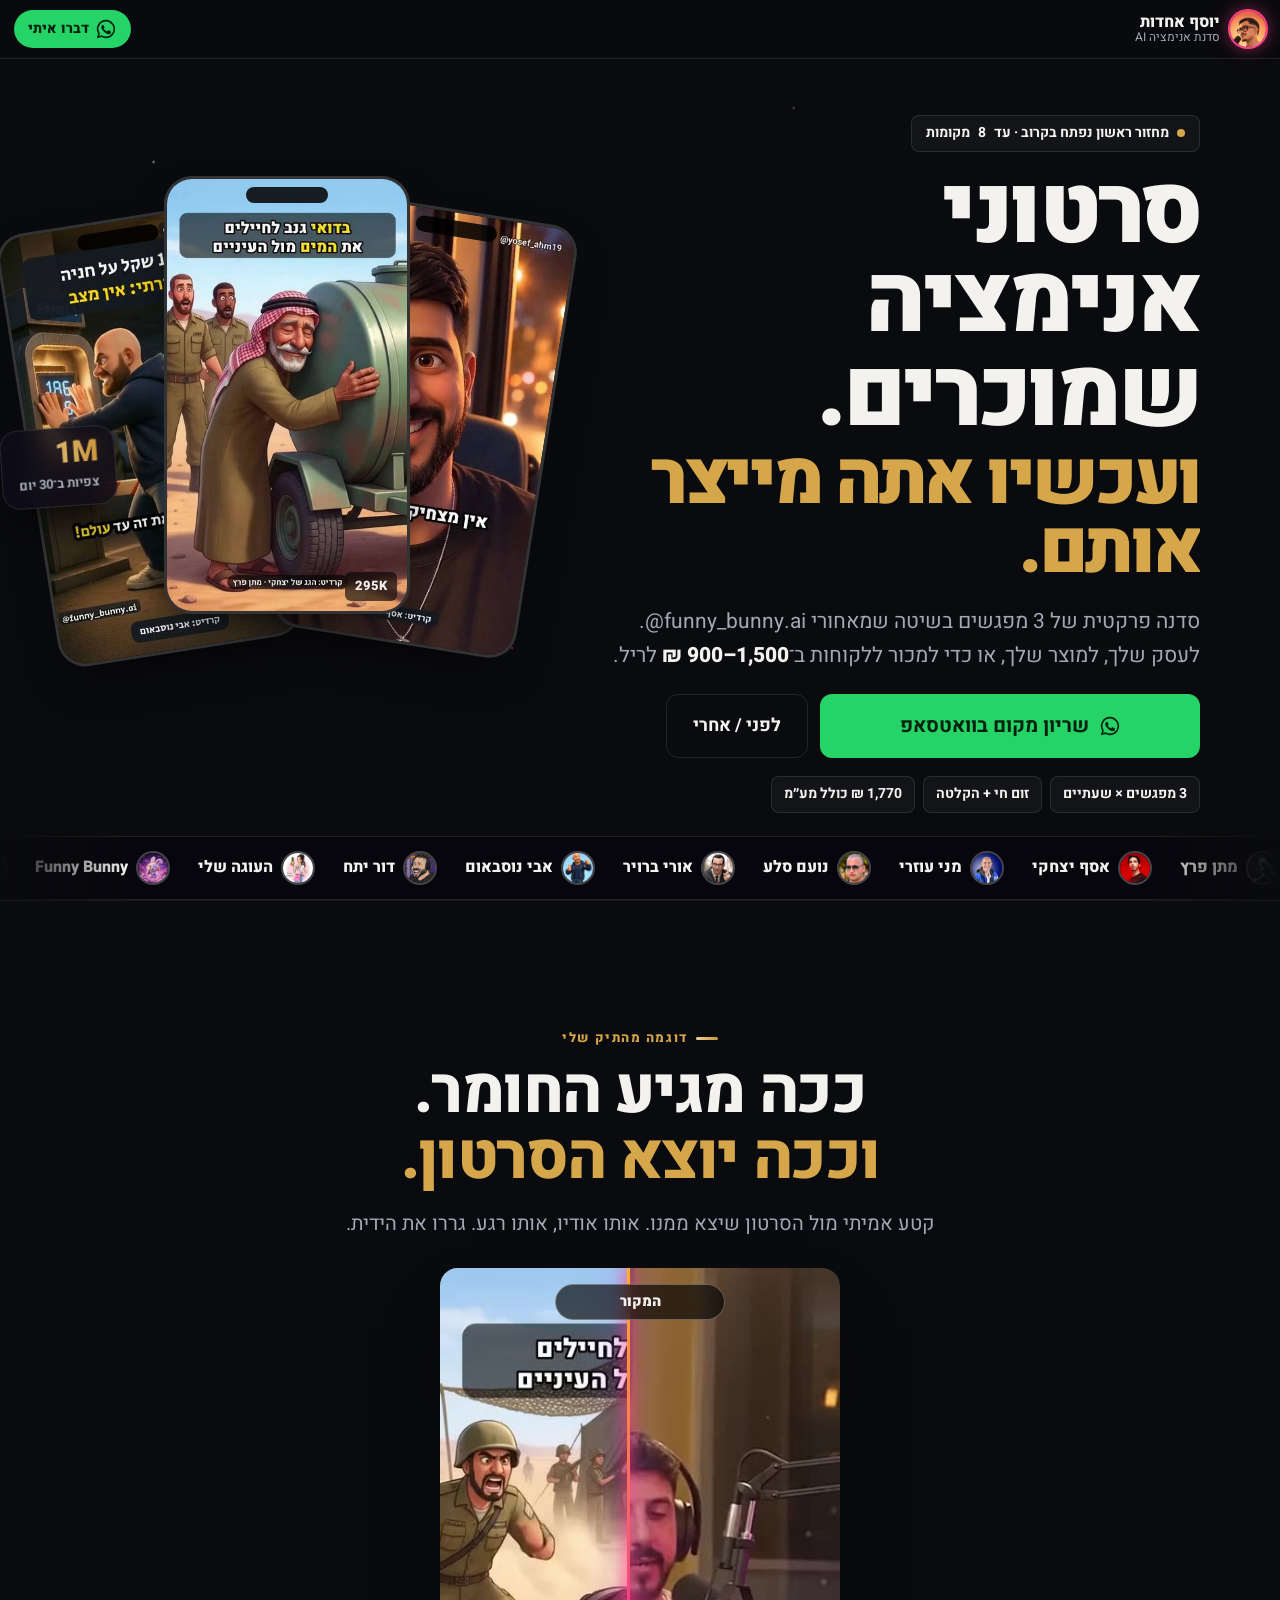
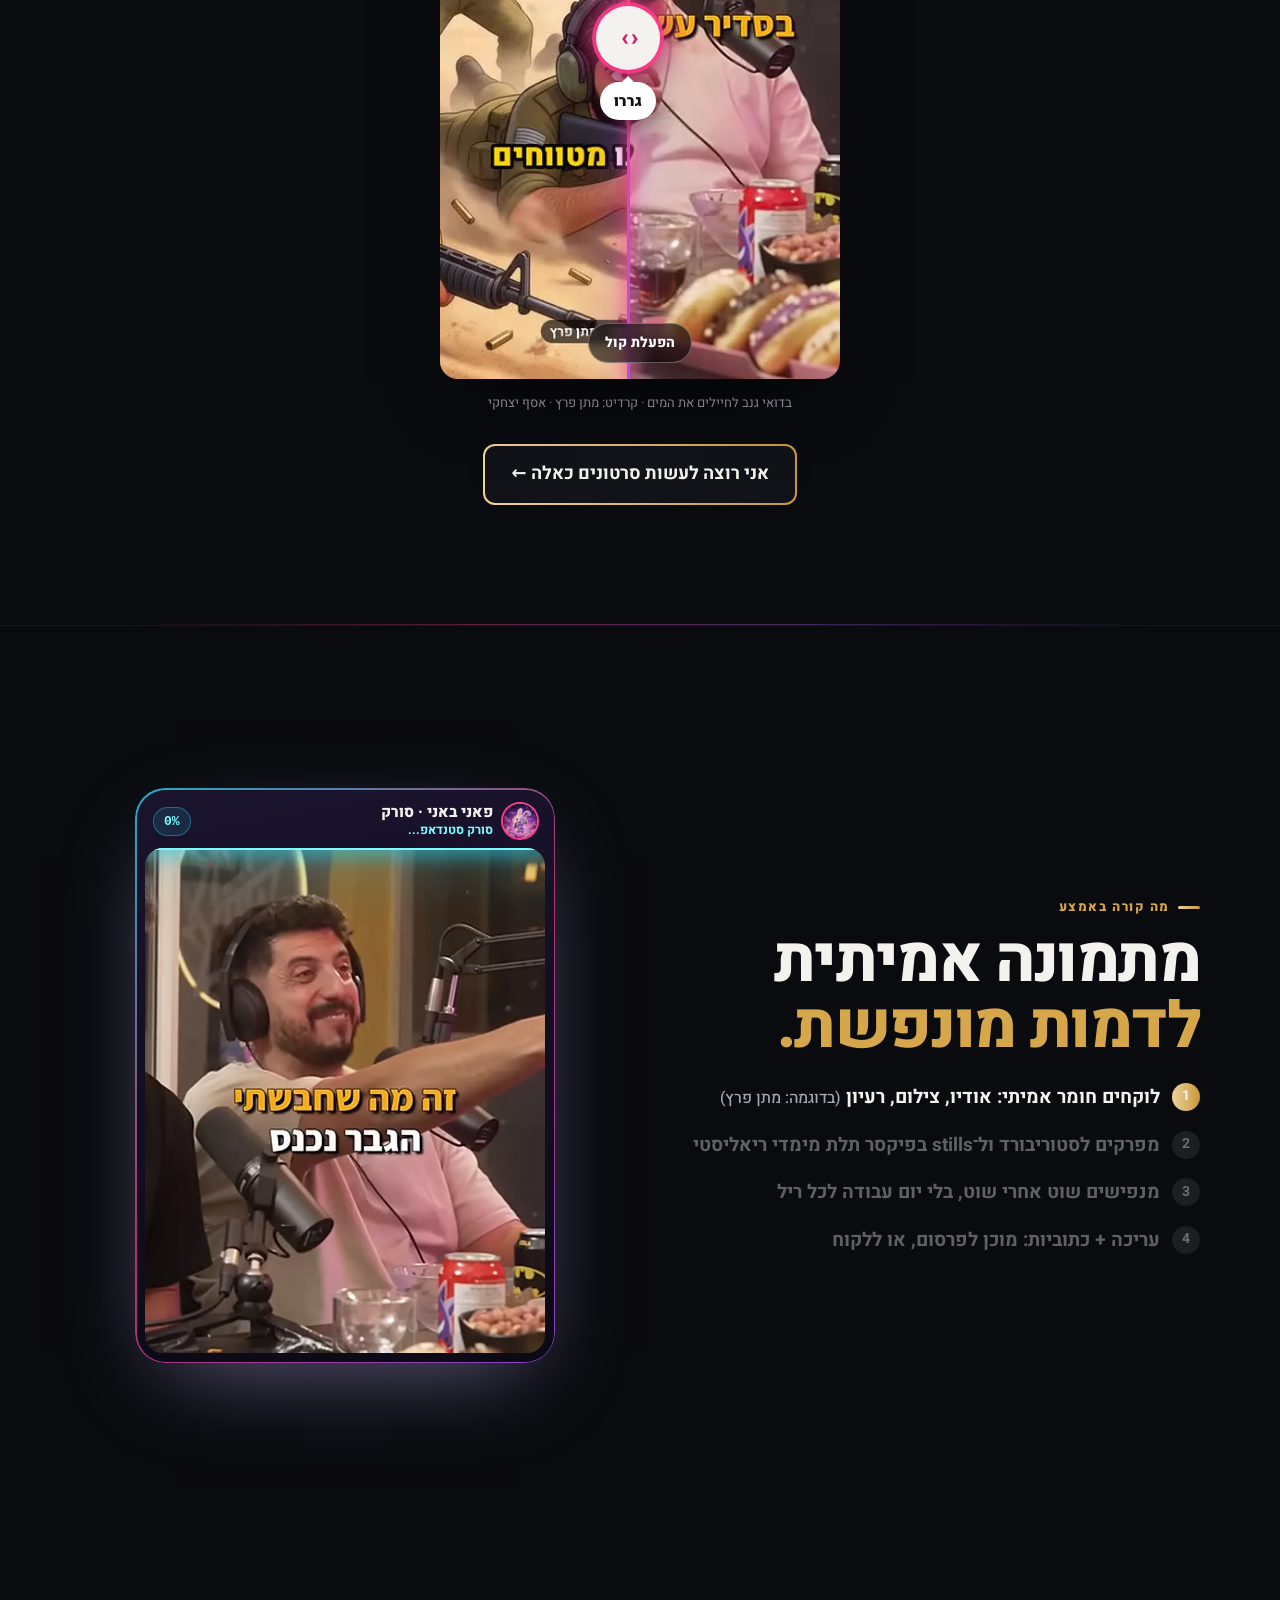
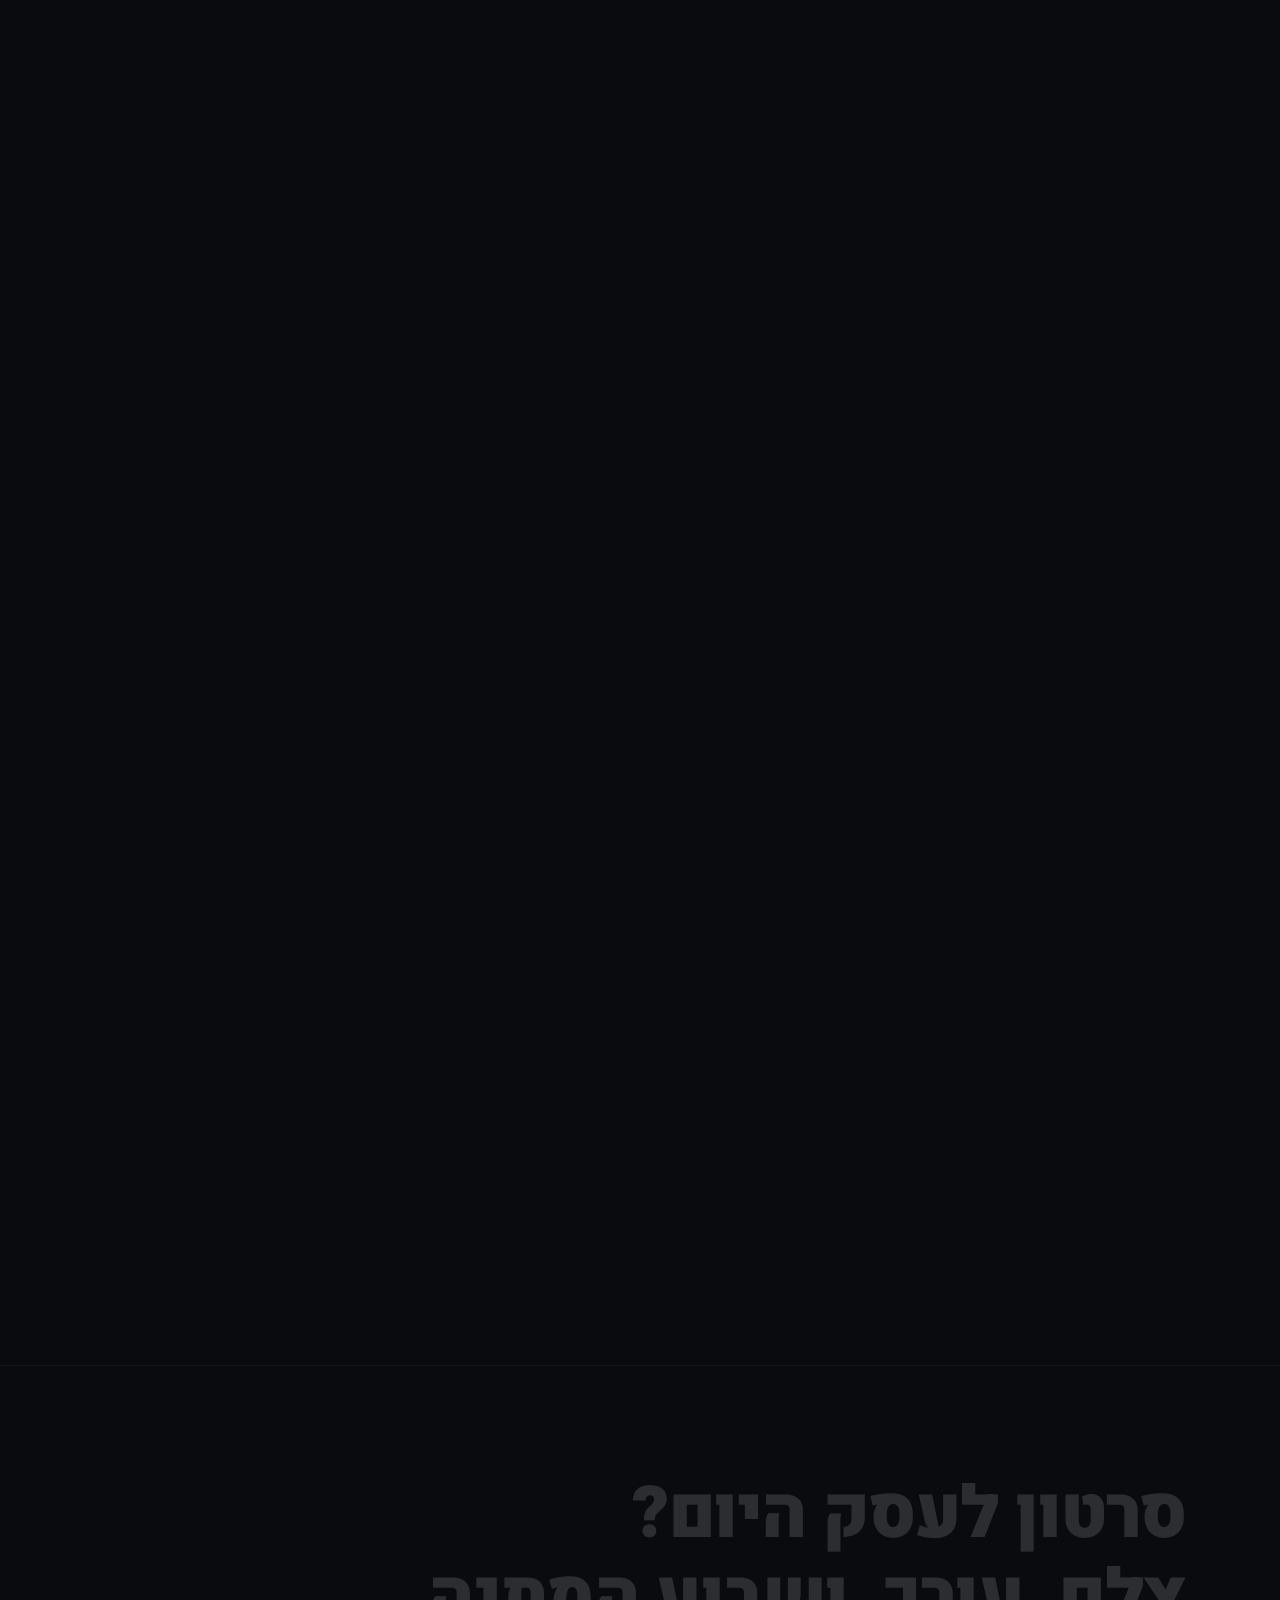
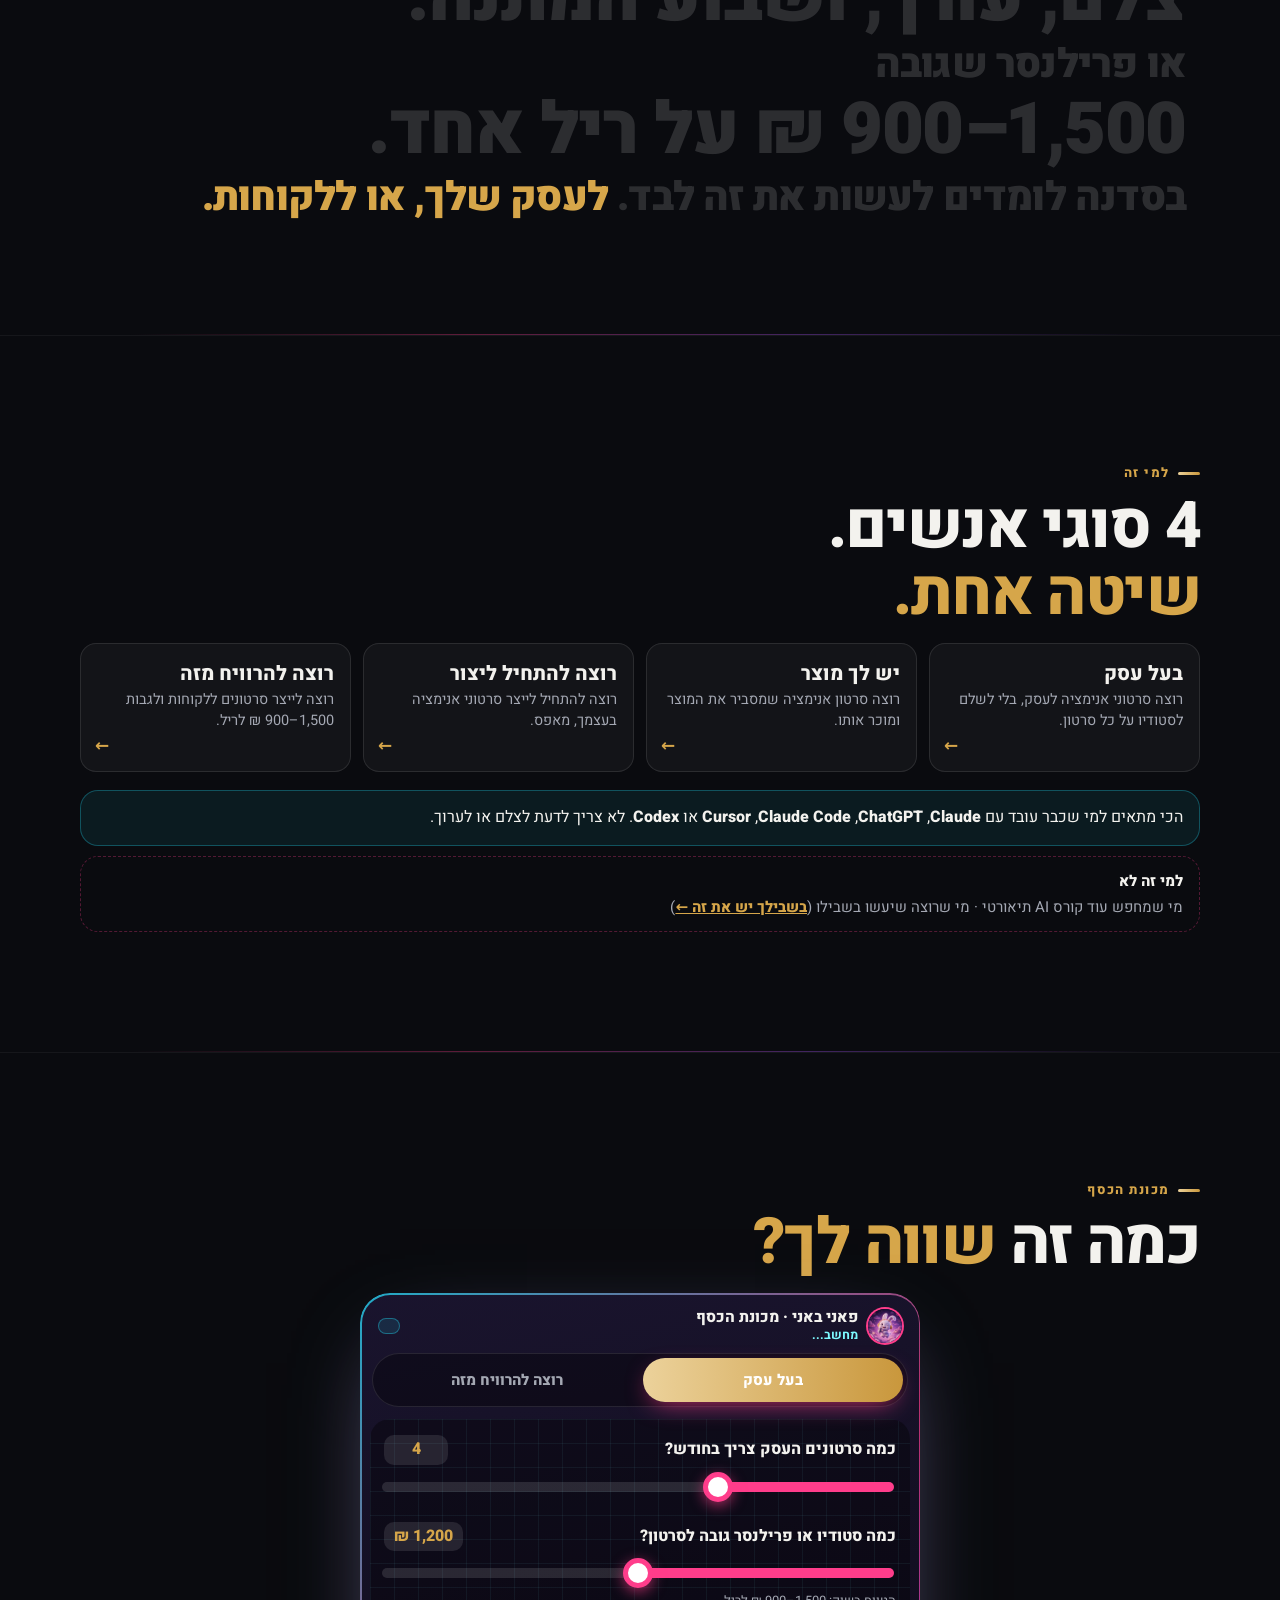
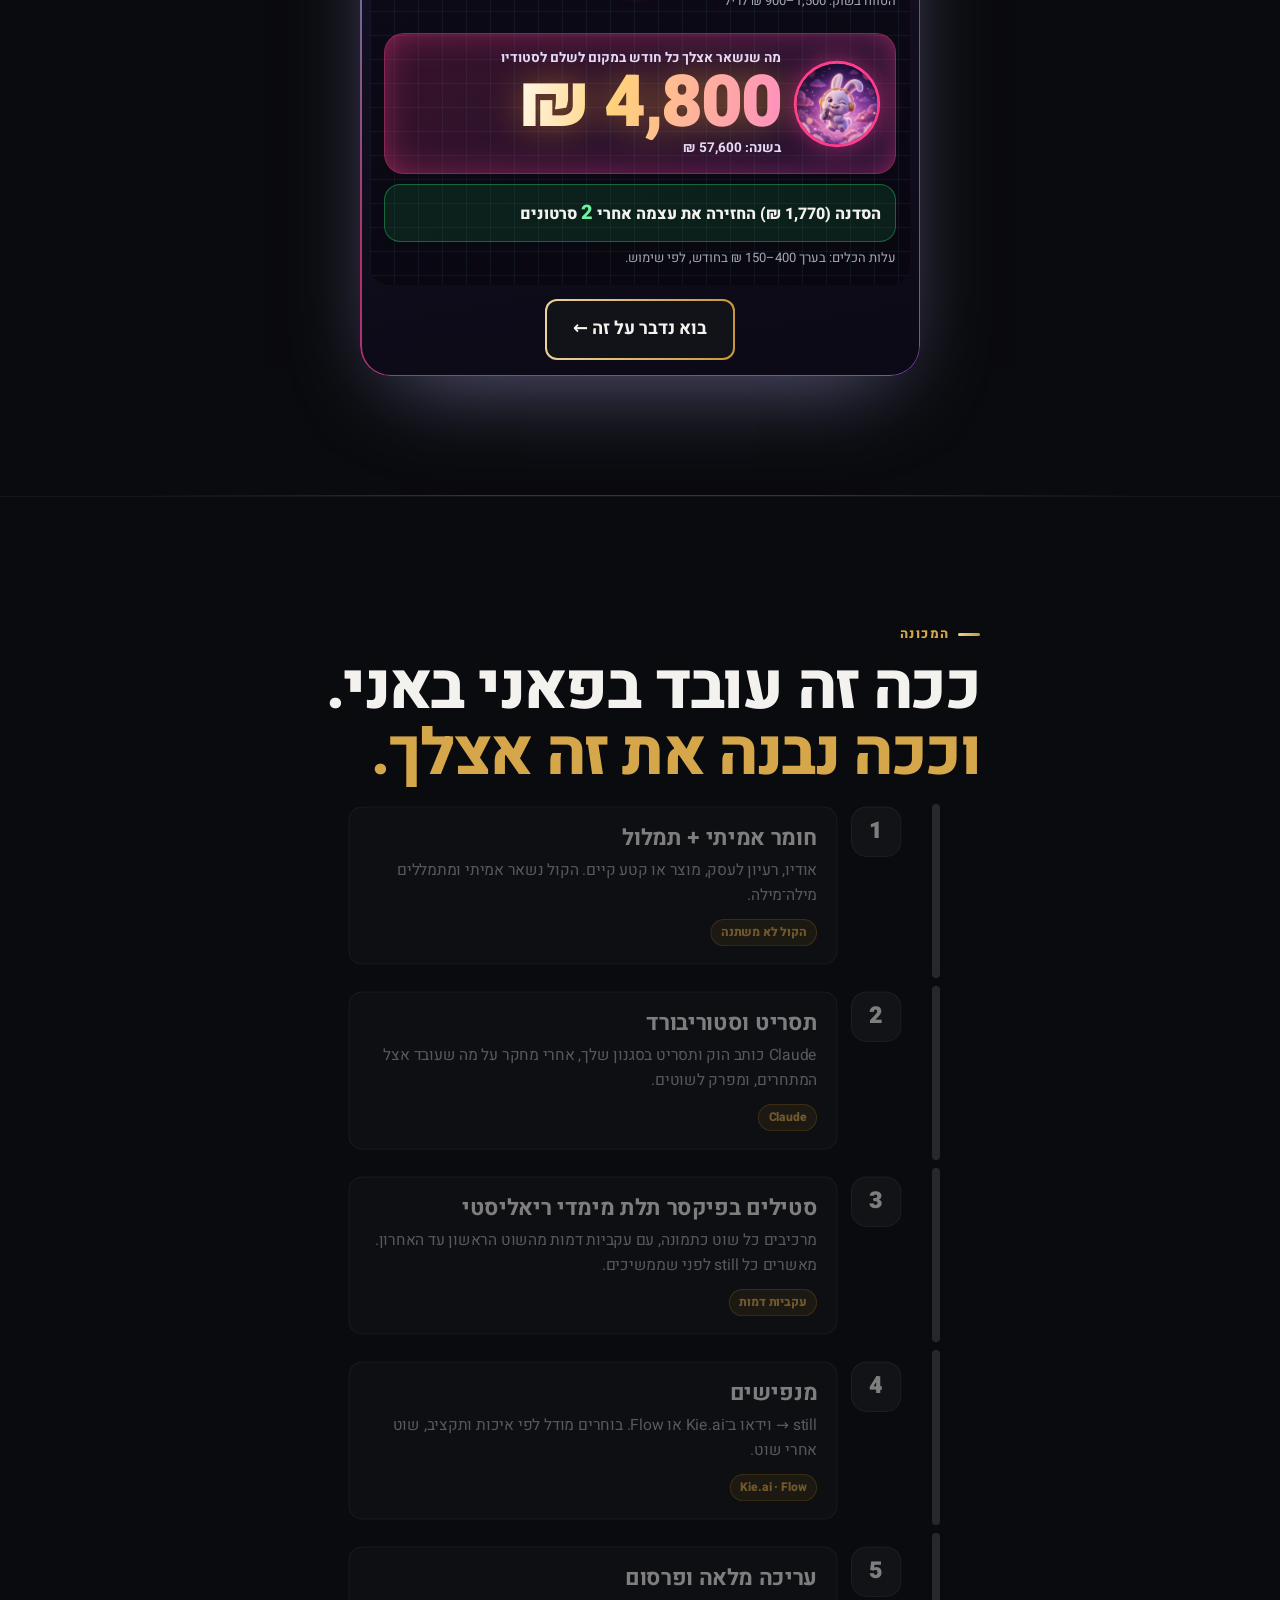
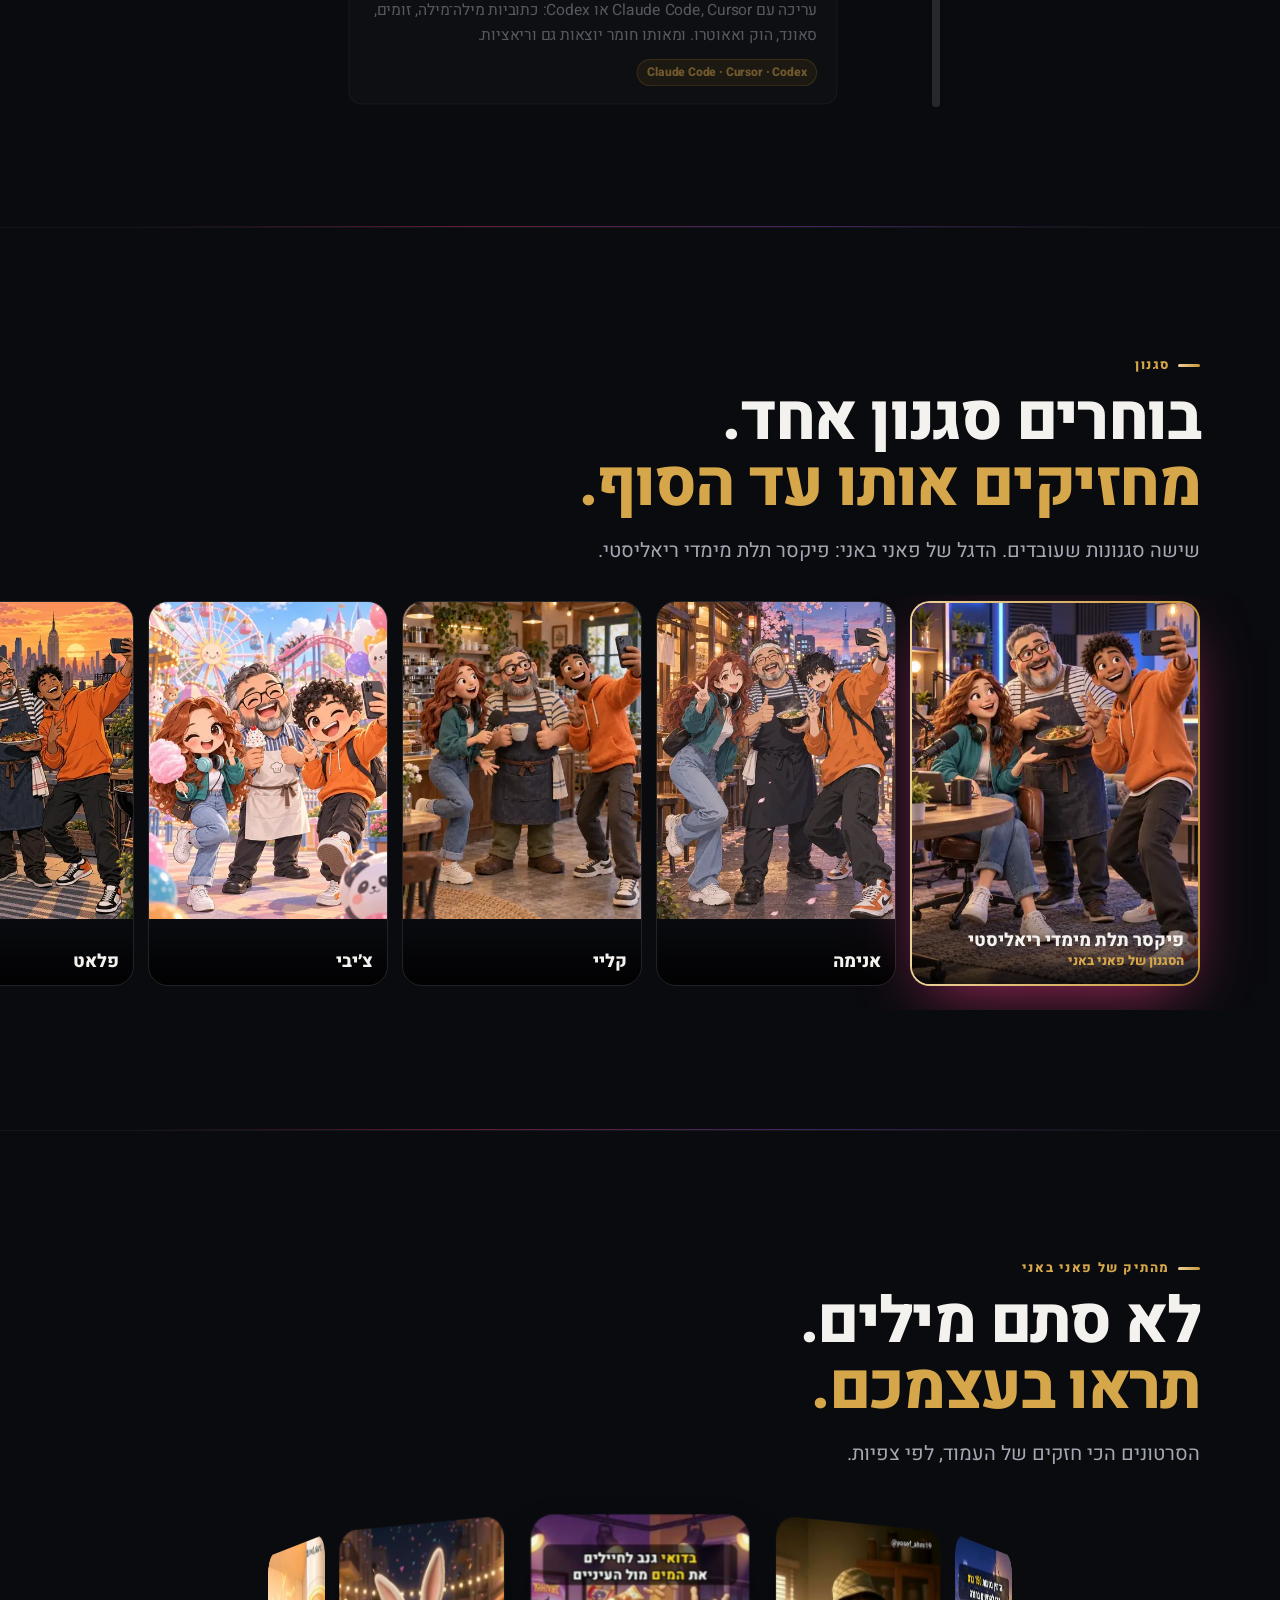
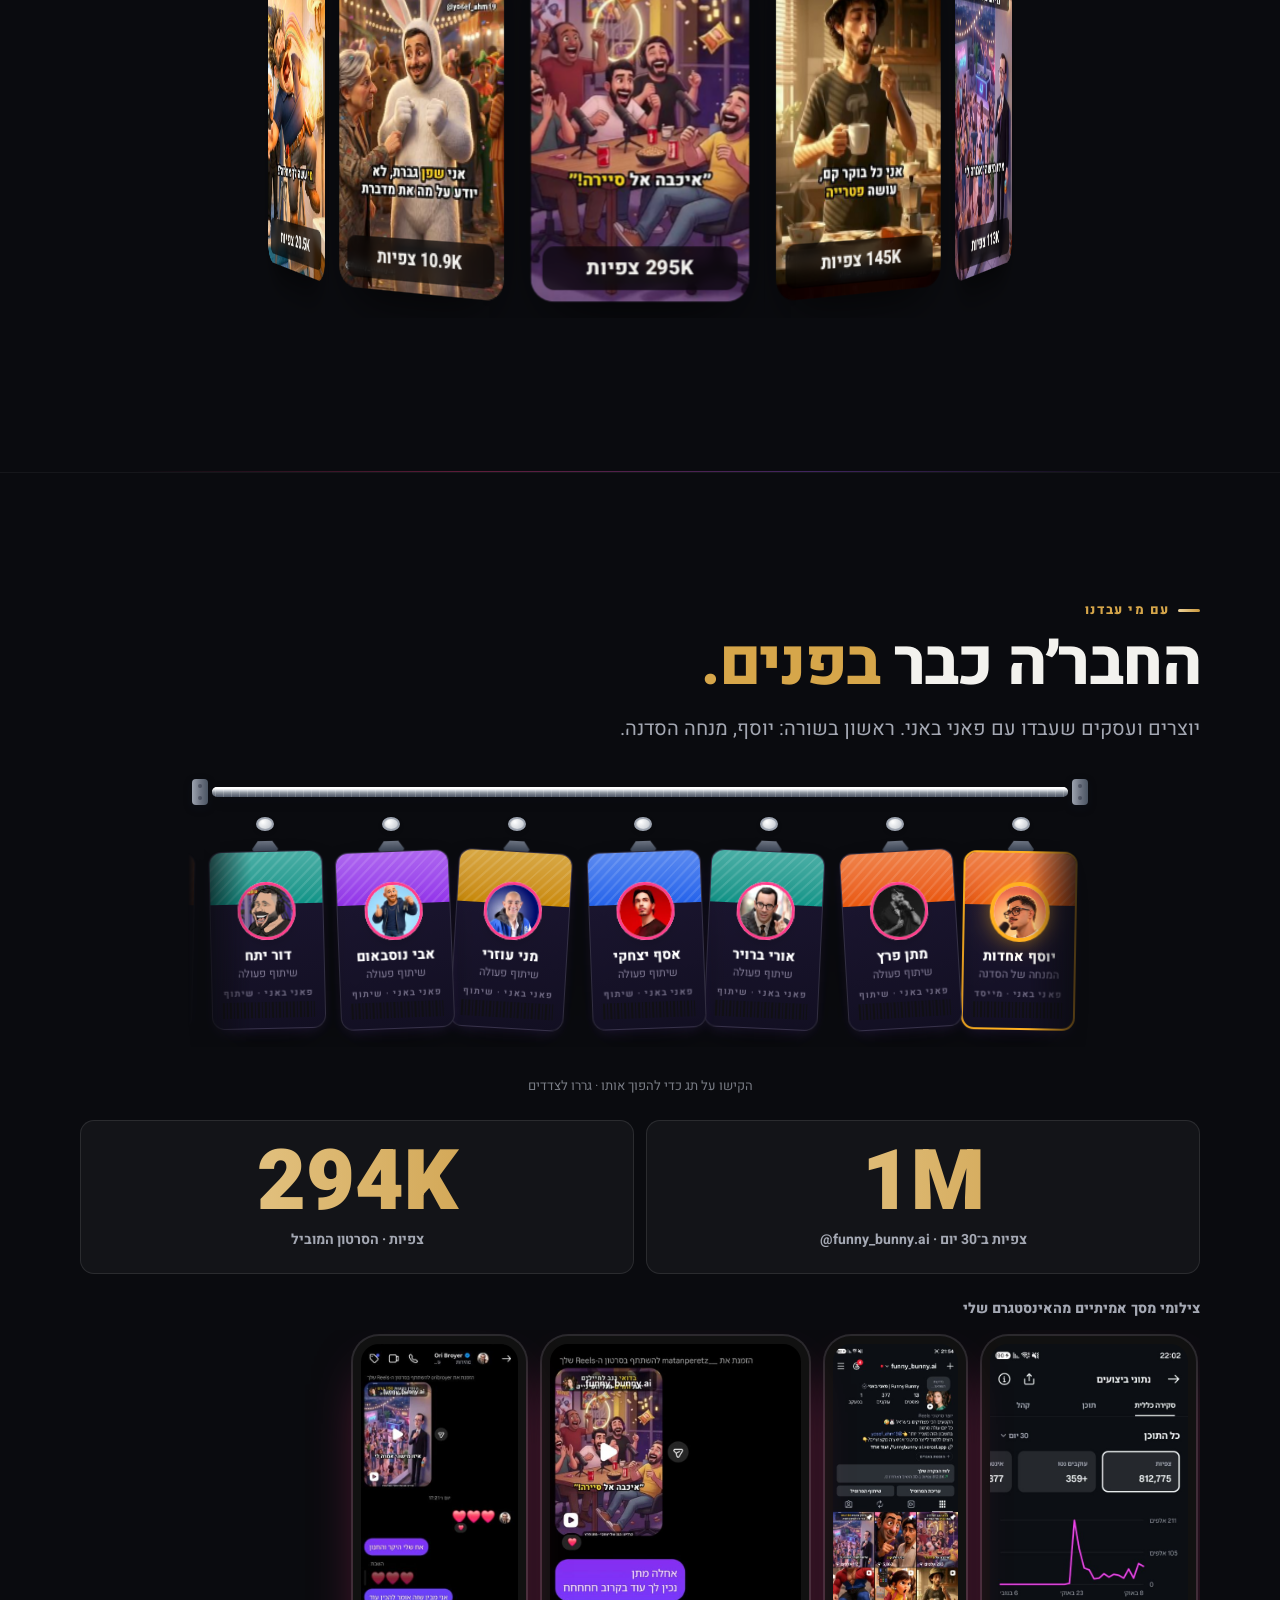
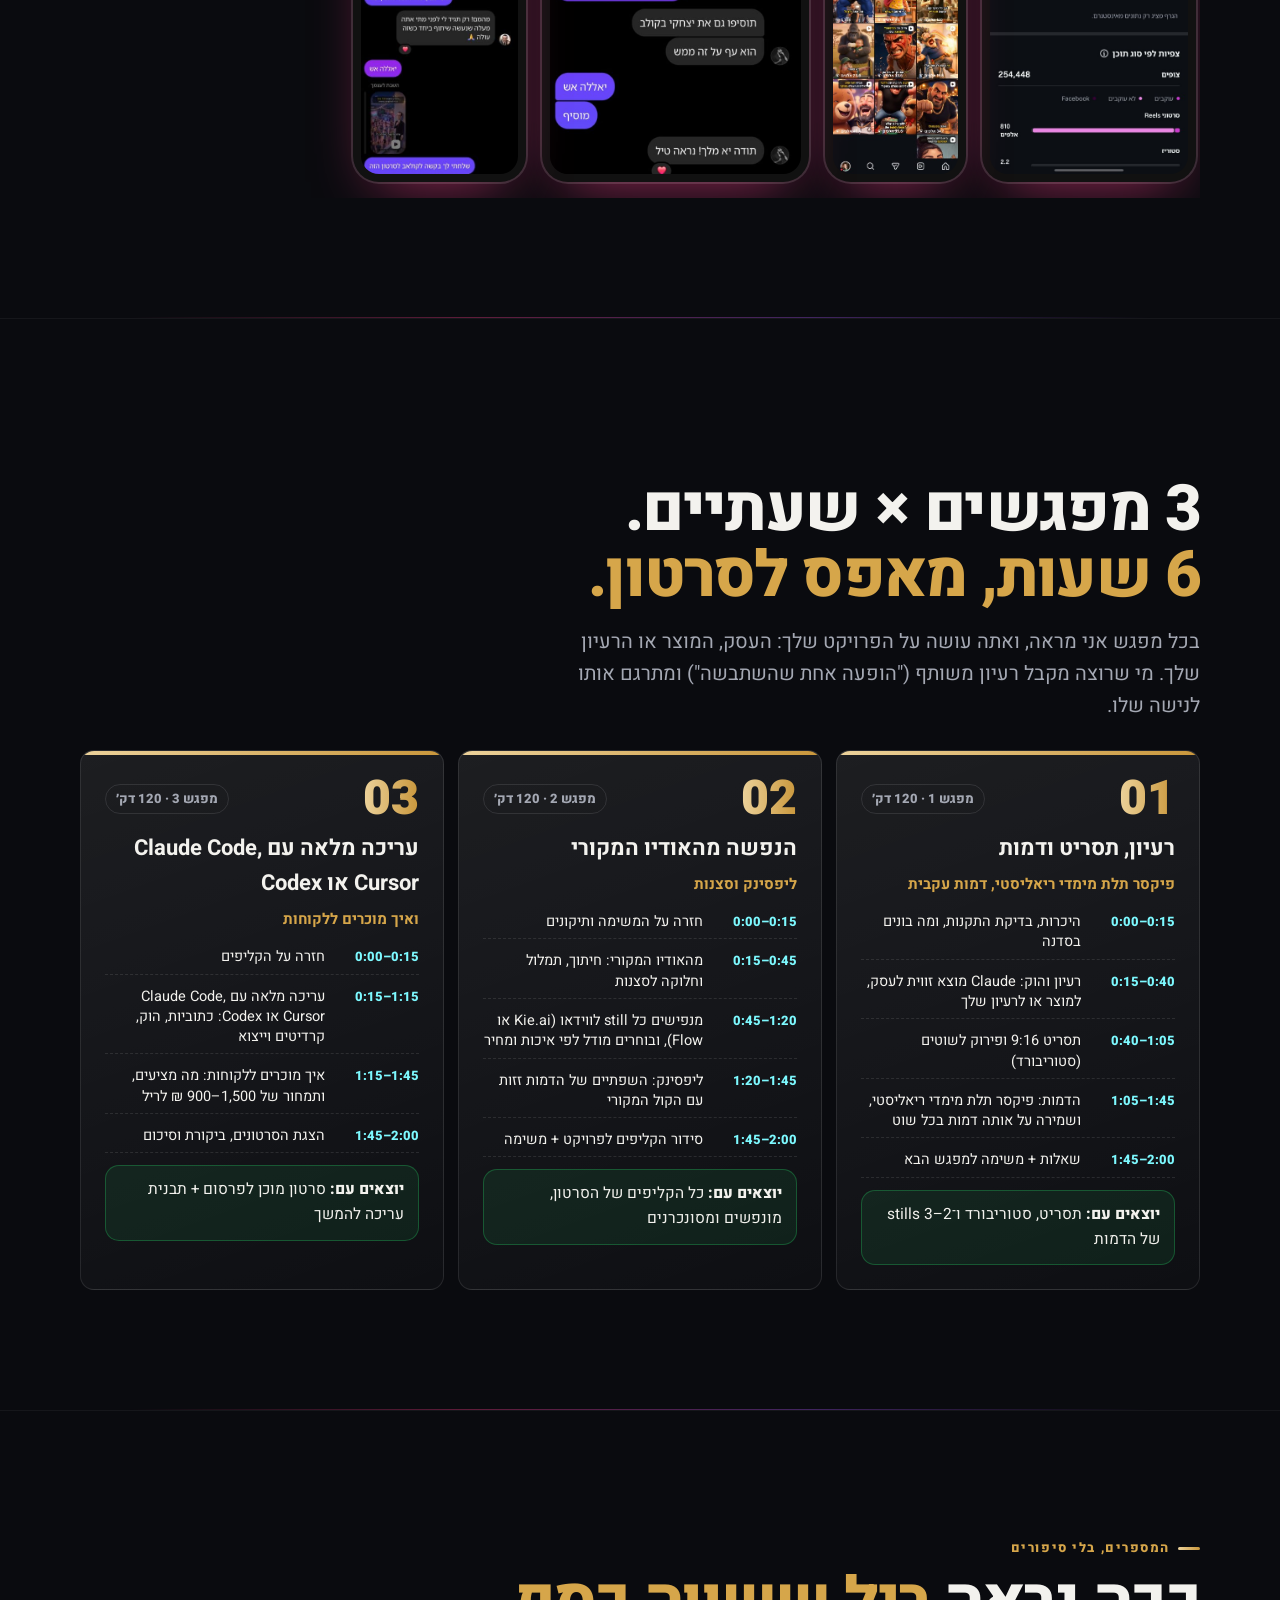
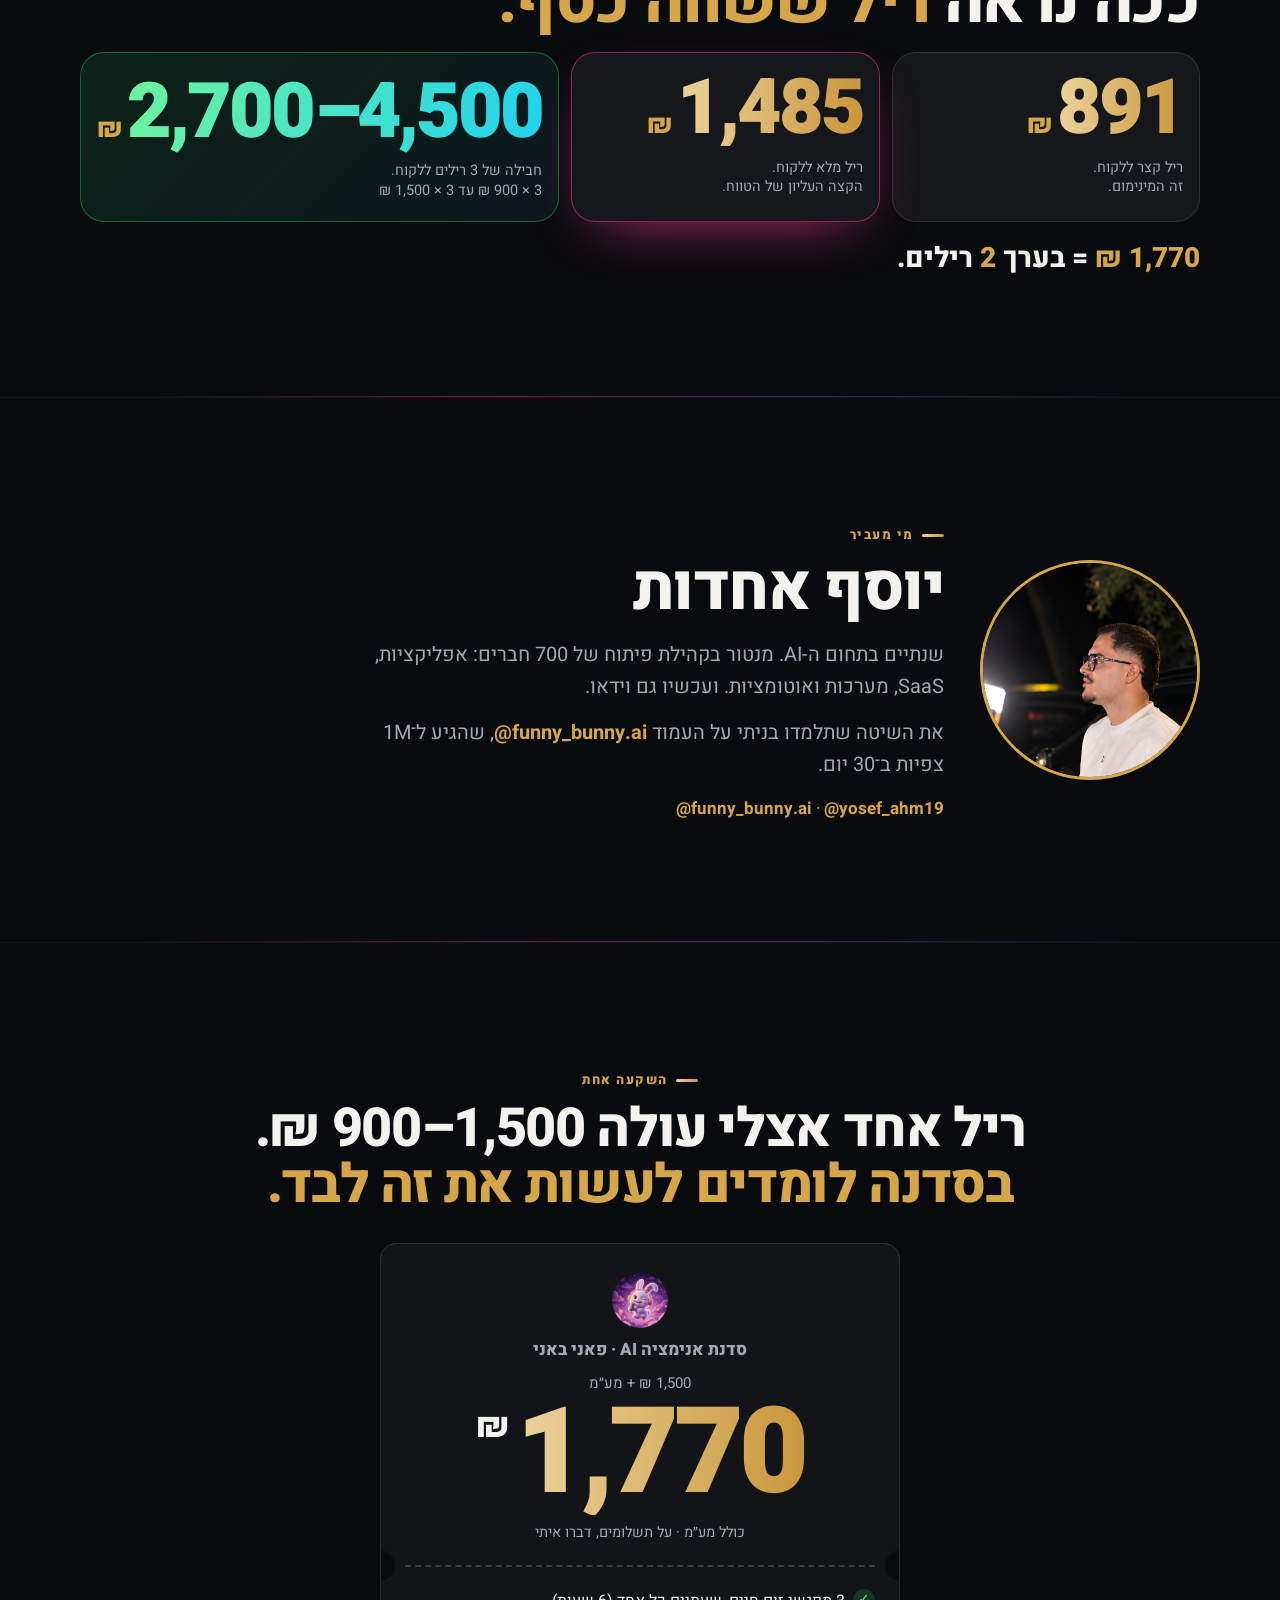
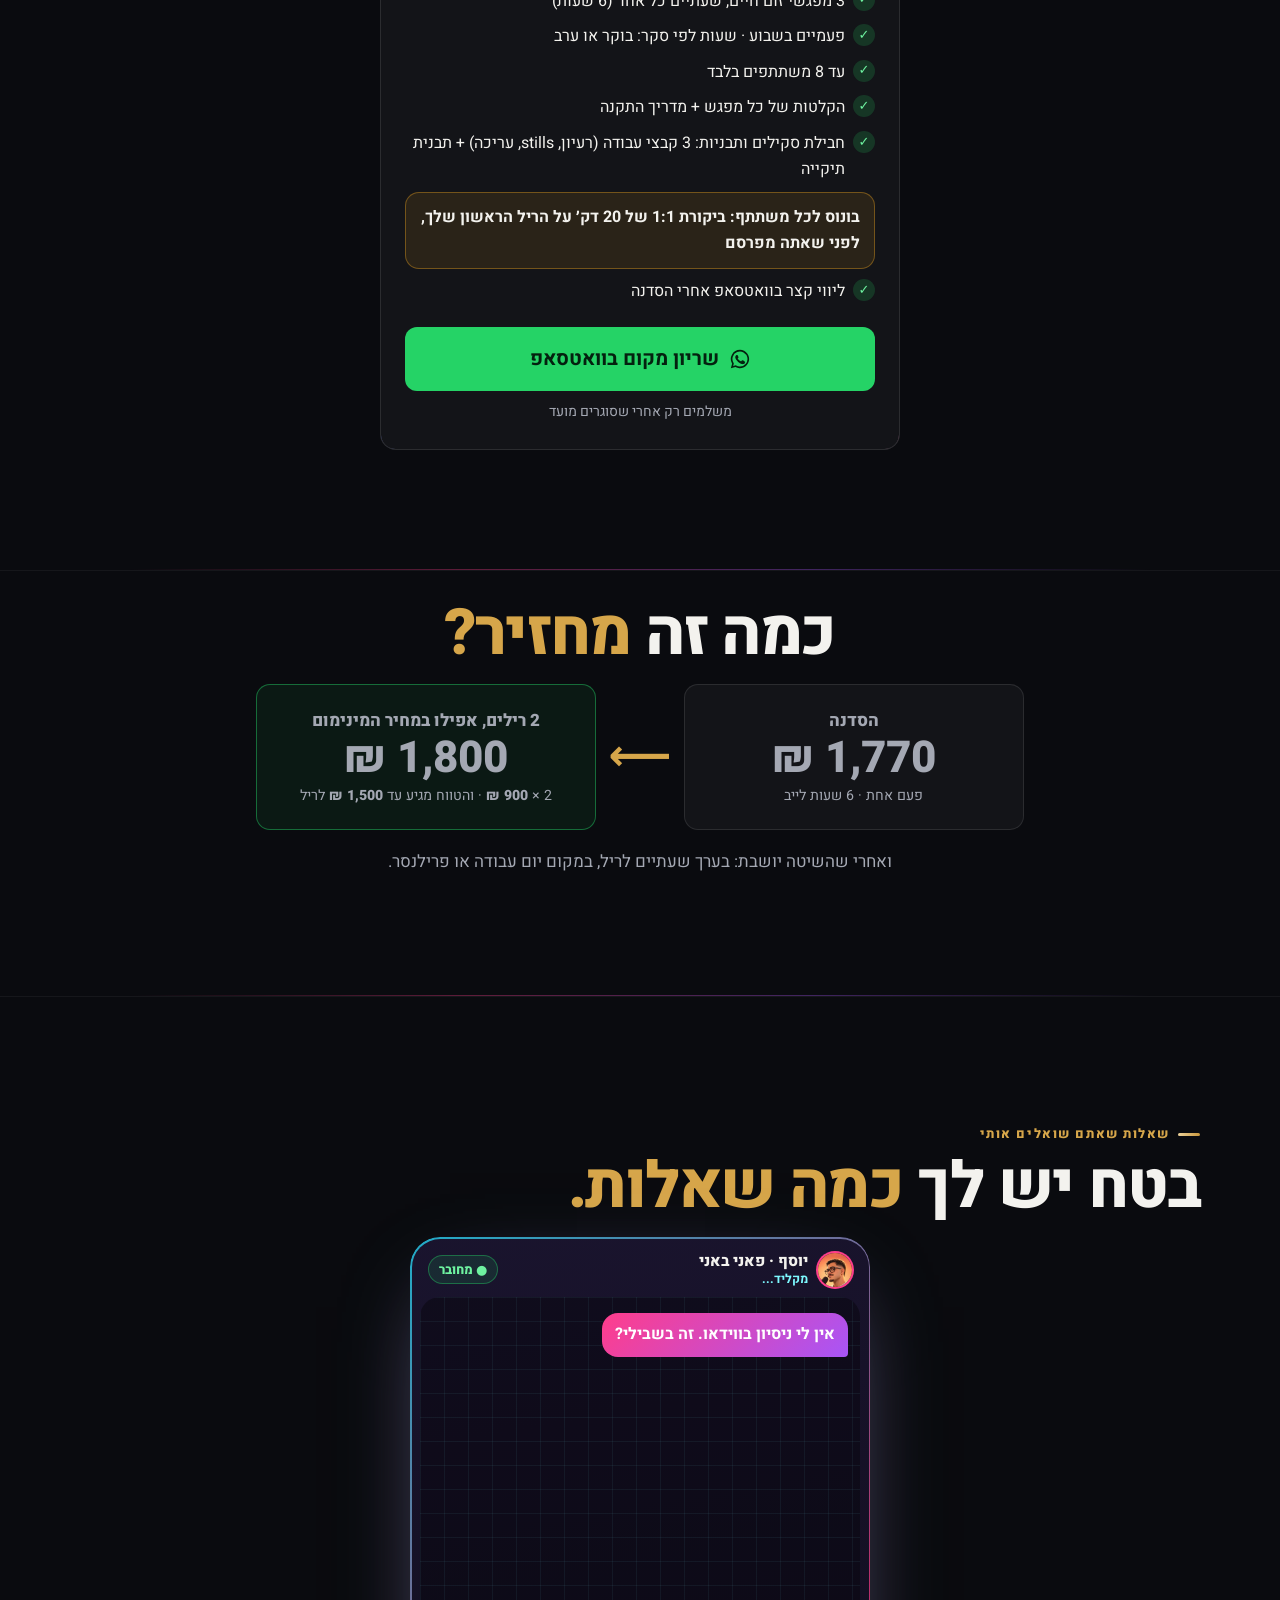
<file: funny-bunny-course/index.html>
<!doctype html>
<html lang="he" dir="rtl">
<head>
<meta charset="utf-8">
<meta name="viewport" content="width=device-width, initial-scale=1, viewport-fit=cover">
<title>סדנת אנימציה AI · יוסף אחדות</title>
<meta name="description" content="סדנה פרקטית של 3 מפגשים: לומדים לייצר סרטוני אנימציה בפיקסר תלת מימדי ריאליסטי לעסק, למוצר, או כדי למכור ללקוחות ב־900–1,500 ₪ לריל. 1,770 ₪ כולל מע״מ · עד 8 משתתפים · @funny_bunny.ai">
<meta property="og:title" content="סדנת אנימציה AI · יוסף אחדות">
<meta property="og:description" content="סרטוני אנימציה שעוצרים גלילה. לעסק שלך, או כדי למכור ללקוחות. 3 מפגשים · עד 8 משתתפים · @funny_bunny.ai">
<meta property="og:image" content="img/og.jpg">
<meta name="theme-color" content="#07060d">
<link rel="icon" href="img/bunny.webp?v=5">
<link rel="preload" href="f/heebo-hebrew.woff2?v=5" as="font" type="font/woff2" crossorigin>
<link rel="stylesheet" href="styles.css?v=13">
<link rel="stylesheet" href="lanyard.css?v=5">
<link rel="stylesheet" href="pro.css?v=2">
</head>
<body>
<a class="skip" href="#main">דלג לתוכן</a>
<div class="aurora" aria-hidden="true"><i></i><i></i><i></i></div>
<div class="grain" aria-hidden="true"></div>
<div class="spark" aria-hidden="true"></div>

<header class="top">
  <a class="brand" href="#top" aria-label="יוסף אחדות, לראש הדף"><img src="img/yosef_c.webp?v=5" alt="" width="36" height="36" style="border-radius:50%"><span><b>יוסף אחדות</b><small>סדנת אנימציה AI</small></span></a>
  <a class="top-wa" href="https://wa.me/972515688377?text=%D7%94%D7%99%D7%99%20%D7%99%D7%95%D7%A1%D7%A3%2C%20%D7%94%D7%92%D7%A2%D7%AA%D7%99%20%D7%9E%D7%94%D7%93%D7%A3%20%D7%A9%D7%9C%20%D7%94%D7%A1%D7%93%D7%A0%D7%94.%20%D7%9E%D7%AA%D7%99%20%D7%94%D7%9E%D7%97%D7%96%D7%95%D7%A8%20%D7%94%D7%91%D7%90%20%D7%A0%D7%A4%D7%AA%D7%97%3F" target="_blank" rel="noopener" data-wa="bar"><svg class="ico" viewBox="0 0 24 24" aria-hidden="true"><path fill="currentColor" d="M12 2a10 10 0 0 0-8.6 15.1L2 22l5-1.3A10 10 0 1 0 12 2Zm0 18.2a8.2 8.2 0 0 1-4.2-1.1l-.3-.2-3 .8.8-2.9-.2-.3A8.2 8.2 0 1 1 12 20.2Zm4.5-6.1c-.2-.1-1.5-.7-1.7-.8-.2-.1-.4-.1-.6.1l-.8 1c-.1.2-.3.2-.5.1a6.7 6.7 0 0 1-3.3-2.9c-.3-.4.2-.4.7-1.3.1-.2 0-.3 0-.4l-.8-1.8c-.2-.5-.4-.4-.6-.4h-.5a1 1 0 0 0-.7.3 3 3 0 0 0-.9 2.2 5.2 5.2 0 0 0 1.1 2.7 11.8 11.8 0 0 0 4.5 4c1.7.7 2.3.8 3.2.6.5-.1 1.5-.6 1.7-1.2.2-.6.2-1.1.2-1.2-.1-.1-.3-.2-.5-.3Z"/></svg><span>דברו איתי</span></a>
</header>

<main id="main">
<section class="hero" id="top">
  <div class="hero-txt">
    <p class="eyebrow"><span class="dot"></span>מחזור ראשון נפתח בקרוב · עד <span class="nw" data-p="seats"><bdi dir="ltr">8</bdi></span> מקומות</p>
    <h1 class="kin" aria-label="סרטוני אנימציה שמוכרים. ועכשיו אתה זה שמייצר אותם.">
      <span class="ln"><span>סרטוני</span> <span>אנימציה</span></span>
      <span class="ln"><span>שמוכרים.</span></span>
      <span class="ln ln-g"><span>ועכשיו</span> <span>אתה</span> <span>מייצר</span> <span>אותם.</span></span>
    </h1>
    <p class="sub">סדנה פרקטית של 3 מפגשים בשיטה שמאחורי <bdi dir="ltr">@funny_bunny.ai</bdi>. לעסק שלך, למוצר שלך, או כדי למכור ללקוחות ב־<b><span class="nw" data-p="reel"><bdi dir="ltr">900–1,500</bdi> ₪</span></b> לריל.</p>
    <div class="cta-row">
      <a class="btn btn-wa btn-xl" href="https://wa.me/972515688377?text=%D7%94%D7%99%D7%99%20%D7%99%D7%95%D7%A1%D7%A3%2C%20%D7%A8%D7%90%D7%99%D7%AA%D7%99%20%D7%90%D7%AA%20%D7%93%D7%A3%20%D7%A1%D7%93%D7%A0%D7%AA%20%D7%94%D7%90%D7%A0%D7%99%D7%9E%D7%A6%D7%99%D7%94%20AI%20%28%D7%A4%D7%90%D7%A0%D7%99%20%D7%91%D7%90%D7%A0%D7%99%20%C2%B7%201%2C770%20%E2%82%AA%29.%20%D7%A8%D7%95%D7%A6%D7%94%20%D7%9C%D7%A9%D7%9E%D7%95%D7%A2%20%D7%A2%D7%9C%20%D7%9E%D7%A7%D7%95%D7%9D%20%D7%91%D7%9E%D7%97%D7%96%D7%95%D7%A8%20%D7%94%D7%A8%D7%90%D7%A9%D7%95%D7%9F." target="_blank" rel="noopener" data-wa="hero"><svg class="ico" viewBox="0 0 24 24" aria-hidden="true"><path fill="currentColor" d="M12 2a10 10 0 0 0-8.6 15.1L2 22l5-1.3A10 10 0 1 0 12 2Zm0 18.2a8.2 8.2 0 0 1-4.2-1.1l-.3-.2-3 .8.8-2.9-.2-.3A8.2 8.2 0 1 1 12 20.2Zm4.5-6.1c-.2-.1-1.5-.7-1.7-.8-.2-.1-.4-.1-.6.1l-.8 1c-.1.2-.3.2-.5.1a6.7 6.7 0 0 1-3.3-2.9c-.3-.4.2-.4.7-1.3.1-.2 0-.3 0-.4l-.8-1.8c-.2-.5-.4-.4-.6-.4h-.5a1 1 0 0 0-.7.3 3 3 0 0 0-.9 2.2 5.2 5.2 0 0 0 1.1 2.7 11.8 11.8 0 0 0 4.5 4c1.7.7 2.3.8 3.2.6.5-.1 1.5-.6 1.7-1.2.2-.6.2-1.1.2-1.2-.1-.1-.3-.2-.5-.3Z"/></svg><span>שריון מקום בוואטסאפ</span></a>
      <a class="btn btn-ghost" href="#beforeafter">לפני / אחרי</a>
    </div>
    <ul class="chips" aria-label="פרטי הסדנה">
      <li>3 מפגשים × שעתיים</li><li>זום חי + הקלטה</li><li><span class="nw" data-p="workshop"><bdi dir="ltr">1,770</bdi> ₪</span> כולל מע״מ</li>
    </ul>
  </div>
  <div class="hero-stage" aria-label="רילים של פאני באני">
    <div class="phone ph-1"><video class="lazyv" data-src="v/h_djs.mp4?v=5" poster="v/p_djs.jpg?v=5" muted loop playsinline preload="none" aria-label="מונית עם הדייג׳ס"></video></div>
    <div class="phone ph-2"><video class="lazyv" data-src="v/h_bedouin2.mp4?v=5" poster="v/p_bedouin2.jpg?v=5" muted loop playsinline preload="none" aria-label="בדואי גנב לחיילים את המים"></video><span class="ph-tag"> 295K</span></div>
    <div class="phone ph-3"><video class="lazyv" data-src="v/h_hero-reel.mp4?v=5" poster="v/p_hero-reel.jpg?v=5" muted loop playsinline preload="none" aria-label="ריל של פאני באני"></video></div>
    
    <div class="float-stat"><b data-p="views">1M</b><span>צפיות ב־30 יום</span></div>
  </div>
  <div class="marquee" aria-label="שיתופי פעולה"><div class="mq-track"><span class="mq-i"><img src="img/c_matan.webp?v=5" alt="" width="34" height="34"><b>מתן פרץ</b></span><span class="mq-i"><img src="img/c_asaf.webp?v=5" alt="" width="34" height="34"><b>אסף יצחקי</b></span><span class="mq-i"><img src="img/c_meni.webp?v=5" alt="" width="34" height="34"><b>מני עוזרי</b></span><span class="mq-i"><img src="img/c_noam.webp?v=5" alt="" width="34" height="34"><b>נועם סלע</b></span><span class="mq-i"><img src="img/c_ori.webp?v=5" alt="" width="34" height="34"><b>אורי ברויר</b></span><span class="mq-i"><img src="img/c_avi.webp?v=5" alt="" width="34" height="34"><b>אבי נוסבאום</b></span><span class="mq-i"><img src="img/c_dor.webp?v=5" alt="" width="34" height="34"><b>דור יתח</b></span><span class="mq-i"><img src="img/cakez.webp?v=5" alt="" width="34" height="34"><b>העוגה שלי</b></span><span class="mq-i"><img src="img/bunny.webp?v=5" alt="" width="34" height="34"><b>Funny Bunny</b></span><span class="mq-i"><img src="img/c_matan.webp?v=5" alt="" width="34" height="34"><b>מתן פרץ</b></span><span class="mq-i"><img src="img/c_asaf.webp?v=5" alt="" width="34" height="34"><b>אסף יצחקי</b></span><span class="mq-i"><img src="img/c_meni.webp?v=5" alt="" width="34" height="34"><b>מני עוזרי</b></span><span class="mq-i"><img src="img/c_noam.webp?v=5" alt="" width="34" height="34"><b>נועם סלע</b></span><span class="mq-i"><img src="img/c_ori.webp?v=5" alt="" width="34" height="34"><b>אורי ברויר</b></span><span class="mq-i"><img src="img/c_avi.webp?v=5" alt="" width="34" height="34"><b>אבי נוסבאום</b></span><span class="mq-i"><img src="img/c_dor.webp?v=5" alt="" width="34" height="34"><b>דור יתח</b></span><span class="mq-i"><img src="img/cakez.webp?v=5" alt="" width="34" height="34"><b>העוגה שלי</b></span><span class="mq-i"><img src="img/bunny.webp?v=5" alt="" width="34" height="34"><b>Funny Bunny</b></span></div></div>
</section>

<section class="ba-sec" id="beforeafter">
  <div class="wrap">
    <p class="kicker">דוגמה מהתיק שלי</p>
    <h2 class="h2">ככה מגיע החומר.<br><span class="g">וככה יוצא הסרטון.</span></h2>
    <p class="lead">קטע אמיתי מול הסרטון שיצא ממנו. אותו אודיו, אותו רגע. גררו את הידית.</p>
    <div class="ba" id="ba" role="slider" tabindex="0" aria-label="לפני ואחרי: גררו כדי לחשוף את האנימציה" aria-valuemin="0" aria-valuemax="100" aria-valuenow="0" style="--p:0%">
      <div class="ba-v ba-raw" style="background-image:url(v/p_ba_o.jpg?v=7)"><video id="baA" class="ba-vid ba-vid-a" src="v/ba_o.mp4?v=7" muted autoplay loop playsinline webkit-playsinline preload="metadata" disablepictureinpicture disableremoteplayback aria-hidden="true"></video></div>
      <div class="ba-v ba-top" style="background-image:url(v/p_ba_a.jpg?v=7)"><video id="baB" class="ba-vid ba-vid-b" src="v/ba_a.mp4?v=7" muted autoplay loop playsinline webkit-playsinline preload="metadata" disablepictureinpicture disableremoteplayback aria-hidden="true"></video></div>
      <div class="ba-flip" aria-hidden="true"><div class="ba-flip-in"><span class="f-a">המקור</span><span class="f-b">אנימציה</span></div></div>
      <div class="ba-line" aria-hidden="true">
        <span class="ba-grip"><i class="ear ear-l"></i><i class="ear ear-r"></i><b>‹ ›</b></span>
        <span class="ba-tip" id="baHint">גררו</span>
      </div>
      <button class="snd-btn" id="baSnd" type="button" aria-pressed="false">הפעלת קול</button>
    </div>
    <p class="credit">בדואי גנב לחיילים את המים · קרדיט: מתן פרץ · אסף יצחקי</p>
    <div class="cta-c"><a class="btn btn-line" href="https://wa.me/972515688377?text=%D7%94%D7%99%D7%99%20%D7%99%D7%95%D7%A1%D7%A3%2C%20%D7%A8%D7%90%D7%99%D7%AA%D7%99%20%D7%90%D7%AA%20%D7%94%D7%9C%D7%A4%D7%A0%D7%99/%D7%90%D7%97%D7%A8%D7%99%20%D7%91%D7%93%D7%A3.%20%D7%A8%D7%95%D7%A6%D7%94%20%D7%9C%D7%9C%D7%9E%D7%95%D7%93%20%D7%9C%D7%A2%D7%A9%D7%95%D7%AA%20%D7%A1%D7%A8%D7%98%D7%95%D7%A0%D7%99%D7%9D%20%D7%9B%D7%90%D7%9C%D7%94." target="_blank" rel="noopener" data-wa="lab">אני רוצה לעשות סרטונים כאלה ←</a></div>
  </div>
</section>

<section class="scan" id="scan" aria-label="מתמונה אמיתית לדמות מונפשת">
  <div class="scan-sticky">
    <div class="wrap scan-grid">
      <div class="scan-copy">
        <p class="kicker">מה קורה באמצע</p>
        <h2 class="h2">מתמונה אמיתית<br><span class="g">לדמות מונפשת.</span></h2>
        <ol class="scan-steps" id="scanSteps">
          <li class="on">לוקחים חומר אמיתי: אודיו, צילום, רעיון <small>(בדוגמה: מתן פרץ)</small></li>
          <li>מפרקים לסטוריבורד ול־stills בפיקסר תלת מימדי ריאליסטי</li>
          <li>מנפישים שוט אחרי שוט, בלי יום עבודה לכל ריל</li>
          <li>עריכה + כתוביות: מוכן לפרסום, או ללקוח</li>
        </ol>
      </div>
      <div class="dev dev-scan">
        <div class="dev-head"><img src="img/bunny.webp?v=5" alt="" width="34" height="34"><div><b>פאני באני · סורק</b><small id="scanState">סורק תמונה...</small></div><span class="dev-pill" id="scanPct">0%</span></div>
        <div class="scan-frame" id="scanFrame" style="--s:0">
          <img class="sc-a" src="v/scan-a.webp?v=5" alt="מתן פרץ, פריים מקורי" width="760" height="960" loading="lazy">
          <img class="sc-b" src="v/scan-b.webp?v=5" alt="אותו רגע כדמות מונפשת בפיקסר תלת מימדי ריאליסטי" width="760" height="960" loading="lazy">
          <div class="sc-grid" aria-hidden="true"></div>
          <div class="sc-line" aria-hidden="true"></div>
          <span class="sc-done" aria-hidden="true"> מוכן לפרסום</span>
        </div>
      </div>
    </div>
  </div>
</section>

<section class="pain" aria-label="למה זה קשה היום">
  <div class="wrap">
    <p class="pl">סרטון לעסק היום?</p>
    <p class="pl">צלם, עורך, ושבוע המתנה.</p>
    <p class="pl pl-s">או פרילנסר שגובה</p>
    <p class="pl pl-hot"><span class="nw" data-p="reel"><bdi dir="ltr">900–1,500</bdi> ₪</span> על ריל אחד.</p>
    <p class="pl pl-s pl-ans">בסדנה לומדים לעשות את זה לבד. <span class="g">לעסק שלך, או ללקוחות.</span></p>
  </div>
</section>

<section class="who" id="who">
  <div class="wrap">
    <p class="kicker">למי זה</p>
    <h2 class="h2">4 סוגי אנשים.<br><span class="g">שיטה אחת.</span></h2>
    <div class="trk-grid"><a class="trk" href="https://wa.me/972515688377?text=%D7%94%D7%99%D7%99%20%D7%99%D7%95%D7%A1%D7%A3%2C%20%D7%99%D7%A9%20%D7%9C%D7%99%20%D7%A2%D7%A1%D7%A7%20%D7%95%D7%90%D7%A0%D7%99%20%D7%A8%D7%95%D7%A6%D7%94%20%D7%9C%D7%9C%D7%9E%D7%95%D7%93%20%D7%9C%D7%99%D7%99%D7%A6%D7%A8%20%D7%A1%D7%A8%D7%98%D7%95%D7%A0%D7%99%20%D7%90%D7%A0%D7%99%D7%9E%D7%A6%D7%99%D7%94%20%D7%91%D7%A2%D7%A6%D7%9E%D7%99.%20%D7%90%D7%A4%D7%A9%D7%A8%20%D7%A4%D7%A8%D7%98%D7%99%D7%9D%20%D7%A2%D7%9C%20%D7%94%D7%A1%D7%93%D7%A0%D7%94%3F" target="_blank" rel="noopener" data-wa="biz"><span class="trk-ic"></span><b>בעל עסק</b><span>רוצה סרטוני אנימציה לעסק, בלי לשלם לסטודיו על כל סרטון.</span><i aria-hidden="true">←</i></a><a class="trk" href="https://wa.me/972515688377?text=%D7%94%D7%99%D7%99%20%D7%99%D7%95%D7%A1%D7%A3%2C%20%D7%99%D7%A9%20%D7%9C%D7%99%20%D7%A2%D7%A1%D7%A7%20%D7%95%D7%90%D7%A0%D7%99%20%D7%A8%D7%95%D7%A6%D7%94%20%D7%9C%D7%9C%D7%9E%D7%95%D7%93%20%D7%9C%D7%99%D7%99%D7%A6%D7%A8%20%D7%A1%D7%A8%D7%98%D7%95%D7%A0%D7%99%20%D7%90%D7%A0%D7%99%D7%9E%D7%A6%D7%99%D7%94%20%D7%91%D7%A2%D7%A6%D7%9E%D7%99.%20%D7%90%D7%A4%D7%A9%D7%A8%20%D7%A4%D7%A8%D7%98%D7%99%D7%9D%20%D7%A2%D7%9C%20%D7%94%D7%A1%D7%93%D7%A0%D7%94%3F" target="_blank" rel="noopener" data-wa="biz"><span class="trk-ic"></span><b>יש לך מוצר</b><span>רוצה סרטון אנימציה שמסביר את המוצר ומוכר אותו.</span><i aria-hidden="true">←</i></a><a class="trk" href="https://wa.me/972515688377?text=%D7%94%D7%99%D7%99%20%D7%99%D7%95%D7%A1%D7%A3%2C%20%D7%A8%D7%90%D7%99%D7%AA%D7%99%20%D7%90%D7%AA%20%D7%93%D7%A3%20%D7%A1%D7%93%D7%A0%D7%AA%20%D7%94%D7%90%D7%A0%D7%99%D7%9E%D7%A6%D7%99%D7%94%20AI%20%28%D7%A4%D7%90%D7%A0%D7%99%20%D7%91%D7%90%D7%A0%D7%99%20%C2%B7%201%2C770%20%E2%82%AA%29.%20%D7%A8%D7%95%D7%A6%D7%94%20%D7%9C%D7%A9%D7%9E%D7%95%D7%A2%20%D7%A2%D7%9C%20%D7%9E%D7%A7%D7%95%D7%9D%20%D7%91%D7%9E%D7%97%D7%96%D7%95%D7%A8%20%D7%94%D7%A8%D7%90%D7%A9%D7%95%D7%9F." target="_blank" rel="noopener" data-wa="hero"><span class="trk-ic"></span><b>רוצה להתחיל ליצור</b><span>רוצה להתחיל לייצר סרטוני אנימציה בעצמך, מאפס.</span><i aria-hidden="true">←</i></a><a class="trk" href="https://wa.me/972515688377?text=%D7%94%D7%99%D7%99%20%D7%99%D7%95%D7%A1%D7%A3%2C%20%D7%90%D7%A0%D7%99%20%D7%A8%D7%95%D7%A6%D7%94%20%D7%9C%D7%9C%D7%9E%D7%95%D7%93%20%D7%9C%D7%99%D7%99%D7%A6%D7%A8%20%D7%A1%D7%A8%D7%98%D7%95%D7%A0%D7%99%20%D7%90%D7%A0%D7%99%D7%9E%D7%A6%D7%99%D7%94%20%D7%9C%D7%9C%D7%A7%D7%95%D7%97%D7%95%D7%AA%20%D7%95%D7%9C%D7%92%D7%91%D7%95%D7%AA%20900%E2%80%931%2C500%20%E2%82%AA%20%D7%9C%D7%A8%D7%99%D7%9C.%20%D7%90%D7%A4%D7%A9%D7%A8%20%D7%A4%D7%A8%D7%98%D7%99%D7%9D%3F" target="_blank" rel="noopener" data-wa="earn"><span class="trk-ic"></span><b>רוצה להרוויח מזה</b><span>רוצה לייצר סרטונים ללקוחות ולגבות <span class="nw" data-p="reel"><bdi dir="ltr">900–1,500</bdi> ₪</span> לריל.</span><i aria-hidden="true">←</i></a></div>
    <p class="who-tech"> הכי מתאים למי שכבר עובד עם <b><bdi>Claude</bdi></b>, <b><bdi>ChatGPT</bdi></b>, <b><bdi>Claude Code</bdi></b>, <b><bdi>Cursor</bdi></b> או <b><bdi>Codex</bdi></b>. לא צריך לדעת לצלם או לערוך.</p>
    <div class="who-no">
      <b>למי זה לא </b>
      <span>מי שמחפש עוד קורס AI תיאורטי · מי שרוצה שיעשו בשבילו (<a href="https://yosef-animation-landing.vercel.app/" target="_blank" rel="noopener">בשבילך יש את זה ←</a>)</span>
    </div>
  </div>
</section>

<section class="mm-sec" id="calc">
  <div class="wrap">
    <p class="kicker">מכונת הכסף </p>
    <h2 class="h2">כמה זה <span class="g">שווה לך?</span></h2>
    <div class="dev dev-mm">
      <div class="dev-head"><img src="img/bunny.webp?v=5" alt="" width="34" height="34"><div><b>פאני באני · מכונת הכסף</b><small id="mmState">מחשב...</small></div><span class="dev-pill" id="mmMood"></span></div>
      <div class="mm-tabs" role="tablist" aria-label="בחרו מסלול">
        <button role="tab" id="tabBiz" aria-selected="true" aria-controls="mmBody" data-mode="biz"> בעל עסק</button>
        <button role="tab" id="tabEarn" aria-selected="false" aria-controls="mmBody" data-mode="earn"> רוצה להרוויח מזה</button>
      </div>
      <div class="mm-body" id="mmBody" role="tabpanel">
        <div class="rng"><label for="mV"><span id="lblV">כמה סרטונים העסק צריך בחודש?</span> <output id="oV">4</output></label><input type="range" id="mV" min="1" max="10" value="4"></div>
        <div class="rng"><label for="mP"><span id="lblP">כמה סטודיו או פרילנסר גובה לסרטון?</span> <output id="oP">1,200 ₪</output></label><input type="range" id="mP" min="900" max="1500" step="50" value="1200"><small>הטווח בשוק: <span class="nw" data-p="reel"><bdi dir="ltr">900–1,500</bdi> ₪</span> לריל</small></div>
        <div class="mm-out">
          <span class="mm-bunny" id="mmBunny" aria-hidden="true"><img src="img/bunny.webp?v=5" alt="" width="84" height="84"><i class="coins" id="coins"></i></span>
          <div><small id="outLbl">מה שנשאר אצלך כל חודש במקום לשלם לסטודיו</small><b class="mm-num"><bdi dir="ltr" id="outNum">4,800</bdi> ₪</b><small id="outYear">בשנה: 57,600 ₪</small></div>
        </div>
        <p class="mm-punch" id="mmPunch">הסדנה (<span class="nw" data-p="workshop"><bdi dir="ltr">1,770</bdi> ₪</span>) החזירה את עצמה אחרי <b id="mmX">2</b> סרטונים </p>
        <p class="mm-note" id="mmNote">עלות הכלים: בערך <span class="nw" data-p="tools"><bdi dir="ltr">150–400</bdi> ₪</span> בחודש, לפי שימוש.</p>
      </div>
      <div class="mm-cta"><a class="btn btn-line" href="https://wa.me/972515688377?text=%D7%94%D7%99%D7%99%20%D7%99%D7%95%D7%A1%D7%A3%2C%20%D7%99%D7%A9%20%D7%9C%D7%99%20%D7%A2%D7%A1%D7%A7%20%D7%95%D7%90%D7%A0%D7%99%20%D7%A8%D7%95%D7%A6%D7%94%20%D7%9C%D7%9C%D7%9E%D7%95%D7%93%20%D7%9C%D7%99%D7%99%D7%A6%D7%A8%20%D7%A1%D7%A8%D7%98%D7%95%D7%A0%D7%99%20%D7%90%D7%A0%D7%99%D7%9E%D7%A6%D7%99%D7%94%20%D7%91%D7%A2%D7%A6%D7%9E%D7%99.%20%D7%90%D7%A4%D7%A9%D7%A8%20%D7%A4%D7%A8%D7%98%D7%99%D7%9D%20%D7%A2%D7%9C%20%D7%94%D7%A1%D7%93%D7%A0%D7%94%3F" target="_blank" rel="noopener" data-wa="biz">בוא נדבר על זה ←</a></div>
    </div>
  </div>
</section>

<section class="machine" id="machine">
  <div class="wrap">
    <p class="kicker">המכונה</p>
    <h2 class="h2">ככה זה עובד בפאני באני.<br><span class="g">וככה נבנה את זה אצלך.</span></h2>
    <div class="machine-track">
      <div class="meter meter--vert" id="meter" aria-hidden="true"><i></i><i></i><i></i><i></i><i></i></div>
      <ol class="steps" id="steps"><li class="st" data-i="0"><span class="st-n">1</span><div class="st-b"><span class="st-ic" aria-hidden="true"></span><h3>חומר אמיתי + תמלול</h3><p>אודיו, רעיון לעסק, מוצר או קטע קיים. הקול נשאר אמיתי ומתמללים מילה־מילה.</p><span class="tag">הקול לא משתנה</span></div></li><li class="st" data-i="1"><span class="st-n">2</span><div class="st-b"><span class="st-ic" aria-hidden="true"></span><h3>תסריט וסטוריבורד</h3><p>Claude כותב הוק ותסריט בסגנון שלך, אחרי מחקר על מה שעובד אצל המתחרים, ומפרק לשוטים.</p><span class="tag">Claude</span></div></li><li class="st" data-i="2"><span class="st-n">3</span><div class="st-b"><span class="st-ic" aria-hidden="true"></span><h3>סטילים בפיקסר תלת מימדי ריאליסטי</h3><p>מרכיבים כל שוט כתמונה, עם עקביות דמות מהשוט הראשון עד האחרון. מאשרים כל still לפני שממשיכים.</p><span class="tag">עקביות דמות</span></div></li><li class="st" data-i="3"><span class="st-n">4</span><div class="st-b"><span class="st-ic" aria-hidden="true"></span><h3>מנפישים</h3><p>still → וידאו ב־Kie.ai או Flow. בוחרים מודל לפי איכות ותקציב, שוט אחרי שוט.</p><span class="tag">Kie.ai · Flow</span></div></li><li class="st" data-i="4"><span class="st-n">5</span><div class="st-b"><span class="st-ic" aria-hidden="true"></span><h3>עריכה מלאה ופרסום</h3><p>עריכה עם Claude Code, Cursor או Codex: כתוביות מילה־מילה, זומים, סאונד, הוק ואאוטרו. ומאותו חומר יוצאות גם וריאציות.</p><span class="tag">Claude Code · Cursor · Codex</span></div></li></ol>
    </div>
  </div>
</section>

<section class="styles-sec" id="styles">
  <div class="wrap">
    <p class="kicker">סגנון</p>
    <h2 class="h2">בוחרים סגנון אחד.<br><span class="g">מחזיקים אותו עד הסוף.</span></h2>
    <p class="lead">שישה סגנונות שעובדים. הדגל של פאני באני: פיקסר תלת מימדי ריאליסטי.</p>
  </div>
  <div class="sty-row" tabindex="0" aria-label="סגנונות"><figure class="sty sty--main"><img src="img/s3_pixar.webp?v=5" alt="דוגמת סגנון: פיקסר תלת מימדי ריאליסטי" width="600" height="800" loading="lazy" decoding="async"><figcaption><b>פיקסר תלת מימדי ריאליסטי</b><span>הסגנון של פאני באני</span></figcaption></figure><figure class="sty"><img src="img/s3_anime.webp?v=5" alt="דוגמת סגנון: אנימה" width="600" height="800" loading="lazy" decoding="async"><figcaption><b>אנימה</b></figcaption></figure><figure class="sty"><img src="img/s3_clay.webp?v=5" alt="דוגמת סגנון: קליי" width="600" height="800" loading="lazy" decoding="async"><figcaption><b>קליי</b></figcaption></figure><figure class="sty"><img src="img/s3_chibi.webp?v=5" alt="דוגמת סגנון: צ׳יבי" width="600" height="800" loading="lazy" decoding="async"><figcaption><b>צ׳יבי</b></figcaption></figure><figure class="sty"><img src="img/s3_flat.webp?v=5" alt="דוגמת סגנון: פלאט" width="600" height="800" loading="lazy" decoding="async"><figcaption><b>פלאט</b></figcaption></figure><figure class="sty"><img src="img/s3_cartoon2d.webp?v=5" alt="דוגמת סגנון: דו־מימד" width="600" height="800" loading="lazy" decoding="async"><figcaption><b>דו־מימד</b></figcaption></figure></div>
</section>

<section class="reels-sec" id="reels">
  <div class="wrap">
    <p class="kicker">מהתיק של פאני באני</p>
    <h2 class="h2">לא סתם מילים.<br><span class="g">תראו בעצמכם.</span></h2>
    <p class="lead">הסרטונים הכי חזקים של העמוד, לפי צפיות.</p>
    
    <div class="ring-wrap" aria-hidden="true"><div class="ring" style="--n:13"><div class="rc" style="--i:0"><img src="v/c_De1f71UI8Ze.jpg?v=7" alt=""><b><bdi dir="ltr">295K</bdi> צפיות</b></div><div class="rc" style="--i:1"><img src="v/c_DfXmo_9Iawx.jpg?v=7" alt=""><b><bdi dir="ltr">145K</bdi> צפיות</b></div><div class="rc" style="--i:2"><img src="v/c_Dezqs-QocZ-.jpg?v=7" alt=""><b><bdi dir="ltr">113K</bdi> צפיות</b></div><div class="rc" style="--i:3"><img src="v/c_De7JiEPo95Y.jpg?v=7" alt=""><b><bdi dir="ltr">47K</bdi> צפיות</b></div><div class="rc" style="--i:4"><img src="v/c_DfDD0RXoEqU.jpg?v=7" alt=""><b><bdi dir="ltr">35.9K</bdi> צפיות</b></div><div class="rc" style="--i:5"><img src="v/c_De91K_con5L.jpg?v=7" alt=""><b><bdi dir="ltr">35.8K</bdi> צפיות</b></div><div class="rc" style="--i:6"><img src="v/c_DfdBeh5IAxC.jpg?v=7" alt=""><b><bdi dir="ltr">35K</bdi> צפיות</b></div><div class="rc" style="--i:7"><img src="v/c_DfKwxK_IqDB.jpg?v=7" alt=""><b><bdi dir="ltr">34K</bdi> צפיות</b></div><div class="rc" style="--i:8"><img src="v/c_De4mmaMoMS2.jpg?v=7" alt=""><b><bdi dir="ltr">26.7K</bdi> צפיות</b></div><div class="rc" style="--i:9"><img src="v/c_DfF08bRIEqS.jpg?v=7" alt=""><b><bdi dir="ltr">24.1K</bdi> צפיות</b></div><div class="rc" style="--i:10"><img src="v/c_DfSeU4zIBGb.jpg?v=7" alt=""><b><bdi dir="ltr">20.9K</bdi> צפיות</b></div><div class="rc" style="--i:11"><img src="v/c_DfNMCTioSAa.jpg?v=7" alt=""><b><bdi dir="ltr">20.5K</bdi> צפיות</b></div><div class="rc" style="--i:12"><img src="v/c_DffjMAVoQ5f.jpg?v=7" alt=""><b><bdi dir="ltr">10.9K</bdi> צפיות</b></div></div></div>
  </div>
</section>

<section class="proof" id="proof">
  <div class="wrap">
    <p class="kicker">עם מי עבדנו </p>
    <h2 class="h2">החבר׳ה כבר <span class="g">בפנים.</span></h2>
    <p class="lead">יוצרים ועסקים שעבדו עם פאני באני. ראשון בשורה: יוסף, מנחה הסדנה.</p>
  </div>
  <div class="collab-lanyard" data-theme="dark" aria-label="שותפים לשיתופי פעולה">
    <div class="collab-rail-stage">
      <div class="collab-rail-bar" aria-hidden="true"><span class="collab-rail-cap collab-rail-cap--start"></span><span class="collab-rail-cap collab-rail-cap--end"></span></div>
      <div class="collab-rail-track" tabindex="0" role="region" aria-label="מסילת תגי שיתופי פעולה">
        <article class="lanyard-item tone-1 lanyard-item--host" style="--strap-len:40px;--rest:0deg"><div class="lanyard-pivot"><span class="lanyard-ring" aria-hidden="true"></span><div class="lanyard-swing"><span class="lanyard-strap" aria-hidden="true"></span><span class="lanyard-reel" aria-hidden="true"></span><span class="lanyard-cord" aria-hidden="true"></span><div class="lanyard-hang"><button type="button" class="lanyard-badge" aria-pressed="false" aria-label="יוסף אחדות, מנחה הסדנה"><span class="lanyard-flip"><span class="badge-face badge-face--front"><span class="badge-band" aria-hidden="true"></span><span class="badge-hole" aria-hidden="true"></span><span class="badge-avatar"><img src="img/yosef_c.webp?v=5" alt="" width="72" height="72" loading="lazy" decoding="async"></span><strong class="badge-name">יוסף אחדות</strong><span class="badge-role">המנחה של הסדנה</span><span class="badge-team">פאני באני · מייסד</span><span class="badge-barcode" aria-hidden="true"></span></span><span class="badge-face badge-face--back"><span class="badge-band" aria-hidden="true"></span><strong class="badge-name">יוסף אחדות</strong><a class="badge-ig" href="https://www.instagram.com/yosef_ahm19/" target="_blank" rel="noopener"><bdi dir="ltr">@yosef_ahm19</bdi></a><span class="badge-quote"> מלמד את השיטה, צעד אחרי צעד</span><span class="badge-back-note">אינסטגרם</span></span></span></button></div></div></div></article>
        <article class="lanyard-item tone-1" style="--strap-len:52px;--rest:-2.5deg"><div class="lanyard-pivot"><span class="lanyard-ring" aria-hidden="true"></span><div class="lanyard-swing"><span class="lanyard-strap" aria-hidden="true"></span><span class="lanyard-reel" aria-hidden="true"></span><span class="lanyard-cord" aria-hidden="true"></span><div class="lanyard-hang"><button type="button" class="lanyard-badge" aria-pressed="false" aria-label="מתן פרץ, שיתוף פעולה"><span class="lanyard-flip"><span class="badge-face badge-face--front"><span class="badge-band" aria-hidden="true"></span><span class="badge-hole" aria-hidden="true"></span><span class="badge-avatar"><img src="img/c_matan.webp?v=5" alt="" width="72" height="72" loading="lazy" decoding="async"></span><strong class="badge-name">מתן פרץ</strong><span class="badge-role">שיתוף פעולה</span><span class="badge-team">פאני באני · שיתוף</span><span class="badge-barcode" aria-hidden="true"></span></span><span class="badge-face badge-face--back"><span class="badge-band" aria-hidden="true"></span><strong class="badge-name">מתן פרץ</strong><a class="badge-ig" href="https://www.instagram.com/matanperetz___/" target="_blank" rel="noopener"><bdi dir="ltr">@matanperetz___</bdi></a><span class="badge-quote"> בדואי גנב לחיילים את המים</span><span class="badge-back-note">אינסטגרם</span></span></span></button></div></div></div></article>
        <article class="lanyard-item tone-2" style="--strap-len:68px;--rest:2deg"><div class="lanyard-pivot"><span class="lanyard-ring" aria-hidden="true"></span><div class="lanyard-swing"><span class="lanyard-strap" aria-hidden="true"></span><span class="lanyard-reel" aria-hidden="true"></span><span class="lanyard-cord" aria-hidden="true"></span><div class="lanyard-hang"><button type="button" class="lanyard-badge" aria-pressed="false" aria-label="אורי ברויר, שיתוף פעולה"><span class="lanyard-flip"><span class="badge-face badge-face--front"><span class="badge-band" aria-hidden="true"></span><span class="badge-hole" aria-hidden="true"></span><span class="badge-avatar"><img src="img/c_ori.webp?v=5" alt="" width="72" height="72" loading="lazy" decoding="async"></span><strong class="badge-name">אורי ברויר</strong><span class="badge-role">שיתוף פעולה</span><span class="badge-team">פאני באני · שיתוף</span><span class="badge-barcode" aria-hidden="true"></span></span><span class="badge-face badge-face--back"><span class="badge-band" aria-hidden="true"></span><strong class="badge-name">אורי ברויר</strong><a class="badge-ig" href="https://www.instagram.com/oribroyer/" target="_blank" rel="noopener"><bdi dir="ltr">@oribroyer</bdi></a><span class="badge-quote"> שיתוף פעולה עם פאני באני</span><span class="badge-back-note">אינסטגרם</span></span></span></button></div></div></div></article>
        <article class="lanyard-item tone-3" style="--strap-len:44px;--rest:-1.6deg"><div class="lanyard-pivot"><span class="lanyard-ring" aria-hidden="true"></span><div class="lanyard-swing"><span class="lanyard-strap" aria-hidden="true"></span><span class="lanyard-reel" aria-hidden="true"></span><span class="lanyard-cord" aria-hidden="true"></span><div class="lanyard-hang"><button type="button" class="lanyard-badge" aria-pressed="false" aria-label="אסף יצחקי, שיתוף פעולה"><span class="lanyard-flip"><span class="badge-face badge-face--front"><span class="badge-band" aria-hidden="true"></span><span class="badge-hole" aria-hidden="true"></span><span class="badge-avatar"><img src="img/c_asaf.webp?v=5" alt="" width="72" height="72" loading="lazy" decoding="async"></span><strong class="badge-name">אסף יצחקי</strong><span class="badge-role">שיתוף פעולה</span><span class="badge-team">פאני באני · שיתוף</span><span class="badge-barcode" aria-hidden="true"></span></span><span class="badge-face badge-face--back"><span class="badge-band" aria-hidden="true"></span><strong class="badge-name">אסף יצחקי</strong><a class="badge-ig" href="https://www.instagram.com/assaf_itzhaki/" target="_blank" rel="noopener"><bdi dir="ltr">@assaf_itzhaki</bdi></a><span class="badge-quote"> מונית עם הדייג׳ס</span><span class="badge-back-note">אינסטגרם</span></span></span></button></div></div></div></article>
        <article class="lanyard-item tone-4" style="--strap-len:60px;--rest:2.4deg"><div class="lanyard-pivot"><span class="lanyard-ring" aria-hidden="true"></span><div class="lanyard-swing"><span class="lanyard-strap" aria-hidden="true"></span><span class="lanyard-reel" aria-hidden="true"></span><span class="lanyard-cord" aria-hidden="true"></span><div class="lanyard-hang"><button type="button" class="lanyard-badge" aria-pressed="false" aria-label="מני עוזרי, שיתוף פעולה"><span class="lanyard-flip"><span class="badge-face badge-face--front"><span class="badge-band" aria-hidden="true"></span><span class="badge-hole" aria-hidden="true"></span><span class="badge-avatar"><img src="img/c_meni.webp?v=5" alt="" width="72" height="72" loading="lazy" decoding="async"></span><strong class="badge-name">מני עוזרי</strong><span class="badge-role">שיתוף פעולה</span><span class="badge-team">פאני באני · שיתוף</span><span class="badge-barcode" aria-hidden="true"></span></span><span class="badge-face badge-face--back"><span class="badge-band" aria-hidden="true"></span><strong class="badge-name">מני עוזרי</strong><a class="badge-ig" href="https://www.instagram.com/meniozeri/" target="_blank" rel="noopener"><bdi dir="ltr">@meniozeri</bdi></a><span class="badge-quote"> שיתוף פעולה עם פאני באני</span><span class="badge-back-note">אינסטגרם</span></span></span></button></div></div></div></article>
        <article class="lanyard-item tone-5" style="--strap-len:50px;--rest:-1.4deg"><div class="lanyard-pivot"><span class="lanyard-ring" aria-hidden="true"></span><div class="lanyard-swing"><span class="lanyard-strap" aria-hidden="true"></span><span class="lanyard-reel" aria-hidden="true"></span><span class="lanyard-cord" aria-hidden="true"></span><div class="lanyard-hang"><button type="button" class="lanyard-badge" aria-pressed="false" aria-label="אבי נוסבאום, שיתוף פעולה"><span class="lanyard-flip"><span class="badge-face badge-face--front"><span class="badge-band" aria-hidden="true"></span><span class="badge-hole" aria-hidden="true"></span><span class="badge-avatar"><img src="img/c_avi.webp?v=5" alt="" width="72" height="72" loading="lazy" decoding="async"></span><strong class="badge-name">אבי נוסבאום</strong><span class="badge-role">שיתוף פעולה</span><span class="badge-team">פאני באני · שיתוף</span><span class="badge-barcode" aria-hidden="true"></span></span><span class="badge-face badge-face--back"><span class="badge-band" aria-hidden="true"></span><strong class="badge-name">אבי נוסבאום</strong><a class="badge-ig" href="https://www.instagram.com/avinussbaum/" target="_blank" rel="noopener"><bdi dir="ltr">@avinussbaum</bdi></a><span class="badge-quote"> חניון ת״א</span><span class="badge-back-note">אינסטגרם</span></span></span></button></div></div></div></article>
        <article class="lanyard-item tone-2" style="--strap-len:72px;--rest:-2deg"><div class="lanyard-pivot"><span class="lanyard-ring" aria-hidden="true"></span><div class="lanyard-swing"><span class="lanyard-strap" aria-hidden="true"></span><span class="lanyard-reel" aria-hidden="true"></span><span class="lanyard-cord" aria-hidden="true"></span><div class="lanyard-hang"><button type="button" class="lanyard-badge" aria-pressed="false" aria-label="דור יתח, שיתוף פעולה"><span class="lanyard-flip"><span class="badge-face badge-face--front"><span class="badge-band" aria-hidden="true"></span><span class="badge-hole" aria-hidden="true"></span><span class="badge-avatar"><img src="img/c_dor.webp?v=5" alt="" width="72" height="72" loading="lazy" decoding="async"></span><strong class="badge-name">דור יתח</strong><span class="badge-role">שיתוף פעולה</span><span class="badge-team">פאני באני · שיתוף</span><span class="badge-barcode" aria-hidden="true"></span></span><span class="badge-face badge-face--back"><span class="badge-band" aria-hidden="true"></span><strong class="badge-name">דור יתח</strong><a class="badge-ig" href="https://www.instagram.com/doritach_/" target="_blank" rel="noopener"><bdi dir="ltr">@doritach_</bdi></a><span class="badge-quote"> שיתוף פעולה עם פאני באני</span><span class="badge-back-note">אינסטגרם</span></span></span></button></div></div></div></article>
        <article class="lanyard-item tone-1" style="--strap-len:48px;--rest:1.8deg"><div class="lanyard-pivot"><span class="lanyard-ring" aria-hidden="true"></span><div class="lanyard-swing"><span class="lanyard-strap" aria-hidden="true"></span><span class="lanyard-reel" aria-hidden="true"></span><span class="lanyard-cord" aria-hidden="true"></span><div class="lanyard-hang"><button type="button" class="lanyard-badge" aria-pressed="false" aria-label="נועם סלע, שיתוף פעולה"><span class="lanyard-flip"><span class="badge-face badge-face--front"><span class="badge-band" aria-hidden="true"></span><span class="badge-hole" aria-hidden="true"></span><span class="badge-avatar"><img src="img/c_noam.webp?v=5" alt="" width="72" height="72" loading="lazy" decoding="async"></span><strong class="badge-name">נועם סלע</strong><span class="badge-role">שיתוף פעולה</span><span class="badge-team">פאני באני · שיתוף</span><span class="badge-barcode" aria-hidden="true"></span></span><span class="badge-face badge-face--back"><span class="badge-band" aria-hidden="true"></span><strong class="badge-name">נועם סלע</strong><a class="badge-ig" href="https://www.instagram.com/noamsela/" target="_blank" rel="noopener"><bdi dir="ltr">@noamsela</bdi></a><span class="badge-quote"> שיתוף פעולה עם פאני באני</span><span class="badge-back-note">אינסטגרם</span></span></span></button></div></div></div></article>
        <article class="lanyard-item tone-2" style="--strap-len:56px;--rest:-2.2deg"><div class="lanyard-pivot"><span class="lanyard-ring" aria-hidden="true"></span><div class="lanyard-swing"><span class="lanyard-strap" aria-hidden="true"></span><span class="lanyard-reel" aria-hidden="true"></span><span class="lanyard-cord" aria-hidden="true"></span><div class="lanyard-hang"><button type="button" class="lanyard-badge" aria-pressed="false" aria-label="העוגה שלי, סרטונים לעסק"><span class="lanyard-flip"><span class="badge-face badge-face--front"><span class="badge-band" aria-hidden="true"></span><span class="badge-hole" aria-hidden="true"></span><span class="badge-avatar"><img src="img/cakez.webp?v=5" alt="" width="72" height="72" loading="lazy" decoding="async"></span><strong class="badge-name">העוגה שלי</strong><span class="badge-role">סרטונים לעסק</span><span class="badge-team">פאני באני · לקוח</span><span class="badge-barcode" aria-hidden="true"></span></span><span class="badge-face badge-face--back"><span class="badge-band" aria-hidden="true"></span><strong class="badge-name">העוגה שלי</strong><span class="badge-ig badge-ig--text">סרטוני מותג לעסק</span><span class="badge-quote"> סרטוני מותג לעסק</span><span class="badge-back-note">ללא אינסטגרם</span></span></span></button></div></div></div></article>
        <article class="lanyard-item tone-3" style="--strap-len:64px;--rest:2.6deg"><div class="lanyard-pivot"><span class="lanyard-ring" aria-hidden="true"></span><div class="lanyard-swing"><span class="lanyard-strap" aria-hidden="true"></span><span class="lanyard-reel" aria-hidden="true"></span><span class="lanyard-cord" aria-hidden="true"></span><div class="lanyard-hang"><button type="button" class="lanyard-badge" aria-pressed="false" aria-label="Funny Bunny, שיתוף פעולה"><span class="lanyard-flip"><span class="badge-face badge-face--front"><span class="badge-band" aria-hidden="true"></span><span class="badge-hole" aria-hidden="true"></span><span class="badge-avatar"><img src="img/bunny.webp?v=5" alt="" width="72" height="72" loading="lazy" decoding="async"></span><strong class="badge-name">Funny Bunny</strong><span class="badge-role">שיתוף פעולה</span><span class="badge-team">פאני באני · שיתוף</span><span class="badge-barcode" aria-hidden="true"></span></span><span class="badge-face badge-face--back"><span class="badge-band" aria-hidden="true"></span><strong class="badge-name">Funny Bunny</strong><a class="badge-ig" href="https://www.instagram.com/funny_bunny.ai/" target="_blank" rel="noopener"><bdi dir="ltr">@funny_bunny.ai</bdi></a><span class="badge-quote"> הבית של כל הרילים</span><span class="badge-back-note">אינסטגרם</span></span></span></button></div></div></div></article>
      </div>
    </div>
    <p class="collab-rail-hint" id="collab-rail-hint"> הקישו על תג כדי להפוך אותו · גררו לצדדים</p>
  </div>
  
  <div class="wrap">
    <div class="big-stats">
      <div><b class="cnt" data-to="1" data-suffix="M">1M</b><span>צפיות ב־30 יום · <bdi dir="ltr">@funny_bunny.ai</bdi></span></div>
      <div><b class="cnt" data-to="295" data-suffix="K">295K</b><span>צפיות · הסרטון המוביל</span></div>
    </div>
    <p class="shots-t"> צילומי מסך אמיתיים מהאינסטגרם שלי</p>
    <div class="shots" tabindex="0" aria-label="צילומי מסך מאינסטגרם">
      <figure class="shot"><img src="img/insights.jpg?v=5" alt="צילום מסך אמיתי: נתוני ביצועים של @funny_bunny.ai באינסטגרם" width="472" height="1024" loading="lazy"></figure>
      <figure class="shot"><img src="img/profile.jpg?v=5" alt="צילום מסך אמיתי: הפרופיל של @funny_bunny.ai" width="297" height="1024" loading="lazy"></figure>
      <figure class="shot"><img src="img/dm-matan.jpg?v=5" alt="צילום מסך אמיתי: שיחה עם מתן פרץ על הריל" width="640" height="1095" loading="lazy"></figure>
      <figure class="shot"><img src="img/dm-ori.jpg?v=5" alt="צילום מסך אמיתי: שיחה עם אורי ברויר על שיתוף הפעולה" width="360" height="990" loading="lazy"></figure>
    </div>
  </div>
</section>

<section class="syl" id="syllabus">
  <div class="wrap">
    <p class="kicker">הסילבוס</p>
    <h2 class="h2">3 מפגשים × שעתיים.<br><span class="g">6 שעות, מאפס לסרטון.</span></h2>
    <p class="lead">בכל מפגש אני מראה, ואתה עושה על הפרויקט שלך: העסק, המוצר או הרעיון שלך. מי שרוצה מקבל רעיון משותף ("הופעה אחת שהשתבשה") ומתרגם אותו לנישה שלו.</p>
    <div class="ses-row"><article class="ses"><div class="ses-h"><span class="ses-n">01</span><span class="ses-m">מפגש 1 · 120 דק׳</span></div><h3>רעיון, תסריט ודמות</h3><p class="ses-sub">פיקסר תלת מימדי ריאליסטי, דמות עקבית</p><ol class="ag"><li><time dir="ltr">0:00–0:15</time><span>היכרות, בדיקת התקנות, ומה בונים בסדנה</span></li><li><time dir="ltr">0:15–0:40</time><span>רעיון והוק: Claude מוצא זווית לעסק, למוצר או לרעיון שלך</span></li><li><time dir="ltr">0:40–1:05</time><span>תסריט 9:16 ופירוק לשוטים (סטוריבורד)</span></li><li><time dir="ltr">1:05–1:45</time><span>הדמות: פיקסר תלת מימדי ריאליסטי, ושמירה על אותה דמות בכל שוט</span></li><li><time dir="ltr">1:45–2:00</time><span>שאלות + משימה למפגש הבא</span></li></ol><p class="ses-out"><b>יוצאים עם:</b> תסריט, סטוריבורד ו־2–3 stills של הדמות</p></article><article class="ses"><div class="ses-h"><span class="ses-n">02</span><span class="ses-m">מפגש 2 · 120 דק׳</span></div><h3>הנפשה מהאודיו המקורי</h3><p class="ses-sub">ליפסינק וסצנות</p><ol class="ag"><li><time dir="ltr">0:00–0:15</time><span>חזרה על המשימה ותיקונים</span></li><li><time dir="ltr">0:15–0:45</time><span>מהאודיו המקורי: חיתוך, תמלול וחלוקה לסצנות</span></li><li><time dir="ltr">0:45–1:20</time><span>מנפישים כל still לווידאו (Kie.ai או Flow), ובוחרים מודל לפי איכות ומחיר</span></li><li><time dir="ltr">1:20–1:45</time><span>ליפסינק: השפתיים של הדמות זזות עם הקול המקורי</span></li><li><time dir="ltr">1:45–2:00</time><span>סידור הקליפים לפרויקט + משימה</span></li></ol><p class="ses-out"><b>יוצאים עם:</b> כל הקליפים של הסרטון, מונפשים ומסונכרנים</p></article><article class="ses"><div class="ses-h"><span class="ses-n">03</span><span class="ses-m">מפגש 3 · 120 דק׳</span></div><h3>עריכה מלאה עם Claude Code, Cursor או Codex</h3><p class="ses-sub">ואיך מוכרים ללקוחות</p><ol class="ag"><li><time dir="ltr">0:00–0:15</time><span>חזרה על הקליפים</span></li><li><time dir="ltr">0:15–1:15</time><span>עריכה מלאה עם Claude Code, Cursor או Codex: כתוביות, הוק, קרדיטים וייצוא</span></li><li><time dir="ltr">1:15–1:45</time><span>איך מוכרים ללקוחות: מה מציעים, ותמחור של <span class="nw" data-p="reel"><bdi dir="ltr">900–1,500</bdi> ₪</span> לריל</span></li><li><time dir="ltr">1:45–2:00</time><span>הצגת הסרטונים, ביקורת וסיכום</span></li></ol><p class="ses-out"><b>יוצאים עם:</b> סרטון מוכן לפרסום + תבנית עריכה להמשך</p></article></div>
  </div>
</section>

<section class="nums" id="numbers" aria-label="המספרים">
  <div class="wrap">
    <p class="kicker">המספרים, בלי סיפורים</p>
    <h2 class="h2">ככה נראה <span class="g">ריל ששווה כסף.</span></h2>
    <div class="num-wall">
      <div class="nw-c"><b data-count="900">900</b><em>₪</em><span>ריל קצר ללקוח.<br>זה המינימום.</span></div>
      <div class="nw-c nw-hot"><b data-count="1500">1,500</b><em>₪</em><span>ריל מלא ללקוח.<br>הקצה העליון של הטווח.</span></div>
      <div class="nw-c nw-wide"><b data-p="packRange"><bdi dir="ltr">2,700–4,500</bdi></b><em>₪</em><span>חבילה של 3 רילים ללקוח.<br>3 × <span class="nw" data-p="reelMin"><bdi dir="ltr">900</bdi> ₪</span> עד 3 × <span class="nw" data-p="reelMax"><bdi dir="ltr">1,500</bdi> ₪</span></span></div>
    </div>
    <p class="nw-punch"><b><span class="nw" data-p="workshop"><bdi dir="ltr">1,770</bdi> ₪</span></b> = בערך <b><span class="nw" data-p="payback"><bdi dir="ltr">2</bdi></span></b> רילים. </p>
  </div>
</section>

<section class="about" id="about">
  <div class="wrap about-in">
    <img class="about-ph" src="img/yosef_instructor_source.jpg?v=1" alt="יוסף אחדות" width="1024" height="824" loading="lazy" decoding="async">
    <div>
      <p class="kicker">מי מעביר</p>
      <h2 class="h2">יוסף אחדות</h2>
      <p class="lead">שנתיים בתחום ה-AI. מנטור בקהילת פיתוח של 700 חברים: אפליקציות, SaaS, מערכות ואוטומציות. ועכשיו גם וידאו.</p>
      <p class="lead">את השיטה שתלמדו בניתי על העמוד <a href="https://www.instagram.com/funny_bunny.ai/" target="_blank" rel="noopener"><bdi dir="ltr">@funny_bunny.ai</bdi></a>, שהגיע ל־1M צפיות ב־30 יום.</p>
      <p class="about-links"><a href="https://www.instagram.com/yosef_ahm19/" target="_blank" rel="noopener"><bdi dir="ltr">@yosef_ahm19</bdi></a> · <a href="https://www.instagram.com/funny_bunny.ai/" target="_blank" rel="noopener"><bdi dir="ltr">@funny_bunny.ai</bdi></a></p>
    </div>
  </div>
</section>
<section class="price" id="tracks">
  <div class="wrap">
    <p class="kicker">השקעה אחת</p>
    <h2 class="h2">ריל אחד אצלי עולה <span class="nw" data-p="reel"><bdi dir="ltr">900–1,500</bdi> ₪</span>.<br><span class="g">בסדנה לומדים לעשות את זה לבד.</span></h2>
    <div class="ticket">
      <div class="tk-top">
        <img src="img/bunny.webp?v=5" alt="" width="56" height="56">
        <p class="tk-name">סדנת אנימציה AI · פאני באני</p>
        <p class="tk-old"><span class="nw" data-p="workshopNet"><bdi dir="ltr">1,500</bdi> ₪</span> + מע״מ</p>
        <p class="tk-price"><b data-p-num="workshopGross">1,770</b><span>₪</span></p>
        <p class="tk-vat">כולל מע״מ · על תשלומים, דברו איתי</p>
      </div>
      <div class="tk-cut" aria-hidden="true"></div>
      <ul class="tk-list">
        <li>3 מפגשי זום חיים, שעתיים כל אחד (6 שעות)</li>
        <li>פעמיים בשבוע · שעות לפי סקר: בוקר או ערב</li>
        <li>עד <span class="nw" data-p="seats"><bdi dir="ltr">8</bdi></span> משתתפים בלבד</li>
        <li>הקלטות של כל מפגש + מדריך התקנה</li>
        <li>חבילת סקילים ותבניות: 3 קבצי עבודה (רעיון, stills, עריכה) + תבנית תיקייה</li>
        <li class="bonus"> בונוס לכל משתתף: ביקורת 1:1 של 20 דק׳ על הריל הראשון שלך, לפני שאתה מפרסם</li>
        <li>ליווי קצר בוואטסאפ אחרי הסדנה</li>
      </ul>
      <div class="tk-cta"><a class="btn btn-wa btn-xl" href="https://wa.me/972515688377?text=%D7%94%D7%99%D7%99%20%D7%99%D7%95%D7%A1%D7%A3%2C%20%D7%A8%D7%95%D7%A6%D7%94%20%D7%9C%D7%94%D7%99%D7%A8%D7%A9%D7%9D%20%D7%9C%D7%A1%D7%93%D7%A0%D7%AA%20%D7%90%D7%A0%D7%99%D7%9E%D7%A6%D7%99%D7%94%20AI%20%281%2C770%20%E2%82%AA%20%D7%9B%D7%95%D7%9C%D7%9C%20%D7%9E%D7%A2%D7%B4%D7%9E%29.%20%D7%9E%D7%94%20%D7%94%D7%A6%D7%A2%D7%93%20%D7%94%D7%91%D7%90%3F" target="_blank" rel="noopener" data-wa="pay"><svg class="ico" viewBox="0 0 24 24" aria-hidden="true"><path fill="currentColor" d="M12 2a10 10 0 0 0-8.6 15.1L2 22l5-1.3A10 10 0 1 0 12 2Zm0 18.2a8.2 8.2 0 0 1-4.2-1.1l-.3-.2-3 .8.8-2.9-.2-.3A8.2 8.2 0 1 1 12 20.2Zm4.5-6.1c-.2-.1-1.5-.7-1.7-.8-.2-.1-.4-.1-.6.1l-.8 1c-.1.2-.3.2-.5.1a6.7 6.7 0 0 1-3.3-2.9c-.3-.4.2-.4.7-1.3.1-.2 0-.3 0-.4l-.8-1.8c-.2-.5-.4-.4-.6-.4h-.5a1 1 0 0 0-.7.3 3 3 0 0 0-.9 2.2 5.2 5.2 0 0 0 1.1 2.7 11.8 11.8 0 0 0 4.5 4c1.7.7 2.3.8 3.2.6.5-.1 1.5-.6 1.7-1.2.2-.6.2-1.1.2-1.2-.1-.1-.3-.2-.5-.3Z"/></svg><span>שריון מקום בוואטסאפ</span></a><p>משלמים רק אחרי שסוגרים מועד</p></div>
    </div>
  </div>
</section>

<section class="roi" id="roi">
  <div class="wrap">
    <h2 class="h2">כמה זה <span class="g">מחזיר?</span></h2>
    <div class="roi-eq">
      <div class="roi-c"><span>הסדנה</span><b><span class="nw" data-p="workshop"><bdi dir="ltr">1,770</bdi> ₪</span></b><small>פעם אחת · 6 שעות לייב</small></div>
      <div class="roi-op" aria-hidden="true">⟵</div>
      <div class="roi-c roi-hot"><span><span class="nw" data-p="payback"><bdi dir="ltr">2</bdi></span> רילים, אפילו במחיר המינימום</span><b><span class="nw" data-p="twoMin"><bdi dir="ltr">1,800</bdi> ₪</span></b><small>2 × <span class="nw" data-p="reelMin"><bdi dir="ltr">900</bdi> ₪</span> · והטווח מגיע עד <span class="nw" data-p="reelMax"><bdi dir="ltr">1,500</bdi> ₪</span> לריל</small></div>
    </div>
    <p class="roi-note">ואחרי שהשיטה יושבת: בערך שעתיים לריל, במקום יום עבודה או פרילנסר.</p>
  </div>
</section>

<section class="chat" id="chat">
  <div class="wrap">
    <p class="kicker">שאלות שאתם שואלים אותי</p>
    <h2 class="h2">בטח יש לך <span class="g">כמה שאלות.</span></h2>
    <div class="dev dev-chat">
      <div class="dev-head"><img src="img/yosef_c.webp?v=5" alt="" width="34" height="34"><div><b>יוסף · פאני באני</b><small>מקליד...</small></div><span class="dev-pill dev-pill-on">● מחובר</span></div>
      <div class="pc-body" id="chatBody"><div class="cq"><p>אין לי ניסיון בווידאו. זה בשבילי?</p></div><div class="ca"><img src="img/yosef_c.webp?v=5" alt="" width="34" height="34" loading="lazy"><p>כן. לא צריך לדעת לצלם או לערוך. אם כבר עבדת עם Claude או ChatGPT, אתה בפנים. יש מדריך התקנה, ומתקינים ביחד במפגש הראשון.</p></div><div class="cq"><p>ואם זה לא ייצא לי טוב?</p></div><div class="ca"><img src="img/yosef_c.webp?v=5" alt="" width="34" height="34" loading="lazy"><p>רוב מי שמתחיל לבד נתקע בין סגנון לשוט, או בין כלי לעריכה. פה עוברים שיטה אחת מסודרת, עם תיקון בזמן אמת, וכל משתתף מקבל ביקורת 1:1 על הריל הראשון.</p></div><div class="cq"><p>אני בעל עסק, לא יוצר. למה לי?</p></div><div class="ca"><img src="img/yosef_c.webp?v=5" alt="" width="34" height="34" loading="lazy"><p>כי במקום לשלם <span class="nw" data-p="reel"><bdi dir="ltr">900–1,500</bdi> ₪</span> על כל ריל, אתה מוציא סרטונים לעסק בעצמך, מתי שבא לך.</p></div><div class="cq"><p>ואם אני רוצה למכור את זה ללקוחות?</p></div><div class="ca"><img src="img/yosef_c.webp?v=5" alt="" width="34" height="34" loading="lazy"><p>זה בדיוק המסלול. ריל ללקוח: <span class="nw" data-p="reel"><bdi dir="ltr">900–1,500</bdi> ₪</span>. חבילה של 3: <span class="nw" data-p="pack"><bdi dir="ltr">2,700–4,500</bdi> ₪</span>. מראה לך איך.</p></div><div class="cq"><p>יגלו שזה AI?</p></div><div class="ca"><img src="img/yosef_c.webp?v=5" alt="" width="34" height="34" loading="lazy"><p>אני אומר את זה בגלוי, וזה עובד. אנשים עוצרים בגלל הרגע, לא בגלל הכלי.</p></div><div class="cq"><p>למה זה שווה 1,770 ₪?</p></div><div class="ca"><img src="img/yosef_c.webp?v=5" alt="" width="34" height="34" loading="lazy"><p>כי <span class="nw" data-p="payback"><bdi dir="ltr">2</bdi></span> רילים, אפילו במחיר המינימום (<span class="nw" data-p="twoMin"><bdi dir="ltr">1,800</bdi> ₪</span>), והסדנה החזירה את עצמה. מה שאחרי זה, אצלך.</p></div><div class="cq"><p>אין לי זמן לסדנה.</p></div><div class="ca"><img src="img/yosef_c.webp?v=5" alt="" width="34" height="34" loading="lazy"><p>כל מפגש מוקלט וההקלטות נשארות אצלך. ואם המועדים לא מסתדרים, תכתוב לי ונמצא פתרון.</p></div></div>
    </div>
    <div class="cta-c"><a class="btn btn-wa" href="https://wa.me/972515688377?text=%D7%94%D7%99%D7%99%20%D7%99%D7%95%D7%A1%D7%A3%2C%20%D7%99%D7%A9%20%D7%9C%D7%99%20%D7%A2%D7%95%D7%93%20%D7%A9%D7%90%D7%9C%D7%94%20%D7%A2%D7%9C%20%D7%94%D7%A1%D7%93%D7%A0%D7%94%20%D7%9C%D7%A4%D7%A0%D7%99%20%D7%A9%D7%90%D7%A0%D7%99%20%D7%A0%D7%A8%D7%A9%D7%9D." target="_blank" rel="noopener" data-wa="chat"><svg class="ico" viewBox="0 0 24 24" aria-hidden="true"><path fill="currentColor" d="M12 2a10 10 0 0 0-8.6 15.1L2 22l5-1.3A10 10 0 1 0 12 2Zm0 18.2a8.2 8.2 0 0 1-4.2-1.1l-.3-.2-3 .8.8-2.9-.2-.3A8.2 8.2 0 1 1 12 20.2Zm4.5-6.1c-.2-.1-1.5-.7-1.7-.8-.2-.1-.4-.1-.6.1l-.8 1c-.1.2-.3.2-.5.1a6.7 6.7 0 0 1-3.3-2.9c-.3-.4.2-.4.7-1.3.1-.2 0-.3 0-.4l-.8-1.8c-.2-.5-.4-.4-.6-.4h-.5a1 1 0 0 0-.7.3 3 3 0 0 0-.9 2.2 5.2 5.2 0 0 0 1.1 2.7 11.8 11.8 0 0 0 4.5 4c1.7.7 2.3.8 3.2.6.5-.1 1.5-.6 1.7-1.2.2-.6.2-1.1.2-1.2-.1-.1-.3-.2-.5-.3Z"/></svg><span>יש לי עוד שאלה</span></a></div>
  </div>
</section>

<section class="faq" id="faq">
  <div class="wrap">
    <h2 class="h2">עוד <span class="g">שאלות</span></h2>
    <div class="faq-list"><details><summary>למי הסדנה מתאימה?<i aria-hidden="true"></i></summary><div class="fa"><p>לבעלי עסקים שרוצים סרטוני אנימציה לעסק או למוצר, ליוצרי תוכן, ולמי שרוצה לייצר סרטונים ללקוחות ולהרוויח מזה. הכי מתאים למי שכבר עבד עם Claude, ChatGPT, Claude Code, Cursor או Codex.</p></div></details><details><summary>מתי המפגשים?<i aria-hidden="true"></i></summary><div class="fa"><p>3 מפגשים × שעתיים, פעמיים בשבוע, בזום חי. המחזור הראשון נפתח בקרוב (בערך סוף נובמבר), והשעות נקבעות לפי סקר נרשמים: בוקר או ערב. נפתחים גם עם 3–4 משתתפים.</p></div></details><details><summary>כמה עולה הסדנה?<i aria-hidden="true"></i></summary><div class="fa"><p><strong><span class="nw" data-p="workshop"><bdi dir="ltr">1,770</bdi> ₪</span> כולל מע״מ</strong> (<span class="nw" data-p="workshopNet"><bdi dir="ltr">1,500</bdi> ₪</span> + מע״מ). על אפשרות לתשלומים, דברו איתי בוואטסאפ.</p></div></details><details><summary>כמה אפשר לגבות מלקוח?<i aria-hidden="true"></i></summary><div class="fa"><p>ריל בודד: <strong><span class="nw" data-p="reel"><bdi dir="ltr">900–1,500</bdi> ₪</span></strong>, לפי אורך וסגנון. חבילה של 3 רילים: <strong><span class="nw" data-p="pack"><bdi dir="ltr">2,700–4,500</bdi> ₪</span></strong>.</p></div></details><details><summary>על מה עובדים בסדנה?<i aria-hidden="true"></i></summary><div class="fa"><p>כל אחד על העסק, המוצר או הפרויקט שלו. בפתיחה יש רעיון משותף אופציונלי ("הופעה אחת שהשתבשה") שכל אחד מתרגם לנישה שלו: פיצריה, יועץ, חנות, פודקאסט.</p></div></details><details><summary>מה צריך להכין לפני?<i aria-hidden="true"></i></summary><div class="fa"><p>בערך שעה: מנוי Claude, חשבון בכלי וידאו (Kie.ai וכו׳), ומחשב עם מקום פנוי בדיסק. Cursor אופציונלי.</p></div></details><details><summary>כמה עולים הכלים אחרי?<i aria-hidden="true"></i></summary><div class="fa"><p>בערך <span class="nw" data-p="tools"><bdi dir="ltr">150–400</bdi> ₪</span> בחודש, לפי שימוש. מספיק לכמה רילים בחודש.</p></div></details><details><summary>ומה אם אני רק רוצה סרטון מוכן?<i aria-hidden="true"></i></summary><div class="fa"><p>אז הסדנה לא בשבילך, ואני כן  <a href="https://yosef-animation-landing.vercel.app/" target="_blank" rel="noopener">כאן מזמינים ממני סרטון</a>.</p></div></details></div>
  </div>
</section>

<section class="final" id="final">
  <div class="wrap">
    <div class="final-av"><img class="final-bunny" src="img/yosef_c.webp?v=5" alt="יוסף אחדות" width="150" height="150" loading="lazy"><img class="final-badge" src="img/bunny.webp?v=5" alt="" width="46" height="46" loading="lazy"></div>
    <h2 class="kin-final">הסרטון הבא של העסק שלך,<br><span class="g">או של הלקוח הראשון שלך.</span></h2>
    <p class="lead">עד <span class="nw" data-p="seats"><bdi dir="ltr">8</bdi></span> מקומות במחזור הראשון. שריון מקום לא מחייב תשלום עד שסוגרים מועד.</p>
    <a class="btn btn-wa btn-xl" href="https://wa.me/972515688377?text=%D7%94%D7%99%D7%99%20%D7%99%D7%95%D7%A1%D7%A3%2C%20%D7%A8%D7%95%D7%A6%D7%94%20%D7%9E%D7%A7%D7%95%D7%9D%20%D7%91%D7%9E%D7%97%D7%96%D7%95%D7%A8%20%D7%94%D7%A8%D7%90%D7%A9%D7%95%D7%9F%20%D7%A9%D7%9C%20%D7%A1%D7%93%D7%A0%D7%AA%20%D7%94%D7%90%D7%A0%D7%99%D7%9E%D7%A6%D7%99%D7%94%20AI%20%F0%9F%90%B0" target="_blank" rel="noopener" data-wa="final"><svg class="ico" viewBox="0 0 24 24" aria-hidden="true"><path fill="currentColor" d="M12 2a10 10 0 0 0-8.6 15.1L2 22l5-1.3A10 10 0 1 0 12 2Zm0 18.2a8.2 8.2 0 0 1-4.2-1.1l-.3-.2-3 .8.8-2.9-.2-.3A8.2 8.2 0 1 1 12 20.2Zm4.5-6.1c-.2-.1-1.5-.7-1.7-.8-.2-.1-.4-.1-.6.1l-.8 1c-.1.2-.3.2-.5.1a6.7 6.7 0 0 1-3.3-2.9c-.3-.4.2-.4.7-1.3.1-.2 0-.3 0-.4l-.8-1.8c-.2-.5-.4-.4-.6-.4h-.5a1 1 0 0 0-.7.3 3 3 0 0 0-.9 2.2 5.2 5.2 0 0 0 1.1 2.7 11.8 11.8 0 0 0 4.5 4c1.7.7 2.3.8 3.2.6.5-.1 1.5-.6 1.7-1.2.2-.6.2-1.1.2-1.2-.1-.1-.3-.2-.5-.3Z"/></svg><span>דברו איתי בוואטסאפ</span></a>
    <p class="teaser">הצעד הבא, לבוגרים בלבד: <b>כפיל דיגיטלי שלכם, אווטאר שמדבר בשבילכם</b> · בקרוב</p>
  </div>
</section>
</main>

<footer class="foot">
  <div class="wrap">
    <nav aria-label="קישורים">
      <a href="https://www.instagram.com/funny_bunny.ai/" target="_blank" rel="noopener"> <bdi dir="ltr">@funny_bunny.ai</bdi></a>
      <a href="https://www.instagram.com/yosef_ahm19/" target="_blank" rel="noopener"> <bdi dir="ltr">@yosef_ahm19</bdi></a>
      <a href="https://yosef-animation-landing.vercel.app/" target="_blank" rel="noopener"> סרטון בהזמנה</a>
      <a href="https://funnybunny-landing.vercel.app/" target="_blank" rel="noopener"> פאני באני</a>
    </nav>
    <p>© יוסף אחדות · סדנת אנימציה AI · פאני באני</p>
  </div>
</footer>

<a class="sticky" id="sticky" href="https://wa.me/972515688377?text=%D7%94%D7%99%D7%99%20%D7%99%D7%95%D7%A1%D7%A3%2C%20%D7%A8%D7%90%D7%99%D7%AA%D7%99%20%D7%90%D7%AA%20%D7%93%D7%A3%20%D7%A1%D7%93%D7%A0%D7%AA%20%D7%94%D7%90%D7%A0%D7%99%D7%9E%D7%A6%D7%99%D7%94%20AI%20%28%D7%A4%D7%90%D7%A0%D7%99%20%D7%91%D7%90%D7%A0%D7%99%20%C2%B7%201%2C770%20%E2%82%AA%29.%20%D7%A8%D7%95%D7%A6%D7%94%20%D7%9C%D7%A9%D7%9E%D7%95%D7%A2%20%D7%A2%D7%9C%20%D7%9E%D7%A7%D7%95%D7%9D%20%D7%91%D7%9E%D7%97%D7%96%D7%95%D7%A8%20%D7%94%D7%A8%D7%90%D7%A9%D7%95%D7%9F." target="_blank" rel="noopener" data-wa="hero"><svg class="ico" viewBox="0 0 24 24" aria-hidden="true"><path fill="currentColor" d="M12 2a10 10 0 0 0-8.6 15.1L2 22l5-1.3A10 10 0 1 0 12 2Zm0 18.2a8.2 8.2 0 0 1-4.2-1.1l-.3-.2-3 .8.8-2.9-.2-.3A8.2 8.2 0 1 1 12 20.2Zm4.5-6.1c-.2-.1-1.5-.7-1.7-.8-.2-.1-.4-.1-.6.1l-.8 1c-.1.2-.3.2-.5.1a6.7 6.7 0 0 1-3.3-2.9c-.3-.4.2-.4.7-1.3.1-.2 0-.3 0-.4l-.8-1.8c-.2-.5-.4-.4-.6-.4h-.5a1 1 0 0 0-.7.3 3 3 0 0 0-.9 2.2 5.2 5.2 0 0 0 1.1 2.7 11.8 11.8 0 0 0 4.5 4c1.7.7 2.3.8 3.2.6.5-.1 1.5-.6 1.7-1.2.2-.6.2-1.1.2-1.2-.1-.1-.3-.2-.5-.3Z"/></svg><span>שריון מקום · <span class="nw" data-p="workshop"><bdi dir="ltr">1,770</bdi> ₪</span></span><small>עד <span class="nw" data-p="seats"><bdi dir="ltr">8</bdi></span> מקומות</small></a>
<script src="script.js?v=9" defer></script>
<script src="lanyard.js?v=5" defer></script>
</body>
</html>
</file>
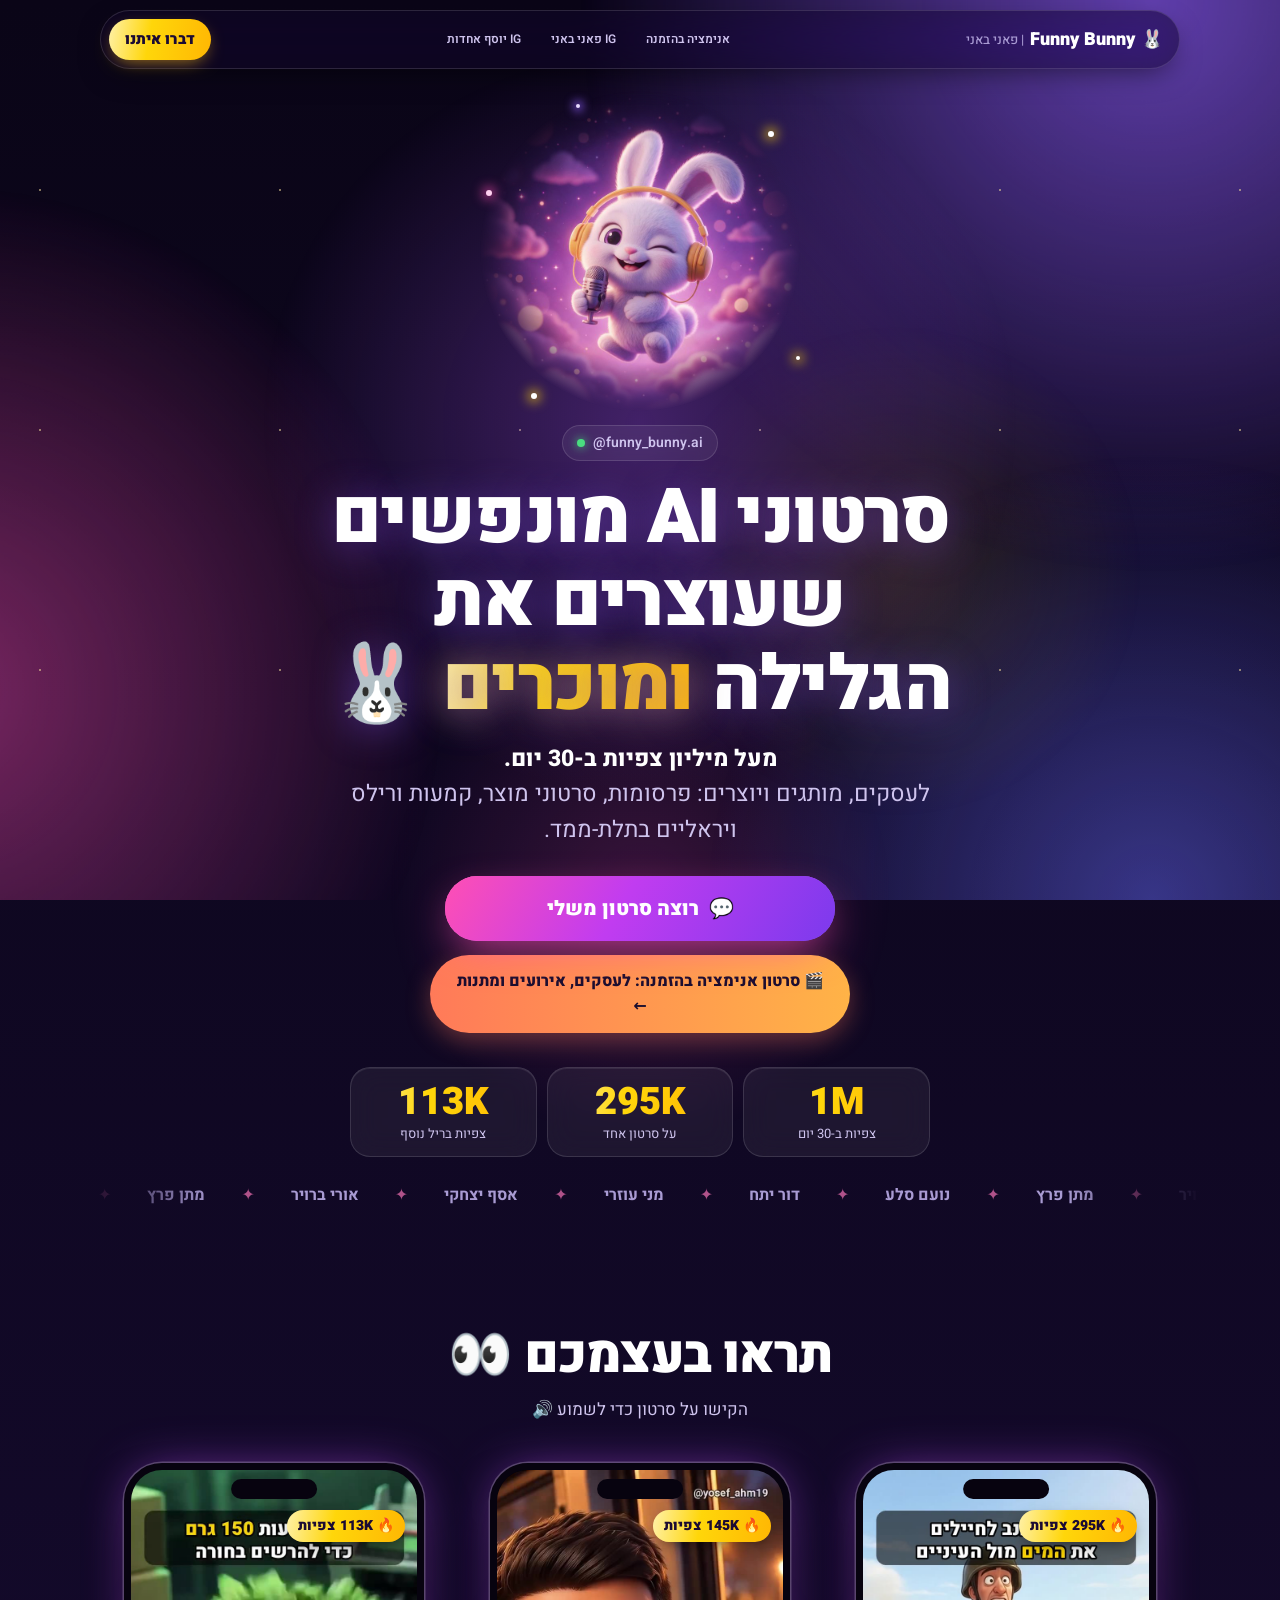
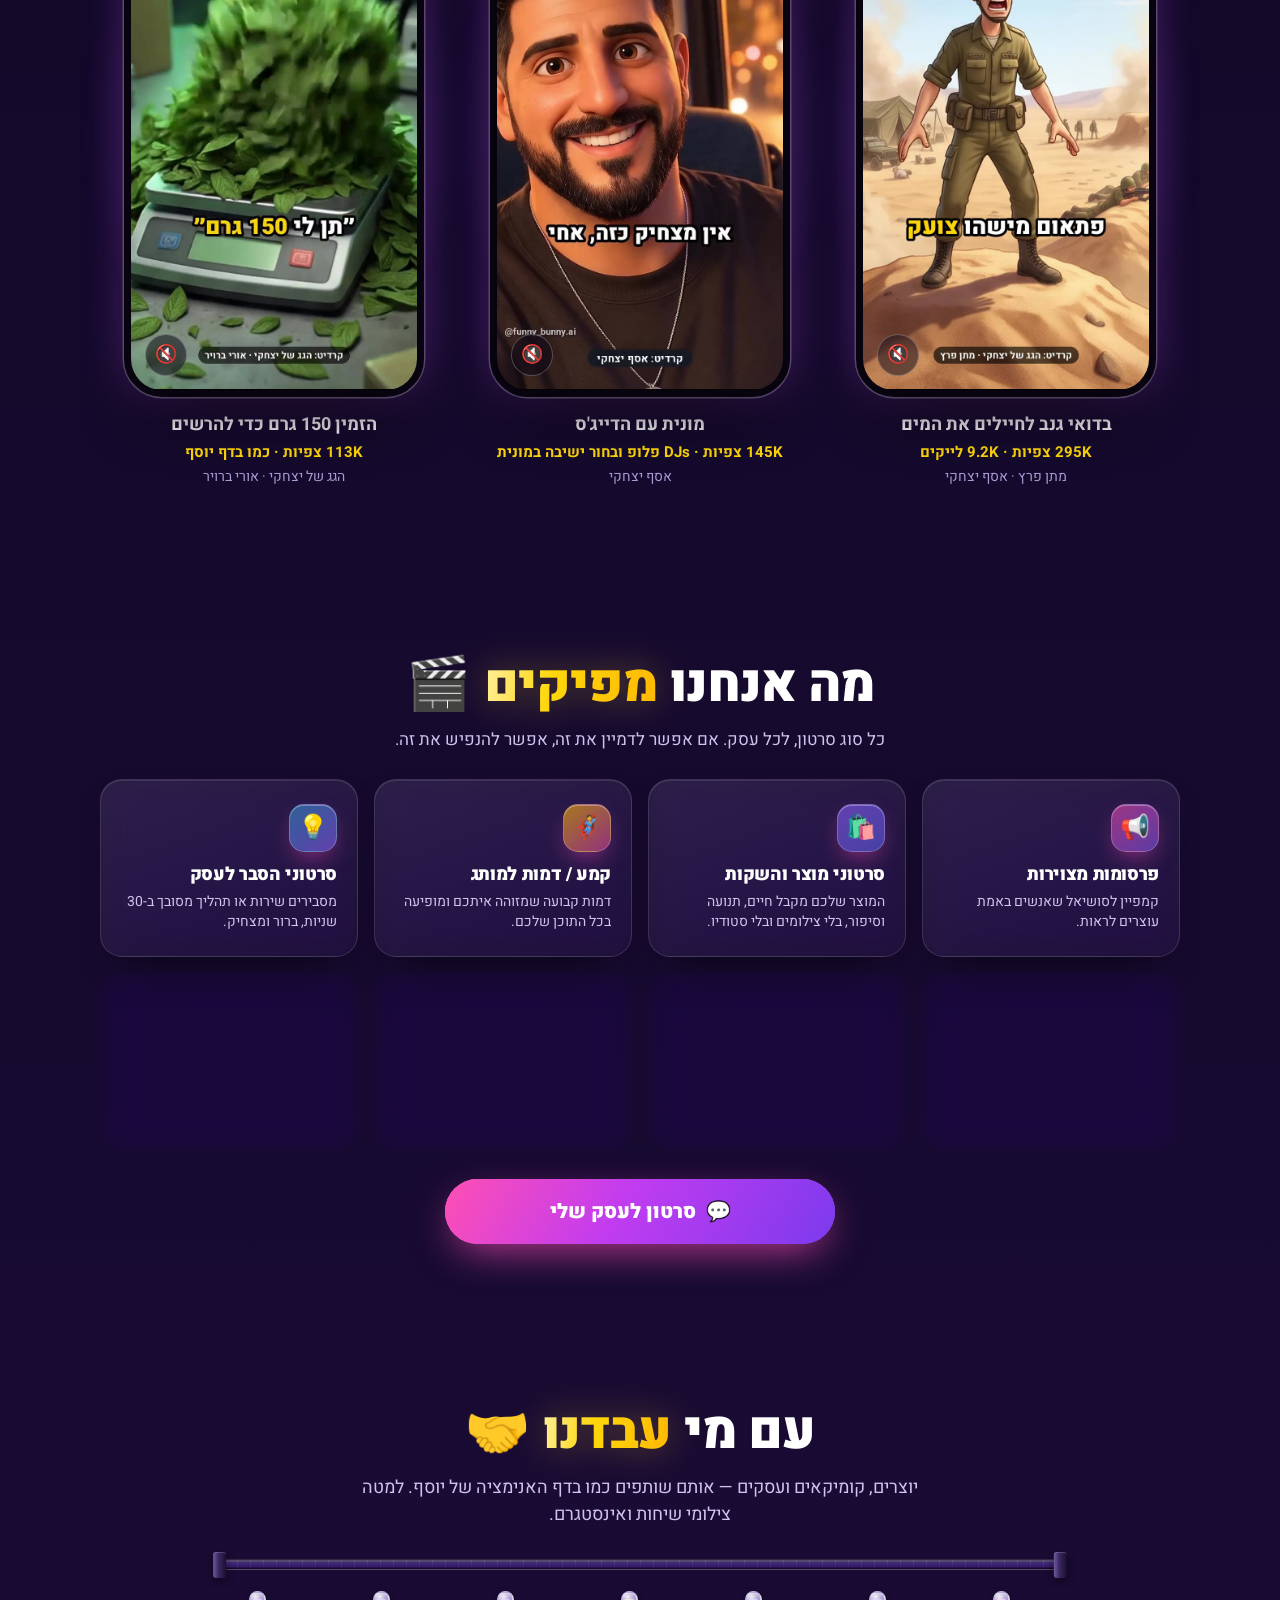
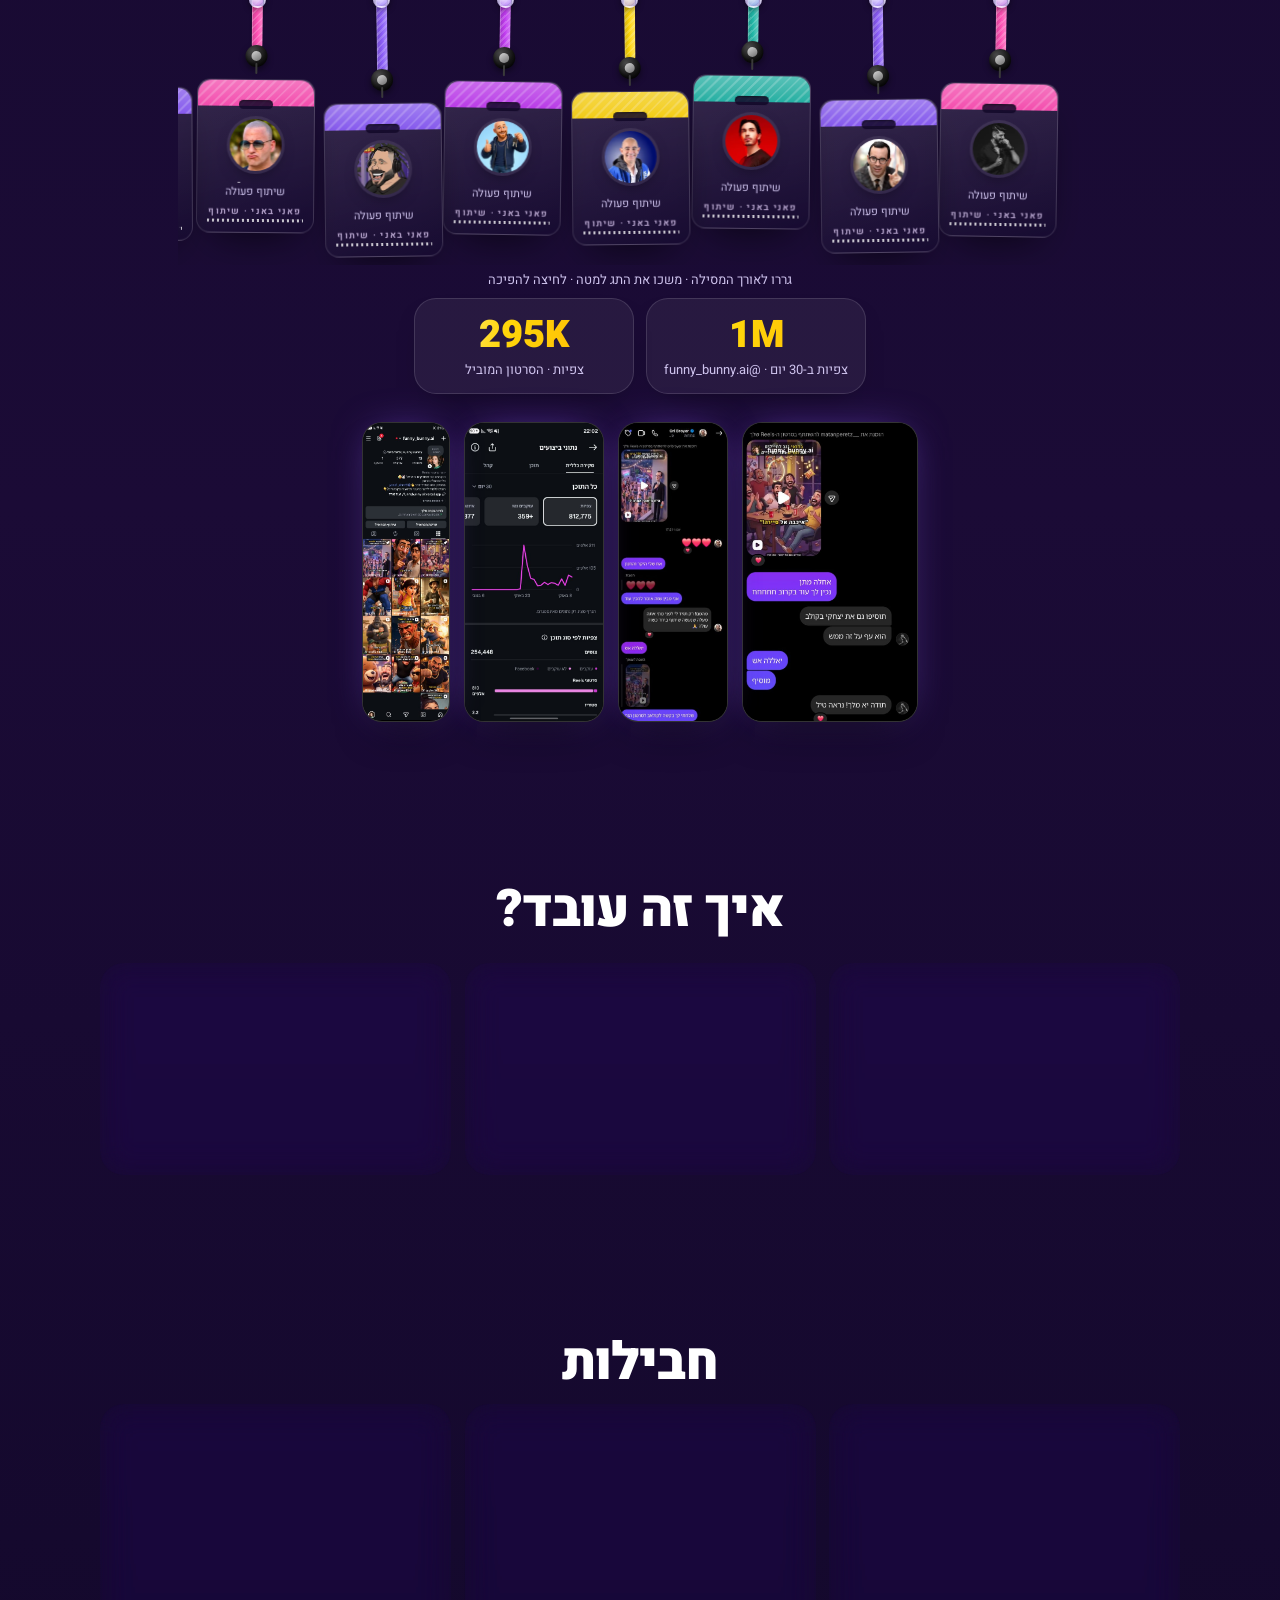
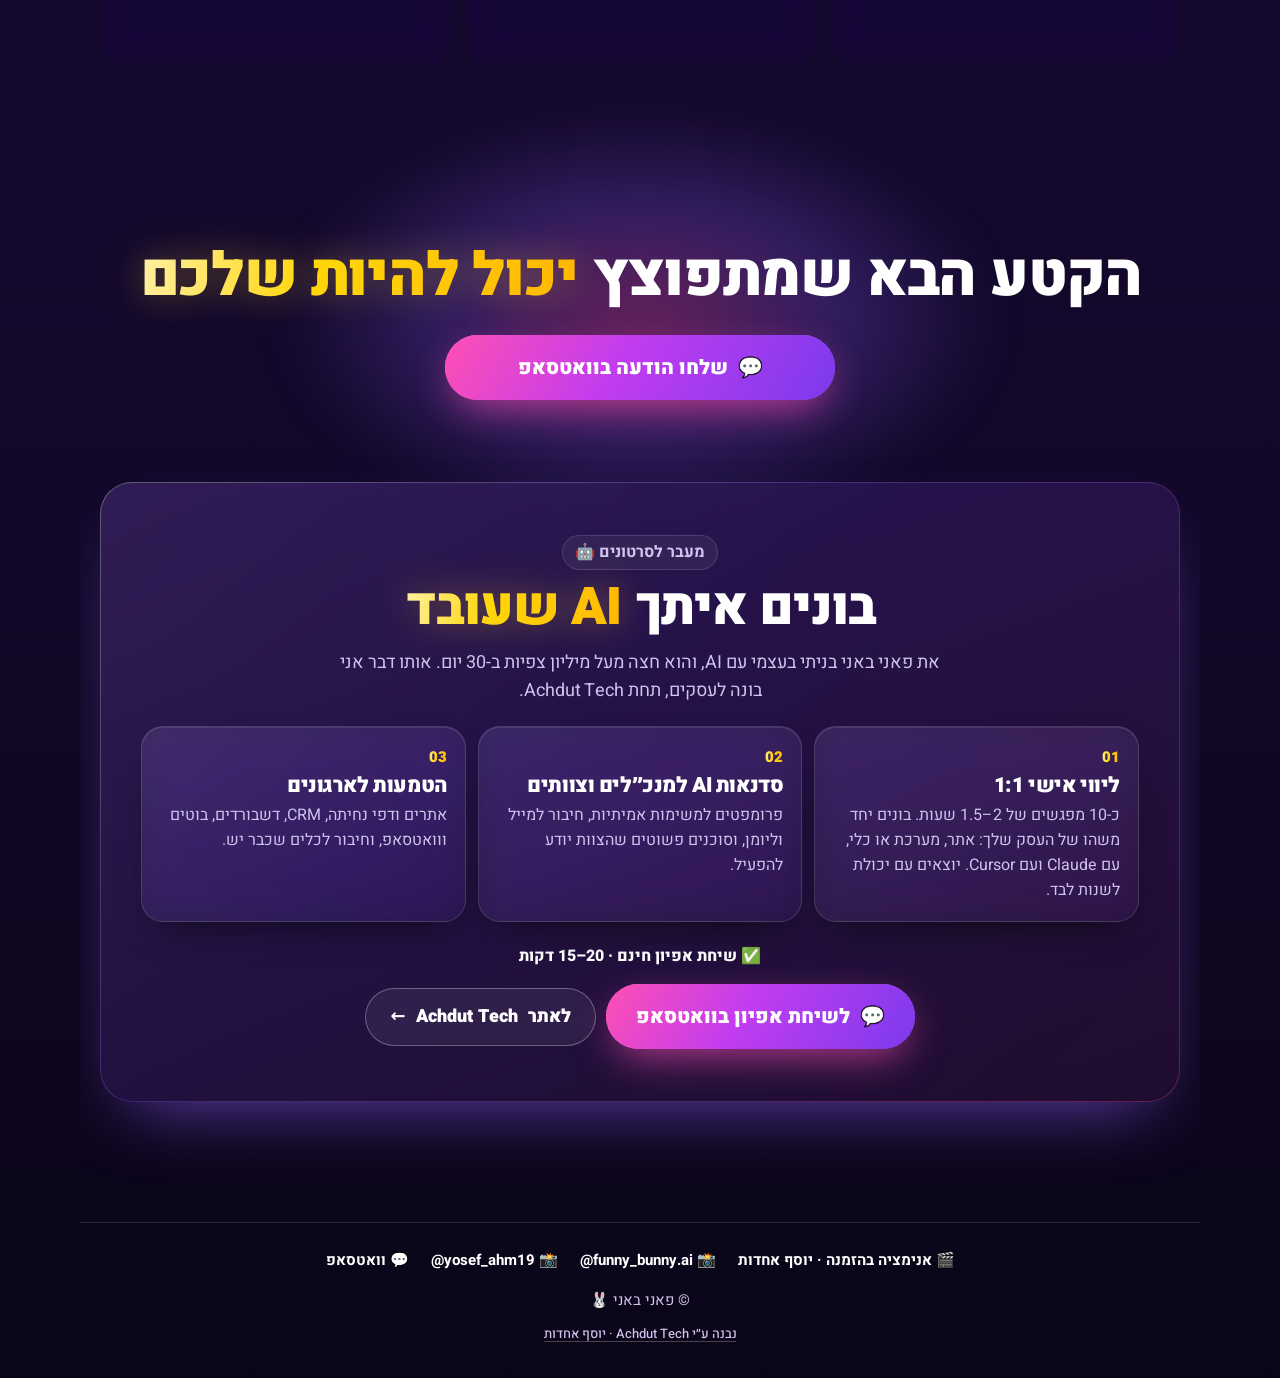
<file: funnybunny/index.html>
<!doctype html>
<html lang="he" dir="rtl">
<head>
<meta charset="utf-8">
<meta name="viewport" content="width=device-width, initial-scale=1, viewport-fit=cover">
<title>פאני באני 🐰 | סרטוני AI מונפשים לעסקים ויוצרים</title>
<meta name="description" content="מעל מיליון צפיות ב-30 יום. הופכים אודיו ויראלי של סטנדאפ, פודקאסטים ושיחות לרילס מצויר בתלת-ממד.">
<meta property="og:title" content="פאני באני 🐰 | סרטוני AI מונפשים לעסקים ויוצרים">
<meta property="og:description" content="מעל מיליון צפיות ב-30 יום. סרטוני AI מונפשים לעסקים, מותגים ויוצרים.">
<meta property="og:image" content="https://funnybunny-landing.vercel.app/og.jpg">
<meta property="og:url" content="https://funnybunny-landing.vercel.app/">
<meta property="og:type" content="website">
<meta name="theme-color" content="#140a26">
<link rel="preload" href="fonts/heebo-hebrew.woff2" as="font" type="font/woff2" crossorigin>
<link rel="stylesheet" href="styles.css?v=12">
</head>
<body>
<div class="aurora" aria-hidden="true"><i></i><i></i><i></i><i></i></div>
<header class="top">
  <a class="brand" href="https://instagram.com/funny_bunny.ai" target="_blank" rel="noopener">🐰 <span>Funny Bunny</span> <small>| פאני באני</small></a>
  <nav class="top-nav" aria-label="ניווט">
    <a href="https://yosef-animation-landing.vercel.app/" target="_blank" rel="noopener">אנימציה בהזמנה</a>
    <a href="https://instagram.com/funny_bunny.ai" target="_blank" rel="noopener"><span dir="ltr">IG</span> פאני באני</a>
    <a href="https://instagram.com/yosef_ahm19" target="_blank" rel="noopener"><span dir="ltr">IG</span> יוסף אחדות</a>
  </nav>
  <a class="top-cta" href="https://wa.me/972515688377?text=%D7%94%D7%99%D7%99%2C%20%D7%A8%D7%90%D7%99%D7%AA%D7%99%20%D7%90%D7%AA%20%D7%A4%D7%90%D7%A0%D7%99%20%D7%91%D7%90%D7%A0%D7%99%20%D7%95%D7%A8%D7%95%D7%A6%D7%94%20%D7%A1%D7%A8%D7%98%D7%95%D7%9F%20%D7%9E%D7%A6%D7%95%D7%99%D7%A8%20%D7%9E%D7%A9%D7%9C%D7%99" target="_blank" rel="noopener">דברו איתנו</a>
</header>

<main>
<section class="hero">
  <div class="hero-art"><img src="media/hero-bunny.jpg" alt="הארנב של פאני באני" width="800" height="800" fetchpriority="high"><div class="sparkles" aria-hidden="true"><b></b><b></b><b></b><b></b><b></b></div></div>
  <p class="kicker">@funny_bunny.ai</p>
  <h1>סרטוני AI מונפשים שעוצרים את הגלילה <span class="nw"><mark>ומוכרים</mark>&nbsp;🐰</span></h1>
  <p class="sub"><strong>מעל מיליון צפיות ב-30 יום.</strong><br>לעסקים, מותגים ויוצרים: פרסומות, סרטוני מוצר, קמעות ורילס ויראליים בתלת-ממד.</p>
  <a class="btn wa" href="https://wa.me/972515688377?text=%D7%94%D7%99%D7%99%2C%20%D7%A8%D7%90%D7%99%D7%AA%D7%99%20%D7%90%D7%AA%20%D7%A4%D7%90%D7%A0%D7%99%20%D7%91%D7%90%D7%A0%D7%99%20%D7%95%D7%A8%D7%95%D7%A6%D7%94%20%D7%A1%D7%A8%D7%98%D7%95%D7%9F%20%D7%9E%D7%A6%D7%95%D7%99%D7%A8%20%D7%9E%D7%A9%D7%9C%D7%99" target="_blank" rel="noopener"><span class="wa-ico" aria-hidden="true">💬</span> רוצה סרטון משלי</a>
  <a class="yosef-link" href="https://yosef-animation-landing.vercel.app/" target="_blank" rel="noopener">🎬 סרטון אנימציה בהזמנה: לעסקים, אירועים ומתנות ←</a>
  <ul class="stats" aria-label="מספרים">
    <li><b>1M</b><span>צפיות ב-30 יום</span></li>
    <li><b>295K</b><span>על סרטון אחד</span></li>
    <li><b>113K</b><span>צפיות בריל נוסף</span></li>
  </ul>
  <div class="marquee" aria-label="עבדנו עם: מתן פרץ, אורי ברויר, אסף יצחקי, מני עוזרי, דור יתח, נועם סלע"><div class="marquee-track" aria-hidden="true"><span>מתן פרץ</span><span>אורי ברויר</span><span>אסף יצחקי</span><span>מני עוזרי</span><span>דור יתח</span><span>נועם סלע</span><span>מתן פרץ</span><span>אורי ברויר</span><span>אסף יצחקי</span><span>מני עוזרי</span><span>דור יתח</span><span>נועם סלע</span></div></div>
</section>

<section class="showcase" id="reels">
  <h2>תראו בעצמכם 👀</h2>
  <p class="hint">הקישו על סרטון כדי לשמוע 🔊</p>
  <div class="reels">
    <figure class="reel">
      <div class="vwrap">
        <video data-parts="media/bedouin.mp4.part" data-count="5" poster="media/bedouin.jpg" muted loop playsinline preload="none" aria-label="סרטון: בדואי גנב לחיילים את המים"></video>
        <span class="badge">🔥 295K צפיות</span>
        <span class="snd" aria-hidden="true">🔇</span>
      </div>
      <figcaption><b>בדואי גנב לחיילים את המים</b><span>295K צפיות · 9.2K לייקים</span><em>מתן פרץ · אסף יצחקי</em></figcaption>
    </figure>
    <figure class="reel">
      <div class="vwrap">
        <video data-parts="media/djs.mp4.part" data-count="2" poster="media/djs.jpg?v=132" muted loop playsinline preload="none" aria-label="סרטון: מונית עם הדייג'ס"></video>
        <span class="badge">🔥 145K צפיות</span>
        <span class="snd" aria-hidden="true">🔇</span>
      </div>
      <figcaption><b>מונית עם הדייג'ס</b><span>145K צפיות · DJs פלופ ובחור ישיבה במונית</span><em>אסף יצחקי</em></figcaption>
    </figure>
    <figure class="reel">
      <div class="vwrap">
        <video data-parts="media/150g.mp4.part" data-count="2" poster="media/150g.jpg?v=133" muted loop playsinline preload="none" aria-label="סרטון: הזמין 150 גרם כדי להרשים"></video>
        <span class="badge">🔥 113K צפיות</span>
        <span class="snd" aria-hidden="true">🔇</span>
      </div>
      <figcaption><b>הזמין 150 גרם כדי להרשים</b><span>113K צפיות · כמו בדף יוסף</span><em>הגג של יצחקי · אורי ברויר</em></figcaption>
    </figure>
  </div>
</section>

<section class="packs" id="types">
  <h2>מה אנחנו <mark>מפיקים</mark> 🎬</h2>
  <p class="hint">כל סוג סרטון, לכל עסק. אם אפשר לדמיין את זה, אפשר להנפיש את זה.</p>
  <div class="cards">
    <article class="card">
      <span class="tag ico" aria-hidden="true">📢</span>
      <h3>פרסומות מצוירות</h3>
      <p>קמפיין לסושיאל שאנשים באמת עוצרים לראות.</p>
    </article>
    <article class="card">
      <span class="tag ico" aria-hidden="true">🛍️</span>
      <h3>סרטוני מוצר והשקות</h3>
      <p>המוצר שלכם מקבל חיים, תנועה וסיפור, בלי צילומים ובלי סטודיו.</p>
    </article>
    <article class="card">
      <span class="tag ico" aria-hidden="true">🦸</span>
      <h3>קמע / דמות למותג</h3>
      <p>דמות קבועה שמזוהה איתכם ומופיעה בכל התוכן שלכם.</p>
    </article>
    <article class="card">
      <span class="tag ico" aria-hidden="true">💡</span>
      <h3>סרטוני הסבר לעסק</h3>
      <p>מסבירים שירות או תהליך מסובך ב-30 שניות, ברור ומצחיק.</p>
    </article>
    <article class="card">
      <span class="tag ico" aria-hidden="true">🗣️</span>
      <h3>דובר דיגיטלי</h3>
      <p>גרסה מצוירת של בעל העסק שמדברת ללקוחות, בקול שלכם.</p>
    </article>
    <article class="card">
      <span class="tag ico" aria-hidden="true">🔥</span>
      <h3>רילס ויראליים</h3>
      <p>תוכן קבוע לאינסטגרם ולטיקטוק שבונה קהל.</p>
    </article>
    <article class="card">
      <span class="tag ico" aria-hidden="true">🎤</span>
      <h3>סטנדאפ ופודקאסטים</h3>
      <p>הקטעים הכי חזקים של קומיקאים ויוצרים, מצוירים מחדש.</p>
    </article>
    <article class="card">
      <span class="tag ico" aria-hidden="true">🎉</span>
      <h3>אירועים וברכות</h3>
      <p>סרטון ממותג לאירוע חברה, השקה, חג או ברכה ללקוחות.</p>
    </article>
  </div>
  <a class="btn wa" href="https://wa.me/972515688377?text=%D7%94%D7%99%D7%99%2C%20%D7%A8%D7%90%D7%99%D7%AA%D7%99%20%D7%90%D7%AA%20%D7%A4%D7%90%D7%A0%D7%99%20%D7%91%D7%90%D7%A0%D7%99%20%D7%95%D7%90%D7%A0%D7%99%20%D7%A8%D7%95%D7%A6%D7%94%20%D7%A1%D7%A8%D7%98%D7%95%D7%9F%20AI%20%D7%9C%D7%A2%D7%A1%D7%A7%20%D7%A9%D7%9C%D7%99" target="_blank" rel="noopener"><span class="wa-ico" aria-hidden="true">💬</span> סרטון לעסק שלי</a>
</section>

<section class="proof" id="proof">
  <h2>עם מי <mark>עבדנו</mark> 🤝</h2>
  <p class="lead">יוצרים, קומיקאים ועסקים — אותם שותפים כמו בדף האנימציה של יוסף. למטה צילומי שיחות ואינסטגרם.</p>
  <div class="collab-lanyard" data-theme="dark" aria-label="שותפים לשיתופי פעולה">
    <div class="collab-rail-stage">
      <div class="collab-rail-bar" aria-hidden="true"><span class="collab-rail-cap collab-rail-cap--start"></span><span class="collab-rail-cap collab-rail-cap--end"></span></div>
      <div class="collab-rail-track" tabindex="0" role="region" aria-label="מסילת תגי שיתופי פעולה">
        <article class="lanyard-item tone-1" style="--strap-len:52px;--rest:-2.5deg"><div class="lanyard-pivot"><span class="lanyard-ring" aria-hidden="true"></span><div class="lanyard-swing"><span class="lanyard-strap" aria-hidden="true"></span><span class="lanyard-reel" aria-hidden="true"></span><span class="lanyard-cord" aria-hidden="true"></span><div class="lanyard-hang"><button type="button" class="lanyard-badge" aria-pressed="false" aria-label="מתן פרץ, שיתוף פעולה"><span class="lanyard-flip"><span class="badge-face badge-face--front"><span class="badge-band" aria-hidden="true"></span><span class="badge-hole" aria-hidden="true"></span><span class="badge-avatar"><img src="media/clients/c_matan.webp" alt="" width="72" height="72" loading="lazy" decoding="async"></span><strong class="badge-name">מתן פרץ</strong><span class="badge-role">שיתוף פעולה</span><span class="badge-team">פאני באני · שיתוף</span><span class="badge-barcode" aria-hidden="true"></span></span><span class="badge-face badge-face--back"><span class="badge-band" aria-hidden="true"></span><strong class="badge-name">מתן פרץ</strong><a class="badge-ig" href="https://www.instagram.com/matanperetz___/" target="_blank" rel="noopener"><bdi dir="ltr">@matanperetz___</bdi></a><span class="badge-back-note">אינסטגרם</span></span></span></button></div></div></div></article>
        <article class="lanyard-item tone-2" style="--strap-len:68px;--rest:2deg"><div class="lanyard-pivot"><span class="lanyard-ring" aria-hidden="true"></span><div class="lanyard-swing"><span class="lanyard-strap" aria-hidden="true"></span><span class="lanyard-reel" aria-hidden="true"></span><span class="lanyard-cord" aria-hidden="true"></span><div class="lanyard-hang"><button type="button" class="lanyard-badge" aria-pressed="false" aria-label="אורי ברויר, שיתוף פעולה"><span class="lanyard-flip"><span class="badge-face badge-face--front"><span class="badge-band" aria-hidden="true"></span><span class="badge-hole" aria-hidden="true"></span><span class="badge-avatar"><img src="media/clients/c_ori.webp" alt="" width="72" height="72" loading="lazy" decoding="async"></span><strong class="badge-name">אורי ברויר</strong><span class="badge-role">שיתוף פעולה</span><span class="badge-team">פאני באני · שיתוף</span><span class="badge-barcode" aria-hidden="true"></span></span><span class="badge-face badge-face--back"><span class="badge-band" aria-hidden="true"></span><strong class="badge-name">אורי ברויר</strong><a class="badge-ig" href="https://www.instagram.com/oribroyer/" target="_blank" rel="noopener"><bdi dir="ltr">@oribroyer</bdi></a><span class="badge-back-note">אינסטגרם</span></span></span></button></div></div></div></article>
        <article class="lanyard-item tone-3" style="--strap-len:44px;--rest:-1.6deg"><div class="lanyard-pivot"><span class="lanyard-ring" aria-hidden="true"></span><div class="lanyard-swing"><span class="lanyard-strap" aria-hidden="true"></span><span class="lanyard-reel" aria-hidden="true"></span><span class="lanyard-cord" aria-hidden="true"></span><div class="lanyard-hang"><button type="button" class="lanyard-badge" aria-pressed="false" aria-label="אסף יצחקי, שיתוף פעולה"><span class="lanyard-flip"><span class="badge-face badge-face--front"><span class="badge-band" aria-hidden="true"></span><span class="badge-hole" aria-hidden="true"></span><span class="badge-avatar"><img src="media/clients/c_asaf.webp" alt="" width="72" height="72" loading="lazy" decoding="async"></span><strong class="badge-name">אסף יצחקי</strong><span class="badge-role">שיתוף פעולה</span><span class="badge-team">פאני באני · שיתוף</span><span class="badge-barcode" aria-hidden="true"></span></span><span class="badge-face badge-face--back"><span class="badge-band" aria-hidden="true"></span><strong class="badge-name">אסף יצחקי</strong><a class="badge-ig" href="https://www.instagram.com/assaf_itzhaki/" target="_blank" rel="noopener"><bdi dir="ltr">@assaf_itzhaki</bdi></a><span class="badge-back-note">אינסטגרם</span></span></span></button></div></div></div></article>
        <article class="lanyard-item tone-4" style="--strap-len:60px;--rest:2.4deg"><div class="lanyard-pivot"><span class="lanyard-ring" aria-hidden="true"></span><div class="lanyard-swing"><span class="lanyard-strap" aria-hidden="true"></span><span class="lanyard-reel" aria-hidden="true"></span><span class="lanyard-cord" aria-hidden="true"></span><div class="lanyard-hang"><button type="button" class="lanyard-badge" aria-pressed="false" aria-label="מני עוזרי, שיתוף פעולה"><span class="lanyard-flip"><span class="badge-face badge-face--front"><span class="badge-band" aria-hidden="true"></span><span class="badge-hole" aria-hidden="true"></span><span class="badge-avatar"><img src="media/clients/c_meni.webp" alt="" width="72" height="72" loading="lazy" decoding="async"></span><strong class="badge-name">מני עוזרי</strong><span class="badge-role">שיתוף פעולה</span><span class="badge-team">פאני באני · שיתוף</span><span class="badge-barcode" aria-hidden="true"></span></span><span class="badge-face badge-face--back"><span class="badge-band" aria-hidden="true"></span><strong class="badge-name">מני עוזרי</strong><a class="badge-ig" href="https://www.instagram.com/meniozeri/" target="_blank" rel="noopener"><bdi dir="ltr">@meniozeri</bdi></a><span class="badge-back-note">אינסטגרם</span></span></span></button></div></div></div></article>
        <article class="lanyard-item tone-5" style="--strap-len:50px;--rest:-1.4deg"><div class="lanyard-pivot"><span class="lanyard-ring" aria-hidden="true"></span><div class="lanyard-swing"><span class="lanyard-strap" aria-hidden="true"></span><span class="lanyard-reel" aria-hidden="true"></span><span class="lanyard-cord" aria-hidden="true"></span><div class="lanyard-hang"><button type="button" class="lanyard-badge" aria-pressed="false" aria-label="אבי נוסבאום, שיתוף פעולה"><span class="lanyard-flip"><span class="badge-face badge-face--front"><span class="badge-band" aria-hidden="true"></span><span class="badge-hole" aria-hidden="true"></span><span class="badge-avatar"><img src="media/clients/c_avi.webp" alt="" width="72" height="72" loading="lazy" decoding="async"></span><strong class="badge-name">אבי נוסבאום</strong><span class="badge-role">שיתוף פעולה</span><span class="badge-team">פאני באני · שיתוף</span><span class="badge-barcode" aria-hidden="true"></span></span><span class="badge-face badge-face--back"><span class="badge-band" aria-hidden="true"></span><strong class="badge-name">אבי נוסבאום</strong><a class="badge-ig" href="https://www.instagram.com/avinussbaum/" target="_blank" rel="noopener"><bdi dir="ltr">@avinussbaum</bdi></a><span class="badge-back-note">אינסטגרם</span></span></span></button></div></div></div></article>
        <article class="lanyard-item tone-2" style="--strap-len:72px;--rest:-2deg"><div class="lanyard-pivot"><span class="lanyard-ring" aria-hidden="true"></span><div class="lanyard-swing"><span class="lanyard-strap" aria-hidden="true"></span><span class="lanyard-reel" aria-hidden="true"></span><span class="lanyard-cord" aria-hidden="true"></span><div class="lanyard-hang"><button type="button" class="lanyard-badge" aria-pressed="false" aria-label="דור יתח, שיתוף פעולה"><span class="lanyard-flip"><span class="badge-face badge-face--front"><span class="badge-band" aria-hidden="true"></span><span class="badge-hole" aria-hidden="true"></span><span class="badge-avatar"><img src="media/clients/c_dor.webp" alt="" width="72" height="72" loading="lazy" decoding="async"></span><strong class="badge-name">דור יתח</strong><span class="badge-role">שיתוף פעולה</span><span class="badge-team">פאני באני · שיתוף</span><span class="badge-barcode" aria-hidden="true"></span></span><span class="badge-face badge-face--back"><span class="badge-band" aria-hidden="true"></span><strong class="badge-name">דור יתח</strong><a class="badge-ig" href="https://www.instagram.com/doritach_/" target="_blank" rel="noopener"><bdi dir="ltr">@doritach_</bdi></a><span class="badge-back-note">אינסטגרם</span></span></span></button></div></div></div></article>
        <article class="lanyard-item tone-1" style="--strap-len:48px;--rest:1.8deg"><div class="lanyard-pivot"><span class="lanyard-ring" aria-hidden="true"></span><div class="lanyard-swing"><span class="lanyard-strap" aria-hidden="true"></span><span class="lanyard-reel" aria-hidden="true"></span><span class="lanyard-cord" aria-hidden="true"></span><div class="lanyard-hang"><button type="button" class="lanyard-badge" aria-pressed="false" aria-label="נועם סלע, שיתוף פעולה"><span class="lanyard-flip"><span class="badge-face badge-face--front"><span class="badge-band" aria-hidden="true"></span><span class="badge-hole" aria-hidden="true"></span><span class="badge-avatar"><img src="media/clients/c_noam.webp" alt="" width="72" height="72" loading="lazy" decoding="async"></span><strong class="badge-name">נועם סלע</strong><span class="badge-role">שיתוף פעולה</span><span class="badge-team">פאני באני · שיתוף</span><span class="badge-barcode" aria-hidden="true"></span></span><span class="badge-face badge-face--back"><span class="badge-band" aria-hidden="true"></span><strong class="badge-name">נועם סלע</strong><a class="badge-ig" href="https://www.instagram.com/noamsela/" target="_blank" rel="noopener"><bdi dir="ltr">@noamsela</bdi></a><span class="badge-back-note">אינסטגרם</span></span></span></button></div></div></div></article>
        <article class="lanyard-item tone-2" style="--strap-len:56px;--rest:-2.2deg"><div class="lanyard-pivot"><span class="lanyard-ring" aria-hidden="true"></span><div class="lanyard-swing"><span class="lanyard-strap" aria-hidden="true"></span><span class="lanyard-reel" aria-hidden="true"></span><span class="lanyard-cord" aria-hidden="true"></span><div class="lanyard-hang"><button type="button" class="lanyard-badge" aria-pressed="false" aria-label="העוגה שלי, סרטונים לעסק"><span class="lanyard-flip"><span class="badge-face badge-face--front"><span class="badge-band" aria-hidden="true"></span><span class="badge-hole" aria-hidden="true"></span><span class="badge-avatar"><img src="media/clients/cakez.webp" alt="" width="72" height="72" loading="lazy" decoding="async"></span><strong class="badge-name">העוגה שלי</strong><span class="badge-role">סרטונים לעסק</span><span class="badge-team">פאני באני · לקוח</span><span class="badge-barcode" aria-hidden="true"></span></span><span class="badge-face badge-face--back"><span class="badge-band" aria-hidden="true"></span><strong class="badge-name">העוגה שלי</strong><span class="badge-ig badge-ig--text">סרטוני מותג לעסק</span><span class="badge-back-note">ללא אינסטגרם</span></span></span></button></div></div></div></article>
        <article class="lanyard-item tone-3" style="--strap-len:64px;--rest:2.6deg"><div class="lanyard-pivot"><span class="lanyard-ring" aria-hidden="true"></span><div class="lanyard-swing"><span class="lanyard-strap" aria-hidden="true"></span><span class="lanyard-reel" aria-hidden="true"></span><span class="lanyard-cord" aria-hidden="true"></span><div class="lanyard-hang"><button type="button" class="lanyard-badge" aria-pressed="false" aria-label="Funny Bunny, שיתוף פעולה"><span class="lanyard-flip"><span class="badge-face badge-face--front"><span class="badge-band" aria-hidden="true"></span><span class="badge-hole" aria-hidden="true"></span><span class="badge-avatar"><img src="media/clients/bunny.webp" alt="" width="72" height="72" loading="lazy" decoding="async"></span><strong class="badge-name">Funny Bunny</strong><span class="badge-role">שיתוף פעולה</span><span class="badge-team">פאני באני · שיתוף</span><span class="badge-barcode" aria-hidden="true"></span></span><span class="badge-face badge-face--back"><span class="badge-band" aria-hidden="true"></span><strong class="badge-name">Funny Bunny</strong><a class="badge-ig" href="https://www.instagram.com/funny_bunny.ai/" target="_blank" rel="noopener"><bdi dir="ltr">@funny_bunny.ai</bdi></a><span class="badge-back-note">אינסטגרם</span></span></span></button></div></div></div></article>
      </div>
    </div>
    <p class="collab-rail-hint" id="collab-rail-hint">גררו לאורך המסילה · משכו את התג למטה · לחיצה להפיכה</p>
  </div>
  <ul class="proof-stats" aria-label="נתוני ביצועים">
    <li><b>1M</b><span>צפיות ב-30 יום · @funny_bunny.ai</span></li>
    <li><b>295K</b><span>צפיות · הסרטון המוביל</span></li>
  </ul>
  <div class="shots">
    <img src="media/dm-matan.jpg" alt="צילום מסך: שיחה עם מתן פרץ על הריל" loading="lazy" width="640" height="1095">
    <img src="media/dm-ori.jpg" alt="צילום מסך: שיחה עם אורי ברויר על שיתוף הפעולה" loading="lazy" width="360" height="990">
    <img src="media/insights.jpg?v=812" alt="צילום מסך: נתוני ביצועים באינסטגרם — כ־813 אלף צפיות ב-30 יום" loading="lazy" width="640" height="1200">
    <img src="media/profile.jpg?v=812" alt="צילום מסך: פרופיל @funny_bunny.ai — מיליון צפיות ב-30 יום וגריד מעודכן" loading="lazy" width="640" height="1200">
  </div>
</section>

<section class="how" id="how">
  <h2>איך זה עובד?</h2>
  <ol class="steps">
    <li><span class="num">1</span><div><b>מספרים לנו מה צריך</b><p>רעיון, מוצר, תסריט, אודיו או קטע קיים 🎙️</p></div></li>
    <li><span class="num">2</span><div><b>אנחנו מנפישים</b><p>דמויות, עולם וסגנון שמתאימים למותג שלכם 🎨</p></div></li>
    <li><span class="num">3</span><div><b>מקבלים סרטון מוכן</b><p>בפורמט לכל רשת, עם כתוביות, מוכן לעלות 🚀</p></div></li>
  </ol>
</section>

<section class="packs" id="packages">
  <h2>חבילות</h2>
  <div class="cards">
    <article class="card">
      <span class="tag">להתחלה</span>
      <h3>חבילת פיילוט</h3>
      <p>4 סרטונים בחודש. רואים תוצאות, ממשיכים.</p>
      <a class="btn small" href="https://wa.me/972515688377?text=%D7%94%D7%99%D7%99%2C%20%D7%A8%D7%90%D7%99%D7%AA%D7%99%20%D7%90%D7%AA%20%D7%A4%D7%90%D7%A0%D7%99%20%D7%91%D7%90%D7%A0%D7%99%20%D7%95%D7%A8%D7%95%D7%A6%D7%94%20%D7%A1%D7%A8%D7%98%D7%95%D7%9F%20%D7%9E%D7%A6%D7%95%D7%99%D7%A8%20%D7%9E%D7%A9%D7%9C%D7%99" target="_blank" rel="noopener">דברו איתנו</a>
    </article>
    <article class="card hot">
      <span class="tag">הכי פופולרי</span>
      <h3>חבילה חודשית לעסקים ויוצרים</h3>
      <p>תוכן מונפש קבוע לסושיאל שלכם, כל חודש, בסגנון אחיד שמזוהה איתכם.</p>
      <a class="btn small" href="https://wa.me/972515688377?text=%D7%94%D7%99%D7%99%2C%20%D7%A8%D7%90%D7%99%D7%AA%D7%99%20%D7%90%D7%AA%20%D7%A4%D7%90%D7%A0%D7%99%20%D7%91%D7%90%D7%A0%D7%99%20%D7%95%D7%A8%D7%95%D7%A6%D7%94%20%D7%A1%D7%A8%D7%98%D7%95%D7%9F%20%D7%9E%D7%A6%D7%95%D7%99%D7%A8%20%D7%9E%D7%A9%D7%9C%D7%99" target="_blank" rel="noopener">דברו איתנו</a>
    </article>
    <article class="card">
      <span class="tag">עסקים</span>
      <h3>פרויקט למותג</h3>
      <p>פרסומת, השקה או קמע: פרויקט מלא מהרעיון ועד הסרטון הסופי.</p>
      <a class="btn small" href="https://wa.me/972515688377?text=%D7%94%D7%99%D7%99%2C%20%D7%A8%D7%90%D7%99%D7%AA%D7%99%20%D7%90%D7%AA%20%D7%A4%D7%90%D7%A0%D7%99%20%D7%91%D7%90%D7%A0%D7%99%20%D7%95%D7%A8%D7%95%D7%A6%D7%94%20%D7%A1%D7%A8%D7%98%D7%95%D7%9F%20%D7%9E%D7%A6%D7%95%D7%99%D7%A8%20%D7%9E%D7%A9%D7%9C%D7%99" target="_blank" rel="noopener">דברו איתנו</a>
    </article>
  </div>
</section>

<section class="final">
  <h2>הקטע הבא שמתפוצץ <mark>יכול להיות שלכם</mark></h2>
  <a class="btn wa" href="https://wa.me/972515688377?text=%D7%94%D7%99%D7%99%2C%20%D7%A8%D7%90%D7%99%D7%AA%D7%99%20%D7%90%D7%AA%20%D7%A4%D7%90%D7%A0%D7%99%20%D7%91%D7%90%D7%A0%D7%99%20%D7%95%D7%A8%D7%95%D7%A6%D7%94%20%D7%A1%D7%A8%D7%98%D7%95%D7%9F%20%D7%9E%D7%A6%D7%95%D7%99%D7%A8%20%D7%9E%D7%A9%D7%9C%D7%99" target="_blank" rel="noopener"><span class="wa-ico" aria-hidden="true">💬</span> שלחו הודעה בוואטסאפ</a>
</section>

<section class="ai" id="achdut">
  <div class="ai-box">
    <p class="ai-kicker">מעבר לסרטונים 🤖</p>
    <h2>בונים איתך <mark>AI שעובד</mark></h2>
    <p class="ai-lead">את פאני באני בניתי בעצמי עם <span dir="ltr">AI</span>, והוא חצה מעל מיליון צפיות ב-30 יום. אותו דבר אני בונה לעסקים, תחת <span dir="ltr">Achdut Tech</span>.</p>
    <div class="ai-cards">
      <article class="ai-card"><span class="ai-n">01</span><h3>ליווי אישי 1:1</h3><p>כ-10 מפגשים של <span dir="ltr">1.5–2</span> שעות. בונים יחד משהו של העסק שלך: אתר, מערכת או כלי, עם <span dir="ltr">Claude</span> ועם <span dir="ltr">Cursor</span>. יוצאים עם יכולת לשנות לבד.</p></article>
      <article class="ai-card"><span class="ai-n">02</span><h3>סדנאות AI למנכ״לים וצוותים</h3><p>פרומפטים למשימות אמיתיות, חיבור למייל וליומן, וסוכנים פשוטים שהצוות יודע להפעיל.</p></article>
      <article class="ai-card"><span class="ai-n">03</span><h3>הטמעות לארגונים</h3><p>אתרים ודפי נחיתה, CRM, דשבורדים, בוטים ווואטסאפ, וחיבור לכלים שכבר יש.</p></article>
    </div>
    <p class="ai-free">✅ שיחת אפיון חינם · <span dir="ltr">15–20</span> דקות</p>
    <div class="ai-btns">
      <a class="btn wa" href="https://wa.me/972515688377?text=%D7%94%D7%99%D7%99%2C%20%D7%A8%D7%90%D7%99%D7%AA%D7%99%20%D7%90%D7%AA%20%D7%A4%D7%90%D7%A0%D7%99%20%D7%91%D7%90%D7%A0%D7%99%20%D7%95%D7%A8%D7%95%D7%A6%D7%94%20%D7%9C%D7%A9%D7%9E%D7%95%D7%A2%20%D7%A2%D7%9C%20%D7%A9%D7%99%D7%A8%D7%95%D7%AA%D7%99%20%D7%94-AI%20%D7%A9%D7%9C%20Achdut%20Tech" target="_blank" rel="noopener"><span aria-hidden="true">💬</span> לשיחת אפיון בוואטסאפ</a>
      <a class="btn ghost" href="https://ahdut-tech.vercel.app/" target="_blank" rel="noopener">לאתר <span dir="ltr">Achdut Tech</span> ←</a>
    </div>
  </div>
</section>
</main>

<footer class="foot">
  <a href="https://yosef-animation-landing.vercel.app/" target="_blank" rel="noopener">🎬 אנימציה בהזמנה · יוסף אחדות</a>
  <a href="https://instagram.com/funny_bunny.ai" target="_blank" rel="noopener">📸 <span dir="ltr">@funny_bunny.ai</span></a>
  <a href="https://instagram.com/yosef_ahm19" target="_blank" rel="noopener">📸 <span dir="ltr">@yosef_ahm19</span></a>
  <a href="https://wa.me/972515688377?text=%D7%94%D7%99%D7%99%2C%20%D7%A8%D7%90%D7%99%D7%AA%D7%99%20%D7%90%D7%AA%20%D7%A4%D7%90%D7%A0%D7%99%20%D7%91%D7%90%D7%A0%D7%99%20%D7%95%D7%A8%D7%95%D7%A6%D7%94%20%D7%A1%D7%A8%D7%98%D7%95%D7%9F%20%D7%9E%D7%A6%D7%95%D7%99%D7%A8%20%D7%9E%D7%A9%D7%9C%D7%99" target="_blank" rel="noopener">💬 וואטסאפ</a>
  <p>© פאני באני 🐰</p>
  <p class="credit"><a href="https://ahdut-tech.vercel.app/" target="_blank" rel="noopener">נבנה ע״י <span dir="ltr">Achdut Tech</span> · יוסף אחדות</a></p>
</footer>

<a class="sticky" href="https://wa.me/972515688377?text=%D7%94%D7%99%D7%99%2C%20%D7%A8%D7%90%D7%99%D7%AA%D7%99%20%D7%90%D7%AA%20%D7%A4%D7%90%D7%A0%D7%99%20%D7%91%D7%90%D7%A0%D7%99%20%D7%95%D7%A8%D7%95%D7%A6%D7%94%20%D7%A1%D7%A8%D7%98%D7%95%D7%9F%20%D7%9E%D7%A6%D7%95%D7%99%D7%A8%20%D7%9E%D7%A9%D7%9C%D7%99" target="_blank" rel="noopener" aria-label="דברו איתנו בוואטסאפ">💬 רוצה סרטון משלי</a>
<script src="collab-lanyard.js?v=3" defer></script>
<script src="script.js?v=6" defer></script>
</body>
</html>
</file>
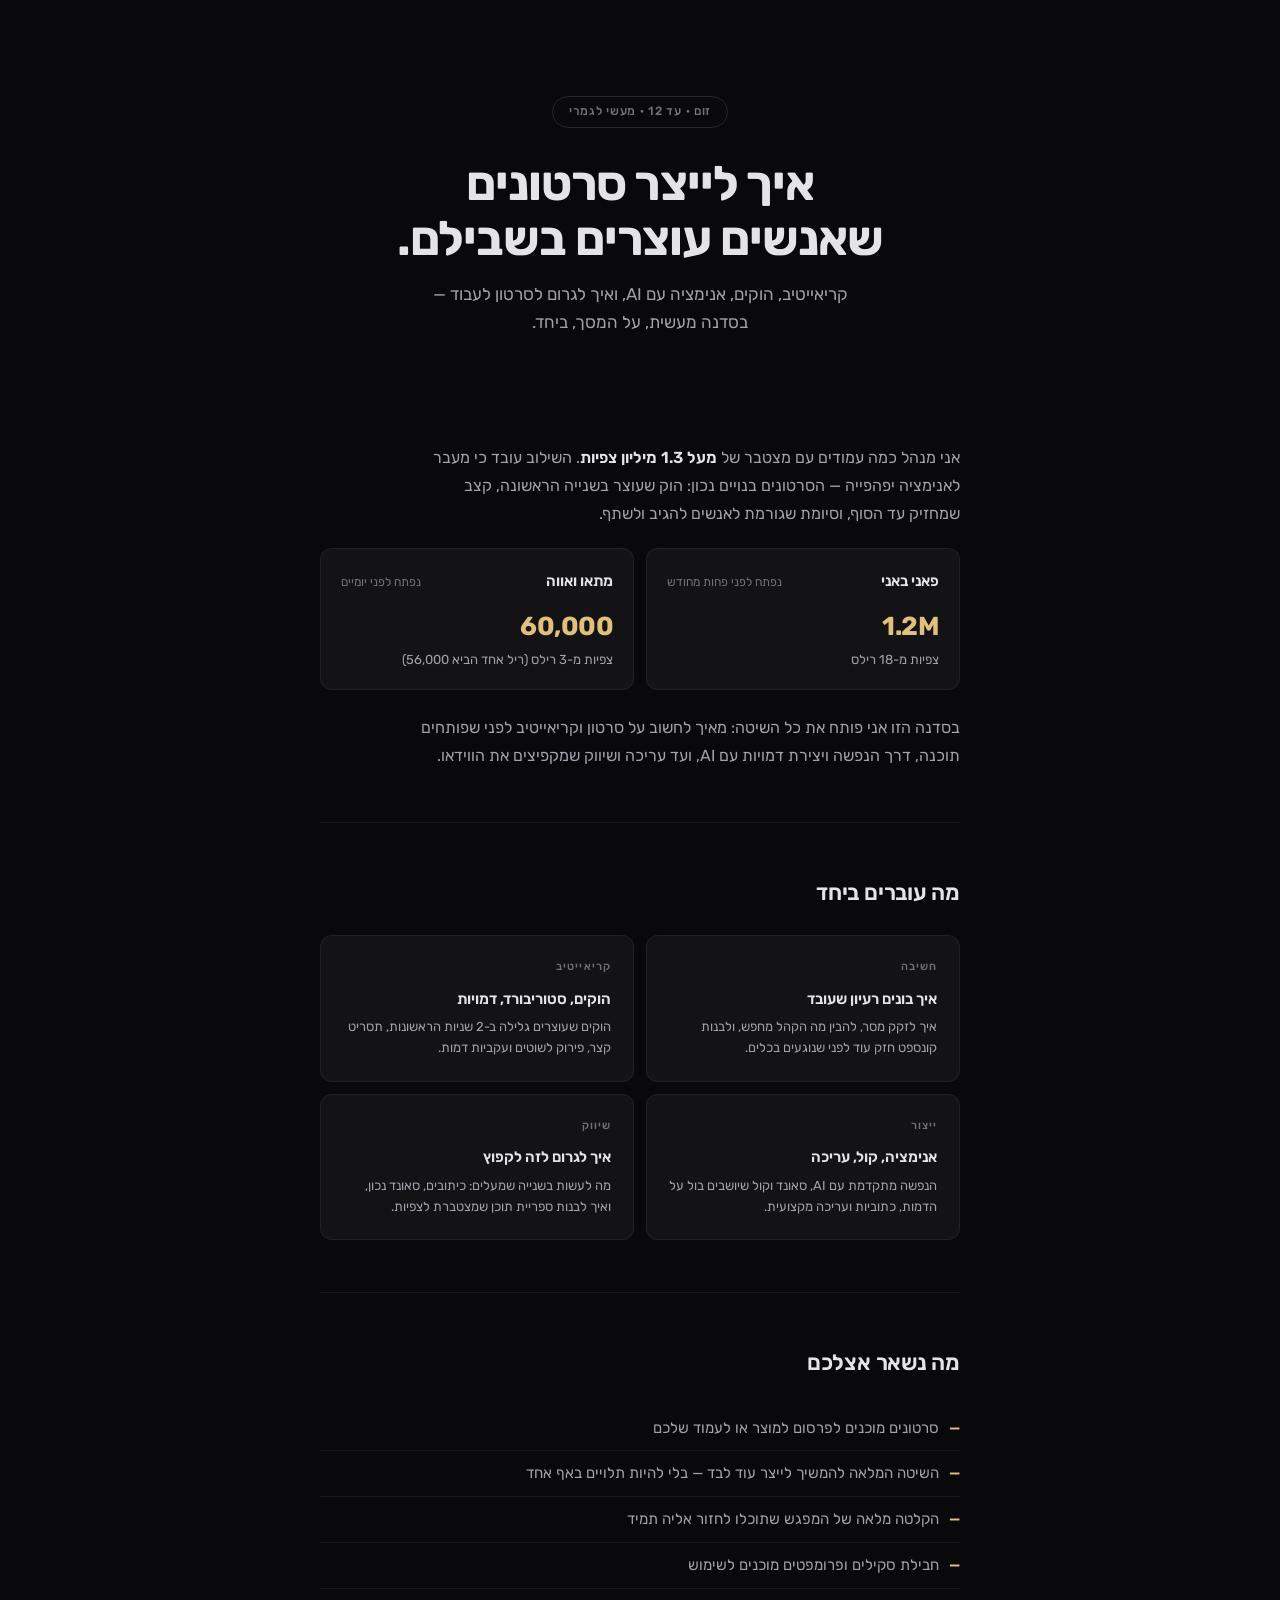
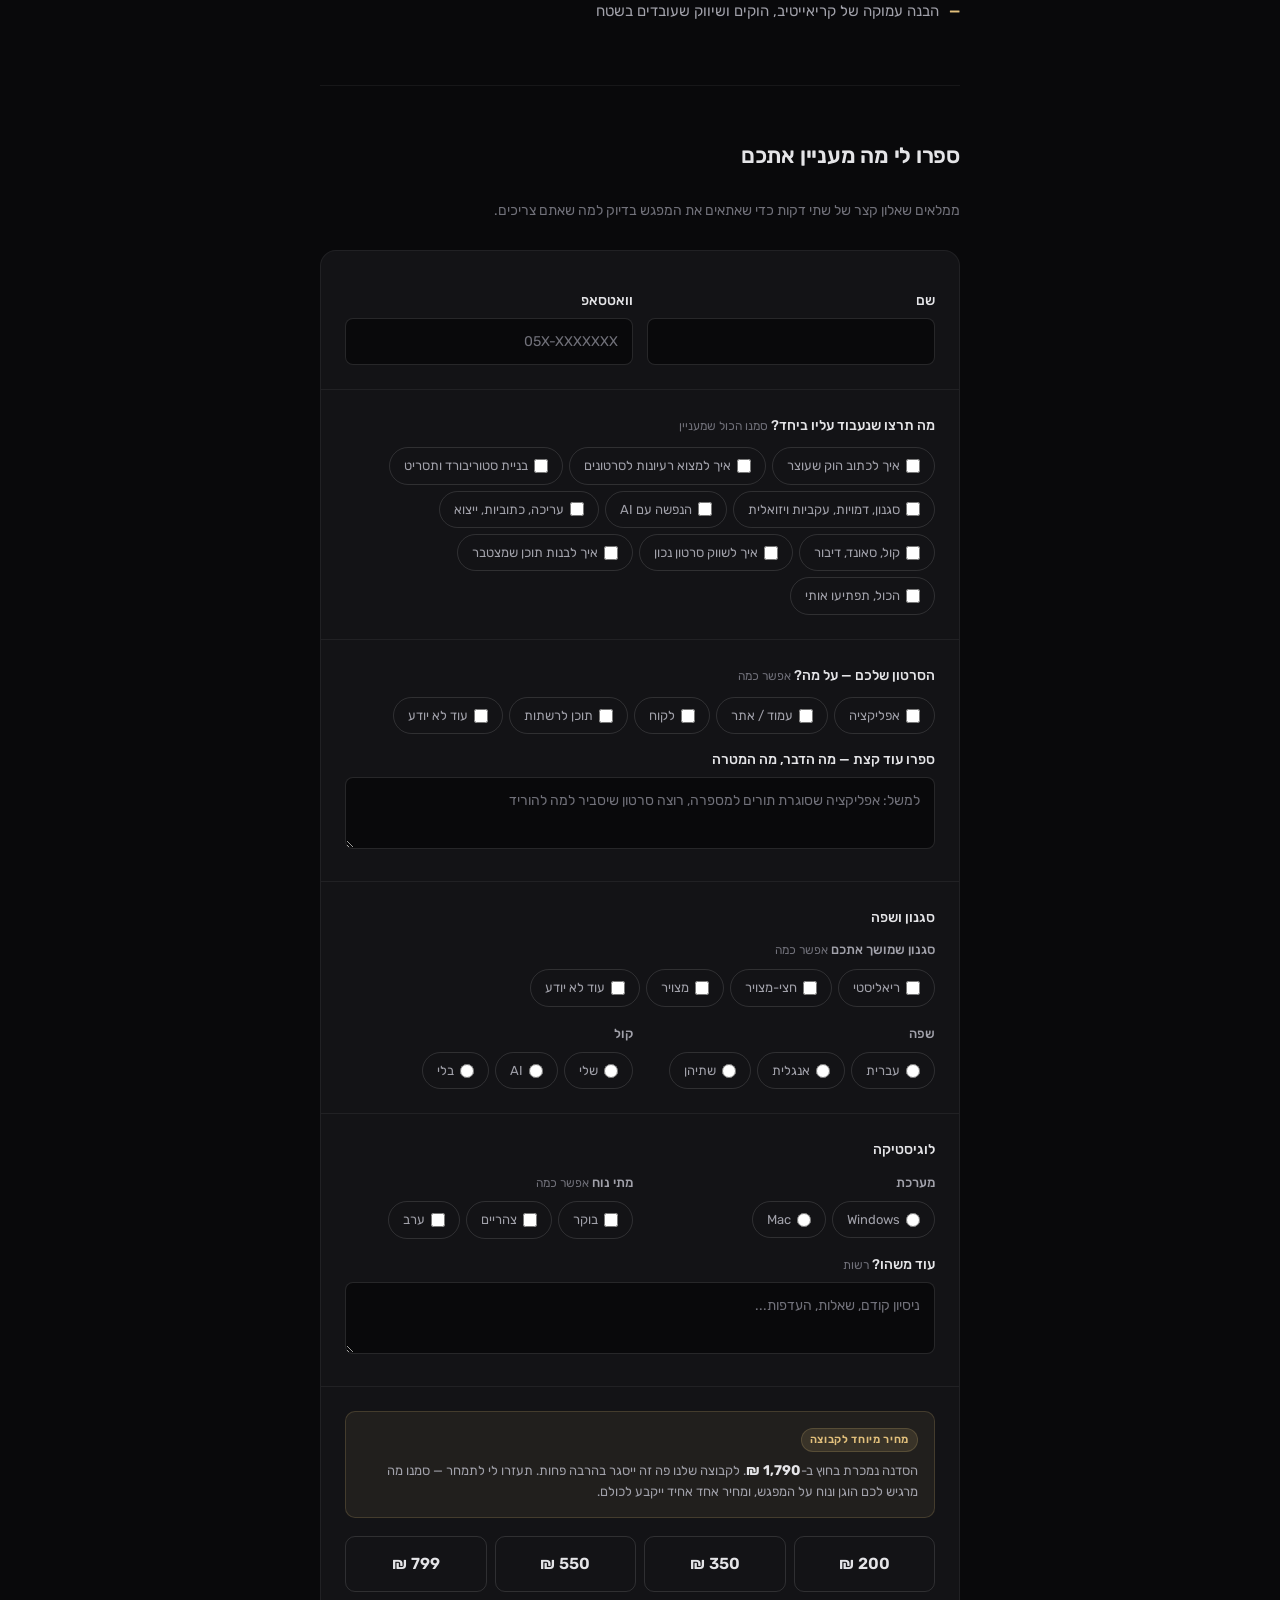
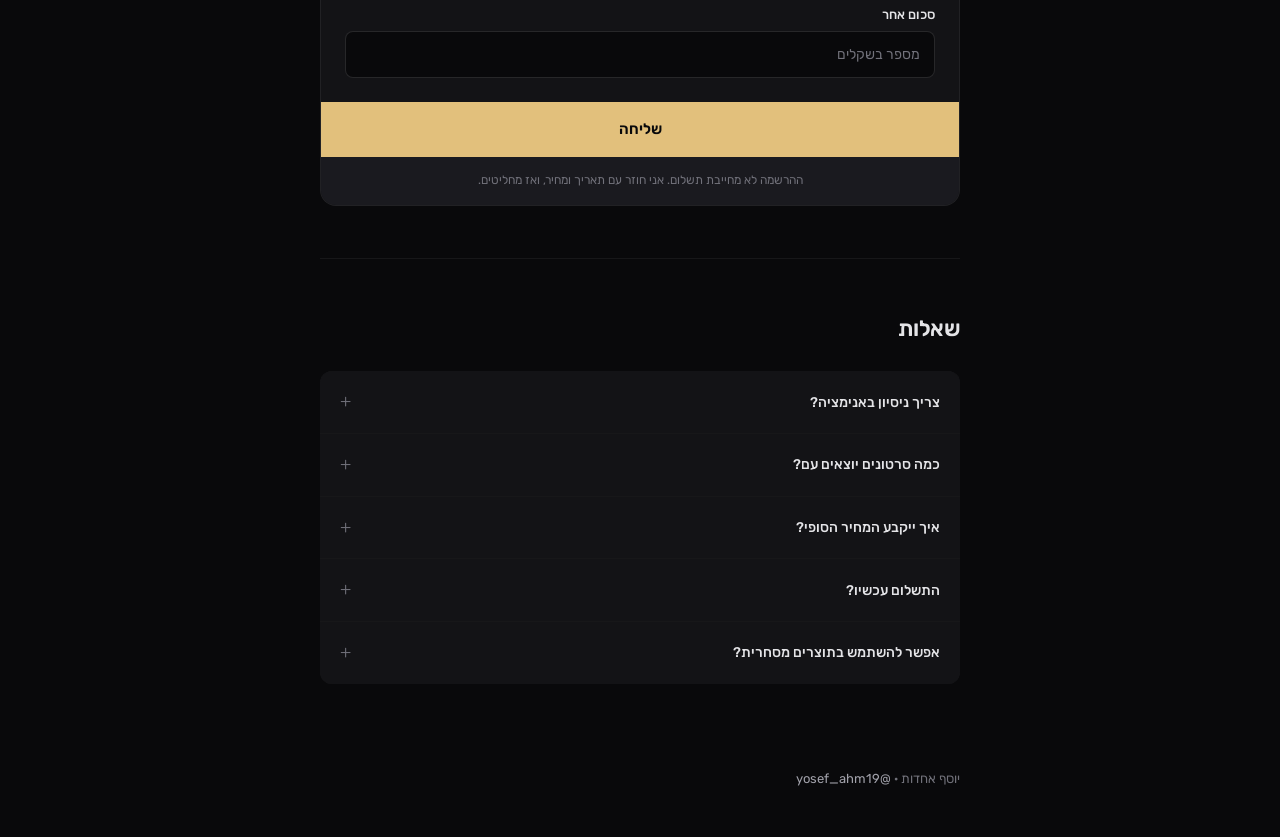
<file: workshop-290/index.html>
<!DOCTYPE html>
<html lang="he" dir="rtl">
<head>
  <meta charset="utf-8">
  <meta name="viewport" content="width=device-width, initial-scale=1">
  <title>סדנת אנימציה וקריאייטיב AI — יוסף אחדות</title>
  <meta name="description" content="סדנה מעשית: איך בונים סרטונים שעובדים — מהרעיון וההוק ועד הפרסום.">
  <link rel="preconnect" href="https://fonts.googleapis.com">
  <link rel="preconnect" href="https://fonts.gstatic.com" crossorigin>
  <link href="https://fonts.googleapis.com/css2?family=Rubik:wght@400;500;600;700&display=swap" rel="stylesheet">
  <link rel="stylesheet" href="styles.css">
</head>
<body>

  <main class="page">

    <!-- ── HERO ── -->
    <section class="hero">
      <div class="container">
        <span class="pill">זום · עד 12 · מעשי לגמרי</span>
        <h1>איך לייצר סרטונים<br>שאנשים עוצרים בשבילם.</h1>
        <p class="hero-sub">קריאייטיב, הוקים, אנימציה עם AI, ואיך לגרום לסרטון לעבוד — בסדנה מעשית, על המסך, ביחד.</p>
      </div>
    </section>

    <!-- ── CONTEXT ── -->
    <section class="container section">
      <div class="prose">
        <p>אני מנהל כמה עמודים עם מצטבר של <strong>מעל 1.3 מיליון צפיות</strong>. השילוב עובד כי מעבר לאנימציה יפהפייה — הסרטונים בנויים נכון: הוק שעוצר בשנייה הראשונה, קצב שמחזיק עד הסוף, וסיומת שגורמת לאנשים להגיב ולשתף.</p>
      </div>

      <div class="proof-cards">
        <div class="proof-card">
          <div class="proof-header">
            <span class="proof-name">פאני באני</span>
            <span class="proof-time">נפתח לפני פחות מחודש</span>
          </div>
          <div class="proof-stat">
            <span class="stat-number">1.2M</span>
            <span class="stat-label">צפיות מ-18 רילס</span>
          </div>
        </div>

        <div class="proof-card">
          <div class="proof-header">
            <span class="proof-name">מתאו ואווה</span>
            <span class="proof-time">נפתח לפני יומיים</span>
          </div>
          <div class="proof-stat">
            <span class="stat-number">60,000</span>
            <span class="stat-label">צפיות מ-3 רילס (ריל אחד הביא 56,000)</span>
          </div>
        </div>
      </div>

      <div class="prose" style="margin-top: 24px;">
        <p>בסדנה הזו אני פותח את כל השיטה: מאיך לחשוב על סרטון וקריאייטיב לפני שפותחים תוכנה, דרך הנפשה ויצירת דמויות עם AI, ועד עריכה ושיווק שמקפיצים את הווידאו.</p>
      </div>
    </section>

    <!-- ── WHAT WE COVER ── -->
    <section class="container section">
      <h2>מה עוברים ביחד</h2>
      <div class="flow-grid">
        <div class="flow-card">
          <span class="flow-num">חשיבה</span>
          <h3>איך בונים רעיון שעובד</h3>
          <p>איך לזקק מסר, להבין מה הקהל מחפש, ולבנות קונספט חזק עוד לפני שנוגעים בכלים.</p>
        </div>
        <div class="flow-card">
          <span class="flow-num">קריאייטיב</span>
          <h3>הוקים, סטוריבורד, דמויות</h3>
          <p>הוקים שעוצרים גלילה ב-2 שניות הראשונות, תסריט קצר, פירוק לשוטים ועקביות דמות.</p>
        </div>
        <div class="flow-card">
          <span class="flow-num">ייצור</span>
          <h3>אנימציה, קול, עריכה</h3>
          <p>הנפשה מתקדמת עם AI, סאונד וקול שיושבים בול על הדמות, כתוביות ועריכה מקצועית.</p>
        </div>
        <div class="flow-card">
          <span class="flow-num">שיווק</span>
          <h3>איך לגרום לזה לקפוץ</h3>
          <p>מה לעשות בשנייה שמעלים: כיתובים, סאונד נכון, ואיך לבנות ספריית תוכן שמצטברת לצפיות.</p>
        </div>
      </div>
    </section>

    <!-- ── WHAT YOU LEAVE WITH ── -->
    <section class="container section">
      <h2>מה נשאר אצלכם</h2>
      <ul class="leave-list">
        <li><span class="dash">—</span> סרטונים מוכנים לפרסום למוצר או לעמוד שלכם</li>
        <li><span class="dash">—</span> השיטה המלאה להמשיך לייצר עוד לבד — בלי להיות תלויים באף אחד</li>
        <li><span class="dash">—</span> הקלטה מלאה של המפגש שתוכלו לחזור אליה תמיד</li>
        <li><span class="dash">—</span> חבילת סקילים ופרומפטים מוכנים לשימוש</li>
        <li><span class="dash">—</span> הבנה עמוקה של קריאייטיב, הוקים ושיווק שעובדים בשטח</li>
      </ul>
    </section>

    <!-- ── FORM ── -->
    <section class="container section" id="form">
      <h2>ספרו לי מה מעניין אתכם</h2>
      <p class="form-intro">ממלאים שאלון קצר של שתי דקות כדי שאתאים את המפגש בדיוק למה שאתם צריכים.</p>

      <form id="registration-form">

        <div class="form-section">
          <div class="two-col">
            <div class="field">
              <label for="name">שם</label>
              <input id="name" name="name" type="text" required autocomplete="name">
            </div>
            <div class="field">
              <label for="whatsapp">וואטסאפ</label>
              <input id="whatsapp" name="whatsapp" type="text" inputmode="tel" required autocomplete="tel" placeholder="05X-XXXXXXX">
            </div>
          </div>
        </div>

        <div class="form-section">
          <label class="section-label">מה תרצו שנעבוד עליו ביחד? <span class="opt">סמנו הכול שמעניין</span></label>
          <div class="chips">
            <label class="chip"><input type="checkbox" name="topics" value="הוקים ופתיחות"> איך לכתוב הוק שעוצר</label>
            <label class="chip"><input type="checkbox" name="topics" value="רעיונות לסרטונים"> איך למצוא רעיונות לסרטונים</label>
            <label class="chip"><input type="checkbox" name="topics" value="סטוריבורד"> בניית סטוריבורד ותסריט</label>
            <label class="chip"><input type="checkbox" name="topics" value="סגנון ודמויות"> סגנון, דמויות, עקביות ויזואלית</label>
            <label class="chip"><input type="checkbox" name="topics" value="אנימציה AI"> הנפשה עם AI</label>
            <label class="chip"><input type="checkbox" name="topics" value="עריכה וכתוביות"> עריכה, כתוביות, ייצוא</label>
            <label class="chip"><input type="checkbox" name="topics" value="קול וסאונד"> קול, סאונד, דיבור</label>
            <label class="chip"><input type="checkbox" name="topics" value="שיווק ופרסום"> איך לשווק סרטון נכון</label>
            <label class="chip"><input type="checkbox" name="topics" value="תוכן שמצטבר"> איך לבנות תוכן שמצטבר</label>
            <label class="chip"><input type="checkbox" name="topics" value="הכול"> הכול, תפתיעו אותי</label>
          </div>
        </div>

        <div class="form-section">
          <label class="section-label">הסרטון שלכם — על מה? <span class="opt">אפשר כמה</span></label>
          <div class="chips">
            <label class="chip"><input type="checkbox" name="about" value="אפליקציה"> אפליקציה</label>
            <label class="chip"><input type="checkbox" name="about" value="עמוד או אתר"> עמוד / אתר</label>
            <label class="chip"><input type="checkbox" name="about" value="לקוח"> לקוח</label>
            <label class="chip"><input type="checkbox" name="about" value="תוכן לרשתות"> תוכן לרשתות</label>
            <label class="chip"><input type="checkbox" name="about" value="עוד לא יודע"> עוד לא יודע</label>
          </div>

          <div class="field">
            <label for="idea">ספרו עוד קצת — מה הדבר, מה המטרה</label>
            <textarea id="idea" name="idea" placeholder="למשל: אפליקציה שסוגרת תורים למספרה, רוצה סרטון שיסביר למה להוריד"></textarea>
          </div>
        </div>

        <div class="form-section">
          <label class="section-label">סגנון ושפה</label>

          <div class="field-group">
            <label class="sub-label">סגנון שמושך אתכם <span class="opt">אפשר כמה</span></label>
            <div class="chips">
              <label class="chip"><input type="checkbox" name="style" value="ריאליסטי"> ריאליסטי</label>
              <label class="chip"><input type="checkbox" name="style" value="חצי-מצויר"> חצי-מצויר</label>
              <label class="chip"><input type="checkbox" name="style" value="מצויר"> מצויר</label>
              <label class="chip"><input type="checkbox" name="style" value="עוד לא יודע"> עוד לא יודע</label>
            </div>
          </div>

          <div class="two-col" style="margin-top:16px">
            <fieldset class="inline-group">
              <label class="sub-label">שפה</label>
              <div class="chips">
                <label class="chip"><input type="radio" name="lang" value="עברית" required> עברית</label>
                <label class="chip"><input type="radio" name="lang" value="אנגלית"> אנגלית</label>
                <label class="chip"><input type="radio" name="lang" value="שתיהן"> שתיהן</label>
              </div>
            </fieldset>
            <fieldset class="inline-group">
              <label class="sub-label">קול</label>
              <div class="chips">
                <label class="chip"><input type="radio" name="voice" value="הקול שלי" required> שלי</label>
                <label class="chip"><input type="radio" name="voice" value="קול AI"> AI</label>
                <label class="chip"><input type="radio" name="voice" value="בלי דיבור"> בלי</label>
              </div>
            </fieldset>
          </div>
        </div>

        <div class="form-section">
          <label class="section-label">לוגיסטיקה</label>
          <div class="two-col">
            <fieldset class="inline-group">
              <label class="sub-label">מערכת</label>
              <div class="chips">
                <label class="chip"><input type="radio" name="os" value="Windows" required> Windows</label>
                <label class="chip"><input type="radio" name="os" value="Mac"> Mac</label>
              </div>
            </fieldset>
            <fieldset class="inline-group">
              <label class="sub-label">מתי נוח <span class="opt">אפשר כמה</span></label>
              <div class="chips">
                <label class="chip"><input type="checkbox" name="when" value="בוקר"> בוקר</label>
                <label class="chip"><input type="checkbox" name="when" value="צהריים"> צהריים</label>
                <label class="chip"><input type="checkbox" name="when" value="ערב"> ערב</label>
              </div>
            </fieldset>
          </div>

          <div class="field">
            <label for="note">עוד משהו? <span class="opt">רשות</span></label>
            <textarea id="note" name="note" placeholder="ניסיון קודם, שאלות, העדפות..."></textarea>
          </div>
        </div>

        <div class="form-section">
          <div class="anchor-callout">
            <span class="anchor-tag">מחיר מיוחד לקבוצה</span>
            <p>הסדנה נמכרת בחוץ ב-<strong>1,790 ₪</strong>. לקבוצה שלנו פה זה ייסגר בהרבה פחות. תעזרו לי לתמחר — סמנו מה מרגיש לכם הוגן ונוח על המפגש, ומחיר אחד אחיד ייקבע לכולם.</p>
          </div>

          <div class="price-grid">
            <label class="price-opt"><input type="radio" name="price" value="200"><span>200 ₪</span></label>
            <label class="price-opt"><input type="radio" name="price" value="350"><span>350 ₪</span></label>
            <label class="price-opt"><input type="radio" name="price" value="550"><span>550 ₪</span></label>
            <label class="price-opt"><input type="radio" name="price" value="799"><span>799 ₪</span></label>
          </div>
          <div class="field compact">
            <label for="price_other">סכום אחר</label>
            <input id="price_other" name="price_other" type="text" inputmode="numeric" placeholder="מספר בשקלים">
          </div>
        </div>

        <p class="warn" id="warn" hidden></p>
        <button type="submit" id="send">שליחה</button>
        <p class="fine">ההרשמה לא מחייבת תשלום. אני חוזר עם תאריך ומחיר, ואז מחליטים.</p>
      </form>
    </section>

    <!-- ── FAQ ── -->
    <section class="container section">
      <h2>שאלות</h2>
      <div class="faq">
        <details>
          <summary>צריך ניסיון באנימציה?</summary>
          <p>לא. צריך ניסיון בסיסי עם כלי AI כלשהו — Claude, ChatGPT, Cursor, אחד מהם. השאר עובדים עליו ביחד.</p>
        </details>
        <details>
          <summary>כמה סרטונים יוצאים עם?</summary>
          <p>במפגש בונים סרטון ראשון מקצה לקצה, ויוצאים עם התבנית והשיטה להמשיך להוציא סרטונים נוספים באופן עצמאי.</p>
        </details>
        <details>
          <summary>איך ייקבע המחיר הסופי?</summary>
          <p>לפי מה שתסמנו כאן. אשקלל את כל התשובות ונקבע מחיר אחד הוגן ומוזל שמתאים לכולם, הרבה מתחת למחיר של 1,790 ₪.</p>
        </details>
        <details>
          <summary>התשלום עכשיו?</summary>
          <p>לא. ההרשמה בטופס בחינם. אחזור עם תאריך ומחיר סופי, התשלום רק לפני המפגש.</p>
        </details>
        <details>
          <summary>אפשר להשתמש בתוצרים מסחרית?</summary>
          <p>כן לחלוטין. מה שאתם מייצרים שלכם — פרסמו, שווקו, תעשו איתו מה שרוצים.</p>
        </details>
      </div>
    </section>

    <footer class="container footer">
      <p>יוסף אחדות · <a href="https://www.instagram.com/yosef_ahm19/" target="_blank" rel="noopener">@yosef_ahm19</a></p>
    </footer>

  </main>

  <script src="config.js"></script>
  <script>
    const form = document.getElementById("registration-form");
    const warn = document.getElementById("warn");
    const send = document.getElementById("send");

    function joined(name) {
      return [...form.querySelectorAll(`input[name="${name}"]:checked`)].map(el => el.value).join(", ");
    }

    form.addEventListener("submit", async e => {
      e.preventDefault();
      warn.hidden = true;
      if (!joined("topics")) { show("סמנו לפחות נושא אחד שמעניין."); return; }
      if (!joined("about"))  { show("סמנו על מה הסרטון."); return; }
      if (!joined("style"))  { show("סמנו סגנון, גם אם עוד לא יודעים."); return; }
      if (!joined("when"))   { show("סמנו מתי נוח."); return; }
      const price = (form.price.value || "").trim();
      const priceOther = form.price_other.value.trim();
      if (!price && !priceOther) { show("בחרו סכום, או רשמו אחד."); return; }
      const url = (window.DEV_WORKSHOP && window.DEV_WORKSHOP.sheetUrl || "").trim();
      if (!url) { show("הטופס עדיין לא מחובר לגיליון."); return; }
      send.disabled = true;
      send.textContent = "שולח…";
      const body = new URLSearchParams({
        name: form.name.value.trim(),
        whatsapp: form.whatsapp.value.trim(),
        topics: joined("topics"),
        about: joined("about"),
        idea: form.idea.value.trim(),
        style: joined("style"),
        lang: form.lang.value,
        voice: form.voice.value,
        os: form.os.value,
        when: joined("when"),
        note: form.note.value.trim(),
        price, price_other: priceOther
      });
      try {
        await fetch(url, { method: "POST", mode: "no-cors", body });
        form.innerHTML = `<div class="done"><p>התקבל.</p><p class="done-sub">אני חוזר בוואטסאפ עם תאריך ושעה.</p></div>`;
      } catch {
        send.disabled = false;
        send.textContent = "שליחה";
        show("לא יצא. נסו שוב.");
      }
    });

    function show(msg) { warn.hidden = false; warn.textContent = msg; }
  </script>
</body>
</html>
</file>
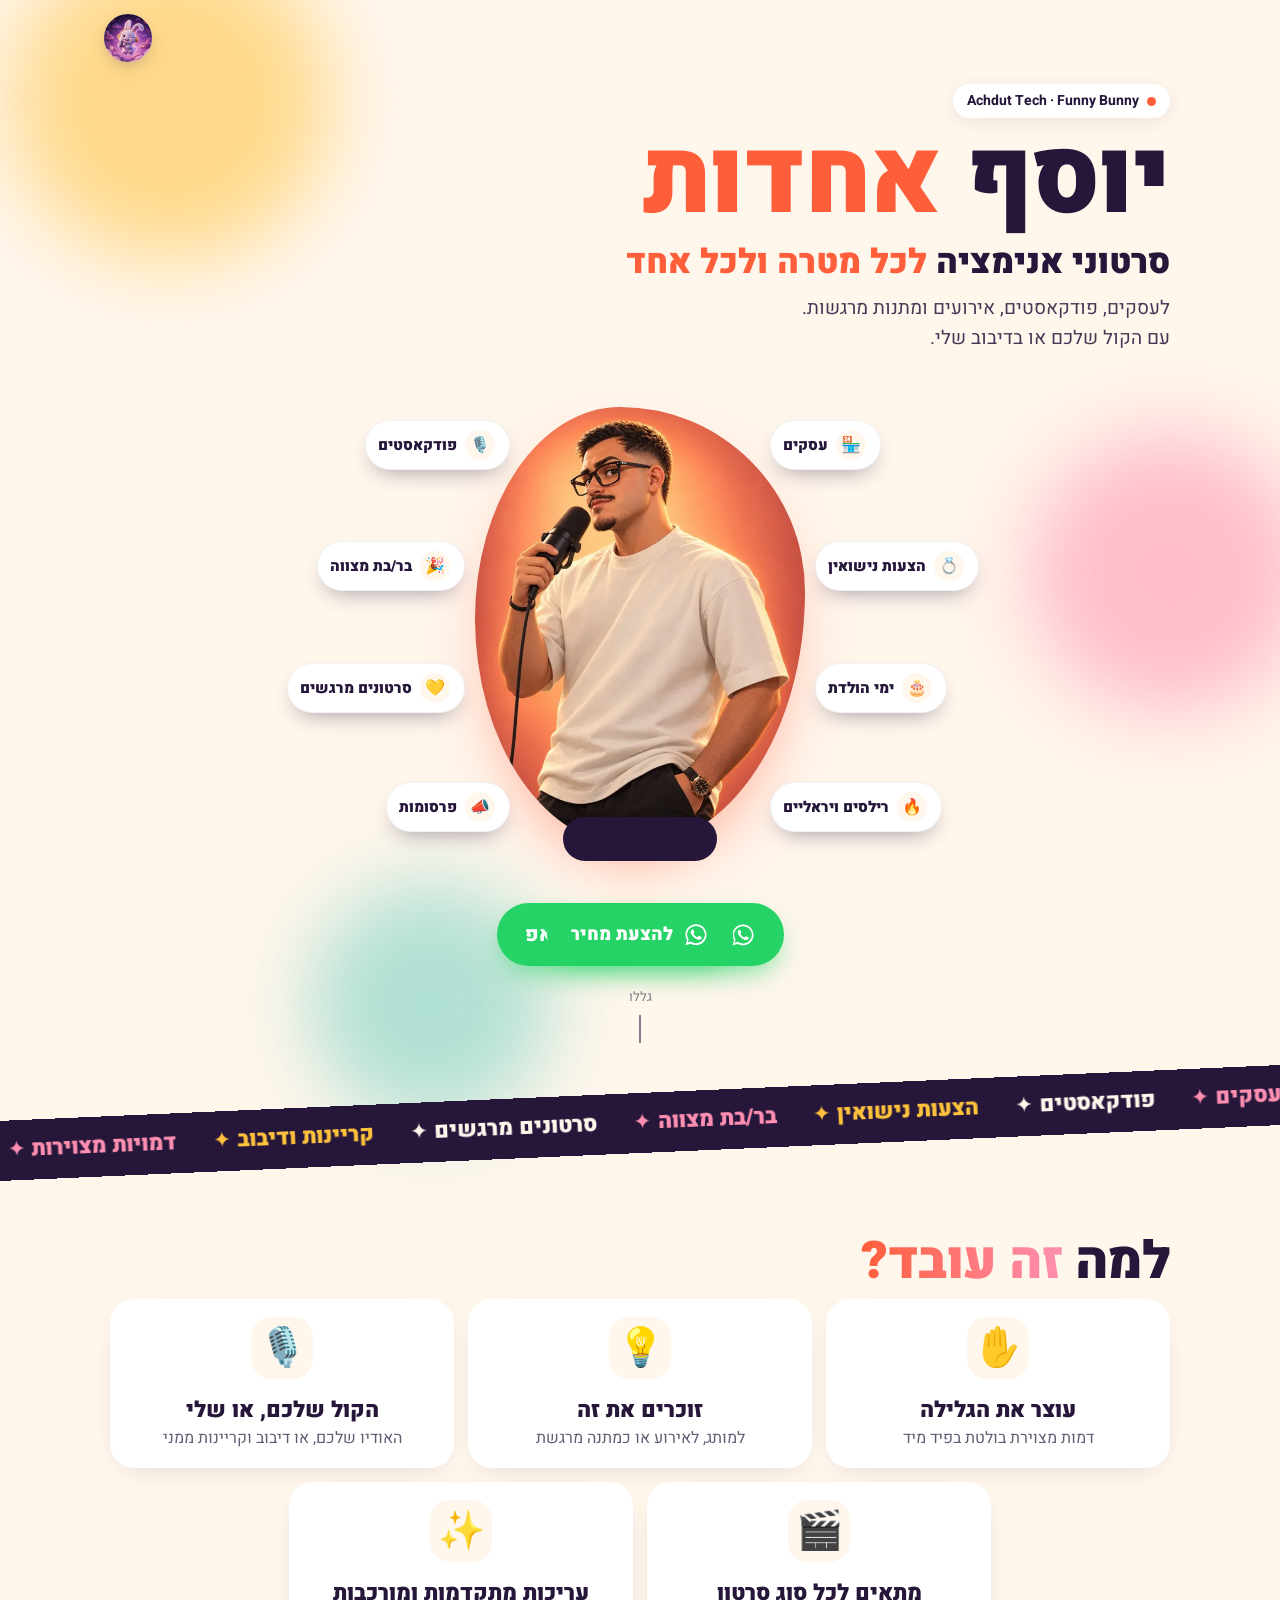
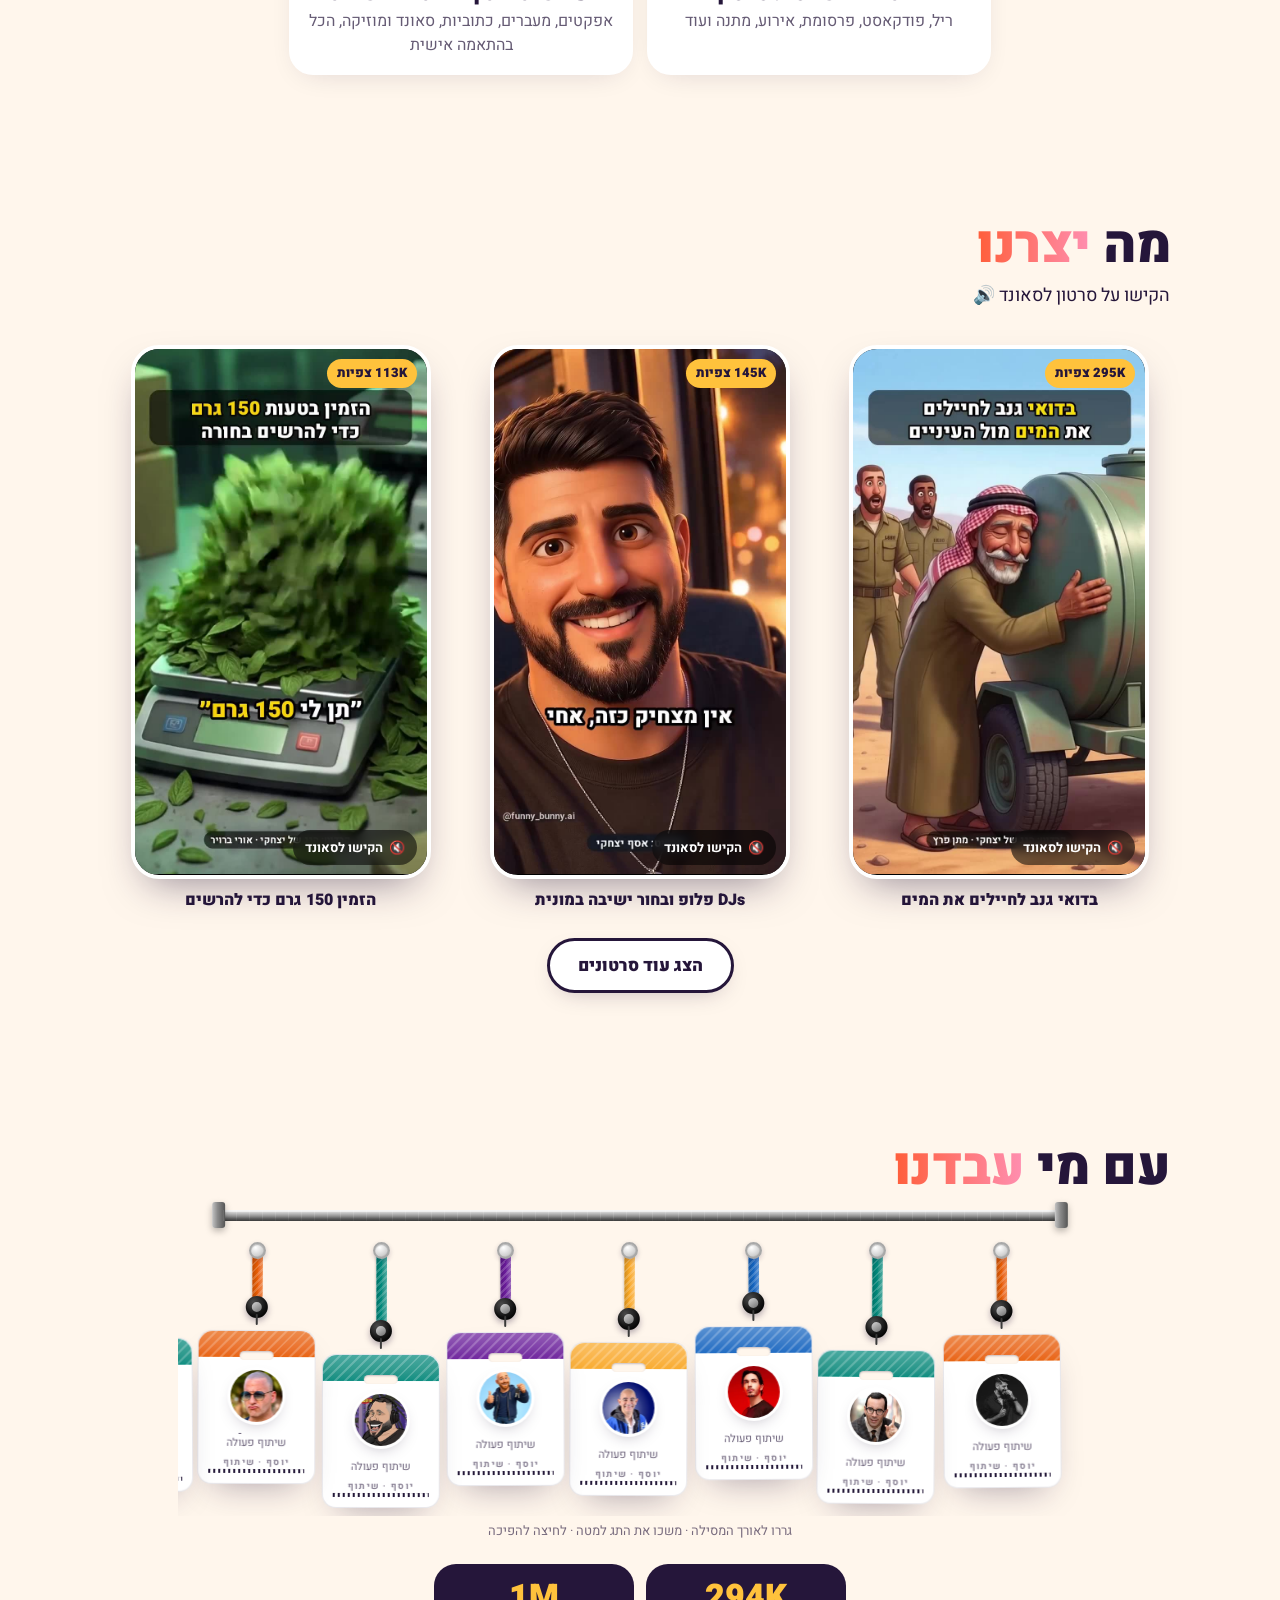
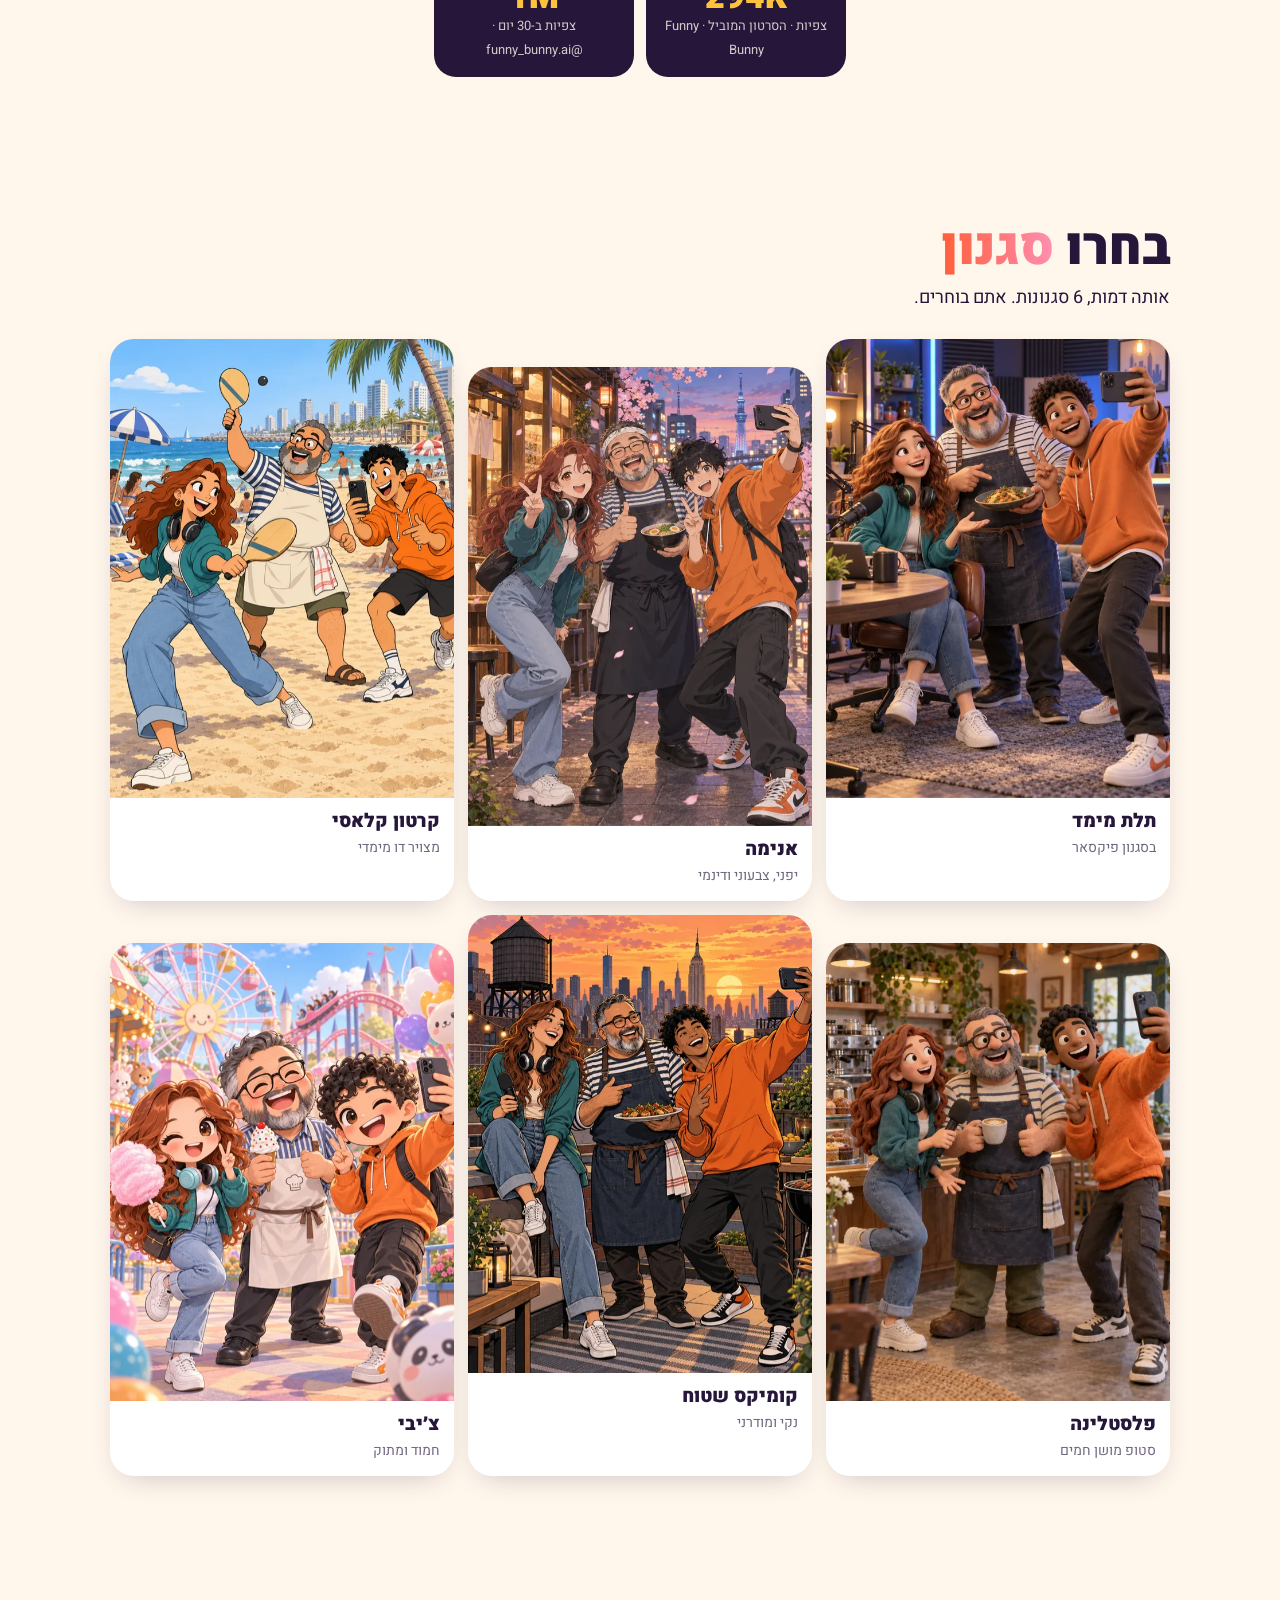
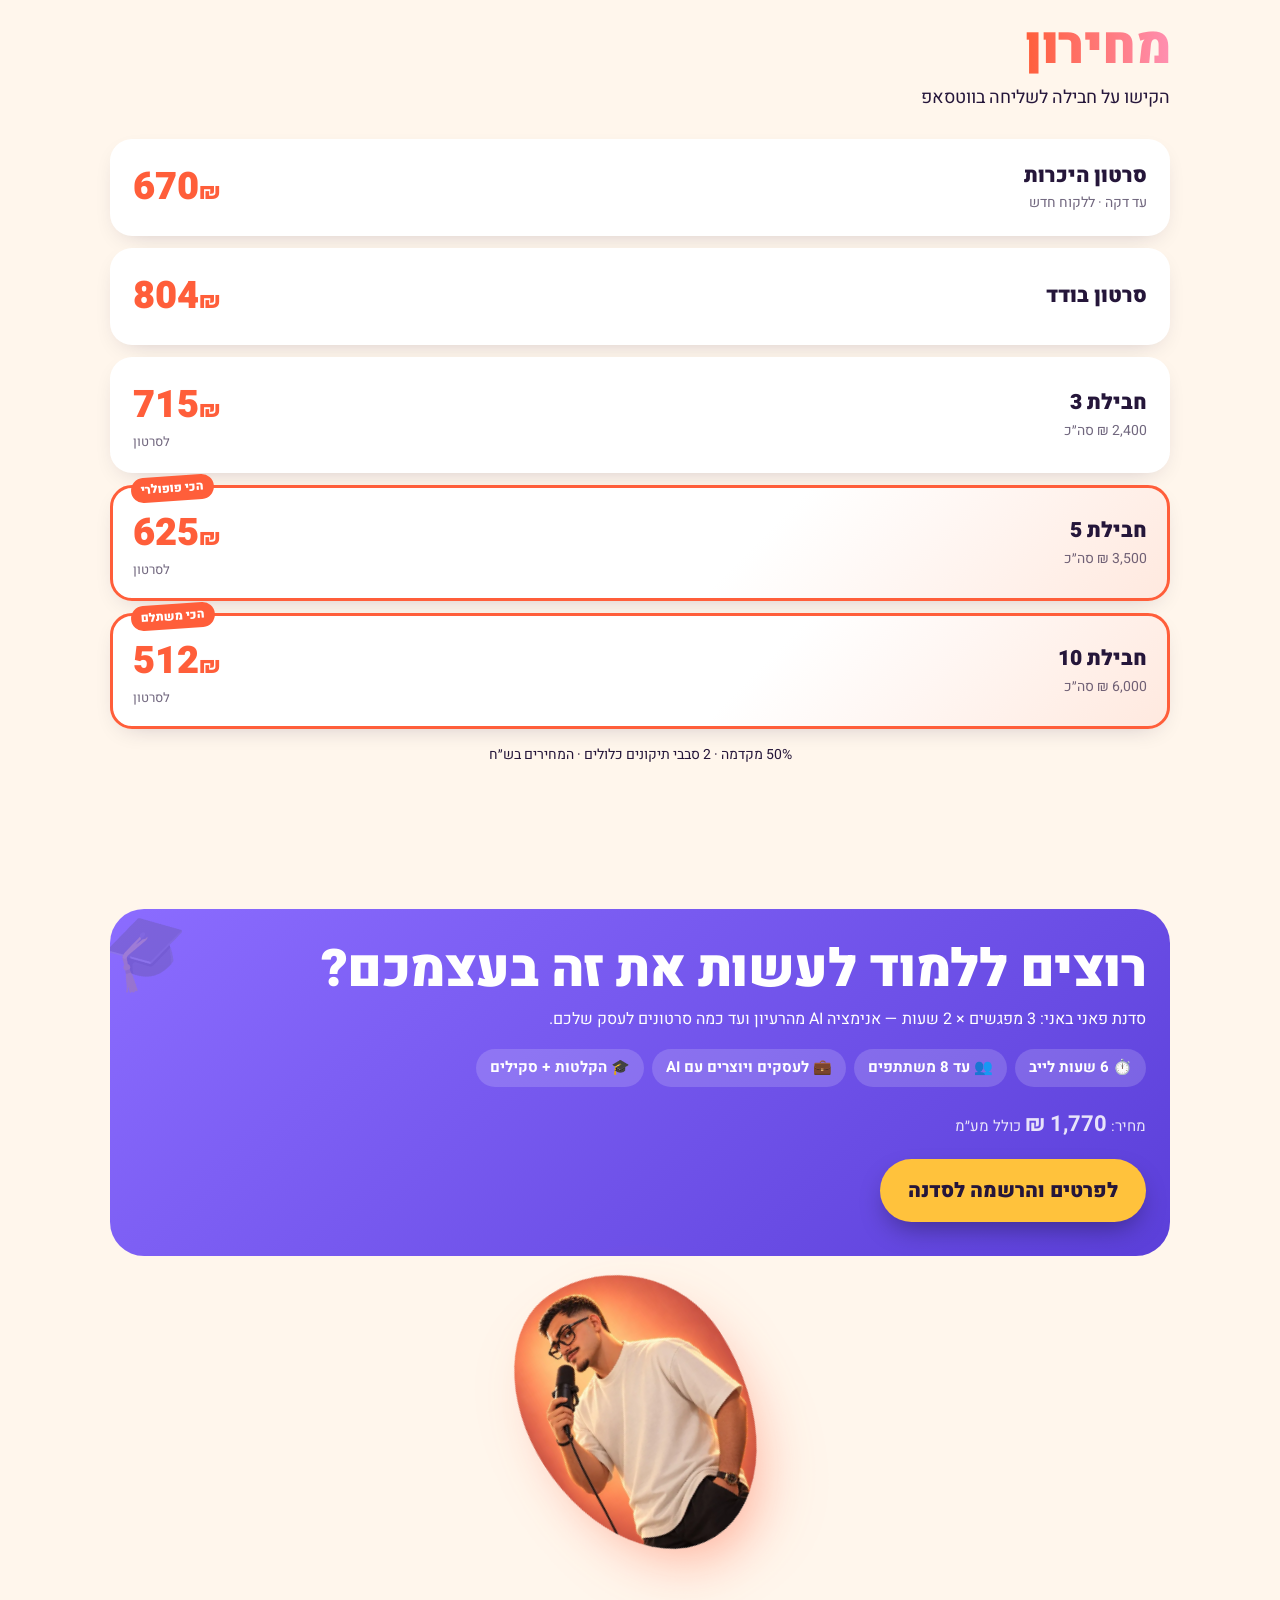
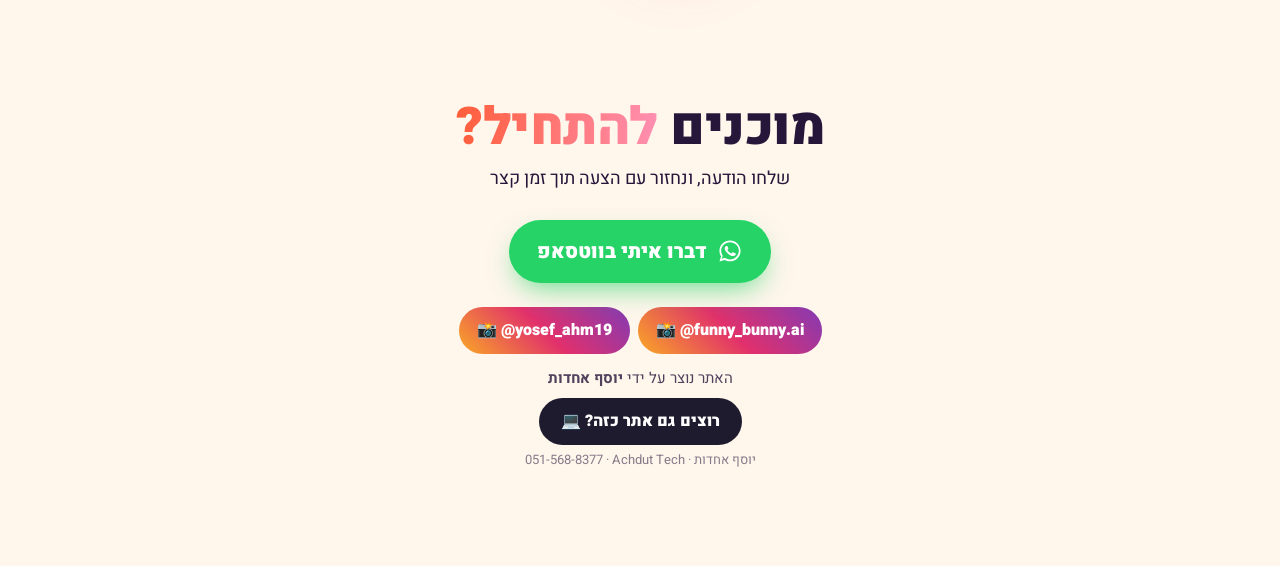
<file: yosef-animation/index.html>
<!doctype html>
<html lang="he" dir="rtl">
<head>
<meta charset="utf-8">
<meta name="viewport" content="width=device-width,initial-scale=1,viewport-fit=cover">
<title>יוסף אחדות · אנימציה לעסקים, פודקאסטים ואירועים</title>
<meta name="description" content="הופכים אודיו ווידאו אמיתיים לקליפים מצוירים שעוצרים את הגלילה. מחירון, דוגמאות וסגנונות.">
<meta property="og:title" content="יוסף אחדות · אנימציה לעסקים, פודקאסטים ואירועים">
<meta property="og:description" content="הקול שלכם, בדמות מצוירת. דוגמאות, סגנונות ומחירון">
<meta property="og:image" content="https://yosef-animation.sites.tab.bot/img/og2.jpg?v=3">
<meta property="og:type" content="website">
<meta name="theme-color" content="#FFF6EC">
<link rel="preload" href="f/heebo-hebrew-900.woff2" as="font" type="font/woff2" crossorigin>
<link rel="stylesheet" href="s.css?v=19">
</head>
<body>
<div id="prog"></div>
<main id="m">
<section class="hero">
  <div class="blob b1"></div><div class="blob b2"></div><div class="blob b3"></div>
  <a class="fbtop" href="https://www.instagram.com/funny_bunny.ai/" target="_blank" rel="noopener" aria-label="Funny Bunny באינסטגרם"><img src="img/bunny.webp" alt="Funny Bunny" width="48" height="48"></a>
  <span class="kicker"><i></i>Achdut Tech · Funny Bunny</span>
  <h1><span class="w">יוסף</span> <span class="w">אחדות</span></h1>
  <p class="hl">סרטוני אנימציה <span>לכל מטרה ולכל אחד</span></p>
  <p class="sub">לעסקים, פודקאסטים, אירועים ומתנות מרגשות.<br>עם הקול שלכם או בדיבוב שלי.</p>
  <div class="orbit">
  <div class="stage">
    <div class="pic"><img src="img/yosef.webp?v=4" alt="יוסף אחדות בדמות מצוירת עם מיקרופון" width="600" height="800" fetchpriority="high"></div>
    <div class="wave"><b style="animation-delay:-0.00s"></b><b style="animation-delay:-0.14s"></b><b style="animation-delay:-0.27s"></b><b style="animation-delay:-0.41s"></b><b style="animation-delay:-0.55s"></b><b style="animation-delay:-0.69s"></b><b style="animation-delay:-0.82s"></b><b style="animation-delay:-0.96s"></b><b style="animation-delay:-0.10s"></b><b style="animation-delay:-0.23s"></b><b style="animation-delay:-0.37s"></b><b style="animation-delay:-0.51s"></b><b style="animation-delay:-0.64s"></b><b style="animation-delay:-0.78s"></b></div>
  </div>
  <ul class="ugrid" aria-label="סוגי סרטונים">
    <li><b>🏪</b>עסקים</li><li><b>🎙️</b>פודקאסטים</li>
    <li><b>💍</b>הצעות נישואין</li><li><b>🎉</b>בר/בת מצווה</li>
    <li><b>🎂</b>ימי הולדת</li><li><b>💛</b>סרטונים מרגשים</li>
    <li><b>🔥</b>רילסים ויראליים</li><li><b>📣</b>פרסומות</li>
  </ul>
  </div>
  <a class="cta" href="https://wa.me/972515688377?text=%D7%94%D7%99%D7%99%20%D7%99%D7%95%D7%A1%D7%A3%2C%20%D7%A8%D7%90%D7%99%D7%AA%D7%99%20%D7%90%D7%AA%20%D7%94%D7%93%D7%A3%20%D7%95%D7%90%D7%A9%D7%9E%D7%97%20%D7%9C%D7%94%D7%A6%D7%A2%D7%AA%20%D7%9E%D7%97%D7%99%D7%A8" target="_blank" rel="noopener"><svg viewBox="0 0 32 32" aria-hidden="true"><path fill="currentColor" d="M16 3C8.8 3 3 8.7 3 15.8c0 2.5.7 4.9 2 7L3 29l6.4-2c2 1.1 4.3 1.7 6.6 1.7 7.2 0 13-5.7 13-12.8S23.2 3 16 3zm0 23.4c-2.1 0-4.1-.6-5.9-1.7l-.4-.3-3.8 1.2 1.2-3.7-.3-.4a10.4 10.4 0 0 1-1.7-5.7C5.1 9.9 10 5.2 16 5.2s10.9 4.7 10.9 10.6S22 26.4 16 26.4zm6-7.9c-.3-.2-1.9-1-2.2-1.1-.3-.1-.5-.2-.7.2-.2.3-.8 1-1 1.2-.2.2-.4.2-.7.1-.3-.2-1.4-.5-2.6-1.6-1-.9-1.6-1.9-1.8-2.2-.2-.3 0-.5.1-.7l.5-.6c.2-.2.2-.4.3-.6.1-.2 0-.4 0-.6l-1-2.4c-.3-.6-.5-.5-.7-.5h-.6c-.2 0-.6.1-.9.4-.3.3-1.2 1.1-1.2 2.8s1.2 3.2 1.4 3.5c.2.2 2.4 3.6 5.8 5 .8.4 1.4.6 1.9.7.8.3 1.5.2 2.1.1.6-.1 1.9-.8 2.2-1.5.3-.7.3-1.4.2-1.5-.1-.2-.3-.3-.7-.4z"/></svg>להצעת מחיר בווטסאפ</a>
  <div class="scrollhint">גללו</div>
</section>

<div class="marq" aria-hidden="true"><div><span>עסקים ✦</span><span>פודקאסטים ✦</span><span>הצעות נישואין ✦</span><span>בר/בת מצווה ✦</span><span>סרטונים מרגשים ✦</span><span>קריינות ודיבוב ✦</span><span>דמויות מצוירות ✦</span><span>עסקים ✦</span><span>פודקאסטים ✦</span><span>הצעות נישואין ✦</span><span>בר/בת מצווה ✦</span><span>סרטונים מרגשים ✦</span><span>קריינות ודיבוב ✦</span><span>דמויות מצוירות ✦</span><span>עסקים ✦</span><span>פודקאסטים ✦</span><span>הצעות נישואין ✦</span><span>בר/בת מצווה ✦</span><span>סרטונים מרגשים ✦</span><span>קריינות ודיבוב ✦</span><span>דמויות מצוירות ✦</span><span>עסקים ✦</span><span>פודקאסטים ✦</span><span>הצעות נישואין ✦</span><span>בר/בת מצווה ✦</span><span>סרטונים מרגשים ✦</span><span>קריינות ודיבוב ✦</span><span>דמויות מצוירות ✦</span></div></div>

<section>
  <h2 class="rv">למה <em>זה עובד?</em></h2>
  <div class="why">
    <div class="wrow rv" style="--d:0ms"><div class="e">✋</div><div><b>עוצר את הגלילה</b><span>דמות מצוירת בולטת בפיד מיד</span></div></div>
    <div class="wrow rv" style="--d:120ms"><div class="e">💡</div><div><b>זוכרים את זה</b><span>למותג, לאירוע או כמתנה מרגשת</span></div></div>
    <div class="wrow rv" style="--d:240ms"><div class="e">🎙️</div><div><b>הקול שלכם, או שלי</b><span>האודיו שלכם, או דיבוב וקריינות ממני</span></div></div>
    <div class="wrow rv" style="--d:360ms"><div class="e">🎬</div><div><b>מתאים לכל סוג סרטון</b><span>ריל, פודקאסט, פרסומת, אירוע, מתנה ועוד</span></div></div>
    <div class="wrow rv" style="--d:480ms"><div class="e">✨</div><div><b>עריכות מתקדמות ומורכבות</b><span>אפקטים, מעברים, כתוביות, סאונד ומוזיקה, הכל בהתאמה אישית</span></div></div>
  </div>
</section>

<section class="reels-section" id="reels-section">
  <h2 class="rv">מה <em>יצרנו</em></h2>
  <p class="sub rv">הקישו על סרטון לסאונד 🔊</p>
  <div class="reels reels-top" aria-label="סרטונים מובילים">
    <figure class="reel reel-featured rv" style="--d:0ms"><div class="vwrap"><video data-src="v/bedouin2.mp4" poster="p/bedouin2.jpg" muted loop playsinline preload="none"></video><button class="snd" aria-label="סאונד"><span class="ic">🔇</span><span class="lb">הקישו לסאונד</span></button><span class="tag">295K צפיות</span></div><figcaption>בדואי גנב לחיילים את המים</figcaption></figure>
    <figure class="reel reel-featured rv" style="--d:80ms"><div class="vwrap"><video data-src="v/djs.mp4" poster="p/djs.jpg" muted loop playsinline preload="none"></video><button class="snd" aria-label="סאונד"><span class="ic">🔇</span><span class="lb">הקישו לסאונד</span></button><span class="tag">145K צפיות</span></div><figcaption>DJs פלופ ובחור ישיבה במונית</figcaption></figure>
    <figure class="reel reel-featured rv" style="--d:160ms"><div class="vwrap"><video data-src="v/gram150b.mp4" poster="p/gram150b.jpg" muted loop playsinline preload="none"></video><button class="snd" aria-label="סאונד"><span class="ic">🔇</span><span class="lb">הקישו לסאונד</span></button><span class="tag">113K צפיות</span></div><figcaption>הזמין 150 גרם כדי להרשים</figcaption></figure>
  </div>
  <div class="reels reels-more" id="reels-more" hidden aria-hidden="true">
    <figure class="reel rv" style="--d:0ms"><div class="vwrap"><video data-src="v/bday.mp4" poster="p/bday.jpg" muted loop playsinline preload="none"></video><button class="snd" aria-label="סאונד"><span class="ic">🔇</span><span class="lb">הקישו לסאונד</span></button><span class="tag">לקוחה</span></div><figcaption>העוגה שלי · יום הולדת</figcaption></figure>
    <figure class="reel rv" style="--d:80ms"><div class="vwrap"><video data-src="v/teddy2.mp4" poster="p/teddy2.jpg" muted loop playsinline preload="none"></video><button class="snd" aria-label="סאונד"><span class="ic">🔇</span><span class="lb">הקישו לסאונד</span></button><span class="tag">47K צפיות</span></div><figcaption>אף אחד לא היה מוכן לדובי</figcaption></figure>
    <figure class="reel rv" style="--d:0ms"><div class="vwrap"><video data-src="v/poker2.mp4" poster="p/poker2.jpg" muted loop playsinline preload="none"></video><button class="snd" aria-label="סאונד"><span class="ic">🔇</span><span class="lb">הקישו לסאונד</span></button><span class="tag">35.8K צפיות</span></div><figcaption>הדובי באליפות העולם בפוקר</figcaption></figure>
    <figure class="reel rv" style="--d:80ms"><div class="vwrap"><video data-src="v/bully.mp4" poster="p/bully.jpg" muted loop playsinline preload="none"></video><button class="snd" aria-label="סאונד"><span class="ic">🔇</span><span class="lb">הקישו לסאונד</span></button><span class="tag">35.9K צפיות</span></div><figcaption>אישתו צפצפה לבריון הלא נכון</figcaption></figure>
    <figure class="reel rv" style="--d:0ms"><div class="vwrap"><video data-src="v/kit.mp4" poster="p/kit.jpg" muted loop playsinline preload="none"></video><button class="snd" aria-label="סאונד"><span class="ic">🔇</span><span class="lb">הקישו לסאונד</span></button><span class="tag">לקוחה</span></div><figcaption>העוגה שלי · סרטון לעסק</figcaption></figure>
  </div>
  <button type="button" class="reels-toggle rv" aria-expanded="false" aria-controls="reels-more"><span class="reels-toggle-more">הצג עוד סרטונים</span><span class="reels-toggle-less" hidden>הצג פחות</span></button>
</section>

<section>
  <h2 class="rv">עם מי <em>עבדנו</em></h2>
  <div class="collab-lanyard rv pop" style="--d:0ms" data-theme="light" aria-label="שותפים לשיתופי פעולה">
    <div class="collab-rail-stage">
      <div class="collab-rail-bar" aria-hidden="true"><span class="collab-rail-cap collab-rail-cap--start"></span><span class="collab-rail-cap collab-rail-cap--end"></span></div>
      <div class="collab-rail-track" tabindex="0" role="region" aria-label="מסילת תגי שיתוף פעולה">
        <article class="lanyard-item tone-1" style="--strap-len:52px;--rest:-2.5deg"><div class="lanyard-pivot"><span class="lanyard-ring" aria-hidden="true"></span><div class="lanyard-swing"><span class="lanyard-strap" aria-hidden="true"></span><span class="lanyard-reel" aria-hidden="true"></span><span class="lanyard-cord" aria-hidden="true"></span><div class="lanyard-hang"><button type="button" class="lanyard-badge" aria-pressed="false" aria-label="מתן פרץ, שיתוף פעולה"><span class="lanyard-flip"><span class="badge-face badge-face--front"><span class="badge-band" aria-hidden="true"></span><span class="badge-hole" aria-hidden="true"></span><span class="badge-avatar"><img src="img/c_matan.webp" alt="" width="72" height="72" loading="lazy" decoding="async"></span><strong class="badge-name">מתן פרץ</strong><span class="badge-role">שיתוף פעולה</span><span class="badge-team">יוסף · שיתוף</span><span class="badge-barcode" aria-hidden="true"></span></span><span class="badge-face badge-face--back"><span class="badge-band" aria-hidden="true"></span><strong class="badge-name">מתן פרץ</strong><a class="badge-ig" href="https://www.instagram.com/matanperetz___/" target="_blank" rel="noopener"><bdi dir="ltr">@matanperetz___</bdi></a><span class="badge-back-note">אינסטגרם</span></span></span></button></div></div></div></article>
        <article class="lanyard-item tone-2" style="--strap-len:68px;--rest:2deg"><div class="lanyard-pivot"><span class="lanyard-ring" aria-hidden="true"></span><div class="lanyard-swing"><span class="lanyard-strap" aria-hidden="true"></span><span class="lanyard-reel" aria-hidden="true"></span><span class="lanyard-cord" aria-hidden="true"></span><div class="lanyard-hang"><button type="button" class="lanyard-badge" aria-pressed="false" aria-label="אורי ברויר, שיתוף פעולה"><span class="lanyard-flip"><span class="badge-face badge-face--front"><span class="badge-band" aria-hidden="true"></span><span class="badge-hole" aria-hidden="true"></span><span class="badge-avatar"><img src="img/c_ori.webp" alt="" width="72" height="72" loading="lazy" decoding="async"></span><strong class="badge-name">אורי ברויר</strong><span class="badge-role">שיתוף פעולה</span><span class="badge-team">יוסף · שיתוף</span><span class="badge-barcode" aria-hidden="true"></span></span><span class="badge-face badge-face--back"><span class="badge-band" aria-hidden="true"></span><strong class="badge-name">אורי ברויר</strong><a class="badge-ig" href="https://www.instagram.com/oribroyer/" target="_blank" rel="noopener"><bdi dir="ltr">@oribroyer</bdi></a><span class="badge-back-note">אינסטגרם</span></span></span></button></div></div></div></article>
        <article class="lanyard-item tone-3" style="--strap-len:44px;--rest:-1.6deg"><div class="lanyard-pivot"><span class="lanyard-ring" aria-hidden="true"></span><div class="lanyard-swing"><span class="lanyard-strap" aria-hidden="true"></span><span class="lanyard-reel" aria-hidden="true"></span><span class="lanyard-cord" aria-hidden="true"></span><div class="lanyard-hang"><button type="button" class="lanyard-badge" aria-pressed="false" aria-label="אסף יצחקי, שיתוף פעולה"><span class="lanyard-flip"><span class="badge-face badge-face--front"><span class="badge-band" aria-hidden="true"></span><span class="badge-hole" aria-hidden="true"></span><span class="badge-avatar"><img src="img/c_asaf.webp" alt="" width="72" height="72" loading="lazy" decoding="async"></span><strong class="badge-name">אסף יצחקי</strong><span class="badge-role">שיתוף פעולה</span><span class="badge-team">יוסף · שיתוף</span><span class="badge-barcode" aria-hidden="true"></span></span><span class="badge-face badge-face--back"><span class="badge-band" aria-hidden="true"></span><strong class="badge-name">אסף יצחקי</strong><a class="badge-ig" href="https://www.instagram.com/assaf_itzhaki/" target="_blank" rel="noopener"><bdi dir="ltr">@assaf_itzhaki</bdi></a><span class="badge-back-note">אינסטגרם</span></span></span></button></div></div></div></article>
        <article class="lanyard-item tone-4" style="--strap-len:60px;--rest:2.4deg"><div class="lanyard-pivot"><span class="lanyard-ring" aria-hidden="true"></span><div class="lanyard-swing"><span class="lanyard-strap" aria-hidden="true"></span><span class="lanyard-reel" aria-hidden="true"></span><span class="lanyard-cord" aria-hidden="true"></span><div class="lanyard-hang"><button type="button" class="lanyard-badge" aria-pressed="false" aria-label="מני עוזרי, שיתוף פעולה"><span class="lanyard-flip"><span class="badge-face badge-face--front"><span class="badge-band" aria-hidden="true"></span><span class="badge-hole" aria-hidden="true"></span><span class="badge-avatar"><img src="img/c_meni.webp" alt="" width="72" height="72" loading="lazy" decoding="async"></span><strong class="badge-name">מני עוזרי</strong><span class="badge-role">שיתוף פעולה</span><span class="badge-team">יוסף · שיתוף</span><span class="badge-barcode" aria-hidden="true"></span></span><span class="badge-face badge-face--back"><span class="badge-band" aria-hidden="true"></span><strong class="badge-name">מני עוזרי</strong><a class="badge-ig" href="https://www.instagram.com/meniozeri/" target="_blank" rel="noopener"><bdi dir="ltr">@meniozeri</bdi></a><span class="badge-back-note">אינסטגרם</span></span></span></button></div></div></div></article>
        <article class="lanyard-item tone-5" style="--strap-len:50px;--rest:-1.4deg"><div class="lanyard-pivot"><span class="lanyard-ring" aria-hidden="true"></span><div class="lanyard-swing"><span class="lanyard-strap" aria-hidden="true"></span><span class="lanyard-reel" aria-hidden="true"></span><span class="lanyard-cord" aria-hidden="true"></span><div class="lanyard-hang"><button type="button" class="lanyard-badge" aria-pressed="false" aria-label="אבי נוסבאום, שיתוף פעולה"><span class="lanyard-flip"><span class="badge-face badge-face--front"><span class="badge-band" aria-hidden="true"></span><span class="badge-hole" aria-hidden="true"></span><span class="badge-avatar"><img src="img/c_avi.webp" alt="" width="72" height="72" loading="lazy" decoding="async"></span><strong class="badge-name">אבי נוסבאום</strong><span class="badge-role">שיתוף פעולה</span><span class="badge-team">יוסף · שיתוף</span><span class="badge-barcode" aria-hidden="true"></span></span><span class="badge-face badge-face--back"><span class="badge-band" aria-hidden="true"></span><strong class="badge-name">אבי נוסבאום</strong><a class="badge-ig" href="https://www.instagram.com/avinussbaum/" target="_blank" rel="noopener"><bdi dir="ltr">@avinussbaum</bdi></a><span class="badge-back-note">אינסטגרם</span></span></span></button></div></div></div></article>
        <article class="lanyard-item tone-2" style="--strap-len:72px;--rest:-2deg"><div class="lanyard-pivot"><span class="lanyard-ring" aria-hidden="true"></span><div class="lanyard-swing"><span class="lanyard-strap" aria-hidden="true"></span><span class="lanyard-reel" aria-hidden="true"></span><span class="lanyard-cord" aria-hidden="true"></span><div class="lanyard-hang"><button type="button" class="lanyard-badge" aria-pressed="false" aria-label="דור יתח, שיתוף פעולה"><span class="lanyard-flip"><span class="badge-face badge-face--front"><span class="badge-band" aria-hidden="true"></span><span class="badge-hole" aria-hidden="true"></span><span class="badge-avatar"><img src="img/c_dor.webp" alt="" width="72" height="72" loading="lazy" decoding="async"></span><strong class="badge-name">דור יתח</strong><span class="badge-role">שיתוף פעולה</span><span class="badge-team">יוסף · שיתוף</span><span class="badge-barcode" aria-hidden="true"></span></span><span class="badge-face badge-face--back"><span class="badge-band" aria-hidden="true"></span><strong class="badge-name">דור יתח</strong><a class="badge-ig" href="https://www.instagram.com/doritach_/" target="_blank" rel="noopener"><bdi dir="ltr">@doritach_</bdi></a><span class="badge-back-note">אינסטגרם</span></span></span></button></div></div></div></article>
        <article class="lanyard-item tone-1" style="--strap-len:48px;--rest:1.8deg"><div class="lanyard-pivot"><span class="lanyard-ring" aria-hidden="true"></span><div class="lanyard-swing"><span class="lanyard-strap" aria-hidden="true"></span><span class="lanyard-reel" aria-hidden="true"></span><span class="lanyard-cord" aria-hidden="true"></span><div class="lanyard-hang"><button type="button" class="lanyard-badge" aria-pressed="false" aria-label="נועם סלע, שיתוף פעולה"><span class="lanyard-flip"><span class="badge-face badge-face--front"><span class="badge-band" aria-hidden="true"></span><span class="badge-hole" aria-hidden="true"></span><span class="badge-avatar"><img src="img/c_noam.webp" alt="" width="72" height="72" loading="lazy" decoding="async"></span><strong class="badge-name">נועם סלע</strong><span class="badge-role">שיתוף פעולה</span><span class="badge-team">יוסף · שיתוף</span><span class="badge-barcode" aria-hidden="true"></span></span><span class="badge-face badge-face--back"><span class="badge-band" aria-hidden="true"></span><strong class="badge-name">נועם סלע</strong><a class="badge-ig" href="https://www.instagram.com/noamsela/" target="_blank" rel="noopener"><bdi dir="ltr">@noamsela</bdi></a><span class="badge-back-note">אינסטגרם</span></span></span></button></div></div></div></article>
        <article class="lanyard-item tone-2" style="--strap-len:56px;--rest:-2.2deg"><div class="lanyard-pivot"><span class="lanyard-ring" aria-hidden="true"></span><div class="lanyard-swing"><span class="lanyard-strap" aria-hidden="true"></span><span class="lanyard-reel" aria-hidden="true"></span><span class="lanyard-cord" aria-hidden="true"></span><div class="lanyard-hang"><button type="button" class="lanyard-badge" aria-pressed="false" aria-label="העוגה שלי, סרטונים לעסק"><span class="lanyard-flip"><span class="badge-face badge-face--front"><span class="badge-band" aria-hidden="true"></span><span class="badge-hole" aria-hidden="true"></span><span class="badge-avatar"><img src="img/cakez.webp" alt="" width="72" height="72" loading="lazy" decoding="async"></span><strong class="badge-name">העוגה שלי</strong><span class="badge-role">סרטונים לעסק</span><span class="badge-team">יוסף · לקוח</span><span class="badge-barcode" aria-hidden="true"></span></span><span class="badge-face badge-face--back"><span class="badge-band" aria-hidden="true"></span><strong class="badge-name">העוגה שלי</strong><span class="badge-ig badge-ig--text">סרטוני מותג לעסק</span><span class="badge-back-note">ללא אינסטגרם</span></span></span></button></div></div></div></article>
        <article class="lanyard-item tone-3" style="--strap-len:64px;--rest:2.6deg"><div class="lanyard-pivot"><span class="lanyard-ring" aria-hidden="true"></span><div class="lanyard-swing"><span class="lanyard-strap" aria-hidden="true"></span><span class="lanyard-reel" aria-hidden="true"></span><span class="lanyard-cord" aria-hidden="true"></span><div class="lanyard-hang"><button type="button" class="lanyard-badge" aria-pressed="false" aria-label="Funny Bunny, שיתוף פעולה"><span class="lanyard-flip"><span class="badge-face badge-face--front"><span class="badge-band" aria-hidden="true"></span><span class="badge-hole" aria-hidden="true"></span><span class="badge-avatar"><img src="img/bunny.webp" alt="" width="72" height="72" loading="lazy" decoding="async"></span><strong class="badge-name">Funny Bunny</strong><span class="badge-role">שיתוף פעולה</span><span class="badge-team">יוסף · שיתוף</span><span class="badge-barcode" aria-hidden="true"></span></span><span class="badge-face badge-face--back"><span class="badge-band" aria-hidden="true"></span><strong class="badge-name">Funny Bunny</strong><a class="badge-ig" href="https://www.instagram.com/funny_bunny.ai/" target="_blank" rel="noopener"><bdi dir="ltr">@funny_bunny.ai</bdi></a><span class="badge-back-note">אינסטגרם</span></span></span></button></div></div></div></article>
      </div>
    </div>
    <p class="collab-rail-hint" id="collab-rail-hint">גררו לאורך המסילה · משכו את התג למטה · לחיצה להפיכה</p>
  </div>
  <div class="stats">
    <div class="stat rv" style="--d:0ms"><b data-to="295" data-suf="K">295K</b><span>צפיות · הסרטון המוביל · Funny Bunny</span></div>
    <div class="stat rv" style="--d:120ms"><b data-to="1" data-suf="M">1M</b><span>צפיות ב-30 יום · @funny_bunny.ai</span></div>
    <!-- followers (profile, Nov 6 2026): 363 — left out on purpose; add a 3rd .stat if wanted -->
  </div>
</section>

<section>
  <h2 class="rv">בחרו <em>סגנון</em></h2>
  <p class="sub rv">אותה דמות, 6 סגנונות. אתם בוחרים.</p>
  <div class="sgrid"><a class="scard rv" style="--d:0ms" href="https://wa.me/972515688377?text=%D7%94%D7%99%D7%99%20%D7%99%D7%95%D7%A1%D7%A3%2C%20%D7%A8%D7%90%D7%99%D7%AA%D7%99%20%D7%90%D7%AA%20%D7%94%D7%93%D7%A3.%20%D7%90%D7%94%D7%91%D7%AA%D7%99%20%D7%90%D7%AA%20%D7%A1%D7%92%D7%A0%D7%95%D7%9F%20%D7%94%D7%AA%D7%9C%D7%AA%20%D7%9E%D7%99%D7%9E%D7%93%2C%20%D7%90%D7%A9%D7%9E%D7%97%20%D7%9C%D7%94%D7%A6%D7%A2%D7%AA%20%D7%9E%D7%97%D7%99%D7%A8" target="_blank" rel="noopener"><div class="simg"><img src="img/s3_pixar.webp" alt="תלת מימד" loading="lazy" width="600" height="800"></div><div class="stxt"><b>תלת מימד</b><span>בסגנון פיקסאר</span></div></a><a class="scard rv" style="--d:70ms" href="https://wa.me/972515688377?text=%D7%94%D7%99%D7%99%20%D7%99%D7%95%D7%A1%D7%A3%2C%20%D7%A8%D7%90%D7%99%D7%AA%D7%99%20%D7%90%D7%AA%20%D7%94%D7%93%D7%A3.%20%D7%90%D7%94%D7%91%D7%AA%D7%99%20%D7%90%D7%AA%20%D7%A1%D7%92%D7%A0%D7%95%D7%9F%20%D7%94%D7%90%D7%A0%D7%99%D7%9E%D7%94%2C%20%D7%90%D7%A9%D7%9E%D7%97%20%D7%9C%D7%94%D7%A6%D7%A2%D7%AA%20%D7%9E%D7%97%D7%99%D7%A8" target="_blank" rel="noopener"><div class="simg"><img src="img/s3_anime.webp" alt="אנימה" loading="lazy" width="600" height="800"></div><div class="stxt"><b>אנימה</b><span>יפני, צבעוני ודינמי</span></div></a><a class="scard rv" style="--d:140ms" href="https://wa.me/972515688377?text=%D7%94%D7%99%D7%99%20%D7%99%D7%95%D7%A1%D7%A3%2C%20%D7%A8%D7%90%D7%99%D7%AA%D7%99%20%D7%90%D7%AA%20%D7%94%D7%93%D7%A3.%20%D7%90%D7%94%D7%91%D7%AA%D7%99%20%D7%90%D7%AA%20%D7%A1%D7%92%D7%A0%D7%95%D7%9F%20%D7%94%D7%A7%D7%A8%D7%98%D7%95%D7%9F%20%D7%A7%D7%9C%D7%90%D7%A1%D7%99%2C%20%D7%90%D7%A9%D7%9E%D7%97%20%D7%9C%D7%94%D7%A6%D7%A2%D7%AA%20%D7%9E%D7%97%D7%99%D7%A8" target="_blank" rel="noopener"><div class="simg"><img src="img/s3_cartoon2d.webp" alt="קרטון קלאסי" loading="lazy" width="600" height="800"></div><div class="stxt"><b>קרטון קלאסי</b><span>מצויר דו מימדי</span></div></a><a class="scard rv" style="--d:210ms" href="https://wa.me/972515688377?text=%D7%94%D7%99%D7%99%20%D7%99%D7%95%D7%A1%D7%A3%2C%20%D7%A8%D7%90%D7%99%D7%AA%D7%99%20%D7%90%D7%AA%20%D7%94%D7%93%D7%A3.%20%D7%90%D7%94%D7%91%D7%AA%D7%99%20%D7%90%D7%AA%20%D7%A1%D7%92%D7%A0%D7%95%D7%9F%20%D7%94%D7%A4%D7%9C%D7%A1%D7%98%D7%9C%D7%99%D7%A0%D7%94%2C%20%D7%90%D7%A9%D7%9E%D7%97%20%D7%9C%D7%94%D7%A6%D7%A2%D7%AA%20%D7%9E%D7%97%D7%99%D7%A8" target="_blank" rel="noopener"><div class="simg"><img src="img/s3_clay.webp" alt="פלסטלינה" loading="lazy" width="600" height="800"></div><div class="stxt"><b>פלסטלינה</b><span>סטופ מושן חמים</span></div></a><a class="scard rv" style="--d:280ms" href="https://wa.me/972515688377?text=%D7%94%D7%99%D7%99%20%D7%99%D7%95%D7%A1%D7%A3%2C%20%D7%A8%D7%90%D7%99%D7%AA%D7%99%20%D7%90%D7%AA%20%D7%94%D7%93%D7%A3.%20%D7%90%D7%94%D7%91%D7%AA%D7%99%20%D7%90%D7%AA%20%D7%A1%D7%92%D7%A0%D7%95%D7%9F%20%D7%94%D7%A7%D7%95%D7%9E%D7%99%D7%A7%D7%A1%20%D7%A9%D7%98%D7%95%D7%97%2C%20%D7%90%D7%A9%D7%9E%D7%97%20%D7%9C%D7%94%D7%A6%D7%A2%D7%AA%20%D7%9E%D7%97%D7%99%D7%A8" target="_blank" rel="noopener"><div class="simg"><img src="img/s3_flat.webp" alt="קומיקס שטוח" loading="lazy" width="600" height="800"></div><div class="stxt"><b>קומיקס שטוח</b><span>נקי ומודרני</span></div></a><a class="scard rv" style="--d:350ms" href="https://wa.me/972515688377?text=%D7%94%D7%99%D7%99%20%D7%99%D7%95%D7%A1%D7%A3%2C%20%D7%A8%D7%90%D7%99%D7%AA%D7%99%20%D7%90%D7%AA%20%D7%94%D7%93%D7%A3.%20%D7%90%D7%94%D7%91%D7%AA%D7%99%20%D7%90%D7%AA%20%D7%A1%D7%92%D7%A0%D7%95%D7%9F%20%D7%94%D7%A6%D7%B3%D7%99%D7%91%D7%99%2C%20%D7%90%D7%A9%D7%9E%D7%97%20%D7%9C%D7%94%D7%A6%D7%A2%D7%AA%20%D7%9E%D7%97%D7%99%D7%A8" target="_blank" rel="noopener"><div class="simg"><img src="img/s3_chibi.webp" alt="צ׳יבי" loading="lazy" width="600" height="800"></div><div class="stxt"><b>צ׳יבי</b><span>חמוד ומתוק</span></div></a></div>
</section>

<section>
  <h2 class="rv"><em>מחירון</em></h2>
  <p class="sub rv">הקישו על חבילה לשליחה בווטסאפ</p>
  <div class="plist"><a class="pcard rv" style="--d:0ms" href="https://wa.me/972515688377?text=%D7%94%D7%99%D7%99%20%D7%99%D7%95%D7%A1%D7%A3%2C%20%D7%A8%D7%90%D7%99%D7%AA%D7%99%20%D7%90%D7%AA%20%D7%94%D7%93%D7%A3%20%D7%95%D7%90%D7%A9%D7%9E%D7%97%20%D7%9C%D7%94%D7%A6%D7%A2%D7%AA%20%D7%9E%D7%97%D7%99%D7%A8%20%D7%A2%D7%9C%20%D7%A1%D7%A8%D7%98%D7%95%D7%9F%20%D7%94%D7%99%D7%9B%D7%A8%D7%95%D7%AA" target="_blank" rel="noopener"><div class="pn"><b>סרטון היכרות</b><small>עד דקה · ללקוח חדש</small></div><div class="pp"><span class="num" data-to="750">750</span><span class="cur">₪</span></div></a><a class="pcard rv" style="--d:70ms" href="https://wa.me/972515688377?text=%D7%94%D7%99%D7%99%20%D7%99%D7%95%D7%A1%D7%A3%2C%20%D7%A8%D7%90%D7%99%D7%AA%D7%99%20%D7%90%D7%AA%20%D7%94%D7%93%D7%A3%20%D7%95%D7%90%D7%A9%D7%9E%D7%97%20%D7%9C%D7%94%D7%A6%D7%A2%D7%AA%20%D7%9E%D7%97%D7%99%D7%A8%20%D7%A2%D7%9C%20%D7%A1%D7%A8%D7%98%D7%95%D7%9F%20%D7%91%D7%95%D7%93%D7%93" target="_blank" rel="noopener"><div class="pn"><b>סרטון בודד</b></div><div class="pp"><span class="num" data-to="900">900</span><span class="cur">₪</span></div></a><a class="pcard rv" style="--d:140ms" href="https://wa.me/972515688377?text=%D7%94%D7%99%D7%99%20%D7%99%D7%95%D7%A1%D7%A3%2C%20%D7%A8%D7%90%D7%99%D7%AA%D7%99%20%D7%90%D7%AA%20%D7%94%D7%93%D7%A3%20%D7%95%D7%90%D7%A9%D7%9E%D7%97%20%D7%9C%D7%94%D7%A6%D7%A2%D7%AA%20%D7%9E%D7%97%D7%99%D7%A8%20%D7%A2%D7%9C%20%D7%97%D7%91%D7%99%D7%9C%D7%AA%203%20%D7%A1%D7%A8%D7%98%D7%95%D7%A0%D7%99%D7%9D" target="_blank" rel="noopener"><div class="pn"><b>חבילת 3</b><small>2,400 ₪ סה״כ</small></div><div class="pp"><span class="num" data-to="800">800</span><span class="cur">₪</span><small>לסרטון</small></div></a><a class="pcard rv hot" style="--d:210ms" href="https://wa.me/972515688377?text=%D7%94%D7%99%D7%99%20%D7%99%D7%95%D7%A1%D7%A3%2C%20%D7%A8%D7%90%D7%99%D7%AA%D7%99%20%D7%90%D7%AA%20%D7%94%D7%93%D7%A3%20%D7%95%D7%90%D7%A9%D7%9E%D7%97%20%D7%9C%D7%94%D7%A6%D7%A2%D7%AA%20%D7%9E%D7%97%D7%99%D7%A8%20%D7%A2%D7%9C%20%D7%97%D7%91%D7%99%D7%9C%D7%AA%205%20%D7%A1%D7%A8%D7%98%D7%95%D7%A0%D7%99%D7%9D" target="_blank" rel="noopener"><span class="badge">הכי פופולרי</span><div class="pn"><b>חבילת 5</b><small>3,500 ₪ סה״כ</small></div><div class="pp"><span class="num" data-to="700">700</span><span class="cur">₪</span><small>לסרטון</small></div></a><a class="pcard rv hot" style="--d:280ms" href="https://wa.me/972515688377?text=%D7%94%D7%99%D7%99%20%D7%99%D7%95%D7%A1%D7%A3%2C%20%D7%A8%D7%90%D7%99%D7%AA%D7%99%20%D7%90%D7%AA%20%D7%94%D7%93%D7%A3%20%D7%95%D7%90%D7%A9%D7%9E%D7%97%20%D7%9C%D7%94%D7%A6%D7%A2%D7%AA%20%D7%9E%D7%97%D7%99%D7%A8%20%D7%A2%D7%9C%20%D7%97%D7%91%D7%99%D7%9C%D7%AA%2010%20%D7%A1%D7%A8%D7%98%D7%95%D7%A0%D7%99%D7%9D" target="_blank" rel="noopener"><span class="badge">הכי משתלם</span><div class="pn"><b>חבילת 10</b><small>6,000 ₪ סה״כ</small></div><div class="pp"><span class="num" data-to="600">600</span><span class="cur">₪</span><small>לסרטון</small></div></a></div>
  <p class="fine rv">50% מקדמה · 2 סבבי תיקונים כלולים · המחירים בש״ח</p>
</section>

<section>
  <div class="ws rv">
    <span class="deco">🎓</span>
    <h2>רוצים ללמוד לעשות את זה בעצמכם?</h2>
    <p>סדנת פאני באני: 3 מפגשים × 2 שעות — אנימציה AI מהרעיון ועד כמה סרטונים לעסק שלכם.</p>
    <ul><li>⏱️ 6 שעות לייב</li><li>👥 עד 8 משתתפים</li><li>💼 לעסקים ויוצרים עם AI</li><li>🎓 הקלטות + סקילים</li></ul>
    <p class="pr">מחיר: <b>1,770 ₪</b> כולל מע״מ</p>
    <a class="cta" href="https://funny-bunny-course.vercel.app" target="_blank" rel="noopener">לפרטים והרשמה לסדנה</a>
  </div>
</section>

<section class="final">
  <div data-par="-18" data-rot="-5"><div class="stage"><div class="pic"><img src="img/yosef.webp?v=4" alt="" loading="lazy" width="600" height="800"></div></div></div>
  <h2 class="rv">מוכנים <em>להתחיל?</em></h2>
  <p class="sub rv">שלחו הודעה, ונחזור עם הצעה תוך זמן קצר</p>
  <a class="cta rv" href="https://wa.me/972515688377?text=%D7%94%D7%99%D7%99%20%D7%99%D7%95%D7%A1%D7%A3%2C%20%D7%A8%D7%90%D7%99%D7%AA%D7%99%20%D7%90%D7%AA%20%D7%94%D7%93%D7%A3%20%D7%95%D7%90%D7%A9%D7%9E%D7%97%20%D7%9C%D7%94%D7%A6%D7%A2%D7%AA%20%D7%9E%D7%97%D7%99%D7%A8" target="_blank" rel="noopener"><svg viewBox="0 0 32 32" aria-hidden="true"><path fill="currentColor" d="M16 3C8.8 3 3 8.7 3 15.8c0 2.5.7 4.9 2 7L3 29l6.4-2c2 1.1 4.3 1.7 6.6 1.7 7.2 0 13-5.7 13-12.8S23.2 3 16 3zm0 23.4c-2.1 0-4.1-.6-5.9-1.7l-.4-.3-3.8 1.2 1.2-3.7-.3-.4a10.4 10.4 0 0 1-1.7-5.7C5.1 9.9 10 5.2 16 5.2s10.9 4.7 10.9 10.6S22 26.4 16 26.4zm6-7.9c-.3-.2-1.9-1-2.2-1.1-.3-.1-.5-.2-.7.2-.2.3-.8 1-1 1.2-.2.2-.4.2-.7.1-.3-.2-1.4-.5-2.6-1.6-1-.9-1.6-1.9-1.8-2.2-.2-.3 0-.5.1-.7l.5-.6c.2-.2.2-.4.3-.6.1-.2 0-.4 0-.6l-1-2.4c-.3-.6-.5-.5-.7-.5h-.6c-.2 0-.6.1-.9.4-.3.3-1.2 1.1-1.2 2.8s1.2 3.2 1.4 3.5c.2.2 2.4 3.6 5.8 5 .8.4 1.4.6 1.9.7.8.3 1.5.2 2.1.1.6-.1 1.9-.8 2.2-1.5.3-.7.3-1.4.2-1.5-.1-.2-.3-.3-.7-.4z"/></svg>דברו איתי בווטסאפ</a>
</section>
<div class="ig"><a href="https://www.instagram.com/funny_bunny.ai/" target="_blank" rel="noopener">📸 @funny_bunny.ai</a><a href="https://www.instagram.com/yosef_ahm19/" target="_blank" rel="noopener">📸 @yosef_ahm19</a></div>

<div class="made"><p>האתר נוצר על ידי <b>יוסף אחדות</b></p><a class="mk" href="https://wa.me/972515688377?text=%D7%94%D7%99%D7%99%20%D7%99%D7%95%D7%A1%D7%A3%2C%20%D7%A8%D7%90%D7%99%D7%AA%D7%99%20%D7%90%D7%AA%20%D7%94%D7%90%D7%AA%D7%A8%20%D7%95%D7%90%D7%A9%D7%9E%D7%97%20%D7%9C%D7%90%D7%AA%D7%A8%20%D7%9B%D7%96%D7%94%20%D7%92%D7%9D%20%D7%9C%D7%A2%D7%A1%D7%A7%20%D7%A9%D7%9C%D7%99" target="_blank" rel="noopener">רוצים גם אתר כזה? 💻</a></div>
<p class="foot">יוסף אחדות · Achdut Tech · <bdi dir="ltr">051-568-8377</bdi></p>
</main>
<a class="cta sticky" href="https://wa.me/972515688377?text=%D7%94%D7%99%D7%99%20%D7%99%D7%95%D7%A1%D7%A3%2C%20%D7%A8%D7%90%D7%99%D7%AA%D7%99%20%D7%90%D7%AA%20%D7%94%D7%93%D7%A3%20%D7%95%D7%90%D7%A9%D7%9E%D7%97%20%D7%9C%D7%94%D7%A6%D7%A2%D7%AA%20%D7%9E%D7%97%D7%99%D7%A8" target="_blank" rel="noopener"><svg viewBox="0 0 32 32" aria-hidden="true"><path fill="currentColor" d="M16 3C8.8 3 3 8.7 3 15.8c0 2.5.7 4.9 2 7L3 29l6.4-2c2 1.1 4.3 1.7 6.6 1.7 7.2 0 13-5.7 13-12.8S23.2 3 16 3zm0 23.4c-2.1 0-4.1-.6-5.9-1.7l-.4-.3-3.8 1.2 1.2-3.7-.3-.4a10.4 10.4 0 0 1-1.7-5.7C5.1 9.9 10 5.2 16 5.2s10.9 4.7 10.9 10.6S22 26.4 16 26.4zm6-7.9c-.3-.2-1.9-1-2.2-1.1-.3-.1-.5-.2-.7.2-.2.3-.8 1-1 1.2-.2.2-.4.2-.7.1-.3-.2-1.4-.5-2.6-1.6-1-.9-1.6-1.9-1.8-2.2-.2-.3 0-.5.1-.7l.5-.6c.2-.2.2-.4.3-.6.1-.2 0-.4 0-.6l-1-2.4c-.3-.6-.5-.5-.7-.5h-.6c-.2 0-.6.1-.9.4-.3.3-1.2 1.1-1.2 2.8s1.2 3.2 1.4 3.5c.2.2 2.4 3.6 5.8 5 .8.4 1.4.6 1.9.7.8.3 1.5.2 2.1.1.6-.1 1.9-.8 2.2-1.5.3-.7.3-1.4.2-1.5-.1-.2-.3-.3-.7-.4z"/></svg>להצעת מחיר</a>
<script src="collab-lanyard.js?v=4" defer></script>
<script src="a.js?v=8" defer></script>
</body>
</html>
</file>
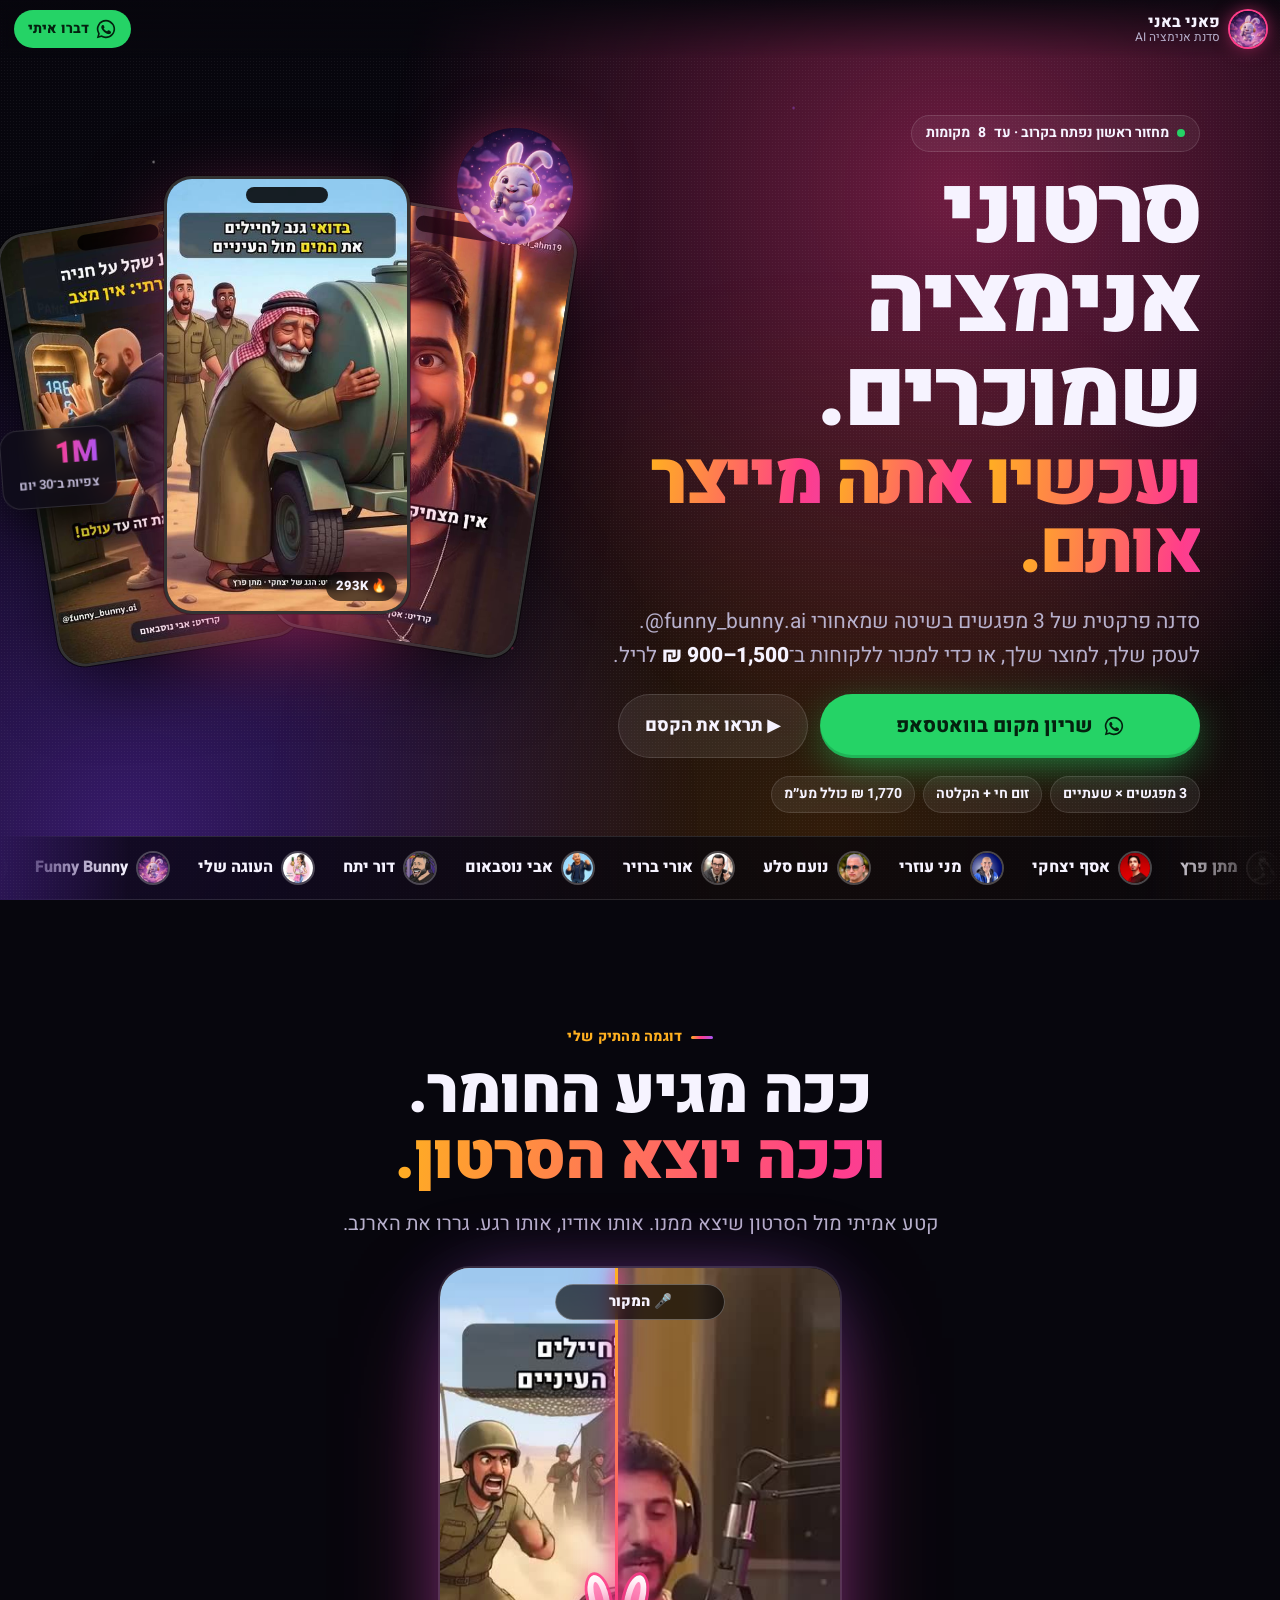
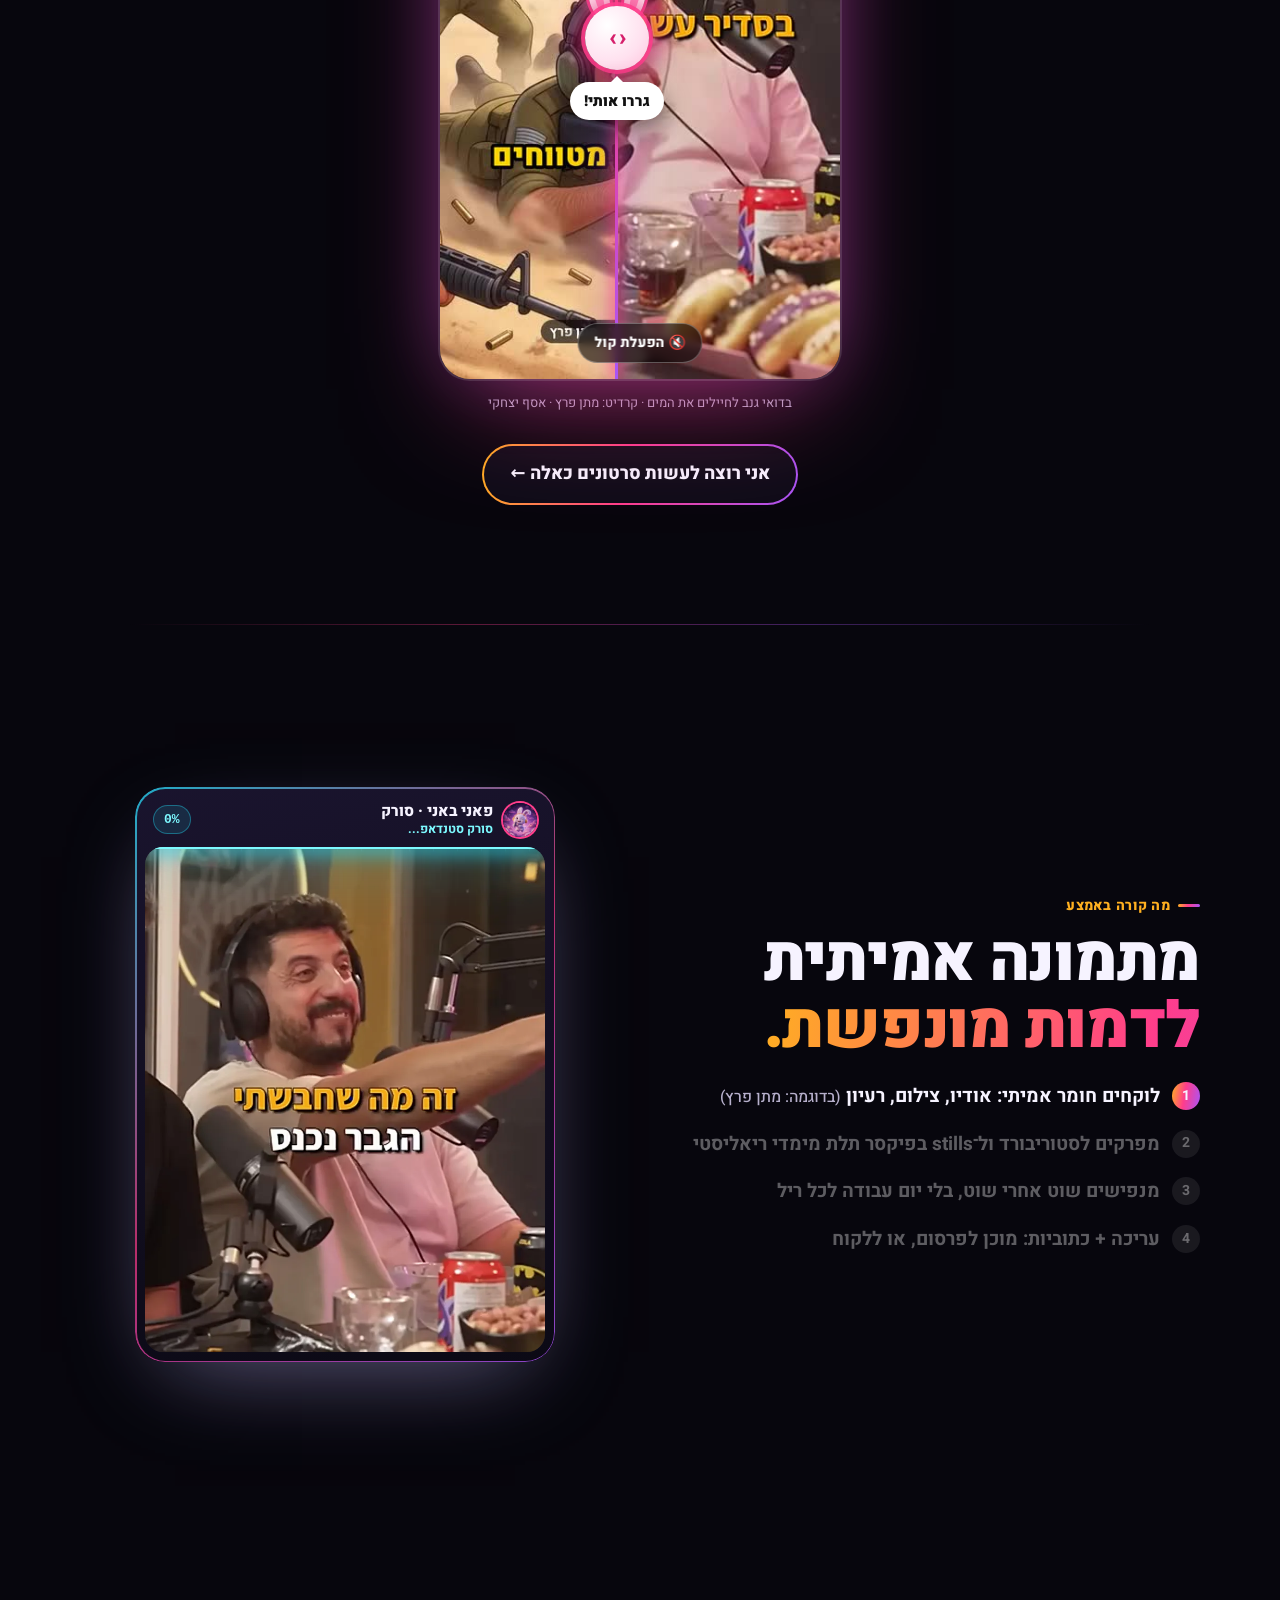
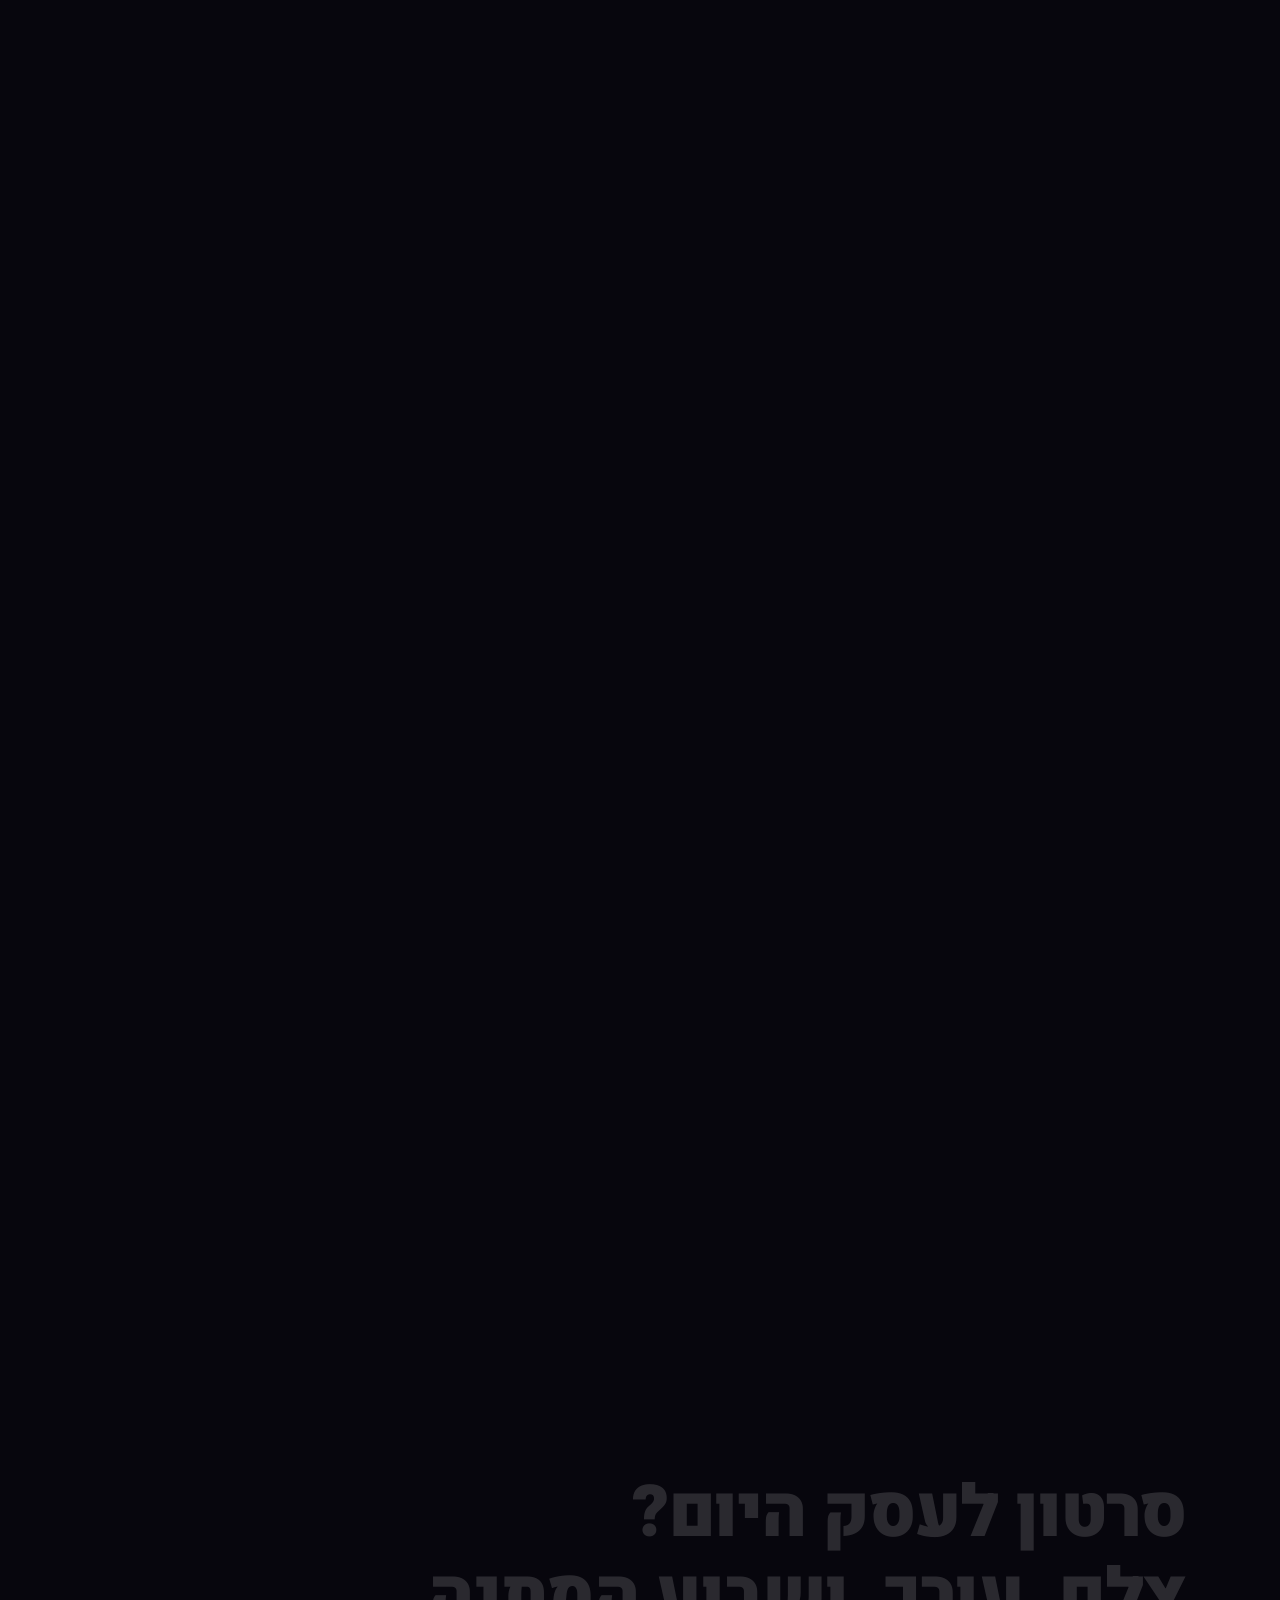
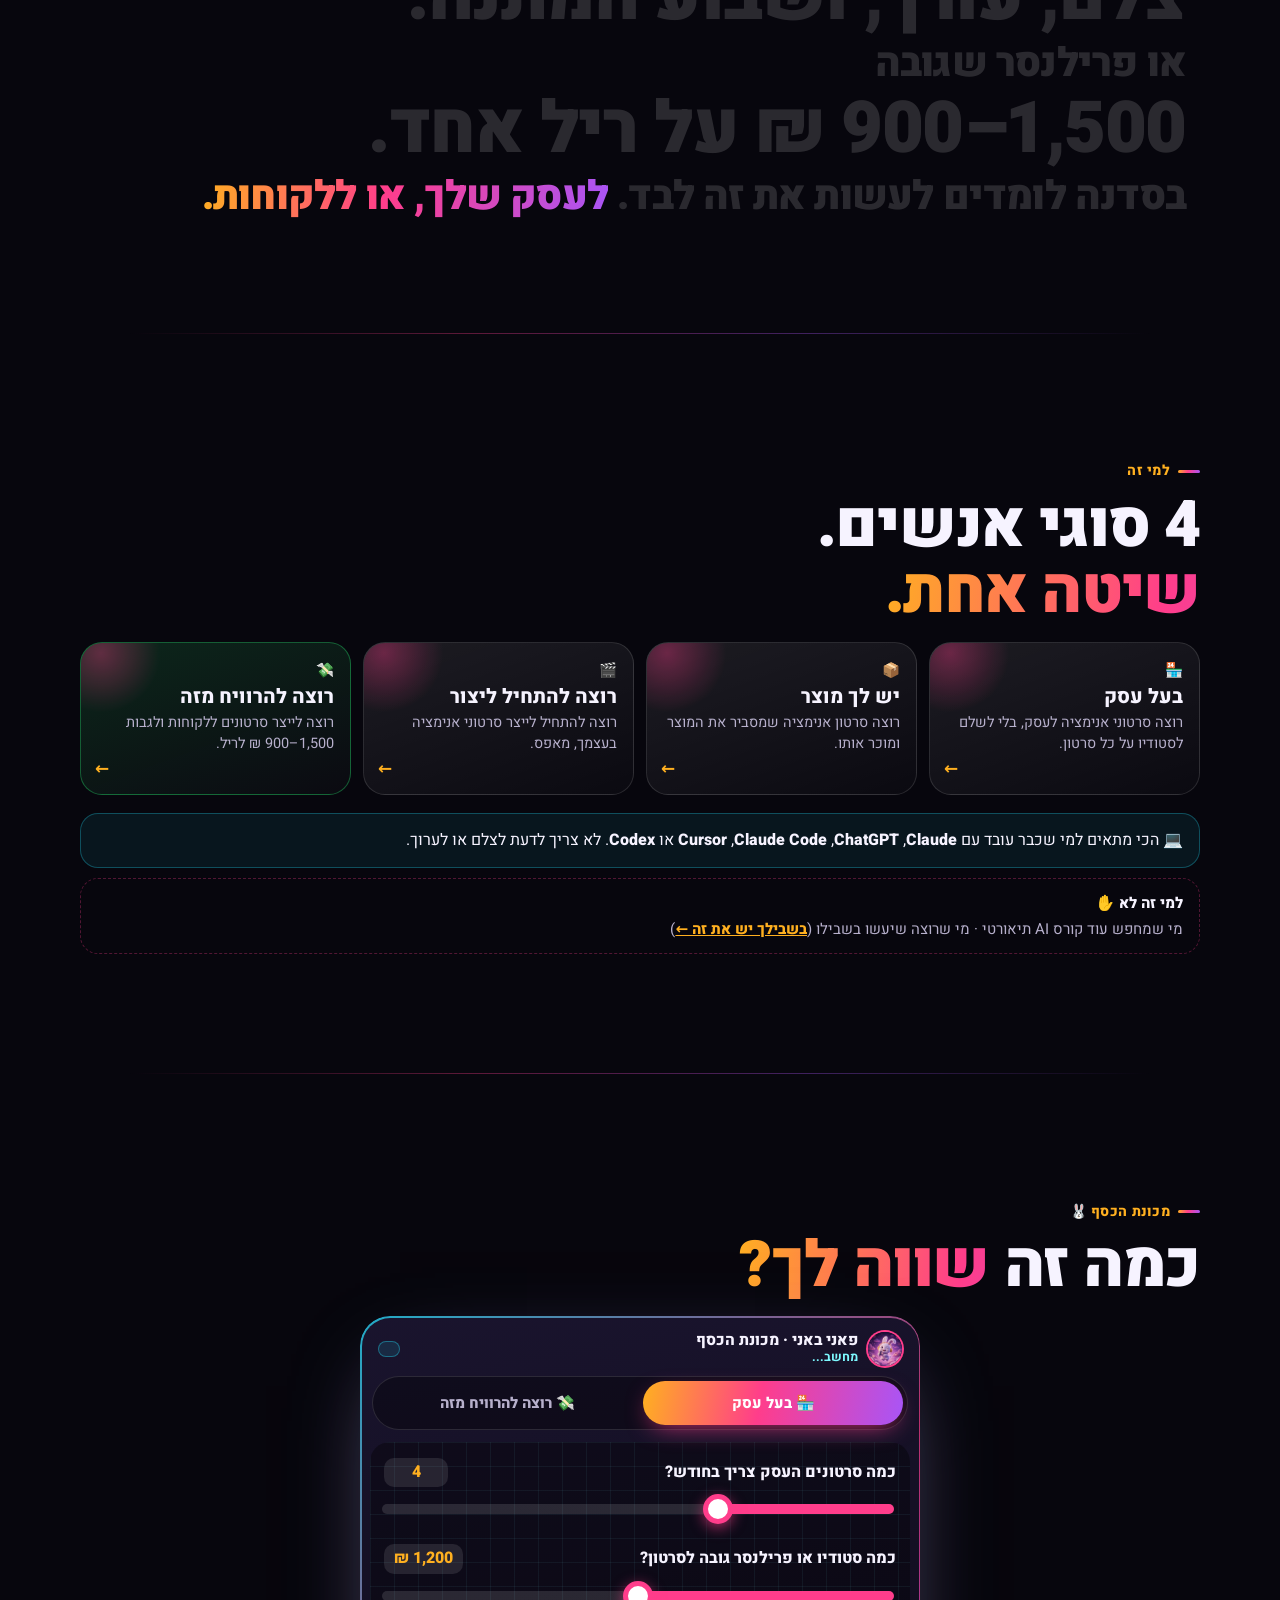
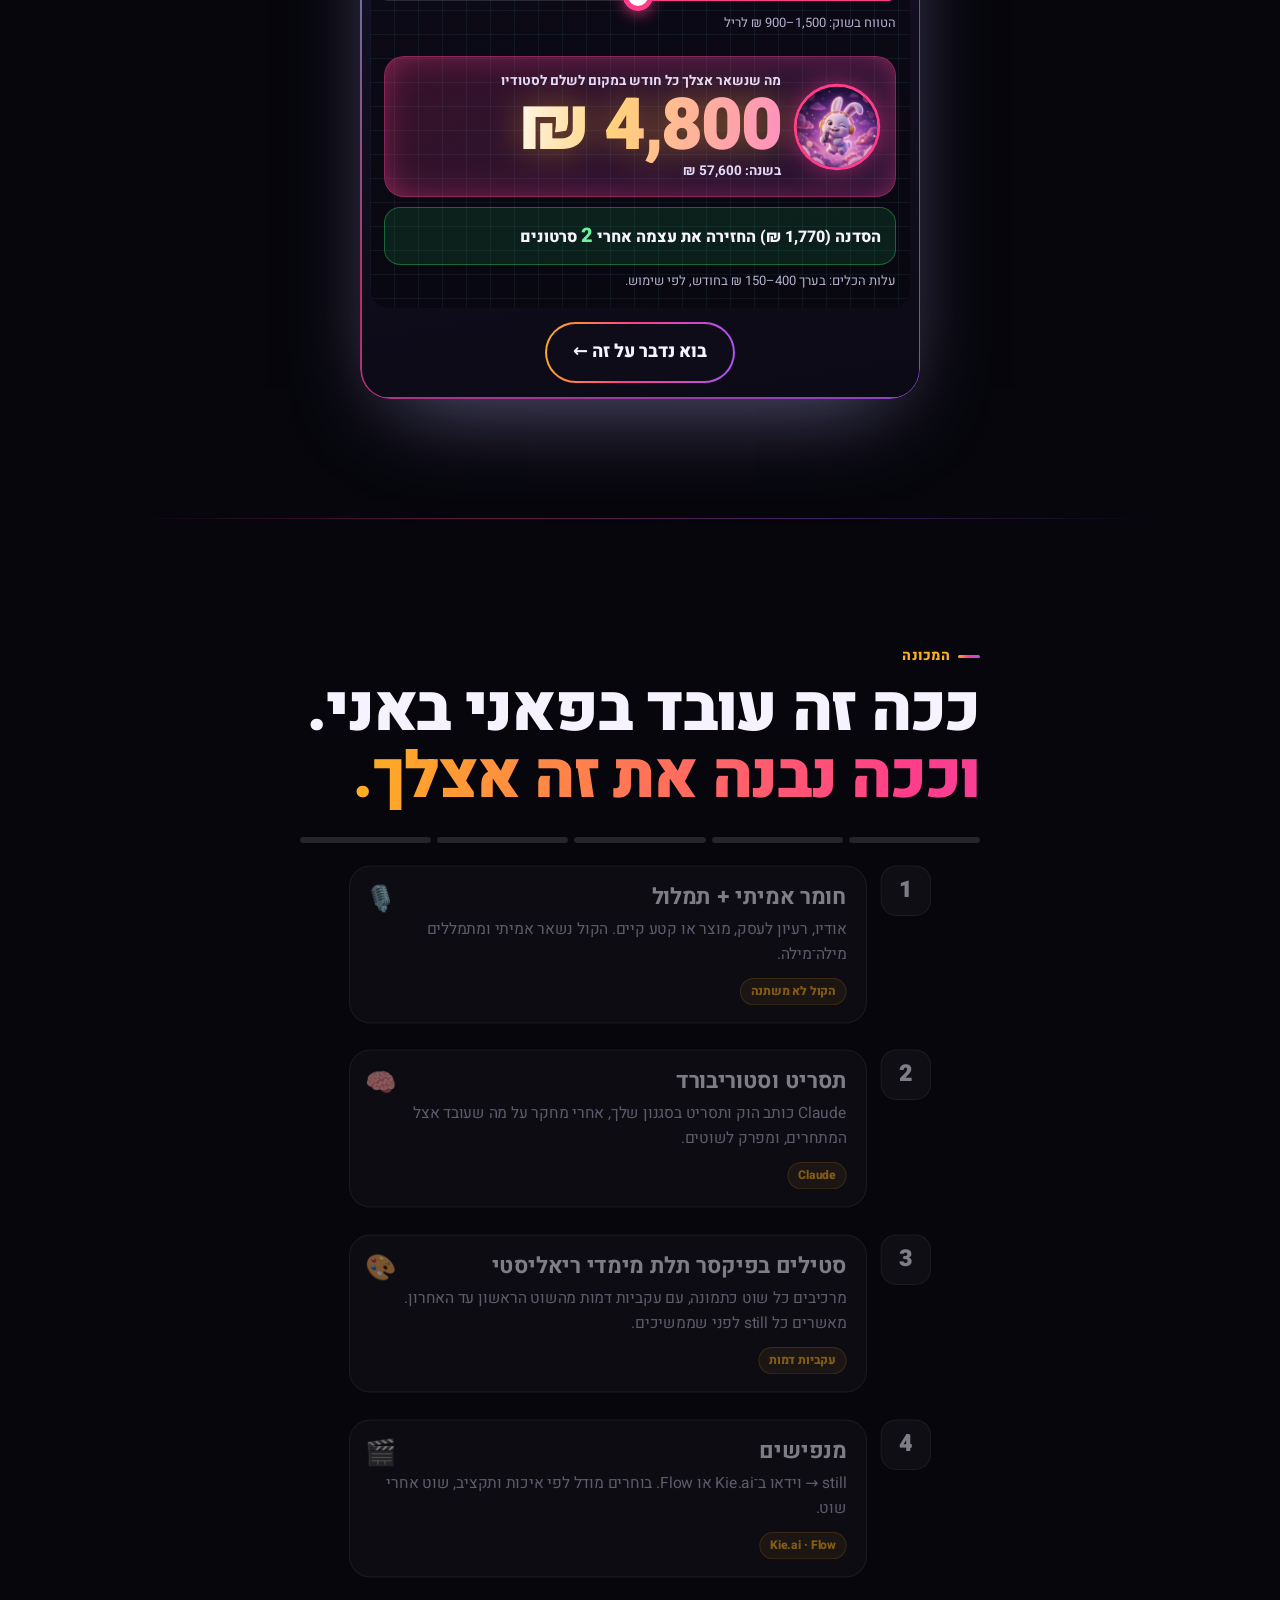
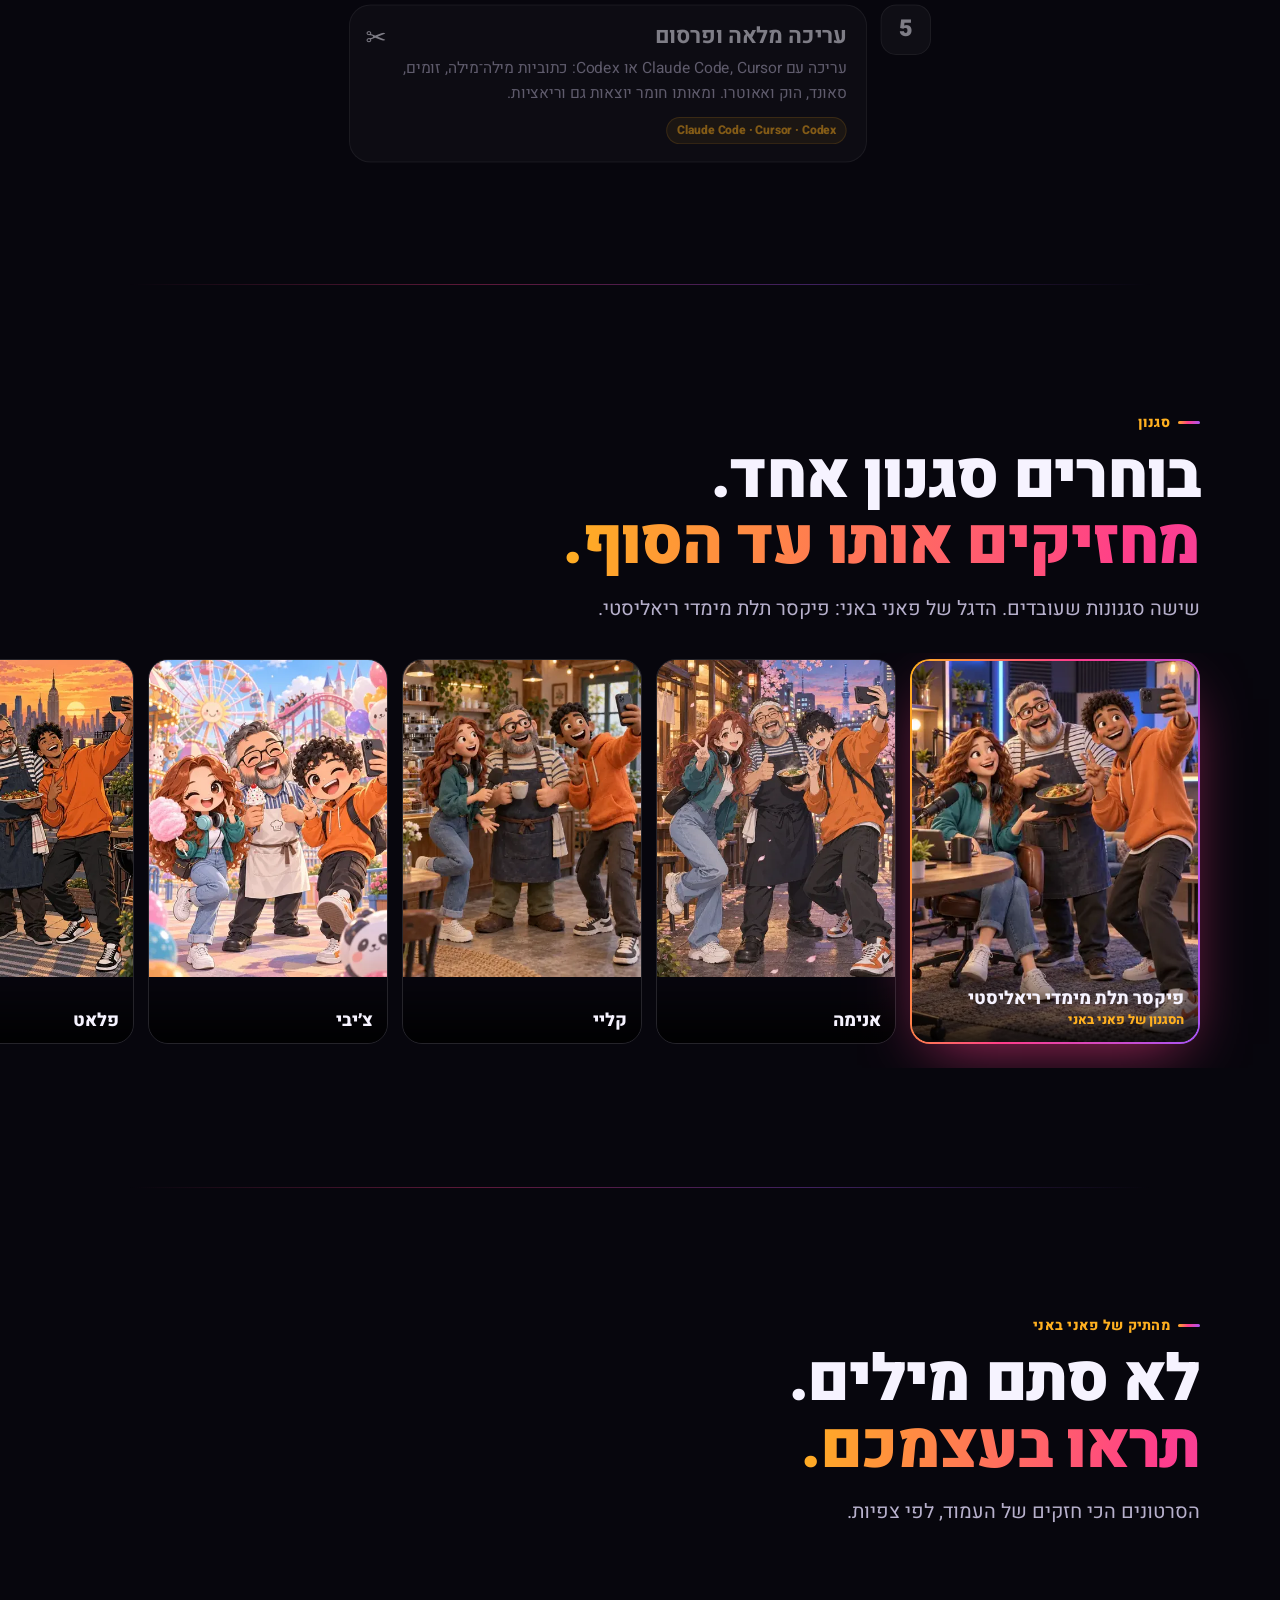
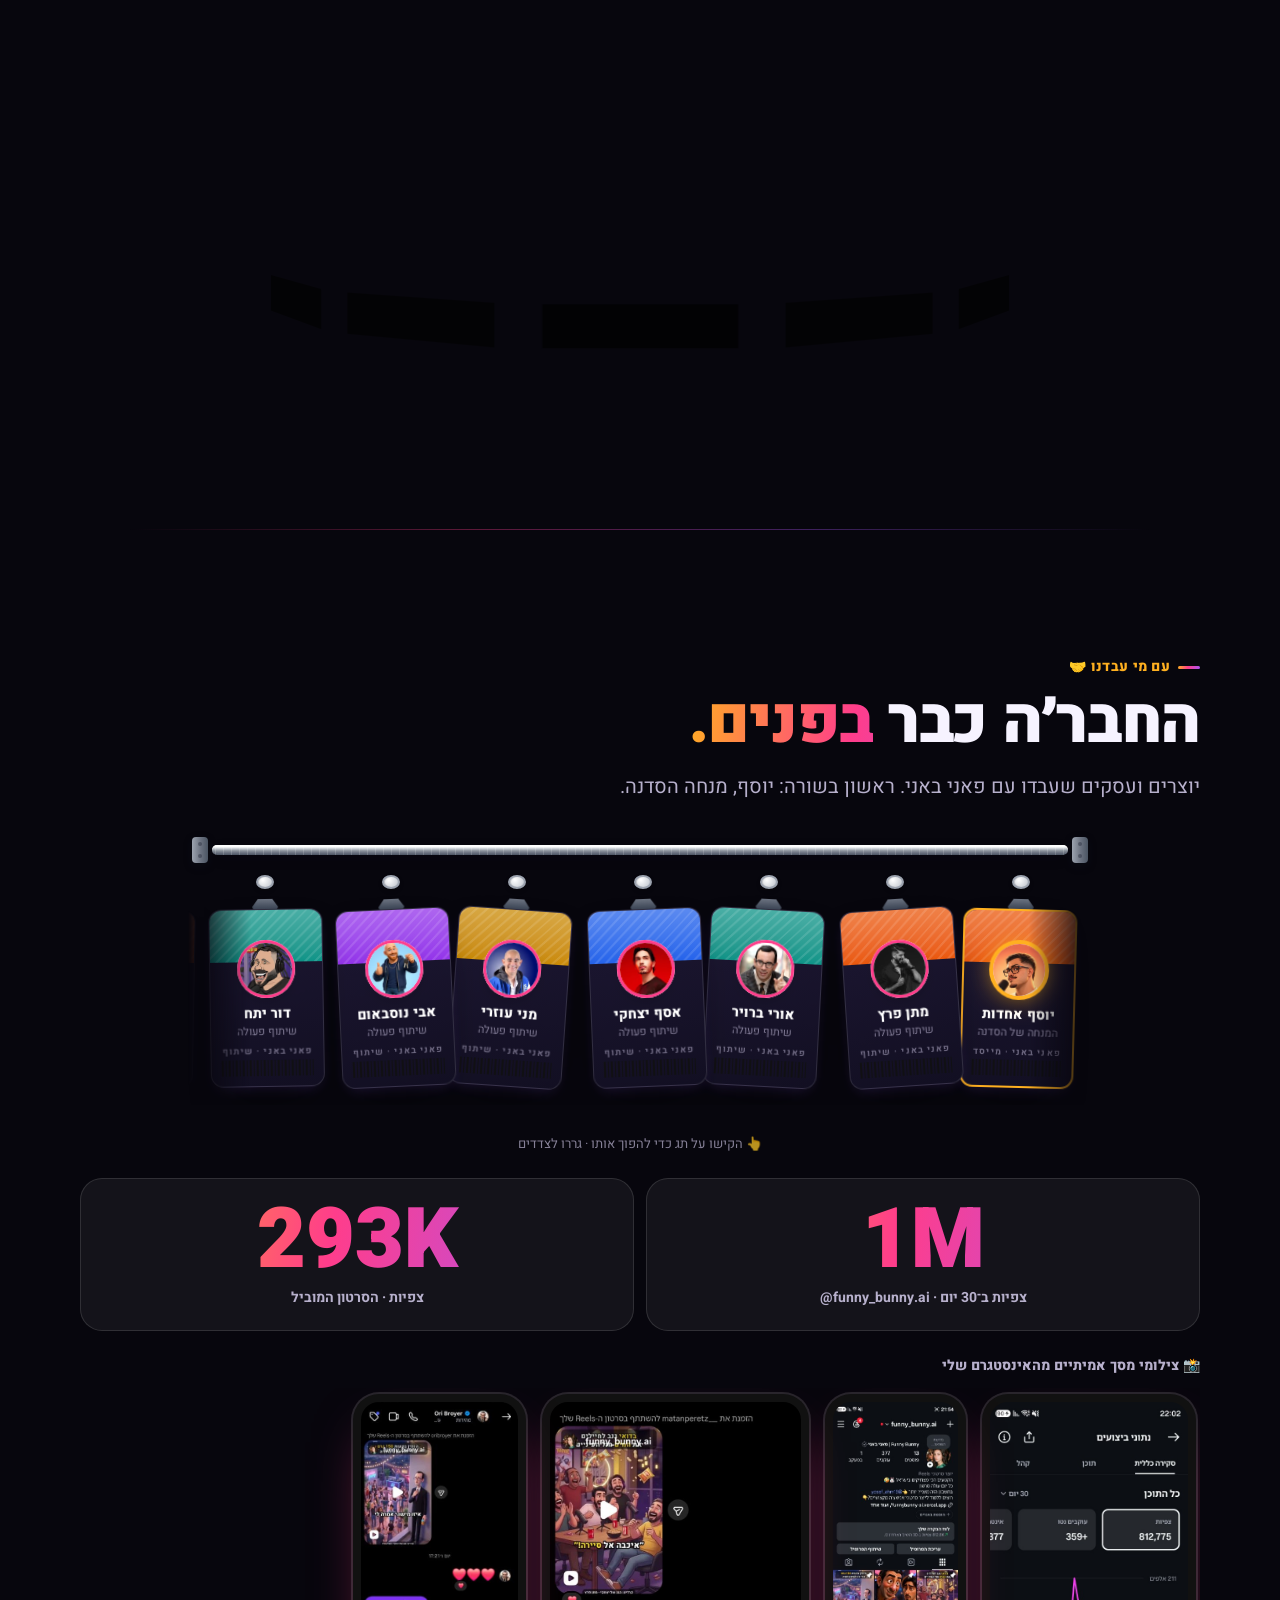
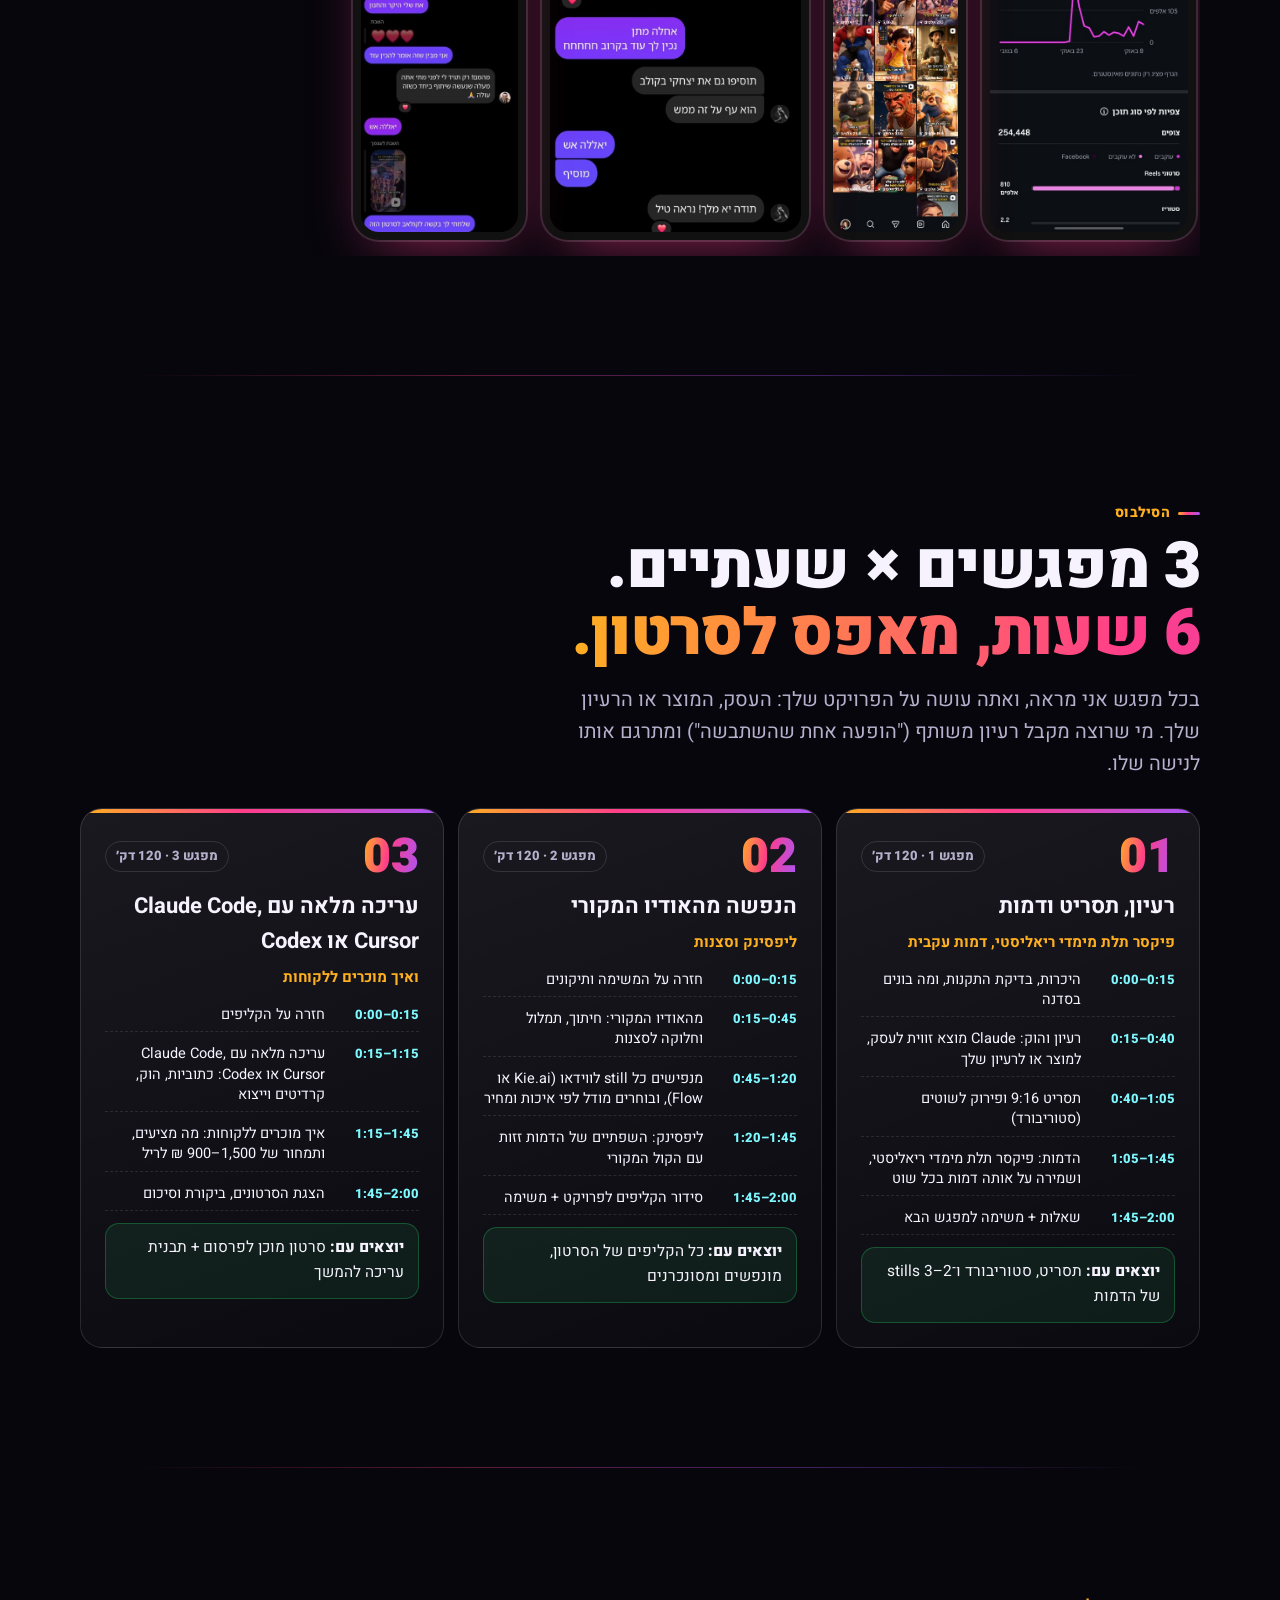
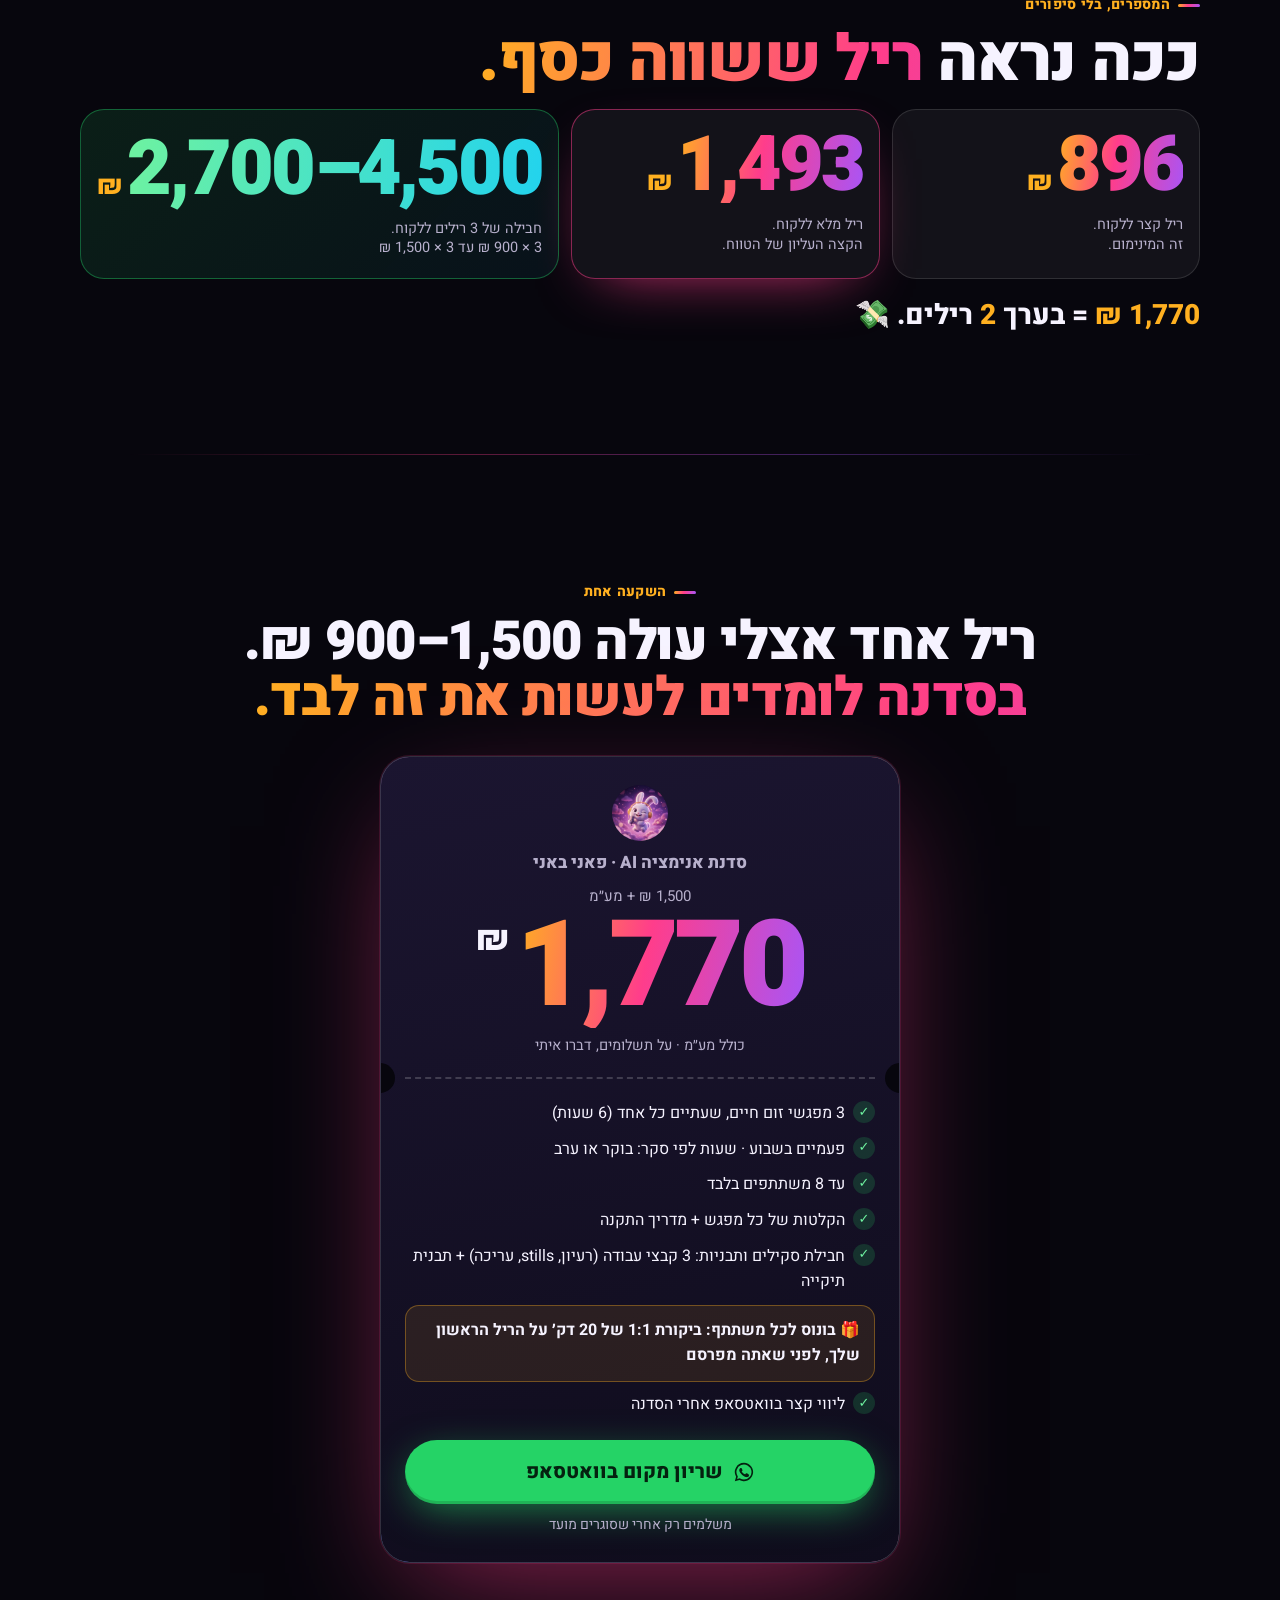
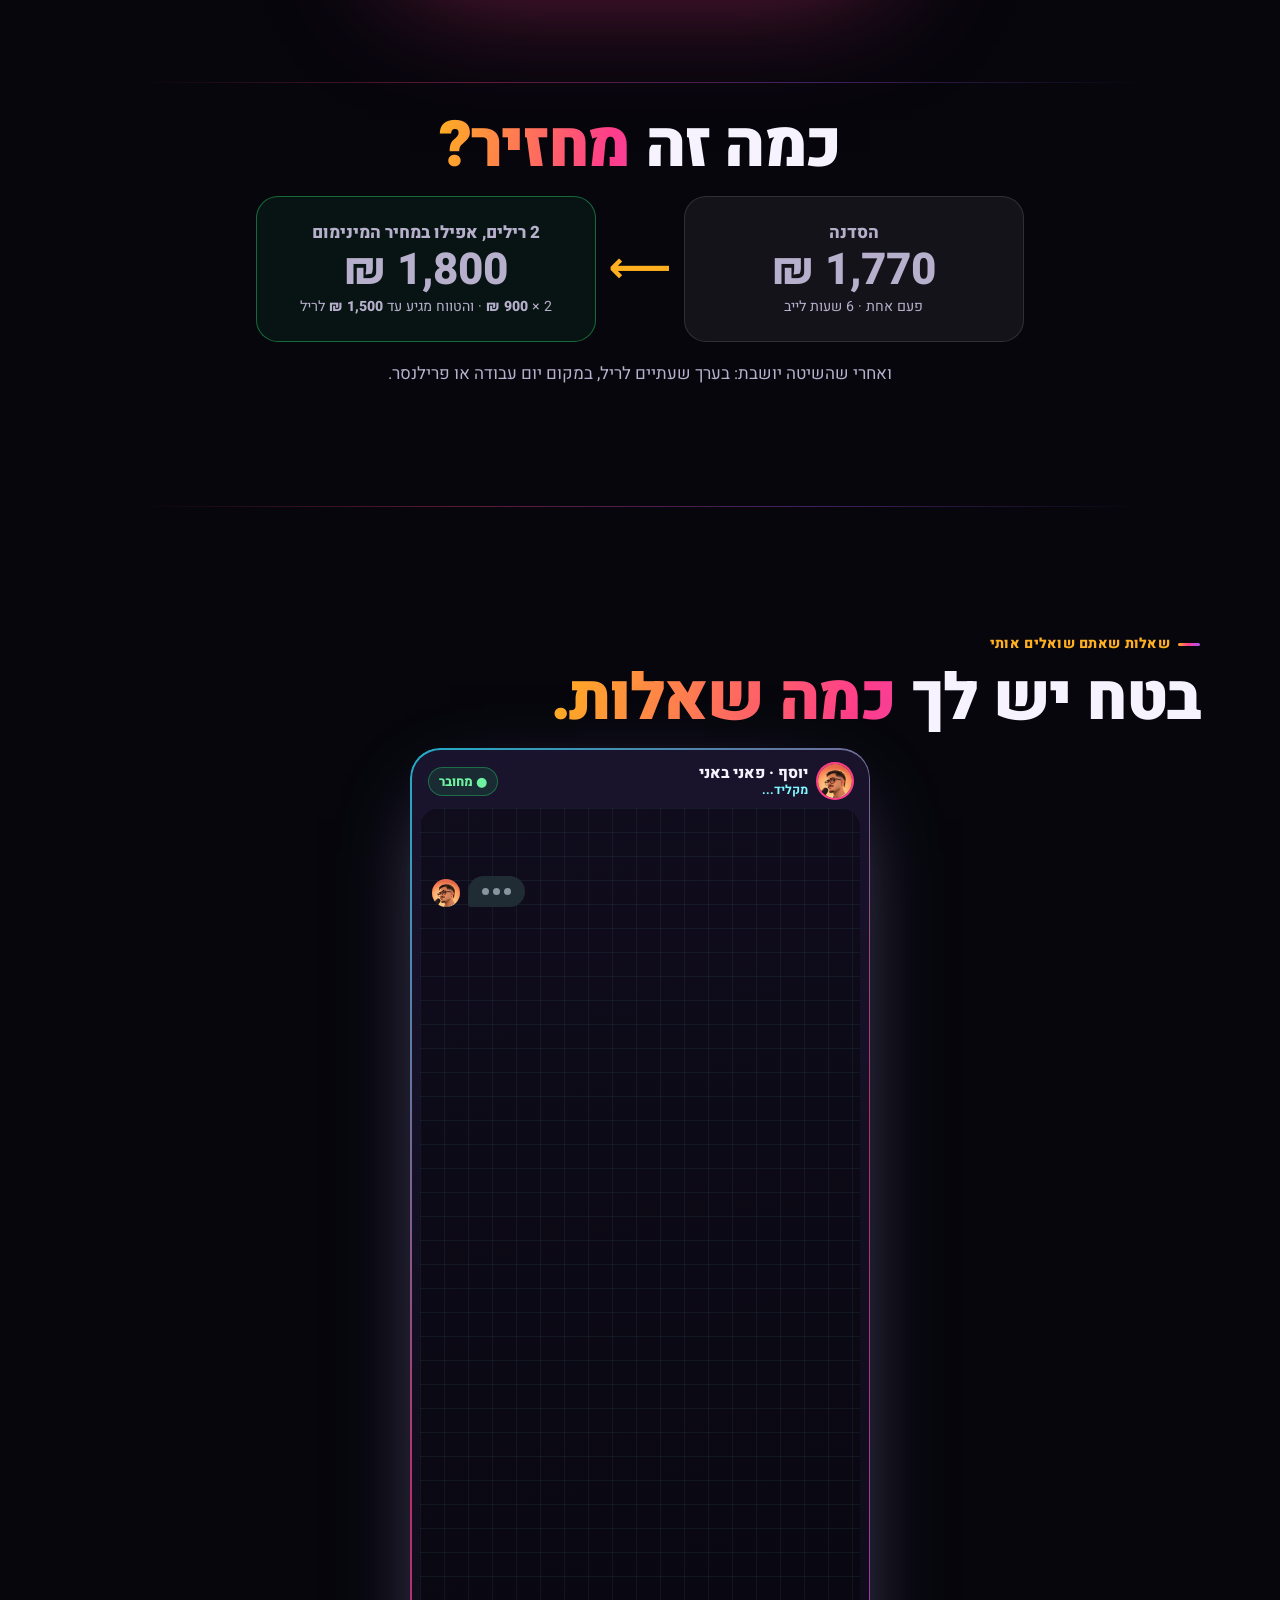
<file: funny-bunny-course/variants/funny-bunny-brand/index.html>
<!doctype html>
<html lang="he" dir="rtl">
<head>
<meta charset="utf-8">
<meta name="viewport" content="width=device-width, initial-scale=1, viewport-fit=cover">
<title>סדנת אנימציה AI · פאני באני · יוסף אחדות</title>
<meta name="description" content="סדנה פרקטית של 3 מפגשים: לומדים לייצר סרטוני אנימציה בפיקסר תלת מימדי ריאליסטי לעסק, למוצר, או כדי למכור ללקוחות ב־900–1,500 ₪ לריל. 1,770 ₪ כולל מע״מ · עד 8 משתתפים · @funny_bunny.ai">
<meta property="og:title" content="סדנת אנימציה AI · פאני באני">
<meta property="og:description" content="סרטוני אנימציה שעוצרים גלילה. לעסק שלך, או כדי למכור ללקוחות. 3 מפגשים · עד 8 משתתפים · @funny_bunny.ai">
<meta property="og:image" content="img/og.jpg">
<meta name="theme-color" content="#07060d">
<link rel="icon" href="img/bunny.webp?v=5">
<link rel="preload" href="f/heebo-hebrew.woff2?v=5" as="font" type="font/woff2" crossorigin>
<link rel="stylesheet" href="styles.css?v=12">
<link rel="stylesheet" href="lanyard.css?v=5">
</head>
<body>
<a class="skip" href="#main">דלג לתוכן</a>
<div class="aurora" aria-hidden="true"><i></i><i></i><i></i></div>
<div class="grain" aria-hidden="true"></div>
<div class="spark" aria-hidden="true"></div>

<header class="top">
  <a class="brand" href="#top" aria-label="פאני באני, לראש הדף"><img src="img/bunny.webp?v=5" alt="" width="36" height="36"><span><b>פאני באני</b><small>סדנת אנימציה AI</small></span></a>
  <a class="top-wa" href="https://wa.me/972515688377?text=%D7%94%D7%99%D7%99%20%D7%99%D7%95%D7%A1%D7%A3%2C%20%D7%94%D7%92%D7%A2%D7%AA%D7%99%20%D7%9E%D7%94%D7%93%D7%A3%20%D7%A9%D7%9C%20%D7%94%D7%A1%D7%93%D7%A0%D7%94.%20%D7%9E%D7%AA%D7%99%20%D7%94%D7%9E%D7%97%D7%96%D7%95%D7%A8%20%D7%94%D7%91%D7%90%20%D7%A0%D7%A4%D7%AA%D7%97%3F" target="_blank" rel="noopener" data-wa="bar"><svg class="ico" viewBox="0 0 24 24" aria-hidden="true"><path fill="currentColor" d="M12 2a10 10 0 0 0-8.6 15.1L2 22l5-1.3A10 10 0 1 0 12 2Zm0 18.2a8.2 8.2 0 0 1-4.2-1.1l-.3-.2-3 .8.8-2.9-.2-.3A8.2 8.2 0 1 1 12 20.2Zm4.5-6.1c-.2-.1-1.5-.7-1.7-.8-.2-.1-.4-.1-.6.1l-.8 1c-.1.2-.3.2-.5.1a6.7 6.7 0 0 1-3.3-2.9c-.3-.4.2-.4.7-1.3.1-.2 0-.3 0-.4l-.8-1.8c-.2-.5-.4-.4-.6-.4h-.5a1 1 0 0 0-.7.3 3 3 0 0 0-.9 2.2 5.2 5.2 0 0 0 1.1 2.7 11.8 11.8 0 0 0 4.5 4c1.7.7 2.3.8 3.2.6.5-.1 1.5-.6 1.7-1.2.2-.6.2-1.1.2-1.2-.1-.1-.3-.2-.5-.3Z"/></svg><span>דברו איתי</span></a>
</header>

<main id="main">
<section class="hero" id="top">
  <div class="hero-txt">
    <p class="eyebrow"><span class="dot"></span>מחזור ראשון נפתח בקרוב · עד <span class="nw" data-p="seats"><bdi dir="ltr">8</bdi></span> מקומות</p>
    <h1 class="kin" aria-label="סרטוני אנימציה שמוכרים. ועכשיו אתה זה שמייצר אותם.">
      <span class="ln"><span>סרטוני</span> <span>אנימציה</span></span>
      <span class="ln"><span>שמוכרים.</span></span>
      <span class="ln ln-g"><span>ועכשיו</span> <span>אתה</span> <span>מייצר</span> <span>אותם.</span></span>
    </h1>
    <p class="sub">סדנה פרקטית של 3 מפגשים בשיטה שמאחורי <bdi dir="ltr">@funny_bunny.ai</bdi>. לעסק שלך, למוצר שלך, או כדי למכור ללקוחות ב־<b><span class="nw" data-p="reel"><bdi dir="ltr">900–1,500</bdi> ₪</span></b> לריל.</p>
    <div class="cta-row">
      <a class="btn btn-wa btn-xl" href="https://wa.me/972515688377?text=%D7%94%D7%99%D7%99%20%D7%99%D7%95%D7%A1%D7%A3%2C%20%D7%A8%D7%90%D7%99%D7%AA%D7%99%20%D7%90%D7%AA%20%D7%93%D7%A3%20%D7%A1%D7%93%D7%A0%D7%AA%20%D7%94%D7%90%D7%A0%D7%99%D7%9E%D7%A6%D7%99%D7%94%20AI%20%28%D7%A4%D7%90%D7%A0%D7%99%20%D7%91%D7%90%D7%A0%D7%99%20%C2%B7%201%2C770%20%E2%82%AA%29.%20%D7%A8%D7%95%D7%A6%D7%94%20%D7%9C%D7%A9%D7%9E%D7%95%D7%A2%20%D7%A2%D7%9C%20%D7%9E%D7%A7%D7%95%D7%9D%20%D7%91%D7%9E%D7%97%D7%96%D7%95%D7%A8%20%D7%94%D7%A8%D7%90%D7%A9%D7%95%D7%9F." target="_blank" rel="noopener" data-wa="hero"><svg class="ico" viewBox="0 0 24 24" aria-hidden="true"><path fill="currentColor" d="M12 2a10 10 0 0 0-8.6 15.1L2 22l5-1.3A10 10 0 1 0 12 2Zm0 18.2a8.2 8.2 0 0 1-4.2-1.1l-.3-.2-3 .8.8-2.9-.2-.3A8.2 8.2 0 1 1 12 20.2Zm4.5-6.1c-.2-.1-1.5-.7-1.7-.8-.2-.1-.4-.1-.6.1l-.8 1c-.1.2-.3.2-.5.1a6.7 6.7 0 0 1-3.3-2.9c-.3-.4.2-.4.7-1.3.1-.2 0-.3 0-.4l-.8-1.8c-.2-.5-.4-.4-.6-.4h-.5a1 1 0 0 0-.7.3 3 3 0 0 0-.9 2.2 5.2 5.2 0 0 0 1.1 2.7 11.8 11.8 0 0 0 4.5 4c1.7.7 2.3.8 3.2.6.5-.1 1.5-.6 1.7-1.2.2-.6.2-1.1.2-1.2-.1-.1-.3-.2-.5-.3Z"/></svg><span>שריון מקום בוואטסאפ</span></a>
      <a class="btn btn-ghost" href="#beforeafter">▶ תראו את הקסם</a>
    </div>
    <ul class="chips" aria-label="פרטי הסדנה">
      <li>3 מפגשים × שעתיים</li><li>זום חי + הקלטה</li><li><span class="nw" data-p="workshop"><bdi dir="ltr">1,770</bdi> ₪</span> כולל מע״מ</li>
    </ul>
  </div>
  <div class="hero-stage" aria-label="רילים של פאני באני">
    <div class="phone ph-1"><video class="lazyv" data-src="v/h_djs.mp4?v=5" poster="v/p_djs.jpg?v=5" muted loop playsinline preload="none" aria-label="מונית עם הדייג׳ס"></video></div>
    <div class="phone ph-2"><video class="lazyv" data-src="v/h_bedouin2.mp4?v=5" poster="v/p_bedouin2.jpg?v=5" muted loop playsinline preload="none" aria-label="בדואי גנב לחיילים את המים"></video><span class="ph-tag">🔥 293K</span></div>
    <div class="phone ph-3"><video class="lazyv" data-src="v/h_hero-reel.mp4?v=5" poster="v/p_hero-reel.jpg?v=5" muted loop playsinline preload="none" aria-label="ריל של פאני באני"></video></div>
    <img class="hero-bunny" src="img/bunny.webp?v=5" alt="" width="120" height="120">
    <div class="float-stat"><b data-p="views">1M</b><span>צפיות ב־30 יום</span></div>
  </div>
  <div class="marquee" aria-label="שיתופי פעולה"><div class="mq-track"><span class="mq-i"><img src="img/c_matan.webp?v=5" alt="" width="34" height="34"><b>מתן פרץ</b></span><span class="mq-i"><img src="img/c_asaf.webp?v=5" alt="" width="34" height="34"><b>אסף יצחקי</b></span><span class="mq-i"><img src="img/c_meni.webp?v=5" alt="" width="34" height="34"><b>מני עוזרי</b></span><span class="mq-i"><img src="img/c_noam.webp?v=5" alt="" width="34" height="34"><b>נועם סלע</b></span><span class="mq-i"><img src="img/c_ori.webp?v=5" alt="" width="34" height="34"><b>אורי ברויר</b></span><span class="mq-i"><img src="img/c_avi.webp?v=5" alt="" width="34" height="34"><b>אבי נוסבאום</b></span><span class="mq-i"><img src="img/c_dor.webp?v=5" alt="" width="34" height="34"><b>דור יתח</b></span><span class="mq-i"><img src="img/cakez.webp?v=5" alt="" width="34" height="34"><b>העוגה שלי</b></span><span class="mq-i"><img src="img/bunny.webp?v=5" alt="" width="34" height="34"><b>Funny Bunny</b></span><span class="mq-i"><img src="img/c_matan.webp?v=5" alt="" width="34" height="34"><b>מתן פרץ</b></span><span class="mq-i"><img src="img/c_asaf.webp?v=5" alt="" width="34" height="34"><b>אסף יצחקי</b></span><span class="mq-i"><img src="img/c_meni.webp?v=5" alt="" width="34" height="34"><b>מני עוזרי</b></span><span class="mq-i"><img src="img/c_noam.webp?v=5" alt="" width="34" height="34"><b>נועם סלע</b></span><span class="mq-i"><img src="img/c_ori.webp?v=5" alt="" width="34" height="34"><b>אורי ברויר</b></span><span class="mq-i"><img src="img/c_avi.webp?v=5" alt="" width="34" height="34"><b>אבי נוסבאום</b></span><span class="mq-i"><img src="img/c_dor.webp?v=5" alt="" width="34" height="34"><b>דור יתח</b></span><span class="mq-i"><img src="img/cakez.webp?v=5" alt="" width="34" height="34"><b>העוגה שלי</b></span><span class="mq-i"><img src="img/bunny.webp?v=5" alt="" width="34" height="34"><b>Funny Bunny</b></span></div></div>
</section>

<section class="ba-sec" id="beforeafter">
  <div class="wrap">
    <p class="kicker">דוגמה מהתיק שלי</p>
    <h2 class="h2">ככה מגיע החומר.<br><span class="g">וככה יוצא הסרטון.</span></h2>
    <p class="lead">קטע אמיתי מול הסרטון שיצא ממנו. אותו אודיו, אותו רגע. גררו את הארנב.</p>
    <div class="ba" id="ba" role="slider" tabindex="0" aria-label="לפני ואחרי: גררו כדי לחשוף את האנימציה" aria-valuemin="0" aria-valuemax="100" aria-valuenow="0" style="--p:0%">
      <div class="ba-v ba-raw" style="background-image:url(v/p_ba_o.jpg?v=7)"><video id="baA" class="ba-vid ba-vid-a" src="v/ba_o.mp4?v=7" muted autoplay loop playsinline webkit-playsinline preload="metadata" disablepictureinpicture disableremoteplayback aria-hidden="true"></video></div>
      <div class="ba-v ba-top" style="background-image:url(v/p_ba_a.jpg?v=7)"><video id="baB" class="ba-vid ba-vid-b" src="v/ba_a.mp4?v=7" muted autoplay loop playsinline webkit-playsinline preload="metadata" disablepictureinpicture disableremoteplayback aria-hidden="true"></video></div>
      <div class="ba-flip" aria-hidden="true"><div class="ba-flip-in"><span class="f-a">🎤 המקור</span><span class="f-b">🐰 פאני באני</span></div></div>
      <div class="ba-line" aria-hidden="true">
        <span class="ba-grip"><i class="ear ear-l"></i><i class="ear ear-r"></i><b>‹ ›</b></span>
        <span class="ba-tip" id="baHint">גררו אותי!</span>
      </div>
      <button class="snd-btn" id="baSnd" type="button" aria-pressed="false">🔇 הפעלת קול</button>
    </div>
    <p class="credit">בדואי גנב לחיילים את המים · קרדיט: מתן פרץ · אסף יצחקי</p>
    <div class="cta-c"><a class="btn btn-line" href="https://wa.me/972515688377?text=%D7%94%D7%99%D7%99%20%D7%99%D7%95%D7%A1%D7%A3%2C%20%D7%A8%D7%90%D7%99%D7%AA%D7%99%20%D7%90%D7%AA%20%D7%94%D7%9C%D7%A4%D7%A0%D7%99/%D7%90%D7%97%D7%A8%D7%99%20%D7%91%D7%93%D7%A3.%20%D7%A8%D7%95%D7%A6%D7%94%20%D7%9C%D7%9C%D7%9E%D7%95%D7%93%20%D7%9C%D7%A2%D7%A9%D7%95%D7%AA%20%D7%A1%D7%A8%D7%98%D7%95%D7%A0%D7%99%D7%9D%20%D7%9B%D7%90%D7%9C%D7%94." target="_blank" rel="noopener" data-wa="lab">אני רוצה לעשות סרטונים כאלה ←</a></div>
  </div>
</section>

<section class="scan" id="scan" aria-label="מתמונה אמיתית לדמות מונפשת">
  <div class="scan-sticky">
    <div class="wrap scan-grid">
      <div class="scan-copy">
        <p class="kicker">מה קורה באמצע</p>
        <h2 class="h2">מתמונה אמיתית<br><span class="g">לדמות מונפשת.</span></h2>
        <ol class="scan-steps" id="scanSteps">
          <li class="on">לוקחים חומר אמיתי: אודיו, צילום, רעיון <small>(בדוגמה: מתן פרץ)</small></li>
          <li>מפרקים לסטוריבורד ול־stills בפיקסר תלת מימדי ריאליסטי</li>
          <li>מנפישים שוט אחרי שוט, בלי יום עבודה לכל ריל</li>
          <li>עריכה + כתוביות: מוכן לפרסום, או ללקוח</li>
        </ol>
      </div>
      <div class="dev dev-scan">
        <div class="dev-head"><img src="img/bunny.webp?v=5" alt="" width="34" height="34"><div><b>פאני באני · סורק</b><small id="scanState">סורק תמונה...</small></div><span class="dev-pill" id="scanPct">0%</span></div>
        <div class="scan-frame" id="scanFrame" style="--s:0">
          <img class="sc-a" src="v/scan-a.webp?v=5" alt="מתן פרץ, פריים מקורי" width="760" height="960" loading="lazy">
          <img class="sc-b" src="v/scan-b.webp?v=5" alt="אותו רגע כדמות מונפשת בפיקסר תלת מימדי ריאליסטי" width="760" height="960" loading="lazy">
          <div class="sc-grid" aria-hidden="true"></div>
          <div class="sc-line" aria-hidden="true"></div>
          <span class="sc-done" aria-hidden="true">✓ מוכן לפרסום</span>
        </div>
      </div>
    </div>
  </div>
</section>

<section class="pain" aria-label="למה זה קשה היום">
  <div class="wrap">
    <p class="pl">סרטון לעסק היום?</p>
    <p class="pl">צלם, עורך, ושבוע המתנה.</p>
    <p class="pl pl-s">או פרילנסר שגובה</p>
    <p class="pl pl-hot"><span class="nw" data-p="reel"><bdi dir="ltr">900–1,500</bdi> ₪</span> על ריל אחד.</p>
    <p class="pl pl-s pl-ans">בסדנה לומדים לעשות את זה לבד. <span class="g">לעסק שלך, או ללקוחות.</span></p>
  </div>
</section>

<section class="who" id="who">
  <div class="wrap">
    <p class="kicker">למי זה</p>
    <h2 class="h2">4 סוגי אנשים.<br><span class="g">שיטה אחת.</span></h2>
    <div class="trk-grid"><a class="trk" href="https://wa.me/972515688377?text=%D7%94%D7%99%D7%99%20%D7%99%D7%95%D7%A1%D7%A3%2C%20%D7%99%D7%A9%20%D7%9C%D7%99%20%D7%A2%D7%A1%D7%A7%20%D7%95%D7%90%D7%A0%D7%99%20%D7%A8%D7%95%D7%A6%D7%94%20%D7%9C%D7%9C%D7%9E%D7%95%D7%93%20%D7%9C%D7%99%D7%99%D7%A6%D7%A8%20%D7%A1%D7%A8%D7%98%D7%95%D7%A0%D7%99%20%D7%90%D7%A0%D7%99%D7%9E%D7%A6%D7%99%D7%94%20%D7%91%D7%A2%D7%A6%D7%9E%D7%99.%20%D7%90%D7%A4%D7%A9%D7%A8%20%D7%A4%D7%A8%D7%98%D7%99%D7%9D%20%D7%A2%D7%9C%20%D7%94%D7%A1%D7%93%D7%A0%D7%94%3F" target="_blank" rel="noopener" data-wa="biz"><span class="trk-ic">🏪</span><b>בעל עסק</b><span>רוצה סרטוני אנימציה לעסק, בלי לשלם לסטודיו על כל סרטון.</span><i aria-hidden="true">←</i></a><a class="trk" href="https://wa.me/972515688377?text=%D7%94%D7%99%D7%99%20%D7%99%D7%95%D7%A1%D7%A3%2C%20%D7%99%D7%A9%20%D7%9C%D7%99%20%D7%A2%D7%A1%D7%A7%20%D7%95%D7%90%D7%A0%D7%99%20%D7%A8%D7%95%D7%A6%D7%94%20%D7%9C%D7%9C%D7%9E%D7%95%D7%93%20%D7%9C%D7%99%D7%99%D7%A6%D7%A8%20%D7%A1%D7%A8%D7%98%D7%95%D7%A0%D7%99%20%D7%90%D7%A0%D7%99%D7%9E%D7%A6%D7%99%D7%94%20%D7%91%D7%A2%D7%A6%D7%9E%D7%99.%20%D7%90%D7%A4%D7%A9%D7%A8%20%D7%A4%D7%A8%D7%98%D7%99%D7%9D%20%D7%A2%D7%9C%20%D7%94%D7%A1%D7%93%D7%A0%D7%94%3F" target="_blank" rel="noopener" data-wa="biz"><span class="trk-ic">📦</span><b>יש לך מוצר</b><span>רוצה סרטון אנימציה שמסביר את המוצר ומוכר אותו.</span><i aria-hidden="true">←</i></a><a class="trk" href="https://wa.me/972515688377?text=%D7%94%D7%99%D7%99%20%D7%99%D7%95%D7%A1%D7%A3%2C%20%D7%A8%D7%90%D7%99%D7%AA%D7%99%20%D7%90%D7%AA%20%D7%93%D7%A3%20%D7%A1%D7%93%D7%A0%D7%AA%20%D7%94%D7%90%D7%A0%D7%99%D7%9E%D7%A6%D7%99%D7%94%20AI%20%28%D7%A4%D7%90%D7%A0%D7%99%20%D7%91%D7%90%D7%A0%D7%99%20%C2%B7%201%2C770%20%E2%82%AA%29.%20%D7%A8%D7%95%D7%A6%D7%94%20%D7%9C%D7%A9%D7%9E%D7%95%D7%A2%20%D7%A2%D7%9C%20%D7%9E%D7%A7%D7%95%D7%9D%20%D7%91%D7%9E%D7%97%D7%96%D7%95%D7%A8%20%D7%94%D7%A8%D7%90%D7%A9%D7%95%D7%9F." target="_blank" rel="noopener" data-wa="hero"><span class="trk-ic">🎬</span><b>רוצה להתחיל ליצור</b><span>רוצה להתחיל לייצר סרטוני אנימציה בעצמך, מאפס.</span><i aria-hidden="true">←</i></a><a class="trk" href="https://wa.me/972515688377?text=%D7%94%D7%99%D7%99%20%D7%99%D7%95%D7%A1%D7%A3%2C%20%D7%90%D7%A0%D7%99%20%D7%A8%D7%95%D7%A6%D7%94%20%D7%9C%D7%9C%D7%9E%D7%95%D7%93%20%D7%9C%D7%99%D7%99%D7%A6%D7%A8%20%D7%A1%D7%A8%D7%98%D7%95%D7%A0%D7%99%20%D7%90%D7%A0%D7%99%D7%9E%D7%A6%D7%99%D7%94%20%D7%9C%D7%9C%D7%A7%D7%95%D7%97%D7%95%D7%AA%20%D7%95%D7%9C%D7%92%D7%91%D7%95%D7%AA%20900%E2%80%931%2C500%20%E2%82%AA%20%D7%9C%D7%A8%D7%99%D7%9C.%20%D7%90%D7%A4%D7%A9%D7%A8%20%D7%A4%D7%A8%D7%98%D7%99%D7%9D%3F" target="_blank" rel="noopener" data-wa="earn"><span class="trk-ic">💸</span><b>רוצה להרוויח מזה</b><span>רוצה לייצר סרטונים ללקוחות ולגבות <span class="nw" data-p="reel"><bdi dir="ltr">900–1,500</bdi> ₪</span> לריל.</span><i aria-hidden="true">←</i></a></div>
    <p class="who-tech">💻 הכי מתאים למי שכבר עובד עם <b><bdi>Claude</bdi></b>, <b><bdi>ChatGPT</bdi></b>, <b><bdi>Claude Code</bdi></b>, <b><bdi>Cursor</bdi></b> או <b><bdi>Codex</bdi></b>. לא צריך לדעת לצלם או לערוך.</p>
    <div class="who-no">
      <b>למי זה לא ✋</b>
      <span>מי שמחפש עוד קורס AI תיאורטי · מי שרוצה שיעשו בשבילו (<a href="https://yosef-animation-landing.vercel.app/" target="_blank" rel="noopener">בשבילך יש את זה ←</a>)</span>
    </div>
  </div>
</section>

<section class="mm-sec" id="calc">
  <div class="wrap">
    <p class="kicker">מכונת הכסף 🐰</p>
    <h2 class="h2">כמה זה <span class="g">שווה לך?</span></h2>
    <div class="dev dev-mm">
      <div class="dev-head"><img src="img/bunny.webp?v=5" alt="" width="34" height="34"><div><b>פאני באני · מכונת הכסף</b><small id="mmState">מחשב...</small></div><span class="dev-pill" id="mmMood">🙂</span></div>
      <div class="mm-tabs" role="tablist" aria-label="בחרו מסלול">
        <button role="tab" id="tabBiz" aria-selected="true" aria-controls="mmBody" data-mode="biz">🏪 בעל עסק</button>
        <button role="tab" id="tabEarn" aria-selected="false" aria-controls="mmBody" data-mode="earn">💸 רוצה להרוויח מזה</button>
      </div>
      <div class="mm-body" id="mmBody" role="tabpanel">
        <div class="rng"><label for="mV"><span id="lblV">כמה סרטונים העסק צריך בחודש?</span> <output id="oV">4</output></label><input type="range" id="mV" min="1" max="10" value="4"></div>
        <div class="rng"><label for="mP"><span id="lblP">כמה סטודיו או פרילנסר גובה לסרטון?</span> <output id="oP">1,200 ₪</output></label><input type="range" id="mP" min="900" max="1500" step="50" value="1200"><small>הטווח בשוק: <span class="nw" data-p="reel"><bdi dir="ltr">900–1,500</bdi> ₪</span> לריל</small></div>
        <div class="mm-out">
          <span class="mm-bunny" id="mmBunny" aria-hidden="true"><img src="img/bunny.webp?v=5" alt="" width="84" height="84"><i class="coins" id="coins"></i></span>
          <div><small id="outLbl">מה שנשאר אצלך כל חודש במקום לשלם לסטודיו</small><b class="mm-num"><bdi dir="ltr" id="outNum">4,800</bdi> ₪</b><small id="outYear">בשנה: 57,600 ₪</small></div>
        </div>
        <p class="mm-punch" id="mmPunch">הסדנה (<span class="nw" data-p="workshop"><bdi dir="ltr">1,770</bdi> ₪</span>) החזירה את עצמה אחרי <b id="mmX">2</b> סרטונים 🐰</p>
        <p class="mm-note" id="mmNote">עלות הכלים: בערך <span class="nw" data-p="tools"><bdi dir="ltr">150–400</bdi> ₪</span> בחודש, לפי שימוש.</p>
      </div>
      <div class="mm-cta"><a class="btn btn-line" href="https://wa.me/972515688377?text=%D7%94%D7%99%D7%99%20%D7%99%D7%95%D7%A1%D7%A3%2C%20%D7%99%D7%A9%20%D7%9C%D7%99%20%D7%A2%D7%A1%D7%A7%20%D7%95%D7%90%D7%A0%D7%99%20%D7%A8%D7%95%D7%A6%D7%94%20%D7%9C%D7%9C%D7%9E%D7%95%D7%93%20%D7%9C%D7%99%D7%99%D7%A6%D7%A8%20%D7%A1%D7%A8%D7%98%D7%95%D7%A0%D7%99%20%D7%90%D7%A0%D7%99%D7%9E%D7%A6%D7%99%D7%94%20%D7%91%D7%A2%D7%A6%D7%9E%D7%99.%20%D7%90%D7%A4%D7%A9%D7%A8%20%D7%A4%D7%A8%D7%98%D7%99%D7%9D%20%D7%A2%D7%9C%20%D7%94%D7%A1%D7%93%D7%A0%D7%94%3F" target="_blank" rel="noopener" data-wa="biz">בוא נדבר על זה ←</a></div>
    </div>
  </div>
</section>

<section class="machine" id="machine">
  <div class="wrap">
    <p class="kicker">המכונה</p>
    <h2 class="h2">ככה זה עובד בפאני באני.<br><span class="g">וככה נבנה את זה אצלך.</span></h2>
    <div class="meter" id="meter" aria-hidden="true"><i></i><i></i><i></i><i></i><i></i></div>
    <ol class="steps" id="steps"><li class="st" data-i="0"><span class="st-n">1</span><div class="st-b"><span class="st-ic" aria-hidden="true">🎙️</span><h3>חומר אמיתי + תמלול</h3><p>אודיו, רעיון לעסק, מוצר או קטע קיים. הקול נשאר אמיתי ומתמללים מילה־מילה.</p><span class="tag">הקול לא משתנה</span></div></li><li class="st" data-i="1"><span class="st-n">2</span><div class="st-b"><span class="st-ic" aria-hidden="true">🧠</span><h3>תסריט וסטוריבורד</h3><p>Claude כותב הוק ותסריט בסגנון שלך, אחרי מחקר על מה שעובד אצל המתחרים, ומפרק לשוטים.</p><span class="tag">Claude</span></div></li><li class="st" data-i="2"><span class="st-n">3</span><div class="st-b"><span class="st-ic" aria-hidden="true">🎨</span><h3>סטילים בפיקסר תלת מימדי ריאליסטי</h3><p>מרכיבים כל שוט כתמונה, עם עקביות דמות מהשוט הראשון עד האחרון. מאשרים כל still לפני שממשיכים.</p><span class="tag">עקביות דמות</span></div></li><li class="st" data-i="3"><span class="st-n">4</span><div class="st-b"><span class="st-ic" aria-hidden="true">🎬</span><h3>מנפישים</h3><p>still → וידאו ב־Kie.ai או Flow. בוחרים מודל לפי איכות ותקציב, שוט אחרי שוט.</p><span class="tag">Kie.ai · Flow</span></div></li><li class="st" data-i="4"><span class="st-n">5</span><div class="st-b"><span class="st-ic" aria-hidden="true">✂️</span><h3>עריכה מלאה ופרסום</h3><p>עריכה עם Claude Code, Cursor או Codex: כתוביות מילה־מילה, זומים, סאונד, הוק ואאוטרו. ומאותו חומר יוצאות גם וריאציות.</p><span class="tag">Claude Code · Cursor · Codex</span></div></li></ol>
  </div>
</section>

<section class="styles-sec" id="styles">
  <div class="wrap">
    <p class="kicker">סגנון</p>
    <h2 class="h2">בוחרים סגנון אחד.<br><span class="g">מחזיקים אותו עד הסוף.</span></h2>
    <p class="lead">שישה סגנונות שעובדים. הדגל של פאני באני: פיקסר תלת מימדי ריאליסטי.</p>
  </div>
  <div class="sty-row" tabindex="0" aria-label="סגנונות"><figure class="sty sty--main"><img src="img/s3_pixar.webp?v=5" alt="דוגמת סגנון: פיקסר תלת מימדי ריאליסטי" width="600" height="800" loading="lazy" decoding="async"><figcaption><b>פיקסר תלת מימדי ריאליסטי</b><span>הסגנון של פאני באני</span></figcaption></figure><figure class="sty"><img src="img/s3_anime.webp?v=5" alt="דוגמת סגנון: אנימה" width="600" height="800" loading="lazy" decoding="async"><figcaption><b>אנימה</b></figcaption></figure><figure class="sty"><img src="img/s3_clay.webp?v=5" alt="דוגמת סגנון: קליי" width="600" height="800" loading="lazy" decoding="async"><figcaption><b>קליי</b></figcaption></figure><figure class="sty"><img src="img/s3_chibi.webp?v=5" alt="דוגמת סגנון: צ׳יבי" width="600" height="800" loading="lazy" decoding="async"><figcaption><b>צ׳יבי</b></figcaption></figure><figure class="sty"><img src="img/s3_flat.webp?v=5" alt="דוגמת סגנון: פלאט" width="600" height="800" loading="lazy" decoding="async"><figcaption><b>פלאט</b></figcaption></figure><figure class="sty"><img src="img/s3_cartoon2d.webp?v=5" alt="דוגמת סגנון: דו־מימד" width="600" height="800" loading="lazy" decoding="async"><figcaption><b>דו־מימד</b></figcaption></figure></div>
</section>

<section class="reels-sec" id="reels">
  <div class="wrap">
    <p class="kicker">מהתיק של פאני באני</p>
    <h2 class="h2">לא סתם מילים.<br><span class="g">תראו בעצמכם.</span></h2>
    <p class="lead">הסרטונים הכי חזקים של העמוד, לפי צפיות.</p>
    <div class="ring-wrap" aria-hidden="true"><div class="ring" style="--n:13"><div class="rc" style="--i:0"><img src="v/c_De1f71UI8Ze.jpg?v=7" alt=""><b><bdi dir="ltr">295K</bdi> צפיות</b></div><div class="rc" style="--i:1"><img src="v/c_DfXmo_9Iawx.jpg?v=7" alt=""><b><bdi dir="ltr">145K</bdi> צפיות</b></div><div class="rc" style="--i:2"><img src="v/c_Dezqs-QocZ-.jpg?v=7" alt=""><b><bdi dir="ltr">113K</bdi> צפיות</b></div><div class="rc" style="--i:3"><img src="v/c_De7JiEPo95Y.jpg?v=7" alt=""><b><bdi dir="ltr">47K</bdi> צפיות</b></div><div class="rc" style="--i:4"><img src="v/c_DfDD0RXoEqU.jpg?v=7" alt=""><b><bdi dir="ltr">35.9K</bdi> צפיות</b></div><div class="rc" style="--i:5"><img src="v/c_De91K_con5L.jpg?v=7" alt=""><b><bdi dir="ltr">35.8K</bdi> צפיות</b></div><div class="rc" style="--i:6"><img src="v/c_DfdBeh5IAxC.jpg?v=7" alt=""><b><bdi dir="ltr">35K</bdi> צפיות</b></div><div class="rc" style="--i:7"><img src="v/c_DfKwxK_IqDB.jpg?v=7" alt=""><b><bdi dir="ltr">34K</bdi> צפיות</b></div><div class="rc" style="--i:8"><img src="v/c_De4mmaMoMS2.jpg?v=7" alt=""><b><bdi dir="ltr">26.7K</bdi> צפיות</b></div><div class="rc" style="--i:9"><img src="v/c_DfF08bRIEqS.jpg?v=7" alt=""><b><bdi dir="ltr">24.1K</bdi> צפיות</b></div><div class="rc" style="--i:10"><img src="v/c_DfSeU4zIBGb.jpg?v=7" alt=""><b><bdi dir="ltr">20.9K</bdi> צפיות</b></div><div class="rc" style="--i:11"><img src="v/c_DfNMCTioSAa.jpg?v=7" alt=""><b><bdi dir="ltr">20.5K</bdi> צפיות</b></div><div class="rc" style="--i:12"><img src="v/c_DffjMAVoQ5f.jpg?v=7" alt=""><b><bdi dir="ltr">10.9K</bdi> צפיות</b></div></div></div>
  </div>
</section>

<section class="proof" id="proof">
  <div class="wrap">
    <p class="kicker">עם מי עבדנו 🤝</p>
    <h2 class="h2">החבר׳ה כבר <span class="g">בפנים.</span></h2>
    <p class="lead">יוצרים ועסקים שעבדו עם פאני באני. ראשון בשורה: יוסף, מנחה הסדנה.</p>
  </div>
  <div class="collab-lanyard" data-theme="dark" aria-label="שותפים לשיתופי פעולה">
    <div class="collab-rail-stage">
      <div class="collab-rail-bar" aria-hidden="true"><span class="collab-rail-cap collab-rail-cap--start"></span><span class="collab-rail-cap collab-rail-cap--end"></span></div>
      <div class="collab-rail-track" tabindex="0" role="region" aria-label="מסילת תגי שיתופי פעולה">
        <article class="lanyard-item tone-1 lanyard-item--host" style="--strap-len:40px;--rest:0deg"><div class="lanyard-pivot"><span class="lanyard-ring" aria-hidden="true"></span><div class="lanyard-swing"><span class="lanyard-strap" aria-hidden="true"></span><span class="lanyard-reel" aria-hidden="true"></span><span class="lanyard-cord" aria-hidden="true"></span><div class="lanyard-hang"><button type="button" class="lanyard-badge" aria-pressed="false" aria-label="יוסף אחדות, מנחה הסדנה"><span class="lanyard-flip"><span class="badge-face badge-face--front"><span class="badge-band" aria-hidden="true"></span><span class="badge-hole" aria-hidden="true"></span><span class="badge-avatar"><img src="img/yosef_c.webp?v=5" alt="" width="72" height="72" loading="lazy" decoding="async"></span><strong class="badge-name">יוסף אחדות</strong><span class="badge-role">המנחה של הסדנה</span><span class="badge-team">פאני באני · מייסד</span><span class="badge-barcode" aria-hidden="true"></span></span><span class="badge-face badge-face--back"><span class="badge-band" aria-hidden="true"></span><strong class="badge-name">יוסף אחדות</strong><a class="badge-ig" href="https://www.instagram.com/yosef_ahm19/" target="_blank" rel="noopener"><bdi dir="ltr">@yosef_ahm19</bdi></a><span class="badge-quote">🎓 מלמד את השיטה, צעד אחרי צעד</span><span class="badge-back-note">אינסטגרם</span></span></span></button></div></div></div></article>
        <article class="lanyard-item tone-1" style="--strap-len:52px;--rest:-2.5deg"><div class="lanyard-pivot"><span class="lanyard-ring" aria-hidden="true"></span><div class="lanyard-swing"><span class="lanyard-strap" aria-hidden="true"></span><span class="lanyard-reel" aria-hidden="true"></span><span class="lanyard-cord" aria-hidden="true"></span><div class="lanyard-hang"><button type="button" class="lanyard-badge" aria-pressed="false" aria-label="מתן פרץ, שיתוף פעולה"><span class="lanyard-flip"><span class="badge-face badge-face--front"><span class="badge-band" aria-hidden="true"></span><span class="badge-hole" aria-hidden="true"></span><span class="badge-avatar"><img src="img/c_matan.webp?v=5" alt="" width="72" height="72" loading="lazy" decoding="async"></span><strong class="badge-name">מתן פרץ</strong><span class="badge-role">שיתוף פעולה</span><span class="badge-team">פאני באני · שיתוף</span><span class="badge-barcode" aria-hidden="true"></span></span><span class="badge-face badge-face--back"><span class="badge-band" aria-hidden="true"></span><strong class="badge-name">מתן פרץ</strong><a class="badge-ig" href="https://www.instagram.com/matanperetz___/" target="_blank" rel="noopener"><bdi dir="ltr">@matanperetz___</bdi></a><span class="badge-quote">🎬 בדואי גנב לחיילים את המים</span><span class="badge-back-note">אינסטגרם</span></span></span></button></div></div></div></article>
        <article class="lanyard-item tone-2" style="--strap-len:68px;--rest:2deg"><div class="lanyard-pivot"><span class="lanyard-ring" aria-hidden="true"></span><div class="lanyard-swing"><span class="lanyard-strap" aria-hidden="true"></span><span class="lanyard-reel" aria-hidden="true"></span><span class="lanyard-cord" aria-hidden="true"></span><div class="lanyard-hang"><button type="button" class="lanyard-badge" aria-pressed="false" aria-label="אורי ברויר, שיתוף פעולה"><span class="lanyard-flip"><span class="badge-face badge-face--front"><span class="badge-band" aria-hidden="true"></span><span class="badge-hole" aria-hidden="true"></span><span class="badge-avatar"><img src="img/c_ori.webp?v=5" alt="" width="72" height="72" loading="lazy" decoding="async"></span><strong class="badge-name">אורי ברויר</strong><span class="badge-role">שיתוף פעולה</span><span class="badge-team">פאני באני · שיתוף</span><span class="badge-barcode" aria-hidden="true"></span></span><span class="badge-face badge-face--back"><span class="badge-band" aria-hidden="true"></span><strong class="badge-name">אורי ברויר</strong><a class="badge-ig" href="https://www.instagram.com/oribroyer/" target="_blank" rel="noopener"><bdi dir="ltr">@oribroyer</bdi></a><span class="badge-quote">🤝 שיתוף פעולה עם פאני באני</span><span class="badge-back-note">אינסטגרם</span></span></span></button></div></div></div></article>
        <article class="lanyard-item tone-3" style="--strap-len:44px;--rest:-1.6deg"><div class="lanyard-pivot"><span class="lanyard-ring" aria-hidden="true"></span><div class="lanyard-swing"><span class="lanyard-strap" aria-hidden="true"></span><span class="lanyard-reel" aria-hidden="true"></span><span class="lanyard-cord" aria-hidden="true"></span><div class="lanyard-hang"><button type="button" class="lanyard-badge" aria-pressed="false" aria-label="אסף יצחקי, שיתוף פעולה"><span class="lanyard-flip"><span class="badge-face badge-face--front"><span class="badge-band" aria-hidden="true"></span><span class="badge-hole" aria-hidden="true"></span><span class="badge-avatar"><img src="img/c_asaf.webp?v=5" alt="" width="72" height="72" loading="lazy" decoding="async"></span><strong class="badge-name">אסף יצחקי</strong><span class="badge-role">שיתוף פעולה</span><span class="badge-team">פאני באני · שיתוף</span><span class="badge-barcode" aria-hidden="true"></span></span><span class="badge-face badge-face--back"><span class="badge-band" aria-hidden="true"></span><strong class="badge-name">אסף יצחקי</strong><a class="badge-ig" href="https://www.instagram.com/assaf_itzhaki/" target="_blank" rel="noopener"><bdi dir="ltr">@assaf_itzhaki</bdi></a><span class="badge-quote">🎬 מונית עם הדייג׳ס</span><span class="badge-back-note">אינסטגרם</span></span></span></button></div></div></div></article>
        <article class="lanyard-item tone-4" style="--strap-len:60px;--rest:2.4deg"><div class="lanyard-pivot"><span class="lanyard-ring" aria-hidden="true"></span><div class="lanyard-swing"><span class="lanyard-strap" aria-hidden="true"></span><span class="lanyard-reel" aria-hidden="true"></span><span class="lanyard-cord" aria-hidden="true"></span><div class="lanyard-hang"><button type="button" class="lanyard-badge" aria-pressed="false" aria-label="מני עוזרי, שיתוף פעולה"><span class="lanyard-flip"><span class="badge-face badge-face--front"><span class="badge-band" aria-hidden="true"></span><span class="badge-hole" aria-hidden="true"></span><span class="badge-avatar"><img src="img/c_meni.webp?v=5" alt="" width="72" height="72" loading="lazy" decoding="async"></span><strong class="badge-name">מני עוזרי</strong><span class="badge-role">שיתוף פעולה</span><span class="badge-team">פאני באני · שיתוף</span><span class="badge-barcode" aria-hidden="true"></span></span><span class="badge-face badge-face--back"><span class="badge-band" aria-hidden="true"></span><strong class="badge-name">מני עוזרי</strong><a class="badge-ig" href="https://www.instagram.com/meniozeri/" target="_blank" rel="noopener"><bdi dir="ltr">@meniozeri</bdi></a><span class="badge-quote">🤝 שיתוף פעולה עם פאני באני</span><span class="badge-back-note">אינסטגרם</span></span></span></button></div></div></div></article>
        <article class="lanyard-item tone-5" style="--strap-len:50px;--rest:-1.4deg"><div class="lanyard-pivot"><span class="lanyard-ring" aria-hidden="true"></span><div class="lanyard-swing"><span class="lanyard-strap" aria-hidden="true"></span><span class="lanyard-reel" aria-hidden="true"></span><span class="lanyard-cord" aria-hidden="true"></span><div class="lanyard-hang"><button type="button" class="lanyard-badge" aria-pressed="false" aria-label="אבי נוסבאום, שיתוף פעולה"><span class="lanyard-flip"><span class="badge-face badge-face--front"><span class="badge-band" aria-hidden="true"></span><span class="badge-hole" aria-hidden="true"></span><span class="badge-avatar"><img src="img/c_avi.webp?v=5" alt="" width="72" height="72" loading="lazy" decoding="async"></span><strong class="badge-name">אבי נוסבאום</strong><span class="badge-role">שיתוף פעולה</span><span class="badge-team">פאני באני · שיתוף</span><span class="badge-barcode" aria-hidden="true"></span></span><span class="badge-face badge-face--back"><span class="badge-band" aria-hidden="true"></span><strong class="badge-name">אבי נוסבאום</strong><a class="badge-ig" href="https://www.instagram.com/avinussbaum/" target="_blank" rel="noopener"><bdi dir="ltr">@avinussbaum</bdi></a><span class="badge-quote">🎬 חניון ת״א</span><span class="badge-back-note">אינסטגרם</span></span></span></button></div></div></div></article>
        <article class="lanyard-item tone-2" style="--strap-len:72px;--rest:-2deg"><div class="lanyard-pivot"><span class="lanyard-ring" aria-hidden="true"></span><div class="lanyard-swing"><span class="lanyard-strap" aria-hidden="true"></span><span class="lanyard-reel" aria-hidden="true"></span><span class="lanyard-cord" aria-hidden="true"></span><div class="lanyard-hang"><button type="button" class="lanyard-badge" aria-pressed="false" aria-label="דור יתח, שיתוף פעולה"><span class="lanyard-flip"><span class="badge-face badge-face--front"><span class="badge-band" aria-hidden="true"></span><span class="badge-hole" aria-hidden="true"></span><span class="badge-avatar"><img src="img/c_dor.webp?v=5" alt="" width="72" height="72" loading="lazy" decoding="async"></span><strong class="badge-name">דור יתח</strong><span class="badge-role">שיתוף פעולה</span><span class="badge-team">פאני באני · שיתוף</span><span class="badge-barcode" aria-hidden="true"></span></span><span class="badge-face badge-face--back"><span class="badge-band" aria-hidden="true"></span><strong class="badge-name">דור יתח</strong><a class="badge-ig" href="https://www.instagram.com/doritach_/" target="_blank" rel="noopener"><bdi dir="ltr">@doritach_</bdi></a><span class="badge-quote">🤝 שיתוף פעולה עם פאני באני</span><span class="badge-back-note">אינסטגרם</span></span></span></button></div></div></div></article>
        <article class="lanyard-item tone-1" style="--strap-len:48px;--rest:1.8deg"><div class="lanyard-pivot"><span class="lanyard-ring" aria-hidden="true"></span><div class="lanyard-swing"><span class="lanyard-strap" aria-hidden="true"></span><span class="lanyard-reel" aria-hidden="true"></span><span class="lanyard-cord" aria-hidden="true"></span><div class="lanyard-hang"><button type="button" class="lanyard-badge" aria-pressed="false" aria-label="נועם סלע, שיתוף פעולה"><span class="lanyard-flip"><span class="badge-face badge-face--front"><span class="badge-band" aria-hidden="true"></span><span class="badge-hole" aria-hidden="true"></span><span class="badge-avatar"><img src="img/c_noam.webp?v=5" alt="" width="72" height="72" loading="lazy" decoding="async"></span><strong class="badge-name">נועם סלע</strong><span class="badge-role">שיתוף פעולה</span><span class="badge-team">פאני באני · שיתוף</span><span class="badge-barcode" aria-hidden="true"></span></span><span class="badge-face badge-face--back"><span class="badge-band" aria-hidden="true"></span><strong class="badge-name">נועם סלע</strong><a class="badge-ig" href="https://www.instagram.com/noamsela/" target="_blank" rel="noopener"><bdi dir="ltr">@noamsela</bdi></a><span class="badge-quote">🤝 שיתוף פעולה עם פאני באני</span><span class="badge-back-note">אינסטגרם</span></span></span></button></div></div></div></article>
        <article class="lanyard-item tone-2" style="--strap-len:56px;--rest:-2.2deg"><div class="lanyard-pivot"><span class="lanyard-ring" aria-hidden="true"></span><div class="lanyard-swing"><span class="lanyard-strap" aria-hidden="true"></span><span class="lanyard-reel" aria-hidden="true"></span><span class="lanyard-cord" aria-hidden="true"></span><div class="lanyard-hang"><button type="button" class="lanyard-badge" aria-pressed="false" aria-label="העוגה שלי, סרטונים לעסק"><span class="lanyard-flip"><span class="badge-face badge-face--front"><span class="badge-band" aria-hidden="true"></span><span class="badge-hole" aria-hidden="true"></span><span class="badge-avatar"><img src="img/cakez.webp?v=5" alt="" width="72" height="72" loading="lazy" decoding="async"></span><strong class="badge-name">העוגה שלי</strong><span class="badge-role">סרטונים לעסק</span><span class="badge-team">פאני באני · לקוח</span><span class="badge-barcode" aria-hidden="true"></span></span><span class="badge-face badge-face--back"><span class="badge-band" aria-hidden="true"></span><strong class="badge-name">העוגה שלי</strong><span class="badge-ig badge-ig--text">סרטוני מותג לעסק</span><span class="badge-quote">🎂 סרטוני מותג לעסק</span><span class="badge-back-note">ללא אינסטגרם</span></span></span></button></div></div></div></article>
        <article class="lanyard-item tone-3" style="--strap-len:64px;--rest:2.6deg"><div class="lanyard-pivot"><span class="lanyard-ring" aria-hidden="true"></span><div class="lanyard-swing"><span class="lanyard-strap" aria-hidden="true"></span><span class="lanyard-reel" aria-hidden="true"></span><span class="lanyard-cord" aria-hidden="true"></span><div class="lanyard-hang"><button type="button" class="lanyard-badge" aria-pressed="false" aria-label="Funny Bunny, שיתוף פעולה"><span class="lanyard-flip"><span class="badge-face badge-face--front"><span class="badge-band" aria-hidden="true"></span><span class="badge-hole" aria-hidden="true"></span><span class="badge-avatar"><img src="img/bunny.webp?v=5" alt="" width="72" height="72" loading="lazy" decoding="async"></span><strong class="badge-name">Funny Bunny</strong><span class="badge-role">שיתוף פעולה</span><span class="badge-team">פאני באני · שיתוף</span><span class="badge-barcode" aria-hidden="true"></span></span><span class="badge-face badge-face--back"><span class="badge-band" aria-hidden="true"></span><strong class="badge-name">Funny Bunny</strong><a class="badge-ig" href="https://www.instagram.com/funny_bunny.ai/" target="_blank" rel="noopener"><bdi dir="ltr">@funny_bunny.ai</bdi></a><span class="badge-quote">🐰 הבית של כל הרילים</span><span class="badge-back-note">אינסטגרם</span></span></span></button></div></div></div></article>
      </div>
    </div>
    <p class="collab-rail-hint" id="collab-rail-hint">👆 הקישו על תג כדי להפוך אותו · גררו לצדדים</p>
  </div>
  
  <div class="wrap">
    <div class="big-stats">
      <div><b class="cnt" data-to="1" data-suffix="M">1M</b><span>צפיות ב־30 יום · <bdi dir="ltr">@funny_bunny.ai</bdi></span></div>
      <div><b class="cnt" data-to="293" data-suffix="K">293K</b><span>צפיות · הסרטון המוביל</span></div>
    </div>
    <p class="shots-t">📸 צילומי מסך אמיתיים מהאינסטגרם שלי</p>
    <div class="shots" tabindex="0" aria-label="צילומי מסך מאינסטגרם">
      <figure class="shot"><img src="img/insights.jpg?v=5" alt="צילום מסך אמיתי: נתוני ביצועים של @funny_bunny.ai באינסטגרם" width="472" height="1024" loading="lazy"></figure>
      <figure class="shot"><img src="img/profile.jpg?v=5" alt="צילום מסך אמיתי: הפרופיל של @funny_bunny.ai" width="297" height="1024" loading="lazy"></figure>
      <figure class="shot"><img src="img/dm-matan.jpg?v=5" alt="צילום מסך אמיתי: שיחה עם מתן פרץ על הריל" width="640" height="1095" loading="lazy"></figure>
      <figure class="shot"><img src="img/dm-ori.jpg?v=5" alt="צילום מסך אמיתי: שיחה עם אורי ברויר על שיתוף הפעולה" width="360" height="990" loading="lazy"></figure>
    </div>
  </div>
</section>

<section class="syl" id="syllabus">
  <div class="wrap">
    <p class="kicker">הסילבוס</p>
    <h2 class="h2">3 מפגשים × שעתיים.<br><span class="g">6 שעות, מאפס לסרטון.</span></h2>
    <p class="lead">בכל מפגש אני מראה, ואתה עושה על הפרויקט שלך: העסק, המוצר או הרעיון שלך. מי שרוצה מקבל רעיון משותף ("הופעה אחת שהשתבשה") ומתרגם אותו לנישה שלו.</p>
    <div class="ses-row"><article class="ses"><div class="ses-h"><span class="ses-n">01</span><span class="ses-m">מפגש 1 · 120 דק׳</span></div><h3>רעיון, תסריט ודמות</h3><p class="ses-sub">פיקסר תלת מימדי ריאליסטי, דמות עקבית</p><ol class="ag"><li><time dir="ltr">0:00–0:15</time><span>היכרות, בדיקת התקנות, ומה בונים בסדנה</span></li><li><time dir="ltr">0:15–0:40</time><span>רעיון והוק: Claude מוצא זווית לעסק, למוצר או לרעיון שלך</span></li><li><time dir="ltr">0:40–1:05</time><span>תסריט 9:16 ופירוק לשוטים (סטוריבורד)</span></li><li><time dir="ltr">1:05–1:45</time><span>הדמות: פיקסר תלת מימדי ריאליסטי, ושמירה על אותה דמות בכל שוט</span></li><li><time dir="ltr">1:45–2:00</time><span>שאלות + משימה למפגש הבא</span></li></ol><p class="ses-out"><b>יוצאים עם:</b> תסריט, סטוריבורד ו־2–3 stills של הדמות</p></article><article class="ses"><div class="ses-h"><span class="ses-n">02</span><span class="ses-m">מפגש 2 · 120 דק׳</span></div><h3>הנפשה מהאודיו המקורי</h3><p class="ses-sub">ליפסינק וסצנות</p><ol class="ag"><li><time dir="ltr">0:00–0:15</time><span>חזרה על המשימה ותיקונים</span></li><li><time dir="ltr">0:15–0:45</time><span>מהאודיו המקורי: חיתוך, תמלול וחלוקה לסצנות</span></li><li><time dir="ltr">0:45–1:20</time><span>מנפישים כל still לווידאו (Kie.ai או Flow), ובוחרים מודל לפי איכות ומחיר</span></li><li><time dir="ltr">1:20–1:45</time><span>ליפסינק: השפתיים של הדמות זזות עם הקול המקורי</span></li><li><time dir="ltr">1:45–2:00</time><span>סידור הקליפים לפרויקט + משימה</span></li></ol><p class="ses-out"><b>יוצאים עם:</b> כל הקליפים של הסרטון, מונפשים ומסונכרנים</p></article><article class="ses"><div class="ses-h"><span class="ses-n">03</span><span class="ses-m">מפגש 3 · 120 דק׳</span></div><h3>עריכה מלאה עם Claude Code, Cursor או Codex</h3><p class="ses-sub">ואיך מוכרים ללקוחות</p><ol class="ag"><li><time dir="ltr">0:00–0:15</time><span>חזרה על הקליפים</span></li><li><time dir="ltr">0:15–1:15</time><span>עריכה מלאה עם Claude Code, Cursor או Codex: כתוביות, הוק, קרדיטים וייצוא</span></li><li><time dir="ltr">1:15–1:45</time><span>איך מוכרים ללקוחות: מה מציעים, ותמחור של <span class="nw" data-p="reel"><bdi dir="ltr">900–1,500</bdi> ₪</span> לריל</span></li><li><time dir="ltr">1:45–2:00</time><span>הצגת הסרטונים, ביקורת וסיכום</span></li></ol><p class="ses-out"><b>יוצאים עם:</b> סרטון מוכן לפרסום + תבנית עריכה להמשך</p></article></div>
  </div>
</section>

<section class="nums" id="numbers" aria-label="המספרים">
  <div class="wrap">
    <p class="kicker">המספרים, בלי סיפורים</p>
    <h2 class="h2">ככה נראה <span class="g">ריל ששווה כסף.</span></h2>
    <div class="num-wall">
      <div class="nw-c"><b data-count="900">900</b><em>₪</em><span>ריל קצר ללקוח.<br>זה המינימום.</span></div>
      <div class="nw-c nw-hot"><b data-count="1500">1,500</b><em>₪</em><span>ריל מלא ללקוח.<br>הקצה העליון של הטווח.</span></div>
      <div class="nw-c nw-wide"><b data-p="packRange"><bdi dir="ltr">2,700–4,500</bdi></b><em>₪</em><span>חבילה של 3 רילים ללקוח.<br>3 × <span class="nw" data-p="reelMin"><bdi dir="ltr">900</bdi> ₪</span> עד 3 × <span class="nw" data-p="reelMax"><bdi dir="ltr">1,500</bdi> ₪</span></span></div>
    </div>
    <p class="nw-punch"><b><span class="nw" data-p="workshop"><bdi dir="ltr">1,770</bdi> ₪</span></b> = בערך <b><span class="nw" data-p="payback"><bdi dir="ltr">2</bdi></span></b> רילים. 💸</p>
  </div>
</section>

<section class="price" id="tracks">
  <div class="wrap">
    <p class="kicker">השקעה אחת</p>
    <h2 class="h2">ריל אחד אצלי עולה <span class="nw" data-p="reel"><bdi dir="ltr">900–1,500</bdi> ₪</span>.<br><span class="g">בסדנה לומדים לעשות את זה לבד.</span></h2>
    <div class="ticket">
      <div class="tk-top">
        <img src="img/bunny.webp?v=5" alt="" width="56" height="56">
        <p class="tk-name">סדנת אנימציה AI · פאני באני</p>
        <p class="tk-old"><span class="nw" data-p="workshopNet"><bdi dir="ltr">1,500</bdi> ₪</span> + מע״מ</p>
        <p class="tk-price"><b data-p-num="workshopGross">1,770</b><span>₪</span></p>
        <p class="tk-vat">כולל מע״מ · על תשלומים, דברו איתי</p>
      </div>
      <div class="tk-cut" aria-hidden="true"></div>
      <ul class="tk-list">
        <li>3 מפגשי זום חיים, שעתיים כל אחד (6 שעות)</li>
        <li>פעמיים בשבוע · שעות לפי סקר: בוקר או ערב</li>
        <li>עד <span class="nw" data-p="seats"><bdi dir="ltr">8</bdi></span> משתתפים בלבד</li>
        <li>הקלטות של כל מפגש + מדריך התקנה</li>
        <li>חבילת סקילים ותבניות: 3 קבצי עבודה (רעיון, stills, עריכה) + תבנית תיקייה</li>
        <li class="bonus">🎁 בונוס לכל משתתף: ביקורת 1:1 של 20 דק׳ על הריל הראשון שלך, לפני שאתה מפרסם</li>
        <li>ליווי קצר בוואטסאפ אחרי הסדנה</li>
      </ul>
      <div class="tk-cta"><a class="btn btn-wa btn-xl" href="https://wa.me/972515688377?text=%D7%94%D7%99%D7%99%20%D7%99%D7%95%D7%A1%D7%A3%2C%20%D7%A8%D7%95%D7%A6%D7%94%20%D7%9C%D7%94%D7%99%D7%A8%D7%A9%D7%9D%20%D7%9C%D7%A1%D7%93%D7%A0%D7%AA%20%D7%90%D7%A0%D7%99%D7%9E%D7%A6%D7%99%D7%94%20AI%20%281%2C770%20%E2%82%AA%20%D7%9B%D7%95%D7%9C%D7%9C%20%D7%9E%D7%A2%D7%B4%D7%9E%29.%20%D7%9E%D7%94%20%D7%94%D7%A6%D7%A2%D7%93%20%D7%94%D7%91%D7%90%3F" target="_blank" rel="noopener" data-wa="pay"><svg class="ico" viewBox="0 0 24 24" aria-hidden="true"><path fill="currentColor" d="M12 2a10 10 0 0 0-8.6 15.1L2 22l5-1.3A10 10 0 1 0 12 2Zm0 18.2a8.2 8.2 0 0 1-4.2-1.1l-.3-.2-3 .8.8-2.9-.2-.3A8.2 8.2 0 1 1 12 20.2Zm4.5-6.1c-.2-.1-1.5-.7-1.7-.8-.2-.1-.4-.1-.6.1l-.8 1c-.1.2-.3.2-.5.1a6.7 6.7 0 0 1-3.3-2.9c-.3-.4.2-.4.7-1.3.1-.2 0-.3 0-.4l-.8-1.8c-.2-.5-.4-.4-.6-.4h-.5a1 1 0 0 0-.7.3 3 3 0 0 0-.9 2.2 5.2 5.2 0 0 0 1.1 2.7 11.8 11.8 0 0 0 4.5 4c1.7.7 2.3.8 3.2.6.5-.1 1.5-.6 1.7-1.2.2-.6.2-1.1.2-1.2-.1-.1-.3-.2-.5-.3Z"/></svg><span>שריון מקום בוואטסאפ</span></a><p>משלמים רק אחרי שסוגרים מועד</p></div>
    </div>
  </div>
</section>

<section class="roi" id="roi">
  <div class="wrap">
    <h2 class="h2">כמה זה <span class="g">מחזיר?</span></h2>
    <div class="roi-eq">
      <div class="roi-c"><span>הסדנה</span><b><span class="nw" data-p="workshop"><bdi dir="ltr">1,770</bdi> ₪</span></b><small>פעם אחת · 6 שעות לייב</small></div>
      <div class="roi-op" aria-hidden="true">⟵</div>
      <div class="roi-c roi-hot"><span><span class="nw" data-p="payback"><bdi dir="ltr">2</bdi></span> רילים, אפילו במחיר המינימום</span><b><span class="nw" data-p="twoMin"><bdi dir="ltr">1,800</bdi> ₪</span></b><small>2 × <span class="nw" data-p="reelMin"><bdi dir="ltr">900</bdi> ₪</span> · והטווח מגיע עד <span class="nw" data-p="reelMax"><bdi dir="ltr">1,500</bdi> ₪</span> לריל</small></div>
    </div>
    <p class="roi-note">ואחרי שהשיטה יושבת: בערך שעתיים לריל, במקום יום עבודה או פרילנסר.</p>
  </div>
</section>

<section class="chat" id="chat">
  <div class="wrap">
    <p class="kicker">שאלות שאתם שואלים אותי</p>
    <h2 class="h2">בטח יש לך <span class="g">כמה שאלות.</span></h2>
    <div class="dev dev-chat">
      <div class="dev-head"><img src="img/yosef_c.webp?v=5" alt="" width="34" height="34"><div><b>יוסף · פאני באני</b><small>מקליד...</small></div><span class="dev-pill dev-pill-on">● מחובר</span></div>
      <div class="pc-body" id="chatBody"><div class="cq"><p>אין לי ניסיון בווידאו. זה בשבילי?</p></div><div class="ca"><img src="img/yosef_c.webp?v=5" alt="" width="34" height="34" loading="lazy"><p>כן. לא צריך לדעת לצלם או לערוך. אם כבר עבדת עם Claude או ChatGPT, אתה בפנים. יש מדריך התקנה, ומתקינים ביחד במפגש הראשון.</p></div><div class="cq"><p>ואם זה לא ייצא לי טוב?</p></div><div class="ca"><img src="img/yosef_c.webp?v=5" alt="" width="34" height="34" loading="lazy"><p>רוב מי שמתחיל לבד נתקע בין סגנון לשוט, או בין כלי לעריכה. פה עוברים שיטה אחת מסודרת, עם תיקון בזמן אמת, וכל משתתף מקבל ביקורת 1:1 על הריל הראשון.</p></div><div class="cq"><p>אני בעל עסק, לא יוצר. למה לי?</p></div><div class="ca"><img src="img/yosef_c.webp?v=5" alt="" width="34" height="34" loading="lazy"><p>כי במקום לשלם <span class="nw" data-p="reel"><bdi dir="ltr">900–1,500</bdi> ₪</span> על כל ריל, אתה מוציא סרטונים לעסק בעצמך, מתי שבא לך.</p></div><div class="cq"><p>ואם אני רוצה למכור את זה ללקוחות?</p></div><div class="ca"><img src="img/yosef_c.webp?v=5" alt="" width="34" height="34" loading="lazy"><p>זה בדיוק המסלול. ריל ללקוח: <span class="nw" data-p="reel"><bdi dir="ltr">900–1,500</bdi> ₪</span>. חבילה של 3: <span class="nw" data-p="pack"><bdi dir="ltr">2,700–4,500</bdi> ₪</span>. מראה לך איך.</p></div><div class="cq"><p>יגלו שזה AI?</p></div><div class="ca"><img src="img/yosef_c.webp?v=5" alt="" width="34" height="34" loading="lazy"><p>אני אומר את זה בגלוי, וזה עובד. אנשים עוצרים בגלל הרגע, לא בגלל הכלי.</p></div><div class="cq"><p>למה זה שווה 1,770 ₪?</p></div><div class="ca"><img src="img/yosef_c.webp?v=5" alt="" width="34" height="34" loading="lazy"><p>כי <span class="nw" data-p="payback"><bdi dir="ltr">2</bdi></span> רילים, אפילו במחיר המינימום (<span class="nw" data-p="twoMin"><bdi dir="ltr">1,800</bdi> ₪</span>), והסדנה החזירה את עצמה. מה שאחרי זה, אצלך.</p></div><div class="cq"><p>אין לי זמן לסדנה.</p></div><div class="ca"><img src="img/yosef_c.webp?v=5" alt="" width="34" height="34" loading="lazy"><p>כל מפגש מוקלט וההקלטות נשארות אצלך. ואם המועדים לא מסתדרים, תכתוב לי ונמצא פתרון.</p></div></div>
    </div>
    <div class="cta-c"><a class="btn btn-wa" href="https://wa.me/972515688377?text=%D7%94%D7%99%D7%99%20%D7%99%D7%95%D7%A1%D7%A3%2C%20%D7%99%D7%A9%20%D7%9C%D7%99%20%D7%A2%D7%95%D7%93%20%D7%A9%D7%90%D7%9C%D7%94%20%D7%A2%D7%9C%20%D7%94%D7%A1%D7%93%D7%A0%D7%94%20%D7%9C%D7%A4%D7%A0%D7%99%20%D7%A9%D7%90%D7%A0%D7%99%20%D7%A0%D7%A8%D7%A9%D7%9D." target="_blank" rel="noopener" data-wa="chat"><svg class="ico" viewBox="0 0 24 24" aria-hidden="true"><path fill="currentColor" d="M12 2a10 10 0 0 0-8.6 15.1L2 22l5-1.3A10 10 0 1 0 12 2Zm0 18.2a8.2 8.2 0 0 1-4.2-1.1l-.3-.2-3 .8.8-2.9-.2-.3A8.2 8.2 0 1 1 12 20.2Zm4.5-6.1c-.2-.1-1.5-.7-1.7-.8-.2-.1-.4-.1-.6.1l-.8 1c-.1.2-.3.2-.5.1a6.7 6.7 0 0 1-3.3-2.9c-.3-.4.2-.4.7-1.3.1-.2 0-.3 0-.4l-.8-1.8c-.2-.5-.4-.4-.6-.4h-.5a1 1 0 0 0-.7.3 3 3 0 0 0-.9 2.2 5.2 5.2 0 0 0 1.1 2.7 11.8 11.8 0 0 0 4.5 4c1.7.7 2.3.8 3.2.6.5-.1 1.5-.6 1.7-1.2.2-.6.2-1.1.2-1.2-.1-.1-.3-.2-.5-.3Z"/></svg><span>יש לי עוד שאלה</span></a></div>
  </div>
</section>

<section class="faq" id="faq">
  <div class="wrap">
    <h2 class="h2">עוד <span class="g">שאלות</span></h2>
    <div class="faq-list"><details><summary>למי הסדנה מתאימה?<i aria-hidden="true"></i></summary><div class="fa"><p>לבעלי עסקים שרוצים סרטוני אנימציה לעסק או למוצר, ליוצרי תוכן, ולמי שרוצה לייצר סרטונים ללקוחות ולהרוויח מזה. הכי מתאים למי שכבר עבד עם Claude, ChatGPT, Claude Code, Cursor או Codex.</p></div></details><details><summary>מתי המפגשים?<i aria-hidden="true"></i></summary><div class="fa"><p>3 מפגשים × שעתיים, פעמיים בשבוע, בזום חי. המחזור הראשון נפתח בקרוב (בערך סוף נובמבר), והשעות נקבעות לפי סקר נרשמים: בוקר או ערב. נפתחים גם עם 3–4 משתתפים.</p></div></details><details><summary>כמה עולה הסדנה?<i aria-hidden="true"></i></summary><div class="fa"><p><strong><span class="nw" data-p="workshop"><bdi dir="ltr">1,770</bdi> ₪</span> כולל מע״מ</strong> (<span class="nw" data-p="workshopNet"><bdi dir="ltr">1,500</bdi> ₪</span> + מע״מ). על אפשרות לתשלומים, דברו איתי בוואטסאפ.</p></div></details><details><summary>כמה אפשר לגבות מלקוח?<i aria-hidden="true"></i></summary><div class="fa"><p>ריל בודד: <strong><span class="nw" data-p="reel"><bdi dir="ltr">900–1,500</bdi> ₪</span></strong>, לפי אורך וסגנון. חבילה של 3 רילים: <strong><span class="nw" data-p="pack"><bdi dir="ltr">2,700–4,500</bdi> ₪</span></strong>.</p></div></details><details><summary>על מה עובדים בסדנה?<i aria-hidden="true"></i></summary><div class="fa"><p>כל אחד על העסק, המוצר או הפרויקט שלו. בפתיחה יש רעיון משותף אופציונלי ("הופעה אחת שהשתבשה") שכל אחד מתרגם לנישה שלו: פיצריה, יועץ, חנות, פודקאסט.</p></div></details><details><summary>מה צריך להכין לפני?<i aria-hidden="true"></i></summary><div class="fa"><p>בערך שעה: מנוי Claude, חשבון בכלי וידאו (Kie.ai וכו׳), ומחשב עם מקום פנוי בדיסק. Cursor אופציונלי.</p></div></details><details><summary>כמה עולים הכלים אחרי?<i aria-hidden="true"></i></summary><div class="fa"><p>בערך <span class="nw" data-p="tools"><bdi dir="ltr">150–400</bdi> ₪</span> בחודש, לפי שימוש. מספיק לכמה רילים בחודש.</p></div></details><details><summary>ומה אם אני רק רוצה סרטון מוכן?<i aria-hidden="true"></i></summary><div class="fa"><p>אז הסדנה לא בשבילך, ואני כן 🙂 <a href="https://yosef-animation-landing.vercel.app/" target="_blank" rel="noopener">כאן מזמינים ממני סרטון</a>.</p></div></details></div>
  </div>
</section>

<section class="final" id="final">
  <div class="wrap">
    <div class="final-av"><img class="final-bunny" src="img/yosef_c.webp?v=5" alt="יוסף אחדות" width="150" height="150" loading="lazy"><img class="final-badge" src="img/bunny.webp?v=5" alt="" width="46" height="46" loading="lazy"></div>
    <h2 class="kin-final">הסרטון הבא של העסק שלך,<br><span class="g">או של הלקוח הראשון שלך.</span></h2>
    <p class="lead">עד <span class="nw" data-p="seats"><bdi dir="ltr">8</bdi></span> מקומות במחזור הראשון. שריון מקום לא מחייב תשלום עד שסוגרים מועד.</p>
    <a class="btn btn-wa btn-xl" href="https://wa.me/972515688377?text=%D7%94%D7%99%D7%99%20%D7%99%D7%95%D7%A1%D7%A3%2C%20%D7%A8%D7%95%D7%A6%D7%94%20%D7%9E%D7%A7%D7%95%D7%9D%20%D7%91%D7%9E%D7%97%D7%96%D7%95%D7%A8%20%D7%94%D7%A8%D7%90%D7%A9%D7%95%D7%9F%20%D7%A9%D7%9C%20%D7%A1%D7%93%D7%A0%D7%AA%20%D7%94%D7%90%D7%A0%D7%99%D7%9E%D7%A6%D7%99%D7%94%20AI%20%F0%9F%90%B0" target="_blank" rel="noopener" data-wa="final"><svg class="ico" viewBox="0 0 24 24" aria-hidden="true"><path fill="currentColor" d="M12 2a10 10 0 0 0-8.6 15.1L2 22l5-1.3A10 10 0 1 0 12 2Zm0 18.2a8.2 8.2 0 0 1-4.2-1.1l-.3-.2-3 .8.8-2.9-.2-.3A8.2 8.2 0 1 1 12 20.2Zm4.5-6.1c-.2-.1-1.5-.7-1.7-.8-.2-.1-.4-.1-.6.1l-.8 1c-.1.2-.3.2-.5.1a6.7 6.7 0 0 1-3.3-2.9c-.3-.4.2-.4.7-1.3.1-.2 0-.3 0-.4l-.8-1.8c-.2-.5-.4-.4-.6-.4h-.5a1 1 0 0 0-.7.3 3 3 0 0 0-.9 2.2 5.2 5.2 0 0 0 1.1 2.7 11.8 11.8 0 0 0 4.5 4c1.7.7 2.3.8 3.2.6.5-.1 1.5-.6 1.7-1.2.2-.6.2-1.1.2-1.2-.1-.1-.3-.2-.5-.3Z"/></svg><span>דברו איתי בוואטסאפ</span></a>
    <p class="teaser">הצעד הבא, לבוגרים בלבד: <b>כפיל דיגיטלי שלכם, אווטאר שמדבר בשבילכם</b> · בקרוב</p>
  </div>
</section>
</main>

<footer class="foot">
  <div class="wrap">
    <nav aria-label="קישורים">
      <a href="https://www.instagram.com/funny_bunny.ai/" target="_blank" rel="noopener">📸 <bdi dir="ltr">@funny_bunny.ai</bdi></a>
      <a href="https://www.instagram.com/yosef_ahm19/" target="_blank" rel="noopener">📸 <bdi dir="ltr">@yosef_ahm19</bdi></a>
      <a href="https://yosef-animation-landing.vercel.app/" target="_blank" rel="noopener">🎬 סרטון בהזמנה</a>
      <a href="https://funnybunny-landing.vercel.app/" target="_blank" rel="noopener">🐰 פאני באני</a>
    </nav>
    <p>© יוסף אחדות · סדנת אנימציה AI · פאני באני</p>
  </div>
</footer>

<a class="sticky" id="sticky" href="https://wa.me/972515688377?text=%D7%94%D7%99%D7%99%20%D7%99%D7%95%D7%A1%D7%A3%2C%20%D7%A8%D7%90%D7%99%D7%AA%D7%99%20%D7%90%D7%AA%20%D7%93%D7%A3%20%D7%A1%D7%93%D7%A0%D7%AA%20%D7%94%D7%90%D7%A0%D7%99%D7%9E%D7%A6%D7%99%D7%94%20AI%20%28%D7%A4%D7%90%D7%A0%D7%99%20%D7%91%D7%90%D7%A0%D7%99%20%C2%B7%201%2C770%20%E2%82%AA%29.%20%D7%A8%D7%95%D7%A6%D7%94%20%D7%9C%D7%A9%D7%9E%D7%95%D7%A2%20%D7%A2%D7%9C%20%D7%9E%D7%A7%D7%95%D7%9D%20%D7%91%D7%9E%D7%97%D7%96%D7%95%D7%A8%20%D7%94%D7%A8%D7%90%D7%A9%D7%95%D7%9F." target="_blank" rel="noopener" data-wa="hero"><svg class="ico" viewBox="0 0 24 24" aria-hidden="true"><path fill="currentColor" d="M12 2a10 10 0 0 0-8.6 15.1L2 22l5-1.3A10 10 0 1 0 12 2Zm0 18.2a8.2 8.2 0 0 1-4.2-1.1l-.3-.2-3 .8.8-2.9-.2-.3A8.2 8.2 0 1 1 12 20.2Zm4.5-6.1c-.2-.1-1.5-.7-1.7-.8-.2-.1-.4-.1-.6.1l-.8 1c-.1.2-.3.2-.5.1a6.7 6.7 0 0 1-3.3-2.9c-.3-.4.2-.4.7-1.3.1-.2 0-.3 0-.4l-.8-1.8c-.2-.5-.4-.4-.6-.4h-.5a1 1 0 0 0-.7.3 3 3 0 0 0-.9 2.2 5.2 5.2 0 0 0 1.1 2.7 11.8 11.8 0 0 0 4.5 4c1.7.7 2.3.8 3.2.6.5-.1 1.5-.6 1.7-1.2.2-.6.2-1.1.2-1.2-.1-.1-.3-.2-.5-.3Z"/></svg><span>שריון מקום · <span class="nw" data-p="workshop"><bdi dir="ltr">1,770</bdi> ₪</span></span><small>עד <span class="nw" data-p="seats"><bdi dir="ltr">8</bdi></span> מקומות</small></a>
<script src="script.js?v=8" defer></script>
<script src="lanyard.js?v=5" defer></script>
</body>
</html>
</file>
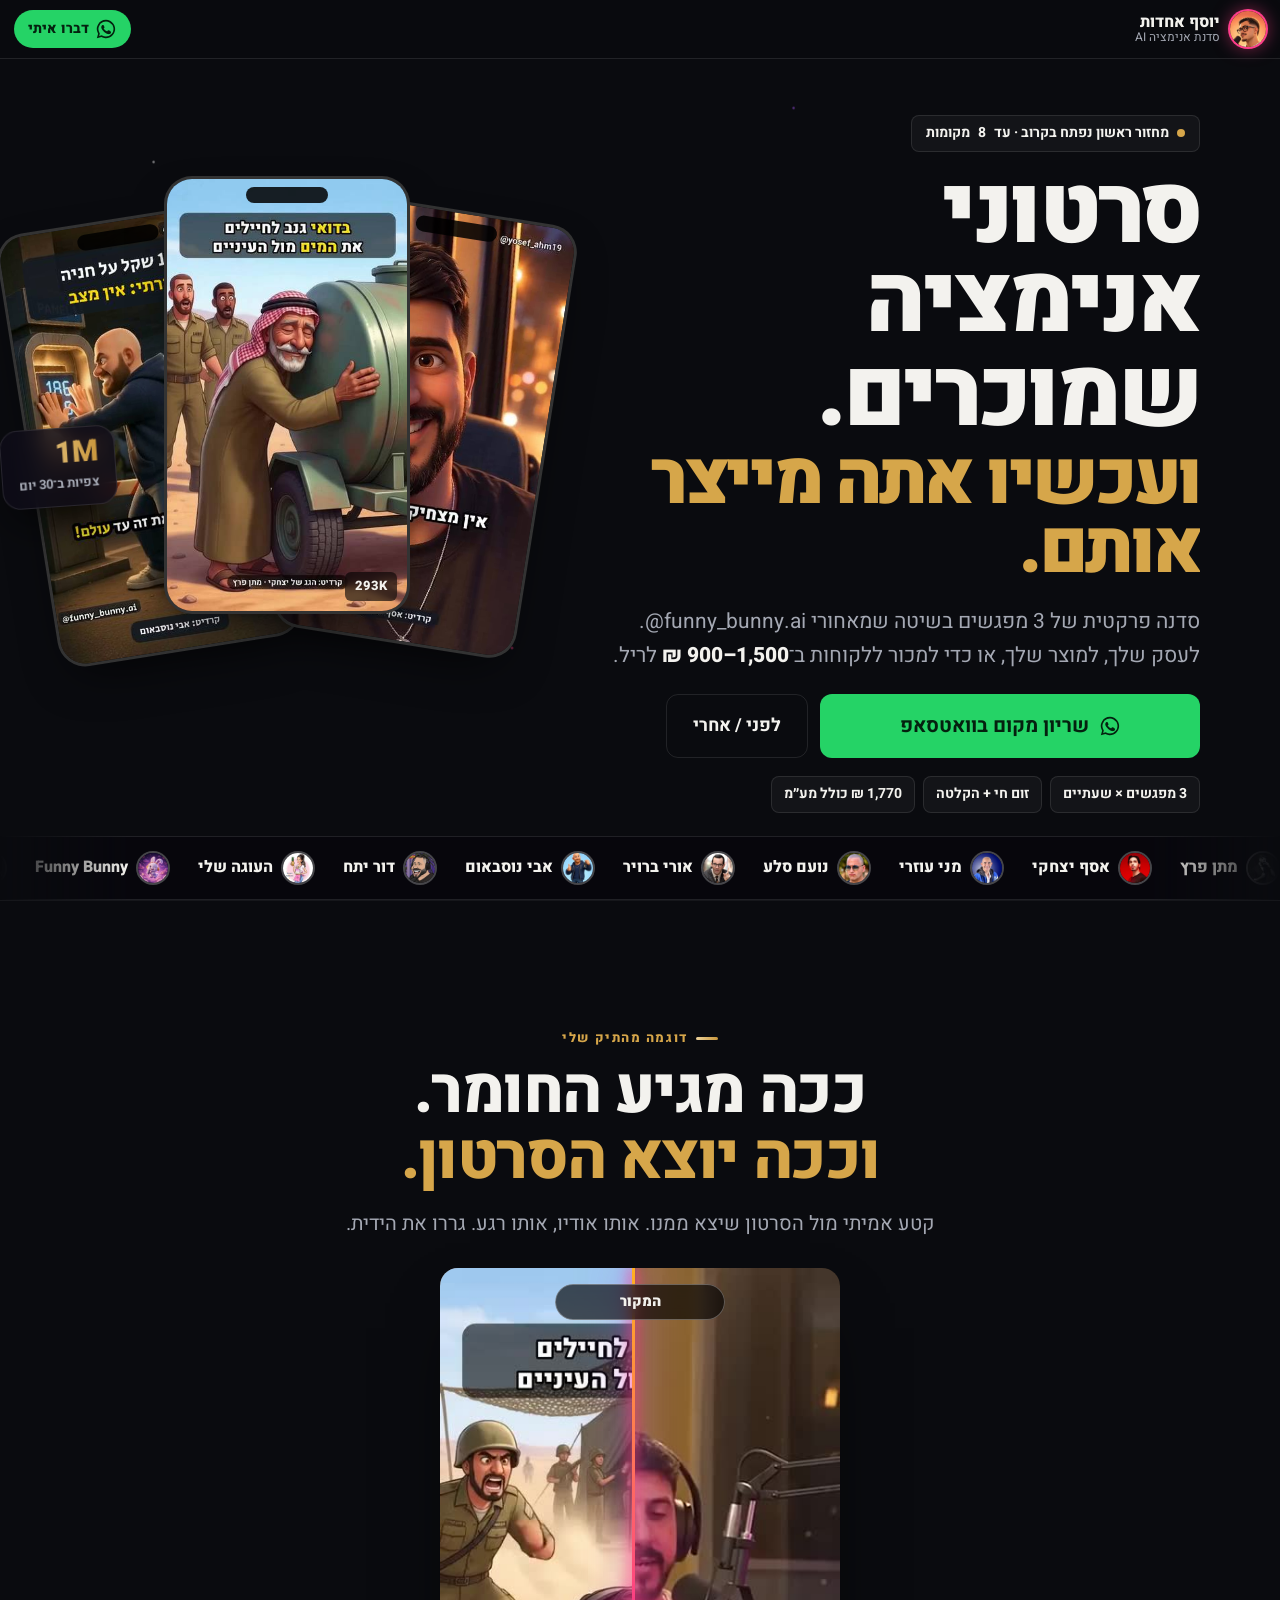
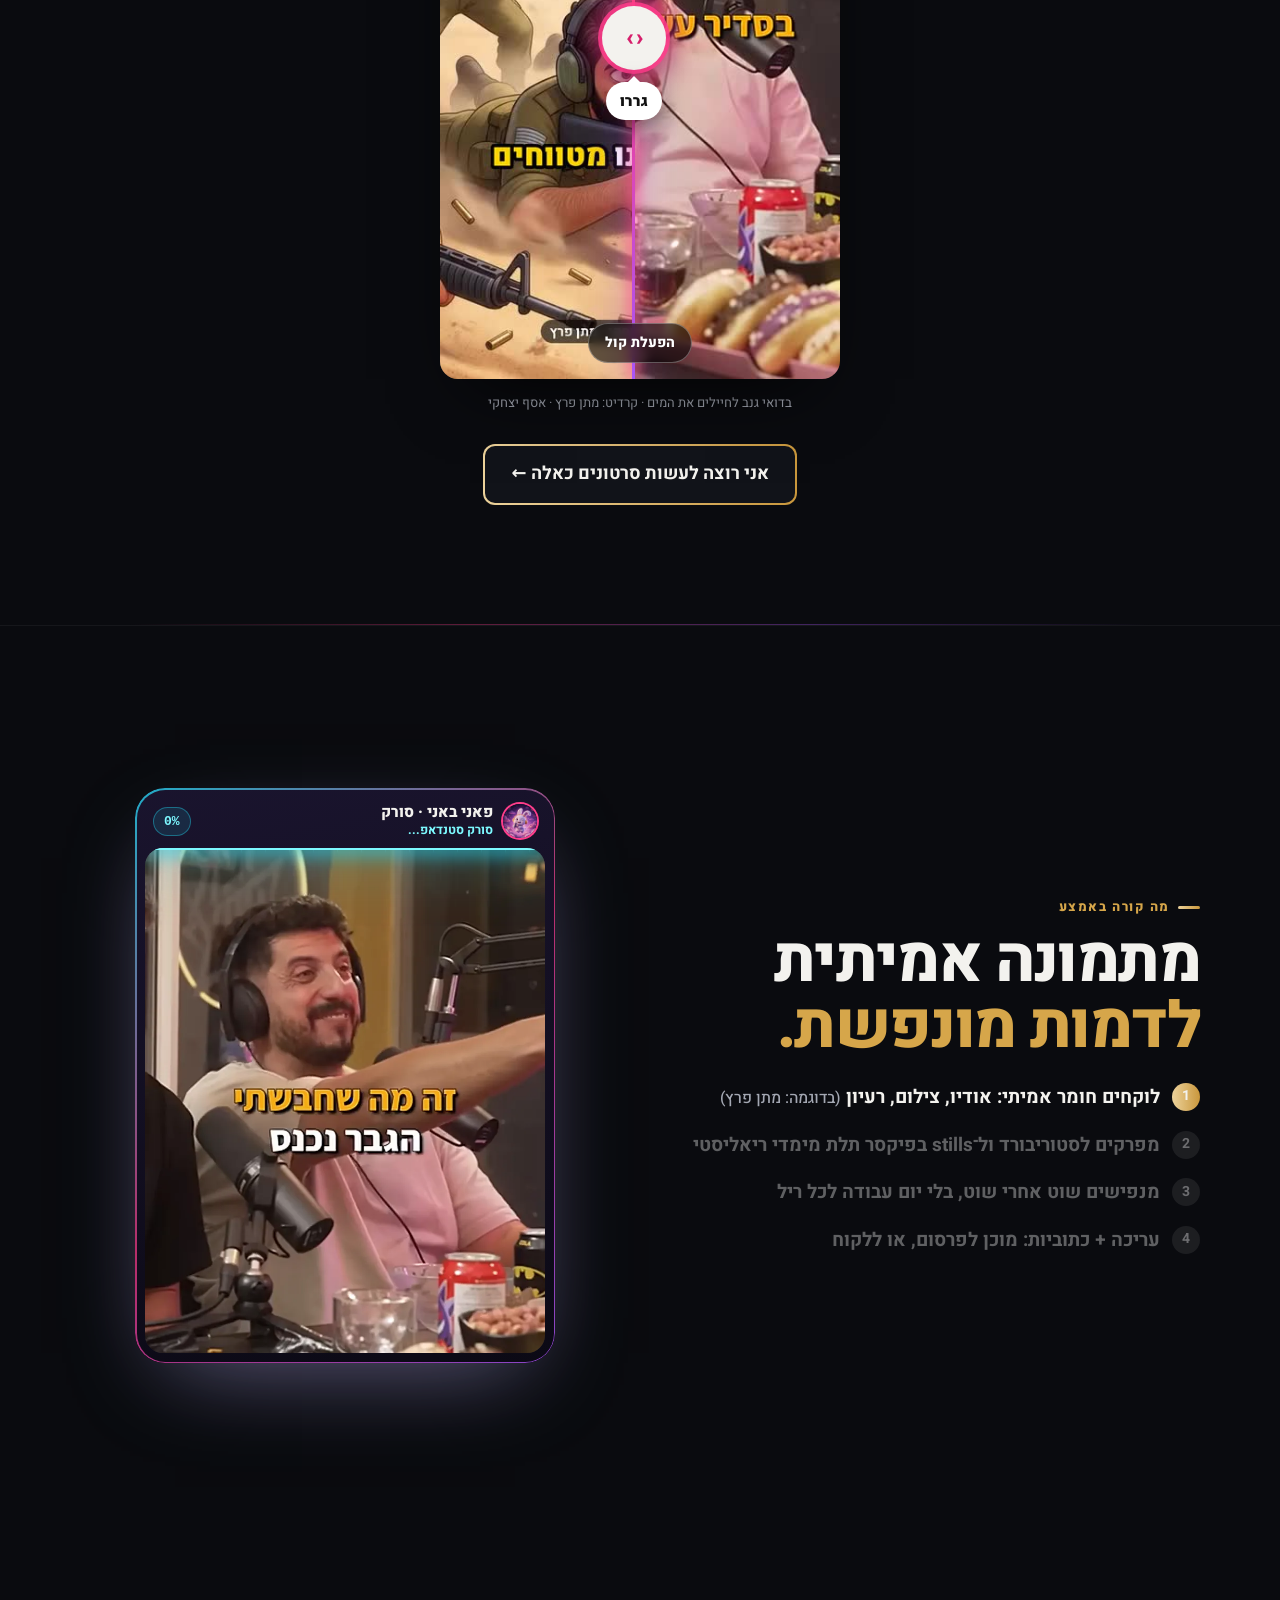
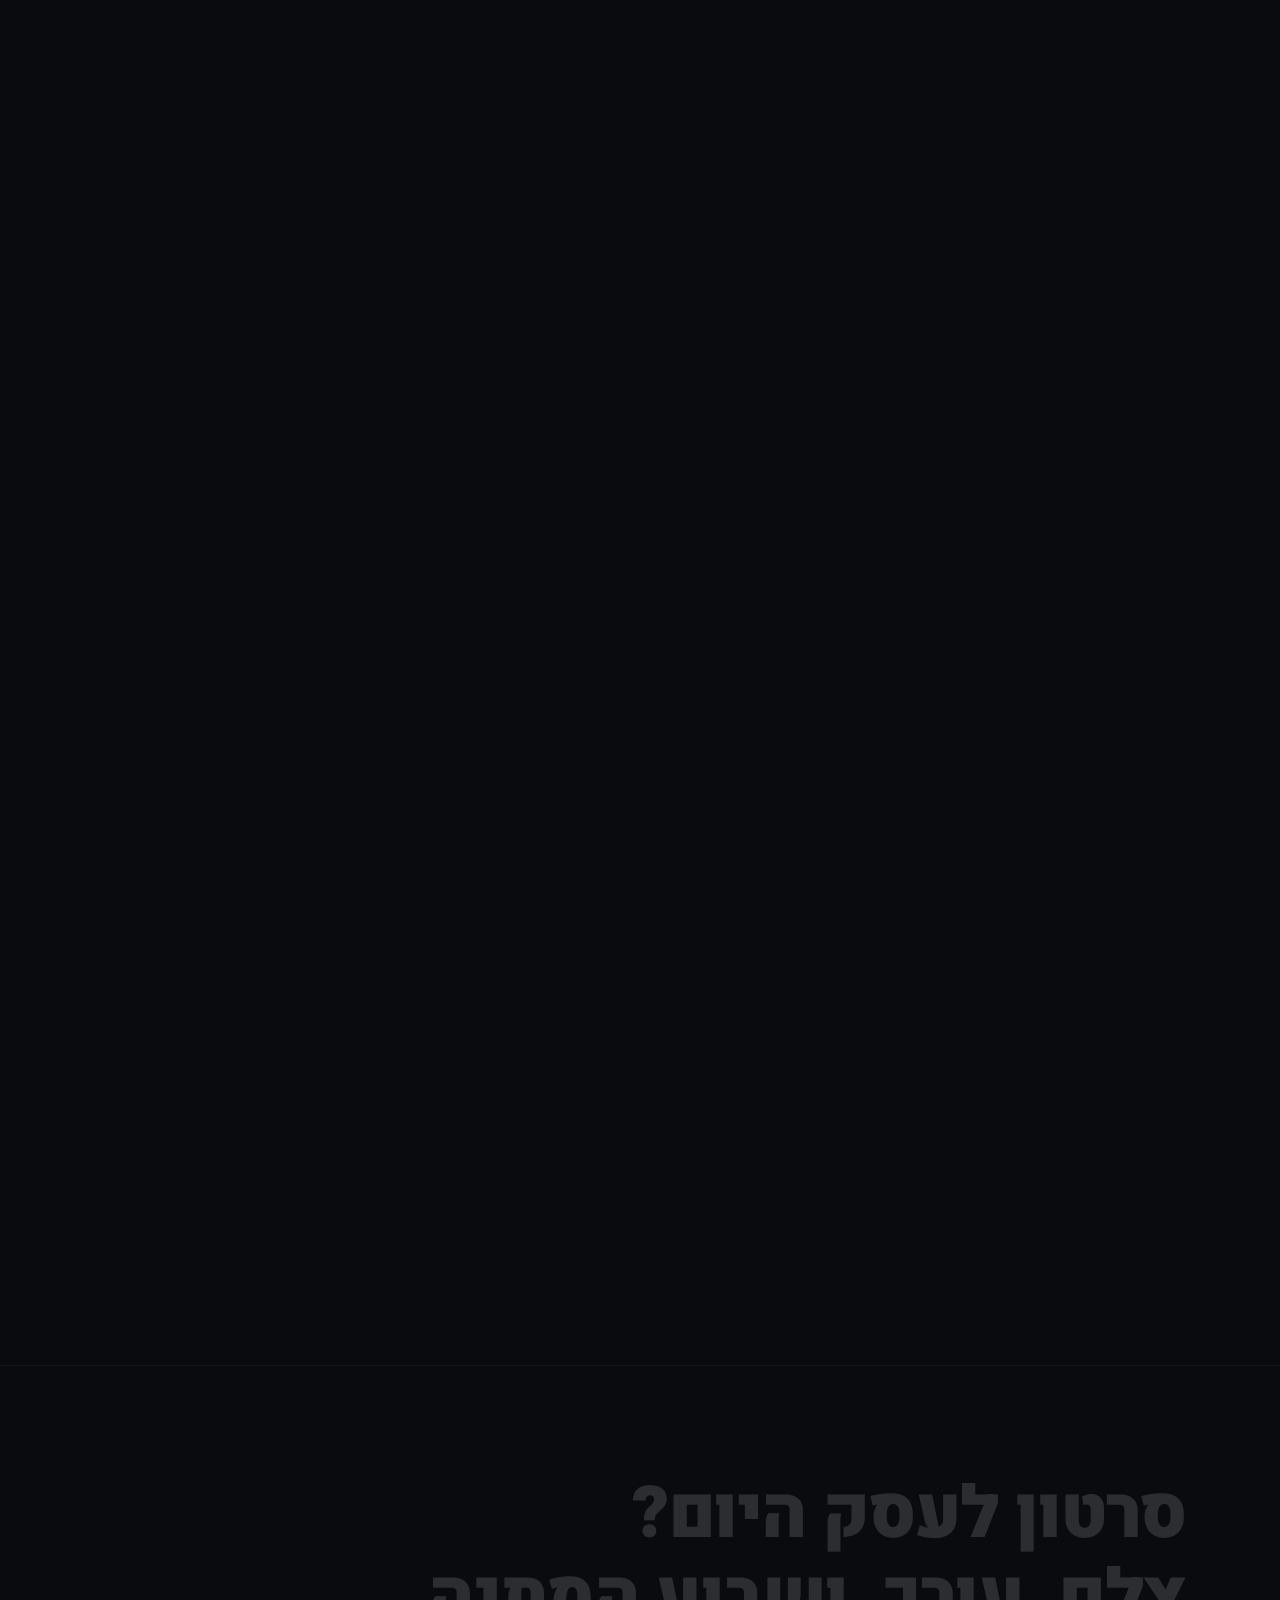
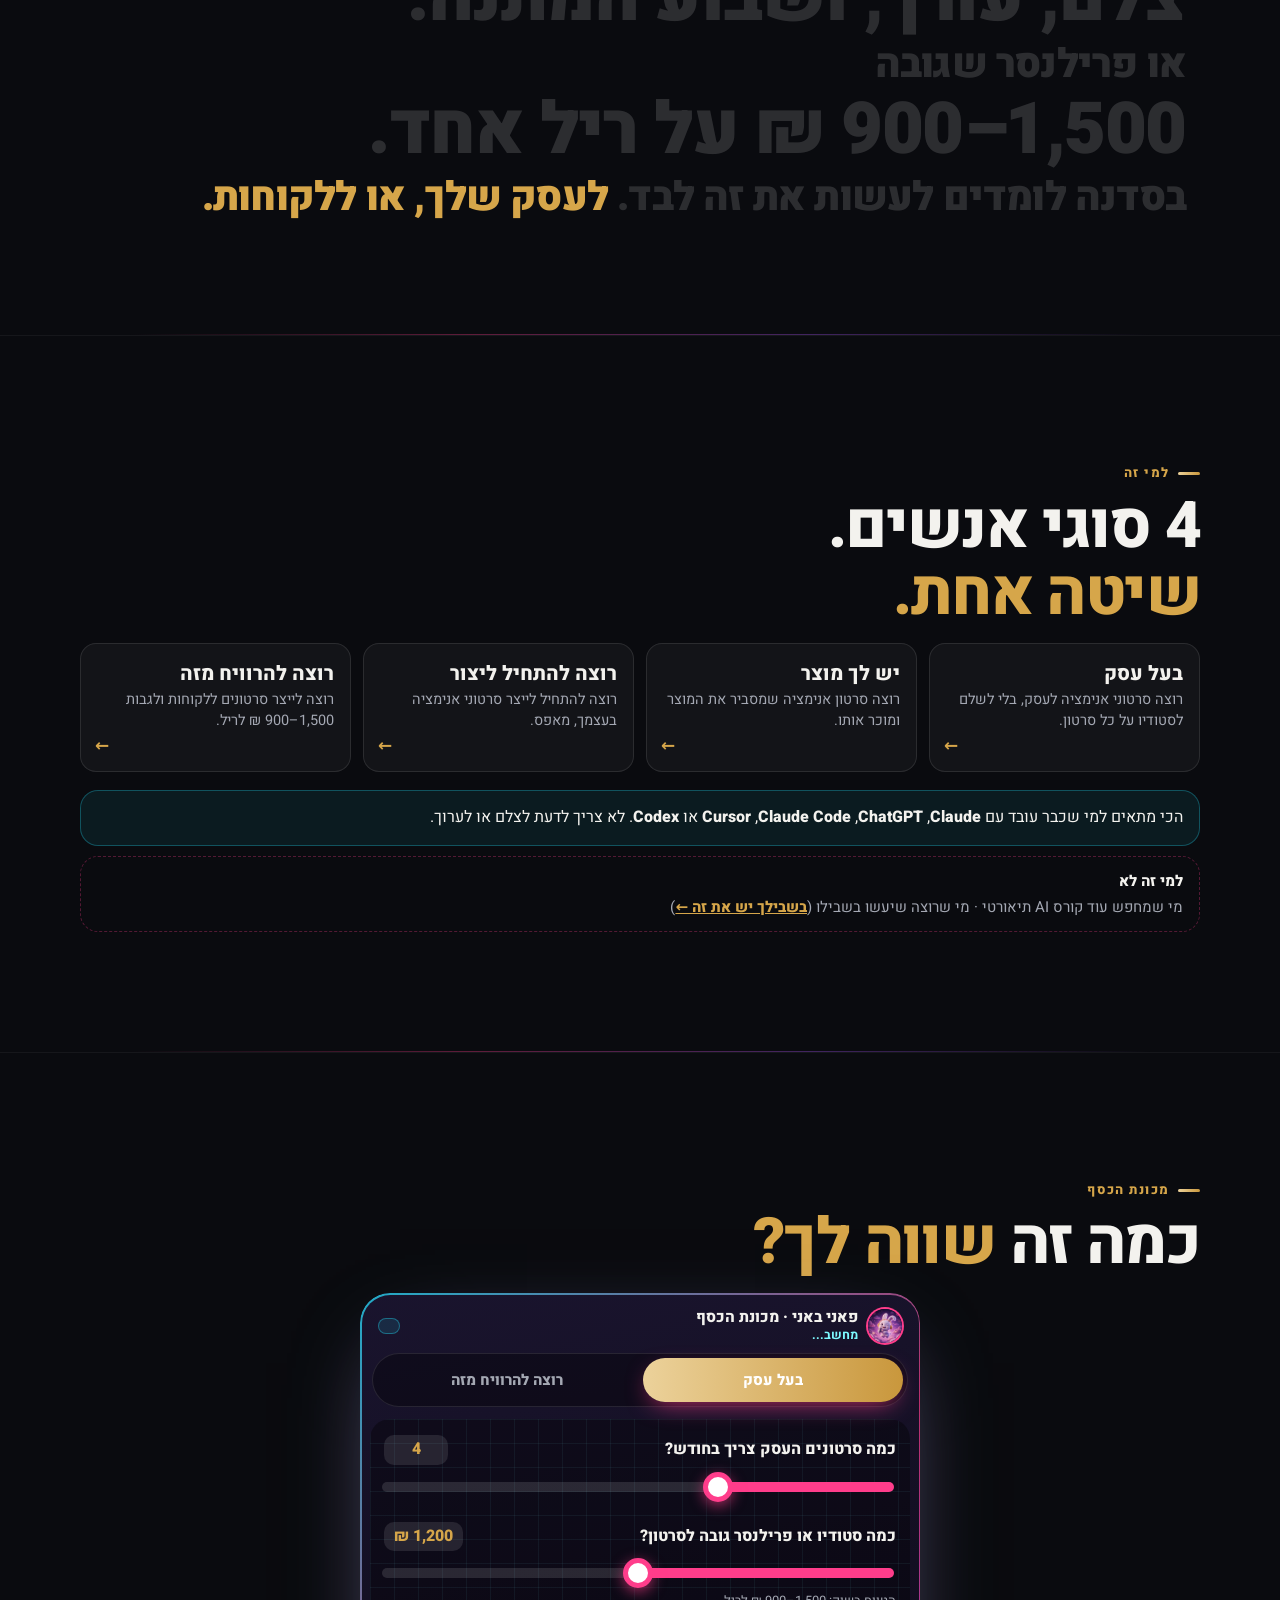
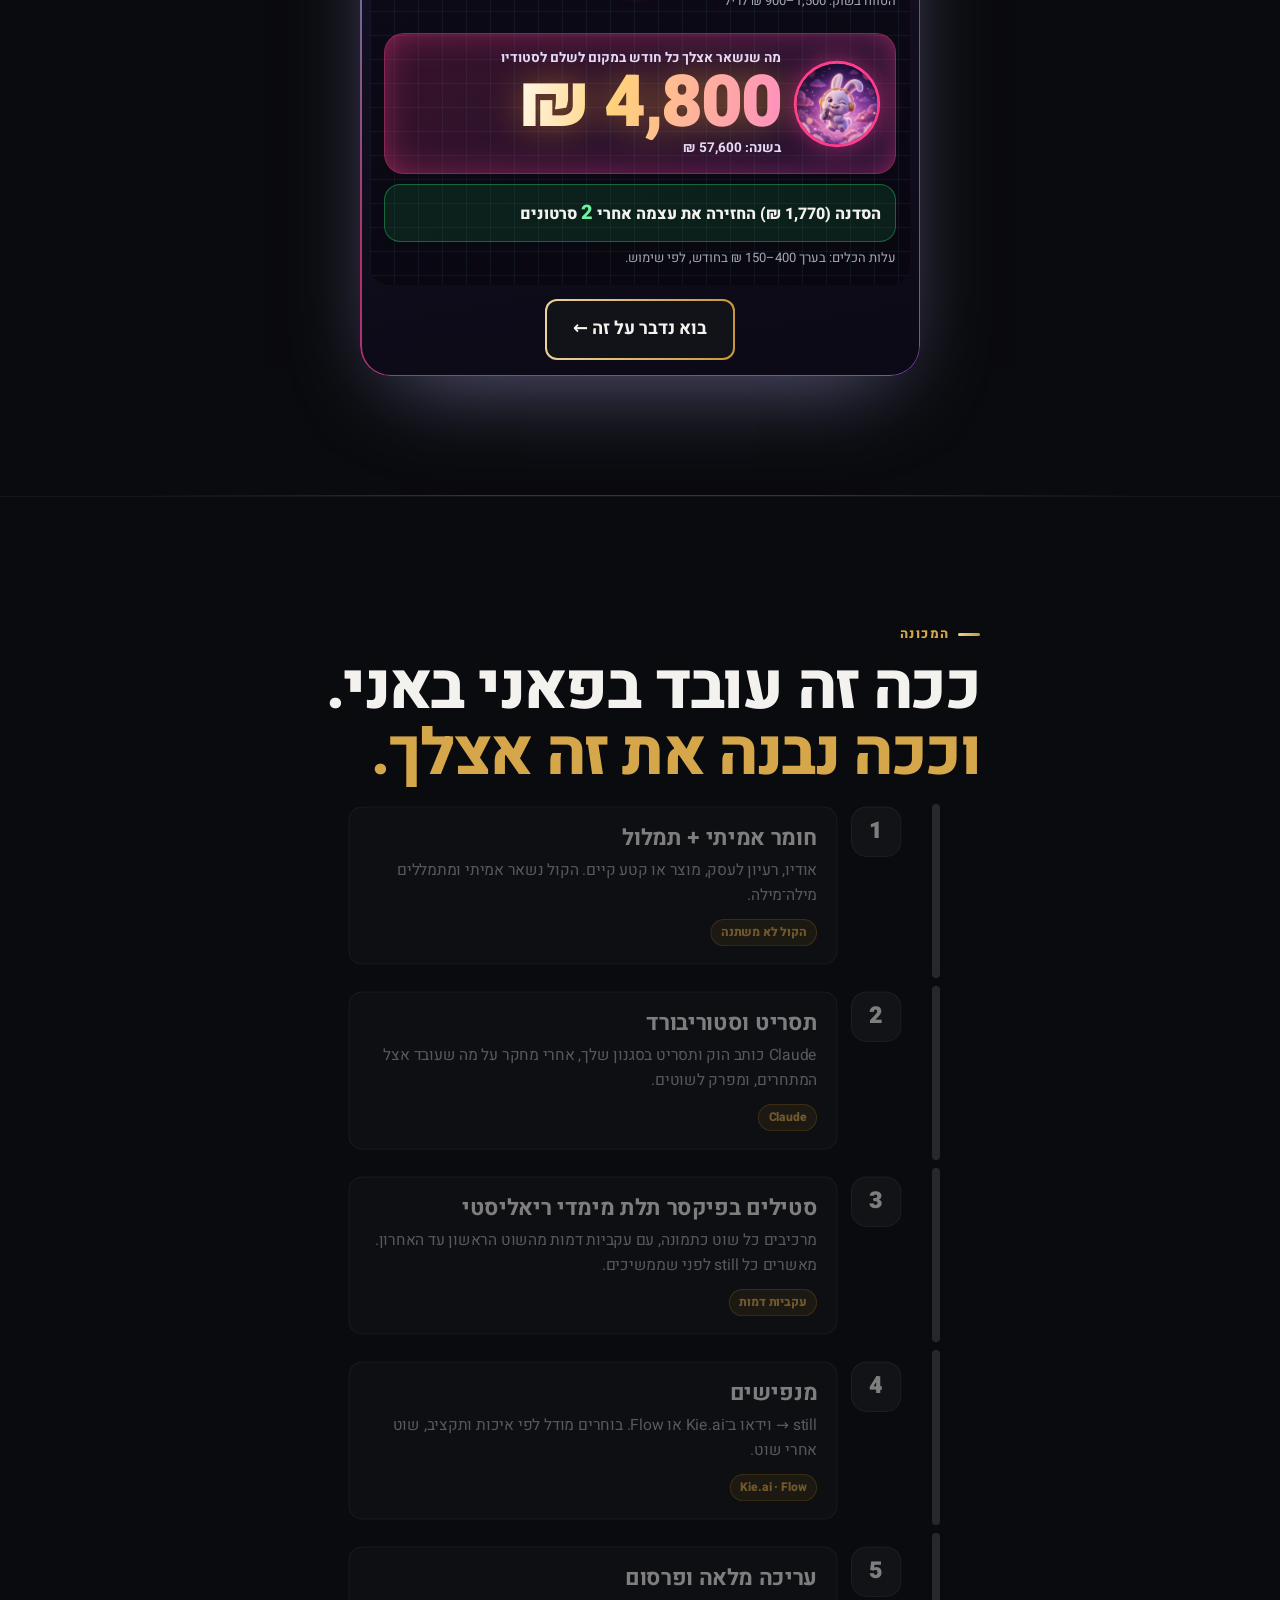
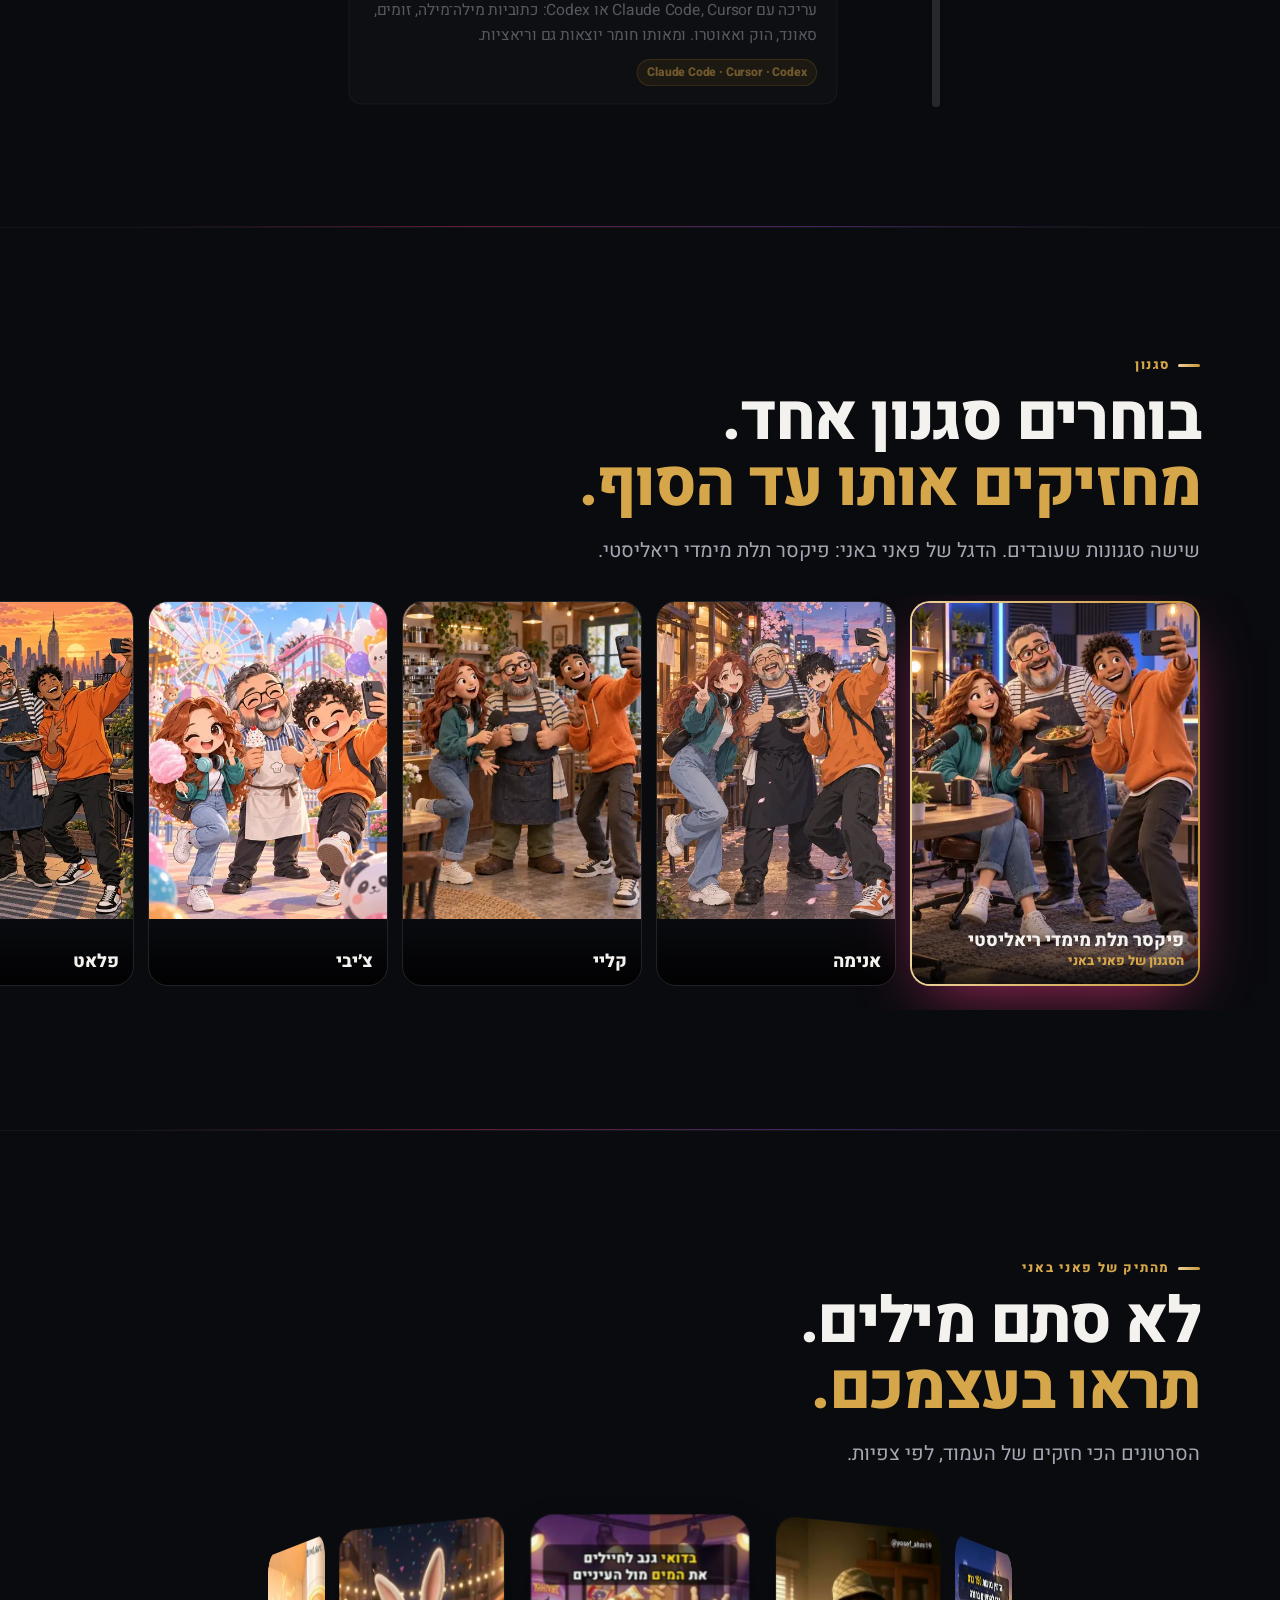
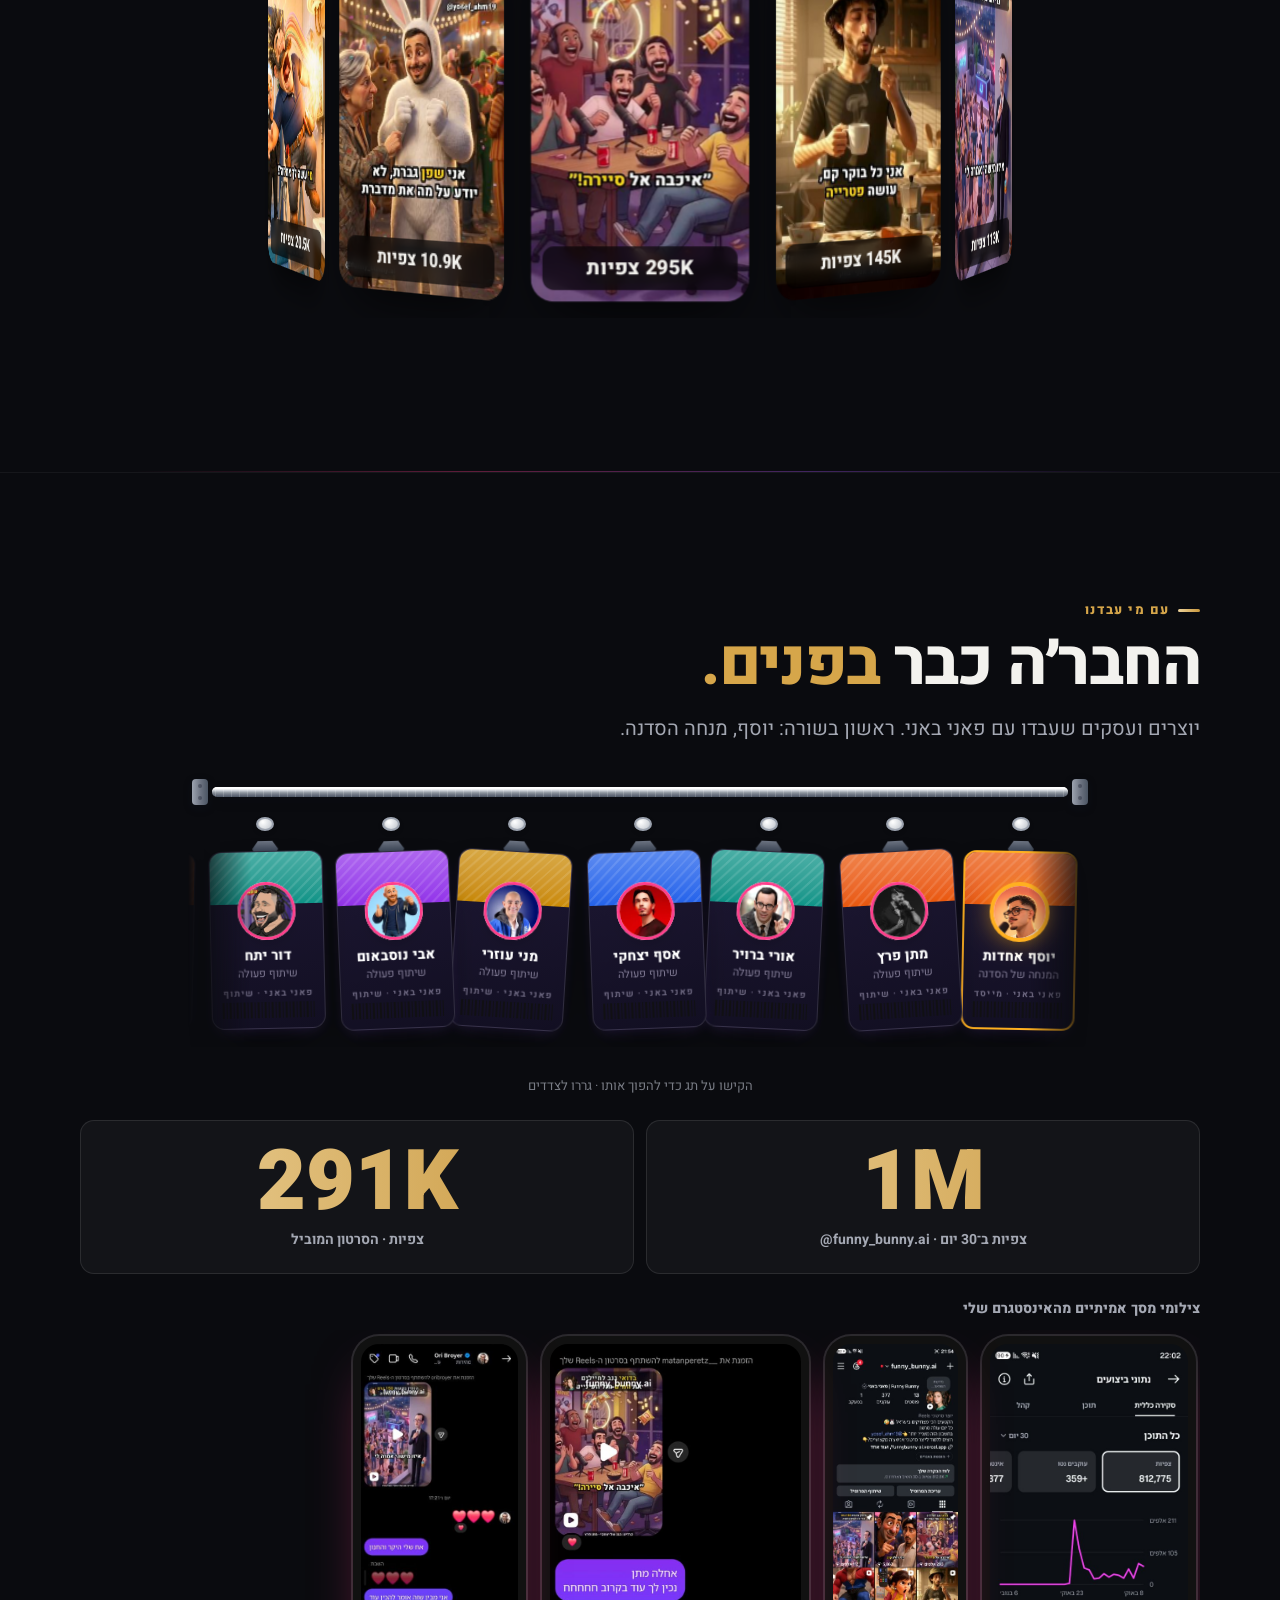
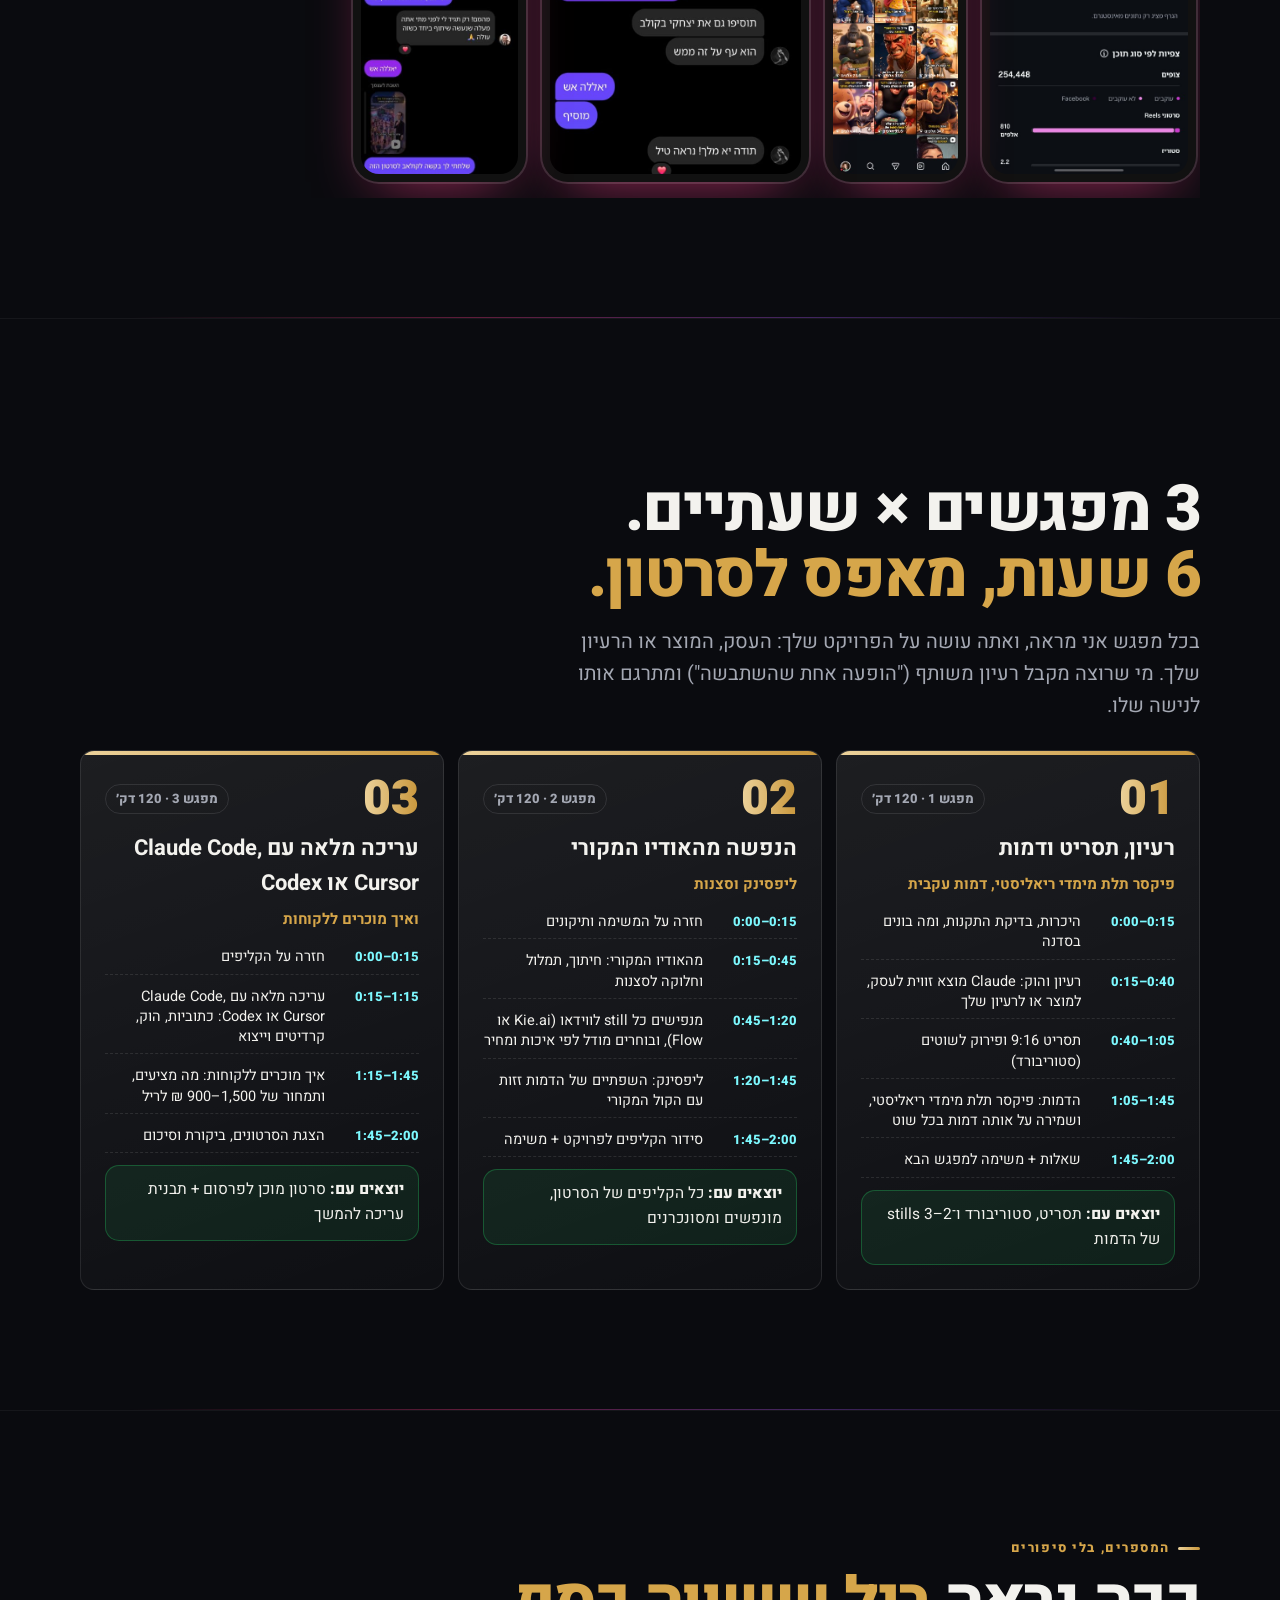
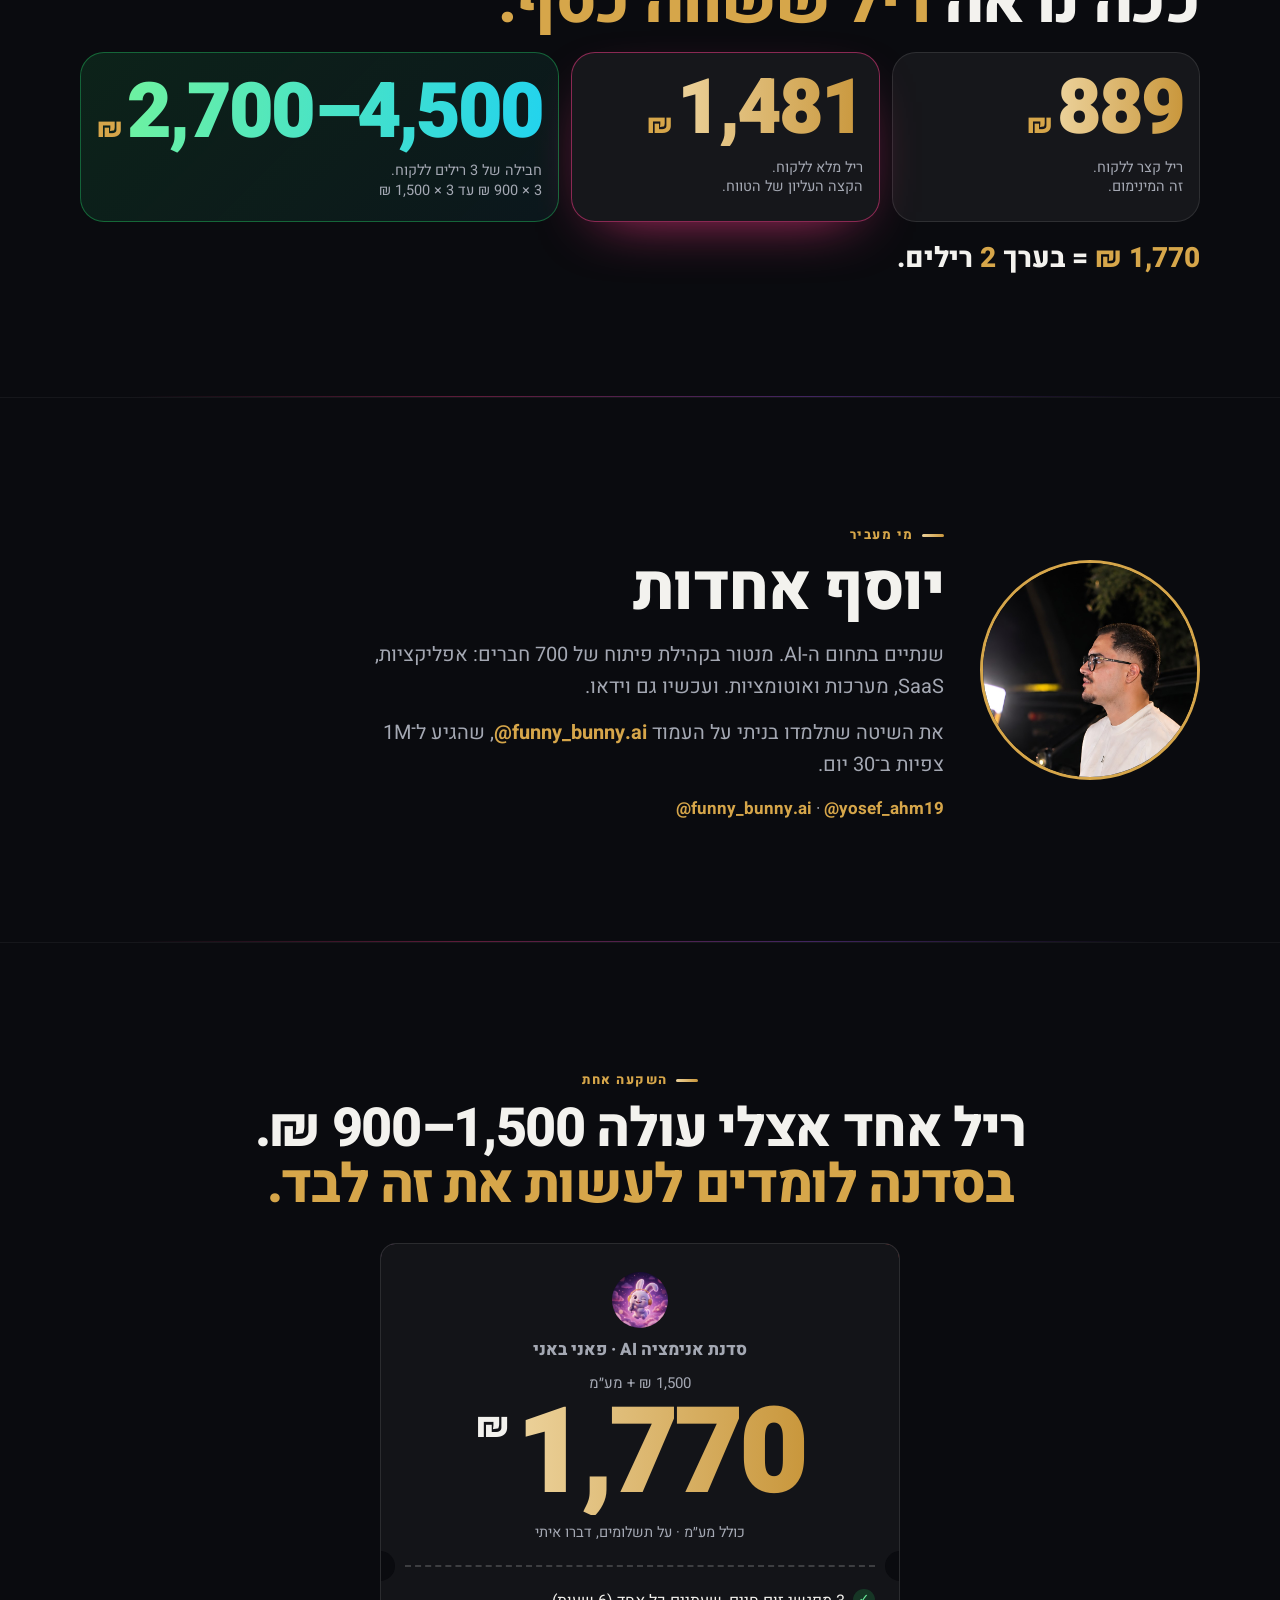
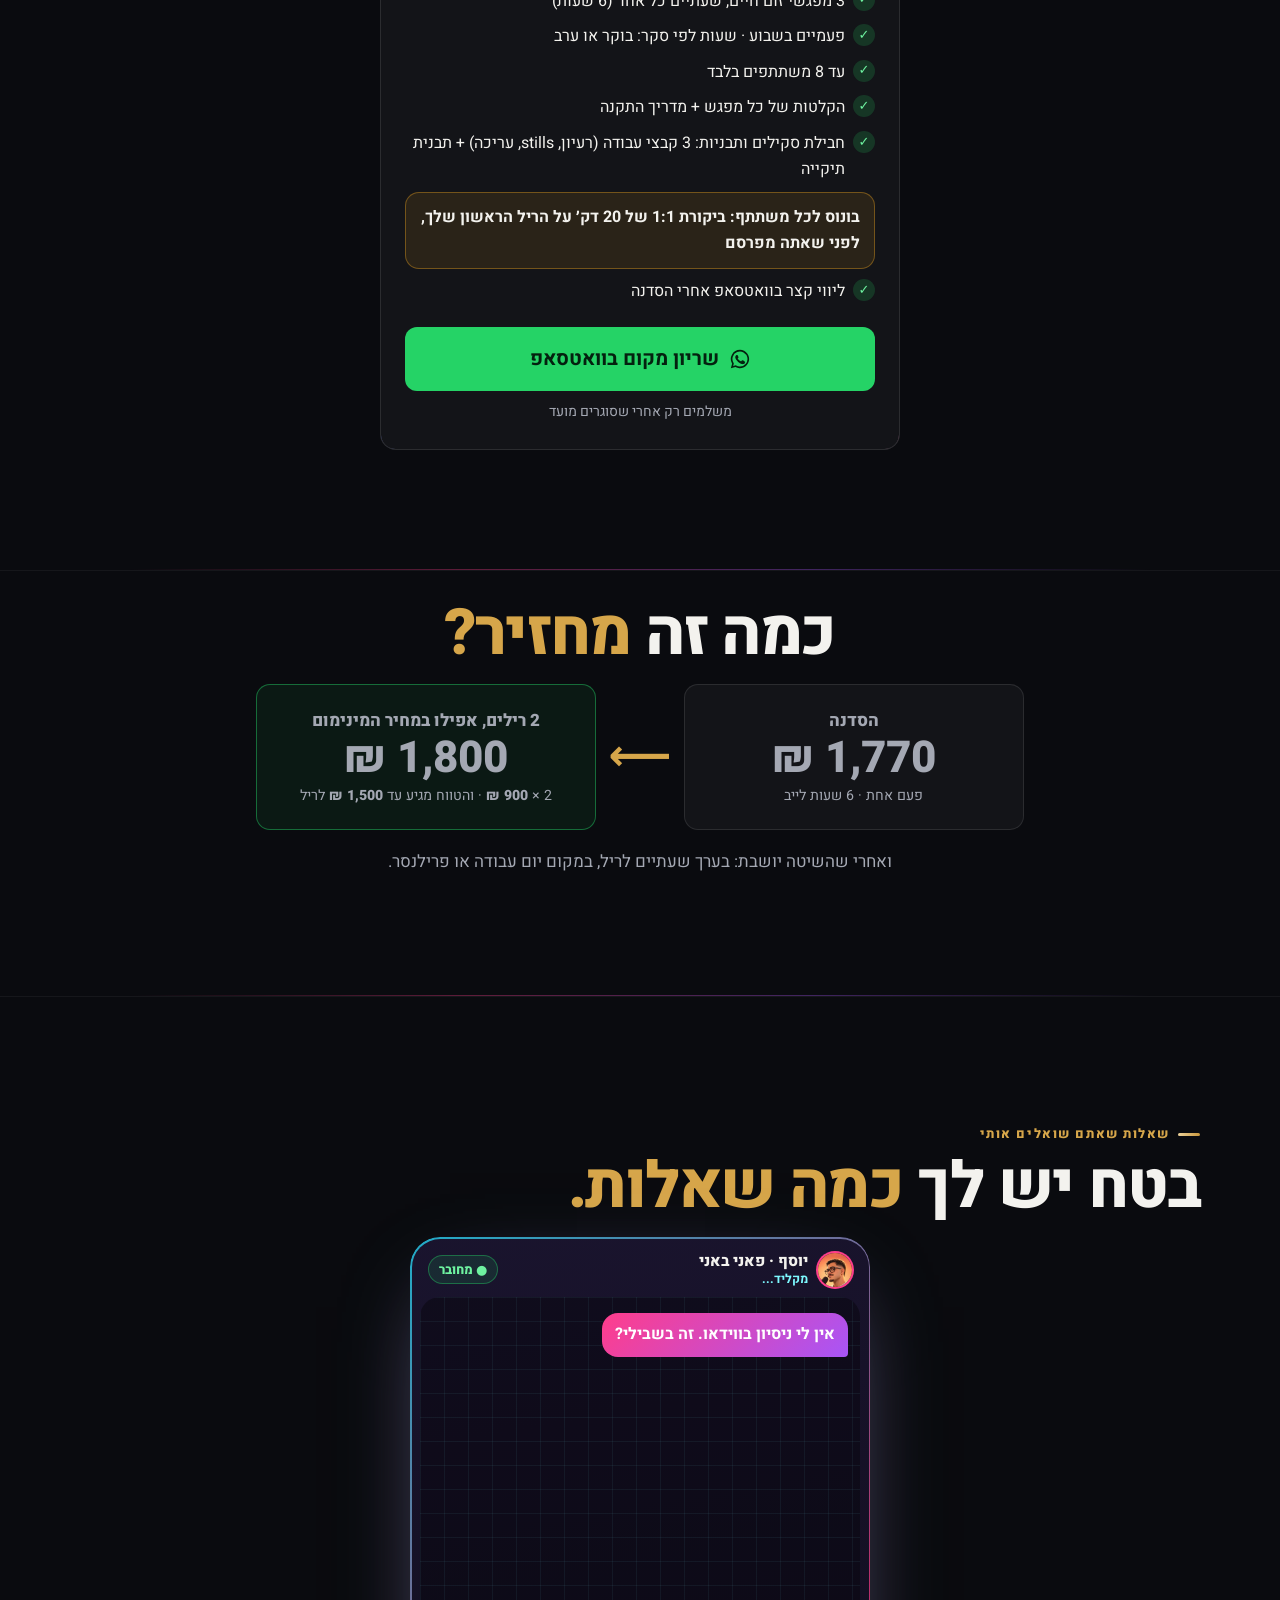
<file: funny-bunny-course/variants/professional/index.html>
<!doctype html>
<html lang="he" dir="rtl">
<head>
<meta charset="utf-8">
<meta name="viewport" content="width=device-width, initial-scale=1, viewport-fit=cover">
<title>סדנת אנימציה AI · יוסף אחדות</title>
<meta name="description" content="סדנה פרקטית של 3 מפגשים: לומדים לייצר סרטוני אנימציה בפיקסר תלת מימדי ריאליסטי לעסק, למוצר, או כדי למכור ללקוחות ב־900–1,500 ₪ לריל. 1,770 ₪ כולל מע״מ · עד 8 משתתפים · @funny_bunny.ai">
<meta property="og:title" content="סדנת אנימציה AI · יוסף אחדות">
<meta property="og:description" content="סרטוני אנימציה שעוצרים גלילה. לעסק שלך, או כדי למכור ללקוחות. 3 מפגשים · עד 8 משתתפים · @funny_bunny.ai">
<meta property="og:image" content="img/og.jpg">
<meta name="theme-color" content="#07060d">
<link rel="icon" href="img/bunny.webp?v=5">
<link rel="preload" href="f/heebo-hebrew.woff2?v=5" as="font" type="font/woff2" crossorigin>
<link rel="stylesheet" href="styles.css?v=12">
<link rel="stylesheet" href="lanyard.css?v=5">
<link rel="stylesheet" href="pro.css?v=2">
</head>
<body>
<a class="skip" href="#main">דלג לתוכן</a>
<div class="aurora" aria-hidden="true"><i></i><i></i><i></i></div>
<div class="grain" aria-hidden="true"></div>
<div class="spark" aria-hidden="true"></div>

<header class="top">
  <a class="brand" href="#top" aria-label="יוסף אחדות, לראש הדף"><img src="img/yosef_c.webp?v=5" alt="" width="36" height="36" style="border-radius:50%"><span><b>יוסף אחדות</b><small>סדנת אנימציה AI</small></span></a>
  <a class="top-wa" href="https://wa.me/972515688377?text=%D7%94%D7%99%D7%99%20%D7%99%D7%95%D7%A1%D7%A3%2C%20%D7%94%D7%92%D7%A2%D7%AA%D7%99%20%D7%9E%D7%94%D7%93%D7%A3%20%D7%A9%D7%9C%20%D7%94%D7%A1%D7%93%D7%A0%D7%94.%20%D7%9E%D7%AA%D7%99%20%D7%94%D7%9E%D7%97%D7%96%D7%95%D7%A8%20%D7%94%D7%91%D7%90%20%D7%A0%D7%A4%D7%AA%D7%97%3F" target="_blank" rel="noopener" data-wa="bar"><svg class="ico" viewBox="0 0 24 24" aria-hidden="true"><path fill="currentColor" d="M12 2a10 10 0 0 0-8.6 15.1L2 22l5-1.3A10 10 0 1 0 12 2Zm0 18.2a8.2 8.2 0 0 1-4.2-1.1l-.3-.2-3 .8.8-2.9-.2-.3A8.2 8.2 0 1 1 12 20.2Zm4.5-6.1c-.2-.1-1.5-.7-1.7-.8-.2-.1-.4-.1-.6.1l-.8 1c-.1.2-.3.2-.5.1a6.7 6.7 0 0 1-3.3-2.9c-.3-.4.2-.4.7-1.3.1-.2 0-.3 0-.4l-.8-1.8c-.2-.5-.4-.4-.6-.4h-.5a1 1 0 0 0-.7.3 3 3 0 0 0-.9 2.2 5.2 5.2 0 0 0 1.1 2.7 11.8 11.8 0 0 0 4.5 4c1.7.7 2.3.8 3.2.6.5-.1 1.5-.6 1.7-1.2.2-.6.2-1.1.2-1.2-.1-.1-.3-.2-.5-.3Z"/></svg><span>דברו איתי</span></a>
</header>

<main id="main">
<section class="hero" id="top">
  <div class="hero-txt">
    <p class="eyebrow"><span class="dot"></span>מחזור ראשון נפתח בקרוב · עד <span class="nw" data-p="seats"><bdi dir="ltr">8</bdi></span> מקומות</p>
    <h1 class="kin" aria-label="סרטוני אנימציה שמוכרים. ועכשיו אתה זה שמייצר אותם.">
      <span class="ln"><span>סרטוני</span> <span>אנימציה</span></span>
      <span class="ln"><span>שמוכרים.</span></span>
      <span class="ln ln-g"><span>ועכשיו</span> <span>אתה</span> <span>מייצר</span> <span>אותם.</span></span>
    </h1>
    <p class="sub">סדנה פרקטית של 3 מפגשים בשיטה שמאחורי <bdi dir="ltr">@funny_bunny.ai</bdi>. לעסק שלך, למוצר שלך, או כדי למכור ללקוחות ב־<b><span class="nw" data-p="reel"><bdi dir="ltr">900–1,500</bdi> ₪</span></b> לריל.</p>
    <div class="cta-row">
      <a class="btn btn-wa btn-xl" href="https://wa.me/972515688377?text=%D7%94%D7%99%D7%99%20%D7%99%D7%95%D7%A1%D7%A3%2C%20%D7%A8%D7%90%D7%99%D7%AA%D7%99%20%D7%90%D7%AA%20%D7%93%D7%A3%20%D7%A1%D7%93%D7%A0%D7%AA%20%D7%94%D7%90%D7%A0%D7%99%D7%9E%D7%A6%D7%99%D7%94%20AI%20%28%D7%A4%D7%90%D7%A0%D7%99%20%D7%91%D7%90%D7%A0%D7%99%20%C2%B7%201%2C770%20%E2%82%AA%29.%20%D7%A8%D7%95%D7%A6%D7%94%20%D7%9C%D7%A9%D7%9E%D7%95%D7%A2%20%D7%A2%D7%9C%20%D7%9E%D7%A7%D7%95%D7%9D%20%D7%91%D7%9E%D7%97%D7%96%D7%95%D7%A8%20%D7%94%D7%A8%D7%90%D7%A9%D7%95%D7%9F." target="_blank" rel="noopener" data-wa="hero"><svg class="ico" viewBox="0 0 24 24" aria-hidden="true"><path fill="currentColor" d="M12 2a10 10 0 0 0-8.6 15.1L2 22l5-1.3A10 10 0 1 0 12 2Zm0 18.2a8.2 8.2 0 0 1-4.2-1.1l-.3-.2-3 .8.8-2.9-.2-.3A8.2 8.2 0 1 1 12 20.2Zm4.5-6.1c-.2-.1-1.5-.7-1.7-.8-.2-.1-.4-.1-.6.1l-.8 1c-.1.2-.3.2-.5.1a6.7 6.7 0 0 1-3.3-2.9c-.3-.4.2-.4.7-1.3.1-.2 0-.3 0-.4l-.8-1.8c-.2-.5-.4-.4-.6-.4h-.5a1 1 0 0 0-.7.3 3 3 0 0 0-.9 2.2 5.2 5.2 0 0 0 1.1 2.7 11.8 11.8 0 0 0 4.5 4c1.7.7 2.3.8 3.2.6.5-.1 1.5-.6 1.7-1.2.2-.6.2-1.1.2-1.2-.1-.1-.3-.2-.5-.3Z"/></svg><span>שריון מקום בוואטסאפ</span></a>
      <a class="btn btn-ghost" href="#beforeafter">לפני / אחרי</a>
    </div>
    <ul class="chips" aria-label="פרטי הסדנה">
      <li>3 מפגשים × שעתיים</li><li>זום חי + הקלטה</li><li><span class="nw" data-p="workshop"><bdi dir="ltr">1,770</bdi> ₪</span> כולל מע״מ</li>
    </ul>
  </div>
  <div class="hero-stage" aria-label="רילים של פאני באני">
    <div class="phone ph-1"><video class="lazyv" data-src="v/h_djs.mp4?v=5" poster="v/p_djs.jpg?v=5" muted loop playsinline preload="none" aria-label="מונית עם הדייג׳ס"></video></div>
    <div class="phone ph-2"><video class="lazyv" data-src="v/h_bedouin2.mp4?v=5" poster="v/p_bedouin2.jpg?v=5" muted loop playsinline preload="none" aria-label="בדואי גנב לחיילים את המים"></video><span class="ph-tag"> 293K</span></div>
    <div class="phone ph-3"><video class="lazyv" data-src="v/h_hero-reel.mp4?v=5" poster="v/p_hero-reel.jpg?v=5" muted loop playsinline preload="none" aria-label="ריל של פאני באני"></video></div>
    
    <div class="float-stat"><b data-p="views">1M</b><span>צפיות ב־30 יום</span></div>
  </div>
  <div class="marquee" aria-label="שיתופי פעולה"><div class="mq-track"><span class="mq-i"><img src="img/c_matan.webp?v=5" alt="" width="34" height="34"><b>מתן פרץ</b></span><span class="mq-i"><img src="img/c_asaf.webp?v=5" alt="" width="34" height="34"><b>אסף יצחקי</b></span><span class="mq-i"><img src="img/c_meni.webp?v=5" alt="" width="34" height="34"><b>מני עוזרי</b></span><span class="mq-i"><img src="img/c_noam.webp?v=5" alt="" width="34" height="34"><b>נועם סלע</b></span><span class="mq-i"><img src="img/c_ori.webp?v=5" alt="" width="34" height="34"><b>אורי ברויר</b></span><span class="mq-i"><img src="img/c_avi.webp?v=5" alt="" width="34" height="34"><b>אבי נוסבאום</b></span><span class="mq-i"><img src="img/c_dor.webp?v=5" alt="" width="34" height="34"><b>דור יתח</b></span><span class="mq-i"><img src="img/cakez.webp?v=5" alt="" width="34" height="34"><b>העוגה שלי</b></span><span class="mq-i"><img src="img/bunny.webp?v=5" alt="" width="34" height="34"><b>Funny Bunny</b></span><span class="mq-i"><img src="img/c_matan.webp?v=5" alt="" width="34" height="34"><b>מתן פרץ</b></span><span class="mq-i"><img src="img/c_asaf.webp?v=5" alt="" width="34" height="34"><b>אסף יצחקי</b></span><span class="mq-i"><img src="img/c_meni.webp?v=5" alt="" width="34" height="34"><b>מני עוזרי</b></span><span class="mq-i"><img src="img/c_noam.webp?v=5" alt="" width="34" height="34"><b>נועם סלע</b></span><span class="mq-i"><img src="img/c_ori.webp?v=5" alt="" width="34" height="34"><b>אורי ברויר</b></span><span class="mq-i"><img src="img/c_avi.webp?v=5" alt="" width="34" height="34"><b>אבי נוסבאום</b></span><span class="mq-i"><img src="img/c_dor.webp?v=5" alt="" width="34" height="34"><b>דור יתח</b></span><span class="mq-i"><img src="img/cakez.webp?v=5" alt="" width="34" height="34"><b>העוגה שלי</b></span><span class="mq-i"><img src="img/bunny.webp?v=5" alt="" width="34" height="34"><b>Funny Bunny</b></span></div></div>
</section>

<section class="ba-sec" id="beforeafter">
  <div class="wrap">
    <p class="kicker">דוגמה מהתיק שלי</p>
    <h2 class="h2">ככה מגיע החומר.<br><span class="g">וככה יוצא הסרטון.</span></h2>
    <p class="lead">קטע אמיתי מול הסרטון שיצא ממנו. אותו אודיו, אותו רגע. גררו את הידית.</p>
    <div class="ba" id="ba" role="slider" tabindex="0" aria-label="לפני ואחרי: גררו כדי לחשוף את האנימציה" aria-valuemin="0" aria-valuemax="100" aria-valuenow="0" style="--p:0%">
      <div class="ba-v ba-raw" style="background-image:url(v/p_ba_o.jpg?v=7)"><video id="baA" class="ba-vid ba-vid-a" src="v/ba_o.mp4?v=7" muted autoplay loop playsinline webkit-playsinline preload="metadata" disablepictureinpicture disableremoteplayback aria-hidden="true"></video></div>
      <div class="ba-v ba-top" style="background-image:url(v/p_ba_a.jpg?v=7)"><video id="baB" class="ba-vid ba-vid-b" src="v/ba_a.mp4?v=7" muted autoplay loop playsinline webkit-playsinline preload="metadata" disablepictureinpicture disableremoteplayback aria-hidden="true"></video></div>
      <div class="ba-flip" aria-hidden="true"><div class="ba-flip-in"><span class="f-a">המקור</span><span class="f-b">אנימציה</span></div></div>
      <div class="ba-line" aria-hidden="true">
        <span class="ba-grip"><i class="ear ear-l"></i><i class="ear ear-r"></i><b>‹ ›</b></span>
        <span class="ba-tip" id="baHint">גררו</span>
      </div>
      <button class="snd-btn" id="baSnd" type="button" aria-pressed="false">הפעלת קול</button>
    </div>
    <p class="credit">בדואי גנב לחיילים את המים · קרדיט: מתן פרץ · אסף יצחקי</p>
    <div class="cta-c"><a class="btn btn-line" href="https://wa.me/972515688377?text=%D7%94%D7%99%D7%99%20%D7%99%D7%95%D7%A1%D7%A3%2C%20%D7%A8%D7%90%D7%99%D7%AA%D7%99%20%D7%90%D7%AA%20%D7%94%D7%9C%D7%A4%D7%A0%D7%99/%D7%90%D7%97%D7%A8%D7%99%20%D7%91%D7%93%D7%A3.%20%D7%A8%D7%95%D7%A6%D7%94%20%D7%9C%D7%9C%D7%9E%D7%95%D7%93%20%D7%9C%D7%A2%D7%A9%D7%95%D7%AA%20%D7%A1%D7%A8%D7%98%D7%95%D7%A0%D7%99%D7%9D%20%D7%9B%D7%90%D7%9C%D7%94." target="_blank" rel="noopener" data-wa="lab">אני רוצה לעשות סרטונים כאלה ←</a></div>
  </div>
</section>

<section class="scan" id="scan" aria-label="מתמונה אמיתית לדמות מונפשת">
  <div class="scan-sticky">
    <div class="wrap scan-grid">
      <div class="scan-copy">
        <p class="kicker">מה קורה באמצע</p>
        <h2 class="h2">מתמונה אמיתית<br><span class="g">לדמות מונפשת.</span></h2>
        <ol class="scan-steps" id="scanSteps">
          <li class="on">לוקחים חומר אמיתי: אודיו, צילום, רעיון <small>(בדוגמה: מתן פרץ)</small></li>
          <li>מפרקים לסטוריבורד ול־stills בפיקסר תלת מימדי ריאליסטי</li>
          <li>מנפישים שוט אחרי שוט, בלי יום עבודה לכל ריל</li>
          <li>עריכה + כתוביות: מוכן לפרסום, או ללקוח</li>
        </ol>
      </div>
      <div class="dev dev-scan">
        <div class="dev-head"><img src="img/bunny.webp?v=5" alt="" width="34" height="34"><div><b>פאני באני · סורק</b><small id="scanState">סורק תמונה...</small></div><span class="dev-pill" id="scanPct">0%</span></div>
        <div class="scan-frame" id="scanFrame" style="--s:0">
          <img class="sc-a" src="v/scan-a.webp?v=5" alt="מתן פרץ, פריים מקורי" width="760" height="960" loading="lazy">
          <img class="sc-b" src="v/scan-b.webp?v=5" alt="אותו רגע כדמות מונפשת בפיקסר תלת מימדי ריאליסטי" width="760" height="960" loading="lazy">
          <div class="sc-grid" aria-hidden="true"></div>
          <div class="sc-line" aria-hidden="true"></div>
          <span class="sc-done" aria-hidden="true"> מוכן לפרסום</span>
        </div>
      </div>
    </div>
  </div>
</section>

<section class="pain" aria-label="למה זה קשה היום">
  <div class="wrap">
    <p class="pl">סרטון לעסק היום?</p>
    <p class="pl">צלם, עורך, ושבוע המתנה.</p>
    <p class="pl pl-s">או פרילנסר שגובה</p>
    <p class="pl pl-hot"><span class="nw" data-p="reel"><bdi dir="ltr">900–1,500</bdi> ₪</span> על ריל אחד.</p>
    <p class="pl pl-s pl-ans">בסדנה לומדים לעשות את זה לבד. <span class="g">לעסק שלך, או ללקוחות.</span></p>
  </div>
</section>

<section class="who" id="who">
  <div class="wrap">
    <p class="kicker">למי זה</p>
    <h2 class="h2">4 סוגי אנשים.<br><span class="g">שיטה אחת.</span></h2>
    <div class="trk-grid"><a class="trk" href="https://wa.me/972515688377?text=%D7%94%D7%99%D7%99%20%D7%99%D7%95%D7%A1%D7%A3%2C%20%D7%99%D7%A9%20%D7%9C%D7%99%20%D7%A2%D7%A1%D7%A7%20%D7%95%D7%90%D7%A0%D7%99%20%D7%A8%D7%95%D7%A6%D7%94%20%D7%9C%D7%9C%D7%9E%D7%95%D7%93%20%D7%9C%D7%99%D7%99%D7%A6%D7%A8%20%D7%A1%D7%A8%D7%98%D7%95%D7%A0%D7%99%20%D7%90%D7%A0%D7%99%D7%9E%D7%A6%D7%99%D7%94%20%D7%91%D7%A2%D7%A6%D7%9E%D7%99.%20%D7%90%D7%A4%D7%A9%D7%A8%20%D7%A4%D7%A8%D7%98%D7%99%D7%9D%20%D7%A2%D7%9C%20%D7%94%D7%A1%D7%93%D7%A0%D7%94%3F" target="_blank" rel="noopener" data-wa="biz"><span class="trk-ic"></span><b>בעל עסק</b><span>רוצה סרטוני אנימציה לעסק, בלי לשלם לסטודיו על כל סרטון.</span><i aria-hidden="true">←</i></a><a class="trk" href="https://wa.me/972515688377?text=%D7%94%D7%99%D7%99%20%D7%99%D7%95%D7%A1%D7%A3%2C%20%D7%99%D7%A9%20%D7%9C%D7%99%20%D7%A2%D7%A1%D7%A7%20%D7%95%D7%90%D7%A0%D7%99%20%D7%A8%D7%95%D7%A6%D7%94%20%D7%9C%D7%9C%D7%9E%D7%95%D7%93%20%D7%9C%D7%99%D7%99%D7%A6%D7%A8%20%D7%A1%D7%A8%D7%98%D7%95%D7%A0%D7%99%20%D7%90%D7%A0%D7%99%D7%9E%D7%A6%D7%99%D7%94%20%D7%91%D7%A2%D7%A6%D7%9E%D7%99.%20%D7%90%D7%A4%D7%A9%D7%A8%20%D7%A4%D7%A8%D7%98%D7%99%D7%9D%20%D7%A2%D7%9C%20%D7%94%D7%A1%D7%93%D7%A0%D7%94%3F" target="_blank" rel="noopener" data-wa="biz"><span class="trk-ic"></span><b>יש לך מוצר</b><span>רוצה סרטון אנימציה שמסביר את המוצר ומוכר אותו.</span><i aria-hidden="true">←</i></a><a class="trk" href="https://wa.me/972515688377?text=%D7%94%D7%99%D7%99%20%D7%99%D7%95%D7%A1%D7%A3%2C%20%D7%A8%D7%90%D7%99%D7%AA%D7%99%20%D7%90%D7%AA%20%D7%93%D7%A3%20%D7%A1%D7%93%D7%A0%D7%AA%20%D7%94%D7%90%D7%A0%D7%99%D7%9E%D7%A6%D7%99%D7%94%20AI%20%28%D7%A4%D7%90%D7%A0%D7%99%20%D7%91%D7%90%D7%A0%D7%99%20%C2%B7%201%2C770%20%E2%82%AA%29.%20%D7%A8%D7%95%D7%A6%D7%94%20%D7%9C%D7%A9%D7%9E%D7%95%D7%A2%20%D7%A2%D7%9C%20%D7%9E%D7%A7%D7%95%D7%9D%20%D7%91%D7%9E%D7%97%D7%96%D7%95%D7%A8%20%D7%94%D7%A8%D7%90%D7%A9%D7%95%D7%9F." target="_blank" rel="noopener" data-wa="hero"><span class="trk-ic"></span><b>רוצה להתחיל ליצור</b><span>רוצה להתחיל לייצר סרטוני אנימציה בעצמך, מאפס.</span><i aria-hidden="true">←</i></a><a class="trk" href="https://wa.me/972515688377?text=%D7%94%D7%99%D7%99%20%D7%99%D7%95%D7%A1%D7%A3%2C%20%D7%90%D7%A0%D7%99%20%D7%A8%D7%95%D7%A6%D7%94%20%D7%9C%D7%9C%D7%9E%D7%95%D7%93%20%D7%9C%D7%99%D7%99%D7%A6%D7%A8%20%D7%A1%D7%A8%D7%98%D7%95%D7%A0%D7%99%20%D7%90%D7%A0%D7%99%D7%9E%D7%A6%D7%99%D7%94%20%D7%9C%D7%9C%D7%A7%D7%95%D7%97%D7%95%D7%AA%20%D7%95%D7%9C%D7%92%D7%91%D7%95%D7%AA%20900%E2%80%931%2C500%20%E2%82%AA%20%D7%9C%D7%A8%D7%99%D7%9C.%20%D7%90%D7%A4%D7%A9%D7%A8%20%D7%A4%D7%A8%D7%98%D7%99%D7%9D%3F" target="_blank" rel="noopener" data-wa="earn"><span class="trk-ic"></span><b>רוצה להרוויח מזה</b><span>רוצה לייצר סרטונים ללקוחות ולגבות <span class="nw" data-p="reel"><bdi dir="ltr">900–1,500</bdi> ₪</span> לריל.</span><i aria-hidden="true">←</i></a></div>
    <p class="who-tech"> הכי מתאים למי שכבר עובד עם <b><bdi>Claude</bdi></b>, <b><bdi>ChatGPT</bdi></b>, <b><bdi>Claude Code</bdi></b>, <b><bdi>Cursor</bdi></b> או <b><bdi>Codex</bdi></b>. לא צריך לדעת לצלם או לערוך.</p>
    <div class="who-no">
      <b>למי זה לא </b>
      <span>מי שמחפש עוד קורס AI תיאורטי · מי שרוצה שיעשו בשבילו (<a href="https://yosef-animation-landing.vercel.app/" target="_blank" rel="noopener">בשבילך יש את זה ←</a>)</span>
    </div>
  </div>
</section>

<section class="mm-sec" id="calc">
  <div class="wrap">
    <p class="kicker">מכונת הכסף </p>
    <h2 class="h2">כמה זה <span class="g">שווה לך?</span></h2>
    <div class="dev dev-mm">
      <div class="dev-head"><img src="img/bunny.webp?v=5" alt="" width="34" height="34"><div><b>פאני באני · מכונת הכסף</b><small id="mmState">מחשב...</small></div><span class="dev-pill" id="mmMood"></span></div>
      <div class="mm-tabs" role="tablist" aria-label="בחרו מסלול">
        <button role="tab" id="tabBiz" aria-selected="true" aria-controls="mmBody" data-mode="biz"> בעל עסק</button>
        <button role="tab" id="tabEarn" aria-selected="false" aria-controls="mmBody" data-mode="earn"> רוצה להרוויח מזה</button>
      </div>
      <div class="mm-body" id="mmBody" role="tabpanel">
        <div class="rng"><label for="mV"><span id="lblV">כמה סרטונים העסק צריך בחודש?</span> <output id="oV">4</output></label><input type="range" id="mV" min="1" max="10" value="4"></div>
        <div class="rng"><label for="mP"><span id="lblP">כמה סטודיו או פרילנסר גובה לסרטון?</span> <output id="oP">1,200 ₪</output></label><input type="range" id="mP" min="900" max="1500" step="50" value="1200"><small>הטווח בשוק: <span class="nw" data-p="reel"><bdi dir="ltr">900–1,500</bdi> ₪</span> לריל</small></div>
        <div class="mm-out">
          <span class="mm-bunny" id="mmBunny" aria-hidden="true"><img src="img/bunny.webp?v=5" alt="" width="84" height="84"><i class="coins" id="coins"></i></span>
          <div><small id="outLbl">מה שנשאר אצלך כל חודש במקום לשלם לסטודיו</small><b class="mm-num"><bdi dir="ltr" id="outNum">4,800</bdi> ₪</b><small id="outYear">בשנה: 57,600 ₪</small></div>
        </div>
        <p class="mm-punch" id="mmPunch">הסדנה (<span class="nw" data-p="workshop"><bdi dir="ltr">1,770</bdi> ₪</span>) החזירה את עצמה אחרי <b id="mmX">2</b> סרטונים </p>
        <p class="mm-note" id="mmNote">עלות הכלים: בערך <span class="nw" data-p="tools"><bdi dir="ltr">150–400</bdi> ₪</span> בחודש, לפי שימוש.</p>
      </div>
      <div class="mm-cta"><a class="btn btn-line" href="https://wa.me/972515688377?text=%D7%94%D7%99%D7%99%20%D7%99%D7%95%D7%A1%D7%A3%2C%20%D7%99%D7%A9%20%D7%9C%D7%99%20%D7%A2%D7%A1%D7%A7%20%D7%95%D7%90%D7%A0%D7%99%20%D7%A8%D7%95%D7%A6%D7%94%20%D7%9C%D7%9C%D7%9E%D7%95%D7%93%20%D7%9C%D7%99%D7%99%D7%A6%D7%A8%20%D7%A1%D7%A8%D7%98%D7%95%D7%A0%D7%99%20%D7%90%D7%A0%D7%99%D7%9E%D7%A6%D7%99%D7%94%20%D7%91%D7%A2%D7%A6%D7%9E%D7%99.%20%D7%90%D7%A4%D7%A9%D7%A8%20%D7%A4%D7%A8%D7%98%D7%99%D7%9D%20%D7%A2%D7%9C%20%D7%94%D7%A1%D7%93%D7%A0%D7%94%3F" target="_blank" rel="noopener" data-wa="biz">בוא נדבר על זה ←</a></div>
    </div>
  </div>
</section>

<section class="machine" id="machine">
  <div class="wrap">
    <p class="kicker">המכונה</p>
    <h2 class="h2">ככה זה עובד בפאני באני.<br><span class="g">וככה נבנה את זה אצלך.</span></h2>
    <div class="machine-track">
      <div class="meter meter--vert" id="meter" aria-hidden="true"><i></i><i></i><i></i><i></i><i></i></div>
      <ol class="steps" id="steps"><li class="st" data-i="0"><span class="st-n">1</span><div class="st-b"><span class="st-ic" aria-hidden="true"></span><h3>חומר אמיתי + תמלול</h3><p>אודיו, רעיון לעסק, מוצר או קטע קיים. הקול נשאר אמיתי ומתמללים מילה־מילה.</p><span class="tag">הקול לא משתנה</span></div></li><li class="st" data-i="1"><span class="st-n">2</span><div class="st-b"><span class="st-ic" aria-hidden="true"></span><h3>תסריט וסטוריבורד</h3><p>Claude כותב הוק ותסריט בסגנון שלך, אחרי מחקר על מה שעובד אצל המתחרים, ומפרק לשוטים.</p><span class="tag">Claude</span></div></li><li class="st" data-i="2"><span class="st-n">3</span><div class="st-b"><span class="st-ic" aria-hidden="true"></span><h3>סטילים בפיקסר תלת מימדי ריאליסטי</h3><p>מרכיבים כל שוט כתמונה, עם עקביות דמות מהשוט הראשון עד האחרון. מאשרים כל still לפני שממשיכים.</p><span class="tag">עקביות דמות</span></div></li><li class="st" data-i="3"><span class="st-n">4</span><div class="st-b"><span class="st-ic" aria-hidden="true"></span><h3>מנפישים</h3><p>still → וידאו ב־Kie.ai או Flow. בוחרים מודל לפי איכות ותקציב, שוט אחרי שוט.</p><span class="tag">Kie.ai · Flow</span></div></li><li class="st" data-i="4"><span class="st-n">5</span><div class="st-b"><span class="st-ic" aria-hidden="true"></span><h3>עריכה מלאה ופרסום</h3><p>עריכה עם Claude Code, Cursor או Codex: כתוביות מילה־מילה, זומים, סאונד, הוק ואאוטרו. ומאותו חומר יוצאות גם וריאציות.</p><span class="tag">Claude Code · Cursor · Codex</span></div></li></ol>
    </div>
  </div>
</section>

<section class="styles-sec" id="styles">
  <div class="wrap">
    <p class="kicker">סגנון</p>
    <h2 class="h2">בוחרים סגנון אחד.<br><span class="g">מחזיקים אותו עד הסוף.</span></h2>
    <p class="lead">שישה סגנונות שעובדים. הדגל של פאני באני: פיקסר תלת מימדי ריאליסטי.</p>
  </div>
  <div class="sty-row" tabindex="0" aria-label="סגנונות"><figure class="sty sty--main"><img src="img/s3_pixar.webp?v=5" alt="דוגמת סגנון: פיקסר תלת מימדי ריאליסטי" width="600" height="800" loading="lazy" decoding="async"><figcaption><b>פיקסר תלת מימדי ריאליסטי</b><span>הסגנון של פאני באני</span></figcaption></figure><figure class="sty"><img src="img/s3_anime.webp?v=5" alt="דוגמת סגנון: אנימה" width="600" height="800" loading="lazy" decoding="async"><figcaption><b>אנימה</b></figcaption></figure><figure class="sty"><img src="img/s3_clay.webp?v=5" alt="דוגמת סגנון: קליי" width="600" height="800" loading="lazy" decoding="async"><figcaption><b>קליי</b></figcaption></figure><figure class="sty"><img src="img/s3_chibi.webp?v=5" alt="דוגמת סגנון: צ׳יבי" width="600" height="800" loading="lazy" decoding="async"><figcaption><b>צ׳יבי</b></figcaption></figure><figure class="sty"><img src="img/s3_flat.webp?v=5" alt="דוגמת סגנון: פלאט" width="600" height="800" loading="lazy" decoding="async"><figcaption><b>פלאט</b></figcaption></figure><figure class="sty"><img src="img/s3_cartoon2d.webp?v=5" alt="דוגמת סגנון: דו־מימד" width="600" height="800" loading="lazy" decoding="async"><figcaption><b>דו־מימד</b></figcaption></figure></div>
</section>

<section class="reels-sec" id="reels">
  <div class="wrap">
    <p class="kicker">מהתיק של פאני באני</p>
    <h2 class="h2">לא סתם מילים.<br><span class="g">תראו בעצמכם.</span></h2>
    <p class="lead">הסרטונים הכי חזקים של העמוד, לפי צפיות.</p>
    
    <div class="ring-wrap" aria-hidden="true"><div class="ring" style="--n:13"><div class="rc" style="--i:0"><img src="v/c_De1f71UI8Ze.jpg?v=7" alt=""><b><bdi dir="ltr">295K</bdi> צפיות</b></div><div class="rc" style="--i:1"><img src="v/c_DfXmo_9Iawx.jpg?v=7" alt=""><b><bdi dir="ltr">145K</bdi> צפיות</b></div><div class="rc" style="--i:2"><img src="v/c_Dezqs-QocZ-.jpg?v=7" alt=""><b><bdi dir="ltr">113K</bdi> צפיות</b></div><div class="rc" style="--i:3"><img src="v/c_De7JiEPo95Y.jpg?v=7" alt=""><b><bdi dir="ltr">47K</bdi> צפיות</b></div><div class="rc" style="--i:4"><img src="v/c_DfDD0RXoEqU.jpg?v=7" alt=""><b><bdi dir="ltr">35.9K</bdi> צפיות</b></div><div class="rc" style="--i:5"><img src="v/c_De91K_con5L.jpg?v=7" alt=""><b><bdi dir="ltr">35.8K</bdi> צפיות</b></div><div class="rc" style="--i:6"><img src="v/c_DfdBeh5IAxC.jpg?v=7" alt=""><b><bdi dir="ltr">35K</bdi> צפיות</b></div><div class="rc" style="--i:7"><img src="v/c_DfKwxK_IqDB.jpg?v=7" alt=""><b><bdi dir="ltr">34K</bdi> צפיות</b></div><div class="rc" style="--i:8"><img src="v/c_De4mmaMoMS2.jpg?v=7" alt=""><b><bdi dir="ltr">26.7K</bdi> צפיות</b></div><div class="rc" style="--i:9"><img src="v/c_DfF08bRIEqS.jpg?v=7" alt=""><b><bdi dir="ltr">24.1K</bdi> צפיות</b></div><div class="rc" style="--i:10"><img src="v/c_DfSeU4zIBGb.jpg?v=7" alt=""><b><bdi dir="ltr">20.9K</bdi> צפיות</b></div><div class="rc" style="--i:11"><img src="v/c_DfNMCTioSAa.jpg?v=7" alt=""><b><bdi dir="ltr">20.5K</bdi> צפיות</b></div><div class="rc" style="--i:12"><img src="v/c_DffjMAVoQ5f.jpg?v=7" alt=""><b><bdi dir="ltr">10.9K</bdi> צפיות</b></div></div></div>
  </div>
</section>

<section class="proof" id="proof">
  <div class="wrap">
    <p class="kicker">עם מי עבדנו </p>
    <h2 class="h2">החבר׳ה כבר <span class="g">בפנים.</span></h2>
    <p class="lead">יוצרים ועסקים שעבדו עם פאני באני. ראשון בשורה: יוסף, מנחה הסדנה.</p>
  </div>
  <div class="collab-lanyard" data-theme="dark" aria-label="שותפים לשיתופי פעולה">
    <div class="collab-rail-stage">
      <div class="collab-rail-bar" aria-hidden="true"><span class="collab-rail-cap collab-rail-cap--start"></span><span class="collab-rail-cap collab-rail-cap--end"></span></div>
      <div class="collab-rail-track" tabindex="0" role="region" aria-label="מסילת תגי שיתופי פעולה">
        <article class="lanyard-item tone-1 lanyard-item--host" style="--strap-len:40px;--rest:0deg"><div class="lanyard-pivot"><span class="lanyard-ring" aria-hidden="true"></span><div class="lanyard-swing"><span class="lanyard-strap" aria-hidden="true"></span><span class="lanyard-reel" aria-hidden="true"></span><span class="lanyard-cord" aria-hidden="true"></span><div class="lanyard-hang"><button type="button" class="lanyard-badge" aria-pressed="false" aria-label="יוסף אחדות, מנחה הסדנה"><span class="lanyard-flip"><span class="badge-face badge-face--front"><span class="badge-band" aria-hidden="true"></span><span class="badge-hole" aria-hidden="true"></span><span class="badge-avatar"><img src="img/yosef_c.webp?v=5" alt="" width="72" height="72" loading="lazy" decoding="async"></span><strong class="badge-name">יוסף אחדות</strong><span class="badge-role">המנחה של הסדנה</span><span class="badge-team">פאני באני · מייסד</span><span class="badge-barcode" aria-hidden="true"></span></span><span class="badge-face badge-face--back"><span class="badge-band" aria-hidden="true"></span><strong class="badge-name">יוסף אחדות</strong><a class="badge-ig" href="https://www.instagram.com/yosef_ahm19/" target="_blank" rel="noopener"><bdi dir="ltr">@yosef_ahm19</bdi></a><span class="badge-quote"> מלמד את השיטה, צעד אחרי צעד</span><span class="badge-back-note">אינסטגרם</span></span></span></button></div></div></div></article>
        <article class="lanyard-item tone-1" style="--strap-len:52px;--rest:-2.5deg"><div class="lanyard-pivot"><span class="lanyard-ring" aria-hidden="true"></span><div class="lanyard-swing"><span class="lanyard-strap" aria-hidden="true"></span><span class="lanyard-reel" aria-hidden="true"></span><span class="lanyard-cord" aria-hidden="true"></span><div class="lanyard-hang"><button type="button" class="lanyard-badge" aria-pressed="false" aria-label="מתן פרץ, שיתוף פעולה"><span class="lanyard-flip"><span class="badge-face badge-face--front"><span class="badge-band" aria-hidden="true"></span><span class="badge-hole" aria-hidden="true"></span><span class="badge-avatar"><img src="img/c_matan.webp?v=5" alt="" width="72" height="72" loading="lazy" decoding="async"></span><strong class="badge-name">מתן פרץ</strong><span class="badge-role">שיתוף פעולה</span><span class="badge-team">פאני באני · שיתוף</span><span class="badge-barcode" aria-hidden="true"></span></span><span class="badge-face badge-face--back"><span class="badge-band" aria-hidden="true"></span><strong class="badge-name">מתן פרץ</strong><a class="badge-ig" href="https://www.instagram.com/matanperetz___/" target="_blank" rel="noopener"><bdi dir="ltr">@matanperetz___</bdi></a><span class="badge-quote"> בדואי גנב לחיילים את המים</span><span class="badge-back-note">אינסטגרם</span></span></span></button></div></div></div></article>
        <article class="lanyard-item tone-2" style="--strap-len:68px;--rest:2deg"><div class="lanyard-pivot"><span class="lanyard-ring" aria-hidden="true"></span><div class="lanyard-swing"><span class="lanyard-strap" aria-hidden="true"></span><span class="lanyard-reel" aria-hidden="true"></span><span class="lanyard-cord" aria-hidden="true"></span><div class="lanyard-hang"><button type="button" class="lanyard-badge" aria-pressed="false" aria-label="אורי ברויר, שיתוף פעולה"><span class="lanyard-flip"><span class="badge-face badge-face--front"><span class="badge-band" aria-hidden="true"></span><span class="badge-hole" aria-hidden="true"></span><span class="badge-avatar"><img src="img/c_ori.webp?v=5" alt="" width="72" height="72" loading="lazy" decoding="async"></span><strong class="badge-name">אורי ברויר</strong><span class="badge-role">שיתוף פעולה</span><span class="badge-team">פאני באני · שיתוף</span><span class="badge-barcode" aria-hidden="true"></span></span><span class="badge-face badge-face--back"><span class="badge-band" aria-hidden="true"></span><strong class="badge-name">אורי ברויר</strong><a class="badge-ig" href="https://www.instagram.com/oribroyer/" target="_blank" rel="noopener"><bdi dir="ltr">@oribroyer</bdi></a><span class="badge-quote"> שיתוף פעולה עם פאני באני</span><span class="badge-back-note">אינסטגרם</span></span></span></button></div></div></div></article>
        <article class="lanyard-item tone-3" style="--strap-len:44px;--rest:-1.6deg"><div class="lanyard-pivot"><span class="lanyard-ring" aria-hidden="true"></span><div class="lanyard-swing"><span class="lanyard-strap" aria-hidden="true"></span><span class="lanyard-reel" aria-hidden="true"></span><span class="lanyard-cord" aria-hidden="true"></span><div class="lanyard-hang"><button type="button" class="lanyard-badge" aria-pressed="false" aria-label="אסף יצחקי, שיתוף פעולה"><span class="lanyard-flip"><span class="badge-face badge-face--front"><span class="badge-band" aria-hidden="true"></span><span class="badge-hole" aria-hidden="true"></span><span class="badge-avatar"><img src="img/c_asaf.webp?v=5" alt="" width="72" height="72" loading="lazy" decoding="async"></span><strong class="badge-name">אסף יצחקי</strong><span class="badge-role">שיתוף פעולה</span><span class="badge-team">פאני באני · שיתוף</span><span class="badge-barcode" aria-hidden="true"></span></span><span class="badge-face badge-face--back"><span class="badge-band" aria-hidden="true"></span><strong class="badge-name">אסף יצחקי</strong><a class="badge-ig" href="https://www.instagram.com/assaf_itzhaki/" target="_blank" rel="noopener"><bdi dir="ltr">@assaf_itzhaki</bdi></a><span class="badge-quote"> מונית עם הדייג׳ס</span><span class="badge-back-note">אינסטגרם</span></span></span></button></div></div></div></article>
        <article class="lanyard-item tone-4" style="--strap-len:60px;--rest:2.4deg"><div class="lanyard-pivot"><span class="lanyard-ring" aria-hidden="true"></span><div class="lanyard-swing"><span class="lanyard-strap" aria-hidden="true"></span><span class="lanyard-reel" aria-hidden="true"></span><span class="lanyard-cord" aria-hidden="true"></span><div class="lanyard-hang"><button type="button" class="lanyard-badge" aria-pressed="false" aria-label="מני עוזרי, שיתוף פעולה"><span class="lanyard-flip"><span class="badge-face badge-face--front"><span class="badge-band" aria-hidden="true"></span><span class="badge-hole" aria-hidden="true"></span><span class="badge-avatar"><img src="img/c_meni.webp?v=5" alt="" width="72" height="72" loading="lazy" decoding="async"></span><strong class="badge-name">מני עוזרי</strong><span class="badge-role">שיתוף פעולה</span><span class="badge-team">פאני באני · שיתוף</span><span class="badge-barcode" aria-hidden="true"></span></span><span class="badge-face badge-face--back"><span class="badge-band" aria-hidden="true"></span><strong class="badge-name">מני עוזרי</strong><a class="badge-ig" href="https://www.instagram.com/meniozeri/" target="_blank" rel="noopener"><bdi dir="ltr">@meniozeri</bdi></a><span class="badge-quote"> שיתוף פעולה עם פאני באני</span><span class="badge-back-note">אינסטגרם</span></span></span></button></div></div></div></article>
        <article class="lanyard-item tone-5" style="--strap-len:50px;--rest:-1.4deg"><div class="lanyard-pivot"><span class="lanyard-ring" aria-hidden="true"></span><div class="lanyard-swing"><span class="lanyard-strap" aria-hidden="true"></span><span class="lanyard-reel" aria-hidden="true"></span><span class="lanyard-cord" aria-hidden="true"></span><div class="lanyard-hang"><button type="button" class="lanyard-badge" aria-pressed="false" aria-label="אבי נוסבאום, שיתוף פעולה"><span class="lanyard-flip"><span class="badge-face badge-face--front"><span class="badge-band" aria-hidden="true"></span><span class="badge-hole" aria-hidden="true"></span><span class="badge-avatar"><img src="img/c_avi.webp?v=5" alt="" width="72" height="72" loading="lazy" decoding="async"></span><strong class="badge-name">אבי נוסבאום</strong><span class="badge-role">שיתוף פעולה</span><span class="badge-team">פאני באני · שיתוף</span><span class="badge-barcode" aria-hidden="true"></span></span><span class="badge-face badge-face--back"><span class="badge-band" aria-hidden="true"></span><strong class="badge-name">אבי נוסבאום</strong><a class="badge-ig" href="https://www.instagram.com/avinussbaum/" target="_blank" rel="noopener"><bdi dir="ltr">@avinussbaum</bdi></a><span class="badge-quote"> חניון ת״א</span><span class="badge-back-note">אינסטגרם</span></span></span></button></div></div></div></article>
        <article class="lanyard-item tone-2" style="--strap-len:72px;--rest:-2deg"><div class="lanyard-pivot"><span class="lanyard-ring" aria-hidden="true"></span><div class="lanyard-swing"><span class="lanyard-strap" aria-hidden="true"></span><span class="lanyard-reel" aria-hidden="true"></span><span class="lanyard-cord" aria-hidden="true"></span><div class="lanyard-hang"><button type="button" class="lanyard-badge" aria-pressed="false" aria-label="דור יתח, שיתוף פעולה"><span class="lanyard-flip"><span class="badge-face badge-face--front"><span class="badge-band" aria-hidden="true"></span><span class="badge-hole" aria-hidden="true"></span><span class="badge-avatar"><img src="img/c_dor.webp?v=5" alt="" width="72" height="72" loading="lazy" decoding="async"></span><strong class="badge-name">דור יתח</strong><span class="badge-role">שיתוף פעולה</span><span class="badge-team">פאני באני · שיתוף</span><span class="badge-barcode" aria-hidden="true"></span></span><span class="badge-face badge-face--back"><span class="badge-band" aria-hidden="true"></span><strong class="badge-name">דור יתח</strong><a class="badge-ig" href="https://www.instagram.com/doritach_/" target="_blank" rel="noopener"><bdi dir="ltr">@doritach_</bdi></a><span class="badge-quote"> שיתוף פעולה עם פאני באני</span><span class="badge-back-note">אינסטגרם</span></span></span></button></div></div></div></article>
        <article class="lanyard-item tone-1" style="--strap-len:48px;--rest:1.8deg"><div class="lanyard-pivot"><span class="lanyard-ring" aria-hidden="true"></span><div class="lanyard-swing"><span class="lanyard-strap" aria-hidden="true"></span><span class="lanyard-reel" aria-hidden="true"></span><span class="lanyard-cord" aria-hidden="true"></span><div class="lanyard-hang"><button type="button" class="lanyard-badge" aria-pressed="false" aria-label="נועם סלע, שיתוף פעולה"><span class="lanyard-flip"><span class="badge-face badge-face--front"><span class="badge-band" aria-hidden="true"></span><span class="badge-hole" aria-hidden="true"></span><span class="badge-avatar"><img src="img/c_noam.webp?v=5" alt="" width="72" height="72" loading="lazy" decoding="async"></span><strong class="badge-name">נועם סלע</strong><span class="badge-role">שיתוף פעולה</span><span class="badge-team">פאני באני · שיתוף</span><span class="badge-barcode" aria-hidden="true"></span></span><span class="badge-face badge-face--back"><span class="badge-band" aria-hidden="true"></span><strong class="badge-name">נועם סלע</strong><a class="badge-ig" href="https://www.instagram.com/noamsela/" target="_blank" rel="noopener"><bdi dir="ltr">@noamsela</bdi></a><span class="badge-quote"> שיתוף פעולה עם פאני באני</span><span class="badge-back-note">אינסטגרם</span></span></span></button></div></div></div></article>
        <article class="lanyard-item tone-2" style="--strap-len:56px;--rest:-2.2deg"><div class="lanyard-pivot"><span class="lanyard-ring" aria-hidden="true"></span><div class="lanyard-swing"><span class="lanyard-strap" aria-hidden="true"></span><span class="lanyard-reel" aria-hidden="true"></span><span class="lanyard-cord" aria-hidden="true"></span><div class="lanyard-hang"><button type="button" class="lanyard-badge" aria-pressed="false" aria-label="העוגה שלי, סרטונים לעסק"><span class="lanyard-flip"><span class="badge-face badge-face--front"><span class="badge-band" aria-hidden="true"></span><span class="badge-hole" aria-hidden="true"></span><span class="badge-avatar"><img src="img/cakez.webp?v=5" alt="" width="72" height="72" loading="lazy" decoding="async"></span><strong class="badge-name">העוגה שלי</strong><span class="badge-role">סרטונים לעסק</span><span class="badge-team">פאני באני · לקוח</span><span class="badge-barcode" aria-hidden="true"></span></span><span class="badge-face badge-face--back"><span class="badge-band" aria-hidden="true"></span><strong class="badge-name">העוגה שלי</strong><span class="badge-ig badge-ig--text">סרטוני מותג לעסק</span><span class="badge-quote"> סרטוני מותג לעסק</span><span class="badge-back-note">ללא אינסטגרם</span></span></span></button></div></div></div></article>
        <article class="lanyard-item tone-3" style="--strap-len:64px;--rest:2.6deg"><div class="lanyard-pivot"><span class="lanyard-ring" aria-hidden="true"></span><div class="lanyard-swing"><span class="lanyard-strap" aria-hidden="true"></span><span class="lanyard-reel" aria-hidden="true"></span><span class="lanyard-cord" aria-hidden="true"></span><div class="lanyard-hang"><button type="button" class="lanyard-badge" aria-pressed="false" aria-label="Funny Bunny, שיתוף פעולה"><span class="lanyard-flip"><span class="badge-face badge-face--front"><span class="badge-band" aria-hidden="true"></span><span class="badge-hole" aria-hidden="true"></span><span class="badge-avatar"><img src="img/bunny.webp?v=5" alt="" width="72" height="72" loading="lazy" decoding="async"></span><strong class="badge-name">Funny Bunny</strong><span class="badge-role">שיתוף פעולה</span><span class="badge-team">פאני באני · שיתוף</span><span class="badge-barcode" aria-hidden="true"></span></span><span class="badge-face badge-face--back"><span class="badge-band" aria-hidden="true"></span><strong class="badge-name">Funny Bunny</strong><a class="badge-ig" href="https://www.instagram.com/funny_bunny.ai/" target="_blank" rel="noopener"><bdi dir="ltr">@funny_bunny.ai</bdi></a><span class="badge-quote"> הבית של כל הרילים</span><span class="badge-back-note">אינסטגרם</span></span></span></button></div></div></div></article>
      </div>
    </div>
    <p class="collab-rail-hint" id="collab-rail-hint"> הקישו על תג כדי להפוך אותו · גררו לצדדים</p>
  </div>
  
  <div class="wrap">
    <div class="big-stats">
      <div><b class="cnt" data-to="1" data-suffix="M">1M</b><span>צפיות ב־30 יום · <bdi dir="ltr">@funny_bunny.ai</bdi></span></div>
      <div><b class="cnt" data-to="293" data-suffix="K">293K</b><span>צפיות · הסרטון המוביל</span></div>
    </div>
    <p class="shots-t"> צילומי מסך אמיתיים מהאינסטגרם שלי</p>
    <div class="shots" tabindex="0" aria-label="צילומי מסך מאינסטגרם">
      <figure class="shot"><img src="img/insights.jpg?v=5" alt="צילום מסך אמיתי: נתוני ביצועים של @funny_bunny.ai באינסטגרם" width="472" height="1024" loading="lazy"></figure>
      <figure class="shot"><img src="img/profile.jpg?v=5" alt="צילום מסך אמיתי: הפרופיל של @funny_bunny.ai" width="297" height="1024" loading="lazy"></figure>
      <figure class="shot"><img src="img/dm-matan.jpg?v=5" alt="צילום מסך אמיתי: שיחה עם מתן פרץ על הריל" width="640" height="1095" loading="lazy"></figure>
      <figure class="shot"><img src="img/dm-ori.jpg?v=5" alt="צילום מסך אמיתי: שיחה עם אורי ברויר על שיתוף הפעולה" width="360" height="990" loading="lazy"></figure>
    </div>
  </div>
</section>

<section class="syl" id="syllabus">
  <div class="wrap">
    <p class="kicker">הסילבוס</p>
    <h2 class="h2">3 מפגשים × שעתיים.<br><span class="g">6 שעות, מאפס לסרטון.</span></h2>
    <p class="lead">בכל מפגש אני מראה, ואתה עושה על הפרויקט שלך: העסק, המוצר או הרעיון שלך. מי שרוצה מקבל רעיון משותף ("הופעה אחת שהשתבשה") ומתרגם אותו לנישה שלו.</p>
    <div class="ses-row"><article class="ses"><div class="ses-h"><span class="ses-n">01</span><span class="ses-m">מפגש 1 · 120 דק׳</span></div><h3>רעיון, תסריט ודמות</h3><p class="ses-sub">פיקסר תלת מימדי ריאליסטי, דמות עקבית</p><ol class="ag"><li><time dir="ltr">0:00–0:15</time><span>היכרות, בדיקת התקנות, ומה בונים בסדנה</span></li><li><time dir="ltr">0:15–0:40</time><span>רעיון והוק: Claude מוצא זווית לעסק, למוצר או לרעיון שלך</span></li><li><time dir="ltr">0:40–1:05</time><span>תסריט 9:16 ופירוק לשוטים (סטוריבורד)</span></li><li><time dir="ltr">1:05–1:45</time><span>הדמות: פיקסר תלת מימדי ריאליסטי, ושמירה על אותה דמות בכל שוט</span></li><li><time dir="ltr">1:45–2:00</time><span>שאלות + משימה למפגש הבא</span></li></ol><p class="ses-out"><b>יוצאים עם:</b> תסריט, סטוריבורד ו־2–3 stills של הדמות</p></article><article class="ses"><div class="ses-h"><span class="ses-n">02</span><span class="ses-m">מפגש 2 · 120 דק׳</span></div><h3>הנפשה מהאודיו המקורי</h3><p class="ses-sub">ליפסינק וסצנות</p><ol class="ag"><li><time dir="ltr">0:00–0:15</time><span>חזרה על המשימה ותיקונים</span></li><li><time dir="ltr">0:15–0:45</time><span>מהאודיו המקורי: חיתוך, תמלול וחלוקה לסצנות</span></li><li><time dir="ltr">0:45–1:20</time><span>מנפישים כל still לווידאו (Kie.ai או Flow), ובוחרים מודל לפי איכות ומחיר</span></li><li><time dir="ltr">1:20–1:45</time><span>ליפסינק: השפתיים של הדמות זזות עם הקול המקורי</span></li><li><time dir="ltr">1:45–2:00</time><span>סידור הקליפים לפרויקט + משימה</span></li></ol><p class="ses-out"><b>יוצאים עם:</b> כל הקליפים של הסרטון, מונפשים ומסונכרנים</p></article><article class="ses"><div class="ses-h"><span class="ses-n">03</span><span class="ses-m">מפגש 3 · 120 דק׳</span></div><h3>עריכה מלאה עם Claude Code, Cursor או Codex</h3><p class="ses-sub">ואיך מוכרים ללקוחות</p><ol class="ag"><li><time dir="ltr">0:00–0:15</time><span>חזרה על הקליפים</span></li><li><time dir="ltr">0:15–1:15</time><span>עריכה מלאה עם Claude Code, Cursor או Codex: כתוביות, הוק, קרדיטים וייצוא</span></li><li><time dir="ltr">1:15–1:45</time><span>איך מוכרים ללקוחות: מה מציעים, ותמחור של <span class="nw" data-p="reel"><bdi dir="ltr">900–1,500</bdi> ₪</span> לריל</span></li><li><time dir="ltr">1:45–2:00</time><span>הצגת הסרטונים, ביקורת וסיכום</span></li></ol><p class="ses-out"><b>יוצאים עם:</b> סרטון מוכן לפרסום + תבנית עריכה להמשך</p></article></div>
  </div>
</section>

<section class="nums" id="numbers" aria-label="המספרים">
  <div class="wrap">
    <p class="kicker">המספרים, בלי סיפורים</p>
    <h2 class="h2">ככה נראה <span class="g">ריל ששווה כסף.</span></h2>
    <div class="num-wall">
      <div class="nw-c"><b data-count="900">900</b><em>₪</em><span>ריל קצר ללקוח.<br>זה המינימום.</span></div>
      <div class="nw-c nw-hot"><b data-count="1500">1,500</b><em>₪</em><span>ריל מלא ללקוח.<br>הקצה העליון של הטווח.</span></div>
      <div class="nw-c nw-wide"><b data-p="packRange"><bdi dir="ltr">2,700–4,500</bdi></b><em>₪</em><span>חבילה של 3 רילים ללקוח.<br>3 × <span class="nw" data-p="reelMin"><bdi dir="ltr">900</bdi> ₪</span> עד 3 × <span class="nw" data-p="reelMax"><bdi dir="ltr">1,500</bdi> ₪</span></span></div>
    </div>
    <p class="nw-punch"><b><span class="nw" data-p="workshop"><bdi dir="ltr">1,770</bdi> ₪</span></b> = בערך <b><span class="nw" data-p="payback"><bdi dir="ltr">2</bdi></span></b> רילים. </p>
  </div>
</section>

<section class="about" id="about">
  <div class="wrap about-in">
    <img class="about-ph" src="img/yosef_instructor_source.jpg?v=1" alt="יוסף אחדות" width="1024" height="824" loading="lazy" decoding="async">
    <div>
      <p class="kicker">מי מעביר</p>
      <h2 class="h2">יוסף אחדות</h2>
      <p class="lead">שנתיים בתחום ה-AI. מנטור בקהילת פיתוח של 700 חברים: אפליקציות, SaaS, מערכות ואוטומציות. ועכשיו גם וידאו.</p>
      <p class="lead">את השיטה שתלמדו בניתי על העמוד <a href="https://www.instagram.com/funny_bunny.ai/" target="_blank" rel="noopener"><bdi dir="ltr">@funny_bunny.ai</bdi></a>, שהגיע ל־1M צפיות ב־30 יום.</p>
      <p class="about-links"><a href="https://www.instagram.com/yosef_ahm19/" target="_blank" rel="noopener"><bdi dir="ltr">@yosef_ahm19</bdi></a> · <a href="https://www.instagram.com/funny_bunny.ai/" target="_blank" rel="noopener"><bdi dir="ltr">@funny_bunny.ai</bdi></a></p>
    </div>
  </div>
</section>
<section class="price" id="tracks">
  <div class="wrap">
    <p class="kicker">השקעה אחת</p>
    <h2 class="h2">ריל אחד אצלי עולה <span class="nw" data-p="reel"><bdi dir="ltr">900–1,500</bdi> ₪</span>.<br><span class="g">בסדנה לומדים לעשות את זה לבד.</span></h2>
    <div class="ticket">
      <div class="tk-top">
        <img src="img/bunny.webp?v=5" alt="" width="56" height="56">
        <p class="tk-name">סדנת אנימציה AI · פאני באני</p>
        <p class="tk-old"><span class="nw" data-p="workshopNet"><bdi dir="ltr">1,500</bdi> ₪</span> + מע״מ</p>
        <p class="tk-price"><b data-p-num="workshopGross">1,770</b><span>₪</span></p>
        <p class="tk-vat">כולל מע״מ · על תשלומים, דברו איתי</p>
      </div>
      <div class="tk-cut" aria-hidden="true"></div>
      <ul class="tk-list">
        <li>3 מפגשי זום חיים, שעתיים כל אחד (6 שעות)</li>
        <li>פעמיים בשבוע · שעות לפי סקר: בוקר או ערב</li>
        <li>עד <span class="nw" data-p="seats"><bdi dir="ltr">8</bdi></span> משתתפים בלבד</li>
        <li>הקלטות של כל מפגש + מדריך התקנה</li>
        <li>חבילת סקילים ותבניות: 3 קבצי עבודה (רעיון, stills, עריכה) + תבנית תיקייה</li>
        <li class="bonus"> בונוס לכל משתתף: ביקורת 1:1 של 20 דק׳ על הריל הראשון שלך, לפני שאתה מפרסם</li>
        <li>ליווי קצר בוואטסאפ אחרי הסדנה</li>
      </ul>
      <div class="tk-cta"><a class="btn btn-wa btn-xl" href="https://wa.me/972515688377?text=%D7%94%D7%99%D7%99%20%D7%99%D7%95%D7%A1%D7%A3%2C%20%D7%A8%D7%95%D7%A6%D7%94%20%D7%9C%D7%94%D7%99%D7%A8%D7%A9%D7%9D%20%D7%9C%D7%A1%D7%93%D7%A0%D7%AA%20%D7%90%D7%A0%D7%99%D7%9E%D7%A6%D7%99%D7%94%20AI%20%281%2C770%20%E2%82%AA%20%D7%9B%D7%95%D7%9C%D7%9C%20%D7%9E%D7%A2%D7%B4%D7%9E%29.%20%D7%9E%D7%94%20%D7%94%D7%A6%D7%A2%D7%93%20%D7%94%D7%91%D7%90%3F" target="_blank" rel="noopener" data-wa="pay"><svg class="ico" viewBox="0 0 24 24" aria-hidden="true"><path fill="currentColor" d="M12 2a10 10 0 0 0-8.6 15.1L2 22l5-1.3A10 10 0 1 0 12 2Zm0 18.2a8.2 8.2 0 0 1-4.2-1.1l-.3-.2-3 .8.8-2.9-.2-.3A8.2 8.2 0 1 1 12 20.2Zm4.5-6.1c-.2-.1-1.5-.7-1.7-.8-.2-.1-.4-.1-.6.1l-.8 1c-.1.2-.3.2-.5.1a6.7 6.7 0 0 1-3.3-2.9c-.3-.4.2-.4.7-1.3.1-.2 0-.3 0-.4l-.8-1.8c-.2-.5-.4-.4-.6-.4h-.5a1 1 0 0 0-.7.3 3 3 0 0 0-.9 2.2 5.2 5.2 0 0 0 1.1 2.7 11.8 11.8 0 0 0 4.5 4c1.7.7 2.3.8 3.2.6.5-.1 1.5-.6 1.7-1.2.2-.6.2-1.1.2-1.2-.1-.1-.3-.2-.5-.3Z"/></svg><span>שריון מקום בוואטסאפ</span></a><p>משלמים רק אחרי שסוגרים מועד</p></div>
    </div>
  </div>
</section>

<section class="roi" id="roi">
  <div class="wrap">
    <h2 class="h2">כמה זה <span class="g">מחזיר?</span></h2>
    <div class="roi-eq">
      <div class="roi-c"><span>הסדנה</span><b><span class="nw" data-p="workshop"><bdi dir="ltr">1,770</bdi> ₪</span></b><small>פעם אחת · 6 שעות לייב</small></div>
      <div class="roi-op" aria-hidden="true">⟵</div>
      <div class="roi-c roi-hot"><span><span class="nw" data-p="payback"><bdi dir="ltr">2</bdi></span> רילים, אפילו במחיר המינימום</span><b><span class="nw" data-p="twoMin"><bdi dir="ltr">1,800</bdi> ₪</span></b><small>2 × <span class="nw" data-p="reelMin"><bdi dir="ltr">900</bdi> ₪</span> · והטווח מגיע עד <span class="nw" data-p="reelMax"><bdi dir="ltr">1,500</bdi> ₪</span> לריל</small></div>
    </div>
    <p class="roi-note">ואחרי שהשיטה יושבת: בערך שעתיים לריל, במקום יום עבודה או פרילנסר.</p>
  </div>
</section>

<section class="chat" id="chat">
  <div class="wrap">
    <p class="kicker">שאלות שאתם שואלים אותי</p>
    <h2 class="h2">בטח יש לך <span class="g">כמה שאלות.</span></h2>
    <div class="dev dev-chat">
      <div class="dev-head"><img src="img/yosef_c.webp?v=5" alt="" width="34" height="34"><div><b>יוסף · פאני באני</b><small>מקליד...</small></div><span class="dev-pill dev-pill-on">● מחובר</span></div>
      <div class="pc-body" id="chatBody"><div class="cq"><p>אין לי ניסיון בווידאו. זה בשבילי?</p></div><div class="ca"><img src="img/yosef_c.webp?v=5" alt="" width="34" height="34" loading="lazy"><p>כן. לא צריך לדעת לצלם או לערוך. אם כבר עבדת עם Claude או ChatGPT, אתה בפנים. יש מדריך התקנה, ומתקינים ביחד במפגש הראשון.</p></div><div class="cq"><p>ואם זה לא ייצא לי טוב?</p></div><div class="ca"><img src="img/yosef_c.webp?v=5" alt="" width="34" height="34" loading="lazy"><p>רוב מי שמתחיל לבד נתקע בין סגנון לשוט, או בין כלי לעריכה. פה עוברים שיטה אחת מסודרת, עם תיקון בזמן אמת, וכל משתתף מקבל ביקורת 1:1 על הריל הראשון.</p></div><div class="cq"><p>אני בעל עסק, לא יוצר. למה לי?</p></div><div class="ca"><img src="img/yosef_c.webp?v=5" alt="" width="34" height="34" loading="lazy"><p>כי במקום לשלם <span class="nw" data-p="reel"><bdi dir="ltr">900–1,500</bdi> ₪</span> על כל ריל, אתה מוציא סרטונים לעסק בעצמך, מתי שבא לך.</p></div><div class="cq"><p>ואם אני רוצה למכור את זה ללקוחות?</p></div><div class="ca"><img src="img/yosef_c.webp?v=5" alt="" width="34" height="34" loading="lazy"><p>זה בדיוק המסלול. ריל ללקוח: <span class="nw" data-p="reel"><bdi dir="ltr">900–1,500</bdi> ₪</span>. חבילה של 3: <span class="nw" data-p="pack"><bdi dir="ltr">2,700–4,500</bdi> ₪</span>. מראה לך איך.</p></div><div class="cq"><p>יגלו שזה AI?</p></div><div class="ca"><img src="img/yosef_c.webp?v=5" alt="" width="34" height="34" loading="lazy"><p>אני אומר את זה בגלוי, וזה עובד. אנשים עוצרים בגלל הרגע, לא בגלל הכלי.</p></div><div class="cq"><p>למה זה שווה 1,770 ₪?</p></div><div class="ca"><img src="img/yosef_c.webp?v=5" alt="" width="34" height="34" loading="lazy"><p>כי <span class="nw" data-p="payback"><bdi dir="ltr">2</bdi></span> רילים, אפילו במחיר המינימום (<span class="nw" data-p="twoMin"><bdi dir="ltr">1,800</bdi> ₪</span>), והסדנה החזירה את עצמה. מה שאחרי זה, אצלך.</p></div><div class="cq"><p>אין לי זמן לסדנה.</p></div><div class="ca"><img src="img/yosef_c.webp?v=5" alt="" width="34" height="34" loading="lazy"><p>כל מפגש מוקלט וההקלטות נשארות אצלך. ואם המועדים לא מסתדרים, תכתוב לי ונמצא פתרון.</p></div></div>
    </div>
    <div class="cta-c"><a class="btn btn-wa" href="https://wa.me/972515688377?text=%D7%94%D7%99%D7%99%20%D7%99%D7%95%D7%A1%D7%A3%2C%20%D7%99%D7%A9%20%D7%9C%D7%99%20%D7%A2%D7%95%D7%93%20%D7%A9%D7%90%D7%9C%D7%94%20%D7%A2%D7%9C%20%D7%94%D7%A1%D7%93%D7%A0%D7%94%20%D7%9C%D7%A4%D7%A0%D7%99%20%D7%A9%D7%90%D7%A0%D7%99%20%D7%A0%D7%A8%D7%A9%D7%9D." target="_blank" rel="noopener" data-wa="chat"><svg class="ico" viewBox="0 0 24 24" aria-hidden="true"><path fill="currentColor" d="M12 2a10 10 0 0 0-8.6 15.1L2 22l5-1.3A10 10 0 1 0 12 2Zm0 18.2a8.2 8.2 0 0 1-4.2-1.1l-.3-.2-3 .8.8-2.9-.2-.3A8.2 8.2 0 1 1 12 20.2Zm4.5-6.1c-.2-.1-1.5-.7-1.7-.8-.2-.1-.4-.1-.6.1l-.8 1c-.1.2-.3.2-.5.1a6.7 6.7 0 0 1-3.3-2.9c-.3-.4.2-.4.7-1.3.1-.2 0-.3 0-.4l-.8-1.8c-.2-.5-.4-.4-.6-.4h-.5a1 1 0 0 0-.7.3 3 3 0 0 0-.9 2.2 5.2 5.2 0 0 0 1.1 2.7 11.8 11.8 0 0 0 4.5 4c1.7.7 2.3.8 3.2.6.5-.1 1.5-.6 1.7-1.2.2-.6.2-1.1.2-1.2-.1-.1-.3-.2-.5-.3Z"/></svg><span>יש לי עוד שאלה</span></a></div>
  </div>
</section>

<section class="faq" id="faq">
  <div class="wrap">
    <h2 class="h2">עוד <span class="g">שאלות</span></h2>
    <div class="faq-list"><details><summary>למי הסדנה מתאימה?<i aria-hidden="true"></i></summary><div class="fa"><p>לבעלי עסקים שרוצים סרטוני אנימציה לעסק או למוצר, ליוצרי תוכן, ולמי שרוצה לייצר סרטונים ללקוחות ולהרוויח מזה. הכי מתאים למי שכבר עבד עם Claude, ChatGPT, Claude Code, Cursor או Codex.</p></div></details><details><summary>מתי המפגשים?<i aria-hidden="true"></i></summary><div class="fa"><p>3 מפגשים × שעתיים, פעמיים בשבוע, בזום חי. המחזור הראשון נפתח בקרוב (בערך סוף נובמבר), והשעות נקבעות לפי סקר נרשמים: בוקר או ערב. נפתחים גם עם 3–4 משתתפים.</p></div></details><details><summary>כמה עולה הסדנה?<i aria-hidden="true"></i></summary><div class="fa"><p><strong><span class="nw" data-p="workshop"><bdi dir="ltr">1,770</bdi> ₪</span> כולל מע״מ</strong> (<span class="nw" data-p="workshopNet"><bdi dir="ltr">1,500</bdi> ₪</span> + מע״מ). על אפשרות לתשלומים, דברו איתי בוואטסאפ.</p></div></details><details><summary>כמה אפשר לגבות מלקוח?<i aria-hidden="true"></i></summary><div class="fa"><p>ריל בודד: <strong><span class="nw" data-p="reel"><bdi dir="ltr">900–1,500</bdi> ₪</span></strong>, לפי אורך וסגנון. חבילה של 3 רילים: <strong><span class="nw" data-p="pack"><bdi dir="ltr">2,700–4,500</bdi> ₪</span></strong>.</p></div></details><details><summary>על מה עובדים בסדנה?<i aria-hidden="true"></i></summary><div class="fa"><p>כל אחד על העסק, המוצר או הפרויקט שלו. בפתיחה יש רעיון משותף אופציונלי ("הופעה אחת שהשתבשה") שכל אחד מתרגם לנישה שלו: פיצריה, יועץ, חנות, פודקאסט.</p></div></details><details><summary>מה צריך להכין לפני?<i aria-hidden="true"></i></summary><div class="fa"><p>בערך שעה: מנוי Claude, חשבון בכלי וידאו (Kie.ai וכו׳), ומחשב עם מקום פנוי בדיסק. Cursor אופציונלי.</p></div></details><details><summary>כמה עולים הכלים אחרי?<i aria-hidden="true"></i></summary><div class="fa"><p>בערך <span class="nw" data-p="tools"><bdi dir="ltr">150–400</bdi> ₪</span> בחודש, לפי שימוש. מספיק לכמה רילים בחודש.</p></div></details><details><summary>ומה אם אני רק רוצה סרטון מוכן?<i aria-hidden="true"></i></summary><div class="fa"><p>אז הסדנה לא בשבילך, ואני כן  <a href="https://yosef-animation-landing.vercel.app/" target="_blank" rel="noopener">כאן מזמינים ממני סרטון</a>.</p></div></details></div>
  </div>
</section>

<section class="final" id="final">
  <div class="wrap">
    <div class="final-av"><img class="final-bunny" src="img/yosef_c.webp?v=5" alt="יוסף אחדות" width="150" height="150" loading="lazy"><img class="final-badge" src="img/bunny.webp?v=5" alt="" width="46" height="46" loading="lazy"></div>
    <h2 class="kin-final">הסרטון הבא של העסק שלך,<br><span class="g">או של הלקוח הראשון שלך.</span></h2>
    <p class="lead">עד <span class="nw" data-p="seats"><bdi dir="ltr">8</bdi></span> מקומות במחזור הראשון. שריון מקום לא מחייב תשלום עד שסוגרים מועד.</p>
    <a class="btn btn-wa btn-xl" href="https://wa.me/972515688377?text=%D7%94%D7%99%D7%99%20%D7%99%D7%95%D7%A1%D7%A3%2C%20%D7%A8%D7%95%D7%A6%D7%94%20%D7%9E%D7%A7%D7%95%D7%9D%20%D7%91%D7%9E%D7%97%D7%96%D7%95%D7%A8%20%D7%94%D7%A8%D7%90%D7%A9%D7%95%D7%9F%20%D7%A9%D7%9C%20%D7%A1%D7%93%D7%A0%D7%AA%20%D7%94%D7%90%D7%A0%D7%99%D7%9E%D7%A6%D7%99%D7%94%20AI%20%F0%9F%90%B0" target="_blank" rel="noopener" data-wa="final"><svg class="ico" viewBox="0 0 24 24" aria-hidden="true"><path fill="currentColor" d="M12 2a10 10 0 0 0-8.6 15.1L2 22l5-1.3A10 10 0 1 0 12 2Zm0 18.2a8.2 8.2 0 0 1-4.2-1.1l-.3-.2-3 .8.8-2.9-.2-.3A8.2 8.2 0 1 1 12 20.2Zm4.5-6.1c-.2-.1-1.5-.7-1.7-.8-.2-.1-.4-.1-.6.1l-.8 1c-.1.2-.3.2-.5.1a6.7 6.7 0 0 1-3.3-2.9c-.3-.4.2-.4.7-1.3.1-.2 0-.3 0-.4l-.8-1.8c-.2-.5-.4-.4-.6-.4h-.5a1 1 0 0 0-.7.3 3 3 0 0 0-.9 2.2 5.2 5.2 0 0 0 1.1 2.7 11.8 11.8 0 0 0 4.5 4c1.7.7 2.3.8 3.2.6.5-.1 1.5-.6 1.7-1.2.2-.6.2-1.1.2-1.2-.1-.1-.3-.2-.5-.3Z"/></svg><span>דברו איתי בוואטסאפ</span></a>
    <p class="teaser">הצעד הבא, לבוגרים בלבד: <b>כפיל דיגיטלי שלכם, אווטאר שמדבר בשבילכם</b> · בקרוב</p>
  </div>
</section>
</main>

<footer class="foot">
  <div class="wrap">
    <nav aria-label="קישורים">
      <a href="https://www.instagram.com/funny_bunny.ai/" target="_blank" rel="noopener"> <bdi dir="ltr">@funny_bunny.ai</bdi></a>
      <a href="https://www.instagram.com/yosef_ahm19/" target="_blank" rel="noopener"> <bdi dir="ltr">@yosef_ahm19</bdi></a>
      <a href="https://yosef-animation-landing.vercel.app/" target="_blank" rel="noopener"> סרטון בהזמנה</a>
      <a href="https://funnybunny-landing.vercel.app/" target="_blank" rel="noopener"> פאני באני</a>
    </nav>
    <p>© יוסף אחדות · סדנת אנימציה AI · פאני באני</p>
  </div>
</footer>

<a class="sticky" id="sticky" href="https://wa.me/972515688377?text=%D7%94%D7%99%D7%99%20%D7%99%D7%95%D7%A1%D7%A3%2C%20%D7%A8%D7%90%D7%99%D7%AA%D7%99%20%D7%90%D7%AA%20%D7%93%D7%A3%20%D7%A1%D7%93%D7%A0%D7%AA%20%D7%94%D7%90%D7%A0%D7%99%D7%9E%D7%A6%D7%99%D7%94%20AI%20%28%D7%A4%D7%90%D7%A0%D7%99%20%D7%91%D7%90%D7%A0%D7%99%20%C2%B7%201%2C770%20%E2%82%AA%29.%20%D7%A8%D7%95%D7%A6%D7%94%20%D7%9C%D7%A9%D7%9E%D7%95%D7%A2%20%D7%A2%D7%9C%20%D7%9E%D7%A7%D7%95%D7%9D%20%D7%91%D7%9E%D7%97%D7%96%D7%95%D7%A8%20%D7%94%D7%A8%D7%90%D7%A9%D7%95%D7%9F." target="_blank" rel="noopener" data-wa="hero"><svg class="ico" viewBox="0 0 24 24" aria-hidden="true"><path fill="currentColor" d="M12 2a10 10 0 0 0-8.6 15.1L2 22l5-1.3A10 10 0 1 0 12 2Zm0 18.2a8.2 8.2 0 0 1-4.2-1.1l-.3-.2-3 .8.8-2.9-.2-.3A8.2 8.2 0 1 1 12 20.2Zm4.5-6.1c-.2-.1-1.5-.7-1.7-.8-.2-.1-.4-.1-.6.1l-.8 1c-.1.2-.3.2-.5.1a6.7 6.7 0 0 1-3.3-2.9c-.3-.4.2-.4.7-1.3.1-.2 0-.3 0-.4l-.8-1.8c-.2-.5-.4-.4-.6-.4h-.5a1 1 0 0 0-.7.3 3 3 0 0 0-.9 2.2 5.2 5.2 0 0 0 1.1 2.7 11.8 11.8 0 0 0 4.5 4c1.7.7 2.3.8 3.2.6.5-.1 1.5-.6 1.7-1.2.2-.6.2-1.1.2-1.2-.1-.1-.3-.2-.5-.3Z"/></svg><span>שריון מקום · <span class="nw" data-p="workshop"><bdi dir="ltr">1,770</bdi> ₪</span></span><small>עד <span class="nw" data-p="seats"><bdi dir="ltr">8</bdi></span> מקומות</small></a>
<script src="script.js?v=9" defer></script>
<script src="lanyard.js?v=5" defer></script>
</body>
</html>
</file>
<file: funny-bunny-course/styles.css>
@font-face{font-family:Heebo;src:url(f/heebo-hebrew.woff2?v=5) format("woff2");font-weight:100 900;font-display:swap;unicode-range:U+0590-05FF,U+200C-2010,U+20AA,U+25CC,U+FB1D-FB4F}
@font-face{font-family:Heebo;src:url(f/heebo-latin.woff2?v=5) format("woff2");font-weight:100 900;font-display:swap;unicode-range:U+0000-00FF,U+0131,U+0152-0153,U+02BB-02BC,U+02C6,U+02DA,U+02DC,U+2000-206F,U+2074,U+20AC,U+2122,U+2191,U+2193,U+2212,U+2215,U+FEFF,U+FFFD}
:root{--bg:#07060d;--bg2:#0e0c18;--card:rgba(255,255,255,.055);--line:rgba(255,255,255,.12);--tx:#f6f3ff;--mut:#b7b0cc;--pink:#ff3d8b;--vio:#8b5cf6;--org:#ffb020;--cy:#22d3ee;--wa:#25d366;--grad:linear-gradient(100deg,#ffb020 0%,#ff3d8b 45%,#a855f7 100%);--r:22px}
*{box-sizing:border-box}
html{scroll-behavior:smooth;-webkit-text-size-adjust:100%}
body{margin:0;background:var(--bg);color:var(--tx);font-family:Heebo,system-ui,-apple-system,"Segoe UI",Arial,sans-serif;font-size:17px;line-height:1.6;overflow-x:hidden}
img,video{display:block;max-width:100%}
img{height:auto}
.nw{white-space:nowrap}
a{color:inherit}
:focus-visible{outline:3px solid var(--org);outline-offset:3px;border-radius:8px}
.skip{position:absolute;right:-999px;top:8px;background:#fff;color:#000;padding:8px 14px;border-radius:10px;z-index:99}.skip:focus{right:8px}
.wrap{width:min(1120px,100% - 36px);margin-inline:auto;position:relative}
main{position:relative;z-index:1}
section{position:relative;padding:84px 0}
/* aurora bg */
.aurora{position:fixed;inset:0;z-index:0;pointer-events:none;overflow:hidden}
.aurora i{position:absolute;width:90vmax;height:90vmax;border-radius:50%;opacity:.42;animation:drift 22s ease-in-out infinite alternate;will-change:transform}
.aurora i:nth-child(1){background:radial-gradient(closest-side,#ff3d8b,transparent);top:-30vmax;right:-20vmax}
.aurora i:nth-child(2){background:radial-gradient(closest-side,#7c3aed,transparent);top:30vh;left:-35vmax;animation-duration:28s}
.aurora i:nth-child(3){background:radial-gradient(closest-side,#ff8a00,transparent);bottom:-40vmax;right:-10vmax;opacity:.18;animation-duration:34s}
@keyframes drift{to{transform:translate3d(8vmax,6vmax,0) scale(1.15)}}
.grain{position:fixed;inset:0;z-index:0;pointer-events:none;opacity:.05;background-image:radial-gradient(#fff 1px,transparent 1px);background-size:3px 3px}
/* type */
.kicker{display:inline-flex;gap:8px;align-items:center;margin:0 0 10px;font-weight:800;font-size:14px;letter-spacing:.02em;color:var(--org);text-transform:uppercase}
.kicker::before{content:"";width:22px;height:3px;border-radius:3px;background:var(--grad)}
.h2{font-size:clamp(32px,8.4vw,64px);line-height:1.04;font-weight:900;letter-spacing:-.02em;margin:0 0 16px}
.h3{font-size:clamp(24px,5vw,32px);font-weight:900;margin:0 0 12px}
.g{background:var(--grad);-webkit-background-clip:text;background-clip:text;color:transparent}
.lead{color:var(--mut);font-size:clamp(17px,2.2vw,20px);max-width:640px;margin:0 0 28px}
b,strong{font-weight:800}
/* buttons */
.btn{display:inline-flex;align-items:center;justify-content:center;gap:10px;min-height:54px;padding:14px 26px;border-radius:999px;font-weight:800;font-size:18px;text-decoration:none;border:0;cursor:pointer;transition:transform .25s cubic-bezier(.2,.9,.3,1.3),box-shadow .25s,background .25s}
.btn:active{transform:scale(.97)}
.btn .ico,.top-wa .ico,.sticky .ico{width:22px;height:22px;flex:none}
.btn-wa{background:var(--wa);color:#04210f;box-shadow:0 10px 40px -8px rgba(37,211,102,.65),inset 0 -3px 0 rgba(0,0,0,.15)}
.btn-wa:hover{transform:translateY(-2px) scale(1.02);box-shadow:0 16px 50px -8px rgba(37,211,102,.8)}
.btn-xl{min-height:62px;font-size:20px;padding:16px 30px}
.btn-ghost{background:rgba(255,255,255,.08);color:var(--tx);border:1px solid var(--line)}
.btn-ghost:hover{background:rgba(255,255,255,.14)}
.btn-line{background:transparent;color:var(--tx);border:2px solid transparent;background:linear-gradient(var(--bg2),var(--bg2)) padding-box,var(--grad) border-box}
.btn-line:hover{transform:translateY(-2px)}
.cta-c{display:flex;justify-content:center;margin-top:30px}
/* header */
.top{position:fixed;top:0;inset-inline:0;z-index:50;display:flex;justify-content:space-between;align-items:center;padding:10px max(14px,env(safe-area-inset-right)) 10px max(14px,env(safe-area-inset-left));background:linear-gradient(rgba(7,6,13,.85),rgba(7,6,13,0));backdrop-filter:blur(6px);-webkit-backdrop-filter:blur(6px)}
.brand{display:flex;align-items:center;gap:10px;text-decoration:none}
.brand img{width:36px;height:36px;border-radius:50%;box-shadow:0 0 0 2px #ff3d8b,0 0 18px rgba(255,61,139,.6)}
.brand span{display:flex;flex-direction:column;line-height:1.1}.brand b{font-size:16px}.brand small{font-size:12px;color:var(--mut)}
.top-wa{display:inline-flex;align-items:center;gap:6px;background:var(--wa);color:#04210f;font-weight:800;font-size:14px;padding:8px 14px;border-radius:999px;text-decoration:none}
/* hero */
.hero{min-height:100svh;padding:92px 0 0;display:flex;flex-direction:column;overflow:hidden}
.hero-txt{width:min(1120px,100% - 36px);margin:0 auto;position:relative;z-index:2}
.eyebrow{display:inline-flex;align-items:center;gap:8px;margin:0 0 16px;padding:6px 14px;border-radius:99px;border:1px solid var(--line);background:rgba(255,255,255,.05);font-size:14px;font-weight:700}
.dot{width:8px;height:8px;border-radius:50%;background:var(--wa);box-shadow:0 0 0 0 rgba(37,211,102,.7);animation:ping 1.8s infinite}
@keyframes ping{70%{box-shadow:0 0 0 10px rgba(37,211,102,0)}100%{box-shadow:0 0 0 0 rgba(37,211,102,0)}}
.kin{margin:0 0 16px;font-size:clamp(46px,13.2vw,112px);line-height:.94;font-weight:900;letter-spacing:-.035em}
.kin .ln{display:block;overflow:hidden;padding-bottom:.06em}
.kin .ln>span{display:inline-block;transform:translateY(110%) rotate(6deg);opacity:0;animation:up .9s cubic-bezier(.2,.9,.25,1.15) forwards}
.kin .ln:nth-child(1)>span:nth-child(1){animation-delay:.05s}.kin .ln:nth-child(1)>span:nth-child(2){animation-delay:.14s}
.kin .ln:nth-child(2)>span:nth-child(1){animation-delay:.26s}.kin .ln:nth-child(2)>span:nth-child(2){animation-delay:.35s}
.kin .ln:nth-child(3)>span:nth-child(1){animation-delay:.5s}.kin .ln:nth-child(3)>span:nth-child(2){animation-delay:.6s}.kin .ln:nth-child(3)>span:nth-child(3){animation-delay:.7s}
.ln-g>span{background:var(--grad);background-size:200% 100%;-webkit-background-clip:text;background-clip:text;color:transparent}
.ln-g{font-size:.78em}
@keyframes up{to{transform:none;opacity:1}}
.sub{font-size:clamp(17px,2.3vw,21px);color:var(--mut);max-width:600px;margin:0 0 22px;opacity:0;animation:fade .8s .85s forwards}
.sub b{color:var(--tx)}
@keyframes fade{to{opacity:1}}
.cta-row{display:flex;flex-wrap:wrap;gap:12px;opacity:0;animation:fade .8s 1s forwards}
.cta-row .btn-wa{flex:1 1 260px;max-width:380px}
.chips{display:flex;flex-wrap:wrap;gap:8px;list-style:none;padding:0;margin:18px 0 0;opacity:0;animation:fade .8s 1.15s forwards}
.chips li{font-size:14px;font-weight:700;padding:6px 12px;border-radius:99px;background:rgba(255,255,255,.07);border:1px solid var(--line)}
.hero-stage{position:relative;height:clamp(380px,98vw,560px);margin:26px auto 0;width:min(560px,100%);perspective:1200px}
.phone{position:relative;aspect-ratio:9/16;border-radius:28px;overflow:hidden;background:#111 center/cover;border:3px solid rgba(255,255,255,.14);box-shadow:0 30px 80px -20px rgba(0,0,0,.9),0 0 0 1px rgba(0,0,0,.6)}
.phone video{width:100%;height:100%;object-fit:cover}
.phone::after{content:"";position:absolute;top:8px;left:50%;width:34%;height:16px;margin-left:-17%;border-radius:99px;background:#000;opacity:.85}
.hero-stage .phone{position:absolute;top:0;width:44%;}
.ph-2{left:28%;z-index:3;top:2%!important;animation:bob 6s ease-in-out infinite;box-shadow:0 30px 90px -10px rgba(255,61,139,.55),0 0 0 1px rgba(0,0,0,.6)!important}
.ph-1{right:2%;transform:rotate(9deg) translateY(10%);z-index:2;animation:bob1 7s ease-in-out infinite}
.ph-3{left:2%;transform:rotate(-9deg) translateY(12%);z-index:1;animation:bob3 8s ease-in-out infinite}
@keyframes bob{50%{transform:translateY(-12px)}}
@keyframes bob1{0%,100%{transform:rotate(9deg) translateY(10%)}50%{transform:rotate(7deg) translateY(7%)}}
@keyframes bob3{0%,100%{transform:rotate(-9deg) translateY(12%)}50%{transform:rotate(-7deg) translateY(9%)}}
.ph-tag{position:absolute;bottom:10px;right:10px;z-index:2;font-size:13px;font-weight:800;padding:4px 10px;border-radius:99px;background:rgba(0,0,0,.6);backdrop-filter:blur(4px)}
.hero-bunny{position:absolute;z-index:5;width:clamp(70px,18vw,116px);top:-6%;right:-1%;border-radius:50%;filter:drop-shadow(0 12px 30px rgba(255,61,139,.6));animation:hop 3.2s ease-in-out infinite}
@keyframes hop{0%,100%{transform:translateY(0) rotate(-6deg)}40%{transform:translateY(-22px) rotate(4deg)}55%{transform:translateY(0) rotate(0)}}
.float-stat{position:absolute;z-index:6;top:44%;left:-1%;padding:10px 16px;border-radius:18px;background:rgba(14,12,24,.82);border:1px solid var(--line);backdrop-filter:blur(10px);box-shadow:0 20px 50px -10px rgba(0,0,0,.8);transform:rotate(-4deg);animation:bob 5s ease-in-out infinite}
.float-stat b{display:block;font-size:30px;line-height:1;background:var(--grad);-webkit-background-clip:text;background-clip:text;color:transparent}
.float-stat span{font-size:13px;color:var(--mut);font-weight:700}
.marquee{position:relative;z-index:4;margin-top:auto;padding:14px 0;border-block:1px solid var(--line);background:rgba(7,6,13,.75);overflow:hidden;-webkit-mask-image:linear-gradient(90deg,transparent,#000 10%,#000 90%,transparent);mask-image:linear-gradient(90deg,transparent,#000 10%,#000 90%,transparent)}
.mq-track{display:flex;gap:28px;width:max-content;animation:mq 30s linear infinite}
@keyframes mq{to{transform:translateX(50%)}}
.mq-i{display:inline-flex;align-items:center;gap:8px;white-space:nowrap;font-size:16px}
.mq-i img{width:34px;height:34px;border-radius:50%;object-fit:cover;border:2px solid rgba(255,255,255,.25)}
/* before after */
.ba-sec{text-align:center}.ba-sec .lead{margin-inline:auto}
.ba{position:relative;width:min(400px,100%);aspect-ratio:9/16;margin:0 auto;border-radius:30px;overflow:hidden;background:#000;touch-action:pan-y;cursor:ew-resize;user-select:none;-webkit-user-select:none;box-shadow:0 0 0 2px rgba(255,255,255,.12),0 40px 120px -30px rgba(255,61,139,.6),0 0 80px -20px rgba(139,92,246,.5)}
.ba-v{position:absolute;inset:0;width:100%;height:100%;object-fit:cover}
.ba-top{clip-path:inset(0 calc(100% - var(--p)) 0 0)}
.snd-btn{position:absolute;bottom:16px;left:50%;transform:translateX(-50%);z-index:5;font:inherit;font-weight:800;font-size:14px;padding:8px 16px;border-radius:99px;border:1px solid rgba(255,255,255,.3);background:rgba(0,0,0,.6);color:#fff;cursor:pointer;backdrop-filter:blur(4px)}
.credit{color:var(--mut);font-size:13px;margin:14px 0 0}
/* scan */
.scan{height:260vh;padding:0}
.scan-sticky{position:sticky;top:0;height:100svh;display:flex;align-items:center;overflow:hidden}
.scan-grid{display:grid;gap:18px;align-items:center}
.scan-steps{list-style:none;padding:0;margin:0;display:grid;gap:6px;counter-reset:s}
.scan-steps li{counter-increment:s;position:relative;padding:8px 40px 8px 0;color:rgba(255,255,255,.35);font-weight:700;font-size:16px;line-height:1.35;transition:color .4s}
.scan-steps li::before{content:counter(s);position:absolute;right:0;top:6px;width:28px;height:28px;border-radius:50%;display:grid;place-items:center;font-size:14px;background:rgba(255,255,255,.08);transition:background .4s}
.scan-steps li.on{color:var(--tx)}.scan-steps li.on::before{background:var(--grad)}
.scan-steps small{color:var(--mut);font-weight:500}
.scan-frame{position:relative;width:100%;aspect-ratio:760/960;border-radius:18px;overflow:hidden}
.scan-frame img{position:absolute;inset:0;width:100%;height:100%;object-fit:cover}
.sc-b{clip-path:inset(0 0 calc(100% - var(--s)*100%) 0)}
.sc-a{filter:saturate(.9)}
.sc-line{position:absolute;left:0;right:0;top:calc(var(--s)*100%);height:3px;margin-top:-1px;background:#7df9ff;box-shadow:0 0 18px 4px rgba(34,211,238,.9),0 0 60px 10px rgba(34,211,238,.4);opacity:calc(1 - var(--done,0))}
.sc-grid{position:absolute;inset:0;background-image:linear-gradient(rgba(125,249,255,.5) 1px,transparent 1px),linear-gradient(90deg,rgba(125,249,255,.5) 1px,transparent 1px);background-size:24px 24px;mix-blend-mode:screen;-webkit-mask-image:linear-gradient(transparent calc(var(--s)*100% - 22%),#000 calc(var(--s)*100% - 2%),transparent calc(var(--s)*100% + 1%));mask-image:linear-gradient(transparent calc(var(--s)*100% - 22%),#000 calc(var(--s)*100% - 2%),transparent calc(var(--s)*100% + 1%));opacity:calc(1 - var(--done,0))}
.sc-done{position:absolute;bottom:16px;left:50%;transform:translate(-50%,20px) scale(.8);opacity:0;transition:.5s cubic-bezier(.2,.9,.3,1.4);background:var(--wa);color:#04210f;font-weight:900;padding:8px 18px;border-radius:99px;white-space:nowrap}
.scan-frame.is-done .sc-done{opacity:1;transform:translate(-50%,0) scale(1)}
/* pain */
.pain{padding:110px 0}
.pl{margin:0 0 6px;font-size:clamp(30px,8vw,72px);line-height:1.08;font-weight:900;letter-spacing:-.02em;color:rgba(255,255,255,.14);transition:color .6s,transform .6s;transform:translateX(-14px)}
.pl.on{color:var(--tx);transform:none}
.pl-s{font-size:clamp(22px,5vw,40px)}
.pl-hot span{white-space:nowrap}
.pl-hot.on .nw{background:var(--grad);-webkit-background-clip:text;background-clip:text;color:transparent}
/* calc */
.calc{max-width:760px;padding:24px;border-radius:var(--r);background:linear-gradient(160deg,rgba(255,255,255,.08),rgba(255,255,255,.02));border:1px solid var(--line);box-shadow:0 30px 80px -40px rgba(139,92,246,.7)}
.rng{margin-bottom:22px}
.rng label{display:flex;justify-content:space-between;align-items:center;gap:12px;font-weight:800;font-size:17px;margin-bottom:8px}
.rng output{flex:none;min-width:64px;text-align:center;padding:2px 10px;border-radius:10px;background:rgba(255,255,255,.1);color:var(--org)}
.rng small{display:block;color:var(--mut);font-size:13px;margin-top:4px}
input[type=range]{-webkit-appearance:none;appearance:none;width:100%;height:10px;border-radius:99px;background:linear-gradient(to left,#ff3d8b var(--v,20%),rgba(255,255,255,.12) var(--v,20%));outline-offset:6px}
input[type=range]::-webkit-slider-thumb{-webkit-appearance:none;width:30px;height:30px;border-radius:50%;background:#fff;border:5px solid #ff3d8b;box-shadow:0 4px 14px rgba(255,61,139,.6);cursor:grab}
input[type=range]::-moz-range-thumb{width:22px;height:22px;border-radius:50%;background:#fff;border:5px solid #ff3d8b;cursor:grab}
.res{display:grid;gap:12px;margin-top:6px}
.res>div{padding:18px;border-radius:18px;display:flex;flex-wrap:wrap;align-items:baseline;gap:4px 16px}
.res span{width:100%;font-weight:700;color:var(--mut);font-size:15px}
.res b{font-size:clamp(28px,7vw,40px);line-height:1.1;font-weight:900}
.res em{font-style:normal}
.res small{width:100%;color:var(--mut);font-size:14px}
.res-now{background:rgba(255,61,139,.1);border:1px solid rgba(255,61,139,.35)}
.res-now b{color:#ff8fb8}
.res-after{background:rgba(37,211,102,.08);border:1px solid rgba(37,211,102,.35)}
.res-after b{color:#6ef2a0}
.bars{width:100%;display:grid;gap:6px;margin-top:8px}
.bars i{display:block;height:8px;border-radius:9px;width:var(--w);transition:width .6s cubic-bezier(.2,.9,.3,1)}
#barNow{background:#ff3d8b}#barAft{background:#25d366}
.calc-sell{margin:16px 0 0;font-size:17px;color:var(--mut)}.calc-sell b{color:var(--tx)}
/* machine */
.machine-track{display:grid;grid-template-columns:7px 1fr;gap:18px;align-items:stretch;margin-top:8px}
.meter--vert{position:sticky;top:64px;z-index:5;display:flex;flex-direction:column;gap:7px;align-self:stretch;min-height:min(68vh,520px);padding:0;margin:0;width:7px}
.meter--vert i{flex:1 1 0;min-height:28px;width:100%;height:auto;border-radius:9px;background:rgba(255,255,255,.12);transition:background .4s}
.meter--vert i.on{background:var(--grad)}
.steps{list-style:none;margin:0;padding:0;display:grid;gap:16px;grid-column:2}
.st{display:flex;gap:14px;align-items:flex-start;opacity:.35;transform:scale(.97);transition:opacity .5s,transform .5s}
.st.on,.st.past{opacity:1;transform:none}
.st-n{flex:none;width:52px;height:52px;border-radius:16px;display:grid;place-items:center;font-size:24px;font-weight:900;background:rgba(255,255,255,.07);border:1px solid var(--line);transition:.4s}
.st.on .st-n{background:var(--grad);border-color:transparent;box-shadow:0 10px 30px -6px rgba(255,61,139,.7)}
.st-b{flex:1;padding:18px 20px;border-radius:var(--r);background:var(--card);border:1px solid var(--line);position:relative}
.st.on .st-b{border-color:rgba(255,61,139,.55);background:rgba(255,61,139,.07)}
.st-ic{position:absolute;top:14px;left:16px;font-size:26px}
.st h3{margin:0 0 6px;font-size:21px;line-height:1.25;padding-left:36px}
.st p{margin:0 0 10px;color:var(--mut);font-size:16px}
.tag{display:inline-block;font-size:12.5px;font-weight:800;padding:3px 10px;border-radius:99px;background:rgba(255,176,32,.12);color:var(--org);border:1px solid rgba(255,176,32,.3)}
/* styles */
.sty-row{display:flex;gap:14px;overflow-x:auto;scroll-snap-type:x mandatory;padding:6px max(18px,calc((100% - 1120px)/2)) 24px;scrollbar-width:none}
.sty-row::-webkit-scrollbar{display:none}
.sty{flex:0 0 min(62vw,240px);margin:0;scroll-snap-align:center;position:relative;border-radius:20px;overflow:hidden;border:1px solid var(--line);transition:transform .4s}
.sty:hover{transform:translateY(-6px) rotate(-1deg)}
.sty img{width:100%;aspect-ratio:3/4;object-fit:cover}
.sty figcaption{position:absolute;inset:auto 0 0 0;padding:30px 14px 12px;background:linear-gradient(transparent,rgba(0,0,0,.85));display:flex;flex-direction:column}
.sty b{font-size:18px;line-height:1.2}.sty span{font-size:13px;color:var(--org);font-weight:800}
.sty--main{flex-basis:min(72vw,290px);border:2px solid transparent;background:linear-gradient(#000,#000) padding-box,var(--grad) border-box;box-shadow:0 20px 60px -20px rgba(255,61,139,.7)}
/* reels */
.reels{display:grid;grid-auto-flow:column;grid-auto-columns:min(68vw,300px);gap:16px;overflow-x:auto;scroll-snap-type:x mandatory;padding-bottom:12px;scrollbar-width:none;margin-inline:-18px;padding-inline:18px}
.reels::-webkit-scrollbar{display:none}
.reel{margin:0;scroll-snap-align:center}
.reel .phone{cursor:pointer}
.snd{position:absolute;top:12px;left:12px;z-index:2;width:36px;height:36px;border-radius:50%;display:grid;place-items:center;background:rgba(0,0,0,.6);font-size:17px}
.reel figcaption{padding:12px 4px 0;display:flex;flex-direction:column}
.reel figcaption b{font-size:17px}.reel figcaption span{color:var(--mut);font-size:14px}
/* proof */
.proof{overflow:hidden}
.collab-lanyard{margin-top:10px}
.collab-rail-hint{color:var(--mut)!important}
.big-stats{display:grid;grid-template-columns:1fr 1fr;gap:12px;margin:24px 0}
.big-stats div{padding:20px 16px;border-radius:var(--r);background:var(--card);border:1px solid var(--line);text-align:center}
.big-stats b{display:block;font-size:clamp(44px,12vw,84px);line-height:1;font-weight:900;background:var(--grad);-webkit-background-clip:text;background-clip:text;color:transparent}
.big-stats span{font-size:14px;color:var(--mut);font-weight:700}
.shots-t{font-weight:800;color:var(--mut);font-size:14px;margin:0 0 10px}
.shots{display:flex;gap:12px;overflow-x:auto;scroll-snap-type:x mandatory;padding-bottom:10px;scrollbar-width:none}
.shots::-webkit-scrollbar{display:none}
.shots img{flex:none;height:min(440px,70vh);width:auto;border-radius:16px;border:1px solid var(--line);scroll-snap-align:center;background:#111}
/* who */
.who-grid{display:grid;gap:14px}
.who-grid>div{padding:24px;border-radius:var(--r);border:1px solid var(--line);background:var(--card)}
.who-yes{border-color:rgba(37,211,102,.35)!important}
.who-no{border-color:rgba(255,61,139,.3)!important}
.who ul{margin:0;padding:0 20px 0 0;display:grid;gap:8px}
.who li{font-size:17px}
.who-no a{color:var(--org);font-weight:800}
/* syllabus */
.ses-row{display:grid;gap:14px}
.ses{position:relative;padding:24px;border-radius:var(--r);background:linear-gradient(160deg,rgba(255,255,255,.08),rgba(255,255,255,.02));border:1px solid var(--line);overflow:hidden}
.ses::before{content:"";position:absolute;inset:0 0 auto 0;height:4px;background:var(--grad)}
.ses-h{display:flex;justify-content:space-between;align-items:center;margin-bottom:8px}
.ses-n{font-size:48px;font-weight:900;line-height:1;background:var(--grad);-webkit-background-clip:text;background-clip:text;color:transparent}
.ses-m{font-size:13px;font-weight:800;color:var(--mut);padding:4px 10px;border:1px solid var(--line);border-radius:99px}
.ses h3{font-size:22px;margin:0 0 10px}
.ses ul{margin:0 0 14px;padding:0 18px 0 0;color:var(--mut);display:grid;gap:4px}
.ses-out{margin:0;padding:12px 14px;border-radius:14px;background:rgba(37,211,102,.09);border:1px solid rgba(37,211,102,.3);font-size:15.5px}
/* price */
.price{text-align:center}
.price .h2{font-size:clamp(28px,7vw,54px)}
.ticket{position:relative;width:min(520px,100%);margin:30px auto 0;border-radius:30px;background:linear-gradient(170deg,#1b1530,#0f0c1c);border:1px solid rgba(255,255,255,.14);box-shadow:0 40px 120px -30px rgba(255,61,139,.55),0 0 0 1px rgba(255,61,139,.15);text-align:right;overflow:hidden}
.ticket::before{content:"";position:absolute;inset:-2px;border-radius:inherit;padding:2px;background:conic-gradient(from var(--a,0deg),#ff3d8b,#ffb020,#a855f7,#22d3ee,#ff3d8b);-webkit-mask:linear-gradient(#000 0 0) content-box,linear-gradient(#000 0 0);-webkit-mask-composite:xor;mask-composite:exclude;animation:spin 6s linear infinite;pointer-events:none}
@property --a{syntax:"<angle>";inherits:false;initial-value:0deg}
@keyframes spin{to{--a:360deg}}
.tk-top{padding:28px 24px 20px;text-align:center}
.tk-top img{margin:0 auto 8px;border-radius:50%}
.tk-name{margin:0;font-weight:800;color:var(--mut)}
.tk-old{margin:8px 0 0;color:var(--mut);font-size:15px}
.tk-price{margin:0;display:flex;justify-content:center;align-items:flex-start;gap:6px;line-height:1}
.tk-price b{font-size:clamp(78px,22vw,120px);font-weight:900;letter-spacing:-.04em;background:var(--grad);-webkit-background-clip:text;background-clip:text;color:transparent}
.tk-price span{font-size:34px;font-weight:900;margin-top:14px}
.tk-vat{margin:6px 0 0;font-size:14.5px;color:var(--mut)}
.tk-cut{height:0;border-top:2px dashed rgba(255,255,255,.18);margin:0 24px;position:relative}
.tk-cut::before,.tk-cut::after{content:"";position:absolute;top:-16px;width:30px;height:30px;border-radius:50%;background:var(--bg)}
.tk-cut::before{right:-40px}.tk-cut::after{left:-40px}
.tk-list{list-style:none;margin:0;padding:22px 24px 6px;display:grid;gap:10px}
.tk-list li{position:relative;padding-right:30px;font-size:16px}
.tk-list li::before{content:"✓";position:absolute;right:0;top:0;width:22px;height:22px;border-radius:50%;display:grid;place-items:center;font-size:13px;font-weight:900;background:rgba(37,211,102,.18);color:#6ef2a0}
.tk-list .bonus{padding:12px 14px 12px 14px;border-radius:14px;background:rgba(255,176,32,.1);border:1px solid rgba(255,176,32,.35);font-weight:700}
.tk-list .bonus::before{display:none}
.tk-cta{padding:16px 24px 26px;text-align:center}
.tk-cta .btn{width:100%}
.tk-cta p{margin:10px 0 0;font-size:14px;color:var(--mut)}
.clarify{width:min(720px,100%);margin:26px auto 0;padding:20px;border-radius:var(--r);background:var(--card);border:1px solid var(--line)}
.cl-t{margin:0 0 12px;font-weight:800}
.cl-row{display:grid;grid-template-columns:repeat(3,1fr);gap:8px}
.cl-row div{padding:12px 6px;border-radius:14px;background:rgba(255,255,255,.05);display:flex;flex-direction:column;gap:2px}
.cl-row b{font-size:clamp(19px,5vw,26px);font-weight:900}
.cl-row span{font-size:13px;color:var(--mut);line-height:1.3}
.cl-mid{background:rgba(255,61,139,.14)!important;border:1px solid rgba(255,61,139,.4)}
/* roi */
.roi{text-align:center;padding-top:30px}
.roi-eq{display:flex;align-items:center;justify-content:center;gap:12px;flex-wrap:wrap}
.roi-c{flex:1 1 220px;max-width:340px;padding:22px;border-radius:var(--r);background:var(--card);border:1px solid var(--line);display:flex;flex-direction:column}
.roi-c span{font-weight:800;color:var(--mut)}
.roi-c b{font-size:clamp(30px,8vw,44px);font-weight:900;line-height:1.15}
.roi-c small{color:var(--mut)}
.roi-hot{border-color:rgba(37,211,102,.45);background:rgba(37,211,102,.07)}
.roi-op{font-size:44px;font-weight:900;color:var(--org)}
.roi-note{color:var(--mut);margin:18px auto 0;max-width:520px}
/* chat */
.pc-body{padding:16px 12px 20px;display:flex;flex-direction:column;gap:8px}
.cq,.ca{display:flex;gap:8px;align-items:flex-end;opacity:0;transition:opacity .35s ease,transform .55s cubic-bezier(.2,1.1,.3,1.25),filter .4s}
.cq{transform:translateX(-26px) translateY(10px) scale(.88);transform-origin:left bottom;filter:blur(3px)}
.ca{transform:translateX(26px) translateY(10px) scale(.88);transform-origin:right bottom;filter:blur(3px)}
.cq.in,.ca.in{opacity:1;transform:none;filter:none}
.ca img{transform:scale(0);transition:transform .45s .12s cubic-bezier(.3,1.6,.4,1)}.ca.in img{transform:scale(1)}
.ctyping{display:flex;flex-direction:row-reverse;gap:8px;align-items:flex-end;opacity:0;transform:translateY(8px);transition:.25s}.ctyping.in{opacity:1;transform:none}
.ctyping img{width:28px;height:28px;border-radius:50%;object-fit:cover}
.ctyping span{display:inline-flex;gap:4px;padding:12px 14px;border-radius:16px 16px 16px 4px;background:#202c33}
.ctyping i{width:7px;height:7px;border-radius:50%;background:#8696a0;animation:cdot 1s infinite}.ctyping i:nth-child(2){animation-delay:.15s}.ctyping i:nth-child(3){animation-delay:.3s}
@keyframes cdot{0%,60%,100%{transform:translateY(0);opacity:.5}30%{transform:translateY(-5px);opacity:1}}
.cq{justify-content:flex-start}
.cq p{margin:0;max-width:82%;padding:9px 13px;border-radius:16px 16px 4px 16px;background:#005c4b;color:#e9fdf3;font-weight:700;font-size:16px}
.ca{flex-direction:row-reverse;justify-content:flex-start}
.ca img{width:28px;height:28px;border-radius:50%;object-fit:cover;flex:none}
.ca p{margin:0;max-width:82%;padding:9px 13px;border-radius:16px 16px 16px 4px;background:#202c33;color:#e9edef;font-size:15.5px}
.no-js .cq,.no-js .ca{opacity:1;transform:none}
/* faq */
.faq-list{max-width:780px;display:grid;gap:10px}
.faq details{border-radius:18px;background:var(--card);border:1px solid var(--line);overflow:hidden}
.faq summary{list-style:none;cursor:pointer;padding:18px 20px;font-weight:800;font-size:18px;display:flex;justify-content:flex-start;gap:14px;align-items:center}
.faq summary::-webkit-details-marker{display:none}
.faq summary i{flex:none;width:26px;height:26px;border-radius:50%;background:rgba(255,255,255,.08);position:relative;transition:transform .3s;order:-1;align-self:center}
.faq summary i::before,.faq summary i::after{content:"";position:absolute;top:50%;left:50%;width:12px;height:2px;margin:-1px 0 0 -6px;background:#fff;border-radius:2px}
.faq summary i::after{transform:rotate(90deg);transition:transform .3s}
.faq details[open] summary i{background:var(--pink)}
.faq details[open] summary i::after{transform:rotate(0deg)}
.fa{padding:0 20px 18px;color:#d9d4ea}
.fa p{margin:0}
.fa a{color:var(--org);font-weight:800}
/* final */
.final{text-align:center;padding:100px 0 120px;overflow:hidden}
.final-bunny{width:min(150px,40vw);margin:0 auto 18px;border-radius:50%;box-shadow:0 0 0 4px #ff3d8b,0 0 60px 10px rgba(255,61,139,.55);animation:hop 3.2s ease-in-out infinite}
.kin-final{font-size:clamp(34px,9vw,76px);line-height:1.05;font-weight:900;letter-spacing:-.03em;margin:0 0 14px}
.final .lead{margin-inline:auto}
.teaser{margin:36px auto 0;display:inline-block;padding:10px 18px;border-radius:99px;border:1px dashed rgba(255,255,255,.25);color:var(--mut);font-size:15px}
.teaser b{color:var(--tx)}
.foot{position:relative;z-index:1;padding:30px 0 120px;border-top:1px solid var(--line);text-align:center;color:var(--mut);font-size:14px}
.foot nav{display:flex;flex-wrap:wrap;justify-content:center;gap:10px 18px;margin-bottom:10px}
.foot a{text-decoration:none;font-weight:700}
/* sticky */
.sticky{position:fixed;z-index:60;bottom:max(12px,env(safe-area-inset-bottom));left:12px;right:12px;display:flex;align-items:center;justify-content:center;gap:8px;min-height:58px;padding:10px 18px;border-radius:999px;background:var(--wa);color:#04210f;text-decoration:none;font-weight:900;font-size:18px;box-shadow:0 14px 40px -6px rgba(0,0,0,.7),0 0 0 4px rgba(37,211,102,.2);transition:transform .45s cubic-bezier(.2,.9,.3,1.2),opacity .3s}
.sticky small{font-weight:700;font-size:13px;opacity:.75}
.sticky.hide{transform:translateY(140%);opacity:0;pointer-events:none}
/* reveal */
.rv{opacity:0;transform:translateY(34px);transition:opacity .8s,transform .8s cubic-bezier(.2,.9,.3,1)}
.rv.in{opacity:1;transform:none}
/* desktop */
@media (min-width:900px){
  section{padding:120px 0}
  .hero{display:grid;grid-template-columns:1.1fr .9fr;grid-template-rows:1fr auto;align-items:center;column-gap:20px}
  .hero-txt{grid-column:1;grid-row:1;width:auto;margin:0;padding-right:max(18px,calc((100vw - 1120px)/2))}
  .hero-stage{grid-column:2;grid-row:1;margin:0;height:600px;margin-left:max(18px,calc((100vw - 1120px)/2))}
  .marquee{grid-column:1/-1;grid-row:2}
  .kin{font-size:clamp(64px,7.4vw,112px)}
  .scan-grid{grid-template-columns:1fr 1fr;gap:60px}
  .dev-scan{width:min(440px,62vh)}
  .scan-steps li{font-size:19px}
  .machine .wrap{max-width:680px;margin-inline:auto}
  .machine-track{grid-template-columns:8px 1fr;gap:22px;max-width:600px;margin-inline:auto;width:100%}
  .meter--vert{top:72px;min-height:min(72vh,560px);width:8px;gap:8px}
  .steps{grid-column:2;gap:clamp(14px,2.5vh,22px);max-width:none;margin:0;width:100%}
  .st{flex-direction:row;align-items:flex-start;opacity:.5}
  .st.on,.st.past{opacity:1}
  .st-b{min-height:0;width:100%}
  .st h3{font-size:clamp(19px,2.2vw,23px)}
  .st-b p{color:var(--mut)}
  .who-grid,.ses-row{grid-template-columns:repeat(2,1fr)}
  .ses-row{grid-template-columns:repeat(3,1fr)}
  .reels{grid-auto-flow:row;grid-template-columns:repeat(3,1fr);overflow:visible;margin:0;padding:0}
  .sticky{left:auto;right:24px;bottom:24px;width:auto}
  .calc{padding:34px}
  .res{grid-template-columns:1fr 1fr}
}
@media (prefers-reduced-motion:reduce){
  *,*::before,*::after{animation:none!important;transition:none!important}
  .kin .ln>span,.sub,.cta-row,.chips{opacity:1;transform:none}
  .rv,.pl,.st{opacity:1;transform:none}
  .scan{height:auto}.scan-sticky{position:static;height:auto;padding:80px 0}
  .sc-b{clip-path:none}
}

/* ===== before/after v2 ===== */
.ba-line{position:absolute;top:0;bottom:0;left:var(--p);width:3px;margin-left:-1.5px;z-index:3;pointer-events:none;background:linear-gradient(#ffb020,#ff3d8b 50%,#a855f7);box-shadow:0 0 14px 2px rgba(255,61,139,.9),0 0 40px 6px rgba(168,85,247,.5)}
.ba-grip{position:absolute;top:52%;left:50%;width:64px;height:64px;margin:-32px 0 0 -32px;border-radius:50%;background:radial-gradient(circle at 35% 30%,#fff,#ffe1ef 60%,#ffc2dc);display:grid;place-items:center;box-shadow:0 0 0 4px rgba(255,61,139,.85),0 0 30px 8px rgba(255,61,139,.7),0 12px 30px rgba(0,0,0,.6);animation:glow 1.6s ease-in-out infinite}
.ba-grip b{font-size:24px;font-weight:900;color:#d61f6b;letter-spacing:-2px;line-height:1}
.ear{position:absolute;bottom:52px;width:20px;height:44px;border-radius:50% 50% 45% 45%;background:linear-gradient(#fff,#ffe1ef);box-shadow:0 0 0 3px rgba(255,61,139,.85),0 0 18px rgba(255,61,139,.6);z-index:-1}
.ear::after{content:"";position:absolute;inset:7px 6px 6px;border-radius:inherit;background:#ff8fbf}
.ear-l{left:9px;transform:rotate(-14deg);transform-origin:bottom center;animation:earl 2.4s ease-in-out infinite}
.ear-r{right:9px;transform:rotate(14deg);transform-origin:bottom center;animation:earr 2.4s ease-in-out infinite}
@keyframes earl{0%,100%{transform:rotate(-14deg)}50%{transform:rotate(-24deg)}}
@keyframes earr{0%,100%{transform:rotate(14deg)}60%{transform:rotate(4deg)}}
@keyframes glow{50%{box-shadow:0 0 0 4px rgba(255,61,139,.85),0 0 46px 14px rgba(255,61,139,.55),0 12px 30px rgba(0,0,0,.6)}}
.ba-tip{position:absolute;top:calc(52% + 44px);left:50%;transform:translateX(-50%);white-space:nowrap;font-weight:900;font-size:15px;padding:7px 14px;border-radius:99px;background:#fff;color:#111;box-shadow:0 8px 24px rgba(0,0,0,.5);transition:opacity .4s,transform .4s;animation:nudge 1.4s ease-in-out infinite}
.ba-tip::before{content:"";position:absolute;top:-6px;left:50%;margin-left:-6px;border:6px solid transparent;border-top:0;border-bottom-color:#fff}
@keyframes nudge{0%,100%{transform:translateX(-50%)}50%{transform:translateX(calc(-50% - 8px))}}
.ba.touched .ba-tip{opacity:0;transform:translate(-50%,10px);animation:none}
.ba-flip{position:absolute;top:16px;left:50%;transform:translateX(-50%);z-index:4;height:36px;overflow:hidden;border-radius:99px;perspective:400px}
.ba-flip-in{position:relative;width:170px;height:36px;transform-style:preserve-3d;transition:transform .55s cubic-bezier(.3,1.4,.4,1)}
.ba-flip span{position:absolute;inset:0;display:grid;place-items:center;border-radius:99px;font-weight:900;font-size:14.5px;backface-visibility:hidden;-webkit-backface-visibility:hidden}
.f-a{background:rgba(0,0,0,.65);border:1px solid rgba(255,255,255,.3);backdrop-filter:blur(6px)}
.f-b{background:var(--grad);color:#fff;transform:rotateX(180deg);box-shadow:0 0 20px rgba(255,61,139,.7)}
.ba.is-anim .ba-flip-in{transform:rotateX(180deg)}
.ba{transition:box-shadow .5s}
.ba.is-anim{box-shadow:0 0 0 2px rgba(255,61,139,.6),0 40px 120px -30px rgba(255,61,139,.8),0 0 90px -10px rgba(168,85,247,.6)}
/* ===== shared device language (scan + chat) ===== */
.dev{position:relative;width:min(460px,100%);margin:0 auto;padding:10px;border-radius:30px;background:linear-gradient(170deg,rgba(27,21,48,.95),rgba(12,10,22,.95));box-shadow:0 30px 90px -30px rgba(34,211,238,.35),0 30px 90px -40px rgba(255,61,139,.5)}
.dev::before{content:"";position:absolute;inset:0;border-radius:inherit;padding:1.5px;background:linear-gradient(140deg,rgba(34,211,238,.8),rgba(255,61,139,.7) 50%,rgba(168,85,247,.8));-webkit-mask:linear-gradient(#000 0 0) content-box,linear-gradient(#000 0 0);-webkit-mask-composite:xor;mask-composite:exclude;pointer-events:none}
.dev-head{display:flex;gap:10px;align-items:center;padding:6px 8px 10px}
.dev-head img{width:34px;height:34px;border-radius:50%;object-fit:cover;box-shadow:0 0 0 2px #ff3d8b}
.dev-head div{display:flex;flex-direction:column;line-height:1.2;flex:1;min-width:0}
.dev-head b{font-size:15.5px}.dev-head small{font-size:12.5px;color:#7df9ff;font-weight:700}
.dev-pill{flex:none;font:800 13px/1 ui-monospace,Menlo,monospace;padding:7px 10px;border-radius:99px;background:rgba(34,211,238,.12);color:#7df9ff;border:1px solid rgba(34,211,238,.4)}
.dev-pill-on{font-family:inherit;background:rgba(37,211,102,.12);color:#6ef2a0;border-color:rgba(37,211,102,.4)}
.dev-chat .pc-body{border-radius:20px;background:rgba(0,0,0,.35) ;background-image:linear-gradient(rgba(125,249,255,.06) 1px,transparent 1px),linear-gradient(90deg,rgba(125,249,255,.06) 1px,transparent 1px);background-size:24px 24px}
.cq p{background:linear-gradient(135deg,#ff3d8b,#a855f7)!important;color:#fff!important}
.ca p{background:rgba(255,255,255,.09)!important;border:1px solid rgba(125,249,255,.22);color:#eef!important}
.scan-frame{box-shadow:inset 0 0 0 1px rgba(255,255,255,.08)}
.scan-frame.is-done{box-shadow:0 0 0 2px #25d366,0 0 40px rgba(37,211,102,.4)}
.dev-scan{width:min(100%,50vh,420px)}
/* ===== lanyard in FB brand ===== */
.collab-lanyard .badge-face{background:linear-gradient(170deg,#1d1733,#120f22)!important;color:#fff!important;border-color:rgba(255,255,255,.12)!important}
.collab-lanyard .badge-role,.collab-lanyard .badge-team,.collab-lanyard .badge-back-note{color:#b7b0cc!important}
.collab-lanyard .badge-ig{color:#ffb020!important}
.collab-lanyard .badge-avatar img{box-shadow:0 0 0 3px #ff3d8b}
.lanyard-item.tone-1{--tone:#ff3d8b;--tone2:#ff6fae}
.lanyard-item.tone-2{--tone:#8b5cf6;--tone2:#a78bfa}
.lanyard-item.tone-3{--tone:#f59e0b;--tone2:#ffb020}
.lanyard-item.tone-4{--tone:#06b6d4;--tone2:#22d3ee}
.lanyard-item.tone-5{--tone:#d946ef;--tone2:#e879f9}

/* mobile hero order: reels right under the headline */
@media (max-width:899px){
  .hero-txt{display:contents}
  .hero>*,.hero-txt>*{width:min(1120px,100% - 36px);margin-inline:auto}
  .hero .eyebrow{order:1;width:auto;margin-inline:18px auto;align-self:flex-start}
  .hero .kin{order:2;font-size:clamp(44px,12.6vw,64px)}
  .hero-stage{order:3;height:clamp(300px,82vw,420px);margin-top:4px;margin-bottom:8px;width:min(400px,100% - 24px)}
  .hero .sub{order:4}
  .hero .cta-row{order:5}
  .hero .chips{order:6;margin-bottom:26px}
  .hero .marquee{order:7;width:100%}
  .hero-stage .phone{width:40%}
  .ph-2{left:30%}
  .scan .h2{font-size:clamp(28px,8vw,40px);margin-bottom:10px}
  .scan .kicker{display:none}
  .scan-steps li{font-size:14.5px;padding:4px 36px 4px 0}
  .scan-steps li::before{width:24px;height:24px;font-size:12px;top:3px}
  .scan-steps small{display:none}
  .dev-scan{width:min(100%,46svh,400px)}
  .scan-sticky{padding-top:56px}
}

.ph-3 .ph-tag{display:none}
.cq,.ca{transition-duration:.35s}

.shots img.wide{height:auto;width:min(86vw,560px);align-self:center}
.shots{align-items:center}

.ba-src{position:absolute;width:1px;height:1px;opacity:0;pointer-events:none}
.ba-v{background-size:cover;background-repeat:no-repeat;background-position:center}

.ba-v canvas{width:100%;height:100%;display:block}

.lanyard-flip{transition:transform .7s cubic-bezier(.3,1.5,.4,1)}
.lanyard-badge.is-flipped .lanyard-flip{--flip-y:180deg}
.badge-face--back{backface-visibility:hidden;-webkit-backface-visibility:hidden}
.badge-quote{font-size:12px;line-height:1.35;color:#ffb020;font-weight:700;padding:0 6px}

/* ===== atmosphere ===== */
.spark{position:fixed;inset:0;z-index:0;pointer-events:none;background-image:radial-gradient(2px 2px at 12% 18%,#fff8,transparent),radial-gradient(1.5px 1.5px at 78% 32%,#ffb02099,transparent),radial-gradient(2px 2px at 40% 72%,#ff3d8b88,transparent),radial-gradient(1.5px 1.5px at 88% 84%,#22d3ee88,transparent),radial-gradient(1.5px 1.5px at 25% 55%,#fff6,transparent),radial-gradient(2px 2px at 62% 12%,#a855f788,transparent);animation:twinkle 6s ease-in-out infinite alternate}
@keyframes twinkle{to{opacity:.35;transform:translateY(-14px)}}
.h2 .g{background-size:200% 100%;animation:sheen 6s linear infinite}
@keyframes sheen{to{background-position:200% 0}}
section::after{content:"";position:absolute;inset-inline:10%;bottom:0;height:1px;background:linear-gradient(90deg,transparent,rgba(255,61,139,.35),rgba(168,85,247,.35),transparent)}
.hero::after,.final::after,.scan::after{display:none}
/* ===== who: tracks ===== */
.trk-grid{display:grid;grid-template-columns:1fr 1fr;gap:12px;margin-top:8px}
.trk{position:relative;display:flex;flex-direction:column;gap:4px;padding:18px 16px 40px;border-radius:22px;text-decoration:none;background:linear-gradient(160deg,rgba(255,255,255,.09),rgba(255,255,255,.02));border:1px solid var(--line);transition:transform .35s cubic-bezier(.2,.9,.3,1.3),border-color .3s,box-shadow .3s;overflow:hidden}
.trk::before{content:"";position:absolute;width:120px;height:120px;border-radius:50%;top:-50px;left:-40px;background:radial-gradient(rgba(255,61,139,.35),transparent 70%)}
.trk:hover,.trk:focus-visible{transform:translateY(-4px) rotate(-.6deg);border-color:rgba(255,61,139,.6);box-shadow:0 20px 50px -20px rgba(255,61,139,.7)}
.trk-ic{font-size:34px;line-height:1}
.trk b{font-size:20px;line-height:1.2}
.trk span{color:var(--mut);font-size:14.5px;line-height:1.4}
.trk i{position:absolute;bottom:12px;left:14px;font-style:normal;font-weight:900;color:var(--org)}
.trk:nth-child(4){background:linear-gradient(160deg,rgba(37,211,102,.16),rgba(255,255,255,.02));border-color:rgba(37,211,102,.4)}
.who-tech{margin:18px 0 10px;padding:14px 16px;border-radius:18px;background:rgba(34,211,238,.08);border:1px solid rgba(34,211,238,.3);font-size:16px}
.who-no{display:flex;flex-direction:column;gap:2px;padding:12px 16px;border-radius:18px;border:1px dashed rgba(255,255,255,.2);color:var(--mut);font-size:15px}
.who-no b{color:var(--tx)}.who-no a{color:var(--org);font-weight:800}
/* ===== money machine ===== */
.dev-mm{width:min(560px,100%)}
.mm-tabs{display:grid;grid-template-columns:1fr 1fr;gap:6px;padding:4px;margin:0 2px 12px;border-radius:99px;background:rgba(0,0,0,.35);border:1px solid var(--line)}
.mm-tabs button{font:inherit;font-weight:800;font-size:15px;padding:10px 6px;border-radius:99px;border:0;background:transparent;color:var(--mut);cursor:pointer;transition:.3s}
.mm-tabs button[aria-selected=true]{background:var(--grad);color:#fff;box-shadow:0 8px 24px -8px rgba(255,61,139,.8)}
.mm-body{padding:16px 14px 6px;border-radius:20px;background:rgba(0,0,0,.35);background-image:linear-gradient(rgba(125,249,255,.06) 1px,transparent 1px),linear-gradient(90deg,rgba(125,249,255,.06) 1px,transparent 1px);background-size:24px 24px}
.mm-body .rng label{font-size:16px}
.mm-out{display:flex;align-items:center;gap:14px;margin:6px 0 10px;padding:16px;border-radius:20px;background:linear-gradient(135deg,rgba(255,61,139,.18),rgba(168,85,247,.14));border:1px solid rgba(255,61,139,.45);box-shadow:0 0 40px -10px rgba(255,61,139,.6) inset}
.mm-out>div{display:flex;flex-direction:column;min-width:0}
.mm-out small{color:#e6dcff;font-size:13.5px;font-weight:700;line-height:1.3}
.mm-num{font-size:clamp(46px,14vw,72px);line-height:1;font-weight:900;letter-spacing:-.03em;background:linear-gradient(100deg,#fff,#ffd27a 40%,#ff8fbf);-webkit-background-clip:text;background-clip:text;color:transparent;filter:drop-shadow(0 0 18px rgba(255,176,32,.45))}
.mm-bunny{position:relative;flex:none;width:84px;height:84px;transition:transform .5s cubic-bezier(.2,1.6,.4,1)}
.mm-bunny img{width:100%;height:100%;border-radius:50%;box-shadow:0 0 0 3px #ff3d8b,0 0 30px rgba(255,61,139,.7)}
.mm-bunny.pop{animation:boing .6s cubic-bezier(.2,1.6,.4,1)}
@keyframes boing{30%{transform:scale(1.18) rotate(-8deg)}60%{transform:scale(.95) rotate(4deg)}}
.coins{position:absolute;inset:0;pointer-events:none}
.coins b{position:absolute;bottom:60%;left:50%;font-style:normal;font-weight:900;color:#ffd27a;font-size:18px;animation:coin 1s ease-out forwards}
@keyframes coin{to{transform:translate(var(--dx),-70px) rotate(var(--r));opacity:0}}
.mm-punch{margin:0 0 6px;padding:12px 14px;border-radius:16px;background:rgba(37,211,102,.12);border:1px solid rgba(37,211,102,.4);font-weight:800;font-size:16px}
.mm-punch b{color:#6ef2a0;font-size:20px}
.mm-note{margin:4px 0 10px;color:var(--mut);font-size:13px}
.mm-cta{display:flex;justify-content:center;padding:14px 0 6px}
/* ===== numbers wall ===== */
.num-wall{display:grid;grid-template-columns:1fr 1fr;gap:12px}
.nw-c{position:relative;padding:20px 16px;border-radius:24px;background:rgba(255,255,255,.05);border:1px solid var(--line);overflow:hidden;display:flex;flex-wrap:wrap;align-items:baseline;gap:0 4px}
.nw-c b{font-size:clamp(52px,15vw,96px);line-height:.95;font-weight:900;letter-spacing:-.04em;background:var(--grad);-webkit-background-clip:text;background-clip:text;color:transparent}
.nw-c em{font-style:normal;font-weight:900;font-size:26px;color:var(--org)}
.nw-c span{width:100%;margin-top:8px;color:var(--mut);font-size:14.5px;line-height:1.35}
.nw-hot{border-color:rgba(255,61,139,.5);box-shadow:0 20px 60px -30px rgba(255,61,139,.9)}
.nw-wide{grid-column:1/-1;background:linear-gradient(135deg,rgba(37,211,102,.12),rgba(34,211,238,.06));border-color:rgba(37,211,102,.4);overflow:visible}
.nw-wide b{font-size:clamp(30px,7.8vw,58px);background:linear-gradient(100deg,#6ef2a0,#22d3ee);-webkit-background-clip:text;background-clip:text;line-height:1.05;word-break:keep-all}
.nw-punch{margin:18px 0 0;font-size:clamp(20px,5vw,28px);font-weight:800;line-height:1.35}
.nw-punch b{color:var(--org)}
/* ===== proof shots in phone frames ===== */
.shot{flex:none;margin:0;padding:8px;border-radius:26px;background:#111;box-shadow:0 0 0 2px rgba(255,255,255,.12),0 24px 60px -24px rgba(255,61,139,.6);scroll-snap-align:center}
.shot img{height:min(430px,64vh);width:auto;border-radius:18px;border:0;display:block}
.shots{gap:16px;padding:6px 4px 16px}
.lanyard-item--host .badge-avatar img{box-shadow:0 0 0 4px #ffb020,0 0 26px rgba(255,176,32,.8)!important}
.lanyard-item--host .badge-face{border:2px solid #ffb020!important}
@media (min-width:900px){
  .trk-grid{grid-template-columns:repeat(4,1fr)}
  .num-wall{grid-template-columns:1fr 1fr 1.4fr}
  .nw-wide{grid-column:auto}
}

.nw-c{flex-wrap:nowrap;flex-direction:row;align-items:baseline}
.nw-c{display:grid;grid-template-columns:auto 1fr;align-items:baseline;column-gap:4px}
.nw-c span{grid-column:1/-1}
.nw-c b{font-size:clamp(40px,11.5vw,96px)}
.nw-wide b{font-size:clamp(28px,7.5vw,58px)}
.mm-num{white-space:nowrap;font-size:clamp(40px,12vw,72px)}
.who-tech b{white-space:nowrap}

.nw-wide b{white-space:nowrap}
@media (min-width:900px){.nw-wide b{font-size:clamp(34px,3.8vw,56px)}.nw-c b{font-size:clamp(48px,6vw,96px)}}

.mm-num{white-space:nowrap;font-size:clamp(40px,12vw,72px)}
.final-av{position:relative;width:min(150px,40vw);margin:0 auto 18px}.final-av .final-bunny{display:block;width:100%;height:auto;aspect-ratio:1;object-fit:cover;margin:0}.final-badge{position:absolute;bottom:-4px;left:-4px;width:46px;height:46px;border-radius:50%;box-shadow:0 0 0 3px #07060d,0 0 18px rgba(255,61,139,.7)}

.ses-sub{margin:-4px 0 10px;color:var(--org);font-weight:700;font-size:15px}
.ag{list-style:none;margin:0 0 12px;padding:0;display:flex;flex-direction:column;gap:6px}
.ag li{display:grid;grid-template-columns:86px 1fr;gap:8px;align-items:baseline;font-size:14.5px;line-height:1.4;padding:6px 0;border-bottom:1px dashed rgba(255,255,255,.1)}
.ag time{font-weight:800;color:#7df9ff;font-variant-numeric:tabular-nums;font-size:13px;text-align:right}

/* ba v5: two real videos, iOS-safe */
.ba-vid{position:absolute;inset:0;width:100%;height:100%;object-fit:cover;display:block;background:transparent;pointer-events:none}
.ba-vid-a{object-position:50% 50%}
.ba-vid-b{object-position:50% 50%}
.ba-vid::-webkit-media-controls,.ba-vid::-webkit-media-controls-start-playback-button{display:none!important;-webkit-appearance:none}

.ring-wrap{perspective:1100px;height:clamp(300px,80vw,420px);margin:10px auto 34px;overflow:hidden;display:flex;align-items:center;justify-content:center;pointer-events:none;-webkit-tap-highlight-color:transparent}
.ring{position:relative;width:clamp(110px,28vw,150px);aspect-ratio:9/16;transform-style:preserve-3d;animation:ringspin 34s linear infinite;animation-play-state:running!important}
.rc{position:absolute;inset:0;transform:rotateY(calc(var(--i)*360deg/var(--n))) translateZ(clamp(255px,64vw,345px));border-radius:16px;overflow:hidden;box-shadow:0 18px 40px -15px rgba(0,0,0,.8);backface-visibility:hidden;-webkit-backface-visibility:hidden}
.rc img{width:100%;height:100%;object-fit:cover;display:block}
.rc b{position:absolute;bottom:8px;right:8px;left:8px;text-align:center;font-size:14px;padding:4px 8px;border-radius:8px;background:rgba(0,0,0,.65);backdrop-filter:blur(4px)}
@keyframes ringspin{from{transform:rotateY(0deg)}to{transform:rotateY(-360deg)}}
@media (prefers-reduced-motion:reduce){.ring-wrap .ring{animation:ringspin 60s linear infinite!important}}

/* mobile: vertical swipe on videos scrolls the page */
@media (max-width:760px){.phone{touch-action:pan-x pan-y}.phone video{touch-action:pan-x pan-y;pointer-events:none}}
</file>
<file: funny-bunny-course/lanyard.css>
/* Team lanyard rail — static landings (yosef + funnybunny) */
.collab-lanyard{position:relative;margin:8px auto 24px;max-width:920px;isolation:isolate}
.collab-rail-stage{position:relative;padding:0 8px 8px;min-height:300px}
.collab-rail-bar{position:absolute;z-index:2;left:3.5%;right:3.5%;top:14px;height:10px;border-radius:99px;background:linear-gradient(180deg,#f3f4f6 0%,#fff 18%,#c4c9d0 38%,#8b939c 58%,#6b7280 78%,#4b5563 100%);box-shadow:0 1px 0 rgba(255,255,255,.85) inset,0 4px 14px -4px rgba(17,24,39,.35),0 10px 28px -16px rgba(17,24,39,.2)}
.collab-rail-bar::after{content:"";position:absolute;inset:0;border-radius:inherit;background:repeating-linear-gradient(90deg,transparent 0 3px,rgba(255,255,255,.35) 3px 4px,transparent 4px 8px);opacity:.45;pointer-events:none}
.collab-rail-cap{position:absolute;top:50%;width:16px;height:26px;margin-top:-13px;border-radius:4px;background:linear-gradient(90deg,#9ca3af,#6b7280 55%,#4b5563);box-shadow:0 3px 8px rgba(17,24,39,.25)}
.collab-rail-cap::before,.collab-rail-cap::after{content:"";position:absolute;left:50%;width:4px;height:4px;margin-left:-2px;border-radius:50%;background:rgba(17,24,39,.35)}
.collab-rail-cap::before{top:5px}.collab-rail-cap::after{bottom:5px}
.collab-rail-cap--start{right:calc(100% + 4px)}.collab-rail-cap--end{left:calc(100% + 4px)}
.collab-rail-track{position:relative;z-index:1;display:flex;flex-wrap:wrap;justify-content:center;align-items:flex-start;gap:6px 12px;padding:46px 10px 16px;margin-top:8px;touch-action:pan-x pan-y}
.collab-rail-hint{margin:4px auto 0;font-size:13px;text-align:center;opacity:.72;line-height:1.45}
.collab-lanyard[data-theme="light"] .collab-rail-hint{color:rgba(37,22,58,.72)}
.collab-lanyard[data-theme="dark"] .collab-rail-hint{color:rgba(233,213,255,.78)}
.lanyard-item{--pivot-y:22px;--swing:0deg;--lift:0px;--stretch:0px;--cord-scale:1;flex:0 0 auto;width:114px;position:relative}
.lanyard-pivot{position:relative;width:100%}
.lanyard-ring{position:absolute;left:50%;top:0;width:18px;height:14px;margin-left:-9px;margin-top:-2px;border:2px solid #9ca3af;border-radius:50%;background:radial-gradient(circle at 35% 30%,#fff,#d1d5db 70%,#9ca3af);box-shadow:inset 1px 0 0 rgba(0,0,0,.15),0 2px 4px rgba(0,0,0,.18);z-index:3}
.lanyard-swing{display:block;position:relative;padding-top:var(--pivot-y);transform-origin:50% var(--pivot-y);transform:rotate(calc(var(--rest,0deg) + var(--swing))) translateY(var(--lift));will-change:transform}
.lanyard-strap{position:absolute;left:50%;top:var(--pivot-y);width:11px;height:calc(var(--strap-len,56px) + var(--stretch));margin-left:-5.5px;border-radius:2px;background:repeating-linear-gradient(135deg,rgba(255,255,255,.18) 0 2px,transparent 2px 4px),linear-gradient(90deg,color-mix(in srgb,var(--tone) 68%,#000),var(--tone) 45%,color-mix(in srgb,var(--tone) 80%,#fff));box-shadow:1px 0 0 rgba(255,255,255,.25) inset,-1px 0 0 rgba(0,0,0,.12) inset;transform-origin:50% 0}
.lanyard-strap::before{content:"";position:absolute;inset:0 2px;border-inline:1px dashed rgba(255,255,255,.35)}
.lanyard-reel{position:absolute;left:50%;top:calc(var(--pivot-y) + var(--strap-len,56px) + var(--stretch) - 2px);width:22px;height:22px;margin-left:-11px;border-radius:50%;background:radial-gradient(circle at 34% 28%,#4b5563,#111 58%,#000);box-shadow:inset 0 -2px 3px rgba(0,0,0,.5),0 2px 4px rgba(0,0,0,.35)}
.lanyard-reel::after{content:"";position:absolute;left:50%;top:50%;width:7px;height:7px;margin:-3.5px 0 0 -3.5px;border-radius:50%;background:linear-gradient(180deg,#e5e7eb,#9ca3af)}
.lanyard-cord{position:absolute;left:50%;top:calc(var(--pivot-y) + var(--strap-len,56px) + var(--stretch) + 18px);width:2px;height:12px;margin-left:-1px;background:rgba(17,24,39,.55);transform-origin:50% 0;transform:scaleY(var(--cord-scale));border-radius:1px}
.lanyard-hang{position:relative;padding-top:10px}
.lanyard-hang::before{content:"";position:absolute;left:50%;top:0;width:26px;height:11px;margin-left:-13px;background:linear-gradient(180deg,#6b7280,#374151);clip-path:polygon(22% 0,78% 0,100% 72%,94% 100%,6% 100%,0 72%);filter:drop-shadow(0 1px 1px rgba(0,0,0,.25))}
.lanyard-badge{position:relative;display:block;width:100%;margin:0;padding:0;border:0;background:transparent;cursor:pointer;text-align:center;font:inherit;color:inherit;-webkit-tap-highlight-color:transparent}
.lanyard-badge:focus-visible{outline:2px solid var(--tone,#8b5cf6);outline-offset:4px;border-radius:14px}
.lanyard-flip{--flip-y:0deg;display:block;position:relative;transform-style:preserve-3d;transform:perspective(880px) rotateY(var(--flip-y));min-height:178px}
.lanyard-item.is-active{z-index:8}
.lanyard-item.is-flipped{z-index:12}
.badge-face{position:relative;display:flex;flex-direction:column;align-items:center;backface-visibility:hidden;border-radius:13px;border:1px solid rgba(17,24,39,.1);background:#fff;color:#1f2937;box-shadow:0 16px 36px -18px rgba(17,24,39,.35),0 4px 12px -8px rgba(17,24,39,.18);padding:0 10px 10px;min-height:178px;overflow:hidden}
.badge-face--back{position:absolute;inset:0;transform:rotateY(180deg);justify-content:center;gap:6px;padding-top:42px}
.badge-band{position:absolute;left:0;right:0;top:0;height:52px;background:repeating-linear-gradient(135deg,transparent 0 5px,rgba(255,255,255,.12) 5px 7px),linear-gradient(180deg,color-mix(in srgb,var(--tone) 75%,#fff),var(--tone))}
.badge-hole{position:absolute;top:38px;left:50%;width:42px;height:8px;margin-left:-21px;border-radius:99px;background:#f3f4f6;box-shadow:inset 0 1px 3px rgba(0,0,0,.2)}
.badge-avatar{position:relative;z-index:1;margin-top:30px;width:58px;height:58px;border-radius:50%;padding:3px;background:#fff;box-shadow:0 6px 18px -8px rgba(0,0,0,.35)}
.badge-avatar img{width:100%;height:100%;border-radius:50%;object-fit:cover;display:block}
.badge-name{display:block;margin-top:8px;font-size:14px;font-weight:800;line-height:1.2;max-width:100%;overflow:hidden;text-overflow:ellipsis;white-space:nowrap}
.badge-role{display:block;margin-top:2px;font-size:11px;opacity:.68;line-height:1.3}
.badge-team{display:block;margin-top:6px;font-size:9px;font-weight:700;letter-spacing:.12em;text-transform:uppercase;opacity:.55}
.badge-barcode{display:block;margin-top:auto;width:100%;height:16px;background:repeating-linear-gradient(90deg,#111 0 2px,transparent 2px 4px,#111 4px 5px,transparent 5px 7px);opacity:.85;border-top:1px dashed rgba(17,24,39,.12);padding-top:6px}
.badge-ig{font-size:12px;font-weight:700;color:var(--tone,#6d28d9);text-decoration:none}
.badge-ig--text{font-size:11px;font-weight:600;color:inherit;opacity:.85}
.badge-back-note{font-size:10px;opacity:.55}
.lanyard-item.tone-1{--tone:#ea580c;--tone2:#f97316}
.lanyard-item.tone-2{--tone:#0d9488;--tone2:#14b8a6}
.lanyard-item.tone-3{--tone:#2563eb;--tone2:#3b82f6}
.lanyard-item.tone-4{--tone:#ca8a04;--tone2:#eab308}
.lanyard-item.tone-5{--tone:#9333ea;--tone2:#a855f7}
.collab-lanyard--live .lanyard-badge,.collab-lanyard--live .badge-face{transition:box-shadow .25s ease,filter .25s ease}
.collab-lanyard--live .lanyard-swing{transition:none}
.lanyard-item.is-active .badge-face{box-shadow:0 22px 44px -16px rgba(17,24,39,.42),0 8px 20px -10px color-mix(in srgb,var(--tone) 40%,transparent)}
@media(max-width:759px){
  .collab-rail-track{flex-wrap:nowrap;overflow-x:auto;scroll-snap-type:x mandatory;-webkit-overflow-scrolling:touch;justify-content:flex-start;padding:46px 20px 16px;margin-inline:-12px;scrollbar-width:none}
  .collab-rail-track::-webkit-scrollbar{display:none}
  .lanyard-item{scroll-snap-align:center}
}
.collab-lanyard[data-theme="dark"] .badge-face{box-shadow:0 20px 40px -16px rgba(0,0,0,.65),0 6px 16px -8px rgba(139,92,246,.35)}
@media(prefers-reduced-motion:reduce){
  .lanyard-swing,.lanyard-flip{transform:none!important}
  .lanyard-cord{transform:none!important}
}

/* marquee mode (v5): one row, belt moved by JS, cards keep their swing */
.collab-lanyard--marquee .collab-rail-track{display:block;overflow:hidden;flex-wrap:nowrap;scroll-snap-type:none;padding:46px 0 16px;margin-inline:0;touch-action:pan-y;cursor:grab;-webkit-user-select:none;user-select:none}
.collab-lanyard--marquee .collab-rail-track.is-dragging{cursor:grabbing}
.collab-rail-belt{position:relative;display:flex;flex-wrap:nowrap;align-items:flex-start;gap:12px;width:max-content;padding-inline:14px;will-change:transform;transform:translate3d(0,0,0)}
.collab-lanyard--marquee .lanyard-item{scroll-snap-align:none}
.collab-lanyard--marquee .lanyard-badge img{-webkit-user-drag:none;user-drag:none;pointer-events:none}
@media(max-width:759px){.collab-lanyard--marquee .collab-rail-track{margin-inline:-12px}}
@media(min-width:760px){.collab-lanyard--marquee .collab-rail-track{-webkit-mask-image:linear-gradient(90deg,transparent 0,#000 7%,#000 93%,transparent 100%);mask-image:linear-gradient(90deg,transparent 0,#000 7%,#000 93%,transparent 100%)}}
</file>
<file: funny-bunny-course/pro.css>
:root{--bg:#0a0b0f;--bg2:#111319;--card:rgba(255,255,255,.04);--line:rgba(255,255,255,.10);--tx:#f3f2ee;--mut:#a4a8b3;--pink:#d6a64a;--vio:#d6a64a;--org:#d6a64a;--cy:#d6a64a;--grad:linear-gradient(90deg,#ecd29b,#c9973c);--r:14px}
body{background:var(--bg)}
.aurora,.grain,.hero-bunny,.final-badge{display:none!important}
section{border-top:1px solid rgba(255,255,255,.05)}
section.hero{border-top:0}
.kicker{color:#d6a64a;letter-spacing:.12em;font-size:13px}
.h2{font-weight:800;letter-spacing:-.025em}
.g,.ln-g>span{background:none!important;-webkit-background-clip:initial!important;background-clip:initial!important;color:#d6a64a!important}
.lead,.sub{color:var(--mut)}
.btn{border-radius:12px;font-weight:700}
.btn-wa{box-shadow:none!important}
.btn-wa:hover{transform:translateY(-1px)!important;box-shadow:none!important}
.btn-ghost{border:1px solid var(--line)!important;background:transparent!important}
.eyebrow,.chips li{border-radius:8px;background:rgba(255,255,255,.04)}
.dot{background:#d6a64a!important;box-shadow:none!important}
.trk,.ticket,[class*="card"]{border-radius:16px!important;box-shadow:none!important;background:var(--card)!important;border:1px solid var(--line)!important}
.trk-ic:empty{display:none}
.ph-tag{border-radius:6px}
.phone{box-shadow:0 20px 50px -20px rgba(0,0,0,.8)!important}
.ba{box-shadow:0 30px 70px -30px rgba(0,0,0,.9)!important;border-radius:18px!important}
.ba-grip{background:#f3f2ee!important;color:#0a0b0f!important}
.ba-grip .ear{display:none!important}
.final-bunny{animation:none!important;box-shadow:0 0 0 3px #d6a64a!important}
.top{background:rgba(10,11,15,.85)!important;backdrop-filter:blur(10px);border-bottom:1px solid var(--line)}
.brand small{color:var(--mut)}
/* about */
.about-in{display:grid;grid-template-columns:220px 1fr;gap:36px;align-items:center}
.about-ph{width:220px;height:220px;border-radius:50%;object-fit:cover;object-position:56% 38%;border:3px solid #d6a64a}
.about .lead{max-width:600px;margin-bottom:14px}
.about .lead a,.about-links a{color:#d6a64a;text-decoration:none;font-weight:700}
.about-links{margin:6px 0 0;color:var(--mut)}
@media (max-width:720px){.about-in{grid-template-columns:1fr;text-align:center;justify-items:center}.about-ph{width:170px;height:170px}.about .lead{margin-inline:auto}}
.trk::before,.trk::after{display:none!important}
.trk i{color:#d6a64a}
</file>
<file: funnybunny/styles.css>
@font-face{font-family:Heebo;font-style:normal;font-weight:100 900;font-display:swap;src:url(fonts/heebo-hebrew.woff2) format("woff2");unicode-range:U+0307-0308,U+0590-05FF,U+200C-2010,U+20AA,U+25CC,U+FB1D-FB4F}
@font-face{font-family:Heebo;font-style:normal;font-weight:100 900;font-display:swap;src:url(fonts/heebo-latin.woff2) format("woff2");unicode-range:U+0000-00FF,U+0131,U+0152-0153,U+02BB-02BC,U+02C6,U+02DA,U+02DC,U+0304,U+0308,U+0329,U+2000-206F,U+20AC,U+2122,U+2191,U+2193,U+2212,U+2215,U+FEFF,U+FFFD}

/* ===== Colours: change the look here ===== */
:root{
  --bg:#0a0517; --bg2:#150a2b;
  --violet:#8b5cf6; --purple:#6d28d9; --pink:#ff4fb4; --rose:#f472b6;
  --gold:#ffd60a; --gold2:#ffb703;
  --text:#fff; --muted:#cfc4ee; --dim:#a99bd3;
  --glass:rgba(255,255,255,.06); --glass2:rgba(255,255,255,.1); --line:rgba(255,255,255,.13);
  --wa:#25d366;
  --cta:linear-gradient(120deg,#ff4fb4 0%,#c13cf0 45%,#7c3aed 100%);
  --goldgrad:linear-gradient(100deg,#fff1a8 0%,#ffd60a 40%,#ffb703 100%);
  --radius:24px;
}
*{box-sizing:border-box}
html{scroll-behavior:smooth;background:#0a0517 linear-gradient(180deg,#0a0517 0%,#140a2c 30%,#1b0b36 60%,#12082a 85%,#0a0517 100%)}
body{margin:0;font-family:Heebo,system-ui,-apple-system,"Segoe UI",Arial,sans-serif;color:var(--text);line-height:1.55;overflow-x:hidden;padding-bottom:92px;background:transparent;-webkit-font-smoothing:antialiased}
a{color:inherit}
img{max-width:100%}
a:focus-visible,video:focus-visible,.vwrap:focus-visible{outline:3px solid var(--gold);outline-offset:4px;border-radius:14px}
::selection{background:rgba(255,79,180,.45)}

/* ===== Dreamy background: aurora orbs + stars (fixed, behind everything) ===== */
.aurora{position:fixed;inset:0;z-index:-1;overflow:hidden;pointer-events:none}
.aurora i{position:absolute;border-radius:50%;opacity:.9;will-change:transform}
.aurora i:nth-child(1){width:90vmax;height:90vmax;top:-45vmax;right:-35vmax;background:radial-gradient(closest-side,rgba(139,92,246,.75),rgba(139,92,246,0));animation:drift1 22s ease-in-out infinite alternate}
.aurora i:nth-child(2){width:80vmax;height:80vmax;top:20vh;left:-45vmax;background:radial-gradient(closest-side,rgba(255,79,180,.5),rgba(255,79,180,0));animation:drift2 26s ease-in-out infinite alternate}
.aurora i:nth-child(3){width:70vmax;height:70vmax;bottom:-35vmax;right:-25vmax;background:radial-gradient(closest-side,rgba(99,102,241,.55),rgba(99,102,241,0));animation:drift3 30s ease-in-out infinite alternate}
.aurora i:nth-child(4){width:40vmax;height:40vmax;top:35vh;right:10vw;background:radial-gradient(closest-side,rgba(255,214,10,.13),rgba(255,214,10,0));animation:drift2 34s ease-in-out infinite alternate-reverse}
.aurora::after{content:"";position:absolute;inset:-50%;opacity:.55;
  background-image:radial-gradient(1px 1px at 20px 30px,#fff 50%,transparent 51%),radial-gradient(1px 1px at 120px 80px,rgba(255,255,255,.8) 50%,transparent 51%),radial-gradient(1.5px 1.5px at 200px 160px,rgba(255,230,160,.9) 50%,transparent 51%),radial-gradient(1px 1px at 60px 190px,rgba(255,255,255,.6) 50%,transparent 51%),radial-gradient(1px 1px at 170px 20px,rgba(255,200,240,.8) 50%,transparent 51%);
  background-size:240px 240px;animation:twinkle 6s ease-in-out infinite alternate}
@keyframes drift1{to{transform:translate(-12vw,10vh) scale(1.1)}}
@keyframes drift2{to{transform:translate(14vw,-8vh) scale(1.15)}}
@keyframes drift3{to{transform:translate(-10vw,-12vh) scale(.95)}}
@keyframes twinkle{from{opacity:.25}to{opacity:.6}}

mark{background:var(--goldgrad);-webkit-background-clip:text;background-clip:text;color:transparent;-webkit-text-fill-color:transparent;filter:drop-shadow(0 0 18px rgba(255,200,40,.35));padding-inline:2px}
main,.foot{max-width:1120px;margin:0 auto;padding-inline:20px}
/* Nothing may scroll sideways on phones: glows and orbs are clipped to the screen */
html,body{max-width:100%;overflow-x:hidden}
main{overflow-x:clip}
section.proof:has(.collab-lanyard){overflow:visible}
@supports (overflow:clip){html,body,main{overflow-x:clip}}
section{padding:56px 0;position:relative}
h1,h2,h3{line-height:1.1;margin:0 0 12px;font-weight:900;letter-spacing:-.02em}
h2{font-size:clamp(32px,8.4vw,52px);text-wrap:balance}
h3{text-wrap:balance}

/* ===== Header: floating glass pill ===== */
.top{position:sticky;top:10px;z-index:30;max-width:1080px;margin:10px auto 0;display:flex;justify-content:space-between;align-items:center;gap:10px;
  padding:8px 8px 8px 8px;padding-inline-start:16px;margin-inline:12px;border-radius:999px;background:rgba(18,8,38,.55);border:1px solid var(--line);
  -webkit-backdrop-filter:blur(18px) saturate(160%);backdrop-filter:blur(18px) saturate(160%);box-shadow:0 10px 30px -10px rgba(0,0,0,.6)}
@media (min-width:1104px){.top{margin-inline:auto}}
.brand{text-decoration:none;font-weight:900;font-size:18px;white-space:nowrap;display:flex;align-items:center;gap:6px}
.brand span{direction:ltr;unicode-bidi:isolate}
.brand small{font-weight:500;color:var(--dim);font-size:13px}
.top-cta{background:var(--goldgrad);color:#1b0b33;text-decoration:none;font-weight:900;padding:9px 16px;border-radius:999px;font-size:15px;white-space:nowrap;box-shadow:0 6px 18px -6px rgba(255,190,20,.7)}
.top-nav{display:flex;align-items:center;justify-content:center;gap:4px 8px;flex:1;min-width:0;flex-wrap:wrap}
.top-nav a{color:var(--muted);text-decoration:none;font-weight:600;font-size:12px;line-height:1.2;padding:5px 10px;border-radius:999px;border:1px solid transparent;transition:color .2s,background .2s,border-color .2s}
.top-nav a:hover{color:#fff;background:rgba(255,255,255,.08);border-color:var(--line)}
@media (max-width:760px){
  .top{flex-wrap:wrap;padding:10px 12px;border-radius:22px;gap:8px}
  .brand{order:1;flex:1 1 auto;font-size:16px}
  .top-cta{order:2;flex:0 0 auto;padding:8px 14px;font-size:14px}
  .top-nav{order:3;width:100%;gap:6px}
  .top-nav a{font-size:11px;padding:6px 9px;background:rgba(0,0,0,.15)}
  .brand small{display:none}
}

/* ===== Hero ===== */
.hero{padding-top:22px;padding-bottom:40px;text-align:center}
.hero::before{content:"";position:absolute;z-index:-1;left:50%;top:0;width:min(900px,100%);height:100%;transform:translateX(-50%);background:radial-gradient(60% 45% at 50% 30%,rgba(168,85,247,.35),transparent 70%),radial-gradient(40% 30% at 50% 70%,rgba(255,79,180,.18),transparent 70%);pointer-events:none}
.hero-art{position:relative;width:min(300px,78vw);margin:0 auto 6px;aspect-ratio:1}
.hero-art::before{content:"";position:absolute;inset:6%;border-radius:50%;background:radial-gradient(closest-side,rgba(255,79,180,.55),rgba(139,92,246,.35) 55%,transparent 75%);filter:blur(10px);animation:pulse 5s ease-in-out infinite}
.hero-art img{position:relative;width:100%;height:100%;object-fit:cover;border-radius:50%;
  -webkit-mask-image:radial-gradient(closest-side,#000 70%,transparent 100%);mask-image:radial-gradient(closest-side,#000 70%,transparent 100%);animation:float 6s ease-in-out infinite}
@keyframes float{50%{transform:translateY(-12px)}}
@keyframes pulse{50%{transform:scale(1.08);opacity:.8}}
.sparkles{position:absolute;inset:0;pointer-events:none}
.sparkles b{position:absolute;width:6px;height:6px;border-radius:50%;background:#fff;box-shadow:0 0 12px 3px rgba(255,214,10,.8);animation:spark 3.2s ease-in-out infinite}
.sparkles b:nth-child(1){top:12%;right:8%}
.sparkles b:nth-child(2){top:30%;left:2%;animation-delay:.8s;background:#ffd1f0;box-shadow:0 0 12px 3px rgba(255,79,180,.8)}
.sparkles b:nth-child(3){bottom:18%;right:0;animation-delay:1.6s;width:4px;height:4px}
.sparkles b:nth-child(4){top:4%;left:30%;animation-delay:2.2s;width:4px;height:4px;background:#e9dcff;box-shadow:0 0 10px 3px rgba(139,92,246,.9)}
.sparkles b:nth-child(5){bottom:6%;left:16%;animation-delay:1.1s}
@keyframes spark{0%,100%{transform:scale(.4);opacity:.2}50%{transform:scale(1.2);opacity:1}}
.kicker{display:inline-flex;align-items:center;gap:8px;direction:ltr;margin:0 0 16px;padding:6px 14px;border:1px solid var(--line);border-radius:999px;color:var(--muted);font-size:14px;font-weight:600;background:var(--glass);-webkit-backdrop-filter:blur(10px);backdrop-filter:blur(10px)}
.kicker::before{content:"";width:8px;height:8px;border-radius:50%;background:#4ade80;box-shadow:0 0 10px #4ade80;animation:pulse 2s ease-in-out infinite}
.hero h1{font-size:clamp(38px,10.4vw,76px);max-width:920px;margin-inline:auto;text-wrap:balance;text-shadow:0 4px 40px rgba(139,92,246,.45)}
.hero .sub{font-size:clamp(18px,4.8vw,23px);color:var(--muted);margin:14px auto 28px;max-width:640px}
.hero .sub strong{color:#fff;font-weight:800}
.nw{white-space:nowrap}

/* ===== Buttons ===== */
.btn{position:relative;overflow:hidden;isolation:isolate;display:inline-flex;align-items:center;justify-content:center;gap:10px;text-decoration:none;font-weight:900;border-radius:999px;transition:transform .25s ease,box-shadow .25s ease}
.btn:hover{transform:translateY(-3px)}
.btn:active{transform:translateY(0) scale(.98)}
.btn::after{content:"";position:absolute;z-index:-1;top:0;bottom:0;width:45%;left:-60%;background:linear-gradient(100deg,transparent,rgba(255,255,255,.55),transparent);transform:skewX(-20deg);animation:shine 4.5s ease-in-out infinite}
@keyframes shine{0%,62%{left:-60%}100%{left:130%}}
.btn.wa{background:var(--cta);color:#fff;font-size:20px;padding:17px 30px;width:100%;max-width:390px;box-shadow:0 14px 40px -10px rgba(255,79,180,.75),0 0 0 1px rgba(255,255,255,.18) inset}
.btn.wa:hover{box-shadow:0 20px 50px -10px rgba(255,79,180,.9),0 0 0 1px rgba(255,255,255,.25) inset}
.btn.wa::before{content:"";position:absolute;inset:0;z-index:-2;background:inherit}
.btn.small{background:var(--goldgrad);color:#1b0b33;padding:12px 22px;font-size:17px;margin-top:auto;box-shadow:0 10px 24px -10px rgba(255,190,20,.8)}
.btn.ghost{border:1px solid rgba(255,255,255,.3);background:rgba(255,255,255,.06);color:#fff;padding:14px 24px;font-size:18px;width:100%;max-width:390px;-webkit-backdrop-filter:blur(10px);backdrop-filter:blur(10px)}
.btn.ghost::after{display:none}

/* ===== Stats ===== */
.stats{list-style:none;padding:0;margin:34px auto 0;display:grid;grid-template-columns:repeat(3,1fr);gap:10px;max-width:580px}
.stats li{position:relative;background:var(--glass);border:1px solid var(--line);border-radius:20px;padding:14px 6px 12px;display:flex;flex-direction:column;
  -webkit-backdrop-filter:blur(14px);backdrop-filter:blur(14px);box-shadow:inset 0 1px 0 rgba(255,255,255,.08)}
.stats b{font-size:clamp(26px,7.4vw,38px);font-weight:900;direction:ltr;line-height:1.1;background:var(--goldgrad);-webkit-background-clip:text;background-clip:text;color:transparent;-webkit-text-fill-color:transparent}
.stats span{font-size:13px;color:var(--muted)}

/* ===== Names marquee ===== */
.marquee{margin:26px -20px 0;overflow:hidden;direction:ltr;-webkit-mask-image:linear-gradient(90deg,transparent,#000 12%,#000 88%,transparent);mask-image:linear-gradient(90deg,transparent,#000 12%,#000 88%,transparent)}
.marquee-track{display:flex;width:max-content;gap:0;animation:marquee 28s linear infinite}
.marquee-track span{direction:rtl;padding:0 18px;color:var(--dim);font-weight:700;font-size:16px;white-space:nowrap}
.marquee-track span::after{content:"✦";color:var(--rose);margin-inline-start:36px;opacity:.7}
@keyframes marquee{to{transform:translateX(-50%)}}

/* ===== Section headings ===== */
.showcase h2,.how h2,.packs h2,.final h2,.proof h2{text-align:center}
.hint{text-align:center;color:var(--muted);margin:0 auto 26px;max-width:560px;font-size:17px}

/* ===== Reels in phone frames ===== */
.reels{display:flex;gap:18px;overflow-x:auto;scroll-snap-type:x mandatory;padding:14px 20px 26px;margin-inline:-20px;scrollbar-width:none}
.reels::-webkit-scrollbar{display:none}
.reel{position:relative;flex:0 0 70%;max-width:300px;margin:0;scroll-snap-align:center}
.reel::before{content:"";position:absolute;z-index:-1;inset:8% -6% 22%;border-radius:40%;background:radial-gradient(closest-side,rgba(255,79,180,.55),rgba(139,92,246,.35) 60%,transparent);filter:blur(26px);opacity:.75}
.vwrap{position:relative;border-radius:38px;overflow:hidden;aspect-ratio:9/16;background:#000;cursor:pointer;border:7px solid #07030f;
  box-shadow:0 0 0 1.5px rgba(255,255,255,.22),0 30px 60px -18px rgba(0,0,0,.8),0 0 50px -12px rgba(190,80,255,.7);transition:transform .35s ease,box-shadow .35s ease}
.vwrap::before{content:"";position:absolute;z-index:3;top:9px;left:50%;transform:translateX(-50%);width:30%;height:20px;border-radius:12px;background:#07030f;pointer-events:none}
.reel:hover .vwrap{transform:translateY(-6px) rotate(-.6deg);box-shadow:0 0 0 1.5px rgba(255,255,255,.3),0 40px 70px -18px rgba(0,0,0,.8),0 0 70px -8px rgba(255,79,180,.8)}
.vwrap video{width:100%;height:100%;object-fit:cover;display:block}
.badge{position:absolute;z-index:2;top:40px;inset-inline-start:12px;background:var(--goldgrad);color:#1b0b33;font-weight:900;font-size:14px;padding:5px 11px;border-radius:999px;box-shadow:0 6px 16px -4px rgba(0,0,0,.5)}
.badge.new{background:var(--cta);color:#fff}
.snd{position:absolute;z-index:2;bottom:14px;inset-inline-end:14px;width:42px;height:42px;display:grid;place-items:center;background:rgba(10,5,23,.5);border:1px solid rgba(255,255,255,.25);border-radius:50%;font-size:18px;-webkit-backdrop-filter:blur(8px);backdrop-filter:blur(8px)}
.reel figcaption{padding:14px 6px 0;display:flex;flex-direction:column;gap:2px;text-align:center}
.reel figcaption b{font-size:18px}
.reel figcaption span{color:var(--gold);font-weight:700;font-size:15px}
.reel figcaption em{font-style:normal;color:var(--dim);font-size:14px}
.vwrap.loading::after{content:"";position:absolute;z-index:3;top:50%;left:50%;width:44px;height:44px;margin:-22px 0 0 -22px;border-radius:50%;border:4px solid rgba(255,255,255,.2);border-top-color:var(--pink);animation:spin .8s linear infinite}
@keyframes spin{to{transform:rotate(360deg)}}

/* ===== Glass cards ===== */
.card,.steps li,blockquote,.ai-card{background:linear-gradient(160deg,rgba(255,255,255,.09),rgba(255,255,255,.03));border:1px solid var(--line);
  -webkit-backdrop-filter:blur(16px) saturate(140%);backdrop-filter:blur(16px) saturate(140%);box-shadow:0 18px 40px -20px rgba(0,0,0,.7),inset 0 1px 0 rgba(255,255,255,.1)}
.cards{display:grid;gap:14px;margin:6px 0 28px}
.card{border-radius:var(--radius);padding:22px;display:flex;flex-direction:column;align-items:flex-start;gap:6px;transition:transform .3s ease,border-color .3s ease,box-shadow .3s ease}
.card:hover{transform:translateY(-5px);border-color:rgba(255,255,255,.28);box-shadow:0 26px 50px -20px rgba(160,60,255,.55),inset 0 1px 0 rgba(255,255,255,.14)}
.card h3{font-size:23px;margin:6px 0 0}
.card p{margin:0 0 12px;color:var(--muted)}
.tag{font-size:13px;font-weight:800;background:rgba(255,214,10,.13);border:1px solid rgba(255,214,10,.25);color:var(--gold);padding:3px 11px;border-radius:999px}
.card.hot{border:2px solid transparent;background:linear-gradient(160deg,rgba(76,29,149,.92),rgba(40,14,80,.92)) padding-box,linear-gradient(135deg,#ffe066,#ff4fb4 50%,#8b5cf6) border-box;box-shadow:0 30px 60px -20px rgba(255,79,180,.55)}
.card.hot p{color:#eee}
.card.hot .tag{background:var(--goldgrad);color:#1b0b33;border:0}

/* "What we make" grid: 2 columns on phones, icon tiles */
#types .cards{grid-template-columns:1fr 1fr;gap:12px}
#types .card{padding:18px 14px 16px;border-radius:22px}
#types .card h3{font-size:18px;line-height:1.2}
#types .card p{font-size:14px;line-height:1.45;margin:0}
.tag.ico{display:grid;place-items:center;width:48px;height:48px;padding:0;font-size:24px;border-radius:15px;border:1px solid rgba(255,255,255,.22);
  background:linear-gradient(140deg,rgba(255,79,180,.55),rgba(139,92,246,.55));box-shadow:0 10px 24px -8px rgba(255,79,180,.6),inset 0 1px 0 rgba(255,255,255,.3)}
#types .card:nth-child(4n+2) .tag.ico{background:linear-gradient(140deg,rgba(139,92,246,.6),rgba(99,102,241,.55))}
#types .card:nth-child(4n+3) .tag.ico{background:linear-gradient(140deg,rgba(255,183,3,.6),rgba(255,79,180,.5))}
#types .card:nth-child(4n) .tag.ico{background:linear-gradient(140deg,rgba(56,189,248,.45),rgba(139,92,246,.6))}
#types .btn.wa,.packs .btn.wa{display:flex;margin-inline:auto}

/* ===== Proof ===== */
.proof h2,.proof .lead{text-align:center}
.lead{color:var(--muted);font-size:18px;margin:0 auto 26px;max-width:560px}
.proof .collab-lanyard{margin:8px auto 8px;max-width:min(100%,940px);isolation:isolate;overflow:visible;padding-inline:clamp(.25rem,2vw,.5rem)}
.collab-rail-stage{position:relative;min-height:300px;padding-top:12px;overflow:visible}
.proof .collab-rail-bar{position:absolute;top:4px;left:clamp(1rem,4vw,2.5rem);right:clamp(1rem,4vw,2.5rem);height:11px;border-radius:999px;border:1px solid rgba(255,255,255,.12);background:linear-gradient(180deg,rgba(255,255,255,.16) 0%,rgba(139,92,246,.35) 38%,rgba(56,28,110,.88) 74%,rgba(12,6,24,.95) 100%);box-shadow:0 2px 0 rgba(255,255,255,.12) inset,0 14px 32px -16px rgba(0,0,0,.65),0 0 28px -10px rgba(139,92,246,.55);z-index:2}
.proof .collab-rail-bar::after{content:"";position:absolute;inset:0;border-radius:inherit;background:repeating-linear-gradient(90deg,transparent 0 5px,rgba(255,255,255,.14) 5px 6px,transparent 6px 13px);opacity:.55;mix-blend-mode:overlay;pointer-events:none}
.proof .collab-rail-cap{position:absolute;top:50%;width:13px;height:26px;margin-top:-13px;border-radius:3px;background:linear-gradient(90deg,#6d5a9c,#3a2760 42%,#1a0e30);box-shadow:0 3px 8px rgba(0,0,0,.45),inset 0 1px 0 rgba(255,255,255,.18)}
.proof .collab-rail-cap--start{left:0;transform:translateX(-45%)}.proof .collab-rail-cap--end{right:0;transform:translateX(45%)}
.proof .collab-rail-track{display:flex;align-items:flex-start;gap:6px;overflow-x:auto;overflow-y:visible;scroll-snap-type:x proximity;-webkit-overflow-scrolling:touch;padding:26px clamp(1rem,4vw,2.5rem) 8px;margin:0;scroll-padding-inline:clamp(1rem,4vw,2.5rem);scrollbar-width:none;cursor:grab;touch-action:pan-x pan-y}
.proof .collab-rail-track::-webkit-scrollbar{display:none}
.proof .collab-rail-track.is-dragging{cursor:grabbing;user-select:none}
.proof .collab-rail-track .lanyard-item:first-child{margin-inline-start:2px}
.proof .collab-rail-track .lanyard-item:last-child{margin-inline-end:2px}
.collab-rail-hint{margin:6px 12px 0;font-size:13px;text-align:center;color:var(--muted);line-height:1.45}
.proof .lanyard-item{--strap:#ff4fb4;flex:0 0 auto;width:118px;scroll-snap-align:center;position:relative;z-index:1}
.proof .lanyard-item.tone-1{--strap:#ff4fb4}.proof .lanyard-item.tone-2{--strap:#8b5cf6}.proof .lanyard-item.tone-3{--strap:#22b8a8}.proof .lanyard-item.tone-4{--strap:#ffd60a}.proof .lanyard-item.tone-5{--strap:#c13cf0}
.proof .lanyard-item:has(.lanyard-badge.is-flipped),.proof .lanyard-item:has(.lanyard-badge.is-active){z-index:4}
.proof .lanyard-pivot{position:relative}
.proof .lanyard-ring{position:absolute;left:50%;top:0;width:17px;height:17px;margin:-2px 0 0 -8.5px;border-radius:50%;border:2px solid rgba(255,255,255,.35);background:radial-gradient(circle at 35% 28%,rgba(255,255,255,.95),rgba(200,185,255,.75) 65%,rgba(95,72,160,.9));box-shadow:inset 0 1px 1px rgba(255,255,255,.35),0 2px 6px rgba(0,0,0,.45);z-index:3}
.lanyard-swing{--swing:0deg;transform-origin:50% 8px;transform:rotate(var(--swing));position:relative;padding-top:8px}
.lanyard-strap{position:absolute;left:50%;top:6px;width:11px;height:var(--strap-len,56px);margin-left:-5.5px;border-radius:2px;background:repeating-linear-gradient(135deg,rgba(255,255,255,.18) 0 2px,transparent 2px 5px),linear-gradient(90deg,color-mix(in srgb,var(--strap) 82%,#000),var(--strap),color-mix(in srgb,var(--strap) 70%,#fff));box-shadow:1px 0 0 rgba(255,255,255,.3) inset,-1px 0 2px rgba(0,0,0,.12)}
.lanyard-reel{position:absolute;left:50%;top:calc(6px + var(--strap-len,56px) - 2px);width:22px;height:22px;margin-left:-11px;border-radius:50%;background:radial-gradient(circle at 34% 28%,#4a4a4a 0%,#141414 58%,#000 100%);box-shadow:inset 0 -2px 3px rgba(0,0,0,.55),0 3px 6px rgba(0,0,0,.45)}
.lanyard-reel::after{content:"";position:absolute;inset:27%;border-radius:50%;background:linear-gradient(145deg,#d6d6d6,#6e6e6e)}
.lanyard-cord{--cord-scale:1;position:absolute;left:50%;top:calc(6px + var(--strap-len,56px) + 16px);width:2px;height:11px;margin-left:-1px;background:#3a3a3a;transform-origin:50% 0;transform:scaleY(var(--cord-scale));border-radius:1px}
.lanyard-hang{--pull:0px;transform:translateY(var(--pull));position:relative;margin-top:calc(6px + var(--strap-len,56px) + 24px)}
.lanyard-badge{display:block;width:118px;min-height:154px;margin:0;padding:0;border:0;background:transparent;cursor:pointer;text-align:center;font:inherit;color:inherit;outline:none}
.lanyard-badge:focus-visible{outline:2px solid var(--violet);outline-offset:4px;border-radius:16px}
.lanyard-flip{position:relative;display:block;width:100%;min-height:154px;transform-style:preserve-3d;transition:transform .55s cubic-bezier(.34,1.05,.28,1);transform:perspective(880px) rotateY(0deg)}
.lanyard-badge.is-flipped .lanyard-flip{transform:perspective(880px) rotateY(180deg)}
.badge-face{position:absolute;inset:0;display:flex;flex-direction:column;align-items:center;padding:12px 10px 10px;border-radius:14px;border:1px solid rgba(255,255,255,.14);background:linear-gradient(165deg,rgba(255,255,255,.12),rgba(22,10,48,.94));box-shadow:0 18px 42px -18px rgba(0,0,0,.7);backface-visibility:hidden;-webkit-backface-visibility:hidden;color:#fff}
.badge-face--back{transform:rotateY(180deg);justify-content:center;gap:6px;padding-top:28px}
.badge-band{position:absolute;inset:0 0 auto;height:26px;border-radius:14px 14px 0 0;background:repeating-linear-gradient(135deg,transparent 0 5px,rgba(255,255,255,.22) 5px 7px),linear-gradient(180deg,color-mix(in srgb,var(--strap) 75%,#fff),var(--strap));opacity:.95}
.badge-hole{position:absolute;top:20px;left:50%;width:34px;height:9px;margin-left:-17px;border-radius:99px;background:rgba(18,8,40,.85);box-shadow:inset 0 1px 2px rgba(0,0,0,.45)}
.badge-avatar{position:relative;display:block;width:58px;height:58px;margin:24px 0 6px;border-radius:50%;padding:3px;background:rgba(255,255,255,.08);box-shadow:0 6px 16px -8px rgba(0,0,0,.55)}
.badge-avatar img{width:100%;height:100%;border-radius:50%;object-fit:cover;display:block}
.badge-name{font-size:13px;font-weight:900;line-height:1.2;margin:0 2px;max-width:100%;overflow:hidden;text-overflow:ellipsis;white-space:nowrap}
.badge-role{font-size:11px;color:var(--muted);line-height:1.25;margin-top:2px}
.badge-team{margin-top:6px;font-size:9px;font-weight:700;letter-spacing:.14em;text-transform:uppercase;color:rgba(233,213,255,.72)}
.badge-barcode{margin-top:auto;width:100%;height:14px;border-top:1px dashed rgba(255,255,255,.12);background:repeating-linear-gradient(90deg,rgba(255,255,255,.75) 0 2px,transparent 2px 3px,transparent 3px 5px)}
.badge-ig{font-size:12px;font-weight:800;color:#ffd60a;text-decoration:none;direction:ltr}
.badge-ig--text{color:#fff;font-weight:700;font-size:11px;direction:rtl}
.badge-back-note{font-size:10px;color:rgba(233,213,255,.65)}
.collab-lanyard--live .lanyard-swing,.collab-lanyard--live .lanyard-hang{transition:none}
.collab-lanyard--live .lanyard-badge{transition:filter .2s}
.collab-lanyard--live .lanyard-badge.is-active{filter:brightness(1.06)}
@media(max-width:759px){.proof .collab-rail-track{padding-inline:clamp(1.1rem,5vw,1.75rem);scroll-padding-inline:clamp(1.1rem,5vw,1.75rem)}.proof .collab-rail-bar{left:clamp(1.1rem,5vw,1.75rem);right:clamp(1.1rem,5vw,1.75rem)}}
@media(prefers-reduced-motion:reduce){.lanyard-swing,.lanyard-hang,.lanyard-flip{transform:none!important;transition:none!important}.lanyard-cord{transform:none!important}}
.proof-stats{list-style:none;padding:0;margin:0 auto 28px;display:flex;flex-wrap:wrap;gap:12px;justify-content:center;max-width:540px}
.proof-stats li{flex:1;min-width:148px;max-width:220px;background:var(--glass);border:1px solid var(--line);border-radius:22px;padding:16px 12px 14px;text-align:center;box-shadow:0 14px 30px -18px rgba(0,0,0,.5)}
.proof-stats b{display:block;font-size:clamp(28px,7vw,38px);font-weight:900;direction:ltr;line-height:1.1;background:var(--goldgrad);-webkit-background-clip:text;background-clip:text;color:transparent;-webkit-text-fill-color:transparent}
.proof-stats span{display:block;margin-top:4px;font-size:13px;color:var(--muted);line-height:1.35}
.shots{display:flex;gap:14px;overflow-x:auto;scroll-snap-type:x mandatory;padding:6px 20px 18px;margin-inline:-20px;align-items:flex-start;scrollbar-width:none}
.shots::-webkit-scrollbar{display:none}
.shots img{flex:0 0 auto;width:auto;height:420px;max-width:82vw;object-fit:contain;object-position:top;border-radius:20px;border:1px solid rgba(255,255,255,.2);scroll-snap-align:center;background:#000;
  box-shadow:0 20px 40px -18px rgba(0,0,0,.8),0 0 40px -14px rgba(139,92,246,.7)}

/* ===== How it works ===== */
.steps{list-style:none;padding:0;margin:24px auto 0;display:grid;gap:14px;max-width:720px;position:relative}
.steps li{display:flex;gap:16px;align-items:center;border-radius:var(--radius);padding:18px;transition:transform .3s ease}
.steps li:hover{transform:translateY(-4px)}
.num{flex:none;width:54px;height:54px;border-radius:18px;display:grid;place-items:center;font-weight:900;font-size:26px;background:var(--cta);box-shadow:0 10px 26px -6px rgba(255,79,180,.7),inset 0 1px 0 rgba(255,255,255,.35)}
.steps b{font-size:21px}
.steps p{margin:2px 0 0;color:var(--muted)}

/* ===== Final CTA ===== */
.final{text-align:center;padding:70px 0 70px}
.final::before{content:"";position:absolute;z-index:-1;left:50%;top:50%;width:min(720px,130vw);height:420px;transform:translate(-50%,-50%);background:radial-gradient(closest-side,rgba(255,79,180,.35),rgba(139,92,246,.25) 55%,transparent);filter:blur(20px)}
.final h2{font-size:clamp(34px,9vw,60px);margin-bottom:26px}

/* ===== Achdut Tech ===== */
.ai{padding-top:12px}
.ai-box{position:relative;border-radius:32px;padding:32px 20px;text-align:center;border:1px solid transparent;
  background:linear-gradient(160deg,rgba(40,18,80,.85),rgba(20,10,40,.85)) padding-box,linear-gradient(140deg,rgba(255,255,255,.35),rgba(139,92,246,.4) 40%,rgba(255,79,180,.35)) border-box;
  -webkit-backdrop-filter:blur(16px);backdrop-filter:blur(16px);box-shadow:0 30px 70px -30px rgba(139,92,246,.7)}
.ai-kicker{display:inline-block;margin:0 0 10px;color:var(--muted);font-weight:700;padding:4px 12px;border-radius:999px;background:var(--glass);border:1px solid var(--line)}
.ai-lead{color:var(--muted);font-size:18px;max-width:620px;margin:0 auto 22px}
.ai-cards{display:grid;gap:12px;text-align:start}
.ai-card{border-radius:22px;padding:18px;transition:transform .3s ease}
.ai-card:hover{transform:translateY(-4px)}
.ai-card h3{font-size:21px;margin:4px 0 6px}
.ai-card p{margin:0;color:var(--muted)}
.ai-n{font-weight:900;font-size:15px;direction:ltr;display:inline-block;background:var(--goldgrad);-webkit-background-clip:text;background-clip:text;color:transparent}
.ai-free{font-weight:800;margin:22px 0 16px}
.ai-btns{display:flex;flex-direction:column;align-items:center;gap:10px}

/* ===== Footer ===== */
.foot{display:flex;flex-wrap:wrap;justify-content:center;gap:10px 22px;margin-top:40px;padding-top:26px;padding-bottom:34px;border-top:1px solid var(--line);color:var(--muted);font-size:15px}
.foot a{text-decoration:none;font-weight:700;color:#fff}
.foot p{width:100%;text-align:center;margin:6px 0 0}
.foot .credit{margin:2px 0 0;font-size:13px}
.foot .credit a{font-weight:500;color:var(--muted);text-decoration:underline;text-decoration-color:rgba(255,255,255,.25);text-underline-offset:3px}

/* ===== Floating WhatsApp button (phones) ===== */
.sticky{position:fixed;bottom:max(14px,env(safe-area-inset-bottom));left:50%;transform:translateX(-50%);z-index:20;overflow:hidden;isolation:isolate;background:var(--cta);color:#fff;text-decoration:none;font-weight:900;font-size:18px;padding:15px 28px;border-radius:999px;
  box-shadow:0 14px 34px -8px rgba(255,79,180,.8),0 0 0 1px rgba(255,255,255,.2) inset;white-space:nowrap;transition:opacity .3s ease,transform .3s ease}
.sticky::after{content:"";position:absolute;z-index:-1;top:0;bottom:0;width:45%;left:-60%;background:linear-gradient(100deg,transparent,rgba(255,255,255,.5),transparent);transform:skewX(-20deg);animation:shine 4.5s ease-in-out infinite}
.sticky.hide{opacity:0;pointer-events:none;transform:translate(-50%,20px)}

/* ===== Scroll reveal (added by script.js; content is visible without JS) ===== */
.rv .reveal{opacity:0;transform:translateY(28px) scale(.98);transition:opacity .8s cubic-bezier(.2,.7,.2,1) var(--d,0ms),transform .8s cubic-bezier(.2,.7,.2,1) var(--d,0ms)}
.rv .reveal.in{opacity:1;transform:none}
.rv .reveal.done{transition-delay:0ms}
/* Lanyard rail must stay visible — not part of scroll-reveal observer */
.rv .collab-lanyard,.rv .collab-lanyard.reveal{opacity:1;transform:none}

/* ===== Bigger screens ===== */
@media (min-width:760px){
  section{padding:80px 0}
  .reels{display:grid;grid-template-columns:repeat(3,minmax(0,1fr));gap:20px 18px;overflow:visible;scroll-snap-type:none;margin:0;padding:14px 0 10px;justify-items:center;align-items:start}
  .reel{flex:none;width:100%;max-width:300px}
  .shots{justify-content:center;flex-wrap:wrap;overflow:visible;margin:0;padding:0}
  .shots img{height:300px}
  .cards{grid-template-columns:repeat(3,1fr)}
  #types .cards{grid-template-columns:repeat(4,1fr);gap:16px}
  #types .card{padding:24px 20px}
  .steps{grid-template-columns:repeat(3,1fr);max-width:none}
  .steps li{flex-direction:column;text-align:center;padding:28px 20px}
  .sticky{display:none}
  body{padding-bottom:0}
  .ai-box{padding:52px 40px}
  .ai-cards{grid-template-columns:repeat(3,1fr)}
  .ai-btns{flex-direction:row;justify-content:center}
  .ai-btns .btn{width:auto}
  .hero-art{width:320px}
}

/* Calm mode for people who turn off animations */
@media (prefers-reduced-motion:reduce){
  html{scroll-behavior:auto}
  *,*::before,*::after{animation:none!important;transition:none!important}
  .rv .reveal{opacity:1;transform:none}
}

.yosef-link{display:flex;align-items:center;justify-content:center;gap:8px;margin:14px auto 0;max-width:420px;padding:14px 18px;border-radius:999px;background:linear-gradient(90deg,#ff7a59,#ffb347);color:#1a0d2e;font-weight:800;font-size:16px;text-decoration:none;text-align:center;box-shadow:0 8px 24px rgba(255,122,89,.35);animation:ylPulse 2.6s ease-in-out infinite}
@keyframes ylPulse{0%,100%{transform:scale(1)}50%{transform:scale(1.03)}}
@media (prefers-reduced-motion:reduce){.yosef-link{animation:none}}

/* mobile: header in one row */
@media (max-width:760px){.top{flex-wrap:nowrap;gap:4px;padding:7px;border-radius:999px}.brand{flex:0 0 auto;font-size:17px}.brand span,.brand small{display:none}.top-nav{order:2;flex:1 1 auto;min-width:0;width:auto;flex-wrap:nowrap;justify-content:center;gap:2px}.top-nav a{white-space:nowrap;font-size:clamp(9.5px,2.8vw,11px);padding:5px 5px}.top-cta{order:3;flex:0 0 auto;padding:7px 9px;font-size:12px}}

/* mobile: vertical swipe on videos scrolls the page */
@media (max-width:760px){.reels{touch-action:pan-x pan-y;overscroll-behavior-x:contain}.vwrap{touch-action:pan-x pan-y}.vwrap video{touch-action:pan-x pan-y;pointer-events:none}}
</file>
<file: workshop-290/styles.css>
/* ═══════════ TOKENS ═══════════ */
:root {
  --bg:       #09090b;
  --surface:  #131316;
  --surface2: #1a1a1f;
  --border:   rgba(255,255,255,.06);
  --border-h: rgba(255,255,255,.12);
  --text:     #e4e4e7;
  --text-2:   #a1a1aa;
  --text-3:   #71717a;
  --accent:   #e2c07c;
  --accent-bg:rgba(226,192,124,.07);
  --accent-b: rgba(226,192,124,.18);
  --r: 12px;
}

/* ═══════════ RESET ═══════════ */
*,*::before,*::after{box-sizing:border-box;margin:0}
html{scroll-behavior:smooth;-webkit-font-smoothing:antialiased}
body{
  background:var(--bg);
  color:var(--text);
  font-family:"Rubik",system-ui,sans-serif;
  font-size:15px;
  line-height:1.65;
}

/* ═══════════ LAYOUT ═══════════ */
.container{width:min(640px,100% - 40px);margin-inline:auto}
.section{padding:52px 0}
.section + .section{border-top:1px solid var(--border)}

/* ═══════════ HERO ═══════════ */
.hero{
  padding:96px 0 56px;
  text-align:center;
}
.pill{
  display:inline-block;
  padding:5px 16px;
  font-size:12px;
  font-weight:500;
  letter-spacing:.06em;
  color:var(--text-3);
  border:1px solid var(--border-h);
  border-radius:999px;
  margin-bottom:28px;
}
.hero h1{
  font-size:clamp(32px,6.5vw,48px);
  font-weight:700;
  line-height:1.15;
  letter-spacing:-.02em;
  margin-bottom:14px;
}
.hero-sub{
  color:var(--text-2);
  font-size:17px;
  max-width:420px;
  margin:0 auto;
}

/* ═══════════ PROSE ═══════════ */
.prose{max-width:540px}
.prose p{margin-bottom:14px;color:var(--text-2);font-size:16px;line-height:1.75}
.prose p:last-child{margin-bottom:0}
.prose strong{color:var(--text);font-weight:600}

/* ═══════════ PROOF CARDS ═══════════ */
.proof-cards{
  display:grid;
  grid-template-columns:1fr 1fr;
  gap:12px;
  margin-top:20px;
}
.proof-card{
  padding:20px;
  background:var(--surface);
  border:1px solid var(--border);
  border-radius:var(--r);
  transition:border-color .2s;
}
.proof-card:hover{border-color:var(--border-h)}
.proof-header{
  display:flex;
  justify-content:space-between;
  align-items:baseline;
  gap:8px;
  margin-bottom:12px;
}
.proof-name{
  font-size:15px;
  font-weight:600;
  color:var(--text);
}
.proof-time{
  font-size:12px;
  color:var(--text-3);
}
.proof-stat{
  display:flex;
  flex-direction:column;
  gap:2px;
}
.stat-number{
  font-size:26px;
  font-weight:700;
  letter-spacing:-.02em;
  color:var(--accent);
}
.stat-label{
  font-size:13px;
  color:var(--text-2);
  line-height:1.4;
}

/* ═══════════ HEADINGS ═══════════ */
h2{
  font-size:22px;
  font-weight:600;
  letter-spacing:-.01em;
  margin-bottom:24px;
}

/* ═══════════ FLOW GRID ═══════════ */
.flow-grid{
  display:grid;
  grid-template-columns:1fr 1fr;
  gap:12px;
}
.flow-card{
  padding:22px;
  background:var(--surface);
  border:1px solid var(--border);
  border-radius:var(--r);
  transition:border-color .2s;
}
.flow-card:hover{border-color:var(--border-h)}
.flow-num{
  display:block;
  font-size:11px;
  font-weight:500;
  letter-spacing:.1em;
  color:var(--text-3);
  margin-bottom:10px;
}
.flow-card h3{font-size:15px;font-weight:600;margin-bottom:6px}
.flow-card p{font-size:13px;color:var(--text-2);line-height:1.6}

/* ═══════════ LEAVE LIST ═══════════ */
.leave-list{list-style:none;padding:0}
.leave-list li{
  padding:10px 0;
  font-size:15px;
  color:var(--text-2);
  border-bottom:1px solid var(--border);
  display:flex;
  gap:10px;
  align-items:baseline;
}
.leave-list li:last-child{border-bottom:0}
.dash{color:var(--accent);font-weight:600;flex-shrink:0}

/* ═══════════ NOTE BOX ═══════════ */
.note-box{
  margin-top:24px;
  padding:16px 20px;
  background:var(--accent-bg);
  border:1px solid var(--accent-b);
  border-radius:var(--r);
  font-size:14px;
  color:var(--text-2);
  line-height:1.6;
}

/* ═══════════ FORM ═══════════ */
.form-intro{color:var(--text-3);margin-bottom:28px;font-size:14px}

form{
  background:var(--surface);
  border:1px solid var(--border);
  border-radius:16px;
  overflow:hidden;
}
.form-section{
  padding:24px;
  border-bottom:1px solid var(--border);
}
.form-section:last-of-type{border-bottom:0}

.section-label{
  display:block;
  font-size:14px;
  font-weight:500;
  margin-bottom:10px;
}
.sub-label{
  display:block;
  font-size:13px;
  font-weight:500;
  color:var(--text-2);
  margin-bottom:8px;
}
.field-group{margin-bottom:14px}
.opt{color:var(--text-3);font-weight:400;font-size:12px}

.field{margin-top:14px}
.field label{display:block;font-size:14px;font-weight:500;margin-bottom:6px}
.field.compact{margin-top:12px}
.field.compact label{font-size:13px}

.two-col{display:grid;grid-template-columns:1fr 1fr;gap:14px}

input[type="text"],textarea{
  width:100%;
  padding:11px 14px;
  font:inherit;
  font-size:14px;
  color:var(--text);
  background:var(--bg);
  border:1px solid var(--border-h);
  border-radius:8px;
  outline:none;
  transition:border-color .15s;
}
input:focus,textarea:focus{border-color:var(--accent)}
textarea{min-height:72px;resize:vertical}
::placeholder{color:var(--text-3)}

fieldset.inline-group{margin:0;padding:0;border:0}

/* ── chips ── */
.chips{display:flex;flex-wrap:wrap;gap:6px}
.chip{
  display:inline-flex;
  align-items:center;
  gap:6px;
  padding:7px 14px;
  font-size:13px;
  color:var(--text-2);
  border:1px solid var(--border-h);
  border-radius:999px;
  cursor:pointer;
  transition:all .15s;
  user-select:none;
}
.chip:hover{border-color:var(--accent-b);color:var(--text)}
.chip input{accent-color:var(--accent);margin:0;width:14px;height:14px}
.chip:has(input:checked){
  border-color:var(--accent);
  background:var(--accent-bg);
  color:var(--text);
}

/* ── prices & anchor ── */
.anchor-callout{
  background:var(--accent-bg);
  border:1px solid var(--accent-b);
  border-radius:10px;
  padding:14px 16px;
  margin-bottom:18px;
}
.anchor-tag{
  display:inline-block;
  font-size:11px;
  font-weight:600;
  letter-spacing:.06em;
  color:var(--accent);
  background:rgba(226,192,124,.12);
  border:1px solid var(--accent-b);
  padding:2px 8px;
  border-radius:999px;
  margin-bottom:8px;
}
.anchor-callout p{
  font-size:13px;
  color:var(--text-2);
  line-height:1.6;
}
.anchor-callout strong{
  color:var(--text);
  font-size:14px;
}
.price-sub{font-size:13px;color:var(--text-3);margin-bottom:14px}
.price-grid{display:grid;grid-template-columns:repeat(4,1fr);gap:8px}
.price-opt{
  display:grid;
  place-items:center;
  min-height:56px;
  border:1px solid var(--border-h);
  border-radius:10px;
  cursor:pointer;
  transition:all .15s;
}
.price-opt:hover{border-color:var(--accent-b)}
.price-opt span{font-size:16px;font-weight:600}
.price-opt input{position:absolute;opacity:0;pointer-events:none}
.price-opt:has(input:checked){
  border-color:var(--accent);
  background:var(--accent-bg);
}

/* ── submit ── */
.warn{color:#d4a853;font-size:13px;padding:0 24px;margin:0}
button[type="submit"]{
  display:block;
  width:100%;
  padding:15px;
  border:0;
  background:var(--accent);
  color:var(--bg);
  font:inherit;
  font-size:15px;
  font-weight:600;
  cursor:pointer;
  transition:opacity .15s;
}
button:hover{opacity:.9}
button:disabled{opacity:.5;cursor:wait}
.fine{
  padding:14px 24px;
  margin:0;
  font-size:12px;
  color:var(--text-3);
  text-align:center;
  background:var(--surface2);
}

/* ── done ── */
.done{padding:48px 24px;text-align:center}
.done p{font-size:20px;font-weight:600}
.done .done-sub{font-size:15px;font-weight:400;color:var(--text-2);margin-top:8px}

/* ═══════════ FAQ ═══════════ */
.faq{display:grid;gap:1px;background:var(--border);border-radius:var(--r);overflow:hidden}
details{background:var(--surface);transition:background .15s}
details[open]{background:var(--surface2)}
summary{
  padding:16px 20px;
  font-size:14px;
  font-weight:500;
  cursor:pointer;
  list-style:none;
  display:flex;
  justify-content:space-between;
  align-items:center;
}
summary::after{content:"+";color:var(--text-3);font-size:18px;font-weight:300;transition:transform .2s}
details[open] summary::after{content:"−"}
summary::-webkit-details-marker{display:none}
details p{padding:0 20px 16px;font-size:13px;color:var(--text-2);line-height:1.7}

/* ═══════════ FOOTER ═══════════ */
.footer{
  padding:32px 0 48px;
  font-size:13px;
  color:var(--text-3);
}
.footer a{color:var(--text-2);text-decoration:none}
.footer a:hover{color:var(--text)}

/* ═══════════ RESPONSIVE ═══════════ */
@media(max-width:600px){
  .hero{padding:64px 0 40px}
  .proof-cards{grid-template-columns:1fr}
  .flow-grid{grid-template-columns:1fr}
  .two-col{grid-template-columns:1fr}
  .price-grid{grid-template-columns:repeat(2,1fr)}
  .form-section{padding:20px}
}
</file>
<file: yosef-animation/s.css>
@font-face{font-family: 'Heebo';
  font-style: normal;
  font-weight: 400;
  font-display: swap;
  src: url(f/heebo-hebrew-400.woff2) format('woff2');
  unicode-range: U+0307-0308, U+0590-05FF, U+200C-2010, U+20AA, U+25CC, U+FB1D-FB4F;}
@font-face{font-family: 'Heebo';
  font-style: normal;
  font-weight: 400;
  font-display: swap;
  src: url(f/heebo-latin-400.woff2) format('woff2');
  unicode-range: U+0000-00FF, U+0131, U+0152-0153, U+02BB-02BC, U+02C6, U+02DA, U+02DC, U+0304, U+0308, U+0329, U+2000-206F, U+20AC, U+2122, U+2191, U+2193, U+2212, U+2215, U+FEFF, U+FFFD;}
@font-face{font-family: 'Heebo';
  font-style: normal;
  font-weight: 700;
  font-display: swap;
  src: url(f/heebo-hebrew-700.woff2) format('woff2');
  unicode-range: U+0307-0308, U+0590-05FF, U+200C-2010, U+20AA, U+25CC, U+FB1D-FB4F;}
@font-face{font-family: 'Heebo';
  font-style: normal;
  font-weight: 700;
  font-display: swap;
  src: url(f/heebo-latin-700.woff2) format('woff2');
  unicode-range: U+0000-00FF, U+0131, U+0152-0153, U+02BB-02BC, U+02C6, U+02DA, U+02DC, U+0304, U+0308, U+0329, U+2000-206F, U+20AC, U+2122, U+2191, U+2193, U+2212, U+2215, U+FEFF, U+FFFD;}
@font-face{font-family: 'Heebo';
  font-style: normal;
  font-weight: 900;
  font-display: swap;
  src: url(f/heebo-hebrew-900.woff2) format('woff2');
  unicode-range: U+0307-0308, U+0590-05FF, U+200C-2010, U+20AA, U+25CC, U+FB1D-FB4F;}
@font-face{font-family: 'Heebo';
  font-style: normal;
  font-weight: 900;
  font-display: swap;
  src: url(f/heebo-latin-900.woff2) format('woff2');
  unicode-range: U+0000-00FF, U+0131, U+0152-0153, U+02BB-02BC, U+02C6, U+02DA, U+02DC, U+0304, U+0308, U+0329, U+2000-206F, U+20AC, U+2122, U+2191, U+2193, U+2212, U+2215, U+FEFF, U+FFFD;}
:root{--cream:#FFF6EC;--coral:#FF5E3A;--sun:#FFC23C;--ink:#25163A;--pink:#FF8FB1;--teal:#22B8A8;--lilac:#8B6CFF}
*{box-sizing:border-box;margin:0;padding:0}
html{scroll-behavior:smooth;-webkit-text-size-adjust:100%}
html,body{overflow-x:hidden}
#m{width:100%;position:relative}
body{font-family:Heebo,system-ui,Arial,sans-serif;background:var(--cream);color:var(--ink);overflow-x:hidden;line-height:1.45}
a{color:inherit;text-decoration:none}
img,video{display:block;max-width:100%}
section{position:relative;padding:72px 20px;max-width:1100px;margin:0 auto}
h2{font-weight:900;font-size:clamp(30px,8vw,52px);line-height:1.05;letter-spacing:-.5px;margin-bottom:10px}
h2 em{font-style:normal;background:linear-gradient(90deg,var(--coral),var(--pink));-webkit-background-clip:text;background-clip:text;color:transparent}
.sub{font-size:18px;opacity:.75;margin-bottom:28px}
/* progress bar */
#prog{position:fixed;top:0;right:0;height:4px;width:100%;transform-origin:right;transform:scaleX(0);background:linear-gradient(90deg,var(--sun),var(--coral),var(--pink));z-index:50}
/* reveal */
.rv{opacity:0;transform:translateY(46px) scale(.96);transition:opacity .7s cubic-bezier(.2,.8,.2,1) var(--d,0ms),transform .8s cubic-bezier(.2,.9,.25,1.25) var(--d,0ms)}
.rv.in{opacity:1;transform:none}
.rv.pop{transform:scale(.6) rotate(-6deg)}.rv.pop.in{transform:none}
/* HERO */
.hero{min-height:100svh;display:flex;flex-direction:column;justify-content:center;padding-top:40px;padding-bottom:40px;overflow:visible}
.blob{position:absolute;border-radius:50%;filter:blur(40px);opacity:.55;z-index:-1;animation:drift 14s ease-in-out infinite alternate}
.b1{width:320px;height:320px;background:var(--sun);top:-60px;left:-80px}
.b2{width:280px;height:280px;background:var(--pink);top:40%;right:-120px;animation-delay:-5s}
.b3{width:240px;height:240px;background:var(--teal);bottom:-40px;left:20%;opacity:.35;animation-delay:-9s}
@keyframes drift{to{transform:translate(40px,60px) scale(1.15)}}
.kicker{display:inline-flex;align-items:center;gap:8px;background:#fff;border-radius:99px;padding:7px 14px;font-weight:700;font-size:14px;box-shadow:0 4px 18px rgba(37,22,58,.08);width:max-content}
.kicker i{width:9px;height:9px;border-radius:50%;background:var(--coral);animation:pulse 1.4s infinite}
@keyframes pulse{50%{transform:scale(1.6);opacity:.4}}
.hero h1{font-weight:900;font-size:clamp(52px,15vw,104px);line-height:.92;margin:16px 0 10px;letter-spacing:-1px}
.hero h1 .w{display:inline-block;animation:wordin .9s cubic-bezier(.2,.9,.25,1.3) both}
.hero h1 .w:nth-child(2){animation-delay:.15s;color:var(--coral)}
@keyframes wordin{from{opacity:0;transform:translateY(60px) rotate(8deg) scale(.8)}}
.hero p.lead{font-size:clamp(19px,5vw,26px);font-weight:700;max-width:560px;animation:fade 1s .45s both}
.hero p.lead span{background:linear-gradient(transparent 60%,rgba(255,194,60,.7) 60%)}
@keyframes fade{from{opacity:0;transform:translateY(20px)}}
.stage{position:relative;width:min(330px,82vw);aspect-ratio:3/4;margin:34px auto 26px;animation:fade 1s .3s both}
.stage .pic{position:absolute;inset:0;border-radius:44% 56% 52% 48%/48% 42% 58% 52%;overflow:hidden;box-shadow:0 30px 60px -20px rgba(255,94,58,.55);animation:morph 9s ease-in-out infinite,floaty 5s ease-in-out infinite;will-change:transform}
.stage .pic img{width:100%;height:100%;object-fit:cover}
@keyframes morph{50%{border-radius:56% 44% 40% 60%/58% 52% 48% 42%}}
@keyframes floaty{50%{transform:translateY(-12px) rotate(-1.5deg)}}
.chip{position:absolute;background:#fff;border-radius:16px;padding:8px 12px;font-weight:800;font-size:15px;box-shadow:0 10px 24px -8px rgba(37,22,58,.25);white-space:nowrap;animation:bob 4s ease-in-out infinite}
.c1{top:6%;right:-8%}.c2{top:44%;left:-3%;animation-delay:-1.3s}.c3{bottom:4%;right:-4%;animation-delay:-2.6s}
@keyframes bob{50%{transform:translateY(-10px) rotate(3deg)}}
.wave{position:absolute;bottom:-14px;left:50%;transform:translateX(-50%);display:flex;gap:4px;align-items:center;background:var(--ink);padding:10px 16px;border-radius:99px;height:44px}
.wave b{width:5px;border-radius:3px;background:var(--sun);animation:bar 1s ease-in-out infinite}
.wave b:nth-child(odd){background:var(--pink)}
@keyframes bar{0%,100%{height:6px}50%{height:26px}}
.cta{display:inline-flex;align-items:center;justify-content:center;gap:10px;background:#25D366;color:#fff;font-weight:900;font-size:20px;padding:17px 28px;border-radius:99px;box-shadow:0 12px 28px -8px rgba(37,211,102,.7);position:relative;overflow:hidden;transition:transform .2s}
.cta svg{width:26px;height:26px}
.cta:active{transform:scale(.96)}
.cta::after{content:"";position:absolute;inset:0;background:linear-gradient(110deg,transparent 30%,rgba(255,255,255,.45) 50%,transparent 70%);transform:translateX(120%);animation:shine 3.2s infinite}
@keyframes shine{60%,100%{transform:translateX(-120%)}}
.hero .cta{align-self:center;animation:fade 1s .7s both}
.scrollhint{margin:22px auto 0;font-size:13px;opacity:.55;text-align:center;animation:fade 1s 1.2s both}
.scrollhint::after{content:"";display:block;width:2px;height:28px;margin:8px auto 0;background:var(--ink);animation:hint 1.6s infinite;transform-origin:top}
@keyframes hint{0%{transform:scaleY(0)}50%{transform:scaleY(1)}100%{transform:scaleY(0);transform-origin:bottom}}
/* marquee */
.marq{background:var(--ink);color:var(--cream);overflow:hidden;transform:rotate(-2.5deg);margin:10px -20px;padding:14px 0;font-weight:900;font-size:22px;white-space:nowrap}
.marq div{display:inline-block;animation:mq 22s linear infinite}
.marq span{margin:0 18px}.marq span:nth-child(3n){color:var(--sun)}.marq span:nth-child(3n+1){color:var(--pink)}
@keyframes mq{to{transform:translateX(50%)}}
/* why */
.why{display:grid;gap:14px}
.wrow{display:flex;align-items:center;gap:16px;background:#fff;border-radius:24px;padding:18px 20px;box-shadow:0 8px 30px -14px rgba(37,22,58,.2)}
.wrow .e{font-size:38px;width:62px;height:62px;flex:none;display:grid;place-items:center;border-radius:20px;background:var(--cream)}
.wrow b{font-size:22px;font-weight:900;display:block}
.wrow span{opacity:.7;font-size:16px}
.wrow.rv{transform:translateX(-60px) rotate(-3deg)}.wrow.rv.in{transform:none}
/* reels — mobile carousel, desktop modest cards (lanyard-inspired) */
.reels{display:flex;gap:16px;overflow-x:auto;scroll-snap-type:x proximity;padding:6px 20px 18px;margin:0 -20px;scrollbar-width:none;-webkit-overflow-scrolling:touch;touch-action:pan-x pan-y;overscroll-behavior-y:auto}
.reels::-webkit-scrollbar{display:none}
.reel{flex:0 0 min(68vw,280px);max-width:300px;scroll-snap-align:center;margin:0}
.vwrap{position:relative;aspect-ratio:9/16;border-radius:28px;overflow:hidden;background:#000;box-shadow:0 18px 40px -16px rgba(37,22,58,.5);border:4px solid #fff;transition:transform .35s cubic-bezier(.2,.9,.25,1.2),box-shadow .35s ease;touch-action:pan-y}
.vwrap video{width:100%;height:100%;object-fit:cover}
.snd{position:absolute;bottom:10px;right:10px;border:0;background:rgba(0,0,0,.55);color:#fff;font:700 13px Heebo,sans-serif;padding:8px 12px;border-radius:99px;display:flex;gap:6px;align-items:center;-webkit-backdrop-filter:blur(6px);backdrop-filter:blur(6px)}
.snd.on{background:var(--coral)}
.tag{position:absolute;top:10px;right:10px;background:var(--sun);color:var(--ink);font-weight:900;font-size:13px;padding:5px 10px;border-radius:99px}
.reel figcaption{font-weight:800;margin-top:10px;text-align:center}
.reels-more[hidden]{display:none!important}
.reels-section.is-open .reels-more{display:flex}
.reels-section.is-open .reels-more{margin-top:2px;padding-top:10px}
.reels-toggle{display:block;margin:16px auto 4px;padding:12px 28px;border:3px solid var(--ink);border-radius:999px;background:#fff;color:var(--ink);font:800 17px Heebo,sans-serif;cursor:pointer;box-shadow:0 8px 24px -12px rgba(37,22,58,.35);transition:transform .2s,background .2s}
.reels-toggle:active{transform:scale(.97)}
@media(hover:hover){.reels-toggle:hover{background:var(--cream)}}
.reels-section.is-open .reels-toggle{border-color:var(--coral)}
.swipe{font-size:14px;opacity:.6;text-align:center}
/* worked with — horizontal lanyard ID rail */
.collab-lanyard{margin:10px auto 6px;max-width:min(100%,940px);isolation:isolate;overflow:visible;padding-inline:clamp(.25rem,2vw,.5rem)}
section:has(>.collab-lanyard){overflow:visible}
.collab-rail-stage{position:relative;min-height:300px;padding-top:12px;overflow:visible}
.collab-rail-bar{position:absolute;top:4px;left:clamp(1rem,4vw,2.5rem);right:clamp(1rem,4vw,2.5rem);height:11px;border-radius:999px;background:linear-gradient(180deg,#f4f4f4 0%,#d2d2d2 20%,#959595 54%,#5e5e5e 78%,#3a3a3a 100%);box-shadow:0 2px 0 rgba(255,255,255,.55) inset,0 10px 22px -12px rgba(37,22,58,.35);z-index:2}
.collab-rail-bar::after{content:"";position:absolute;inset:0;border-radius:inherit;background:repeating-linear-gradient(90deg,transparent 0 5px,rgba(255,255,255,.28) 5px 6px,transparent 6px 13px);opacity:.45;mix-blend-mode:overlay;pointer-events:none}
.collab-rail-cap{position:absolute;top:50%;width:13px;height:26px;margin-top:-13px;border-radius:3px;background:linear-gradient(90deg,#c4c4c4,#8a8a8a 42%,#555);box-shadow:0 3px 7px rgba(0,0,0,.28)}
.collab-rail-cap--start{left:0;transform:translateX(-45%)}.collab-rail-cap--end{right:0;transform:translateX(45%)}
.collab-rail-track{display:flex;align-items:flex-start;gap:6px;overflow-x:auto;overflow-y:visible;scroll-snap-type:x proximity;-webkit-overflow-scrolling:touch;padding:26px clamp(1rem,4vw,2.5rem) 8px;margin:0;scroll-padding-inline:clamp(1rem,4vw,2.5rem);scrollbar-width:none;cursor:grab;touch-action:pan-x pan-y}
.collab-rail-track::-webkit-scrollbar{display:none}
.collab-rail-track.is-dragging{cursor:grabbing;user-select:none}
.collab-rail-track .lanyard-item:first-child{margin-inline-start:2px}
.collab-rail-track .lanyard-item:last-child{margin-inline-end:2px}
.collab-rail-hint{margin:6px 12px 0;font-size:13px;text-align:center;opacity:.62;line-height:1.45}
.lanyard-item{--strap:#e85d04;flex:0 0 auto;width:118px;scroll-snap-align:center;position:relative;z-index:1}
.lanyard-item.tone-1{--strap:#e85d04}.lanyard-item.tone-2{--strap:#00897b}.lanyard-item.tone-3{--strap:#1565c0}.lanyard-item.tone-4{--strap:#f9a825}.lanyard-item.tone-5{--strap:#6a1b9a}
.lanyard-item:has(.lanyard-badge.is-flipped),.lanyard-item:has(.lanyard-badge.is-active){z-index:4}
.lanyard-pivot{position:relative}
.lanyard-ring{position:absolute;left:50%;top:0;width:17px;height:17px;margin:-2px 0 0 -8.5px;border-radius:50%;border:2.5px solid #a8a8a8;background:radial-gradient(circle at 35% 28%,#fff,#d0d0d0 65%,#7a7a7a);box-shadow:inset 0 1px 1px rgba(0,0,0,.22),0 2px 5px rgba(37,22,58,.2);z-index:3}
.lanyard-swing{--swing:0deg;transform-origin:50% 8px;transform:rotate(var(--swing));position:relative;padding-top:8px}
.lanyard-strap{position:absolute;left:50%;top:6px;width:11px;height:var(--strap-len,56px);margin-left:-5.5px;border-radius:2px;background:repeating-linear-gradient(135deg,rgba(255,255,255,.18) 0 2px,transparent 2px 5px),linear-gradient(90deg,color-mix(in srgb,var(--strap) 82%,#000),var(--strap),color-mix(in srgb,var(--strap) 70%,#fff));box-shadow:1px 0 0 rgba(255,255,255,.3) inset,-1px 0 2px rgba(0,0,0,.12)}
.lanyard-reel{position:absolute;left:50%;top:calc(6px + var(--strap-len,56px) - 2px);width:22px;height:22px;margin-left:-11px;border-radius:50%;background:radial-gradient(circle at 34% 28%,#4a4a4a 0%,#141414 58%,#000 100%);box-shadow:inset 0 -2px 3px rgba(0,0,0,.55),0 3px 6px rgba(37,22,58,.35)}
.lanyard-reel::after{content:"";position:absolute;inset:27%;border-radius:50%;background:linear-gradient(145deg,#d6d6d6,#6e6e6e)}
.lanyard-cord{--cord-scale:1;position:absolute;left:50%;top:calc(6px + var(--strap-len,56px) + 16px);width:2px;height:11px;margin-left:-1px;background:#3a3a3a;transform-origin:50% 0;transform:scaleY(var(--cord-scale));border-radius:1px}
.lanyard-hang{--pull:0px;transform:translateY(var(--pull));position:relative;margin-top:calc(6px + var(--strap-len,56px) + 24px)}
.lanyard-badge{display:block;width:118px;min-height:154px;margin:0;padding:0;border:0;background:transparent;cursor:pointer;text-align:center;font:inherit;color:inherit;outline:none}
.lanyard-badge:focus-visible{outline:2px solid var(--lilac);outline-offset:4px;border-radius:16px}
.lanyard-flip{position:relative;display:block;width:100%;min-height:154px;transform-style:preserve-3d;transition:transform .55s cubic-bezier(.34,1.05,.28,1);transform:perspective(880px) rotateY(0deg)}
.lanyard-badge.is-flipped .lanyard-flip{transform:perspective(880px) rotateY(180deg)}
.badge-face{position:absolute;inset:0;display:flex;flex-direction:column;align-items:center;padding:12px 10px 10px;border-radius:14px;border:1px solid rgba(37,22,58,.1);background:#fff;box-shadow:0 16px 34px -16px rgba(37,22,58,.38);backface-visibility:hidden;-webkit-backface-visibility:hidden}
.badge-face--back{transform:rotateY(180deg);justify-content:center;gap:6px;padding-top:28px}
.badge-band{position:absolute;inset:0 0 auto;height:26px;border-radius:14px 14px 0 0;background:repeating-linear-gradient(135deg,transparent 0 5px,rgba(255,255,255,.22) 5px 7px),linear-gradient(180deg,color-mix(in srgb,var(--strap) 75%,#fff),var(--strap));opacity:.95}
.badge-hole{position:absolute;top:20px;left:50%;width:34px;height:9px;margin-left:-17px;border-radius:99px;background:var(--cream);box-shadow:inset 0 1px 2px rgba(37,22,58,.25)}
.badge-avatar{position:relative;display:block;width:58px;height:58px;margin:24px 0 6px;border-radius:50%;padding:3px;background:#fff;box-shadow:0 6px 16px -8px rgba(37,22,58,.35)}
.badge-avatar img{width:100%;height:100%;border-radius:50%;object-fit:cover;display:block}
.badge-name{font-size:13px;font-weight:900;line-height:1.2;margin:0 2px;max-width:100%;overflow:hidden;text-overflow:ellipsis;white-space:nowrap}
.badge-role{font-size:11px;opacity:.68;line-height:1.25;margin-top:2px}
.badge-team{margin-top:6px;font-size:9px;font-weight:700;letter-spacing:.14em;text-transform:uppercase;opacity:.55}
.badge-barcode{margin-top:auto;width:100%;height:14px;border-top:1px dashed rgba(37,22,58,.15);background:repeating-linear-gradient(90deg,#251a3a 0 2px,transparent 2px 3px,transparent 3px 5px)}
.badge-ig{font-size:12px;font-weight:800;color:var(--coral);text-decoration:none;direction:ltr}
.badge-ig--text{color:inherit;font-weight:700;font-size:11px;direction:rtl}
.badge-back-note{font-size:10px;opacity:.55}
.collab-lanyard--live .lanyard-swing,.collab-lanyard--live .lanyard-hang{transition:none}
.collab-lanyard--live .lanyard-badge{transition:filter .2s}
.collab-lanyard--live .lanyard-badge.is-active{filter:brightness(1.02)}
@media(max-width:768px){
  .reels.is-pan-y{overflow-x:hidden;scroll-snap-type:none;touch-action:pan-y pinch-zoom}
  .reels.is-pan-x{touch-action:pan-x pinch-zoom}
  .collab-lanyard{max-width:none;padding-inline:0;margin-inline:-20px;width:calc(100% + 40px)}
  .collab-rail-stage{overflow:visible}
  .collab-rail-bar{left:14px;right:14px}
  .collab-rail-track{padding-inline:0;scroll-padding-inline:calc(50vw - 59px);scroll-snap-type:x mandatory;touch-action:pan-x pan-y}
  .collab-rail-track .lanyard-item:first-child{margin-inline-start:0}
  .collab-rail-track .lanyard-item:last-child{margin-inline-end:12px}
  .collab-rail-track.is-pan-y{touch-action:pan-y pinch-zoom}
}
.collab-lanyard[data-theme="dark"] .badge-face{background:linear-gradient(165deg,rgba(255,255,255,.12),rgba(22,10,48,.94));border-color:rgba(255,255,255,.14);color:#fff;box-shadow:0 18px 42px -18px rgba(0,0,0,.7)}
.collab-lanyard[data-theme="dark"] .badge-role,.collab-lanyard[data-theme="dark"] .badge-team,.collab-lanyard[data-theme="dark"] .badge-back-note{color:rgba(233,213,255,.72)}
.collab-lanyard[data-theme="dark"] .badge-ig{color:#ffd60a}
.collab-lanyard[data-theme="dark"] .badge-hole{background:rgba(18,8,40,.85)}
.collab-lanyard[data-theme="dark"] .badge-barcode{border-color:rgba(255,255,255,.12);background:repeating-linear-gradient(90deg,rgba(255,255,255,.75) 0 2px,transparent 2px 3px,transparent 3px 5px)}
@media(prefers-reduced-motion:reduce){.lanyard-swing,.lanyard-hang,.lanyard-flip{transform:none!important;transition:none!important}.lanyard-cord{transform:none!important}}
.stats{display:flex;gap:12px;justify-content:center;margin-top:24px}
.stat{background:var(--ink);color:var(--cream);border-radius:22px;padding:16px 18px;text-align:center;flex:1;max-width:200px}
.stat b{font-size:34px;font-weight:900;color:var(--sun);display:block;line-height:1}
.stat span{font-size:13px;opacity:.8}
/* styles */
.sgrid{display:grid;grid-template-columns:1fr 1fr;gap:14px}
.scard{background:#fff;border-radius:24px;overflow:hidden;box-shadow:0 10px 30px -14px rgba(37,22,58,.3);transition:transform .35s cubic-bezier(.2,.9,.25,1.3)}
.scard:nth-child(even){margin-top:28px}
.scard:active{transform:scale(.97) rotate(-1deg)}
@media(hover:hover){.scard:hover{transform:translateY(-8px) rotate(-1.5deg)}.scard:hover img{transform:scale(1.08)}}
.simg{aspect-ratio:3/4;overflow:hidden}
.simg img{width:100%;height:100%;object-fit:cover;transition:transform .6s;will-change:transform}
.stxt{padding:10px 14px 14px}.stxt b{font-size:19px;font-weight:900;display:block}.stxt span{font-size:14px;opacity:.65}
/* prices */
.plist{display:grid;gap:12px}
.pcard{position:relative;display:flex;justify-content:space-between;align-items:center;background:#fff;border-radius:22px;padding:18px 20px;box-shadow:0 8px 26px -14px rgba(37,22,58,.3);border:3px solid transparent;transition:transform .2s}
.pcard:active{transform:scale(.98)}
.pcard.hot{border-color:var(--coral);background:linear-gradient(135deg,#fff 60%,#FFE9DF)}
.pn b{font-size:21px;font-weight:900;display:block}.pn small{opacity:.65;font-size:14px}
.pp{text-align:left;white-space:nowrap}.pp .num{font-size:38px;font-weight:900;color:var(--coral)}.pp .cur{font-size:22px;font-weight:900;color:var(--coral);margin-right:2px}
.pp small{display:block;font-size:13px;opacity:.65;text-align:left}
.badge{position:absolute;top:-12px;left:18px;background:var(--coral);color:#fff;font-size:12px;font-weight:900;padding:4px 10px;border-radius:99px;transform:rotate(-4deg)}
.fine{margin-top:16px;font-size:14px;opacity:.7;text-align:center}
/* workshop */
.ws{background:linear-gradient(140deg,var(--lilac),#5B3FD9);color:#fff;border-radius:34px;padding:34px 24px;overflow:hidden;position:relative}
.ws h2{color:#fff}
.ws ul{list-style:none;display:flex;flex-wrap:wrap;gap:8px;margin:18px 0 22px}
.ws li{background:rgba(255,255,255,.16);border-radius:99px;padding:8px 14px;font-weight:700;font-size:15px}
.ws .pr{font-size:15px;opacity:.85;margin-bottom:18px}.ws .pr b{font-size:22px}
.ws .deco{position:absolute;font-size:70px;opacity:.18;left:-6px;top:-8px;transform:rotate(-15deg)}
.ws .cta{background:var(--sun);color:var(--ink);box-shadow:0 12px 28px -8px rgba(0,0,0,.4)}
/* final */
.final{text-align:center;padding-top:20px;padding-bottom:16px}
.final .stage{width:min(220px,60vw)}
.foot{text-align:center;font-size:13px;opacity:.55;padding:6px 20px 96px;margin:0}
/* sticky */
.sticky{position:fixed;bottom:14px;left:50%;transform:translate(-50%,140%);z-index:40;transition:transform .5s cubic-bezier(.2,.9,.25,1.2);font-size:18px;padding:14px 24px;white-space:nowrap}
.sticky.show{transform:translate(-50%,0)}
/* parallax */
[data-par]{will-change:transform}
@media(min-width:760px){
  .sgrid{grid-template-columns:repeat(3,1fr)}
  .why{grid-template-columns:repeat(6,1fr)}
  .why .wrow{grid-column:span 2}
  .why .wrow:nth-child(4){grid-column:2/span 2}
  .why .wrow:nth-child(5){grid-column:4/span 2}
  .wrow{flex-direction:column;text-align:center}
  .reels{display:grid;grid-template-columns:repeat(3,minmax(0,1fr));gap:20px 18px;overflow:visible;scroll-snap-type:none;margin:0;padding:8px 0 22px;justify-items:center;align-items:start}
  .reels-top{padding-bottom:10px}
  .reels-section.is-open .reels-more{display:grid;padding-top:4px}
  .reel{flex:none;width:100%;max-width:300px}
}
@media(hover:hover){.reel:hover .vwrap{transform:translateY(-8px) rotate(-.5deg);box-shadow:0 26px 52px -14px rgba(37,22,58,.55)}}
@media(prefers-reduced-motion:reduce){*{animation:none!important;transition:none!important}.rv{opacity:1;transform:none}}

.reels video{touch-action:pan-y;-webkit-user-select:none;user-select:none}
.ig{display:flex;gap:8px;justify-content:center;flex-wrap:wrap;margin:8px 16px 0}
.ig a{background:linear-gradient(45deg,#f9a825,#e1306c,#833ab4);color:#fff;font-weight:800;padding:12px 18px;border-radius:999px;text-decoration:none;direction:ltr}

.made{text-align:center;padding:14px 16px 0}.made p{margin:0 0 8px;font-size:15px;opacity:.8}.mk{display:inline-block;background:#1f1b2e;color:#fff;font-weight:800;padding:12px 22px;border-radius:999px;text-decoration:none}

.fbtop{position:absolute;top:14px;left:14px;z-index:5;width:48px;height:48px;border-radius:50%;background:#fff;box-shadow:0 6px 18px -6px rgba(37,22,58,.35);overflow:hidden;animation:fade 1s .2s both}
.fbtop img{width:100%;height:100%;object-fit:cover;display:block}
.uses{display:flex;flex-wrap:wrap;gap:6px;margin:4px 0 6px;animation:fade 1s .55s both}
.uses span{background:#fff;border-radius:99px;padding:5px 11px;font-weight:700;font-size:14px;box-shadow:0 4px 14px -8px rgba(37,22,58,.3)}
.voice{font-size:15px;font-weight:600;opacity:.8;margin:2px 0 4px;animation:fade 1s .6s both}
.c4{bottom:22%;left:-3%;animation-delay:-3.4s}
/* v7 hero cleanup */
.hero .kicker{margin-top:44px}
.hero h1{margin:14px 0 12px}
.hero p.hl{font-size:clamp(23px,6.6vw,34px);font-weight:900;line-height:1.3;margin:0 0 10px;max-width:560px;text-wrap:balance;animation:fade 1s .45s both}
.hero p.hl span{color:var(--coral);white-space:nowrap}
.hero p.sub{font-size:clamp(16px,4.3vw,19px);font-weight:500;line-height:1.55;margin:0 0 18px;max-width:520px;opacity:.85;text-wrap:pretty;animation:fade 1s .55s both}
.ugrid{list-style:none;margin:0;padding:0;display:grid;grid-template-columns:repeat(2,minmax(0,1fr));gap:10px;max-width:560px;animation:fade 1s .65s both}
.ugrid li{display:flex;align-items:center;gap:8px;min-height:48px;padding:10px 12px;background:#fff;border-radius:16px;font-weight:700;font-size:15px;line-height:1.25;box-shadow:0 6px 18px -10px rgba(37,22,58,.35);border:1px solid rgba(37,22,58,.06);min-width:0;overflow-wrap:anywhere}
.ugrid li b{flex:none;display:grid;place-items:center;width:30px;height:30px;border-radius:10px;background:var(--cream);font-size:16px;font-weight:400}
@media(min-width:760px){.ugrid{grid-template-columns:repeat(4,minmax(0,1fr))}}
.hero .stage{margin:30px auto 30px}
.ugrid{gap:9px}.ugrid li{gap:7px;padding:10px;font-size:clamp(13.5px,3.85vw,15.5px);white-space:nowrap;overflow-wrap:normal}
.ugrid li b{width:28px;height:28px;font-size:15px}
@media(max-width:350px){.ugrid li{white-space:normal}}

/* v8: light animation on use-case cards */
@keyframes ugIn{from{opacity:0;transform:translateY(14px) scale(.92)}to{opacity:1;transform:none}}
@keyframes ugSpin{0%,70%{transform:rotate(0) scale(1)}80%{transform:rotate(-14deg) scale(1.18)}90%{transform:rotate(10deg) scale(1.1)}100%{transform:rotate(0) scale(1)}}
.ugrid li{animation:ugIn .55s cubic-bezier(.2,.8,.2,1.2) both}
.ugrid li b{display:inline-block;animation:ugSpin 4s ease-in-out infinite}
.ugrid li:nth-child(1){animation-delay:0.18s}.ugrid li:nth-child(1) b{animation-delay:1.5s}
.ugrid li:nth-child(2){animation-delay:0.26s}.ugrid li:nth-child(2) b{animation-delay:2.0s}
.ugrid li:nth-child(3){animation-delay:0.34s}.ugrid li:nth-child(3) b{animation-delay:2.5s}
.ugrid li:nth-child(4){animation-delay:0.42s}.ugrid li:nth-child(4) b{animation-delay:3.0s}
.ugrid li:nth-child(5){animation-delay:0.50s}.ugrid li:nth-child(5) b{animation-delay:3.5s}
.ugrid li:nth-child(6){animation-delay:0.58s}.ugrid li:nth-child(6) b{animation-delay:4.0s}
.ugrid li:nth-child(7){animation-delay:0.66s}.ugrid li:nth-child(7) b{animation-delay:4.5s}
.ugrid li:nth-child(8){animation-delay:0.74s}.ugrid li:nth-child(8) b{animation-delay:5.0s}

@media (prefers-reduced-motion:reduce){.ugrid li,.ugrid li b{animation:none}}

/* v9: use-case badges scattered around the picture, gentle float */
.orbit{position:relative;margin:26px -12px 30px;padding:6px 0 22px}
.hero .orbit .stage{width:calc(100% - 128px);max-width:330px;margin:0 auto}
.orbit .ugrid{position:static;display:block;margin:0;padding:0;max-width:none;animation:none}
.orbit .ugrid li{position:absolute;z-index:3;display:flex;flex-direction:column;align-items:center;justify-content:center;gap:3px;width:min-content;min-width:62px;max-width:92px;min-height:0;padding:7px 9px 7px;border-radius:15px;font-size:12px;line-height:1.2;font-weight:800;text-align:center;white-space:normal;overflow-wrap:normal;box-shadow:0 10px 22px -10px rgba(37,22,58,.45)}
.orbit .ugrid li b{width:auto;height:auto;font-size:18px;line-height:1;background:none;border-radius:0;display:inline-block}
.orbit .ugrid li:nth-child(1){top:0;right:8px}
.orbit .ugrid li:nth-child(2){top:0;left:8px}
.orbit .ugrid li:nth-child(3){top:27%;right:0}
.orbit .ugrid li:nth-child(4){top:27%;left:0}
.orbit .ugrid li:nth-child(5){top:56%;right:2px}
.orbit .ugrid li:nth-child(6){top:56%;left:2px}
.orbit .ugrid li:nth-child(7){bottom:4px;right:8px}
.orbit .ugrid li:nth-child(8){bottom:4px;left:8px}
@keyframes ufA{0%,100%{transform:translateY(0) rotate(0)}50%{transform:translateY(-7px) rotate(2deg)}}
@keyframes ufB{0%,100%{transform:translateY(0) rotate(0)}50%{transform:translateY(6px) rotate(-2deg)}}
.orbit .ugrid li{animation:ugIn .55s cubic-bezier(.2,.8,.2,1.2) both,ufA 4s ease-in-out 1s infinite}
.orbit .ugrid li:nth-child(1){animation-delay:.18s,1.0s;animation-duration:.55s,4.2s}
.orbit .ugrid li:nth-child(2){animation-name:ugIn,ufB;animation-delay:.26s,1.3s;animation-duration:.55s,3.6s}
.orbit .ugrid li:nth-child(3){animation-name:ugIn,ufB;animation-delay:.34s,1.1s;animation-duration:.55s,4.6s}
.orbit .ugrid li:nth-child(4){animation-delay:.42s,1.6s;animation-duration:.55s,3.9s}
.orbit .ugrid li:nth-child(5){animation-delay:.50s,1.4s;animation-duration:.55s,3.4s}
.orbit .ugrid li:nth-child(6){animation-name:ugIn,ufB;animation-delay:.58s,1.9s;animation-duration:.55s,4.4s}
.orbit .ugrid li:nth-child(7){animation-name:ugIn,ufB;animation-delay:.66s,1.7s;animation-duration:.55s,3.8s}
.orbit .ugrid li:nth-child(8){animation-delay:.74s,2.1s;animation-duration:.55s,4.8s}
@media(min-width:560px) and (max-width:819px){.orbit{max-width:520px;width:100%;margin-left:auto;margin-right:auto}}
@media(min-width:820px){
 .orbit{max-width:760px;margin:30px auto 34px;width:100%}
 .hero .orbit .stage{width:330px}
 .orbit .ugrid li{flex-direction:row;max-width:none;width:auto;white-space:nowrap;font-size:15px;padding:9px 14px 9px 12px;gap:8px;border-radius:99px}
 .orbit .ugrid li b{width:30px;height:30px;font-size:16px;border-radius:50%;background:var(--cream);display:grid;place-items:center}
 .orbit .ugrid li:nth-child(1){top:4%;right:auto;left:calc(50% + 130px)}
 .orbit .ugrid li:nth-child(2){top:4%;left:auto;right:calc(50% + 130px)}
 .orbit .ugrid li:nth-child(3){top:30%;right:auto;left:calc(50% + 175px)}
 .orbit .ugrid li:nth-child(4){top:30%;left:auto;right:calc(50% + 175px)}
 .orbit .ugrid li:nth-child(5){top:56%;right:auto;left:calc(50% + 175px)}
 .orbit .ugrid li:nth-child(6){top:56%;left:auto;right:calc(50% + 175px)}
 .orbit .ugrid li:nth-child(7){bottom:8%;right:auto;left:calc(50% + 130px)}
 .orbit .ugrid li:nth-child(8){bottom:8%;left:auto;right:calc(50% + 130px)}
}
@media (prefers-reduced-motion:reduce){.orbit .ugrid li,.orbit .ugrid li b{animation:none}}

/* mobile: vertical swipe on videos scrolls the page */
@media (max-width:768px){.reels,.reels.is-pan-x,.reels.is-pan-y{touch-action:pan-x pan-y!important;overflow-x:auto!important;scroll-snap-type:x proximity!important;overscroll-behavior-x:contain}.reels .vwrap{touch-action:pan-x pan-y!important}.reels video{touch-action:pan-x pan-y!important;pointer-events:none}}
</file>
<file: funny-bunny-course/variants/funny-bunny-brand/styles.css>
@font-face{font-family:Heebo;src:url(f/heebo-hebrew.woff2?v=5) format("woff2");font-weight:100 900;font-display:swap;unicode-range:U+0590-05FF,U+200C-2010,U+20AA,U+25CC,U+FB1D-FB4F}
@font-face{font-family:Heebo;src:url(f/heebo-latin.woff2?v=5) format("woff2");font-weight:100 900;font-display:swap;unicode-range:U+0000-00FF,U+0131,U+0152-0153,U+02BB-02BC,U+02C6,U+02DA,U+02DC,U+2000-206F,U+2074,U+20AC,U+2122,U+2191,U+2193,U+2212,U+2215,U+FEFF,U+FFFD}
:root{--bg:#07060d;--bg2:#0e0c18;--card:rgba(255,255,255,.055);--line:rgba(255,255,255,.12);--tx:#f6f3ff;--mut:#b7b0cc;--pink:#ff3d8b;--vio:#8b5cf6;--org:#ffb020;--cy:#22d3ee;--wa:#25d366;--grad:linear-gradient(100deg,#ffb020 0%,#ff3d8b 45%,#a855f7 100%);--r:22px}
*{box-sizing:border-box}
html{scroll-behavior:smooth;-webkit-text-size-adjust:100%}
body{margin:0;background:var(--bg);color:var(--tx);font-family:Heebo,system-ui,-apple-system,"Segoe UI",Arial,sans-serif;font-size:17px;line-height:1.6;overflow-x:hidden}
img,video{display:block;max-width:100%}
img{height:auto}
.nw{white-space:nowrap}
a{color:inherit}
:focus-visible{outline:3px solid var(--org);outline-offset:3px;border-radius:8px}
.skip{position:absolute;right:-999px;top:8px;background:#fff;color:#000;padding:8px 14px;border-radius:10px;z-index:99}.skip:focus{right:8px}
.wrap{width:min(1120px,100% - 36px);margin-inline:auto;position:relative}
main{position:relative;z-index:1}
section{position:relative;padding:84px 0}
/* aurora bg */
.aurora{position:fixed;inset:0;z-index:0;pointer-events:none;overflow:hidden}
.aurora i{position:absolute;width:90vmax;height:90vmax;border-radius:50%;opacity:.42;animation:drift 22s ease-in-out infinite alternate;will-change:transform}
.aurora i:nth-child(1){background:radial-gradient(closest-side,#ff3d8b,transparent);top:-30vmax;right:-20vmax}
.aurora i:nth-child(2){background:radial-gradient(closest-side,#7c3aed,transparent);top:30vh;left:-35vmax;animation-duration:28s}
.aurora i:nth-child(3){background:radial-gradient(closest-side,#ff8a00,transparent);bottom:-40vmax;right:-10vmax;opacity:.18;animation-duration:34s}
@keyframes drift{to{transform:translate3d(8vmax,6vmax,0) scale(1.15)}}
.grain{position:fixed;inset:0;z-index:0;pointer-events:none;opacity:.05;background-image:radial-gradient(#fff 1px,transparent 1px);background-size:3px 3px}
/* type */
.kicker{display:inline-flex;gap:8px;align-items:center;margin:0 0 10px;font-weight:800;font-size:14px;letter-spacing:.02em;color:var(--org);text-transform:uppercase}
.kicker::before{content:"";width:22px;height:3px;border-radius:3px;background:var(--grad)}
.h2{font-size:clamp(32px,8.4vw,64px);line-height:1.04;font-weight:900;letter-spacing:-.02em;margin:0 0 16px}
.h3{font-size:clamp(24px,5vw,32px);font-weight:900;margin:0 0 12px}
.g{background:var(--grad);-webkit-background-clip:text;background-clip:text;color:transparent}
.lead{color:var(--mut);font-size:clamp(17px,2.2vw,20px);max-width:640px;margin:0 0 28px}
b,strong{font-weight:800}
/* buttons */
.btn{display:inline-flex;align-items:center;justify-content:center;gap:10px;min-height:54px;padding:14px 26px;border-radius:999px;font-weight:800;font-size:18px;text-decoration:none;border:0;cursor:pointer;transition:transform .25s cubic-bezier(.2,.9,.3,1.3),box-shadow .25s,background .25s}
.btn:active{transform:scale(.97)}
.btn .ico,.top-wa .ico,.sticky .ico{width:22px;height:22px;flex:none}
.btn-wa{background:var(--wa);color:#04210f;box-shadow:0 10px 40px -8px rgba(37,211,102,.65),inset 0 -3px 0 rgba(0,0,0,.15)}
.btn-wa:hover{transform:translateY(-2px) scale(1.02);box-shadow:0 16px 50px -8px rgba(37,211,102,.8)}
.btn-xl{min-height:62px;font-size:20px;padding:16px 30px}
.btn-ghost{background:rgba(255,255,255,.08);color:var(--tx);border:1px solid var(--line)}
.btn-ghost:hover{background:rgba(255,255,255,.14)}
.btn-line{background:transparent;color:var(--tx);border:2px solid transparent;background:linear-gradient(var(--bg2),var(--bg2)) padding-box,var(--grad) border-box}
.btn-line:hover{transform:translateY(-2px)}
.cta-c{display:flex;justify-content:center;margin-top:30px}
/* header */
.top{position:fixed;top:0;inset-inline:0;z-index:50;display:flex;justify-content:space-between;align-items:center;padding:10px max(14px,env(safe-area-inset-right)) 10px max(14px,env(safe-area-inset-left));background:linear-gradient(rgba(7,6,13,.85),rgba(7,6,13,0));backdrop-filter:blur(6px);-webkit-backdrop-filter:blur(6px)}
.brand{display:flex;align-items:center;gap:10px;text-decoration:none}
.brand img{width:36px;height:36px;border-radius:50%;box-shadow:0 0 0 2px #ff3d8b,0 0 18px rgba(255,61,139,.6)}
.brand span{display:flex;flex-direction:column;line-height:1.1}.brand b{font-size:16px}.brand small{font-size:12px;color:var(--mut)}
.top-wa{display:inline-flex;align-items:center;gap:6px;background:var(--wa);color:#04210f;font-weight:800;font-size:14px;padding:8px 14px;border-radius:999px;text-decoration:none}
/* hero */
.hero{min-height:100svh;padding:92px 0 0;display:flex;flex-direction:column;overflow:hidden}
.hero-txt{width:min(1120px,100% - 36px);margin:0 auto;position:relative;z-index:2}
.eyebrow{display:inline-flex;align-items:center;gap:8px;margin:0 0 16px;padding:6px 14px;border-radius:99px;border:1px solid var(--line);background:rgba(255,255,255,.05);font-size:14px;font-weight:700}
.dot{width:8px;height:8px;border-radius:50%;background:var(--wa);box-shadow:0 0 0 0 rgba(37,211,102,.7);animation:ping 1.8s infinite}
@keyframes ping{70%{box-shadow:0 0 0 10px rgba(37,211,102,0)}100%{box-shadow:0 0 0 0 rgba(37,211,102,0)}}
.kin{margin:0 0 16px;font-size:clamp(46px,13.2vw,112px);line-height:.94;font-weight:900;letter-spacing:-.035em}
.kin .ln{display:block;overflow:hidden;padding-bottom:.06em}
.kin .ln>span{display:inline-block;transform:translateY(110%) rotate(6deg);opacity:0;animation:up .9s cubic-bezier(.2,.9,.25,1.15) forwards}
.kin .ln:nth-child(1)>span:nth-child(1){animation-delay:.05s}.kin .ln:nth-child(1)>span:nth-child(2){animation-delay:.14s}
.kin .ln:nth-child(2)>span:nth-child(1){animation-delay:.26s}.kin .ln:nth-child(2)>span:nth-child(2){animation-delay:.35s}
.kin .ln:nth-child(3)>span:nth-child(1){animation-delay:.5s}.kin .ln:nth-child(3)>span:nth-child(2){animation-delay:.6s}.kin .ln:nth-child(3)>span:nth-child(3){animation-delay:.7s}
.ln-g>span{background:var(--grad);background-size:200% 100%;-webkit-background-clip:text;background-clip:text;color:transparent}
.ln-g{font-size:.78em}
@keyframes up{to{transform:none;opacity:1}}
.sub{font-size:clamp(17px,2.3vw,21px);color:var(--mut);max-width:600px;margin:0 0 22px;opacity:0;animation:fade .8s .85s forwards}
.sub b{color:var(--tx)}
@keyframes fade{to{opacity:1}}
.cta-row{display:flex;flex-wrap:wrap;gap:12px;opacity:0;animation:fade .8s 1s forwards}
.cta-row .btn-wa{flex:1 1 260px;max-width:380px}
.chips{display:flex;flex-wrap:wrap;gap:8px;list-style:none;padding:0;margin:18px 0 0;opacity:0;animation:fade .8s 1.15s forwards}
.chips li{font-size:14px;font-weight:700;padding:6px 12px;border-radius:99px;background:rgba(255,255,255,.07);border:1px solid var(--line)}
.hero-stage{position:relative;height:clamp(380px,98vw,560px);margin:26px auto 0;width:min(560px,100%);perspective:1200px}
.phone{position:relative;aspect-ratio:9/16;border-radius:28px;overflow:hidden;background:#111 center/cover;border:3px solid rgba(255,255,255,.14);box-shadow:0 30px 80px -20px rgba(0,0,0,.9),0 0 0 1px rgba(0,0,0,.6)}
.phone video{width:100%;height:100%;object-fit:cover}
.phone::after{content:"";position:absolute;top:8px;left:50%;width:34%;height:16px;margin-left:-17%;border-radius:99px;background:#000;opacity:.85}
.hero-stage .phone{position:absolute;top:0;width:44%;}
.ph-2{left:28%;z-index:3;top:2%!important;animation:bob 6s ease-in-out infinite;box-shadow:0 30px 90px -10px rgba(255,61,139,.55),0 0 0 1px rgba(0,0,0,.6)!important}
.ph-1{right:2%;transform:rotate(9deg) translateY(10%);z-index:2;animation:bob1 7s ease-in-out infinite}
.ph-3{left:2%;transform:rotate(-9deg) translateY(12%);z-index:1;animation:bob3 8s ease-in-out infinite}
@keyframes bob{50%{transform:translateY(-12px)}}
@keyframes bob1{0%,100%{transform:rotate(9deg) translateY(10%)}50%{transform:rotate(7deg) translateY(7%)}}
@keyframes bob3{0%,100%{transform:rotate(-9deg) translateY(12%)}50%{transform:rotate(-7deg) translateY(9%)}}
.ph-tag{position:absolute;bottom:10px;right:10px;z-index:2;font-size:13px;font-weight:800;padding:4px 10px;border-radius:99px;background:rgba(0,0,0,.6);backdrop-filter:blur(4px)}
.hero-bunny{position:absolute;z-index:5;width:clamp(70px,18vw,116px);top:-6%;right:-1%;border-radius:50%;filter:drop-shadow(0 12px 30px rgba(255,61,139,.6));animation:hop 3.2s ease-in-out infinite}
@keyframes hop{0%,100%{transform:translateY(0) rotate(-6deg)}40%{transform:translateY(-22px) rotate(4deg)}55%{transform:translateY(0) rotate(0)}}
.float-stat{position:absolute;z-index:6;top:44%;left:-1%;padding:10px 16px;border-radius:18px;background:rgba(14,12,24,.82);border:1px solid var(--line);backdrop-filter:blur(10px);box-shadow:0 20px 50px -10px rgba(0,0,0,.8);transform:rotate(-4deg);animation:bob 5s ease-in-out infinite}
.float-stat b{display:block;font-size:30px;line-height:1;background:var(--grad);-webkit-background-clip:text;background-clip:text;color:transparent}
.float-stat span{font-size:13px;color:var(--mut);font-weight:700}
.marquee{position:relative;z-index:4;margin-top:auto;padding:14px 0;border-block:1px solid var(--line);background:rgba(7,6,13,.75);overflow:hidden;-webkit-mask-image:linear-gradient(90deg,transparent,#000 10%,#000 90%,transparent);mask-image:linear-gradient(90deg,transparent,#000 10%,#000 90%,transparent)}
.mq-track{display:flex;gap:28px;width:max-content;animation:mq 30s linear infinite}
@keyframes mq{to{transform:translateX(50%)}}
.mq-i{display:inline-flex;align-items:center;gap:8px;white-space:nowrap;font-size:16px}
.mq-i img{width:34px;height:34px;border-radius:50%;object-fit:cover;border:2px solid rgba(255,255,255,.25)}
/* before after */
.ba-sec{text-align:center}.ba-sec .lead{margin-inline:auto}
.ba{position:relative;width:min(400px,100%);aspect-ratio:9/16;margin:0 auto;border-radius:30px;overflow:hidden;background:#000;touch-action:pan-y;cursor:ew-resize;user-select:none;-webkit-user-select:none;box-shadow:0 0 0 2px rgba(255,255,255,.12),0 40px 120px -30px rgba(255,61,139,.6),0 0 80px -20px rgba(139,92,246,.5)}
.ba-v{position:absolute;inset:0;width:100%;height:100%;object-fit:cover}
.ba-top{clip-path:inset(0 calc(100% - var(--p)) 0 0)}
.snd-btn{position:absolute;bottom:16px;left:50%;transform:translateX(-50%);z-index:5;font:inherit;font-weight:800;font-size:14px;padding:8px 16px;border-radius:99px;border:1px solid rgba(255,255,255,.3);background:rgba(0,0,0,.6);color:#fff;cursor:pointer;backdrop-filter:blur(4px)}
.credit{color:var(--mut);font-size:13px;margin:14px 0 0}
/* scan */
.scan{height:260vh;padding:0}
.scan-sticky{position:sticky;top:0;height:100svh;display:flex;align-items:center;overflow:hidden}
.scan-grid{display:grid;gap:18px;align-items:center}
.scan-steps{list-style:none;padding:0;margin:0;display:grid;gap:6px;counter-reset:s}
.scan-steps li{counter-increment:s;position:relative;padding:8px 40px 8px 0;color:rgba(255,255,255,.35);font-weight:700;font-size:16px;line-height:1.35;transition:color .4s}
.scan-steps li::before{content:counter(s);position:absolute;right:0;top:6px;width:28px;height:28px;border-radius:50%;display:grid;place-items:center;font-size:14px;background:rgba(255,255,255,.08);transition:background .4s}
.scan-steps li.on{color:var(--tx)}.scan-steps li.on::before{background:var(--grad)}
.scan-steps small{color:var(--mut);font-weight:500}
.scan-frame{position:relative;width:100%;aspect-ratio:760/960;border-radius:18px;overflow:hidden}
.scan-frame img{position:absolute;inset:0;width:100%;height:100%;object-fit:cover}
.sc-b{clip-path:inset(0 0 calc(100% - var(--s)*100%) 0)}
.sc-a{filter:saturate(.9)}
.sc-line{position:absolute;left:0;right:0;top:calc(var(--s)*100%);height:3px;margin-top:-1px;background:#7df9ff;box-shadow:0 0 18px 4px rgba(34,211,238,.9),0 0 60px 10px rgba(34,211,238,.4);opacity:calc(1 - var(--done,0))}
.sc-grid{position:absolute;inset:0;background-image:linear-gradient(rgba(125,249,255,.5) 1px,transparent 1px),linear-gradient(90deg,rgba(125,249,255,.5) 1px,transparent 1px);background-size:24px 24px;mix-blend-mode:screen;-webkit-mask-image:linear-gradient(transparent calc(var(--s)*100% - 22%),#000 calc(var(--s)*100% - 2%),transparent calc(var(--s)*100% + 1%));mask-image:linear-gradient(transparent calc(var(--s)*100% - 22%),#000 calc(var(--s)*100% - 2%),transparent calc(var(--s)*100% + 1%));opacity:calc(1 - var(--done,0))}
.sc-done{position:absolute;bottom:16px;left:50%;transform:translate(-50%,20px) scale(.8);opacity:0;transition:.5s cubic-bezier(.2,.9,.3,1.4);background:var(--wa);color:#04210f;font-weight:900;padding:8px 18px;border-radius:99px;white-space:nowrap}
.scan-frame.is-done .sc-done{opacity:1;transform:translate(-50%,0) scale(1)}
/* pain */
.pain{padding:110px 0}
.pl{margin:0 0 6px;font-size:clamp(30px,8vw,72px);line-height:1.08;font-weight:900;letter-spacing:-.02em;color:rgba(255,255,255,.14);transition:color .6s,transform .6s;transform:translateX(-14px)}
.pl.on{color:var(--tx);transform:none}
.pl-s{font-size:clamp(22px,5vw,40px)}
.pl-hot span{white-space:nowrap}
.pl-hot.on .nw{background:var(--grad);-webkit-background-clip:text;background-clip:text;color:transparent}
/* calc */
.calc{max-width:760px;padding:24px;border-radius:var(--r);background:linear-gradient(160deg,rgba(255,255,255,.08),rgba(255,255,255,.02));border:1px solid var(--line);box-shadow:0 30px 80px -40px rgba(139,92,246,.7)}
.rng{margin-bottom:22px}
.rng label{display:flex;justify-content:space-between;align-items:center;gap:12px;font-weight:800;font-size:17px;margin-bottom:8px}
.rng output{flex:none;min-width:64px;text-align:center;padding:2px 10px;border-radius:10px;background:rgba(255,255,255,.1);color:var(--org)}
.rng small{display:block;color:var(--mut);font-size:13px;margin-top:4px}
input[type=range]{-webkit-appearance:none;appearance:none;width:100%;height:10px;border-radius:99px;background:linear-gradient(to left,#ff3d8b var(--v,20%),rgba(255,255,255,.12) var(--v,20%));outline-offset:6px}
input[type=range]::-webkit-slider-thumb{-webkit-appearance:none;width:30px;height:30px;border-radius:50%;background:#fff;border:5px solid #ff3d8b;box-shadow:0 4px 14px rgba(255,61,139,.6);cursor:grab}
input[type=range]::-moz-range-thumb{width:22px;height:22px;border-radius:50%;background:#fff;border:5px solid #ff3d8b;cursor:grab}
.res{display:grid;gap:12px;margin-top:6px}
.res>div{padding:18px;border-radius:18px;display:flex;flex-wrap:wrap;align-items:baseline;gap:4px 16px}
.res span{width:100%;font-weight:700;color:var(--mut);font-size:15px}
.res b{font-size:clamp(28px,7vw,40px);line-height:1.1;font-weight:900}
.res em{font-style:normal}
.res small{width:100%;color:var(--mut);font-size:14px}
.res-now{background:rgba(255,61,139,.1);border:1px solid rgba(255,61,139,.35)}
.res-now b{color:#ff8fb8}
.res-after{background:rgba(37,211,102,.08);border:1px solid rgba(37,211,102,.35)}
.res-after b{color:#6ef2a0}
.bars{width:100%;display:grid;gap:6px;margin-top:8px}
.bars i{display:block;height:8px;border-radius:9px;width:var(--w);transition:width .6s cubic-bezier(.2,.9,.3,1)}
#barNow{background:#ff3d8b}#barAft{background:#25d366}
.calc-sell{margin:16px 0 0;font-size:17px;color:var(--mut)}.calc-sell b{color:var(--tx)}
/* machine */
.meter{position:sticky;top:64px;z-index:5;display:grid;grid-template-columns:repeat(5,1fr);gap:6px;padding:10px 0;margin-bottom:10px}
.meter i{height:6px;border-radius:9px;background:rgba(255,255,255,.12);transition:background .4s}
.meter i.on{background:var(--grad)}
.steps{list-style:none;margin:0;padding:0;display:grid;gap:16px}
.st{display:flex;gap:14px;align-items:flex-start;opacity:.35;transform:scale(.97);transition:opacity .5s,transform .5s}
.st.on,.st.past{opacity:1;transform:none}
.st-n{flex:none;width:52px;height:52px;border-radius:16px;display:grid;place-items:center;font-size:24px;font-weight:900;background:rgba(255,255,255,.07);border:1px solid var(--line);transition:.4s}
.st.on .st-n{background:var(--grad);border-color:transparent;box-shadow:0 10px 30px -6px rgba(255,61,139,.7)}
.st-b{flex:1;padding:18px 20px;border-radius:var(--r);background:var(--card);border:1px solid var(--line);position:relative}
.st.on .st-b{border-color:rgba(255,61,139,.55);background:rgba(255,61,139,.07)}
.st-ic{position:absolute;top:14px;left:16px;font-size:26px}
.st h3{margin:0 0 6px;font-size:21px;line-height:1.25;padding-left:36px}
.st p{margin:0 0 10px;color:var(--mut);font-size:16px}
.tag{display:inline-block;font-size:12.5px;font-weight:800;padding:3px 10px;border-radius:99px;background:rgba(255,176,32,.12);color:var(--org);border:1px solid rgba(255,176,32,.3)}
/* styles */
.sty-row{display:flex;gap:14px;overflow-x:auto;scroll-snap-type:x mandatory;padding:6px max(18px,calc((100% - 1120px)/2)) 24px;scrollbar-width:none}
.sty-row::-webkit-scrollbar{display:none}
.sty{flex:0 0 min(62vw,240px);margin:0;scroll-snap-align:center;position:relative;border-radius:20px;overflow:hidden;border:1px solid var(--line);transition:transform .4s}
.sty:hover{transform:translateY(-6px) rotate(-1deg)}
.sty img{width:100%;aspect-ratio:3/4;object-fit:cover}
.sty figcaption{position:absolute;inset:auto 0 0 0;padding:30px 14px 12px;background:linear-gradient(transparent,rgba(0,0,0,.85));display:flex;flex-direction:column}
.sty b{font-size:18px;line-height:1.2}.sty span{font-size:13px;color:var(--org);font-weight:800}
.sty--main{flex-basis:min(72vw,290px);border:2px solid transparent;background:linear-gradient(#000,#000) padding-box,var(--grad) border-box;box-shadow:0 20px 60px -20px rgba(255,61,139,.7)}
/* reels */
.reels{display:grid;grid-auto-flow:column;grid-auto-columns:min(68vw,300px);gap:16px;overflow-x:auto;scroll-snap-type:x mandatory;padding-bottom:12px;scrollbar-width:none;margin-inline:-18px;padding-inline:18px}
.reels::-webkit-scrollbar{display:none}
.reel{margin:0;scroll-snap-align:center}
.reel .phone{cursor:pointer}
.snd{position:absolute;top:12px;left:12px;z-index:2;width:36px;height:36px;border-radius:50%;display:grid;place-items:center;background:rgba(0,0,0,.6);font-size:17px}
.reel figcaption{padding:12px 4px 0;display:flex;flex-direction:column}
.reel figcaption b{font-size:17px}.reel figcaption span{color:var(--mut);font-size:14px}
/* proof */
.proof{overflow:hidden}
.collab-lanyard{margin-top:10px}
.collab-rail-hint{color:var(--mut)!important}
.big-stats{display:grid;grid-template-columns:1fr 1fr;gap:12px;margin:24px 0}
.big-stats div{padding:20px 16px;border-radius:var(--r);background:var(--card);border:1px solid var(--line);text-align:center}
.big-stats b{display:block;font-size:clamp(44px,12vw,84px);line-height:1;font-weight:900;background:var(--grad);-webkit-background-clip:text;background-clip:text;color:transparent}
.big-stats span{font-size:14px;color:var(--mut);font-weight:700}
.shots-t{font-weight:800;color:var(--mut);font-size:14px;margin:0 0 10px}
.shots{display:flex;gap:12px;overflow-x:auto;scroll-snap-type:x mandatory;padding-bottom:10px;scrollbar-width:none}
.shots::-webkit-scrollbar{display:none}
.shots img{flex:none;height:min(440px,70vh);width:auto;border-radius:16px;border:1px solid var(--line);scroll-snap-align:center;background:#111}
/* who */
.who-grid{display:grid;gap:14px}
.who-grid>div{padding:24px;border-radius:var(--r);border:1px solid var(--line);background:var(--card)}
.who-yes{border-color:rgba(37,211,102,.35)!important}
.who-no{border-color:rgba(255,61,139,.3)!important}
.who ul{margin:0;padding:0 20px 0 0;display:grid;gap:8px}
.who li{font-size:17px}
.who-no a{color:var(--org);font-weight:800}
/* syllabus */
.ses-row{display:grid;gap:14px}
.ses{position:relative;padding:24px;border-radius:var(--r);background:linear-gradient(160deg,rgba(255,255,255,.08),rgba(255,255,255,.02));border:1px solid var(--line);overflow:hidden}
.ses::before{content:"";position:absolute;inset:0 0 auto 0;height:4px;background:var(--grad)}
.ses-h{display:flex;justify-content:space-between;align-items:center;margin-bottom:8px}
.ses-n{font-size:48px;font-weight:900;line-height:1;background:var(--grad);-webkit-background-clip:text;background-clip:text;color:transparent}
.ses-m{font-size:13px;font-weight:800;color:var(--mut);padding:4px 10px;border:1px solid var(--line);border-radius:99px}
.ses h3{font-size:22px;margin:0 0 10px}
.ses ul{margin:0 0 14px;padding:0 18px 0 0;color:var(--mut);display:grid;gap:4px}
.ses-out{margin:0;padding:12px 14px;border-radius:14px;background:rgba(37,211,102,.09);border:1px solid rgba(37,211,102,.3);font-size:15.5px}
/* price */
.price{text-align:center}
.price .h2{font-size:clamp(28px,7vw,54px)}
.ticket{position:relative;width:min(520px,100%);margin:30px auto 0;border-radius:30px;background:linear-gradient(170deg,#1b1530,#0f0c1c);border:1px solid rgba(255,255,255,.14);box-shadow:0 40px 120px -30px rgba(255,61,139,.55),0 0 0 1px rgba(255,61,139,.15);text-align:right;overflow:hidden}
.ticket::before{content:"";position:absolute;inset:-2px;border-radius:inherit;padding:2px;background:conic-gradient(from var(--a,0deg),#ff3d8b,#ffb020,#a855f7,#22d3ee,#ff3d8b);-webkit-mask:linear-gradient(#000 0 0) content-box,linear-gradient(#000 0 0);-webkit-mask-composite:xor;mask-composite:exclude;animation:spin 6s linear infinite;pointer-events:none}
@property --a{syntax:"<angle>";inherits:false;initial-value:0deg}
@keyframes spin{to{--a:360deg}}
.tk-top{padding:28px 24px 20px;text-align:center}
.tk-top img{margin:0 auto 8px;border-radius:50%}
.tk-name{margin:0;font-weight:800;color:var(--mut)}
.tk-old{margin:8px 0 0;color:var(--mut);font-size:15px}
.tk-price{margin:0;display:flex;justify-content:center;align-items:flex-start;gap:6px;line-height:1}
.tk-price b{font-size:clamp(78px,22vw,120px);font-weight:900;letter-spacing:-.04em;background:var(--grad);-webkit-background-clip:text;background-clip:text;color:transparent}
.tk-price span{font-size:34px;font-weight:900;margin-top:14px}
.tk-vat{margin:6px 0 0;font-size:14.5px;color:var(--mut)}
.tk-cut{height:0;border-top:2px dashed rgba(255,255,255,.18);margin:0 24px;position:relative}
.tk-cut::before,.tk-cut::after{content:"";position:absolute;top:-16px;width:30px;height:30px;border-radius:50%;background:var(--bg)}
.tk-cut::before{right:-40px}.tk-cut::after{left:-40px}
.tk-list{list-style:none;margin:0;padding:22px 24px 6px;display:grid;gap:10px}
.tk-list li{position:relative;padding-right:30px;font-size:16px}
.tk-list li::before{content:"✓";position:absolute;right:0;top:0;width:22px;height:22px;border-radius:50%;display:grid;place-items:center;font-size:13px;font-weight:900;background:rgba(37,211,102,.18);color:#6ef2a0}
.tk-list .bonus{padding:12px 14px 12px 14px;border-radius:14px;background:rgba(255,176,32,.1);border:1px solid rgba(255,176,32,.35);font-weight:700}
.tk-list .bonus::before{display:none}
.tk-cta{padding:16px 24px 26px;text-align:center}
.tk-cta .btn{width:100%}
.tk-cta p{margin:10px 0 0;font-size:14px;color:var(--mut)}
.clarify{width:min(720px,100%);margin:26px auto 0;padding:20px;border-radius:var(--r);background:var(--card);border:1px solid var(--line)}
.cl-t{margin:0 0 12px;font-weight:800}
.cl-row{display:grid;grid-template-columns:repeat(3,1fr);gap:8px}
.cl-row div{padding:12px 6px;border-radius:14px;background:rgba(255,255,255,.05);display:flex;flex-direction:column;gap:2px}
.cl-row b{font-size:clamp(19px,5vw,26px);font-weight:900}
.cl-row span{font-size:13px;color:var(--mut);line-height:1.3}
.cl-mid{background:rgba(255,61,139,.14)!important;border:1px solid rgba(255,61,139,.4)}
/* roi */
.roi{text-align:center;padding-top:30px}
.roi-eq{display:flex;align-items:center;justify-content:center;gap:12px;flex-wrap:wrap}
.roi-c{flex:1 1 220px;max-width:340px;padding:22px;border-radius:var(--r);background:var(--card);border:1px solid var(--line);display:flex;flex-direction:column}
.roi-c span{font-weight:800;color:var(--mut)}
.roi-c b{font-size:clamp(30px,8vw,44px);font-weight:900;line-height:1.15}
.roi-c small{color:var(--mut)}
.roi-hot{border-color:rgba(37,211,102,.45);background:rgba(37,211,102,.07)}
.roi-op{font-size:44px;font-weight:900;color:var(--org)}
.roi-note{color:var(--mut);margin:18px auto 0;max-width:520px}
/* chat */
.pc-body{padding:16px 12px 20px;display:flex;flex-direction:column;gap:8px}
.cq,.ca{display:flex;gap:8px;align-items:flex-end;opacity:0;transition:opacity .35s ease,transform .55s cubic-bezier(.2,1.1,.3,1.25),filter .4s}
.cq{transform:translateX(-26px) translateY(10px) scale(.88);transform-origin:left bottom;filter:blur(3px)}
.ca{transform:translateX(26px) translateY(10px) scale(.88);transform-origin:right bottom;filter:blur(3px)}
.cq.in,.ca.in{opacity:1;transform:none;filter:none}
.ca img{transform:scale(0);transition:transform .45s .12s cubic-bezier(.3,1.6,.4,1)}.ca.in img{transform:scale(1)}
.ctyping{display:flex;flex-direction:row-reverse;gap:8px;align-items:flex-end;opacity:0;transform:translateY(8px);transition:.25s}.ctyping.in{opacity:1;transform:none}
.ctyping img{width:28px;height:28px;border-radius:50%;object-fit:cover}
.ctyping span{display:inline-flex;gap:4px;padding:12px 14px;border-radius:16px 16px 16px 4px;background:#202c33}
.ctyping i{width:7px;height:7px;border-radius:50%;background:#8696a0;animation:cdot 1s infinite}.ctyping i:nth-child(2){animation-delay:.15s}.ctyping i:nth-child(3){animation-delay:.3s}
@keyframes cdot{0%,60%,100%{transform:translateY(0);opacity:.5}30%{transform:translateY(-5px);opacity:1}}
.cq{justify-content:flex-start}
.cq p{margin:0;max-width:82%;padding:9px 13px;border-radius:16px 16px 4px 16px;background:#005c4b;color:#e9fdf3;font-weight:700;font-size:16px}
.ca{flex-direction:row-reverse;justify-content:flex-start}
.ca img{width:28px;height:28px;border-radius:50%;object-fit:cover;flex:none}
.ca p{margin:0;max-width:82%;padding:9px 13px;border-radius:16px 16px 16px 4px;background:#202c33;color:#e9edef;font-size:15.5px}
.no-js .cq,.no-js .ca{opacity:1;transform:none}
/* faq */
.faq-list{max-width:780px;display:grid;gap:10px}
.faq details{border-radius:18px;background:var(--card);border:1px solid var(--line);overflow:hidden}
.faq summary{list-style:none;cursor:pointer;padding:18px 20px;font-weight:800;font-size:18px;display:flex;justify-content:flex-start;gap:14px;align-items:center}
.faq summary::-webkit-details-marker{display:none}
.faq summary i{flex:none;width:26px;height:26px;border-radius:50%;background:rgba(255,255,255,.08);position:relative;transition:transform .3s;order:-1;align-self:center}
.faq summary i::before,.faq summary i::after{content:"";position:absolute;top:50%;left:50%;width:12px;height:2px;margin:-1px 0 0 -6px;background:#fff;border-radius:2px}
.faq summary i::after{transform:rotate(90deg);transition:transform .3s}
.faq details[open] summary i{background:var(--pink)}
.faq details[open] summary i::after{transform:rotate(0deg)}
.fa{padding:0 20px 18px;color:#d9d4ea}
.fa p{margin:0}
.fa a{color:var(--org);font-weight:800}
/* final */
.final{text-align:center;padding:100px 0 120px;overflow:hidden}
.final-bunny{width:min(150px,40vw);margin:0 auto 18px;border-radius:50%;box-shadow:0 0 0 4px #ff3d8b,0 0 60px 10px rgba(255,61,139,.55);animation:hop 3.2s ease-in-out infinite}
.kin-final{font-size:clamp(34px,9vw,76px);line-height:1.05;font-weight:900;letter-spacing:-.03em;margin:0 0 14px}
.final .lead{margin-inline:auto}
.teaser{margin:36px auto 0;display:inline-block;padding:10px 18px;border-radius:99px;border:1px dashed rgba(255,255,255,.25);color:var(--mut);font-size:15px}
.teaser b{color:var(--tx)}
.foot{position:relative;z-index:1;padding:30px 0 120px;border-top:1px solid var(--line);text-align:center;color:var(--mut);font-size:14px}
.foot nav{display:flex;flex-wrap:wrap;justify-content:center;gap:10px 18px;margin-bottom:10px}
.foot a{text-decoration:none;font-weight:700}
/* sticky */
.sticky{position:fixed;z-index:60;bottom:max(12px,env(safe-area-inset-bottom));left:12px;right:12px;display:flex;align-items:center;justify-content:center;gap:8px;min-height:58px;padding:10px 18px;border-radius:999px;background:var(--wa);color:#04210f;text-decoration:none;font-weight:900;font-size:18px;box-shadow:0 14px 40px -6px rgba(0,0,0,.7),0 0 0 4px rgba(37,211,102,.2);transition:transform .45s cubic-bezier(.2,.9,.3,1.2),opacity .3s}
.sticky small{font-weight:700;font-size:13px;opacity:.75}
.sticky.hide{transform:translateY(140%);opacity:0;pointer-events:none}
/* reveal */
.rv{opacity:0;transform:translateY(34px);transition:opacity .8s,transform .8s cubic-bezier(.2,.9,.3,1)}
.rv.in{opacity:1;transform:none}
/* desktop */
@media (min-width:900px){
  section{padding:120px 0}
  .hero{display:grid;grid-template-columns:1.1fr .9fr;grid-template-rows:1fr auto;align-items:center;column-gap:20px}
  .hero-txt{grid-column:1;grid-row:1;width:auto;margin:0;padding-right:max(18px,calc((100vw - 1120px)/2))}
  .hero-stage{grid-column:2;grid-row:1;margin:0;height:600px;margin-left:max(18px,calc((100vw - 1120px)/2))}
  .marquee{grid-column:1/-1;grid-row:2}
  .kin{font-size:clamp(64px,7.4vw,112px)}
  .scan-grid{grid-template-columns:1fr 1fr;gap:60px}
  .dev-scan{width:min(440px,62vh)}
  .scan-steps li{font-size:19px}
  .machine .wrap{max-width:680px;margin-inline:auto}
  .meter{position:sticky;top:72px;max-width:100%}
  .steps{grid-template-columns:1fr;gap:clamp(14px,2.5vh,22px);max-width:600px;margin-inline:auto;width:100%}
  .st{flex-direction:row;align-items:flex-start;opacity:.5}
  .st.on,.st.past{opacity:1}
  .st-b{min-height:0;width:100%}
  .st h3{font-size:clamp(19px,2.2vw,23px)}
  .st-b p{color:var(--mut)}
  .who-grid,.ses-row{grid-template-columns:repeat(2,1fr)}
  .ses-row{grid-template-columns:repeat(3,1fr)}
  .reels{grid-auto-flow:row;grid-template-columns:repeat(3,1fr);overflow:visible;margin:0;padding:0}
  .sticky{left:auto;right:24px;bottom:24px;width:auto}
  .calc{padding:34px}
  .res{grid-template-columns:1fr 1fr}
}
@media (prefers-reduced-motion:reduce){
  *,*::before,*::after{animation:none!important;transition:none!important}
  .kin .ln>span,.sub,.cta-row,.chips{opacity:1;transform:none}
  .rv,.pl,.st{opacity:1;transform:none}
  .scan{height:auto}.scan-sticky{position:static;height:auto;padding:80px 0}
  .sc-b{clip-path:none}
}

/* ===== before/after v2 ===== */
.ba-line{position:absolute;top:0;bottom:0;left:var(--p);width:3px;margin-left:-1.5px;z-index:3;pointer-events:none;background:linear-gradient(#ffb020,#ff3d8b 50%,#a855f7);box-shadow:0 0 14px 2px rgba(255,61,139,.9),0 0 40px 6px rgba(168,85,247,.5)}
.ba-grip{position:absolute;top:52%;left:50%;width:64px;height:64px;margin:-32px 0 0 -32px;border-radius:50%;background:radial-gradient(circle at 35% 30%,#fff,#ffe1ef 60%,#ffc2dc);display:grid;place-items:center;box-shadow:0 0 0 4px rgba(255,61,139,.85),0 0 30px 8px rgba(255,61,139,.7),0 12px 30px rgba(0,0,0,.6);animation:glow 1.6s ease-in-out infinite}
.ba-grip b{font-size:24px;font-weight:900;color:#d61f6b;letter-spacing:-2px;line-height:1}
.ear{position:absolute;bottom:52px;width:20px;height:44px;border-radius:50% 50% 45% 45%;background:linear-gradient(#fff,#ffe1ef);box-shadow:0 0 0 3px rgba(255,61,139,.85),0 0 18px rgba(255,61,139,.6);z-index:-1}
.ear::after{content:"";position:absolute;inset:7px 6px 6px;border-radius:inherit;background:#ff8fbf}
.ear-l{left:9px;transform:rotate(-14deg);transform-origin:bottom center;animation:earl 2.4s ease-in-out infinite}
.ear-r{right:9px;transform:rotate(14deg);transform-origin:bottom center;animation:earr 2.4s ease-in-out infinite}
@keyframes earl{0%,100%{transform:rotate(-14deg)}50%{transform:rotate(-24deg)}}
@keyframes earr{0%,100%{transform:rotate(14deg)}60%{transform:rotate(4deg)}}
@keyframes glow{50%{box-shadow:0 0 0 4px rgba(255,61,139,.85),0 0 46px 14px rgba(255,61,139,.55),0 12px 30px rgba(0,0,0,.6)}}
.ba-tip{position:absolute;top:calc(52% + 44px);left:50%;transform:translateX(-50%);white-space:nowrap;font-weight:900;font-size:15px;padding:7px 14px;border-radius:99px;background:#fff;color:#111;box-shadow:0 8px 24px rgba(0,0,0,.5);transition:opacity .4s,transform .4s;animation:nudge 1.4s ease-in-out infinite}
.ba-tip::before{content:"";position:absolute;top:-6px;left:50%;margin-left:-6px;border:6px solid transparent;border-top:0;border-bottom-color:#fff}
@keyframes nudge{0%,100%{transform:translateX(-50%)}50%{transform:translateX(calc(-50% - 8px))}}
.ba.touched .ba-tip{opacity:0;transform:translate(-50%,10px);animation:none}
.ba-flip{position:absolute;top:16px;left:50%;transform:translateX(-50%);z-index:4;height:36px;overflow:hidden;border-radius:99px;perspective:400px}
.ba-flip-in{position:relative;width:170px;height:36px;transform-style:preserve-3d;transition:transform .55s cubic-bezier(.3,1.4,.4,1)}
.ba-flip span{position:absolute;inset:0;display:grid;place-items:center;border-radius:99px;font-weight:900;font-size:14.5px;backface-visibility:hidden;-webkit-backface-visibility:hidden}
.f-a{background:rgba(0,0,0,.65);border:1px solid rgba(255,255,255,.3);backdrop-filter:blur(6px)}
.f-b{background:var(--grad);color:#fff;transform:rotateX(180deg);box-shadow:0 0 20px rgba(255,61,139,.7)}
.ba.is-anim .ba-flip-in{transform:rotateX(180deg)}
.ba{transition:box-shadow .5s}
.ba.is-anim{box-shadow:0 0 0 2px rgba(255,61,139,.6),0 40px 120px -30px rgba(255,61,139,.8),0 0 90px -10px rgba(168,85,247,.6)}
/* ===== shared device language (scan + chat) ===== */
.dev{position:relative;width:min(460px,100%);margin:0 auto;padding:10px;border-radius:30px;background:linear-gradient(170deg,rgba(27,21,48,.95),rgba(12,10,22,.95));box-shadow:0 30px 90px -30px rgba(34,211,238,.35),0 30px 90px -40px rgba(255,61,139,.5)}
.dev::before{content:"";position:absolute;inset:0;border-radius:inherit;padding:1.5px;background:linear-gradient(140deg,rgba(34,211,238,.8),rgba(255,61,139,.7) 50%,rgba(168,85,247,.8));-webkit-mask:linear-gradient(#000 0 0) content-box,linear-gradient(#000 0 0);-webkit-mask-composite:xor;mask-composite:exclude;pointer-events:none}
.dev-head{display:flex;gap:10px;align-items:center;padding:6px 8px 10px}
.dev-head img{width:34px;height:34px;border-radius:50%;object-fit:cover;box-shadow:0 0 0 2px #ff3d8b}
.dev-head div{display:flex;flex-direction:column;line-height:1.2;flex:1;min-width:0}
.dev-head b{font-size:15.5px}.dev-head small{font-size:12.5px;color:#7df9ff;font-weight:700}
.dev-pill{flex:none;font:800 13px/1 ui-monospace,Menlo,monospace;padding:7px 10px;border-radius:99px;background:rgba(34,211,238,.12);color:#7df9ff;border:1px solid rgba(34,211,238,.4)}
.dev-pill-on{font-family:inherit;background:rgba(37,211,102,.12);color:#6ef2a0;border-color:rgba(37,211,102,.4)}
.dev-chat .pc-body{border-radius:20px;background:rgba(0,0,0,.35) ;background-image:linear-gradient(rgba(125,249,255,.06) 1px,transparent 1px),linear-gradient(90deg,rgba(125,249,255,.06) 1px,transparent 1px);background-size:24px 24px}
.cq p{background:linear-gradient(135deg,#ff3d8b,#a855f7)!important;color:#fff!important}
.ca p{background:rgba(255,255,255,.09)!important;border:1px solid rgba(125,249,255,.22);color:#eef!important}
.scan-frame{box-shadow:inset 0 0 0 1px rgba(255,255,255,.08)}
.scan-frame.is-done{box-shadow:0 0 0 2px #25d366,0 0 40px rgba(37,211,102,.4)}
.dev-scan{width:min(100%,50vh,420px)}
/* ===== lanyard in FB brand ===== */
.collab-lanyard .badge-face{background:linear-gradient(170deg,#1d1733,#120f22)!important;color:#fff!important;border-color:rgba(255,255,255,.12)!important}
.collab-lanyard .badge-role,.collab-lanyard .badge-team,.collab-lanyard .badge-back-note{color:#b7b0cc!important}
.collab-lanyard .badge-ig{color:#ffb020!important}
.collab-lanyard .badge-avatar img{box-shadow:0 0 0 3px #ff3d8b}
.lanyard-item.tone-1{--tone:#ff3d8b;--tone2:#ff6fae}
.lanyard-item.tone-2{--tone:#8b5cf6;--tone2:#a78bfa}
.lanyard-item.tone-3{--tone:#f59e0b;--tone2:#ffb020}
.lanyard-item.tone-4{--tone:#06b6d4;--tone2:#22d3ee}
.lanyard-item.tone-5{--tone:#d946ef;--tone2:#e879f9}

/* mobile hero order: reels right under the headline */
@media (max-width:899px){
  .hero-txt{display:contents}
  .hero>*,.hero-txt>*{width:min(1120px,100% - 36px);margin-inline:auto}
  .hero .eyebrow{order:1;width:auto;margin-inline:18px auto;align-self:flex-start}
  .hero .kin{order:2;font-size:clamp(44px,12.6vw,64px)}
  .hero-stage{order:3;height:clamp(300px,82vw,420px);margin-top:4px;margin-bottom:8px;width:min(400px,100% - 24px)}
  .hero .sub{order:4}
  .hero .cta-row{order:5}
  .hero .chips{order:6;margin-bottom:26px}
  .hero .marquee{order:7;width:100%}
  .hero-stage .phone{width:40%}
  .ph-2{left:30%}
  .scan .h2{font-size:clamp(28px,8vw,40px);margin-bottom:10px}
  .scan .kicker{display:none}
  .scan-steps li{font-size:14.5px;padding:4px 36px 4px 0}
  .scan-steps li::before{width:24px;height:24px;font-size:12px;top:3px}
  .scan-steps small{display:none}
  .dev-scan{width:min(100%,46svh,400px)}
  .scan-sticky{padding-top:56px}
}

.ph-3 .ph-tag{display:none}
.cq,.ca{transition-duration:.35s}

.shots img.wide{height:auto;width:min(86vw,560px);align-self:center}
.shots{align-items:center}

.ba-src{position:absolute;width:1px;height:1px;opacity:0;pointer-events:none}
.ba-v{background-size:cover;background-repeat:no-repeat;background-position:center}

.ba-v canvas{width:100%;height:100%;display:block}

.lanyard-flip{transition:transform .7s cubic-bezier(.3,1.5,.4,1)}
.lanyard-badge.is-flipped .lanyard-flip{--flip-y:180deg}
.badge-face--back{backface-visibility:hidden;-webkit-backface-visibility:hidden}
.badge-quote{font-size:12px;line-height:1.35;color:#ffb020;font-weight:700;padding:0 6px}

/* ===== atmosphere ===== */
.spark{position:fixed;inset:0;z-index:0;pointer-events:none;background-image:radial-gradient(2px 2px at 12% 18%,#fff8,transparent),radial-gradient(1.5px 1.5px at 78% 32%,#ffb02099,transparent),radial-gradient(2px 2px at 40% 72%,#ff3d8b88,transparent),radial-gradient(1.5px 1.5px at 88% 84%,#22d3ee88,transparent),radial-gradient(1.5px 1.5px at 25% 55%,#fff6,transparent),radial-gradient(2px 2px at 62% 12%,#a855f788,transparent);animation:twinkle 6s ease-in-out infinite alternate}
@keyframes twinkle{to{opacity:.35;transform:translateY(-14px)}}
.h2 .g{background-size:200% 100%;animation:sheen 6s linear infinite}
@keyframes sheen{to{background-position:200% 0}}
section::after{content:"";position:absolute;inset-inline:10%;bottom:0;height:1px;background:linear-gradient(90deg,transparent,rgba(255,61,139,.35),rgba(168,85,247,.35),transparent)}
.hero::after,.final::after,.scan::after{display:none}
/* ===== who: tracks ===== */
.trk-grid{display:grid;grid-template-columns:1fr 1fr;gap:12px;margin-top:8px}
.trk{position:relative;display:flex;flex-direction:column;gap:4px;padding:18px 16px 40px;border-radius:22px;text-decoration:none;background:linear-gradient(160deg,rgba(255,255,255,.09),rgba(255,255,255,.02));border:1px solid var(--line);transition:transform .35s cubic-bezier(.2,.9,.3,1.3),border-color .3s,box-shadow .3s;overflow:hidden}
.trk::before{content:"";position:absolute;width:120px;height:120px;border-radius:50%;top:-50px;left:-40px;background:radial-gradient(rgba(255,61,139,.35),transparent 70%)}
.trk:hover,.trk:focus-visible{transform:translateY(-4px) rotate(-.6deg);border-color:rgba(255,61,139,.6);box-shadow:0 20px 50px -20px rgba(255,61,139,.7)}
.trk-ic{font-size:34px;line-height:1}
.trk b{font-size:20px;line-height:1.2}
.trk span{color:var(--mut);font-size:14.5px;line-height:1.4}
.trk i{position:absolute;bottom:12px;left:14px;font-style:normal;font-weight:900;color:var(--org)}
.trk:nth-child(4){background:linear-gradient(160deg,rgba(37,211,102,.16),rgba(255,255,255,.02));border-color:rgba(37,211,102,.4)}
.who-tech{margin:18px 0 10px;padding:14px 16px;border-radius:18px;background:rgba(34,211,238,.08);border:1px solid rgba(34,211,238,.3);font-size:16px}
.who-no{display:flex;flex-direction:column;gap:2px;padding:12px 16px;border-radius:18px;border:1px dashed rgba(255,255,255,.2);color:var(--mut);font-size:15px}
.who-no b{color:var(--tx)}.who-no a{color:var(--org);font-weight:800}
/* ===== money machine ===== */
.dev-mm{width:min(560px,100%)}
.mm-tabs{display:grid;grid-template-columns:1fr 1fr;gap:6px;padding:4px;margin:0 2px 12px;border-radius:99px;background:rgba(0,0,0,.35);border:1px solid var(--line)}
.mm-tabs button{font:inherit;font-weight:800;font-size:15px;padding:10px 6px;border-radius:99px;border:0;background:transparent;color:var(--mut);cursor:pointer;transition:.3s}
.mm-tabs button[aria-selected=true]{background:var(--grad);color:#fff;box-shadow:0 8px 24px -8px rgba(255,61,139,.8)}
.mm-body{padding:16px 14px 6px;border-radius:20px;background:rgba(0,0,0,.35);background-image:linear-gradient(rgba(125,249,255,.06) 1px,transparent 1px),linear-gradient(90deg,rgba(125,249,255,.06) 1px,transparent 1px);background-size:24px 24px}
.mm-body .rng label{font-size:16px}
.mm-out{display:flex;align-items:center;gap:14px;margin:6px 0 10px;padding:16px;border-radius:20px;background:linear-gradient(135deg,rgba(255,61,139,.18),rgba(168,85,247,.14));border:1px solid rgba(255,61,139,.45);box-shadow:0 0 40px -10px rgba(255,61,139,.6) inset}
.mm-out>div{display:flex;flex-direction:column;min-width:0}
.mm-out small{color:#e6dcff;font-size:13.5px;font-weight:700;line-height:1.3}
.mm-num{font-size:clamp(46px,14vw,72px);line-height:1;font-weight:900;letter-spacing:-.03em;background:linear-gradient(100deg,#fff,#ffd27a 40%,#ff8fbf);-webkit-background-clip:text;background-clip:text;color:transparent;filter:drop-shadow(0 0 18px rgba(255,176,32,.45))}
.mm-bunny{position:relative;flex:none;width:84px;height:84px;transition:transform .5s cubic-bezier(.2,1.6,.4,1)}
.mm-bunny img{width:100%;height:100%;border-radius:50%;box-shadow:0 0 0 3px #ff3d8b,0 0 30px rgba(255,61,139,.7)}
.mm-bunny.pop{animation:boing .6s cubic-bezier(.2,1.6,.4,1)}
@keyframes boing{30%{transform:scale(1.18) rotate(-8deg)}60%{transform:scale(.95) rotate(4deg)}}
.coins{position:absolute;inset:0;pointer-events:none}
.coins b{position:absolute;bottom:60%;left:50%;font-style:normal;font-weight:900;color:#ffd27a;font-size:18px;animation:coin 1s ease-out forwards}
@keyframes coin{to{transform:translate(var(--dx),-70px) rotate(var(--r));opacity:0}}
.mm-punch{margin:0 0 6px;padding:12px 14px;border-radius:16px;background:rgba(37,211,102,.12);border:1px solid rgba(37,211,102,.4);font-weight:800;font-size:16px}
.mm-punch b{color:#6ef2a0;font-size:20px}
.mm-note{margin:4px 0 10px;color:var(--mut);font-size:13px}
.mm-cta{display:flex;justify-content:center;padding:14px 0 6px}
/* ===== numbers wall ===== */
.num-wall{display:grid;grid-template-columns:1fr 1fr;gap:12px}
.nw-c{position:relative;padding:20px 16px;border-radius:24px;background:rgba(255,255,255,.05);border:1px solid var(--line);overflow:hidden;display:flex;flex-wrap:wrap;align-items:baseline;gap:0 4px}
.nw-c b{font-size:clamp(52px,15vw,96px);line-height:.95;font-weight:900;letter-spacing:-.04em;background:var(--grad);-webkit-background-clip:text;background-clip:text;color:transparent}
.nw-c em{font-style:normal;font-weight:900;font-size:26px;color:var(--org)}
.nw-c span{width:100%;margin-top:8px;color:var(--mut);font-size:14.5px;line-height:1.35}
.nw-hot{border-color:rgba(255,61,139,.5);box-shadow:0 20px 60px -30px rgba(255,61,139,.9)}
.nw-wide{grid-column:1/-1;background:linear-gradient(135deg,rgba(37,211,102,.12),rgba(34,211,238,.06));border-color:rgba(37,211,102,.4);overflow:visible}
.nw-wide b{font-size:clamp(30px,7.8vw,58px);background:linear-gradient(100deg,#6ef2a0,#22d3ee);-webkit-background-clip:text;background-clip:text;line-height:1.05;word-break:keep-all}
.nw-punch{margin:18px 0 0;font-size:clamp(20px,5vw,28px);font-weight:800;line-height:1.35}
.nw-punch b{color:var(--org)}
/* ===== proof shots in phone frames ===== */
.shot{flex:none;margin:0;padding:8px;border-radius:26px;background:#111;box-shadow:0 0 0 2px rgba(255,255,255,.12),0 24px 60px -24px rgba(255,61,139,.6);scroll-snap-align:center}
.shot img{height:min(430px,64vh);width:auto;border-radius:18px;border:0;display:block}
.shots{gap:16px;padding:6px 4px 16px}
.lanyard-item--host .badge-avatar img{box-shadow:0 0 0 4px #ffb020,0 0 26px rgba(255,176,32,.8)!important}
.lanyard-item--host .badge-face{border:2px solid #ffb020!important}
@media (min-width:900px){
  .trk-grid{grid-template-columns:repeat(4,1fr)}
  .num-wall{grid-template-columns:1fr 1fr 1.4fr}
  .nw-wide{grid-column:auto}
}

.nw-c{flex-wrap:nowrap;flex-direction:row;align-items:baseline}
.nw-c{display:grid;grid-template-columns:auto 1fr;align-items:baseline;column-gap:4px}
.nw-c span{grid-column:1/-1}
.nw-c b{font-size:clamp(40px,11.5vw,96px)}
.nw-wide b{font-size:clamp(28px,7.5vw,58px)}
.mm-num{white-space:nowrap;font-size:clamp(40px,12vw,72px)}
.who-tech b{white-space:nowrap}

.nw-wide b{white-space:nowrap}
@media (min-width:900px){.nw-wide b{font-size:clamp(34px,3.8vw,56px)}.nw-c b{font-size:clamp(48px,6vw,96px)}}

.mm-num{white-space:nowrap;font-size:clamp(40px,12vw,72px)}
.final-av{position:relative;width:min(150px,40vw);margin:0 auto 18px}.final-av .final-bunny{display:block;width:100%;height:auto;aspect-ratio:1;object-fit:cover;margin:0}.final-badge{position:absolute;bottom:-4px;left:-4px;width:46px;height:46px;border-radius:50%;box-shadow:0 0 0 3px #07060d,0 0 18px rgba(255,61,139,.7)}

.ses-sub{margin:-4px 0 10px;color:var(--org);font-weight:700;font-size:15px}
.ag{list-style:none;margin:0 0 12px;padding:0;display:flex;flex-direction:column;gap:6px}
.ag li{display:grid;grid-template-columns:86px 1fr;gap:8px;align-items:baseline;font-size:14.5px;line-height:1.4;padding:6px 0;border-bottom:1px dashed rgba(255,255,255,.1)}
.ag time{font-weight:800;color:#7df9ff;font-variant-numeric:tabular-nums;font-size:13px;text-align:right}

/* ba v5: two real videos, iOS-safe */
.ba-vid{position:absolute;inset:0;width:100%;height:100%;object-fit:cover;display:block;background:transparent;pointer-events:none}
.ba-vid-a{object-position:50% 50%}
.ba-vid-b{object-position:50% 50%}
.ba-vid::-webkit-media-controls,.ba-vid::-webkit-media-controls-start-playback-button{display:none!important;-webkit-appearance:none}

.ring-wrap{perspective:1100px;height:clamp(300px,80vw,420px);margin:10px auto 34px;overflow:hidden;display:flex;align-items:center;justify-content:center;pointer-events:none;-webkit-tap-highlight-color:transparent}
.ring{position:relative;width:clamp(110px,28vw,150px);aspect-ratio:9/16;transform-style:preserve-3d;animation:ringspin 34s linear infinite;animation-play-state:running!important}
.rc{position:absolute;inset:0;transform:rotateY(calc(var(--i)*360deg/var(--n))) translateZ(clamp(255px,64vw,345px));border-radius:16px;overflow:hidden;box-shadow:0 18px 40px -15px rgba(0,0,0,.8);backface-visibility:hidden;-webkit-backface-visibility:hidden}
.rc img{width:100%;height:100%;object-fit:cover;display:block}
.rc b{position:absolute;bottom:8px;right:8px;left:8px;text-align:center;font-size:14px;padding:4px 8px;border-radius:8px;background:rgba(0,0,0,.65);backdrop-filter:blur(4px)}
@keyframes ringspin{from{transform:rotateY(0deg)}to{transform:rotateY(-360deg)}}
@media (prefers-reduced-motion:reduce){.ring-wrap .ring{animation:ringspin 60s linear infinite!important}}
</file>
<file: funny-bunny-course/variants/funny-bunny-brand/lanyard.css>
/* Team lanyard rail — static landings (yosef + funnybunny) */
.collab-lanyard{position:relative;margin:8px auto 24px;max-width:920px;isolation:isolate}
.collab-rail-stage{position:relative;padding:0 8px 8px;min-height:300px}
.collab-rail-bar{position:absolute;z-index:2;left:3.5%;right:3.5%;top:14px;height:10px;border-radius:99px;background:linear-gradient(180deg,#f3f4f6 0%,#fff 18%,#c4c9d0 38%,#8b939c 58%,#6b7280 78%,#4b5563 100%);box-shadow:0 1px 0 rgba(255,255,255,.85) inset,0 4px 14px -4px rgba(17,24,39,.35),0 10px 28px -16px rgba(17,24,39,.2)}
.collab-rail-bar::after{content:"";position:absolute;inset:0;border-radius:inherit;background:repeating-linear-gradient(90deg,transparent 0 3px,rgba(255,255,255,.35) 3px 4px,transparent 4px 8px);opacity:.45;pointer-events:none}
.collab-rail-cap{position:absolute;top:50%;width:16px;height:26px;margin-top:-13px;border-radius:4px;background:linear-gradient(90deg,#9ca3af,#6b7280 55%,#4b5563);box-shadow:0 3px 8px rgba(17,24,39,.25)}
.collab-rail-cap::before,.collab-rail-cap::after{content:"";position:absolute;left:50%;width:4px;height:4px;margin-left:-2px;border-radius:50%;background:rgba(17,24,39,.35)}
.collab-rail-cap::before{top:5px}.collab-rail-cap::after{bottom:5px}
.collab-rail-cap--start{right:calc(100% + 4px)}.collab-rail-cap--end{left:calc(100% + 4px)}
.collab-rail-track{position:relative;z-index:1;display:flex;flex-wrap:wrap;justify-content:center;align-items:flex-start;gap:6px 12px;padding:46px 10px 16px;margin-top:8px;touch-action:pan-x pan-y}
.collab-rail-hint{margin:4px auto 0;font-size:13px;text-align:center;opacity:.72;line-height:1.45}
.collab-lanyard[data-theme="light"] .collab-rail-hint{color:rgba(37,22,58,.72)}
.collab-lanyard[data-theme="dark"] .collab-rail-hint{color:rgba(233,213,255,.78)}
.lanyard-item{--pivot-y:22px;--swing:0deg;--lift:0px;--stretch:0px;--cord-scale:1;flex:0 0 auto;width:114px;position:relative}
.lanyard-pivot{position:relative;width:100%}
.lanyard-ring{position:absolute;left:50%;top:0;width:18px;height:14px;margin-left:-9px;margin-top:-2px;border:2px solid #9ca3af;border-radius:50%;background:radial-gradient(circle at 35% 30%,#fff,#d1d5db 70%,#9ca3af);box-shadow:inset 1px 0 0 rgba(0,0,0,.15),0 2px 4px rgba(0,0,0,.18);z-index:3}
.lanyard-swing{display:block;position:relative;padding-top:var(--pivot-y);transform-origin:50% var(--pivot-y);transform:rotate(calc(var(--rest,0deg) + var(--swing))) translateY(var(--lift));will-change:transform}
.lanyard-strap{position:absolute;left:50%;top:var(--pivot-y);width:11px;height:calc(var(--strap-len,56px) + var(--stretch));margin-left:-5.5px;border-radius:2px;background:repeating-linear-gradient(135deg,rgba(255,255,255,.18) 0 2px,transparent 2px 4px),linear-gradient(90deg,color-mix(in srgb,var(--tone) 68%,#000),var(--tone) 45%,color-mix(in srgb,var(--tone) 80%,#fff));box-shadow:1px 0 0 rgba(255,255,255,.25) inset,-1px 0 0 rgba(0,0,0,.12) inset;transform-origin:50% 0}
.lanyard-strap::before{content:"";position:absolute;inset:0 2px;border-inline:1px dashed rgba(255,255,255,.35)}
.lanyard-reel{position:absolute;left:50%;top:calc(var(--pivot-y) + var(--strap-len,56px) + var(--stretch) - 2px);width:22px;height:22px;margin-left:-11px;border-radius:50%;background:radial-gradient(circle at 34% 28%,#4b5563,#111 58%,#000);box-shadow:inset 0 -2px 3px rgba(0,0,0,.5),0 2px 4px rgba(0,0,0,.35)}
.lanyard-reel::after{content:"";position:absolute;left:50%;top:50%;width:7px;height:7px;margin:-3.5px 0 0 -3.5px;border-radius:50%;background:linear-gradient(180deg,#e5e7eb,#9ca3af)}
.lanyard-cord{position:absolute;left:50%;top:calc(var(--pivot-y) + var(--strap-len,56px) + var(--stretch) + 18px);width:2px;height:12px;margin-left:-1px;background:rgba(17,24,39,.55);transform-origin:50% 0;transform:scaleY(var(--cord-scale));border-radius:1px}
.lanyard-hang{position:relative;padding-top:10px}
.lanyard-hang::before{content:"";position:absolute;left:50%;top:0;width:26px;height:11px;margin-left:-13px;background:linear-gradient(180deg,#6b7280,#374151);clip-path:polygon(22% 0,78% 0,100% 72%,94% 100%,6% 100%,0 72%);filter:drop-shadow(0 1px 1px rgba(0,0,0,.25))}
.lanyard-badge{position:relative;display:block;width:100%;margin:0;padding:0;border:0;background:transparent;cursor:pointer;text-align:center;font:inherit;color:inherit;-webkit-tap-highlight-color:transparent}
.lanyard-badge:focus-visible{outline:2px solid var(--tone,#8b5cf6);outline-offset:4px;border-radius:14px}
.lanyard-flip{--flip-y:0deg;display:block;position:relative;transform-style:preserve-3d;transform:perspective(880px) rotateY(var(--flip-y));min-height:178px}
.lanyard-item.is-active{z-index:8}
.lanyard-item.is-flipped{z-index:12}
.badge-face{position:relative;display:flex;flex-direction:column;align-items:center;backface-visibility:hidden;border-radius:13px;border:1px solid rgba(17,24,39,.1);background:#fff;color:#1f2937;box-shadow:0 16px 36px -18px rgba(17,24,39,.35),0 4px 12px -8px rgba(17,24,39,.18);padding:0 10px 10px;min-height:178px;overflow:hidden}
.badge-face--back{position:absolute;inset:0;transform:rotateY(180deg);justify-content:center;gap:6px;padding-top:42px}
.badge-band{position:absolute;left:0;right:0;top:0;height:52px;background:repeating-linear-gradient(135deg,transparent 0 5px,rgba(255,255,255,.12) 5px 7px),linear-gradient(180deg,color-mix(in srgb,var(--tone) 75%,#fff),var(--tone))}
.badge-hole{position:absolute;top:38px;left:50%;width:42px;height:8px;margin-left:-21px;border-radius:99px;background:#f3f4f6;box-shadow:inset 0 1px 3px rgba(0,0,0,.2)}
.badge-avatar{position:relative;z-index:1;margin-top:30px;width:58px;height:58px;border-radius:50%;padding:3px;background:#fff;box-shadow:0 6px 18px -8px rgba(0,0,0,.35)}
.badge-avatar img{width:100%;height:100%;border-radius:50%;object-fit:cover;display:block}
.badge-name{display:block;margin-top:8px;font-size:14px;font-weight:800;line-height:1.2;max-width:100%;overflow:hidden;text-overflow:ellipsis;white-space:nowrap}
.badge-role{display:block;margin-top:2px;font-size:11px;opacity:.68;line-height:1.3}
.badge-team{display:block;margin-top:6px;font-size:9px;font-weight:700;letter-spacing:.12em;text-transform:uppercase;opacity:.55}
.badge-barcode{display:block;margin-top:auto;width:100%;height:16px;background:repeating-linear-gradient(90deg,#111 0 2px,transparent 2px 4px,#111 4px 5px,transparent 5px 7px);opacity:.85;border-top:1px dashed rgba(17,24,39,.12);padding-top:6px}
.badge-ig{font-size:12px;font-weight:700;color:var(--tone,#6d28d9);text-decoration:none}
.badge-ig--text{font-size:11px;font-weight:600;color:inherit;opacity:.85}
.badge-back-note{font-size:10px;opacity:.55}
.lanyard-item.tone-1{--tone:#ea580c;--tone2:#f97316}
.lanyard-item.tone-2{--tone:#0d9488;--tone2:#14b8a6}
.lanyard-item.tone-3{--tone:#2563eb;--tone2:#3b82f6}
.lanyard-item.tone-4{--tone:#ca8a04;--tone2:#eab308}
.lanyard-item.tone-5{--tone:#9333ea;--tone2:#a855f7}
.collab-lanyard--live .lanyard-badge,.collab-lanyard--live .badge-face{transition:box-shadow .25s ease,filter .25s ease}
.collab-lanyard--live .lanyard-swing{transition:none}
.lanyard-item.is-active .badge-face{box-shadow:0 22px 44px -16px rgba(17,24,39,.42),0 8px 20px -10px color-mix(in srgb,var(--tone) 40%,transparent)}
@media(max-width:759px){
  .collab-rail-track{flex-wrap:nowrap;overflow-x:auto;scroll-snap-type:x mandatory;-webkit-overflow-scrolling:touch;justify-content:flex-start;padding:46px 20px 16px;margin-inline:-12px;scrollbar-width:none}
  .collab-rail-track::-webkit-scrollbar{display:none}
  .lanyard-item{scroll-snap-align:center}
}
.collab-lanyard[data-theme="dark"] .badge-face{box-shadow:0 20px 40px -16px rgba(0,0,0,.65),0 6px 16px -8px rgba(139,92,246,.35)}
@media(prefers-reduced-motion:reduce){
  .lanyard-swing,.lanyard-flip{transform:none!important}
  .lanyard-cord{transform:none!important}
}

/* marquee mode (v5): one row, belt moved by JS, cards keep their swing */
.collab-lanyard--marquee .collab-rail-track{display:block;overflow:hidden;flex-wrap:nowrap;scroll-snap-type:none;padding:46px 0 16px;margin-inline:0;touch-action:pan-y;cursor:grab;-webkit-user-select:none;user-select:none}
.collab-lanyard--marquee .collab-rail-track.is-dragging{cursor:grabbing}
.collab-rail-belt{position:relative;display:flex;flex-wrap:nowrap;align-items:flex-start;gap:12px;width:max-content;padding-inline:14px;will-change:transform;transform:translate3d(0,0,0)}
.collab-lanyard--marquee .lanyard-item{scroll-snap-align:none}
.collab-lanyard--marquee .lanyard-badge img{-webkit-user-drag:none;user-drag:none;pointer-events:none}
@media(max-width:759px){.collab-lanyard--marquee .collab-rail-track{margin-inline:-12px}}
@media(min-width:760px){.collab-lanyard--marquee .collab-rail-track{-webkit-mask-image:linear-gradient(90deg,transparent 0,#000 7%,#000 93%,transparent 100%);mask-image:linear-gradient(90deg,transparent 0,#000 7%,#000 93%,transparent 100%)}}
</file>
<file: funny-bunny-course/variants/professional/styles.css>
@font-face{font-family:Heebo;src:url(f/heebo-hebrew.woff2?v=5) format("woff2");font-weight:100 900;font-display:swap;unicode-range:U+0590-05FF,U+200C-2010,U+20AA,U+25CC,U+FB1D-FB4F}
@font-face{font-family:Heebo;src:url(f/heebo-latin.woff2?v=5) format("woff2");font-weight:100 900;font-display:swap;unicode-range:U+0000-00FF,U+0131,U+0152-0153,U+02BB-02BC,U+02C6,U+02DA,U+02DC,U+2000-206F,U+2074,U+20AC,U+2122,U+2191,U+2193,U+2212,U+2215,U+FEFF,U+FFFD}
:root{--bg:#07060d;--bg2:#0e0c18;--card:rgba(255,255,255,.055);--line:rgba(255,255,255,.12);--tx:#f6f3ff;--mut:#b7b0cc;--pink:#ff3d8b;--vio:#8b5cf6;--org:#ffb020;--cy:#22d3ee;--wa:#25d366;--grad:linear-gradient(100deg,#ffb020 0%,#ff3d8b 45%,#a855f7 100%);--r:22px}
*{box-sizing:border-box}
html{scroll-behavior:smooth;-webkit-text-size-adjust:100%}
body{margin:0;background:var(--bg);color:var(--tx);font-family:Heebo,system-ui,-apple-system,"Segoe UI",Arial,sans-serif;font-size:17px;line-height:1.6;overflow-x:hidden}
img,video{display:block;max-width:100%}
img{height:auto}
.nw{white-space:nowrap}
a{color:inherit}
:focus-visible{outline:3px solid var(--org);outline-offset:3px;border-radius:8px}
.skip{position:absolute;right:-999px;top:8px;background:#fff;color:#000;padding:8px 14px;border-radius:10px;z-index:99}.skip:focus{right:8px}
.wrap{width:min(1120px,100% - 36px);margin-inline:auto;position:relative}
main{position:relative;z-index:1}
section{position:relative;padding:84px 0}
/* aurora bg */
.aurora{position:fixed;inset:0;z-index:0;pointer-events:none;overflow:hidden}
.aurora i{position:absolute;width:90vmax;height:90vmax;border-radius:50%;opacity:.42;animation:drift 22s ease-in-out infinite alternate;will-change:transform}
.aurora i:nth-child(1){background:radial-gradient(closest-side,#ff3d8b,transparent);top:-30vmax;right:-20vmax}
.aurora i:nth-child(2){background:radial-gradient(closest-side,#7c3aed,transparent);top:30vh;left:-35vmax;animation-duration:28s}
.aurora i:nth-child(3){background:radial-gradient(closest-side,#ff8a00,transparent);bottom:-40vmax;right:-10vmax;opacity:.18;animation-duration:34s}
@keyframes drift{to{transform:translate3d(8vmax,6vmax,0) scale(1.15)}}
.grain{position:fixed;inset:0;z-index:0;pointer-events:none;opacity:.05;background-image:radial-gradient(#fff 1px,transparent 1px);background-size:3px 3px}
/* type */
.kicker{display:inline-flex;gap:8px;align-items:center;margin:0 0 10px;font-weight:800;font-size:14px;letter-spacing:.02em;color:var(--org);text-transform:uppercase}
.kicker::before{content:"";width:22px;height:3px;border-radius:3px;background:var(--grad)}
.h2{font-size:clamp(32px,8.4vw,64px);line-height:1.04;font-weight:900;letter-spacing:-.02em;margin:0 0 16px}
.h3{font-size:clamp(24px,5vw,32px);font-weight:900;margin:0 0 12px}
.g{background:var(--grad);-webkit-background-clip:text;background-clip:text;color:transparent}
.lead{color:var(--mut);font-size:clamp(17px,2.2vw,20px);max-width:640px;margin:0 0 28px}
b,strong{font-weight:800}
/* buttons */
.btn{display:inline-flex;align-items:center;justify-content:center;gap:10px;min-height:54px;padding:14px 26px;border-radius:999px;font-weight:800;font-size:18px;text-decoration:none;border:0;cursor:pointer;transition:transform .25s cubic-bezier(.2,.9,.3,1.3),box-shadow .25s,background .25s}
.btn:active{transform:scale(.97)}
.btn .ico,.top-wa .ico,.sticky .ico{width:22px;height:22px;flex:none}
.btn-wa{background:var(--wa);color:#04210f;box-shadow:0 10px 40px -8px rgba(37,211,102,.65),inset 0 -3px 0 rgba(0,0,0,.15)}
.btn-wa:hover{transform:translateY(-2px) scale(1.02);box-shadow:0 16px 50px -8px rgba(37,211,102,.8)}
.btn-xl{min-height:62px;font-size:20px;padding:16px 30px}
.btn-ghost{background:rgba(255,255,255,.08);color:var(--tx);border:1px solid var(--line)}
.btn-ghost:hover{background:rgba(255,255,255,.14)}
.btn-line{background:transparent;color:var(--tx);border:2px solid transparent;background:linear-gradient(var(--bg2),var(--bg2)) padding-box,var(--grad) border-box}
.btn-line:hover{transform:translateY(-2px)}
.cta-c{display:flex;justify-content:center;margin-top:30px}
/* header */
.top{position:fixed;top:0;inset-inline:0;z-index:50;display:flex;justify-content:space-between;align-items:center;padding:10px max(14px,env(safe-area-inset-right)) 10px max(14px,env(safe-area-inset-left));background:linear-gradient(rgba(7,6,13,.85),rgba(7,6,13,0));backdrop-filter:blur(6px);-webkit-backdrop-filter:blur(6px)}
.brand{display:flex;align-items:center;gap:10px;text-decoration:none}
.brand img{width:36px;height:36px;border-radius:50%;box-shadow:0 0 0 2px #ff3d8b,0 0 18px rgba(255,61,139,.6)}
.brand span{display:flex;flex-direction:column;line-height:1.1}.brand b{font-size:16px}.brand small{font-size:12px;color:var(--mut)}
.top-wa{display:inline-flex;align-items:center;gap:6px;background:var(--wa);color:#04210f;font-weight:800;font-size:14px;padding:8px 14px;border-radius:999px;text-decoration:none}
/* hero */
.hero{min-height:100svh;padding:92px 0 0;display:flex;flex-direction:column;overflow:hidden}
.hero-txt{width:min(1120px,100% - 36px);margin:0 auto;position:relative;z-index:2}
.eyebrow{display:inline-flex;align-items:center;gap:8px;margin:0 0 16px;padding:6px 14px;border-radius:99px;border:1px solid var(--line);background:rgba(255,255,255,.05);font-size:14px;font-weight:700}
.dot{width:8px;height:8px;border-radius:50%;background:var(--wa);box-shadow:0 0 0 0 rgba(37,211,102,.7);animation:ping 1.8s infinite}
@keyframes ping{70%{box-shadow:0 0 0 10px rgba(37,211,102,0)}100%{box-shadow:0 0 0 0 rgba(37,211,102,0)}}
.kin{margin:0 0 16px;font-size:clamp(46px,13.2vw,112px);line-height:.94;font-weight:900;letter-spacing:-.035em}
.kin .ln{display:block;overflow:hidden;padding-bottom:.06em}
.kin .ln>span{display:inline-block;transform:translateY(110%) rotate(6deg);opacity:0;animation:up .9s cubic-bezier(.2,.9,.25,1.15) forwards}
.kin .ln:nth-child(1)>span:nth-child(1){animation-delay:.05s}.kin .ln:nth-child(1)>span:nth-child(2){animation-delay:.14s}
.kin .ln:nth-child(2)>span:nth-child(1){animation-delay:.26s}.kin .ln:nth-child(2)>span:nth-child(2){animation-delay:.35s}
.kin .ln:nth-child(3)>span:nth-child(1){animation-delay:.5s}.kin .ln:nth-child(3)>span:nth-child(2){animation-delay:.6s}.kin .ln:nth-child(3)>span:nth-child(3){animation-delay:.7s}
.ln-g>span{background:var(--grad);background-size:200% 100%;-webkit-background-clip:text;background-clip:text;color:transparent}
.ln-g{font-size:.78em}
@keyframes up{to{transform:none;opacity:1}}
.sub{font-size:clamp(17px,2.3vw,21px);color:var(--mut);max-width:600px;margin:0 0 22px;opacity:0;animation:fade .8s .85s forwards}
.sub b{color:var(--tx)}
@keyframes fade{to{opacity:1}}
.cta-row{display:flex;flex-wrap:wrap;gap:12px;opacity:0;animation:fade .8s 1s forwards}
.cta-row .btn-wa{flex:1 1 260px;max-width:380px}
.chips{display:flex;flex-wrap:wrap;gap:8px;list-style:none;padding:0;margin:18px 0 0;opacity:0;animation:fade .8s 1.15s forwards}
.chips li{font-size:14px;font-weight:700;padding:6px 12px;border-radius:99px;background:rgba(255,255,255,.07);border:1px solid var(--line)}
.hero-stage{position:relative;height:clamp(380px,98vw,560px);margin:26px auto 0;width:min(560px,100%);perspective:1200px}
.phone{position:relative;aspect-ratio:9/16;border-radius:28px;overflow:hidden;background:#111 center/cover;border:3px solid rgba(255,255,255,.14);box-shadow:0 30px 80px -20px rgba(0,0,0,.9),0 0 0 1px rgba(0,0,0,.6)}
.phone video{width:100%;height:100%;object-fit:cover}
.phone::after{content:"";position:absolute;top:8px;left:50%;width:34%;height:16px;margin-left:-17%;border-radius:99px;background:#000;opacity:.85}
.hero-stage .phone{position:absolute;top:0;width:44%;}
.ph-2{left:28%;z-index:3;top:2%!important;animation:bob 6s ease-in-out infinite;box-shadow:0 30px 90px -10px rgba(255,61,139,.55),0 0 0 1px rgba(0,0,0,.6)!important}
.ph-1{right:2%;transform:rotate(9deg) translateY(10%);z-index:2;animation:bob1 7s ease-in-out infinite}
.ph-3{left:2%;transform:rotate(-9deg) translateY(12%);z-index:1;animation:bob3 8s ease-in-out infinite}
@keyframes bob{50%{transform:translateY(-12px)}}
@keyframes bob1{0%,100%{transform:rotate(9deg) translateY(10%)}50%{transform:rotate(7deg) translateY(7%)}}
@keyframes bob3{0%,100%{transform:rotate(-9deg) translateY(12%)}50%{transform:rotate(-7deg) translateY(9%)}}
.ph-tag{position:absolute;bottom:10px;right:10px;z-index:2;font-size:13px;font-weight:800;padding:4px 10px;border-radius:99px;background:rgba(0,0,0,.6);backdrop-filter:blur(4px)}
.hero-bunny{position:absolute;z-index:5;width:clamp(70px,18vw,116px);top:-6%;right:-1%;border-radius:50%;filter:drop-shadow(0 12px 30px rgba(255,61,139,.6));animation:hop 3.2s ease-in-out infinite}
@keyframes hop{0%,100%{transform:translateY(0) rotate(-6deg)}40%{transform:translateY(-22px) rotate(4deg)}55%{transform:translateY(0) rotate(0)}}
.float-stat{position:absolute;z-index:6;top:44%;left:-1%;padding:10px 16px;border-radius:18px;background:rgba(14,12,24,.82);border:1px solid var(--line);backdrop-filter:blur(10px);box-shadow:0 20px 50px -10px rgba(0,0,0,.8);transform:rotate(-4deg);animation:bob 5s ease-in-out infinite}
.float-stat b{display:block;font-size:30px;line-height:1;background:var(--grad);-webkit-background-clip:text;background-clip:text;color:transparent}
.float-stat span{font-size:13px;color:var(--mut);font-weight:700}
.marquee{position:relative;z-index:4;margin-top:auto;padding:14px 0;border-block:1px solid var(--line);background:rgba(7,6,13,.75);overflow:hidden;-webkit-mask-image:linear-gradient(90deg,transparent,#000 10%,#000 90%,transparent);mask-image:linear-gradient(90deg,transparent,#000 10%,#000 90%,transparent)}
.mq-track{display:flex;gap:28px;width:max-content;animation:mq 30s linear infinite}
@keyframes mq{to{transform:translateX(50%)}}
.mq-i{display:inline-flex;align-items:center;gap:8px;white-space:nowrap;font-size:16px}
.mq-i img{width:34px;height:34px;border-radius:50%;object-fit:cover;border:2px solid rgba(255,255,255,.25)}
/* before after */
.ba-sec{text-align:center}.ba-sec .lead{margin-inline:auto}
.ba{position:relative;width:min(400px,100%);aspect-ratio:9/16;margin:0 auto;border-radius:30px;overflow:hidden;background:#000;touch-action:pan-y;cursor:ew-resize;user-select:none;-webkit-user-select:none;box-shadow:0 0 0 2px rgba(255,255,255,.12),0 40px 120px -30px rgba(255,61,139,.6),0 0 80px -20px rgba(139,92,246,.5)}
.ba-v{position:absolute;inset:0;width:100%;height:100%;object-fit:cover}
.ba-top{clip-path:inset(0 calc(100% - var(--p)) 0 0)}
.snd-btn{position:absolute;bottom:16px;left:50%;transform:translateX(-50%);z-index:5;font:inherit;font-weight:800;font-size:14px;padding:8px 16px;border-radius:99px;border:1px solid rgba(255,255,255,.3);background:rgba(0,0,0,.6);color:#fff;cursor:pointer;backdrop-filter:blur(4px)}
.credit{color:var(--mut);font-size:13px;margin:14px 0 0}
/* scan */
.scan{height:260vh;padding:0}
.scan-sticky{position:sticky;top:0;height:100svh;display:flex;align-items:center;overflow:hidden}
.scan-grid{display:grid;gap:18px;align-items:center}
.scan-steps{list-style:none;padding:0;margin:0;display:grid;gap:6px;counter-reset:s}
.scan-steps li{counter-increment:s;position:relative;padding:8px 40px 8px 0;color:rgba(255,255,255,.35);font-weight:700;font-size:16px;line-height:1.35;transition:color .4s}
.scan-steps li::before{content:counter(s);position:absolute;right:0;top:6px;width:28px;height:28px;border-radius:50%;display:grid;place-items:center;font-size:14px;background:rgba(255,255,255,.08);transition:background .4s}
.scan-steps li.on{color:var(--tx)}.scan-steps li.on::before{background:var(--grad)}
.scan-steps small{color:var(--mut);font-weight:500}
.scan-frame{position:relative;width:100%;aspect-ratio:760/960;border-radius:18px;overflow:hidden}
.scan-frame img{position:absolute;inset:0;width:100%;height:100%;object-fit:cover}
.sc-b{clip-path:inset(0 0 calc(100% - var(--s)*100%) 0)}
.sc-a{filter:saturate(.9)}
.sc-line{position:absolute;left:0;right:0;top:calc(var(--s)*100%);height:3px;margin-top:-1px;background:#7df9ff;box-shadow:0 0 18px 4px rgba(34,211,238,.9),0 0 60px 10px rgba(34,211,238,.4);opacity:calc(1 - var(--done,0))}
.sc-grid{position:absolute;inset:0;background-image:linear-gradient(rgba(125,249,255,.5) 1px,transparent 1px),linear-gradient(90deg,rgba(125,249,255,.5) 1px,transparent 1px);background-size:24px 24px;mix-blend-mode:screen;-webkit-mask-image:linear-gradient(transparent calc(var(--s)*100% - 22%),#000 calc(var(--s)*100% - 2%),transparent calc(var(--s)*100% + 1%));mask-image:linear-gradient(transparent calc(var(--s)*100% - 22%),#000 calc(var(--s)*100% - 2%),transparent calc(var(--s)*100% + 1%));opacity:calc(1 - var(--done,0))}
.sc-done{position:absolute;bottom:16px;left:50%;transform:translate(-50%,20px) scale(.8);opacity:0;transition:.5s cubic-bezier(.2,.9,.3,1.4);background:var(--wa);color:#04210f;font-weight:900;padding:8px 18px;border-radius:99px;white-space:nowrap}
.scan-frame.is-done .sc-done{opacity:1;transform:translate(-50%,0) scale(1)}
/* pain */
.pain{padding:110px 0}
.pl{margin:0 0 6px;font-size:clamp(30px,8vw,72px);line-height:1.08;font-weight:900;letter-spacing:-.02em;color:rgba(255,255,255,.14);transition:color .6s,transform .6s;transform:translateX(-14px)}
.pl.on{color:var(--tx);transform:none}
.pl-s{font-size:clamp(22px,5vw,40px)}
.pl-hot span{white-space:nowrap}
.pl-hot.on .nw{background:var(--grad);-webkit-background-clip:text;background-clip:text;color:transparent}
/* calc */
.calc{max-width:760px;padding:24px;border-radius:var(--r);background:linear-gradient(160deg,rgba(255,255,255,.08),rgba(255,255,255,.02));border:1px solid var(--line);box-shadow:0 30px 80px -40px rgba(139,92,246,.7)}
.rng{margin-bottom:22px}
.rng label{display:flex;justify-content:space-between;align-items:center;gap:12px;font-weight:800;font-size:17px;margin-bottom:8px}
.rng output{flex:none;min-width:64px;text-align:center;padding:2px 10px;border-radius:10px;background:rgba(255,255,255,.1);color:var(--org)}
.rng small{display:block;color:var(--mut);font-size:13px;margin-top:4px}
input[type=range]{-webkit-appearance:none;appearance:none;width:100%;height:10px;border-radius:99px;background:linear-gradient(to left,#ff3d8b var(--v,20%),rgba(255,255,255,.12) var(--v,20%));outline-offset:6px}
input[type=range]::-webkit-slider-thumb{-webkit-appearance:none;width:30px;height:30px;border-radius:50%;background:#fff;border:5px solid #ff3d8b;box-shadow:0 4px 14px rgba(255,61,139,.6);cursor:grab}
input[type=range]::-moz-range-thumb{width:22px;height:22px;border-radius:50%;background:#fff;border:5px solid #ff3d8b;cursor:grab}
.res{display:grid;gap:12px;margin-top:6px}
.res>div{padding:18px;border-radius:18px;display:flex;flex-wrap:wrap;align-items:baseline;gap:4px 16px}
.res span{width:100%;font-weight:700;color:var(--mut);font-size:15px}
.res b{font-size:clamp(28px,7vw,40px);line-height:1.1;font-weight:900}
.res em{font-style:normal}
.res small{width:100%;color:var(--mut);font-size:14px}
.res-now{background:rgba(255,61,139,.1);border:1px solid rgba(255,61,139,.35)}
.res-now b{color:#ff8fb8}
.res-after{background:rgba(37,211,102,.08);border:1px solid rgba(37,211,102,.35)}
.res-after b{color:#6ef2a0}
.bars{width:100%;display:grid;gap:6px;margin-top:8px}
.bars i{display:block;height:8px;border-radius:9px;width:var(--w);transition:width .6s cubic-bezier(.2,.9,.3,1)}
#barNow{background:#ff3d8b}#barAft{background:#25d366}
.calc-sell{margin:16px 0 0;font-size:17px;color:var(--mut)}.calc-sell b{color:var(--tx)}
/* machine */
.machine-track{display:grid;grid-template-columns:7px 1fr;gap:18px;align-items:stretch;margin-top:8px}
.meter--vert{position:sticky;top:64px;z-index:5;display:flex;flex-direction:column;gap:7px;align-self:stretch;min-height:min(68vh,520px);padding:0;margin:0;width:7px}
.meter--vert i{flex:1 1 0;min-height:28px;width:100%;height:auto;border-radius:9px;background:rgba(255,255,255,.12);transition:background .4s}
.meter--vert i.on{background:var(--grad)}
.steps{list-style:none;margin:0;padding:0;display:grid;gap:16px;grid-column:2}
.st{display:flex;gap:14px;align-items:flex-start;opacity:.35;transform:scale(.97);transition:opacity .5s,transform .5s}
.st.on,.st.past{opacity:1;transform:none}
.st-n{flex:none;width:52px;height:52px;border-radius:16px;display:grid;place-items:center;font-size:24px;font-weight:900;background:rgba(255,255,255,.07);border:1px solid var(--line);transition:.4s}
.st.on .st-n{background:var(--grad);border-color:transparent;box-shadow:0 10px 30px -6px rgba(255,61,139,.7)}
.st-b{flex:1;padding:18px 20px;border-radius:var(--r);background:var(--card);border:1px solid var(--line);position:relative}
.st.on .st-b{border-color:rgba(255,61,139,.55);background:rgba(255,61,139,.07)}
.st-ic{position:absolute;top:14px;left:16px;font-size:26px}
.st h3{margin:0 0 6px;font-size:21px;line-height:1.25;padding-left:36px}
.st p{margin:0 0 10px;color:var(--mut);font-size:16px}
.tag{display:inline-block;font-size:12.5px;font-weight:800;padding:3px 10px;border-radius:99px;background:rgba(255,176,32,.12);color:var(--org);border:1px solid rgba(255,176,32,.3)}
/* styles */
.sty-row{display:flex;gap:14px;overflow-x:auto;scroll-snap-type:x mandatory;padding:6px max(18px,calc((100% - 1120px)/2)) 24px;scrollbar-width:none}
.sty-row::-webkit-scrollbar{display:none}
.sty{flex:0 0 min(62vw,240px);margin:0;scroll-snap-align:center;position:relative;border-radius:20px;overflow:hidden;border:1px solid var(--line);transition:transform .4s}
.sty:hover{transform:translateY(-6px) rotate(-1deg)}
.sty img{width:100%;aspect-ratio:3/4;object-fit:cover}
.sty figcaption{position:absolute;inset:auto 0 0 0;padding:30px 14px 12px;background:linear-gradient(transparent,rgba(0,0,0,.85));display:flex;flex-direction:column}
.sty b{font-size:18px;line-height:1.2}.sty span{font-size:13px;color:var(--org);font-weight:800}
.sty--main{flex-basis:min(72vw,290px);border:2px solid transparent;background:linear-gradient(#000,#000) padding-box,var(--grad) border-box;box-shadow:0 20px 60px -20px rgba(255,61,139,.7)}
/* reels */
.reels{display:grid;grid-auto-flow:column;grid-auto-columns:min(68vw,300px);gap:16px;overflow-x:auto;scroll-snap-type:x mandatory;padding-bottom:12px;scrollbar-width:none;margin-inline:-18px;padding-inline:18px}
.reels::-webkit-scrollbar{display:none}
.reel{margin:0;scroll-snap-align:center}
.reel .phone{cursor:pointer}
.snd{position:absolute;top:12px;left:12px;z-index:2;width:36px;height:36px;border-radius:50%;display:grid;place-items:center;background:rgba(0,0,0,.6);font-size:17px}
.reel figcaption{padding:12px 4px 0;display:flex;flex-direction:column}
.reel figcaption b{font-size:17px}.reel figcaption span{color:var(--mut);font-size:14px}
/* proof */
.proof{overflow:hidden}
.collab-lanyard{margin-top:10px}
.collab-rail-hint{color:var(--mut)!important}
.big-stats{display:grid;grid-template-columns:1fr 1fr;gap:12px;margin:24px 0}
.big-stats div{padding:20px 16px;border-radius:var(--r);background:var(--card);border:1px solid var(--line);text-align:center}
.big-stats b{display:block;font-size:clamp(44px,12vw,84px);line-height:1;font-weight:900;background:var(--grad);-webkit-background-clip:text;background-clip:text;color:transparent}
.big-stats span{font-size:14px;color:var(--mut);font-weight:700}
.shots-t{font-weight:800;color:var(--mut);font-size:14px;margin:0 0 10px}
.shots{display:flex;gap:12px;overflow-x:auto;scroll-snap-type:x mandatory;padding-bottom:10px;scrollbar-width:none}
.shots::-webkit-scrollbar{display:none}
.shots img{flex:none;height:min(440px,70vh);width:auto;border-radius:16px;border:1px solid var(--line);scroll-snap-align:center;background:#111}
/* who */
.who-grid{display:grid;gap:14px}
.who-grid>div{padding:24px;border-radius:var(--r);border:1px solid var(--line);background:var(--card)}
.who-yes{border-color:rgba(37,211,102,.35)!important}
.who-no{border-color:rgba(255,61,139,.3)!important}
.who ul{margin:0;padding:0 20px 0 0;display:grid;gap:8px}
.who li{font-size:17px}
.who-no a{color:var(--org);font-weight:800}
/* syllabus */
.ses-row{display:grid;gap:14px}
.ses{position:relative;padding:24px;border-radius:var(--r);background:linear-gradient(160deg,rgba(255,255,255,.08),rgba(255,255,255,.02));border:1px solid var(--line);overflow:hidden}
.ses::before{content:"";position:absolute;inset:0 0 auto 0;height:4px;background:var(--grad)}
.ses-h{display:flex;justify-content:space-between;align-items:center;margin-bottom:8px}
.ses-n{font-size:48px;font-weight:900;line-height:1;background:var(--grad);-webkit-background-clip:text;background-clip:text;color:transparent}
.ses-m{font-size:13px;font-weight:800;color:var(--mut);padding:4px 10px;border:1px solid var(--line);border-radius:99px}
.ses h3{font-size:22px;margin:0 0 10px}
.ses ul{margin:0 0 14px;padding:0 18px 0 0;color:var(--mut);display:grid;gap:4px}
.ses-out{margin:0;padding:12px 14px;border-radius:14px;background:rgba(37,211,102,.09);border:1px solid rgba(37,211,102,.3);font-size:15.5px}
/* price */
.price{text-align:center}
.price .h2{font-size:clamp(28px,7vw,54px)}
.ticket{position:relative;width:min(520px,100%);margin:30px auto 0;border-radius:30px;background:linear-gradient(170deg,#1b1530,#0f0c1c);border:1px solid rgba(255,255,255,.14);box-shadow:0 40px 120px -30px rgba(255,61,139,.55),0 0 0 1px rgba(255,61,139,.15);text-align:right;overflow:hidden}
.ticket::before{content:"";position:absolute;inset:-2px;border-radius:inherit;padding:2px;background:conic-gradient(from var(--a,0deg),#ff3d8b,#ffb020,#a855f7,#22d3ee,#ff3d8b);-webkit-mask:linear-gradient(#000 0 0) content-box,linear-gradient(#000 0 0);-webkit-mask-composite:xor;mask-composite:exclude;animation:spin 6s linear infinite;pointer-events:none}
@property --a{syntax:"<angle>";inherits:false;initial-value:0deg}
@keyframes spin{to{--a:360deg}}
.tk-top{padding:28px 24px 20px;text-align:center}
.tk-top img{margin:0 auto 8px;border-radius:50%}
.tk-name{margin:0;font-weight:800;color:var(--mut)}
.tk-old{margin:8px 0 0;color:var(--mut);font-size:15px}
.tk-price{margin:0;display:flex;justify-content:center;align-items:flex-start;gap:6px;line-height:1}
.tk-price b{font-size:clamp(78px,22vw,120px);font-weight:900;letter-spacing:-.04em;background:var(--grad);-webkit-background-clip:text;background-clip:text;color:transparent}
.tk-price span{font-size:34px;font-weight:900;margin-top:14px}
.tk-vat{margin:6px 0 0;font-size:14.5px;color:var(--mut)}
.tk-cut{height:0;border-top:2px dashed rgba(255,255,255,.18);margin:0 24px;position:relative}
.tk-cut::before,.tk-cut::after{content:"";position:absolute;top:-16px;width:30px;height:30px;border-radius:50%;background:var(--bg)}
.tk-cut::before{right:-40px}.tk-cut::after{left:-40px}
.tk-list{list-style:none;margin:0;padding:22px 24px 6px;display:grid;gap:10px}
.tk-list li{position:relative;padding-right:30px;font-size:16px}
.tk-list li::before{content:"✓";position:absolute;right:0;top:0;width:22px;height:22px;border-radius:50%;display:grid;place-items:center;font-size:13px;font-weight:900;background:rgba(37,211,102,.18);color:#6ef2a0}
.tk-list .bonus{padding:12px 14px 12px 14px;border-radius:14px;background:rgba(255,176,32,.1);border:1px solid rgba(255,176,32,.35);font-weight:700}
.tk-list .bonus::before{display:none}
.tk-cta{padding:16px 24px 26px;text-align:center}
.tk-cta .btn{width:100%}
.tk-cta p{margin:10px 0 0;font-size:14px;color:var(--mut)}
.clarify{width:min(720px,100%);margin:26px auto 0;padding:20px;border-radius:var(--r);background:var(--card);border:1px solid var(--line)}
.cl-t{margin:0 0 12px;font-weight:800}
.cl-row{display:grid;grid-template-columns:repeat(3,1fr);gap:8px}
.cl-row div{padding:12px 6px;border-radius:14px;background:rgba(255,255,255,.05);display:flex;flex-direction:column;gap:2px}
.cl-row b{font-size:clamp(19px,5vw,26px);font-weight:900}
.cl-row span{font-size:13px;color:var(--mut);line-height:1.3}
.cl-mid{background:rgba(255,61,139,.14)!important;border:1px solid rgba(255,61,139,.4)}
/* roi */
.roi{text-align:center;padding-top:30px}
.roi-eq{display:flex;align-items:center;justify-content:center;gap:12px;flex-wrap:wrap}
.roi-c{flex:1 1 220px;max-width:340px;padding:22px;border-radius:var(--r);background:var(--card);border:1px solid var(--line);display:flex;flex-direction:column}
.roi-c span{font-weight:800;color:var(--mut)}
.roi-c b{font-size:clamp(30px,8vw,44px);font-weight:900;line-height:1.15}
.roi-c small{color:var(--mut)}
.roi-hot{border-color:rgba(37,211,102,.45);background:rgba(37,211,102,.07)}
.roi-op{font-size:44px;font-weight:900;color:var(--org)}
.roi-note{color:var(--mut);margin:18px auto 0;max-width:520px}
/* chat */
.pc-body{padding:16px 12px 20px;display:flex;flex-direction:column;gap:8px}
.cq,.ca{display:flex;gap:8px;align-items:flex-end;opacity:0;transition:opacity .35s ease,transform .55s cubic-bezier(.2,1.1,.3,1.25),filter .4s}
.cq{transform:translateX(-26px) translateY(10px) scale(.88);transform-origin:left bottom;filter:blur(3px)}
.ca{transform:translateX(26px) translateY(10px) scale(.88);transform-origin:right bottom;filter:blur(3px)}
.cq.in,.ca.in{opacity:1;transform:none;filter:none}
.ca img{transform:scale(0);transition:transform .45s .12s cubic-bezier(.3,1.6,.4,1)}.ca.in img{transform:scale(1)}
.ctyping{display:flex;flex-direction:row-reverse;gap:8px;align-items:flex-end;opacity:0;transform:translateY(8px);transition:.25s}.ctyping.in{opacity:1;transform:none}
.ctyping img{width:28px;height:28px;border-radius:50%;object-fit:cover}
.ctyping span{display:inline-flex;gap:4px;padding:12px 14px;border-radius:16px 16px 16px 4px;background:#202c33}
.ctyping i{width:7px;height:7px;border-radius:50%;background:#8696a0;animation:cdot 1s infinite}.ctyping i:nth-child(2){animation-delay:.15s}.ctyping i:nth-child(3){animation-delay:.3s}
@keyframes cdot{0%,60%,100%{transform:translateY(0);opacity:.5}30%{transform:translateY(-5px);opacity:1}}
.cq{justify-content:flex-start}
.cq p{margin:0;max-width:82%;padding:9px 13px;border-radius:16px 16px 4px 16px;background:#005c4b;color:#e9fdf3;font-weight:700;font-size:16px}
.ca{flex-direction:row-reverse;justify-content:flex-start}
.ca img{width:28px;height:28px;border-radius:50%;object-fit:cover;flex:none}
.ca p{margin:0;max-width:82%;padding:9px 13px;border-radius:16px 16px 16px 4px;background:#202c33;color:#e9edef;font-size:15.5px}
.no-js .cq,.no-js .ca{opacity:1;transform:none}
/* faq */
.faq-list{max-width:780px;display:grid;gap:10px}
.faq details{border-radius:18px;background:var(--card);border:1px solid var(--line);overflow:hidden}
.faq summary{list-style:none;cursor:pointer;padding:18px 20px;font-weight:800;font-size:18px;display:flex;justify-content:flex-start;gap:14px;align-items:center}
.faq summary::-webkit-details-marker{display:none}
.faq summary i{flex:none;width:26px;height:26px;border-radius:50%;background:rgba(255,255,255,.08);position:relative;transition:transform .3s;order:-1;align-self:center}
.faq summary i::before,.faq summary i::after{content:"";position:absolute;top:50%;left:50%;width:12px;height:2px;margin:-1px 0 0 -6px;background:#fff;border-radius:2px}
.faq summary i::after{transform:rotate(90deg);transition:transform .3s}
.faq details[open] summary i{background:var(--pink)}
.faq details[open] summary i::after{transform:rotate(0deg)}
.fa{padding:0 20px 18px;color:#d9d4ea}
.fa p{margin:0}
.fa a{color:var(--org);font-weight:800}
/* final */
.final{text-align:center;padding:100px 0 120px;overflow:hidden}
.final-bunny{width:min(150px,40vw);margin:0 auto 18px;border-radius:50%;box-shadow:0 0 0 4px #ff3d8b,0 0 60px 10px rgba(255,61,139,.55);animation:hop 3.2s ease-in-out infinite}
.kin-final{font-size:clamp(34px,9vw,76px);line-height:1.05;font-weight:900;letter-spacing:-.03em;margin:0 0 14px}
.final .lead{margin-inline:auto}
.teaser{margin:36px auto 0;display:inline-block;padding:10px 18px;border-radius:99px;border:1px dashed rgba(255,255,255,.25);color:var(--mut);font-size:15px}
.teaser b{color:var(--tx)}
.foot{position:relative;z-index:1;padding:30px 0 120px;border-top:1px solid var(--line);text-align:center;color:var(--mut);font-size:14px}
.foot nav{display:flex;flex-wrap:wrap;justify-content:center;gap:10px 18px;margin-bottom:10px}
.foot a{text-decoration:none;font-weight:700}
/* sticky */
.sticky{position:fixed;z-index:60;bottom:max(12px,env(safe-area-inset-bottom));left:12px;right:12px;display:flex;align-items:center;justify-content:center;gap:8px;min-height:58px;padding:10px 18px;border-radius:999px;background:var(--wa);color:#04210f;text-decoration:none;font-weight:900;font-size:18px;box-shadow:0 14px 40px -6px rgba(0,0,0,.7),0 0 0 4px rgba(37,211,102,.2);transition:transform .45s cubic-bezier(.2,.9,.3,1.2),opacity .3s}
.sticky small{font-weight:700;font-size:13px;opacity:.75}
.sticky.hide{transform:translateY(140%);opacity:0;pointer-events:none}
/* reveal */
.rv{opacity:0;transform:translateY(34px);transition:opacity .8s,transform .8s cubic-bezier(.2,.9,.3,1)}
.rv.in{opacity:1;transform:none}
/* desktop */
@media (min-width:900px){
  section{padding:120px 0}
  .hero{display:grid;grid-template-columns:1.1fr .9fr;grid-template-rows:1fr auto;align-items:center;column-gap:20px}
  .hero-txt{grid-column:1;grid-row:1;width:auto;margin:0;padding-right:max(18px,calc((100vw - 1120px)/2))}
  .hero-stage{grid-column:2;grid-row:1;margin:0;height:600px;margin-left:max(18px,calc((100vw - 1120px)/2))}
  .marquee{grid-column:1/-1;grid-row:2}
  .kin{font-size:clamp(64px,7.4vw,112px)}
  .scan-grid{grid-template-columns:1fr 1fr;gap:60px}
  .dev-scan{width:min(440px,62vh)}
  .scan-steps li{font-size:19px}
  .machine .wrap{max-width:680px;margin-inline:auto}
  .machine-track{grid-template-columns:8px 1fr;gap:22px;max-width:600px;margin-inline:auto;width:100%}
  .meter--vert{top:72px;min-height:min(72vh,560px);width:8px;gap:8px}
  .steps{grid-column:2;gap:clamp(14px,2.5vh,22px);max-width:none;margin:0;width:100%}
  .st{flex-direction:row;align-items:flex-start;opacity:.5}
  .st.on,.st.past{opacity:1}
  .st-b{min-height:0;width:100%}
  .st h3{font-size:clamp(19px,2.2vw,23px)}
  .st-b p{color:var(--mut)}
  .who-grid,.ses-row{grid-template-columns:repeat(2,1fr)}
  .ses-row{grid-template-columns:repeat(3,1fr)}
  .reels{grid-auto-flow:row;grid-template-columns:repeat(3,1fr);overflow:visible;margin:0;padding:0}
  .sticky{left:auto;right:24px;bottom:24px;width:auto}
  .calc{padding:34px}
  .res{grid-template-columns:1fr 1fr}
}
@media (prefers-reduced-motion:reduce){
  *,*::before,*::after{animation:none!important;transition:none!important}
  .kin .ln>span,.sub,.cta-row,.chips{opacity:1;transform:none}
  .rv,.pl,.st{opacity:1;transform:none}
  .scan{height:auto}.scan-sticky{position:static;height:auto;padding:80px 0}
  .sc-b{clip-path:none}
}

/* ===== before/after v2 ===== */
.ba-line{position:absolute;top:0;bottom:0;left:var(--p);width:3px;margin-left:-1.5px;z-index:3;pointer-events:none;background:linear-gradient(#ffb020,#ff3d8b 50%,#a855f7);box-shadow:0 0 14px 2px rgba(255,61,139,.9),0 0 40px 6px rgba(168,85,247,.5)}
.ba-grip{position:absolute;top:52%;left:50%;width:64px;height:64px;margin:-32px 0 0 -32px;border-radius:50%;background:radial-gradient(circle at 35% 30%,#fff,#ffe1ef 60%,#ffc2dc);display:grid;place-items:center;box-shadow:0 0 0 4px rgba(255,61,139,.85),0 0 30px 8px rgba(255,61,139,.7),0 12px 30px rgba(0,0,0,.6);animation:glow 1.6s ease-in-out infinite}
.ba-grip b{font-size:24px;font-weight:900;color:#d61f6b;letter-spacing:-2px;line-height:1}
.ear{position:absolute;bottom:52px;width:20px;height:44px;border-radius:50% 50% 45% 45%;background:linear-gradient(#fff,#ffe1ef);box-shadow:0 0 0 3px rgba(255,61,139,.85),0 0 18px rgba(255,61,139,.6);z-index:-1}
.ear::after{content:"";position:absolute;inset:7px 6px 6px;border-radius:inherit;background:#ff8fbf}
.ear-l{left:9px;transform:rotate(-14deg);transform-origin:bottom center;animation:earl 2.4s ease-in-out infinite}
.ear-r{right:9px;transform:rotate(14deg);transform-origin:bottom center;animation:earr 2.4s ease-in-out infinite}
@keyframes earl{0%,100%{transform:rotate(-14deg)}50%{transform:rotate(-24deg)}}
@keyframes earr{0%,100%{transform:rotate(14deg)}60%{transform:rotate(4deg)}}
@keyframes glow{50%{box-shadow:0 0 0 4px rgba(255,61,139,.85),0 0 46px 14px rgba(255,61,139,.55),0 12px 30px rgba(0,0,0,.6)}}
.ba-tip{position:absolute;top:calc(52% + 44px);left:50%;transform:translateX(-50%);white-space:nowrap;font-weight:900;font-size:15px;padding:7px 14px;border-radius:99px;background:#fff;color:#111;box-shadow:0 8px 24px rgba(0,0,0,.5);transition:opacity .4s,transform .4s;animation:nudge 1.4s ease-in-out infinite}
.ba-tip::before{content:"";position:absolute;top:-6px;left:50%;margin-left:-6px;border:6px solid transparent;border-top:0;border-bottom-color:#fff}
@keyframes nudge{0%,100%{transform:translateX(-50%)}50%{transform:translateX(calc(-50% - 8px))}}
.ba.touched .ba-tip{opacity:0;transform:translate(-50%,10px);animation:none}
.ba-flip{position:absolute;top:16px;left:50%;transform:translateX(-50%);z-index:4;height:36px;overflow:hidden;border-radius:99px;perspective:400px}
.ba-flip-in{position:relative;width:170px;height:36px;transform-style:preserve-3d;transition:transform .55s cubic-bezier(.3,1.4,.4,1)}
.ba-flip span{position:absolute;inset:0;display:grid;place-items:center;border-radius:99px;font-weight:900;font-size:14.5px;backface-visibility:hidden;-webkit-backface-visibility:hidden}
.f-a{background:rgba(0,0,0,.65);border:1px solid rgba(255,255,255,.3);backdrop-filter:blur(6px)}
.f-b{background:var(--grad);color:#fff;transform:rotateX(180deg);box-shadow:0 0 20px rgba(255,61,139,.7)}
.ba.is-anim .ba-flip-in{transform:rotateX(180deg)}
.ba{transition:box-shadow .5s}
.ba.is-anim{box-shadow:0 0 0 2px rgba(255,61,139,.6),0 40px 120px -30px rgba(255,61,139,.8),0 0 90px -10px rgba(168,85,247,.6)}
/* ===== shared device language (scan + chat) ===== */
.dev{position:relative;width:min(460px,100%);margin:0 auto;padding:10px;border-radius:30px;background:linear-gradient(170deg,rgba(27,21,48,.95),rgba(12,10,22,.95));box-shadow:0 30px 90px -30px rgba(34,211,238,.35),0 30px 90px -40px rgba(255,61,139,.5)}
.dev::before{content:"";position:absolute;inset:0;border-radius:inherit;padding:1.5px;background:linear-gradient(140deg,rgba(34,211,238,.8),rgba(255,61,139,.7) 50%,rgba(168,85,247,.8));-webkit-mask:linear-gradient(#000 0 0) content-box,linear-gradient(#000 0 0);-webkit-mask-composite:xor;mask-composite:exclude;pointer-events:none}
.dev-head{display:flex;gap:10px;align-items:center;padding:6px 8px 10px}
.dev-head img{width:34px;height:34px;border-radius:50%;object-fit:cover;box-shadow:0 0 0 2px #ff3d8b}
.dev-head div{display:flex;flex-direction:column;line-height:1.2;flex:1;min-width:0}
.dev-head b{font-size:15.5px}.dev-head small{font-size:12.5px;color:#7df9ff;font-weight:700}
.dev-pill{flex:none;font:800 13px/1 ui-monospace,Menlo,monospace;padding:7px 10px;border-radius:99px;background:rgba(34,211,238,.12);color:#7df9ff;border:1px solid rgba(34,211,238,.4)}
.dev-pill-on{font-family:inherit;background:rgba(37,211,102,.12);color:#6ef2a0;border-color:rgba(37,211,102,.4)}
.dev-chat .pc-body{border-radius:20px;background:rgba(0,0,0,.35) ;background-image:linear-gradient(rgba(125,249,255,.06) 1px,transparent 1px),linear-gradient(90deg,rgba(125,249,255,.06) 1px,transparent 1px);background-size:24px 24px}
.cq p{background:linear-gradient(135deg,#ff3d8b,#a855f7)!important;color:#fff!important}
.ca p{background:rgba(255,255,255,.09)!important;border:1px solid rgba(125,249,255,.22);color:#eef!important}
.scan-frame{box-shadow:inset 0 0 0 1px rgba(255,255,255,.08)}
.scan-frame.is-done{box-shadow:0 0 0 2px #25d366,0 0 40px rgba(37,211,102,.4)}
.dev-scan{width:min(100%,50vh,420px)}
/* ===== lanyard in FB brand ===== */
.collab-lanyard .badge-face{background:linear-gradient(170deg,#1d1733,#120f22)!important;color:#fff!important;border-color:rgba(255,255,255,.12)!important}
.collab-lanyard .badge-role,.collab-lanyard .badge-team,.collab-lanyard .badge-back-note{color:#b7b0cc!important}
.collab-lanyard .badge-ig{color:#ffb020!important}
.collab-lanyard .badge-avatar img{box-shadow:0 0 0 3px #ff3d8b}
.lanyard-item.tone-1{--tone:#ff3d8b;--tone2:#ff6fae}
.lanyard-item.tone-2{--tone:#8b5cf6;--tone2:#a78bfa}
.lanyard-item.tone-3{--tone:#f59e0b;--tone2:#ffb020}
.lanyard-item.tone-4{--tone:#06b6d4;--tone2:#22d3ee}
.lanyard-item.tone-5{--tone:#d946ef;--tone2:#e879f9}

/* mobile hero order: reels right under the headline */
@media (max-width:899px){
  .hero-txt{display:contents}
  .hero>*,.hero-txt>*{width:min(1120px,100% - 36px);margin-inline:auto}
  .hero .eyebrow{order:1;width:auto;margin-inline:18px auto;align-self:flex-start}
  .hero .kin{order:2;font-size:clamp(44px,12.6vw,64px)}
  .hero-stage{order:3;height:clamp(300px,82vw,420px);margin-top:4px;margin-bottom:8px;width:min(400px,100% - 24px)}
  .hero .sub{order:4}
  .hero .cta-row{order:5}
  .hero .chips{order:6;margin-bottom:26px}
  .hero .marquee{order:7;width:100%}
  .hero-stage .phone{width:40%}
  .ph-2{left:30%}
  .scan .h2{font-size:clamp(28px,8vw,40px);margin-bottom:10px}
  .scan .kicker{display:none}
  .scan-steps li{font-size:14.5px;padding:4px 36px 4px 0}
  .scan-steps li::before{width:24px;height:24px;font-size:12px;top:3px}
  .scan-steps small{display:none}
  .dev-scan{width:min(100%,46svh,400px)}
  .scan-sticky{padding-top:56px}
}

.ph-3 .ph-tag{display:none}
.cq,.ca{transition-duration:.35s}

.shots img.wide{height:auto;width:min(86vw,560px);align-self:center}
.shots{align-items:center}

.ba-src{position:absolute;width:1px;height:1px;opacity:0;pointer-events:none}
.ba-v{background-size:cover;background-repeat:no-repeat;background-position:center}

.ba-v canvas{width:100%;height:100%;display:block}

.lanyard-flip{transition:transform .7s cubic-bezier(.3,1.5,.4,1)}
.lanyard-badge.is-flipped .lanyard-flip{--flip-y:180deg}
.badge-face--back{backface-visibility:hidden;-webkit-backface-visibility:hidden}
.badge-quote{font-size:12px;line-height:1.35;color:#ffb020;font-weight:700;padding:0 6px}

/* ===== atmosphere ===== */
.spark{position:fixed;inset:0;z-index:0;pointer-events:none;background-image:radial-gradient(2px 2px at 12% 18%,#fff8,transparent),radial-gradient(1.5px 1.5px at 78% 32%,#ffb02099,transparent),radial-gradient(2px 2px at 40% 72%,#ff3d8b88,transparent),radial-gradient(1.5px 1.5px at 88% 84%,#22d3ee88,transparent),radial-gradient(1.5px 1.5px at 25% 55%,#fff6,transparent),radial-gradient(2px 2px at 62% 12%,#a855f788,transparent);animation:twinkle 6s ease-in-out infinite alternate}
@keyframes twinkle{to{opacity:.35;transform:translateY(-14px)}}
.h2 .g{background-size:200% 100%;animation:sheen 6s linear infinite}
@keyframes sheen{to{background-position:200% 0}}
section::after{content:"";position:absolute;inset-inline:10%;bottom:0;height:1px;background:linear-gradient(90deg,transparent,rgba(255,61,139,.35),rgba(168,85,247,.35),transparent)}
.hero::after,.final::after,.scan::after{display:none}
/* ===== who: tracks ===== */
.trk-grid{display:grid;grid-template-columns:1fr 1fr;gap:12px;margin-top:8px}
.trk{position:relative;display:flex;flex-direction:column;gap:4px;padding:18px 16px 40px;border-radius:22px;text-decoration:none;background:linear-gradient(160deg,rgba(255,255,255,.09),rgba(255,255,255,.02));border:1px solid var(--line);transition:transform .35s cubic-bezier(.2,.9,.3,1.3),border-color .3s,box-shadow .3s;overflow:hidden}
.trk::before{content:"";position:absolute;width:120px;height:120px;border-radius:50%;top:-50px;left:-40px;background:radial-gradient(rgba(255,61,139,.35),transparent 70%)}
.trk:hover,.trk:focus-visible{transform:translateY(-4px) rotate(-.6deg);border-color:rgba(255,61,139,.6);box-shadow:0 20px 50px -20px rgba(255,61,139,.7)}
.trk-ic{font-size:34px;line-height:1}
.trk b{font-size:20px;line-height:1.2}
.trk span{color:var(--mut);font-size:14.5px;line-height:1.4}
.trk i{position:absolute;bottom:12px;left:14px;font-style:normal;font-weight:900;color:var(--org)}
.trk:nth-child(4){background:linear-gradient(160deg,rgba(37,211,102,.16),rgba(255,255,255,.02));border-color:rgba(37,211,102,.4)}
.who-tech{margin:18px 0 10px;padding:14px 16px;border-radius:18px;background:rgba(34,211,238,.08);border:1px solid rgba(34,211,238,.3);font-size:16px}
.who-no{display:flex;flex-direction:column;gap:2px;padding:12px 16px;border-radius:18px;border:1px dashed rgba(255,255,255,.2);color:var(--mut);font-size:15px}
.who-no b{color:var(--tx)}.who-no a{color:var(--org);font-weight:800}
/* ===== money machine ===== */
.dev-mm{width:min(560px,100%)}
.mm-tabs{display:grid;grid-template-columns:1fr 1fr;gap:6px;padding:4px;margin:0 2px 12px;border-radius:99px;background:rgba(0,0,0,.35);border:1px solid var(--line)}
.mm-tabs button{font:inherit;font-weight:800;font-size:15px;padding:10px 6px;border-radius:99px;border:0;background:transparent;color:var(--mut);cursor:pointer;transition:.3s}
.mm-tabs button[aria-selected=true]{background:var(--grad);color:#fff;box-shadow:0 8px 24px -8px rgba(255,61,139,.8)}
.mm-body{padding:16px 14px 6px;border-radius:20px;background:rgba(0,0,0,.35);background-image:linear-gradient(rgba(125,249,255,.06) 1px,transparent 1px),linear-gradient(90deg,rgba(125,249,255,.06) 1px,transparent 1px);background-size:24px 24px}
.mm-body .rng label{font-size:16px}
.mm-out{display:flex;align-items:center;gap:14px;margin:6px 0 10px;padding:16px;border-radius:20px;background:linear-gradient(135deg,rgba(255,61,139,.18),rgba(168,85,247,.14));border:1px solid rgba(255,61,139,.45);box-shadow:0 0 40px -10px rgba(255,61,139,.6) inset}
.mm-out>div{display:flex;flex-direction:column;min-width:0}
.mm-out small{color:#e6dcff;font-size:13.5px;font-weight:700;line-height:1.3}
.mm-num{font-size:clamp(46px,14vw,72px);line-height:1;font-weight:900;letter-spacing:-.03em;background:linear-gradient(100deg,#fff,#ffd27a 40%,#ff8fbf);-webkit-background-clip:text;background-clip:text;color:transparent;filter:drop-shadow(0 0 18px rgba(255,176,32,.45))}
.mm-bunny{position:relative;flex:none;width:84px;height:84px;transition:transform .5s cubic-bezier(.2,1.6,.4,1)}
.mm-bunny img{width:100%;height:100%;border-radius:50%;box-shadow:0 0 0 3px #ff3d8b,0 0 30px rgba(255,61,139,.7)}
.mm-bunny.pop{animation:boing .6s cubic-bezier(.2,1.6,.4,1)}
@keyframes boing{30%{transform:scale(1.18) rotate(-8deg)}60%{transform:scale(.95) rotate(4deg)}}
.coins{position:absolute;inset:0;pointer-events:none}
.coins b{position:absolute;bottom:60%;left:50%;font-style:normal;font-weight:900;color:#ffd27a;font-size:18px;animation:coin 1s ease-out forwards}
@keyframes coin{to{transform:translate(var(--dx),-70px) rotate(var(--r));opacity:0}}
.mm-punch{margin:0 0 6px;padding:12px 14px;border-radius:16px;background:rgba(37,211,102,.12);border:1px solid rgba(37,211,102,.4);font-weight:800;font-size:16px}
.mm-punch b{color:#6ef2a0;font-size:20px}
.mm-note{margin:4px 0 10px;color:var(--mut);font-size:13px}
.mm-cta{display:flex;justify-content:center;padding:14px 0 6px}
/* ===== numbers wall ===== */
.num-wall{display:grid;grid-template-columns:1fr 1fr;gap:12px}
.nw-c{position:relative;padding:20px 16px;border-radius:24px;background:rgba(255,255,255,.05);border:1px solid var(--line);overflow:hidden;display:flex;flex-wrap:wrap;align-items:baseline;gap:0 4px}
.nw-c b{font-size:clamp(52px,15vw,96px);line-height:.95;font-weight:900;letter-spacing:-.04em;background:var(--grad);-webkit-background-clip:text;background-clip:text;color:transparent}
.nw-c em{font-style:normal;font-weight:900;font-size:26px;color:var(--org)}
.nw-c span{width:100%;margin-top:8px;color:var(--mut);font-size:14.5px;line-height:1.35}
.nw-hot{border-color:rgba(255,61,139,.5);box-shadow:0 20px 60px -30px rgba(255,61,139,.9)}
.nw-wide{grid-column:1/-1;background:linear-gradient(135deg,rgba(37,211,102,.12),rgba(34,211,238,.06));border-color:rgba(37,211,102,.4);overflow:visible}
.nw-wide b{font-size:clamp(30px,7.8vw,58px);background:linear-gradient(100deg,#6ef2a0,#22d3ee);-webkit-background-clip:text;background-clip:text;line-height:1.05;word-break:keep-all}
.nw-punch{margin:18px 0 0;font-size:clamp(20px,5vw,28px);font-weight:800;line-height:1.35}
.nw-punch b{color:var(--org)}
/* ===== proof shots in phone frames ===== */
.shot{flex:none;margin:0;padding:8px;border-radius:26px;background:#111;box-shadow:0 0 0 2px rgba(255,255,255,.12),0 24px 60px -24px rgba(255,61,139,.6);scroll-snap-align:center}
.shot img{height:min(430px,64vh);width:auto;border-radius:18px;border:0;display:block}
.shots{gap:16px;padding:6px 4px 16px}
.lanyard-item--host .badge-avatar img{box-shadow:0 0 0 4px #ffb020,0 0 26px rgba(255,176,32,.8)!important}
.lanyard-item--host .badge-face{border:2px solid #ffb020!important}
@media (min-width:900px){
  .trk-grid{grid-template-columns:repeat(4,1fr)}
  .num-wall{grid-template-columns:1fr 1fr 1.4fr}
  .nw-wide{grid-column:auto}
}

.nw-c{flex-wrap:nowrap;flex-direction:row;align-items:baseline}
.nw-c{display:grid;grid-template-columns:auto 1fr;align-items:baseline;column-gap:4px}
.nw-c span{grid-column:1/-1}
.nw-c b{font-size:clamp(40px,11.5vw,96px)}
.nw-wide b{font-size:clamp(28px,7.5vw,58px)}
.mm-num{white-space:nowrap;font-size:clamp(40px,12vw,72px)}
.who-tech b{white-space:nowrap}

.nw-wide b{white-space:nowrap}
@media (min-width:900px){.nw-wide b{font-size:clamp(34px,3.8vw,56px)}.nw-c b{font-size:clamp(48px,6vw,96px)}}

.mm-num{white-space:nowrap;font-size:clamp(40px,12vw,72px)}
.final-av{position:relative;width:min(150px,40vw);margin:0 auto 18px}.final-av .final-bunny{display:block;width:100%;height:auto;aspect-ratio:1;object-fit:cover;margin:0}.final-badge{position:absolute;bottom:-4px;left:-4px;width:46px;height:46px;border-radius:50%;box-shadow:0 0 0 3px #07060d,0 0 18px rgba(255,61,139,.7)}

.ses-sub{margin:-4px 0 10px;color:var(--org);font-weight:700;font-size:15px}
.ag{list-style:none;margin:0 0 12px;padding:0;display:flex;flex-direction:column;gap:6px}
.ag li{display:grid;grid-template-columns:86px 1fr;gap:8px;align-items:baseline;font-size:14.5px;line-height:1.4;padding:6px 0;border-bottom:1px dashed rgba(255,255,255,.1)}
.ag time{font-weight:800;color:#7df9ff;font-variant-numeric:tabular-nums;font-size:13px;text-align:right}

/* ba v5: two real videos, iOS-safe */
.ba-vid{position:absolute;inset:0;width:100%;height:100%;object-fit:cover;display:block;background:transparent;pointer-events:none}
.ba-vid-a{object-position:50% 50%}
.ba-vid-b{object-position:50% 50%}
.ba-vid::-webkit-media-controls,.ba-vid::-webkit-media-controls-start-playback-button{display:none!important;-webkit-appearance:none}

.ring-wrap{perspective:1100px;height:clamp(300px,80vw,420px);margin:10px auto 34px;overflow:hidden;display:flex;align-items:center;justify-content:center;pointer-events:none;-webkit-tap-highlight-color:transparent}
.ring{position:relative;width:clamp(110px,28vw,150px);aspect-ratio:9/16;transform-style:preserve-3d;animation:ringspin 34s linear infinite;animation-play-state:running!important}
.rc{position:absolute;inset:0;transform:rotateY(calc(var(--i)*360deg/var(--n))) translateZ(clamp(255px,64vw,345px));border-radius:16px;overflow:hidden;box-shadow:0 18px 40px -15px rgba(0,0,0,.8);backface-visibility:hidden;-webkit-backface-visibility:hidden}
.rc img{width:100%;height:100%;object-fit:cover;display:block}
.rc b{position:absolute;bottom:8px;right:8px;left:8px;text-align:center;font-size:14px;padding:4px 8px;border-radius:8px;background:rgba(0,0,0,.65);backdrop-filter:blur(4px)}
@keyframes ringspin{from{transform:rotateY(0deg)}to{transform:rotateY(-360deg)}}
@media (prefers-reduced-motion:reduce){.ring-wrap .ring{animation:ringspin 60s linear infinite!important}}
</file>
<file: funny-bunny-course/variants/professional/lanyard.css>
/* Team lanyard rail — static landings (yosef + funnybunny) */
.collab-lanyard{position:relative;margin:8px auto 24px;max-width:920px;isolation:isolate}
.collab-rail-stage{position:relative;padding:0 8px 8px;min-height:300px}
.collab-rail-bar{position:absolute;z-index:2;left:3.5%;right:3.5%;top:14px;height:10px;border-radius:99px;background:linear-gradient(180deg,#f3f4f6 0%,#fff 18%,#c4c9d0 38%,#8b939c 58%,#6b7280 78%,#4b5563 100%);box-shadow:0 1px 0 rgba(255,255,255,.85) inset,0 4px 14px -4px rgba(17,24,39,.35),0 10px 28px -16px rgba(17,24,39,.2)}
.collab-rail-bar::after{content:"";position:absolute;inset:0;border-radius:inherit;background:repeating-linear-gradient(90deg,transparent 0 3px,rgba(255,255,255,.35) 3px 4px,transparent 4px 8px);opacity:.45;pointer-events:none}
.collab-rail-cap{position:absolute;top:50%;width:16px;height:26px;margin-top:-13px;border-radius:4px;background:linear-gradient(90deg,#9ca3af,#6b7280 55%,#4b5563);box-shadow:0 3px 8px rgba(17,24,39,.25)}
.collab-rail-cap::before,.collab-rail-cap::after{content:"";position:absolute;left:50%;width:4px;height:4px;margin-left:-2px;border-radius:50%;background:rgba(17,24,39,.35)}
.collab-rail-cap::before{top:5px}.collab-rail-cap::after{bottom:5px}
.collab-rail-cap--start{right:calc(100% + 4px)}.collab-rail-cap--end{left:calc(100% + 4px)}
.collab-rail-track{position:relative;z-index:1;display:flex;flex-wrap:wrap;justify-content:center;align-items:flex-start;gap:6px 12px;padding:46px 10px 16px;margin-top:8px;touch-action:pan-x pan-y}
.collab-rail-hint{margin:4px auto 0;font-size:13px;text-align:center;opacity:.72;line-height:1.45}
.collab-lanyard[data-theme="light"] .collab-rail-hint{color:rgba(37,22,58,.72)}
.collab-lanyard[data-theme="dark"] .collab-rail-hint{color:rgba(233,213,255,.78)}
.lanyard-item{--pivot-y:22px;--swing:0deg;--lift:0px;--stretch:0px;--cord-scale:1;flex:0 0 auto;width:114px;position:relative}
.lanyard-pivot{position:relative;width:100%}
.lanyard-ring{position:absolute;left:50%;top:0;width:18px;height:14px;margin-left:-9px;margin-top:-2px;border:2px solid #9ca3af;border-radius:50%;background:radial-gradient(circle at 35% 30%,#fff,#d1d5db 70%,#9ca3af);box-shadow:inset 1px 0 0 rgba(0,0,0,.15),0 2px 4px rgba(0,0,0,.18);z-index:3}
.lanyard-swing{display:block;position:relative;padding-top:var(--pivot-y);transform-origin:50% var(--pivot-y);transform:rotate(calc(var(--rest,0deg) + var(--swing))) translateY(var(--lift));will-change:transform}
.lanyard-strap{position:absolute;left:50%;top:var(--pivot-y);width:11px;height:calc(var(--strap-len,56px) + var(--stretch));margin-left:-5.5px;border-radius:2px;background:repeating-linear-gradient(135deg,rgba(255,255,255,.18) 0 2px,transparent 2px 4px),linear-gradient(90deg,color-mix(in srgb,var(--tone) 68%,#000),var(--tone) 45%,color-mix(in srgb,var(--tone) 80%,#fff));box-shadow:1px 0 0 rgba(255,255,255,.25) inset,-1px 0 0 rgba(0,0,0,.12) inset;transform-origin:50% 0}
.lanyard-strap::before{content:"";position:absolute;inset:0 2px;border-inline:1px dashed rgba(255,255,255,.35)}
.lanyard-reel{position:absolute;left:50%;top:calc(var(--pivot-y) + var(--strap-len,56px) + var(--stretch) - 2px);width:22px;height:22px;margin-left:-11px;border-radius:50%;background:radial-gradient(circle at 34% 28%,#4b5563,#111 58%,#000);box-shadow:inset 0 -2px 3px rgba(0,0,0,.5),0 2px 4px rgba(0,0,0,.35)}
.lanyard-reel::after{content:"";position:absolute;left:50%;top:50%;width:7px;height:7px;margin:-3.5px 0 0 -3.5px;border-radius:50%;background:linear-gradient(180deg,#e5e7eb,#9ca3af)}
.lanyard-cord{position:absolute;left:50%;top:calc(var(--pivot-y) + var(--strap-len,56px) + var(--stretch) + 18px);width:2px;height:12px;margin-left:-1px;background:rgba(17,24,39,.55);transform-origin:50% 0;transform:scaleY(var(--cord-scale));border-radius:1px}
.lanyard-hang{position:relative;padding-top:10px}
.lanyard-hang::before{content:"";position:absolute;left:50%;top:0;width:26px;height:11px;margin-left:-13px;background:linear-gradient(180deg,#6b7280,#374151);clip-path:polygon(22% 0,78% 0,100% 72%,94% 100%,6% 100%,0 72%);filter:drop-shadow(0 1px 1px rgba(0,0,0,.25))}
.lanyard-badge{position:relative;display:block;width:100%;margin:0;padding:0;border:0;background:transparent;cursor:pointer;text-align:center;font:inherit;color:inherit;-webkit-tap-highlight-color:transparent}
.lanyard-badge:focus-visible{outline:2px solid var(--tone,#8b5cf6);outline-offset:4px;border-radius:14px}
.lanyard-flip{--flip-y:0deg;display:block;position:relative;transform-style:preserve-3d;transform:perspective(880px) rotateY(var(--flip-y));min-height:178px}
.lanyard-item.is-active{z-index:8}
.lanyard-item.is-flipped{z-index:12}
.badge-face{position:relative;display:flex;flex-direction:column;align-items:center;backface-visibility:hidden;border-radius:13px;border:1px solid rgba(17,24,39,.1);background:#fff;color:#1f2937;box-shadow:0 16px 36px -18px rgba(17,24,39,.35),0 4px 12px -8px rgba(17,24,39,.18);padding:0 10px 10px;min-height:178px;overflow:hidden}
.badge-face--back{position:absolute;inset:0;transform:rotateY(180deg);justify-content:center;gap:6px;padding-top:42px}
.badge-band{position:absolute;left:0;right:0;top:0;height:52px;background:repeating-linear-gradient(135deg,transparent 0 5px,rgba(255,255,255,.12) 5px 7px),linear-gradient(180deg,color-mix(in srgb,var(--tone) 75%,#fff),var(--tone))}
.badge-hole{position:absolute;top:38px;left:50%;width:42px;height:8px;margin-left:-21px;border-radius:99px;background:#f3f4f6;box-shadow:inset 0 1px 3px rgba(0,0,0,.2)}
.badge-avatar{position:relative;z-index:1;margin-top:30px;width:58px;height:58px;border-radius:50%;padding:3px;background:#fff;box-shadow:0 6px 18px -8px rgba(0,0,0,.35)}
.badge-avatar img{width:100%;height:100%;border-radius:50%;object-fit:cover;display:block}
.badge-name{display:block;margin-top:8px;font-size:14px;font-weight:800;line-height:1.2;max-width:100%;overflow:hidden;text-overflow:ellipsis;white-space:nowrap}
.badge-role{display:block;margin-top:2px;font-size:11px;opacity:.68;line-height:1.3}
.badge-team{display:block;margin-top:6px;font-size:9px;font-weight:700;letter-spacing:.12em;text-transform:uppercase;opacity:.55}
.badge-barcode{display:block;margin-top:auto;width:100%;height:16px;background:repeating-linear-gradient(90deg,#111 0 2px,transparent 2px 4px,#111 4px 5px,transparent 5px 7px);opacity:.85;border-top:1px dashed rgba(17,24,39,.12);padding-top:6px}
.badge-ig{font-size:12px;font-weight:700;color:var(--tone,#6d28d9);text-decoration:none}
.badge-ig--text{font-size:11px;font-weight:600;color:inherit;opacity:.85}
.badge-back-note{font-size:10px;opacity:.55}
.lanyard-item.tone-1{--tone:#ea580c;--tone2:#f97316}
.lanyard-item.tone-2{--tone:#0d9488;--tone2:#14b8a6}
.lanyard-item.tone-3{--tone:#2563eb;--tone2:#3b82f6}
.lanyard-item.tone-4{--tone:#ca8a04;--tone2:#eab308}
.lanyard-item.tone-5{--tone:#9333ea;--tone2:#a855f7}
.collab-lanyard--live .lanyard-badge,.collab-lanyard--live .badge-face{transition:box-shadow .25s ease,filter .25s ease}
.collab-lanyard--live .lanyard-swing{transition:none}
.lanyard-item.is-active .badge-face{box-shadow:0 22px 44px -16px rgba(17,24,39,.42),0 8px 20px -10px color-mix(in srgb,var(--tone) 40%,transparent)}
@media(max-width:759px){
  .collab-rail-track{flex-wrap:nowrap;overflow-x:auto;scroll-snap-type:x mandatory;-webkit-overflow-scrolling:touch;justify-content:flex-start;padding:46px 20px 16px;margin-inline:-12px;scrollbar-width:none}
  .collab-rail-track::-webkit-scrollbar{display:none}
  .lanyard-item{scroll-snap-align:center}
}
.collab-lanyard[data-theme="dark"] .badge-face{box-shadow:0 20px 40px -16px rgba(0,0,0,.65),0 6px 16px -8px rgba(139,92,246,.35)}
@media(prefers-reduced-motion:reduce){
  .lanyard-swing,.lanyard-flip{transform:none!important}
  .lanyard-cord{transform:none!important}
}

/* marquee mode (v5): one row, belt moved by JS, cards keep their swing */
.collab-lanyard--marquee .collab-rail-track{display:block;overflow:hidden;flex-wrap:nowrap;scroll-snap-type:none;padding:46px 0 16px;margin-inline:0;touch-action:pan-y;cursor:grab;-webkit-user-select:none;user-select:none}
.collab-lanyard--marquee .collab-rail-track.is-dragging{cursor:grabbing}
.collab-rail-belt{position:relative;display:flex;flex-wrap:nowrap;align-items:flex-start;gap:12px;width:max-content;padding-inline:14px;will-change:transform;transform:translate3d(0,0,0)}
.collab-lanyard--marquee .lanyard-item{scroll-snap-align:none}
.collab-lanyard--marquee .lanyard-badge img{-webkit-user-drag:none;user-drag:none;pointer-events:none}
@media(max-width:759px){.collab-lanyard--marquee .collab-rail-track{margin-inline:-12px}}
@media(min-width:760px){.collab-lanyard--marquee .collab-rail-track{-webkit-mask-image:linear-gradient(90deg,transparent 0,#000 7%,#000 93%,transparent 100%);mask-image:linear-gradient(90deg,transparent 0,#000 7%,#000 93%,transparent 100%)}}
</file>
<file: funny-bunny-course/variants/professional/pro.css>
:root{--bg:#0a0b0f;--bg2:#111319;--card:rgba(255,255,255,.04);--line:rgba(255,255,255,.10);--tx:#f3f2ee;--mut:#a4a8b3;--pink:#d6a64a;--vio:#d6a64a;--org:#d6a64a;--cy:#d6a64a;--grad:linear-gradient(90deg,#ecd29b,#c9973c);--r:14px}
body{background:var(--bg)}
.aurora,.grain,.hero-bunny,.final-badge{display:none!important}
section{border-top:1px solid rgba(255,255,255,.05)}
section.hero{border-top:0}
.kicker{color:#d6a64a;letter-spacing:.12em;font-size:13px}
.h2{font-weight:800;letter-spacing:-.025em}
.g,.ln-g>span{background:none!important;-webkit-background-clip:initial!important;background-clip:initial!important;color:#d6a64a!important}
.lead,.sub{color:var(--mut)}
.btn{border-radius:12px;font-weight:700}
.btn-wa{box-shadow:none!important}
.btn-wa:hover{transform:translateY(-1px)!important;box-shadow:none!important}
.btn-ghost{border:1px solid var(--line)!important;background:transparent!important}
.eyebrow,.chips li{border-radius:8px;background:rgba(255,255,255,.04)}
.dot{background:#d6a64a!important;box-shadow:none!important}
.trk,.ticket,[class*="card"]{border-radius:16px!important;box-shadow:none!important;background:var(--card)!important;border:1px solid var(--line)!important}
.trk-ic:empty{display:none}
.ph-tag{border-radius:6px}
.phone{box-shadow:0 20px 50px -20px rgba(0,0,0,.8)!important}
.ba{box-shadow:0 30px 70px -30px rgba(0,0,0,.9)!important;border-radius:18px!important}
.ba-grip{background:#f3f2ee!important;color:#0a0b0f!important}
.ba-grip .ear{display:none!important}
.final-bunny{animation:none!important;box-shadow:0 0 0 3px #d6a64a!important}
.top{background:rgba(10,11,15,.85)!important;backdrop-filter:blur(10px);border-bottom:1px solid var(--line)}
.brand small{color:var(--mut)}
/* about */
.about-in{display:grid;grid-template-columns:220px 1fr;gap:36px;align-items:center}
.about-ph{width:220px;height:220px;border-radius:50%;object-fit:cover;object-position:56% 38%;border:3px solid #d6a64a}
.about .lead{max-width:600px;margin-bottom:14px}
.about .lead a,.about-links a{color:#d6a64a;text-decoration:none;font-weight:700}
.about-links{margin:6px 0 0;color:var(--mut)}
@media (max-width:720px){.about-in{grid-template-columns:1fr;text-align:center;justify-items:center}.about-ph{width:170px;height:170px}.about .lead{margin-inline:auto}}
.trk::before,.trk::after{display:none!important}
.trk i{color:#d6a64a}
</file>
